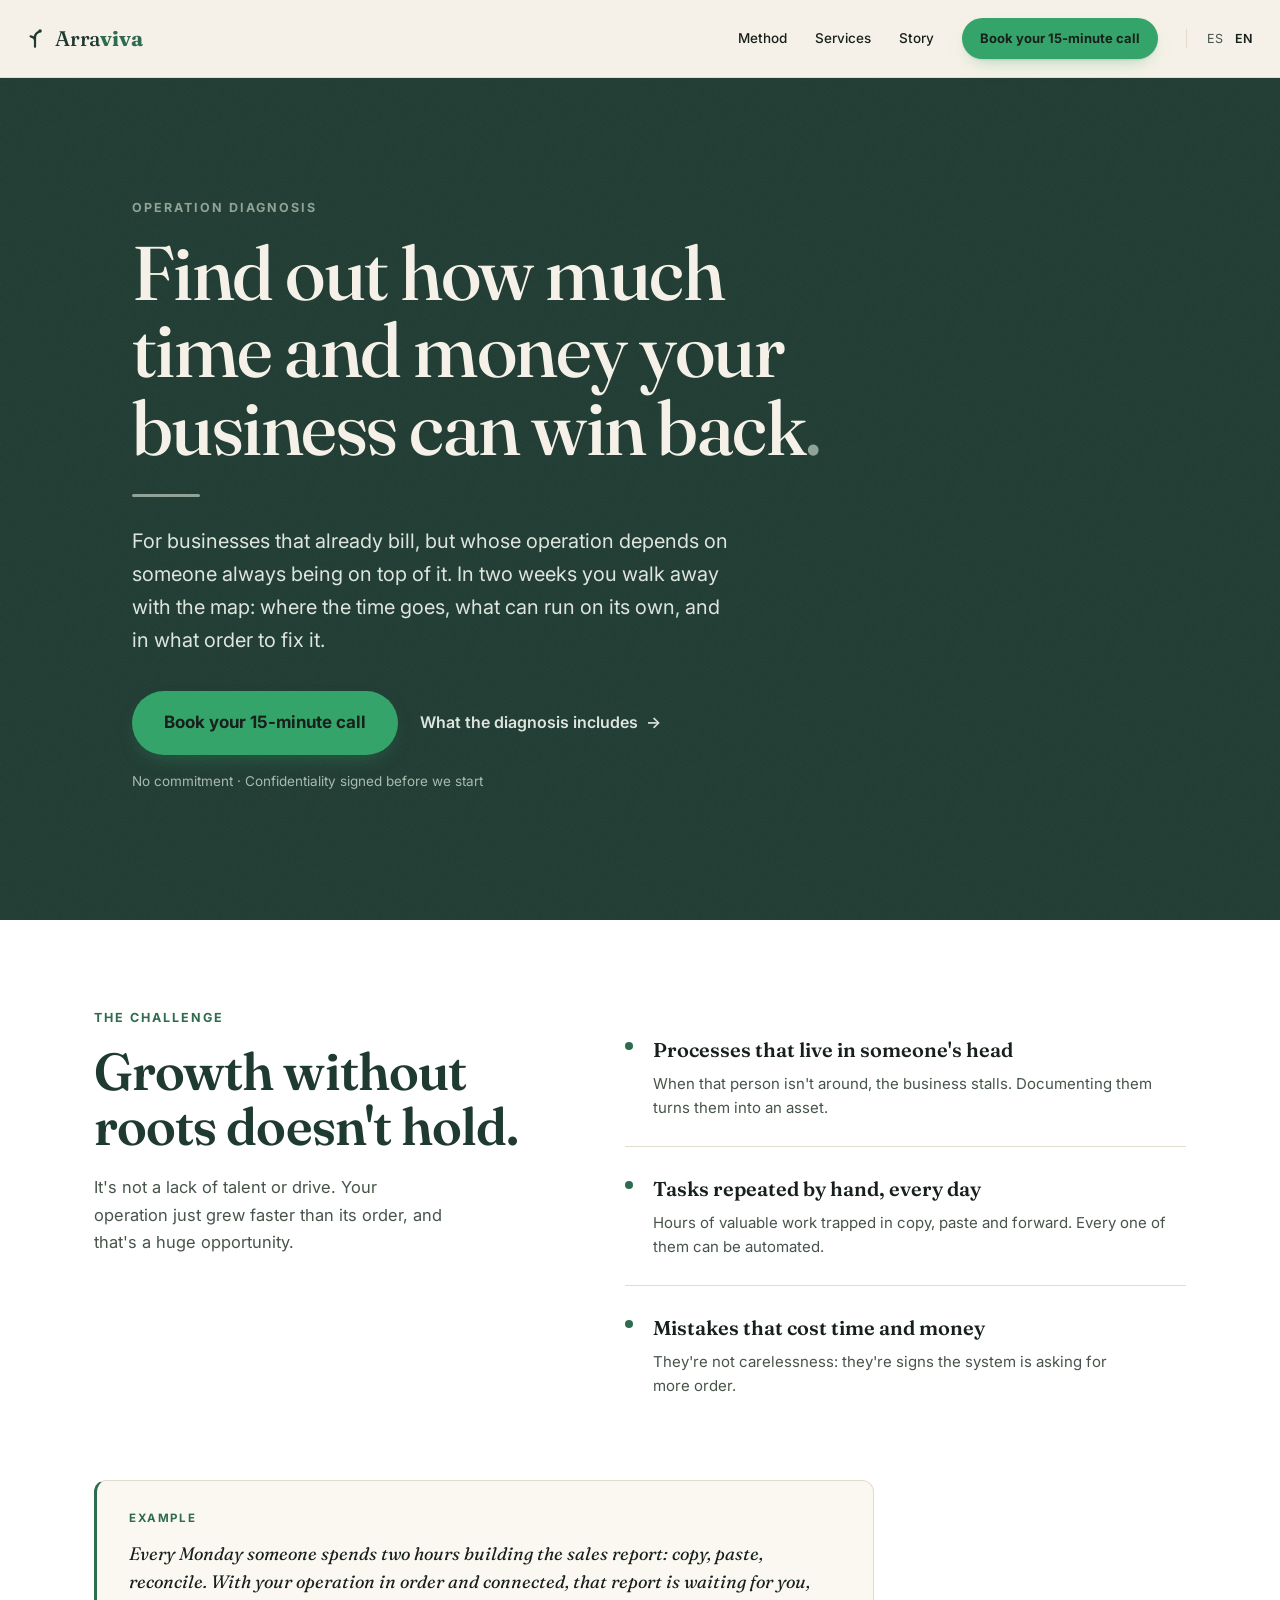
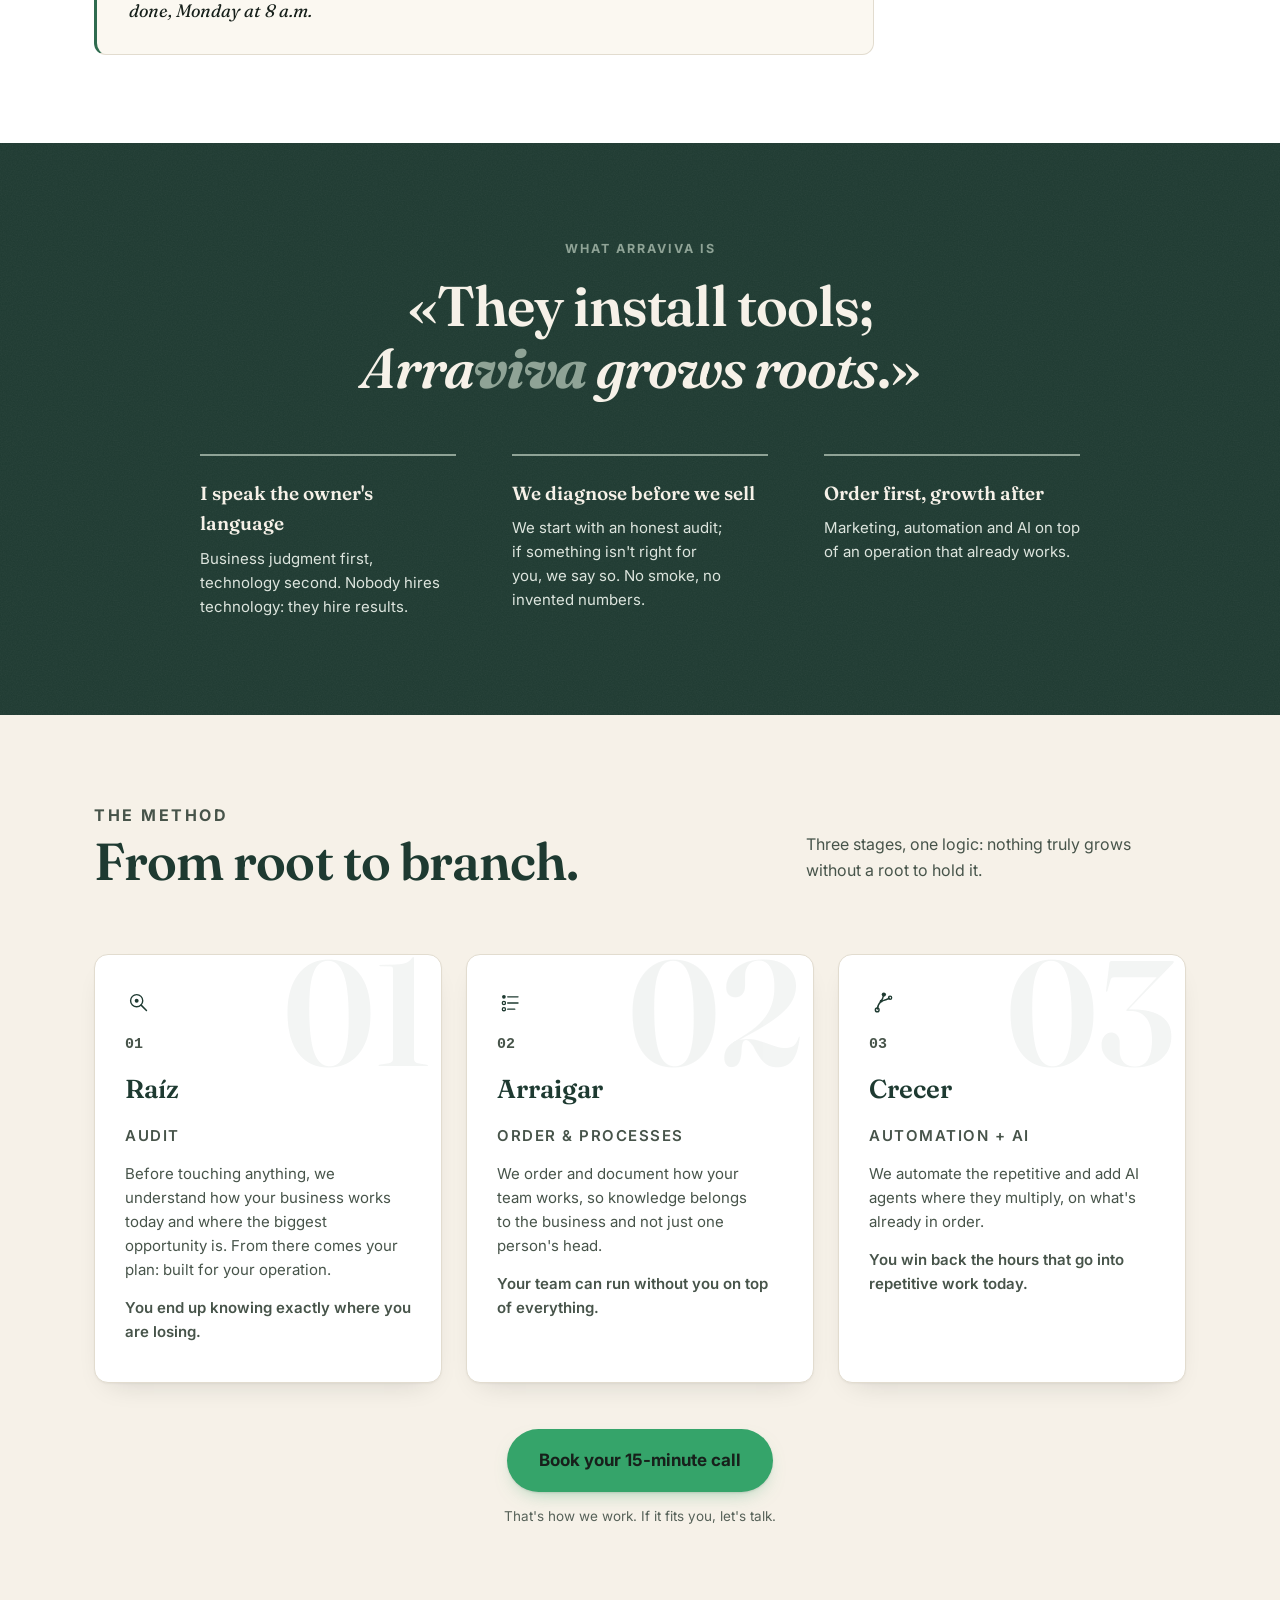
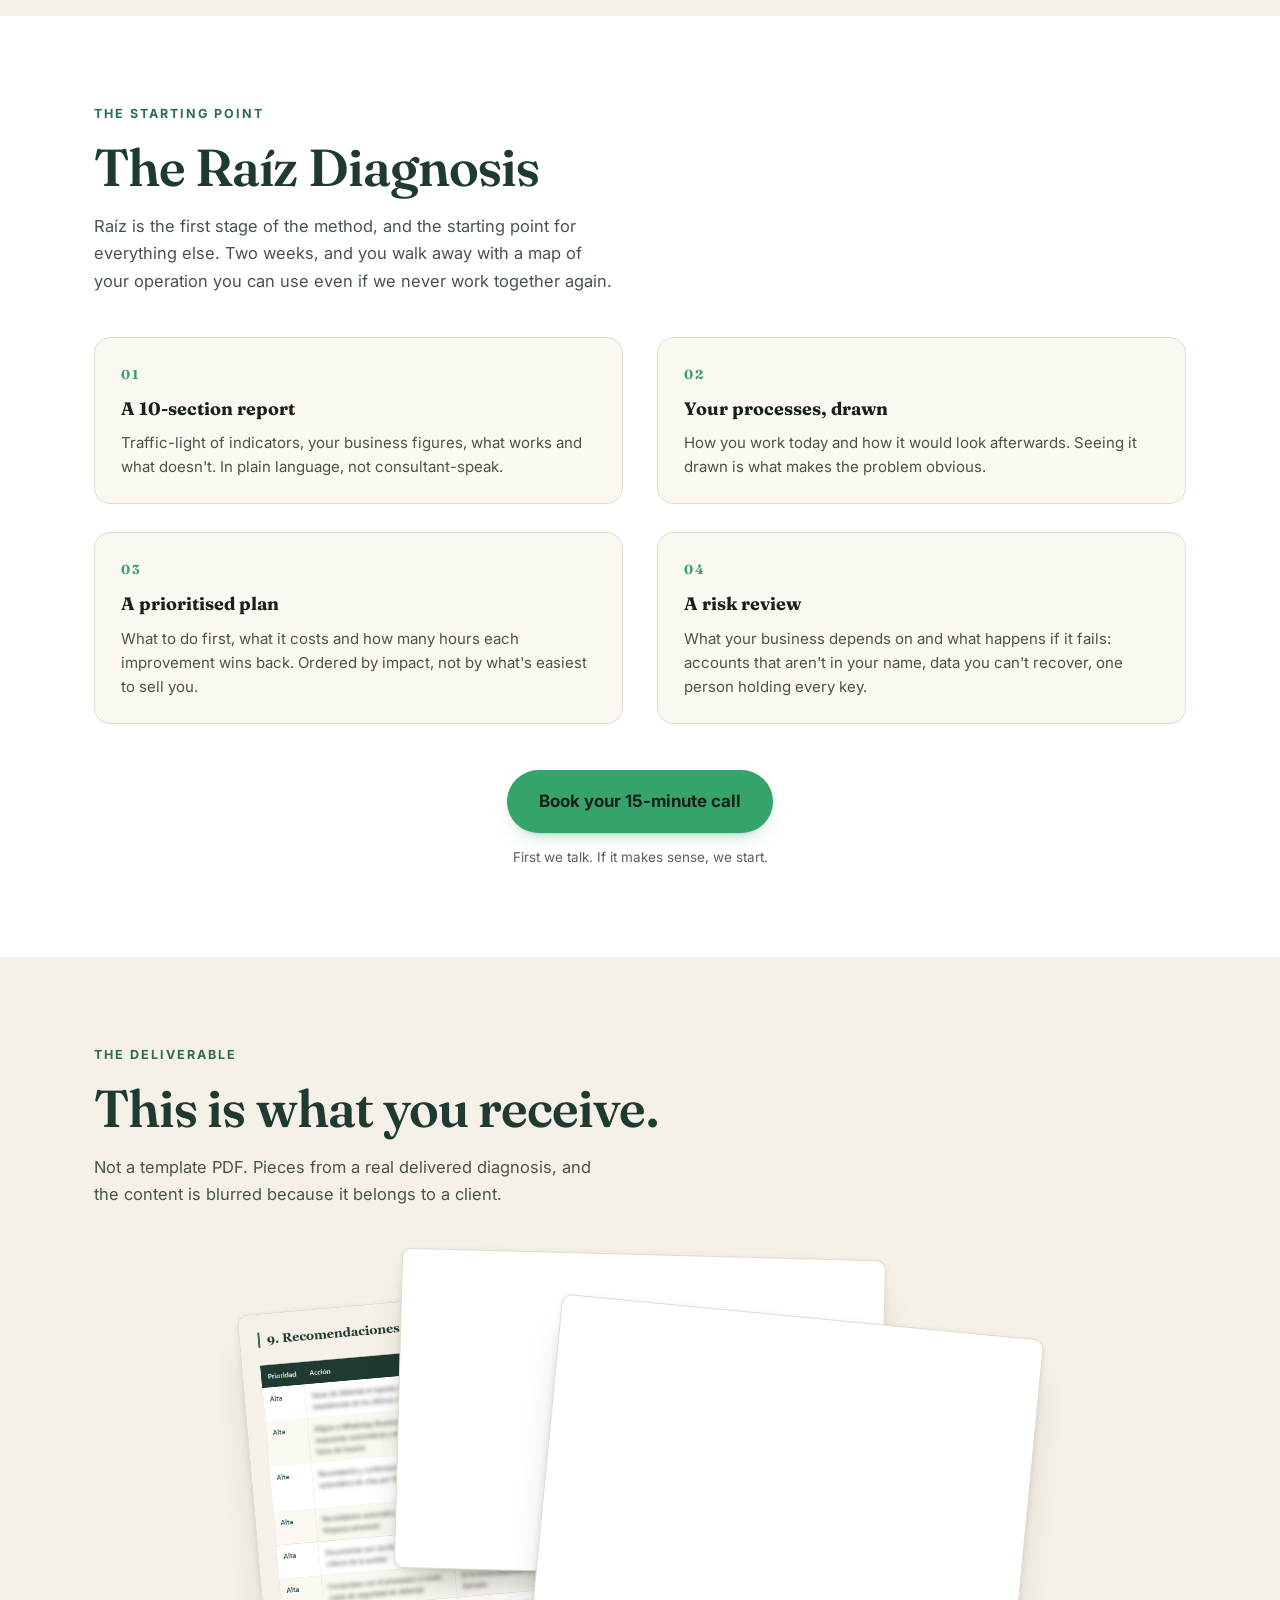
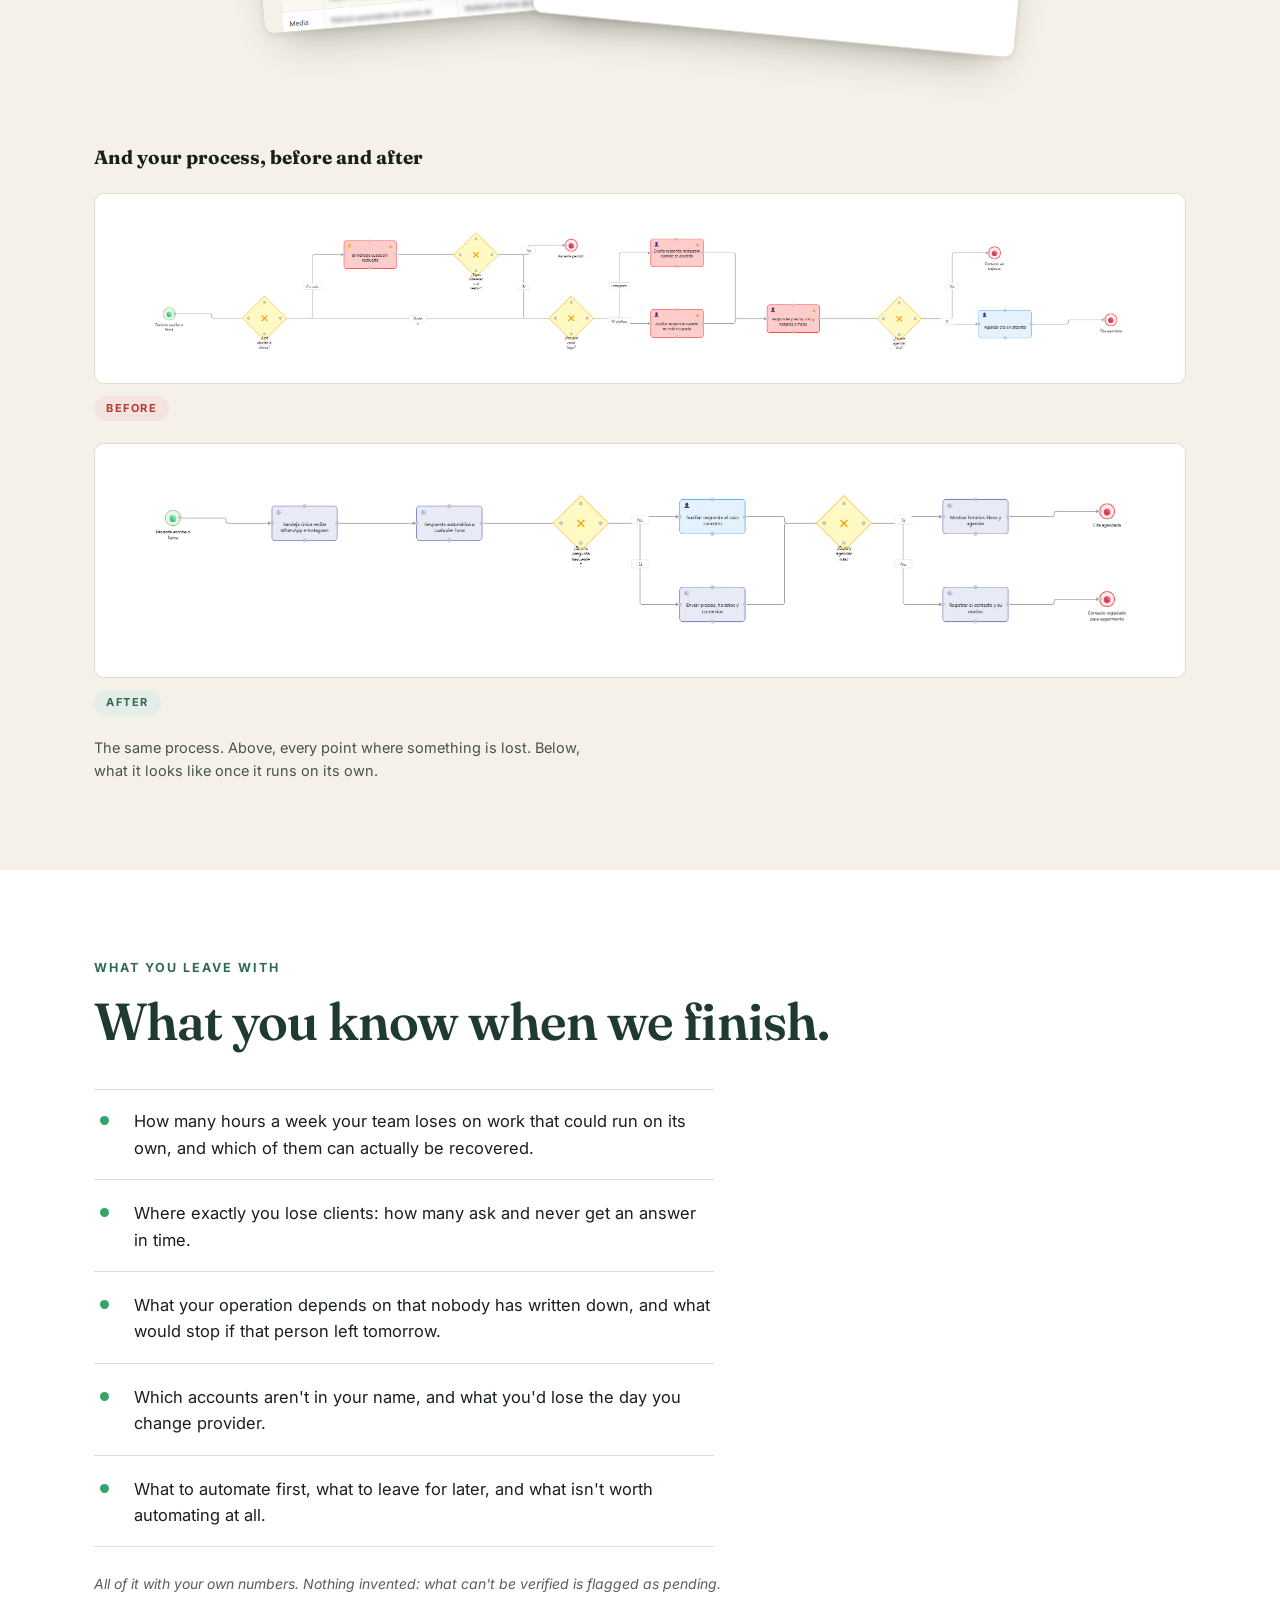
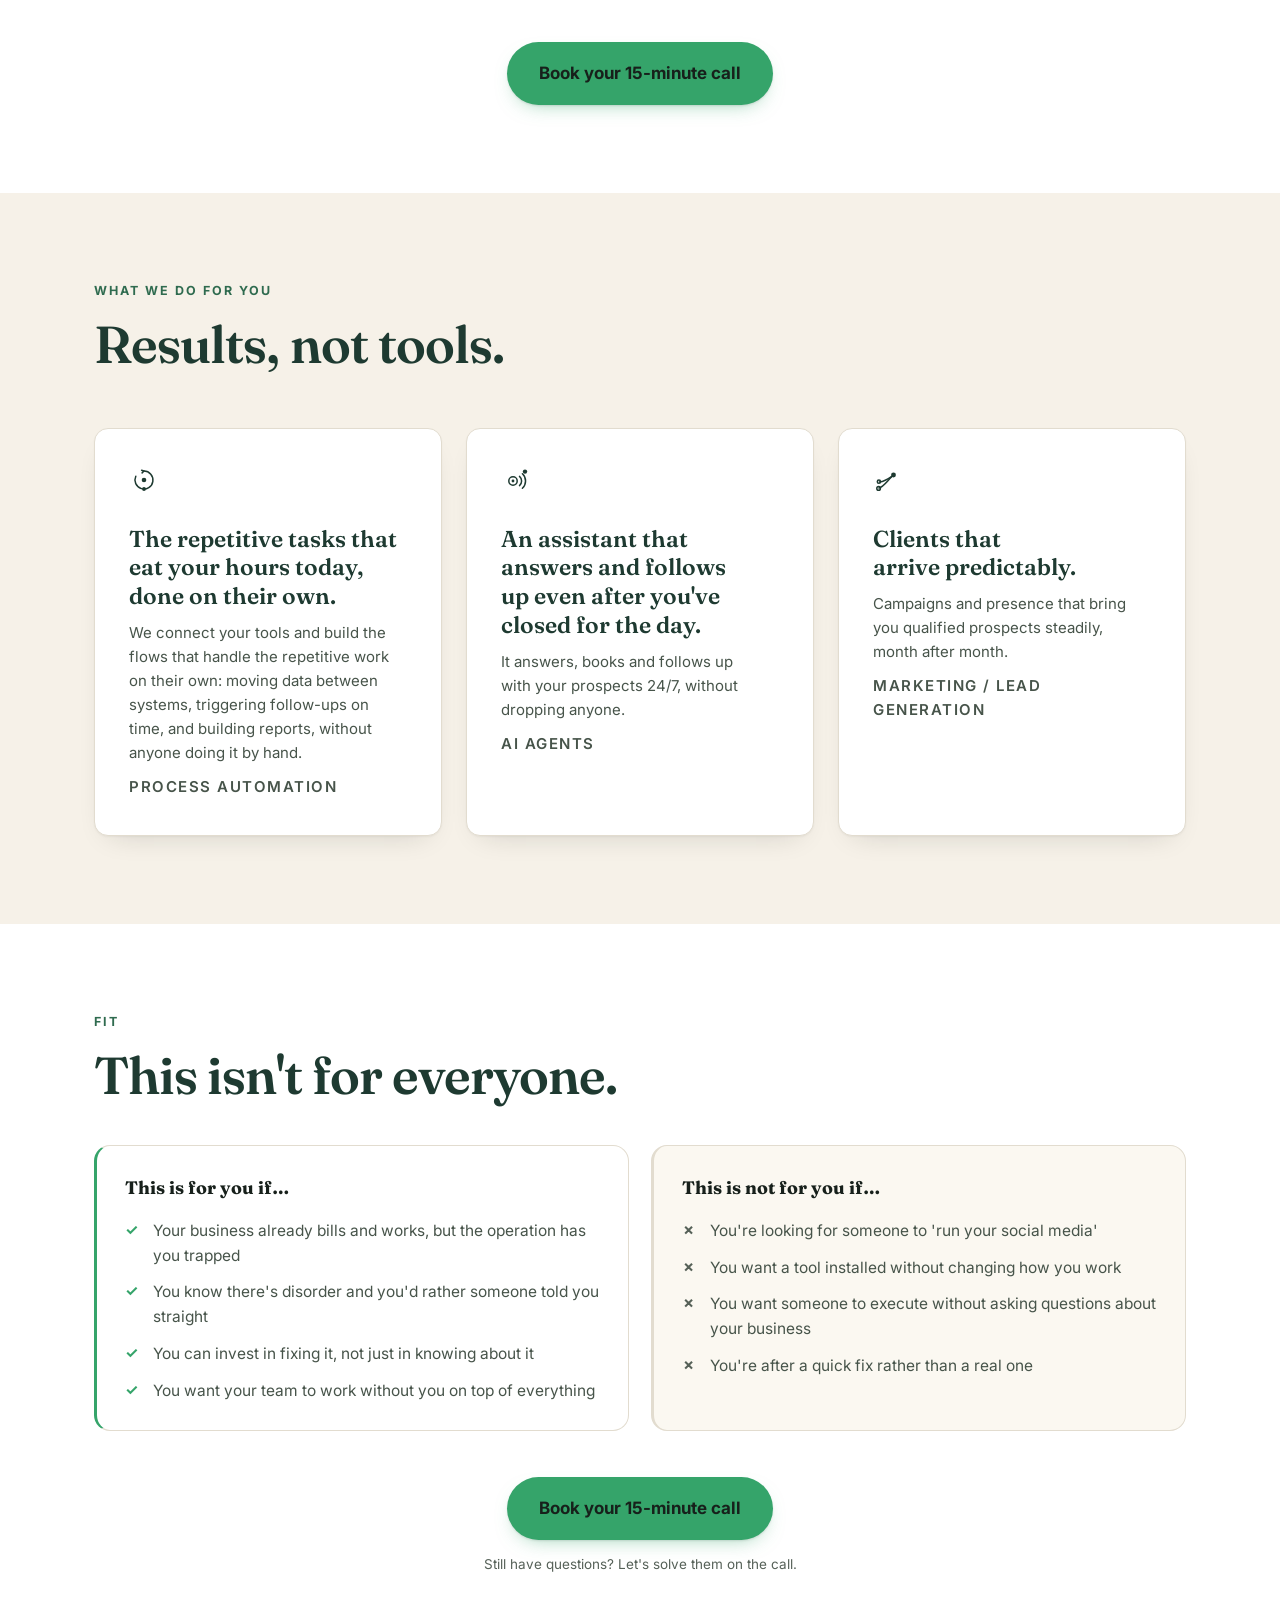
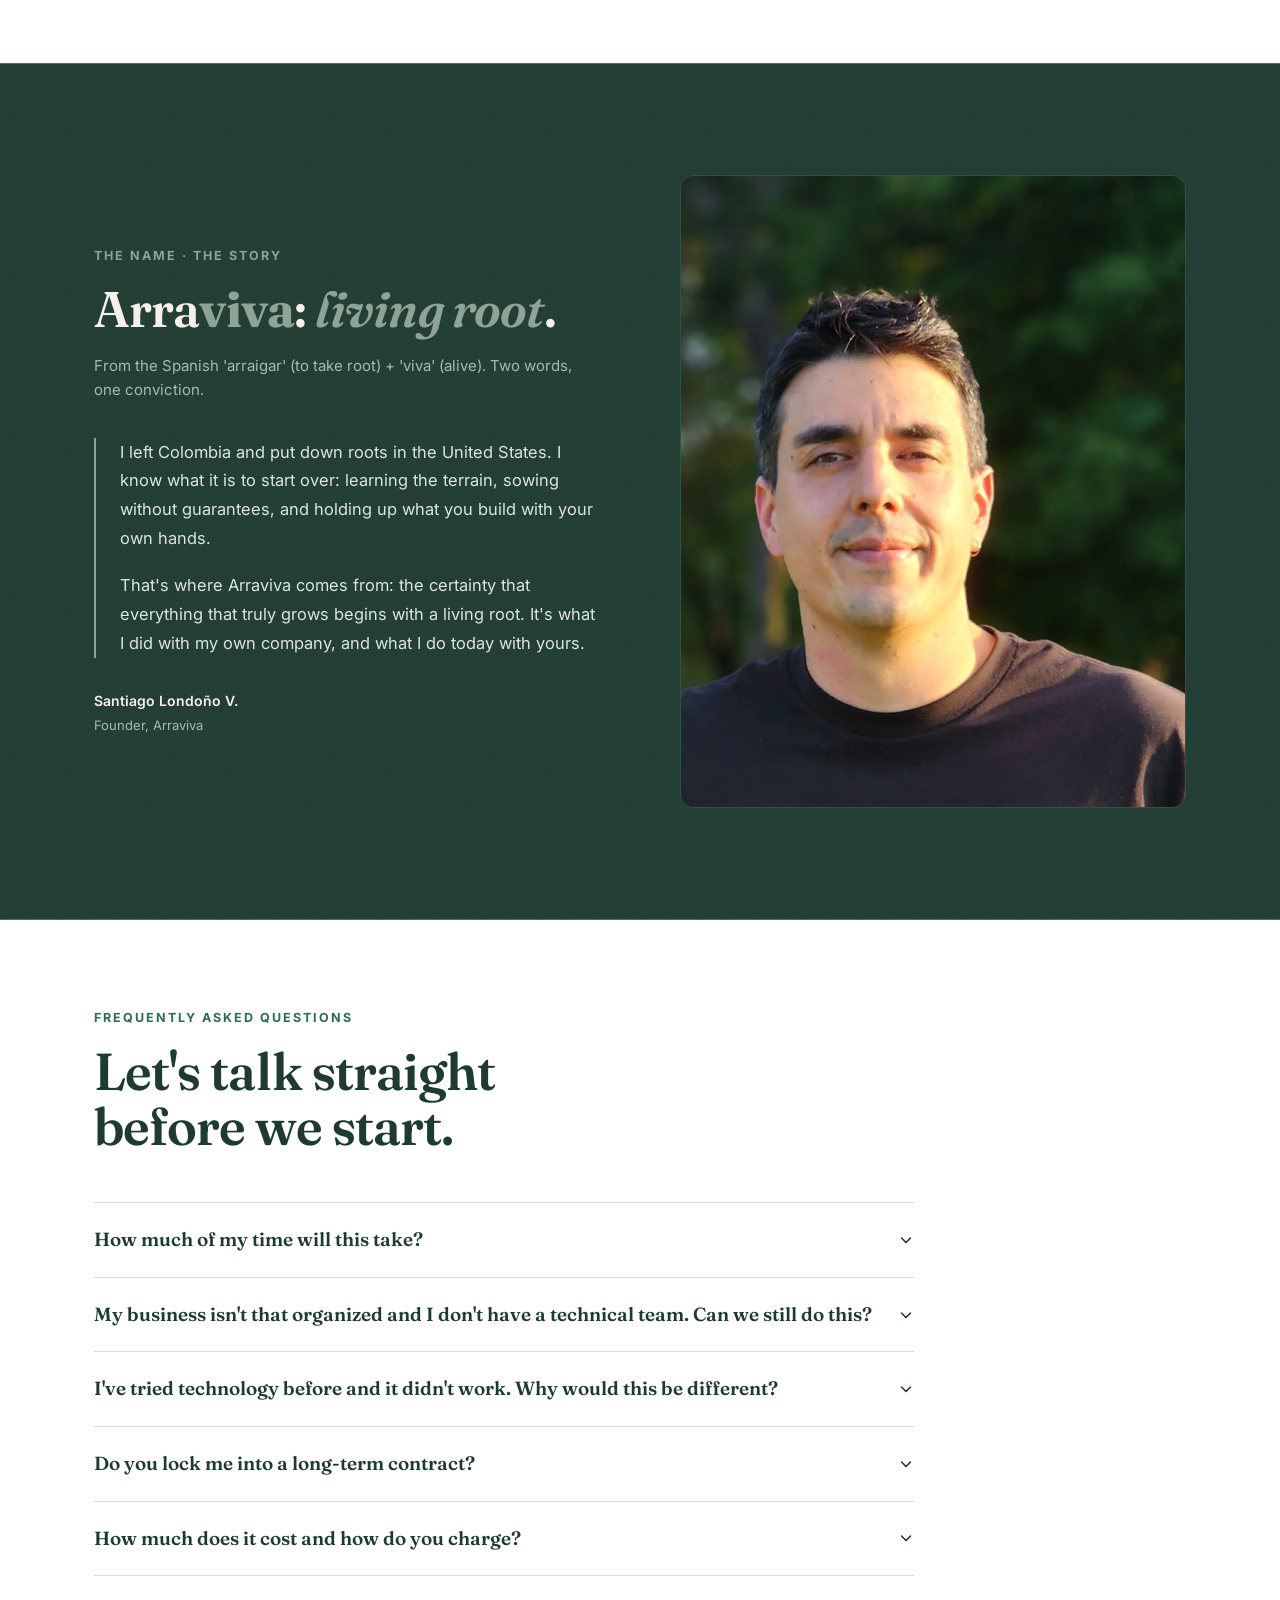
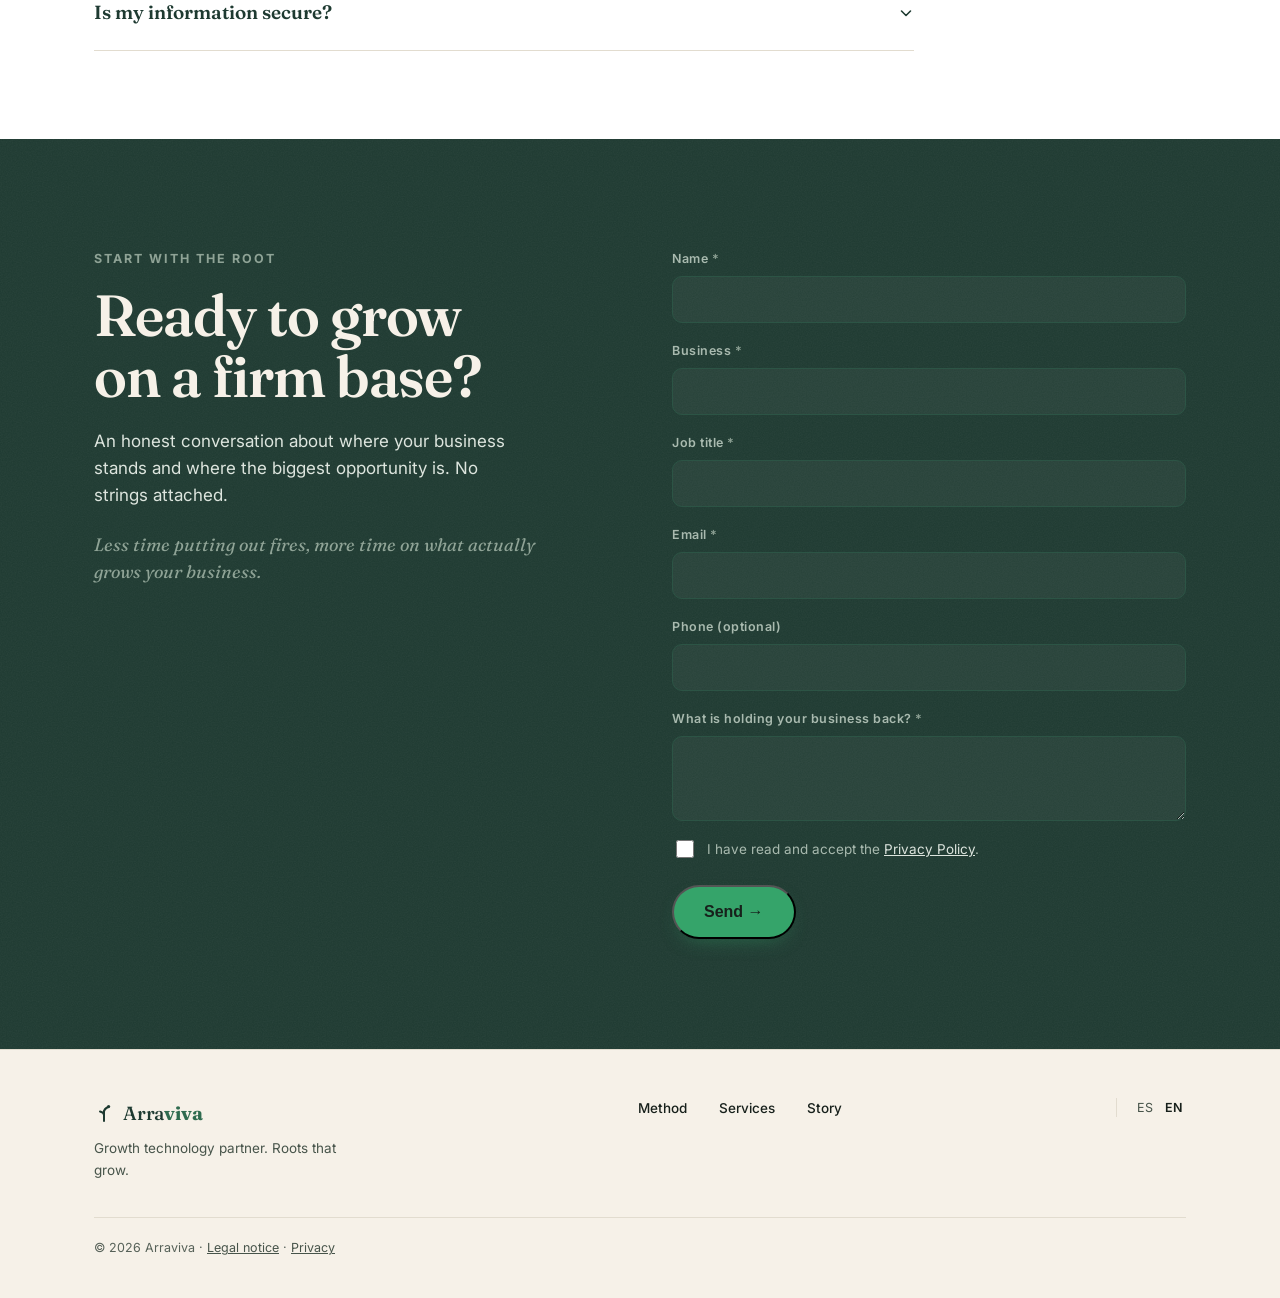
<file: index.html>
<!DOCTYPE html>
<html lang="es">
<head>
  <meta charset="utf-8">
  <meta name="viewport" content="width=device-width, initial-scale=1">

  <!-- SEO básico ------------------------------------------------------------
       El título y la descripción se actualizan también por JS al cambiar de
       idioma (ver script.js). Estos son los valores por defecto (español). -->
  <title>Arraviva · Descubre cuánto tiempo y dinero puede recuperar tu negocio</title>
  <meta name="description" content="Diagnóstico de operación para tu negocio. Descubre dónde se te va el tiempo, qué se puede automatizar y en qué orden arreglarlo. Empieza con una llamada de 15 minutos.">
  <meta name="theme-color" content="#1E3A31">

  <link rel="canonical" href="https://arraviva.com/">
  <link rel="alternate" hreflang="es" href="https://arraviva.com/">
  <link rel="alternate" hreflang="en" href="https://arraviva.com/">
  <link rel="alternate" hreflang="x-default" href="https://arraviva.com/">

  <!-- Favicon: el mismo isotipo de raíz que brota, en SVG inline -->
  <link rel="icon" href="data:image/svg+xml,%3Csvg xmlns='http://www.w3.org/2000/svg' viewBox='0 0 20 20'%3E%3Cpath d='M10 18 V8' stroke='%231E3A31' stroke-width='2' stroke-linecap='round'/%3E%3Cpath d='M10 9 C10 6 12 5 14 4' stroke='%231E3A31' stroke-width='2' stroke-linecap='round'/%3E%3Cpath d='M10 12 C10 10 8 9 6 8.5' stroke='%231E3A31' stroke-width='2' stroke-linecap='round'/%3E%3Ccircle cx='14.6' cy='3.6' r='1.6' fill='%2335A46A'/%3E%3C/svg%3E">

  <!-- Open Graph (previsualización al compartir en redes) -->
  <meta property="og:type" content="website">
  <meta property="og:url" content="https://arraviva.com/">
  <meta property="og:title" content="Descubre cuánto tiempo y dinero puede recuperar tu negocio">
  <meta property="og:description" content="Diagnóstico de operación. Sales sabiendo dónde se te va el tiempo y en qué orden arreglarlo.">
  <!-- Tarjeta de compartir: 1200x630 y por debajo de 100 KB. WhatsApp descarta
       las imágenes pesadas o de proporción rara, y sin width/height muchas
       veces ni siquiera dibuja la tarjeta grande. -->
  <meta property="og:image" content="https://arraviva.com/img/og-arraviva.png">
  <meta property="og:image:width" content="1200">
  <meta property="og:image:height" content="630">
  <meta property="og:image:type" content="image/png">
  <meta property="og:image:alt" content="Arraviva — Descubre cuánto tiempo y cuánto dinero puede recuperar tu negocio">
  <meta property="og:site_name" content="Arraviva">
  <meta property="og:locale" content="es_ES">
  <meta property="og:locale:alternate" content="en_US">
  <meta name="twitter:card" content="summary_large_image">
  <meta name="twitter:image" content="https://arraviva.com/img/og-arraviva.png">

  <!-- Ficha de negocio para Google y los buscadores de IA -->
  <script type="application/ld+json">
  {
    "@context": "https://schema.org",
    "@type": "ProfessionalService",
    "name": "Arraviva",
    "url": "https://arraviva.com/",
    "description": "Diagnóstico de operación y automatización para negocios que quieren ordenar y escalar.",
    "email": "founder@arraviva.com",
    "founder": { "@type": "Person", "name": "Santiago Londoño V." },
    "areaServed": [ { "@type": "Country", "name": "Colombia" }, { "@type": "Country", "name": "United States" } ],
    "availableLanguage": ["es", "en"],
    "slogan": "Raíz que crece"
  }
  </script>

  <!-- PENDIENTE: analítica con Umami autoalojado (sin cookies, sin banner).
       Se descartó Google Analytics para no tener que pedir consentimiento.
       Aquí va el script de Umami cuando esté el contenedor en EasyPanel. -->

  <!-- Tipografías (Fraunces para títulos, Inter para cuerpo) -->
  <link rel="preconnect" href="https://fonts.googleapis.com">
  <link rel="preconnect" href="https://fonts.gstatic.com" crossorigin>
  <link href="https://fonts.googleapis.com/css2?family=Fraunces:ital,opsz,wght@0,9..144,400;0,9..144,500;0,9..144,600;1,9..144,500&family=Inter:wght@400;500;600&display=swap" rel="stylesheet">

  <link rel="stylesheet" href="styles.css">
</head>
<body>

  <!-- =====================================================================
       NAVEGACIÓN
       El logo es un componente sencillo (wordmark + brote) fácil de
       reemplazar más adelante por el logo definitivo.
       ===================================================================== -->
  <header class="nav">
    <a class="brand" href="#top" aria-label="Arraviva, inicio">
      <!-- Símbolo: raíz que brota; la punta ámbar es la "chispa" de crecimiento -->
      <svg width="22" height="22" viewBox="0 0 20 20" fill="none" aria-hidden="true">
        <path d="M10 18 V8" stroke="#1E3A31" stroke-width="2" stroke-linecap="round"/>
        <path d="M10 9 C10 6 12 5 14 4" stroke="#1E3A31" stroke-width="2" stroke-linecap="round"/>
        <path d="M10 12 C10 10 8 9 6 8.5" stroke="#1E3A31" stroke-width="2" stroke-linecap="round"/>
        <circle cx="14.6" cy="3.6" r="1.6" fill="#1E3A31"/>
      </svg>
      <span class="brand__name">Arra<span class="viva">viva</span></span>
    </a>

    <nav class="nav__links" id="navLinks">
      <a class="nav__link" href="#metodo" data-en="Method">Método</a>
      <a class="nav__link" href="#servicios" data-en="Services">Servicios</a>
      <a class="nav__link" href="#historia" data-en="Story">Historia</a>
      <a class="btn btn--primary btn--sm" href="#cta" data-en="Book your 15-minute call">Agenda tu llamada de 15 minutos</a>

      <!-- Selector de idioma: dos botones que activan ES o EN -->
      <div class="lang" role="group" aria-label="Idioma / Language">
        <button type="button" class="lang__btn is-active" data-lang="es">ES</button>
        <button type="button" class="lang__btn" data-lang="en">EN</button>
      </div>
    </nav>

    <!-- Botón hamburguesa (solo visible en móvil) -->
    <button type="button" class="nav__toggle" id="navToggle" aria-label="Abrir menú" aria-expanded="false" aria-controls="navLinks">
      <span></span><span></span><span></span>
    </button>
  </header>

  <main id="top">

    <!-- =====================================================================
         HERO
         ===================================================================== -->
    <section class="hero section--dark">
      <div class="hero__grid">
        <div class="hero__copy reveal">
          <p class="kicker" data-en="Operation diagnosis">Diagnóstico de operación</p>
          <h1 class="hero__title" data-en="Find out how much time and money your business can win back<span class='hero__accent'>.</span>">Descubre cuánto tiempo y cuánto dinero puede recuperar tu negocio<span class="hero__accent">.</span></h1>
          <p class="hero__sub" data-en="For businesses that already bill, but whose operation depends on someone always being on top of it. In two weeks you walk away with the map: where the time goes, what can run on its own, and in what order to fix it.">Para negocios que ya facturan, pero cuya operación depende de que alguien esté siempre encima. En dos semanas sales con el mapa: dónde se va el tiempo, qué puede funcionar solo y en qué orden arreglarlo.</p>
          <div class="hero__actions">
            <a class="btn btn--primary" href="#cta" data-en="Book your 15-minute call">Agenda tu llamada de 15 minutos</a>
            <a class="btn--ghost" href="#diagnostico" data-en="What the diagnosis includes <span class='arrow'>&rarr;</span>">Qué incluye el diagnóstico <span class="arrow">&rarr;</span></a>
          </div>
          <p class="hero__micro" data-en="No commitment · Confidentiality signed before we start">Sin compromiso · Confidencialidad firmada antes de empezar</p>
        </div>

      </div>
    </section>


    <!-- =====================================================================
         EL PROBLEMA
         ===================================================================== -->
    <section class="section section--white">
      <div class="container">
        <div class="problema__grid">
          <div class="reveal">
            <p class="kicker" data-en="The challenge">El problema</p>
            <h2 class="section-title" data-en="Growth without roots doesn't hold.">El crecimiento sin raíz no se sostiene.</h2>
            <p class="lead" style="margin-top:20px;max-width:36ch" data-en="It's not a lack of talent or drive. Your operation just grew faster than its order, and that's a huge opportunity.">No es falta de talento ni de ganas. Es que la operación creció más rápido que el orden, y ahí hay una oportunidad enorme.</p>
          </div>

          <div class="problema__list reveal">
            <div class="problema__item">
              <span class="dot dot--tierra"></span>
              <div>
                <h3 data-en="Processes that live in someone's head">Procesos que viven en la cabeza de alguien</h3>
                <p data-en="When that person isn't around, the business stalls. Documenting them turns them into an asset.">Cuando esa persona no está, el negocio se frena. Documentarlos los convierte en un activo.</p>
              </div>
            </div>
            <div class="problema__item">
              <span class="dot dot--luz"></span>
              <div>
                <h3 data-en="Tasks repeated by hand, every day">Tareas repetidas a mano, todos los días</h3>
                <p data-en="Hours of valuable work trapped in copy, paste and forward. Every one of them can be automated.">Horas de trabajo valioso atrapadas en copiar, pegar y reenviar. Cada una es automatizable.</p>
              </div>
            </div>
            <div class="problema__item">
              <span class="dot dot--savia"></span>
              <div>
                <h3 data-en="Mistakes that cost time and money">Errores que cuestan tiempo y dinero</h3>
                <p data-en="They're not carelessness: they're signs the system is asking for more order.">No son descuidos: son señales de que el sistema pide más orden.</p>
              </div>
            </div>
          </div>
        </div>

        <!-- Mini-escena ilustrativa (ejemplo, no testimonio) -->
        <div class="problema__example reveal">
          <span class="problema__example-label" data-en="Example">Ejemplo</span>
          <p data-en="Every Monday someone spends two hours building the sales report: copy, paste, reconcile. With your operation in order and connected, that report is waiting for you, done, Monday at 8 a.m.">Cada lunes alguien dedica dos horas a armar el reporte de ventas: copiar, pegar, cuadrar. Con la operación ordenada y conectada, ese reporte te está esperando hecho el lunes a las 8 de la mañana.</p>
        </div>
      </div>
    </section>

    <!-- =====================================================================
         QUÉ ES ARRAVIVA (frase-manifiesto)
         ===================================================================== -->
    <section class="quote section--dark wipe">
      <div class="container">
        <p class="kicker" data-en="What Arraviva is">Qué es Arraviva</p>
        <!-- data-en-html porque la frase incluye cursiva (<em>) y el resalte de "viva" -->
        <p class="quote__big reveal"
           data-en-html="&laquo;They install tools; <em>Arra<span class='viva'>viva</span> grows roots</em>.&raquo;">&laquo;Ellos instalan herramientas; <em>Arra<span class="viva">viva</span> echa raíces</em>.&raquo;</p>
        <div class="quote__cols quote__cols--tres reveal">
          <div class="quote__col">
            <h3 data-en="I speak the owner's language">Hablo el idioma del dueño</h3>
            <p data-en="Business judgment first, technology second. Nobody hires technology: they hire results.">Criterio de negocio primero, tecnología después. Nadie contrata tecnología: contrata resultados.</p>
          </div>
          <div class="quote__col quote__col--savia">
            <h3 data-en="We diagnose before we sell">Diagnosticamos antes de vender</h3>
            <p data-en="We start with an honest audit; if something isn't right for you, we say so. No smoke, no invented numbers.">Empezamos con una auditoría honesta; si algo no te conviene, te lo decimos. Nada de humo ni cifras inventadas.</p>
          </div>
          <div class="quote__col">
            <h3 data-en="Order first, growth after">Ordenamos primero, crecemos después</h3>
            <p data-en="Marketing, automation and AI on top of an operation that already works.">Marketing, automatización e IA sobre una operación que ya funciona.</p>
          </div>
        </div>
      </div>
    </section>

    <!-- =====================================================================
         MÉTODO — Raíz → Arraigar → Crecer
         ===================================================================== -->
    <section class="section section--cream" id="metodo">
      <div class="container">
        <div class="metodo__head reveal">
          <div>
            <p class="kicker" data-en="The method">El método</p>
            <h2 class="section-title" data-en="From root to branch.">De la raíz a la rama.</h2>
          </div>
          <p data-en="Three stages, one logic: nothing truly grows without a root to hold it.">Tres etapas, una sola lógica: nada crece de verdad sin una raíz que lo sostenga.</p>
        </div>

        <div class="metodo__steps reveal">
          <div class="step step--1">
            <span class="step__ghost" aria-hidden="true">01</span>
            <!-- Raíz: una lente que examina (diagnóstico / análisis del negocio) -->
            <svg class="step__icon" width="28" height="28" viewBox="0 0 30 30" fill="none" aria-hidden="true"><circle cx="12.5" cy="12.5" r="6.5" stroke="#1E3A31" stroke-width="1.5"/><path d="M17.3 17.3 L23 23" stroke="#1E3A31" stroke-width="1.6" stroke-linecap="round"/><circle cx="12.5" cy="12.5" r="2.1" fill="#1E3A31"/></svg>
            <p class="step__num">01</p>
            <h3 class="step__name" data-en="Raíz">Raíz</h3>
            <p class="step__tag step__tag--tierra" data-en="Audit">Diagnóstico</p>
            <p data-en="Before touching anything, we understand how your business works today and where the biggest opportunity is. From there comes your plan: built for your operation.">Antes de tocar nada, entendemos cómo funciona tu negocio hoy y dónde está la oportunidad más grande. De ahí sale tu plan: hecho para tu operación.</p>
            <p class="step__gana" data-en="You end up knowing exactly where you are losing.">Sales sabiendo exactamente dónde estás perdiendo.</p>
          </div>
          <div class="step step--2">
            <span class="step__ghost" aria-hidden="true">02</span>
            <!-- Arraigar: pasos ordenados y documentados (orden y procesos / SOPs) -->
            <svg class="step__icon" width="28" height="28" viewBox="0 0 30 30" fill="none" aria-hidden="true"><circle cx="7.4" cy="8.4" r="2" fill="#1E3A31"/><path d="M11.5 8.4 H22.5" stroke="#1E3A31" stroke-width="1.5" stroke-linecap="round"/><circle cx="7.4" cy="15" r="1.7" stroke="#1E3A31" stroke-width="1.4"/><path d="M11.5 15 H22.5" stroke="#1E3A31" stroke-width="1.5" stroke-linecap="round"/><circle cx="7.4" cy="21.6" r="1.7" stroke="#1E3A31" stroke-width="1.4"/><path d="M11.5 21.6 H19" stroke="#1E3A31" stroke-width="1.5" stroke-linecap="round"/></svg>
            <p class="step__num">02</p>
            <h3 class="step__name" data-en="Arraigar">Arraigar</h3>
            <p class="step__tag step__tag--luz" data-en="Order &amp; processes">Orden y procesos</p>
            <p data-en="We order and document how your team works, so knowledge belongs to the business and not just one person's head.">Ordenamos y documentamos cómo trabaja tu equipo, para que el conocimiento sea del negocio y no viva en la cabeza de una sola persona.</p>
            <p class="step__gana" data-en="Your team can run without you on top of everything.">Tu equipo puede funcionar sin que estés encima.</p>
          </div>
          <div class="step step--3">
            <span class="step__ghost" aria-hidden="true">03</span>
            <!-- Crecer: un nodo base que se ramifica y escala (automatización + IA) -->
            <svg class="step__icon" width="28" height="28" viewBox="0 0 30 30" fill="none" aria-hidden="true"><path d="M9 21.5 C9 17.5 11 15 13 13" stroke="#1E3A31" stroke-width="1.5" stroke-linecap="round"/><path d="M13 13 C14.6 11 15.2 8.8 15.6 6.6" stroke="#1E3A31" stroke-width="1.5" stroke-linecap="round"/><path d="M13 13 C16 12.2 19 11.6 22 9.8" stroke="#1E3A31" stroke-width="1.5" stroke-linecap="round"/><circle cx="8.8" cy="22.4" r="2" stroke="#1E3A31" stroke-width="1.5"/><circle cx="13" cy="13" r="1.5" fill="#1E3A31"/><circle cx="22.6" cy="9.4" r="1.7" stroke="#1E3A31" stroke-width="1.4"/><circle cx="15.9" cy="6" r="2.3" fill="#1E3A31"/></svg>
            <p class="step__num">03</p>
            <h3 class="step__name" data-en="Crecer">Crecer</h3>
            <p class="step__tag step__tag--savia" data-en="Automation + AI">Automatización + IA</p>
            <p data-en="We automate the repetitive and add AI agents where they multiply, on what's already in order.">Automatizamos lo repetitivo y sumamos agentes de IA donde multiplican, sobre lo ya ordenado.</p>
            <p class="step__gana" data-en="You win back the hours that go into repetitive work today.">Recuperas las horas que hoy se van en tareas repetidas.</p>
          </div>
        </div>

        <div class="seccion-cta reveal">
          <a class="btn btn--primary" href="#cta" data-en="Book your 15-minute call">Agenda tu llamada de 15 minutos</a>
          <p class="seccion-cta__micro" data-en="That's how we work. If it fits you, let's talk.">Así trabajamos. Si te encaja, hablemos.</p>
        </div>
      </div>
    </section>

    <!-- =====================================================================
         EL DIAGNÓSTICO — el producto de entrada, con su value stack
         ===================================================================== -->
    <section class="section section--white" id="diagnostico">
      <div class="container">
        <p class="kicker reveal" data-en="The starting point">El punto de partida</p>
        <h2 class="section-title reveal" style="max-width:24ch" data-en="The Raíz Diagnosis">El Diagnóstico Raíz</h2>
        <p class="lead reveal" style="max-width:52ch;margin-top:18px" data-en="Raíz is the first stage of the method, and the starting point for everything else. Two weeks, and you walk away with a map of your operation you can use even if we never work together again.">Raíz es la primera etapa del método, y el punto de partida de todo lo demás. Dos semanas, y sales con un mapa de tu operación que puedes usar aunque no sigas conmigo.</p>

        <div class="diag__grid">
          <div class="diag__item reveal">
            <span class="diag__num" aria-hidden="true">01</span>
            <h3 data-en="A 10-section report">Un informe de 10 secciones</h3>
            <p data-en="Traffic-light of indicators, your business figures, what works and what doesn't. In plain language, not consultant-speak.">Semáforo de indicadores, los números de tu negocio, qué funciona y qué no. En lenguaje claro, no de consultor.</p>
          </div>
          <div class="diag__item reveal">
            <span class="diag__num" aria-hidden="true">02</span>
            <h3 data-en="Your processes, drawn">Tus procesos, dibujados</h3>
            <p data-en="How you work today and how it would look afterwards. Seeing it drawn is what makes the problem obvious.">Cómo trabajas hoy y cómo quedaría después. Verlo dibujado es lo que hace evidente el problema.</p>
          </div>
          <div class="diag__item reveal">
            <span class="diag__num" aria-hidden="true">03</span>
            <h3 data-en="A prioritised plan">Un plan priorizado</h3>
            <p data-en="What to do first, what it costs and how many hours each improvement wins back. Ordered by impact, not by what's easiest to sell you.">Qué hacer primero, cuánto cuesta y cuántas horas recupera cada mejora. Ordenado por impacto, no por lo que sea más fácil venderte.</p>
          </div>
          <div class="diag__item reveal">
            <span class="diag__num" aria-hidden="true">04</span>
            <h3 data-en="A risk review">Una revisión de riesgos</h3>
            <p data-en="What your business depends on and what happens if it fails: accounts that aren't in your name, data you can't recover, one person holding every key.">De qué depende tu negocio y qué pasa si algo falla: cuentas que no están a tu nombre, datos que no puedes recuperar, una sola persona con todas las llaves.</p>
          </div>
        </div>

        <div class="seccion-cta reveal">
          <a class="btn btn--primary" href="#cta" data-en="Book your 15-minute call">Agenda tu llamada de 15 minutos</a>
          <p class="seccion-cta__micro" data-en="First we talk. If it makes sense, we start.">Primero hablamos. Si tiene sentido, empezamos.</p>
        </div>
      </div>
    </section>

    <!-- =====================================================================
         ASÍ SE VE EL INFORME
         Piezas reales de un diagnóstico entregado. El contenido va difuminado
         a propósito: es información confidencial de un cliente. Se enseña la
         estructura y la profundidad, no sus hallazgos.
         ===================================================================== -->
    <section class="section section--cream" id="informe">
      <div class="container">
        <p class="kicker reveal" data-en="The deliverable">El entregable</p>
        <h2 class="section-title reveal" style="max-width:20ch" data-en="This is what you receive.">Esto es lo que recibes.</h2>
        <p class="lead reveal" style="max-width:50ch;margin-top:18px" data-en="Not a template PDF. Pieces from a real delivered diagnosis, and the content is blurred because it belongs to a client.">No es un PDF de plantilla. Son piezas de un diagnóstico real entregado, y el contenido va difuminado porque es de un cliente.</p>

        <div class="informe__abanico reveal">
          <img class="informe__hoja informe__hoja--1" src="img/informe-mejoras.png" alt="Tabla de mejoras priorizadas del informe" loading="lazy" decoding="async" width="1470" height="1725">
          <img class="informe__hoja informe__hoja--2" src="img/informe-horas.png" alt="Resumen de horas recuperadas del informe" loading="lazy" decoding="async" width="1470" height="1320">
          <img class="informe__hoja informe__hoja--3" src="img/informe-semaforo.png" alt="Semáforo de indicadores del informe" loading="lazy" decoding="async" width="1470" height="1050">
        </div>

        <div class="informe__bpmn reveal">
          <h3 class="informe__bpmn-title" data-en="And your process, before and after">Y tu proceso, antes y después</h3>
          <div class="informe__bpmn-par">
            <figure class="informe__bpmn-fig">
              <img src="img/informe-bpmn-antes.png" alt="Diagrama del proceso actual, antes del diagnóstico" loading="lazy" decoding="async">
              <figcaption><span class="etiqueta etiqueta--antes" data-en="Before">Antes</span></figcaption>
            </figure>
            <figure class="informe__bpmn-fig">
              <img src="img/informe-bpmn-despues.png" alt="Diagrama del proceso propuesto, después del diagnóstico" loading="lazy" decoding="async">
              <figcaption><span class="etiqueta etiqueta--despues" data-en="After">Después</span></figcaption>
            </figure>
          </div>
          <p class="informe__pie" data-en="The same process. Above, every point where something is lost. Below, what it looks like once it runs on its own.">El mismo proceso. Arriba, cada punto donde se pierde algo. Abajo, cómo queda cuando funciona solo.</p>
        </div>
      </div>
    </section>

    <!-- =====================================================================
         CON QUÉ SALES DE AQUÍ
         Prueba por resultado del propio diagnóstico — no por caso de cliente.
         Es una promesa sobre el trabajo propio, no sobre cifras ajenas.
         ===================================================================== -->
    <section class="section section--white" id="resultado">
      <div class="container">
        <p class="kicker reveal" data-en="What you leave with">Con qué sales</p>
        <h2 class="section-title reveal" style="max-width:22ch" data-en="What you know when we finish.">Lo que sabes cuando terminamos.</h2>

        <ul class="sales__lista reveal">
          <li data-en="How many hours a week your team loses on work that could run on its own, and which of them can actually be recovered.">Cuántas horas a la semana pierde tu equipo en trabajo que podría hacerse solo, y cuáles de ellas se pueden recuperar de verdad.</li>
          <li data-en="Where exactly you lose clients: how many ask and never get an answer in time.">En qué punto exacto pierdes clientes: cuántos preguntan y nunca reciben respuesta a tiempo.</li>
          <li data-en="What your operation depends on that nobody has written down, and what would stop if that person left tomorrow.">De qué depende tu operación que nadie ha escrito, y qué se detendría si esa persona se fuera mañana.</li>
          <li data-en="Which accounts aren't in your name, and what you'd lose the day you change provider.">Qué cuentas no están a tu nombre, y qué perderías el día que cambies de proveedor.</li>
          <li data-en="What to automate first, what to leave for later, and what isn't worth automating at all.">Qué automatizar primero, qué dejar para después, y qué no vale la pena automatizar.</li>
        </ul>

        <p class="sales__nota reveal" data-en="All of it with your own numbers. Nothing invented: what can't be verified is flagged as pending.">Todo con tus propios números. Nada inventado: lo que no se puede verificar queda señalado como pendiente.</p>

        <div class="seccion-cta reveal">
          <a class="btn btn--primary" href="#cta" data-en="Book your 15-minute call">Agenda tu llamada de 15 minutos</a>
        </div>
      </div>
    </section>

    <!-- =====================================================================
         SERVICIOS
         ===================================================================== -->
    <section class="section section--cream" id="servicios">
      <div class="container">
        <p class="kicker reveal" data-en="What we do for you">Qué hacemos por ti</p>
        <h2 class="section-title reveal" style="max-width:22ch" data-en="Results, not tools.">Resultados, no herramientas.</h2>

        <div class="servicios__grid">
          <div class="card reveal">
            <!-- Automatización: flecha circular (ciclo que se repite solo) con un nodo
                 girando en el aro y la chispa ámbar como núcleo del proceso -->
            <svg width="30" height="30" viewBox="0 0 30 30" fill="none" aria-hidden="true"><path d="M15 6 A9 9 0 1 1 6.8 11.2" stroke="#1E3A31" stroke-width="1.5" stroke-linecap="round"/><path d="M12.6 5.3 L15 6 L13.1 7.9" stroke="#1E3A31" stroke-width="1.5" stroke-linecap="round" stroke-linejoin="round"/><circle cx="15" cy="24" r="1.9" fill="#1E3A31"/><circle cx="15" cy="15" r="2.3" fill="#1E3A31"/></svg>
            <h3 data-en="The repetitive tasks that eat your hours today, done on their own.">Las tareas repetitivas que hoy te comen horas, hechas solas.</h3>
            <p data-en="We connect your tools and build the flows that handle the repetitive work on their own: moving data between systems, triggering follow-ups on time, and building reports, without anyone doing it by hand.">Conectamos tus herramientas y montamos los flujos que hacen solo el trabajo repetitivo: mover datos entre sistemas, disparar seguimientos a tiempo y armar reportes, sin que nadie tenga que hacerlo a mano.</p>
            <p class="card__tag" data-en="Process automation">Automatización de procesos</p>
          </div>

          <div class="card reveal">
            <!-- Agente de IA: un núcleo inteligente que emite señales / responde 24/7 -->
            <svg width="30" height="30" viewBox="0 0 30 30" fill="none" aria-hidden="true"><circle cx="12" cy="16" r="4.2" stroke="#1E3A31" stroke-width="1.5"/><circle cx="12" cy="16" r="1.4" fill="#1E3A31"/><path d="M18.5 11.4 C21.3 13.8 21.3 18.2 18.5 20.6" stroke="#1E3A31" stroke-width="1.5" stroke-linecap="round"/><path d="M21.4 8.8 C25.6 12.4 25.6 19.6 21.4 23.2" stroke="#1E3A31" stroke-width="1.5" stroke-linecap="round"/><circle cx="24" cy="6.6" r="2.2" fill="#1E3A31"/></svg>
            <h3 data-en="An assistant that answers and follows up even after you've closed for the day.">Un asistente que atiende y da seguimiento aunque tú ya cerraste.</h3>
            <p data-en="It answers, books and follows up with your prospects 24/7, without dropping anyone.">Responde, agenda y hace seguimiento a tus prospectos las 24 horas, sin dejar caer a nadie.</p>
            <p class="card__tag" data-en="AI agents">Agentes de IA</p>
          </div>

          <div class="card reveal">
            <!-- Marketing: varias fuentes que fluyen de forma constante hacia un resultado -->
            <svg width="30" height="30" viewBox="0 0 30 30" fill="none" aria-hidden="true"><path d="M6 23 C11 21.5 14 16 19.5 11" stroke="#1E3A31" stroke-width="1.5" stroke-linecap="round"/><path d="M6.5 17 C10 16.6 14.5 14.5 18.8 11.4" stroke="#1E3A31" stroke-width="1.5" stroke-linecap="round"/><circle cx="5.6" cy="23.4" r="1.8" stroke="#1E3A31" stroke-width="1.5"/><circle cx="5.9" cy="16.7" r="1.6" stroke="#1E3A31" stroke-width="1.5"/><circle cx="20.5" cy="10" r="2.4" fill="#1E3A31"/></svg>
            <h3 data-en="Clients that arrive predictably.">Clientes que llegan de forma predecible.</h3>
            <p data-en="Campaigns and presence that bring you qualified prospects steadily, month after month.">Campañas y presencia que te traen prospectos calificados de forma constante, mes a mes.</p>
            <p class="card__tag" data-en="Marketing / lead generation">Marketing / captación</p>
          </div>
        </div>
      </div>
    </section>

    <!-- =====================================================================
         PARA QUIÉN SÍ / PARA QUIÉN NO — filtro de encaje
         Sube la calidad de las llamadas: decir "no es para todos" filtra
         curiosos y aumenta el deseo de quien sí encaja.
         ===================================================================== -->
    <section class="section section--white" id="encaje">
      <div class="container">
        <p class="kicker reveal" data-en="Fit">Encaje</p>
        <h2 class="section-title reveal" style="max-width:22ch" data-en="This isn't for everyone.">Esto no es para todos.</h2>

        <div class="encaje__grid">
          <div class="encaje__col encaje__col--si reveal">
            <h3 data-en="This is for you if…">Esto es para ti si…</h3>
            <ul>
              <li data-en="Your business already bills and works, but the operation has you trapped">Tu negocio ya factura y funciona, pero la operación te tiene atrapado</li>
              <li data-en="You know there's disorder and you'd rather someone told you straight">Sabes que hay desorden y prefieres que alguien te lo diga claro</li>
              <li data-en="You can invest in fixing it, not just in knowing about it">Puedes invertir en arreglarlo, no solo en saberlo</li>
              <li data-en="You want your team to work without you on top of everything">Quieres que tu equipo funcione sin que estés encima de todo</li>
            </ul>
          </div>
          <div class="encaje__col encaje__col--no reveal">
            <h3 data-en="This is not for you if…">Esto no es para ti si…</h3>
            <ul>
              <li data-en="You're looking for someone to 'run your social media'">Buscas a alguien que «te maneje las redes»</li>
              <li data-en="You want a tool installed without changing how you work">Quieres una herramienta instalada sin cambiar cómo trabajas</li>
              <li data-en="You want someone to execute without asking questions about your business">Quieres que alguien ejecute sin hacer preguntas sobre tu negocio</li>
              <li data-en="You're after a quick fix rather than a real one">Buscas un arreglo rápido más que uno de verdad</li>
            </ul>
          </div>
        </div>

        <div class="seccion-cta reveal">
          <a class="btn btn--primary" href="#cta" data-en="Book your 15-minute call">Agenda tu llamada de 15 minutos</a>
          <p class="seccion-cta__micro" data-en="Still have questions? Let's solve them on the call.">¿Te quedó alguna duda? Resolvámosla en la llamada.</p>
        </div>
      </div>
    </section>

    <!-- =====================================================================
         HISTORIA (sección oscura — el único "momento oscuro" de la home)
         ===================================================================== -->
    <section class="historia wipe" id="historia">
      <div class="container">
        <div class="historia__grid">
          <div class="reveal">
            <p class="kicker kicker--luz" data-en="The name · the story">El nombre · la historia</p>
            <h2 class="historia__title" data-en-html="Arra<span class='viva'>viva</span>: <em>living root</em>.">Arra<span class="viva">viva</span>: <em>raíz viva</em>.</h2>
            <p class="historia__intro" data-en="From the Spanish 'arraigar' (to take root) + 'viva' (alive). Two words, one conviction.">Arraigar + viva. Dos palabras, una convicción.</p>
            <div class="historia__body">
              <p data-en="I left Colombia and put down roots in the United States. I know what it is to start over: learning the terrain, sowing without guarantees, and holding up what you build with your own hands.">Dejé Colombia y eché raíz en Estados Unidos. Sé lo que es empezar de nuevo: aprender el terreno, sembrar sin garantías y sostener lo que uno construye con las manos.</p>
              <p data-en="That's where Arraviva comes from: the certainty that everything that truly grows begins with a living root. It's what I did with my own company, and what I do today with yours.">De ahí viene Arraviva: la certeza de que todo lo que crece de verdad empieza por una raíz viva. Es lo que hice con mi propia empresa, y es lo que hago hoy con la tuya.</p>
            </div>
            <div class="historia__author">
              <div>
                <strong data-en="Santiago Londoño V.">Santiago Londoño V.</strong>
                <span data-en="Founder, Arraviva">Fundador, Arraviva</span>
              </div>
            </div>
          </div>
          <div class="historia__photo reveal">
            <picture>
              <source srcset="santiago-historia.webp" type="image/webp">
              <img src="santiago-historia.jpg" alt="Santiago Londoño V., fundador de Arraviva" width="800" height="1000" loading="lazy" decoding="async">
            </picture>
          </div>
        </div>
      </div>
    </section>

    <!-- =====================================================================
         PREGUNTAS FRECUENTES (acordeón plegable)
         Cada pregunta es un <button> (accesible con teclado) y su respuesta
         un panel que se despliega con animación suave desde script.js.
         ===================================================================== -->
    <section class="section section--white" id="faq">
      <div class="container">
        <p class="kicker reveal" data-en="Frequently asked questions">Preguntas frecuentes</p>
        <h2 class="section-title reveal" style="max-width:20ch" data-en="Let's talk straight before we start.">Hablemos claro antes de empezar.</h2>

        <div class="faq reveal">

          <div class="faq__item">
            <h3 class="faq__q">
              <button class="faq__btn" type="button" aria-expanded="false" aria-controls="faq-p1">
                <span data-en="How much of my time will this take?">¿Cuánto tiempo me va a quitar esto?</span>
                <svg class="faq__icon" width="16" height="16" viewBox="0 0 16 16" fill="none" aria-hidden="true"><path d="M3.5 6 L8 10.5 L12.5 6" stroke="#1E3A31" stroke-width="1.6" stroke-linecap="round" stroke-linejoin="round"/></svg>
              </button>
            </h3>
            <div class="faq__panel" id="faq-p1">
              <p data-en="The call is 15 minutes. If we move forward, the diagnosis asks for about 3 hours spread over two weeks: a questionnaire you fill in at your own pace and a conversation with whoever runs each part of the business. I do the rest.">La llamada son 15 minutos. Si avanzamos, el diagnóstico te pide unas 3 horas repartidas en dos semanas: un cuestionario que llenas a tu ritmo y una conversación con quien lleva cada parte del negocio. El resto lo hago yo.</p>
            </div>
          </div>

          <div class="faq__item">
            <h3 class="faq__q">
              <button class="faq__btn" type="button" aria-expanded="false" aria-controls="faq-p2">
                <span data-en="My business isn't that organized and I don't have a technical team. Can we still do this?">Mi negocio no está tan ordenado ni tengo un equipo técnico. ¿Podemos hacer esto igual?</span>
                <svg class="faq__icon" width="16" height="16" viewBox="0 0 16 16" fill="none" aria-hidden="true"><path d="M3.5 6 L8 10.5 L12.5 6" stroke="#1E3A31" stroke-width="1.6" stroke-linecap="round" stroke-linejoin="round"/></svg>
              </button>
            </h3>
            <div class="faq__panel" id="faq-p2">
              <p data-en="Yes, in fact that's the normal starting point. You don't need to have anything figured out or technical people: that's what I'm here for. We start by organizing whatever there is, with what you have today.">Sí, de hecho ese es el punto de partida normal. No necesitas tener nada resuelto ni gente técnica: para eso estoy yo. Empezamos por ordenar lo que haya, con lo que tengas hoy.</p>
            </div>
          </div>

          <div class="faq__item">
            <h3 class="faq__q">
              <button class="faq__btn" type="button" aria-expanded="false" aria-controls="faq-p3">
                <span data-en="I've tried technology before and it didn't work. Why would this be different?">Ya probé tecnología antes y no funcionó. ¿Por qué esto sería distinto?</span>
                <svg class="faq__icon" width="16" height="16" viewBox="0 0 16 16" fill="none" aria-hidden="true"><path d="M3.5 6 L8 10.5 L12.5 6" stroke="#1E3A31" stroke-width="1.6" stroke-linecap="round" stroke-linejoin="round"/></svg>
              </button>
            </h3>
            <div class="faq__panel" id="faq-p3">
              <p data-en="Because I don't start with the tool, I start with your business. Most attempts fail from installing technology on a disorganized base. I organize the root first; automation comes later, on something firm.">Porque no empiezo por la herramienta, empiezo por tu negocio. La mayoría falla por instalar tecnología sobre una base desordenada. Yo primero ordeno la raíz; la automatización viene después, sobre algo firme.</p>
            </div>
          </div>

          <div class="faq__item">
            <h3 class="faq__q">
              <button class="faq__btn" type="button" aria-expanded="false" aria-controls="faq-p4">
                <span data-en="Do you lock me into a long-term contract?">¿Me amarras a un contrato de permanencia?</span>
                <svg class="faq__icon" width="16" height="16" viewBox="0 0 16 16" fill="none" aria-hidden="true"><path d="M3.5 6 L8 10.5 L12.5 6" stroke="#1E3A31" stroke-width="1.6" stroke-linecap="round" stroke-linejoin="round"/></svg>
              </button>
            </h3>
            <div class="faq__panel" id="faq-p4">
              <p data-en="No. I'd rather earn your loyalty with results. You stay with me because you want to, not because you're obligated.">No. Prefiero ganarme tu permanencia con resultados. Sigues conmigo porque quieres, no porque estás obligado.</p>
            </div>
          </div>

          <div class="faq__item">
            <h3 class="faq__q">
              <button class="faq__btn" type="button" aria-expanded="false" aria-controls="faq-p5">
                <span data-en="How much does it cost and how do you charge?">¿Cuánto cuesta y cómo cobras?</span>
                <svg class="faq__icon" width="16" height="16" viewBox="0 0 16 16" fill="none" aria-hidden="true"><path d="M3.5 6 L8 10.5 L12.5 6" stroke="#1E3A31" stroke-width="1.6" stroke-linecap="round" stroke-linejoin="round"/></svg>
              </button>
            </h3>
            <div class="faq__panel" id="faq-p5">
              <p data-en="It depends on your business and what you actually need, so I diagnose first and then propose an investment that fits the goal. I don't charge for isolated tasks, but for the outcome.">Depende de tu negocio y de lo que de verdad necesites, por eso primero diagnostico y después propongo una inversión coherente con el objetivo. No cobro por tareas sueltas, sino por el resultado.</p>
            </div>
          </div>

          <div class="faq__item">
            <h3 class="faq__q">
              <button class="faq__btn" type="button" aria-expanded="false" aria-controls="faq-p6">
                <span data-en="Is my information secure?">¿Mi información está segura?</span>
                <svg class="faq__icon" width="16" height="16" viewBox="0 0 16 16" fill="none" aria-hidden="true"><path d="M3.5 6 L8 10.5 L12.5 6" stroke="#1E3A31" stroke-width="1.6" stroke-linecap="round" stroke-linejoin="round"/></svg>
              </button>
            </h3>
            <div class="faq__panel" id="faq-p6">
              <p data-en="Before the audit we sign a mutual confidentiality agreement: everything you share stays protected and only between us.">Antes del diagnóstico firmamos un acuerdo de confidencialidad mutuo: todo lo que compartas queda protegido y solo entre nosotros.</p>
            </div>
          </div>

        </div>
      </div>
    </section>

    <!-- =====================================================================
         CTA FINAL + FORMULARIO DE CONTACTO (fondo oscuro)
         El formulario usa Netlify Forms: el destino (email de notificación) se
         configura en el panel de Netlify, no aquí. TODO: link de calendario y
         número de WhatsApp reales.
         ===================================================================== -->
    <section class="cta section--dark wipe" id="cta">
      <div class="container reveal">
        <div class="contact__grid">
          <div class="contact__intro">
            <p class="kicker" data-en="Start with the root">Empieza por la raíz</p>
            <h2 class="cta__title" data-en="Ready to grow on a firm base?">¿Listo para crecer sobre una base firme?</h2>
            <p class="cta__sub" data-en="An honest conversation about where your business stands and where the biggest opportunity is. No strings attached.">Una conversación honesta sobre dónde está tu negocio y dónde está la oportunidad más grande. Sin compromiso.</p>
            <p class="contact__after" data-en="Less time putting out fires, more time on what actually grows your business.">Menos tiempo apagando incendios, más tiempo en lo que de verdad hace crecer tu negocio.</p>
          </div>

          <form class="contact__form" id="contactForm" name="contacto" method="POST" novalidate>
            <input type="hidden" name="form_name" value="contacto-web">
            <p class="contact__hp"><label>No llenar si eres humano: <input name="bot-field" tabindex="-1" autocomplete="off"></label></p>
            <div class="field">
              <label for="c-nombre"><span data-en="Name">Nombre</span> <span class="req" aria-hidden="true">*</span></label>
              <input id="c-nombre" name="nombre" type="text" autocomplete="name" required>
            </div>
            <div class="field">
              <label for="c-negocio"><span data-en="Business">Negocio</span> <span class="req" aria-hidden="true">*</span></label>
              <input id="c-negocio" name="negocio" type="text" autocomplete="organization" required>
            </div>
            <div class="field">
              <label for="c-cargo"><span data-en="Job title">Cargo</span> <span class="req" aria-hidden="true">*</span></label>
              <input id="c-cargo" name="cargo" type="text" autocomplete="organization-title" required>
            </div>
            <div class="field">
              <label for="c-email"><span data-en="Email">Email</span> <span class="req" aria-hidden="true">*</span></label>
              <input id="c-email" name="email" type="email" autocomplete="email" required>
            </div>
            <div class="field">
              <label for="c-tel" data-en="Phone (optional)">Teléfono (opcional)</label>
              <input id="c-tel" name="telefono" type="tel" autocomplete="tel">
            </div>
            <div class="field">
              <label for="c-msg"><span data-en="What is holding your business back?">¿Qué te está frenando?</span> <span class="req" aria-hidden="true">*</span></label>
              <textarea id="c-msg" name="mensaje" rows="3" required></textarea>
            </div>
            <label class="check">
              <input type="checkbox" name="consentimiento" required>
              <span data-en-html="I have read and accept the <a href='privacidad.html'>Privacy Policy</a>.">He leído y acepto la <a href="privacidad.html">Política de Privacidad</a>.</span>
            </label>
            <button class="btn btn--primary contact__submit" type="submit" data-en="Send <span class='arrow'>&rarr;</span>">Enviar <span class="arrow">&rarr;</span></button>
            <p class="form-status" id="formStatus" role="status" aria-live="polite" hidden></p>
          </form>
        </div>
      </div>
    </section>

    <!-- =====================================================================
         FOOTER
         ===================================================================== -->
    <footer class="footer">
      <div class="container">
        <div class="footer__top">
          <div>
            <a class="brand" href="#top" aria-label="Arraviva, inicio">
              <svg width="20" height="20" viewBox="0 0 20 20" fill="none" aria-hidden="true">
                <path d="M10 18 V8" stroke="#1E3A31" stroke-width="2" stroke-linecap="round"/>
                <path d="M10 9 C10 6 12 5 14 4" stroke="#1E3A31" stroke-width="2" stroke-linecap="round"/>
                <path d="M10 12 C10 10 8 9 6 8.5" stroke="#1E3A31" stroke-width="2" stroke-linecap="round"/>
                <circle cx="14.6" cy="3.6" r="1.6" fill="#1E3A31"/>
              </svg>
              <span class="brand__name" style="font-size:19px">Arra<span class="viva">viva</span></span>
            </a>
            <p class="footer__tagline" data-en="Growth technology partner. Roots that grow.">Partner tecnológico de crecimiento. Raíz que crece.</p>
          </div>

          <nav class="footer__nav">
            <a href="#metodo" data-en="Method">Método</a>
            <a href="#servicios" data-en="Services">Servicios</a>
            <a href="#historia" data-en="Story">Historia</a>
          </nav>

          <div class="footer__right">
            <!-- Cuando existan los perfiles, volver a poner aquí el enlace:
                 <a class="footer__social" href="URL" data-en="@arraviva">@arraviva</a>
                 El estilo .footer__social sigue en styles.css, listo para usarse. -->
            <div class="lang" role="group" aria-label="Idioma / Language">
              <button type="button" class="lang__btn is-active" data-lang="es">ES</button>
              <button type="button" class="lang__btn" data-lang="en">EN</button>
            </div>
          </div>
        </div>
        <p class="footer__legal">© 2026 Arraviva · <a href="aviso-legal.html" data-en="Legal notice">Aviso legal</a> · <a href="privacidad.html" data-en="Privacy">Privacidad</a></p>
      </div>
    </footer>

  </main>

  <script src="script.js"></script>
</body>
</html>
</file>
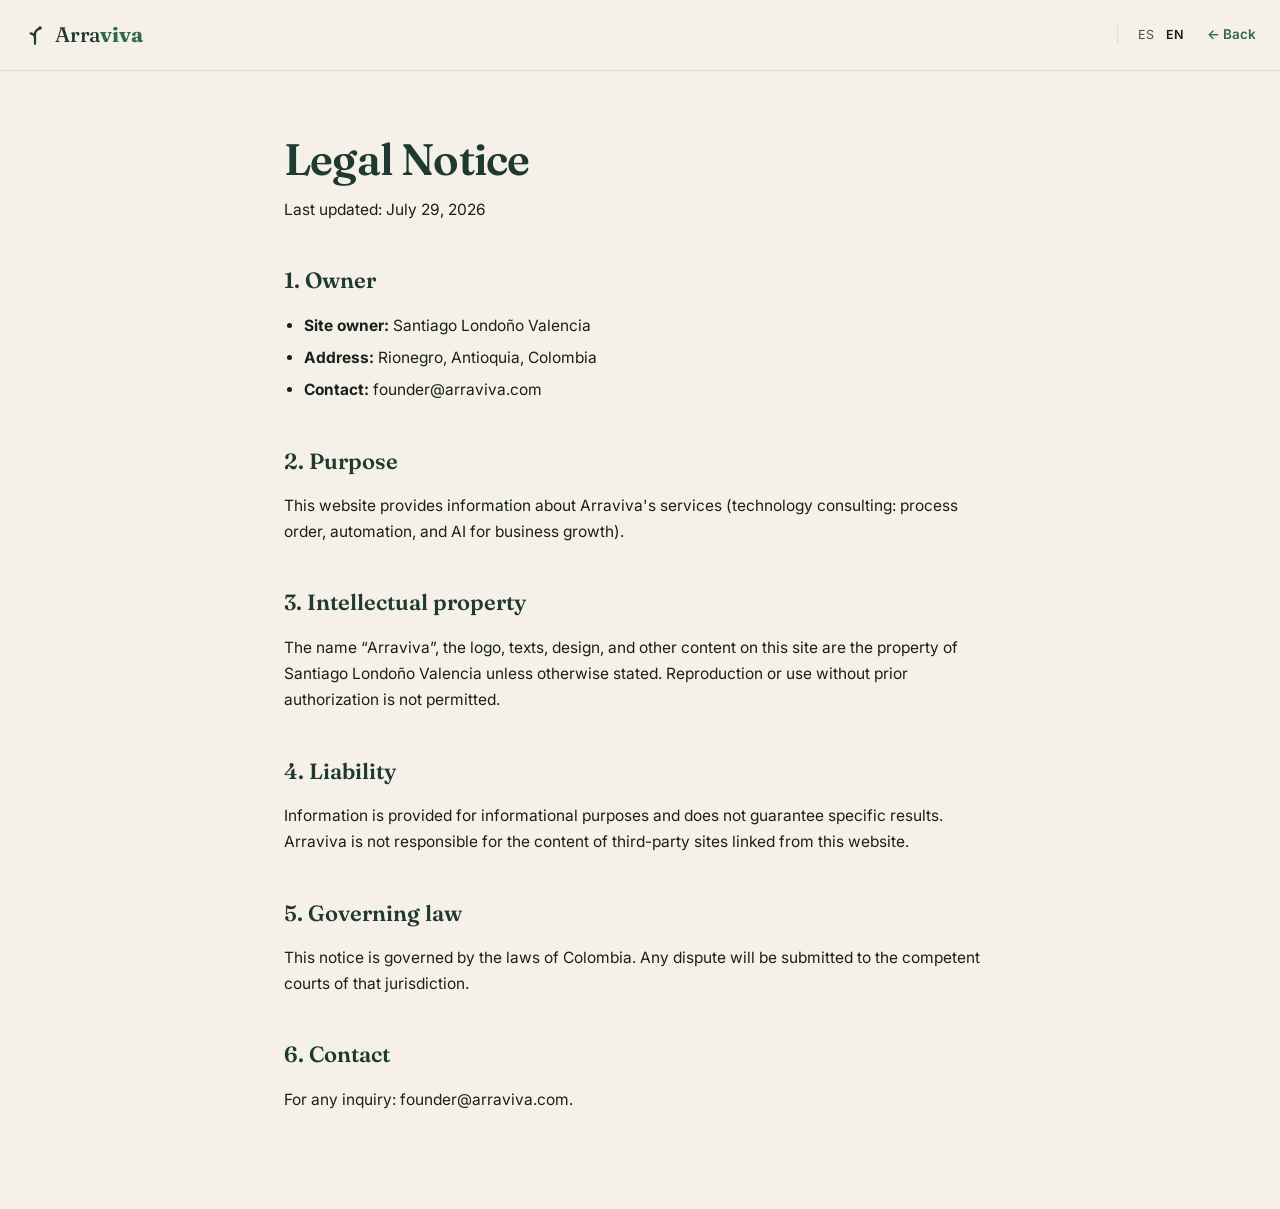
<file: aviso-legal.html>
<!DOCTYPE html>
<html lang="es">
<head>
  <meta charset="utf-8">
  <meta name="viewport" content="width=device-width, initial-scale=1">
  <title>Aviso Legal — Arraviva</title>
  <meta name="description" content="Aviso legal de Arraviva: titular del sitio, condiciones de uso y propiedad intelectual.">
  <meta name="robots" content="noindex">
  <meta name="theme-color" content="#F6F1E8">
  <link rel="preconnect" href="https://fonts.googleapis.com">
  <link rel="preconnect" href="https://fonts.gstatic.com" crossorigin>
  <link href="https://fonts.googleapis.com/css2?family=Fraunces:ital,opsz,wght@0,9..144,400;0,9..144,500;0,9..144,600;1,9..144,500&family=Inter:wght@400;500;600&display=swap" rel="stylesheet">
  <link rel="stylesheet" href="styles.css">
</head>
<body>

  <header class="legal-nav">
    <a class="brand" href="index.html" aria-label="Arraviva — inicio">
      <svg width="22" height="22" viewBox="0 0 20 20" fill="none" aria-hidden="true">
        <path d="M10 18 V8" stroke="#1E3A31" stroke-width="2" stroke-linecap="round"/>
        <path d="M10 9 C10 6 12 5 14 4" stroke="#1E3A31" stroke-width="2" stroke-linecap="round"/>
        <path d="M10 12 C10 10 8 9 6 8.5" stroke="#1E3A31" stroke-width="2" stroke-linecap="round"/>
        <circle cx="14.6" cy="3.6" r="1.6" fill="#1E3A31"/>
      </svg>
      <span class="brand__name">Arra<span class="viva">viva</span></span>
    </a>
    <div class="legal-nav__right">
      <div class="lang" role="group" aria-label="Idioma / Language">
        <button type="button" class="lang__btn is-active" data-legal-lang="es">ES</button>
        <button type="button" class="lang__btn" data-legal-lang="en">EN</button>
      </div>
      <a class="legal-back" href="index.html" data-legal-back>← Volver</a>
    </div>
  </header>

  <main class="legal-main">

    <!-- ===================== ESPAÑOL ===================== -->
    <article class="legal-doc" data-lang-block="es">
      <h1>Aviso Legal</h1>
      <p class="legal-updated">Última actualización: 29 de julio de 2026</p>

      <h2>1. Titular</h2>
      <ul>
        <li><strong>Titular del sitio:</strong> Santiago Londoño Valencia</li>
        <li><strong>Domicilio:</strong> Rionegro, Antioquia, Colombia</li>
        <li><strong>Contacto:</strong> founder@arraviva.com</li>
      </ul>

      <h2>2. Objeto</h2>
      <p>Este sitio web informa sobre los servicios de Arraviva (consultoría tecnológica: orden de procesos, automatización e inteligencia artificial para el crecimiento de negocios).</p>

      <h2>3. Propiedad intelectual</h2>
      <p>El nombre «Arraviva», el logo, los textos, el diseño y demás contenidos de este sitio son propiedad de Santiago Londoño Valencia, salvo indicación en contrario. No se permite su reproducción o uso sin autorización previa.</p>

      <h2>4. Responsabilidad</h2>
      <p>La información se ofrece con fines informativos y no constituye una garantía de resultados específicos. Arraviva no se responsabiliza por el contenido de sitios de terceros enlazados desde esta web.</p>

      <h2>5. Ley aplicable</h2>
      <p>Este aviso se rige por las leyes de Colombia. Cualquier controversia se someterá a los tribunales competentes de dicha jurisdicción.</p>

      <h2>6. Contacto</h2>
      <p>Para cualquier consulta: founder@arraviva.com.</p>

    </article>

    <!-- ===================== ENGLISH ===================== -->
    <article class="legal-doc" data-lang-block="en" hidden>
      <h1>Legal Notice</h1>
      <p class="legal-updated">Last updated: July 29, 2026</p>

      <h2>1. Owner</h2>
      <ul>
        <li><strong>Site owner:</strong> Santiago Londoño Valencia</li>
        <li><strong>Address:</strong> Rionegro, Antioquia, Colombia</li>
        <li><strong>Contact:</strong> founder@arraviva.com</li>
      </ul>

      <h2>2. Purpose</h2>
      <p>This website provides information about Arraviva's services (technology consulting: process order, automation, and AI for business growth).</p>

      <h2>3. Intellectual property</h2>
      <p>The name “Arraviva”, the logo, texts, design, and other content on this site are the property of Santiago Londoño Valencia unless otherwise stated. Reproduction or use without prior authorization is not permitted.</p>

      <h2>4. Liability</h2>
      <p>Information is provided for informational purposes and does not guarantee specific results. Arraviva is not responsible for the content of third-party sites linked from this website.</p>

      <h2>5. Governing law</h2>
      <p>This notice is governed by the laws of Colombia. Any dispute will be submitted to the competent courts of that jurisdiction.</p>

      <h2>6. Contact</h2>
      <p>For any inquiry: founder@arraviva.com.</p>

    </article>
  </main>

  <script>
    (function () {
      var btns = document.querySelectorAll("[data-legal-lang]");
      var blocks = document.querySelectorAll("[data-lang-block]");
      var back = document.querySelector("[data-legal-back]");
      function set(lang) {
        if (lang !== "es" && lang !== "en") lang = "es";
        blocks.forEach(function (b) { b.hidden = b.getAttribute("data-lang-block") !== lang; });
        btns.forEach(function (x) { x.classList.toggle("is-active", x.getAttribute("data-legal-lang") === lang); });
        if (back) back.textContent = lang === "en" ? "← Back" : "← Volver";
        document.documentElement.lang = lang;
        document.title = (lang === "en" ? "Legal Notice" : "Aviso Legal") + " — Arraviva";
        try { localStorage.setItem("arraviva-lang", lang); } catch (e) {}
      }
      btns.forEach(function (x) {
        x.addEventListener("click", function () { set(x.getAttribute("data-legal-lang")); });
      });
      var saved; try { saved = localStorage.getItem("arraviva-lang"); } catch (e) {}
      set(saved === "en" ? "en" : "es");
    })();
  </script>
</body>
</html>
</file>
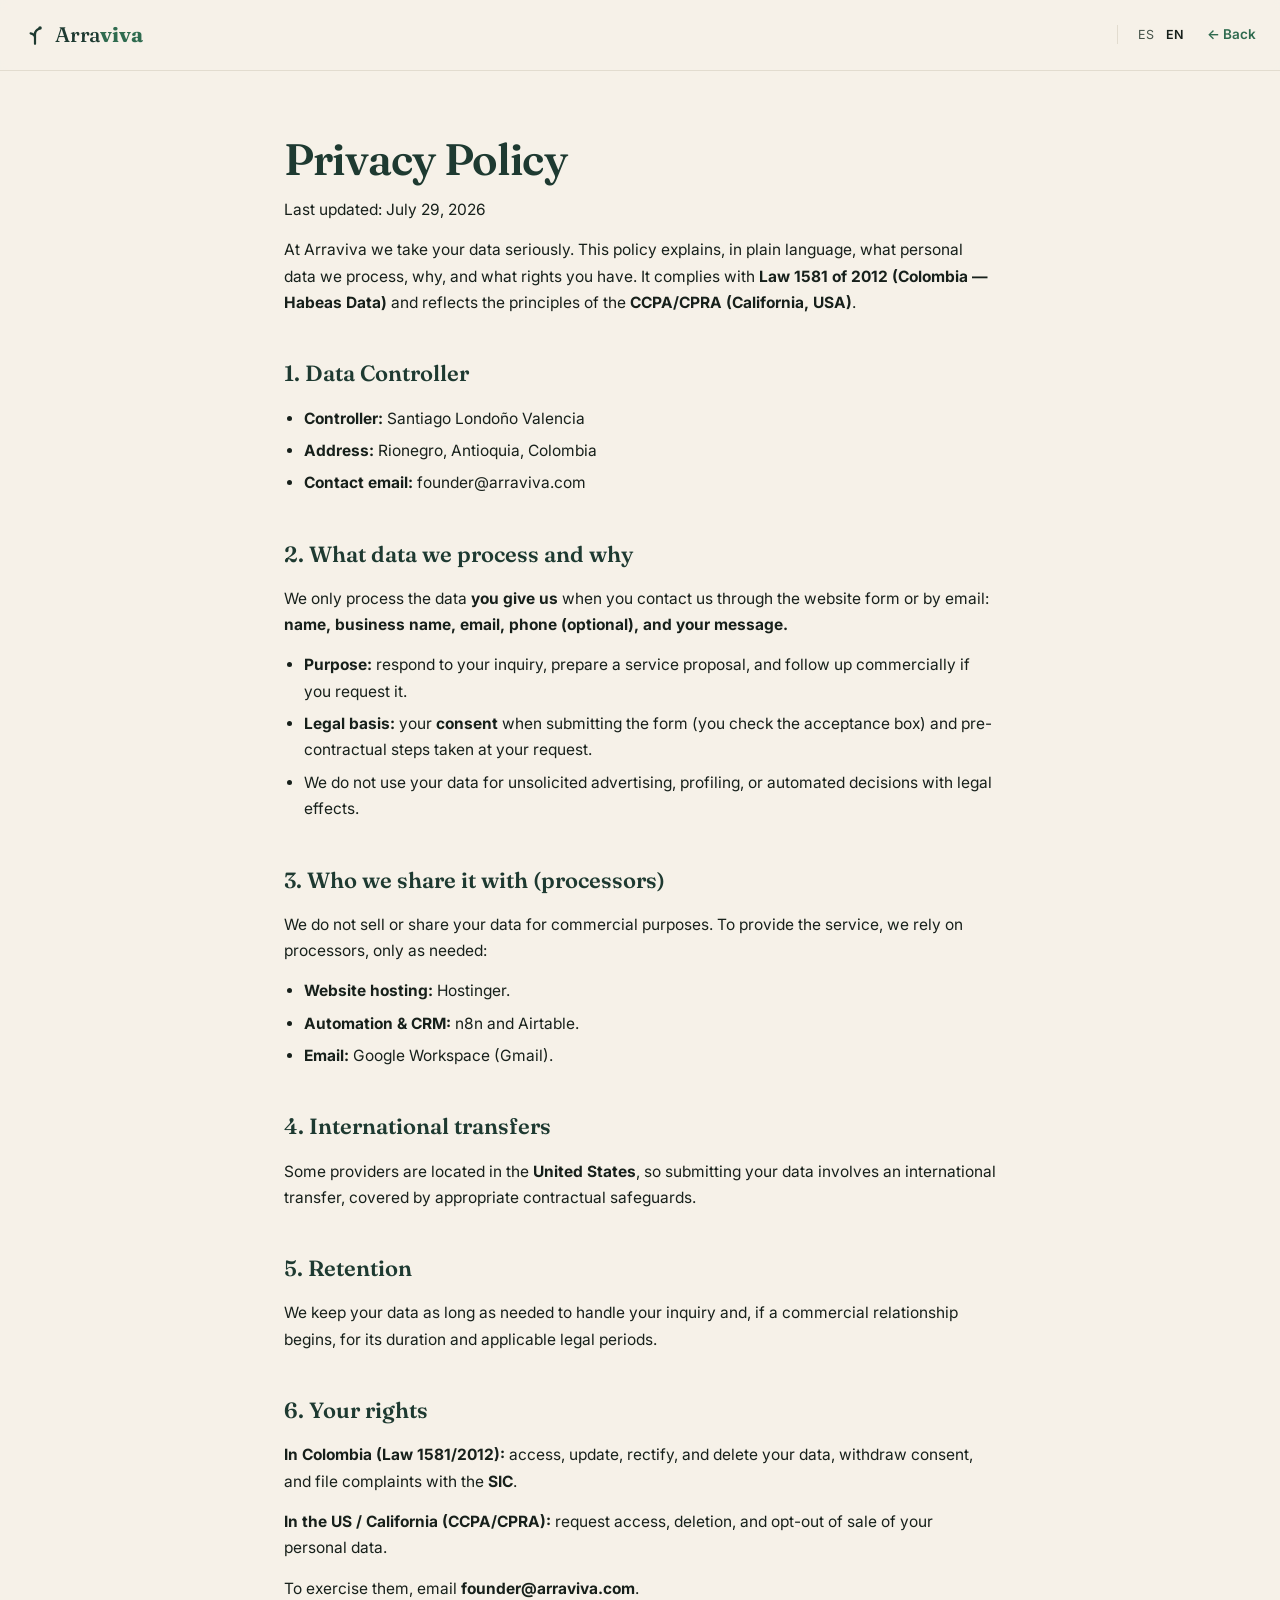
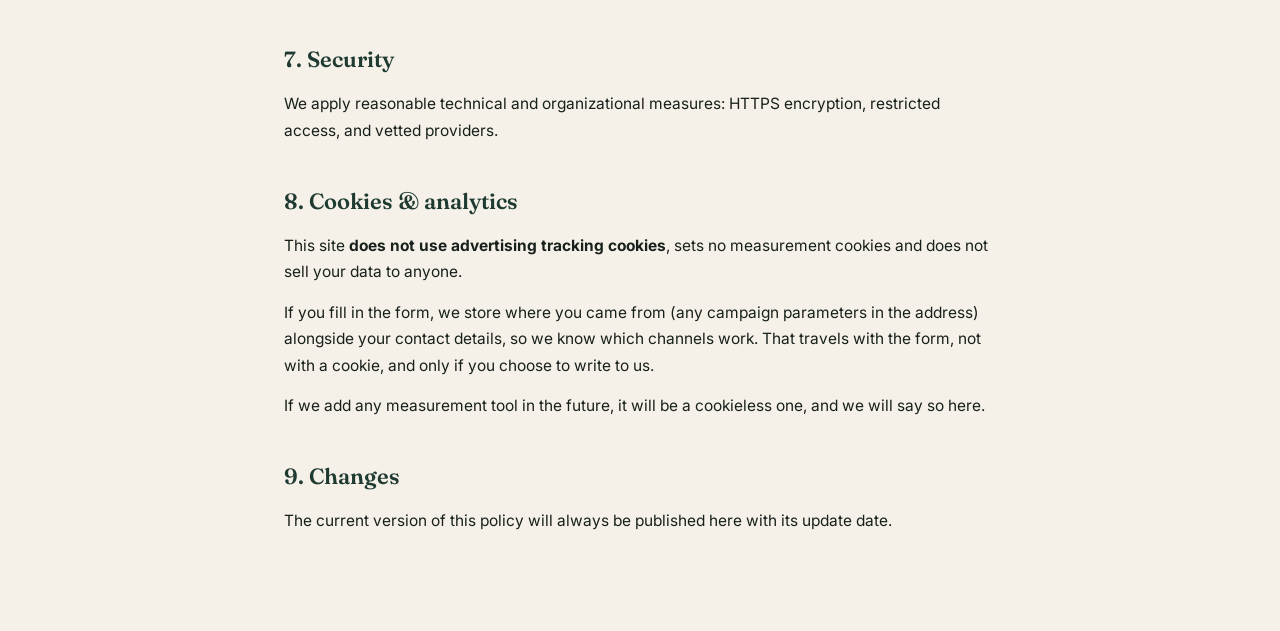
<file: privacidad.html>
<!DOCTYPE html>
<html lang="es">
<head>
  <meta charset="utf-8">
  <meta name="viewport" content="width=device-width, initial-scale=1">
  <title>Política de Privacidad — Arraviva</title>
  <meta name="description" content="Política de privacidad de Arraviva: qué datos personales tratamos, para qué y qué derechos tienes (Ley 1581/2012 y CCPA/CPRA).">
  <meta name="robots" content="noindex">
  <meta name="theme-color" content="#F6F1E8">
  <link rel="preconnect" href="https://fonts.googleapis.com">
  <link rel="preconnect" href="https://fonts.gstatic.com" crossorigin>
  <link href="https://fonts.googleapis.com/css2?family=Fraunces:ital,opsz,wght@0,9..144,400;0,9..144,500;0,9..144,600;1,9..144,500&family=Inter:wght@400;500;600&display=swap" rel="stylesheet">
  <link rel="stylesheet" href="styles.css">
</head>
<body>

  <header class="legal-nav">
    <a class="brand" href="index.html" aria-label="Arraviva — inicio">
      <svg width="22" height="22" viewBox="0 0 20 20" fill="none" aria-hidden="true">
        <path d="M10 18 V8" stroke="#1E3A31" stroke-width="2" stroke-linecap="round"/>
        <path d="M10 9 C10 6 12 5 14 4" stroke="#1E3A31" stroke-width="2" stroke-linecap="round"/>
        <path d="M10 12 C10 10 8 9 6 8.5" stroke="#1E3A31" stroke-width="2" stroke-linecap="round"/>
        <circle cx="14.6" cy="3.6" r="1.6" fill="#1E3A31"/>
      </svg>
      <span class="brand__name">Arra<span class="viva">viva</span></span>
    </a>
    <div class="legal-nav__right">
      <div class="lang" role="group" aria-label="Idioma / Language">
        <button type="button" class="lang__btn is-active" data-legal-lang="es">ES</button>
        <button type="button" class="lang__btn" data-legal-lang="en">EN</button>
      </div>
      <a class="legal-back" href="index.html" data-legal-back>← Volver</a>
    </div>
  </header>

  <main class="legal-main">

    <!-- ===================== ESPAÑOL ===================== -->
    <article class="legal-doc" data-lang-block="es">
      <h1>Política de Privacidad</h1>
      <p class="legal-updated">Última actualización: 29 de julio de 2026</p>

      <p>En Arraviva nos tomamos en serio tus datos. Esta política explica, sin letra pequeña, qué datos personales tratamos, para qué y qué derechos tienes. Cumple la <strong>Ley 1581 de 2012 y el Decreto 1377 de 2013 (Colombia — Habeas Data)</strong> y, para usuarios en Estados Unidos, contempla los principios de la <strong>CCPA/CPRA (California)</strong>.</p>

      <h2>1. Responsable del tratamiento</h2>
      <ul>
        <li><strong>Responsable:</strong> Santiago Londoño Valencia</li>
        <li><strong>Domicilio:</strong> Rionegro, Antioquia, Colombia</li>
        <li><strong>Correo de contacto:</strong> founder@arraviva.com</li>
      </ul>

      <h2>2. Qué datos tratamos y para qué</h2>
      <p>Solo tratamos los datos que <strong>tú nos das</strong> al contactarnos por el formulario de la web o por correo: <strong>nombre, nombre del negocio, correo, teléfono (opcional) y el mensaje que escribas.</strong></p>
      <ul>
        <li><strong>Finalidad:</strong> responder tu consulta, preparar una propuesta de servicios y dar seguimiento comercial si lo solicitas.</li>
        <li><strong>Base legal / autorización:</strong> tu <strong>consentimiento</strong> al enviar el formulario (marcas la casilla de aceptación) y la aplicación de medidas precontractuales a petición tuya.</li>
        <li>No usamos tus datos para publicidad no solicitada, no hacemos perfilado ni tomamos decisiones automatizadas con efectos jurídicos.</li>
      </ul>

      <h2>3. Con quién se comparten (encargados del tratamiento)</h2>
      <p>No vendemos ni cedemos tus datos con fines comerciales. Para prestar el servicio intervienen proveedores que actúan como encargados, solo en lo necesario:</p>
      <ul>
        <li><strong>Alojamiento del sitio:</strong> Hostinger.</li>
        <li><strong>Automatización y CRM:</strong> n8n y Airtable — para registrar tu consulta y darte seguimiento.</li>
        <li><strong>Correo:</strong> Google Workspace (Gmail) — para responderte.</li>
      </ul>

      <h2>4. Transferencias internacionales</h2>
      <p>Algunos proveedores están en <strong>Estados Unidos</strong>, por lo que al enviarnos tus datos se produce una transferencia internacional. Estas transferencias se amparan en cláusulas contractuales y garantías adecuadas conforme a la ley.</p>

      <h2>5. Conservación</h2>
      <p>Conservamos tus datos el tiempo necesario para atender tu consulta y, si hay relación comercial, mientras dure y durante los plazos legales de prescripción.</p>

      <h2>6. Tus derechos</h2>
      <p><strong>En Colombia (Ley 1581 de 2012)</strong> puedes en cualquier momento: <strong>conocer, actualizar, rectificar y suprimir</strong> tus datos, <strong>revocar la autorización</strong>, y presentar quejas ante la <strong>Superintendencia de Industria y Comercio (SIC)</strong>.</p>
      <p><strong>En Estados Unidos / California (CCPA/CPRA)</strong> puedes solicitar <strong>acceso, eliminación y no venta</strong> de tus datos personales.</p>
      <p>Para ejercerlos, escribe a <strong>founder@arraviva.com</strong>; responderemos en los plazos legales.</p>

      <h2>7. Seguridad</h2>
      <p>Aplicamos medidas técnicas y organizativas razonables para proteger tus datos: cifrado del sitio (HTTPS), acceso restringido y proveedores con garantías.</p>

      <h2>8. Cookies y analítica</h2>
      <p>Este sitio <strong>no usa cookies de rastreo publicitario</strong>, no instala cookies de medición y no vende tus datos a nadie.</p>
      <p>Si rellenas el formulario, guardamos de dónde venías (los parámetros de campaña que traiga la dirección) junto con tus datos de contacto, para saber qué canales funcionan. Eso viaja con el formulario, no con una cookie, y solo si decides escribirnos.</p>
      <p>Si en el futuro añadimos alguna herramienta de medición, será una que no use cookies, y lo informaremos aquí.</p>

      <h2>9. Cambios</h2>
      <p>Si esta política cambia, la versión vigente estará siempre publicada en esta página con su fecha de actualización.</p>

    </article>

    <!-- ===================== ENGLISH ===================== -->
    <article class="legal-doc" data-lang-block="en" hidden>
      <h1>Privacy Policy</h1>
      <p class="legal-updated">Last updated: July 29, 2026</p>

      <p>At Arraviva we take your data seriously. This policy explains, in plain language, what personal data we process, why, and what rights you have. It complies with <strong>Law 1581 of 2012 (Colombia — Habeas Data)</strong> and reflects the principles of the <strong>CCPA/CPRA (California, USA)</strong>.</p>

      <h2>1. Data Controller</h2>
      <ul>
        <li><strong>Controller:</strong> Santiago Londoño Valencia</li>
        <li><strong>Address:</strong> Rionegro, Antioquia, Colombia</li>
        <li><strong>Contact email:</strong> founder@arraviva.com</li>
      </ul>

      <h2>2. What data we process and why</h2>
      <p>We only process the data <strong>you give us</strong> when you contact us through the website form or by email: <strong>name, business name, email, phone (optional), and your message.</strong></p>
      <ul>
        <li><strong>Purpose:</strong> respond to your inquiry, prepare a service proposal, and follow up commercially if you request it.</li>
        <li><strong>Legal basis:</strong> your <strong>consent</strong> when submitting the form (you check the acceptance box) and pre-contractual steps taken at your request.</li>
        <li>We do not use your data for unsolicited advertising, profiling, or automated decisions with legal effects.</li>
      </ul>

      <h2>3. Who we share it with (processors)</h2>
      <p>We do not sell or share your data for commercial purposes. To provide the service, we rely on processors, only as needed:</p>
      <ul>
        <li><strong>Website hosting:</strong> Hostinger.</li>
        <li><strong>Automation &amp; CRM:</strong> n8n and Airtable.</li>
        <li><strong>Email:</strong> Google Workspace (Gmail).</li>
      </ul>

      <h2>4. International transfers</h2>
      <p>Some providers are located in the <strong>United States</strong>, so submitting your data involves an international transfer, covered by appropriate contractual safeguards.</p>

      <h2>5. Retention</h2>
      <p>We keep your data as long as needed to handle your inquiry and, if a commercial relationship begins, for its duration and applicable legal periods.</p>

      <h2>6. Your rights</h2>
      <p><strong>In Colombia (Law 1581/2012):</strong> access, update, rectify, and delete your data, withdraw consent, and file complaints with the <strong>SIC</strong>.</p>
      <p><strong>In the US / California (CCPA/CPRA):</strong> request access, deletion, and opt-out of sale of your personal data.</p>
      <p>To exercise them, email <strong>founder@arraviva.com</strong>.</p>

      <h2>7. Security</h2>
      <p>We apply reasonable technical and organizational measures: HTTPS encryption, restricted access, and vetted providers.</p>

      <h2>8. Cookies &amp; analytics</h2>
      <p>This site <strong>does not use advertising tracking cookies</strong>, sets no measurement cookies and does not sell your data to anyone.</p>
      <p>If you fill in the form, we store where you came from (any campaign parameters in the address) alongside your contact details, so we know which channels work. That travels with the form, not with a cookie, and only if you choose to write to us.</p>
      <p>If we add any measurement tool in the future, it will be a cookieless one, and we will say so here.</p>

      <h2>9. Changes</h2>
      <p>The current version of this policy will always be published here with its update date.</p>

    </article>
  </main>

  <script>
    (function () {
      var btns = document.querySelectorAll("[data-legal-lang]");
      var blocks = document.querySelectorAll("[data-lang-block]");
      var back = document.querySelector("[data-legal-back]");
      function set(lang) {
        if (lang !== "es" && lang !== "en") lang = "es";
        blocks.forEach(function (b) { b.hidden = b.getAttribute("data-lang-block") !== lang; });
        btns.forEach(function (x) { x.classList.toggle("is-active", x.getAttribute("data-legal-lang") === lang); });
        if (back) back.textContent = lang === "en" ? "← Back" : "← Volver";
        document.documentElement.lang = lang;
        document.title = (lang === "en" ? "Privacy Policy" : "Política de Privacidad") + " — Arraviva";
        try { localStorage.setItem("arraviva-lang", lang); } catch (e) {}
      }
      btns.forEach(function (x) {
        x.addEventListener("click", function () { set(x.getAttribute("data-legal-lang")); });
      });
      var saved; try { saved = localStorage.getItem("arraviva-lang"); } catch (e) {}
      set(saved === "en" ? "en" : "es");
    })();
  </script>
</body>
</html>
</file>
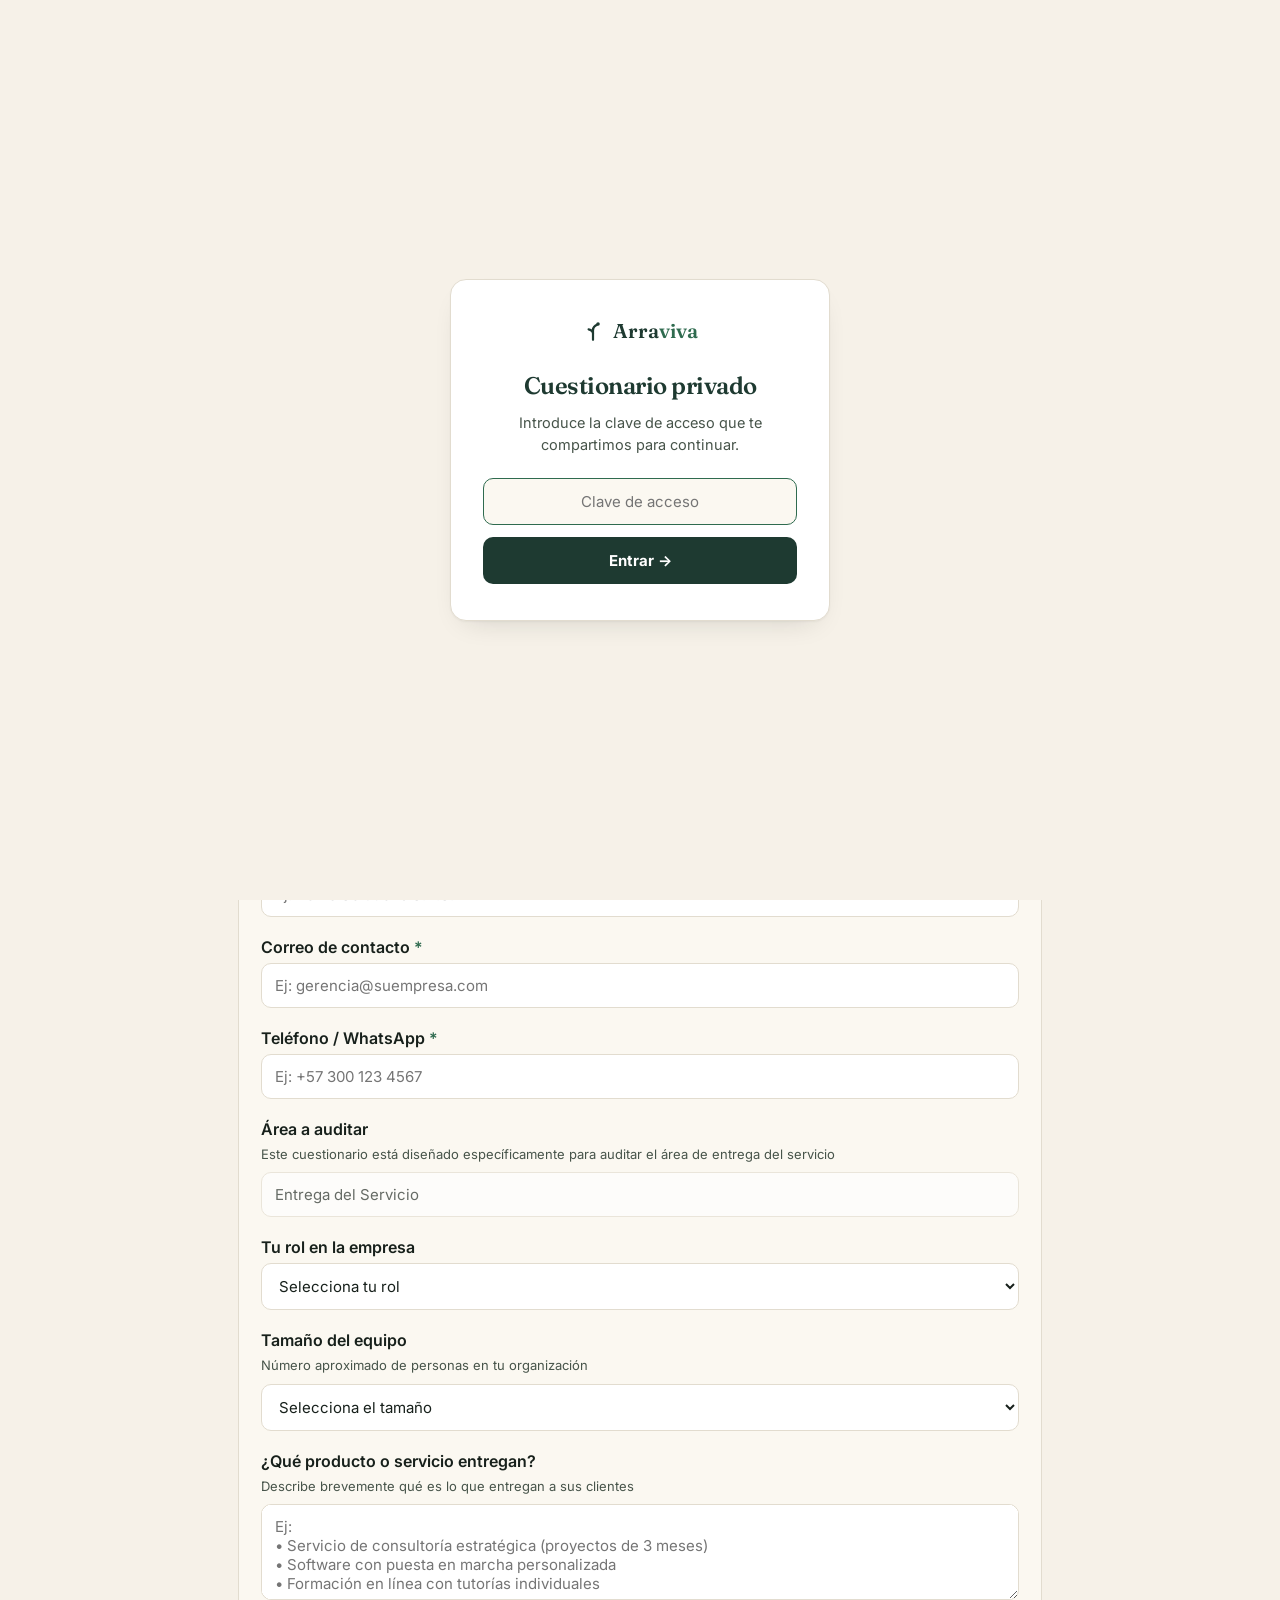
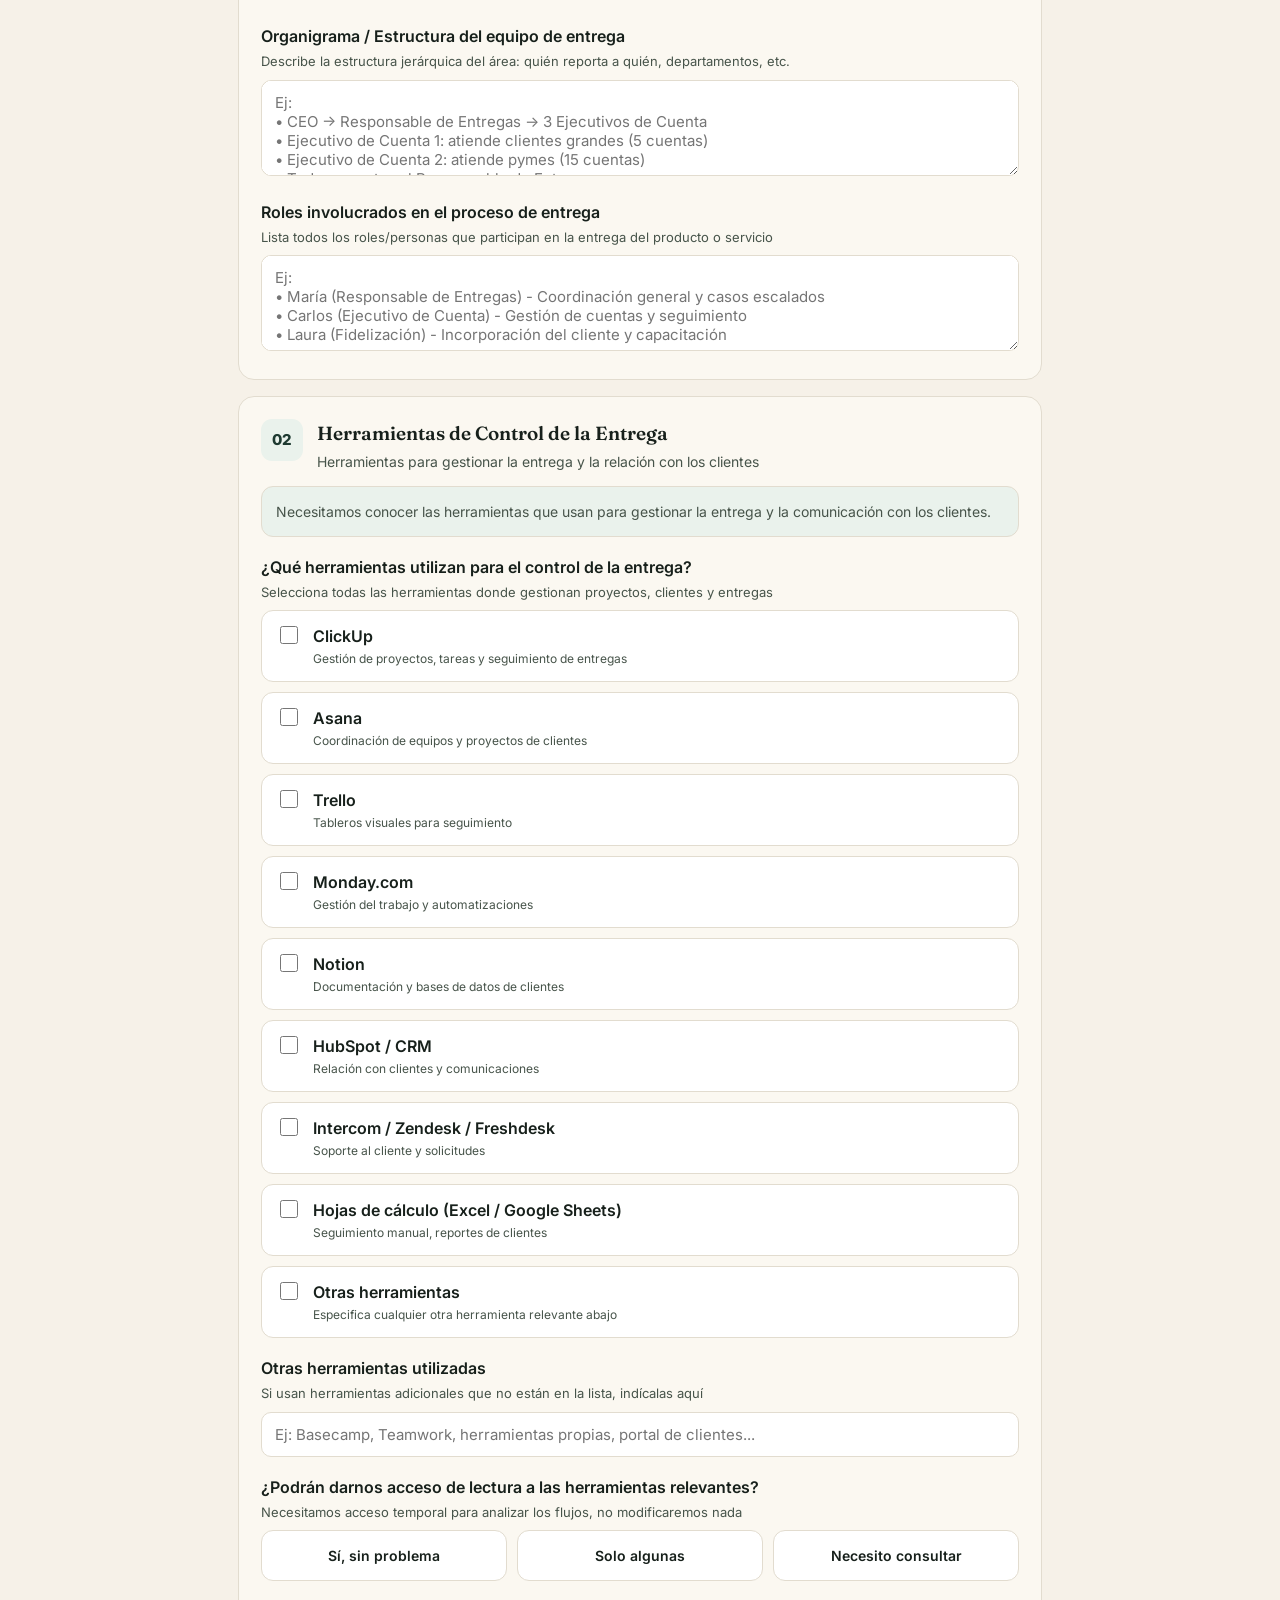
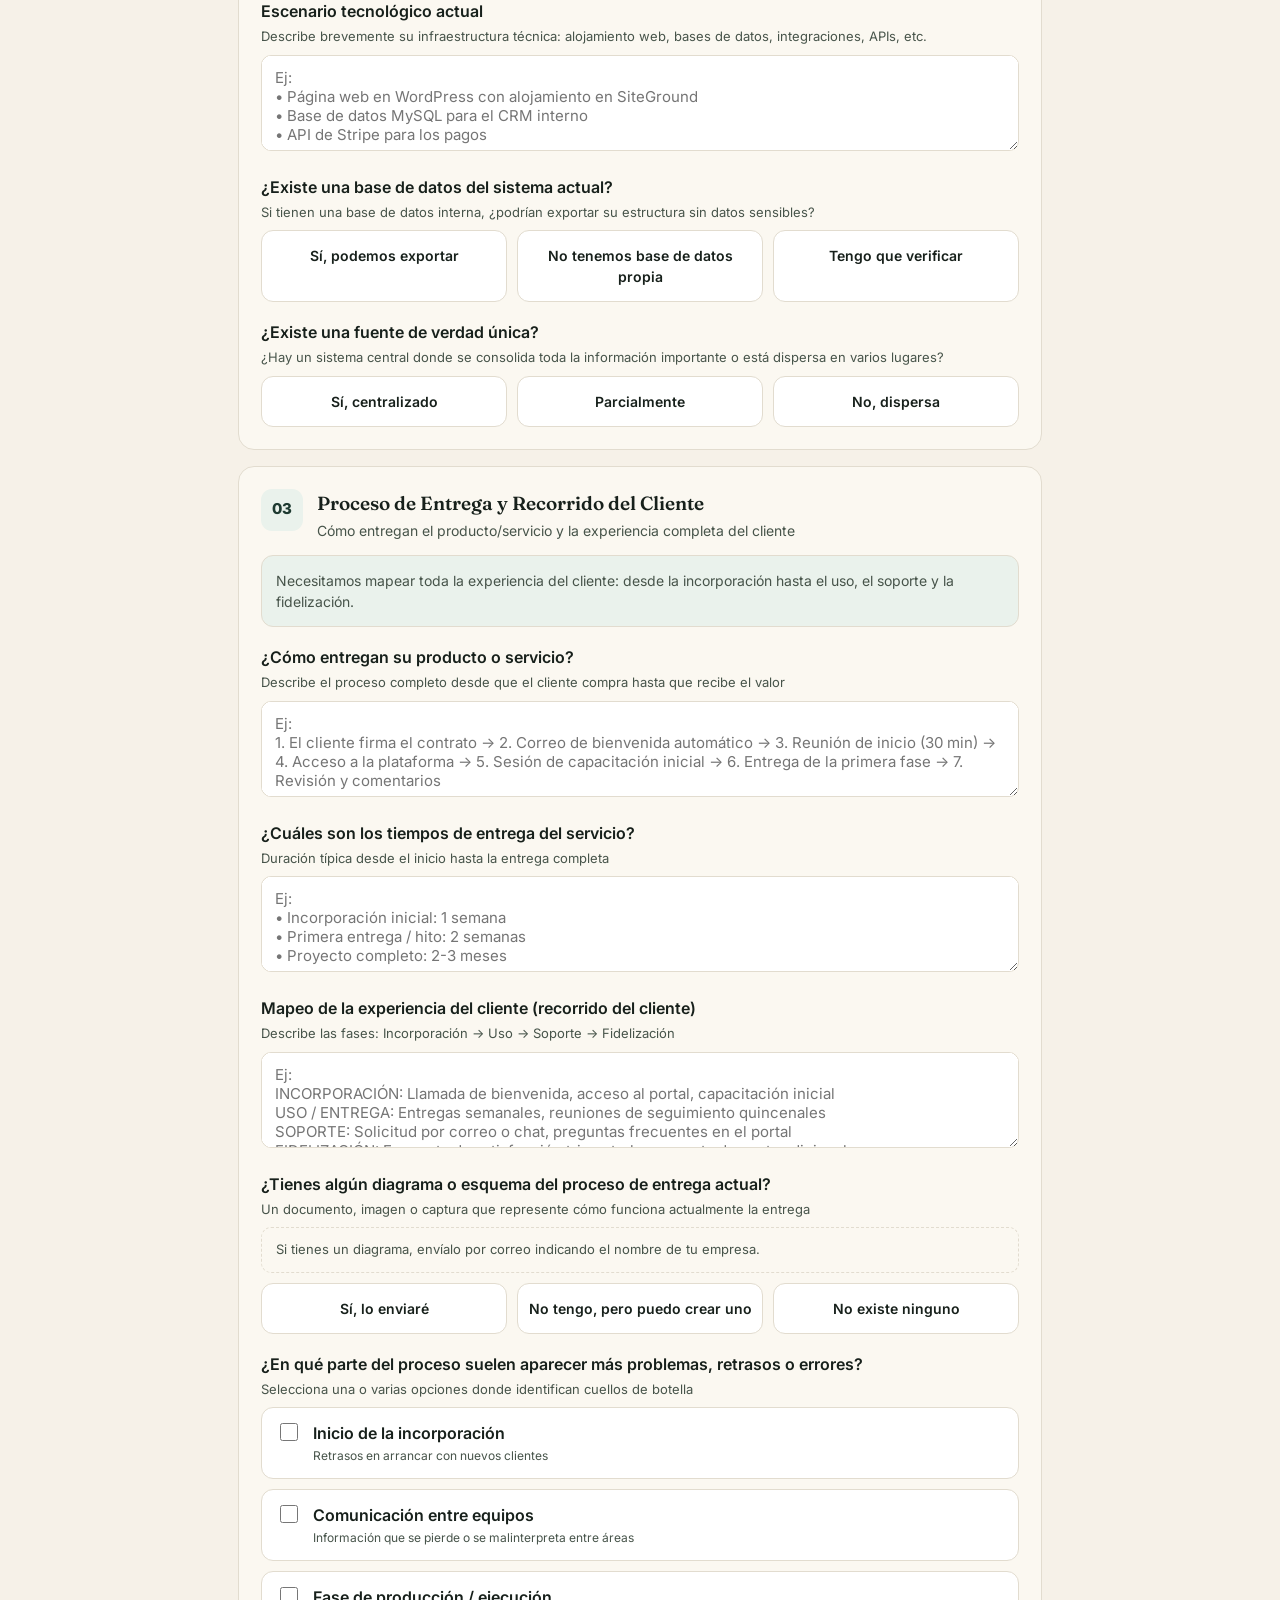
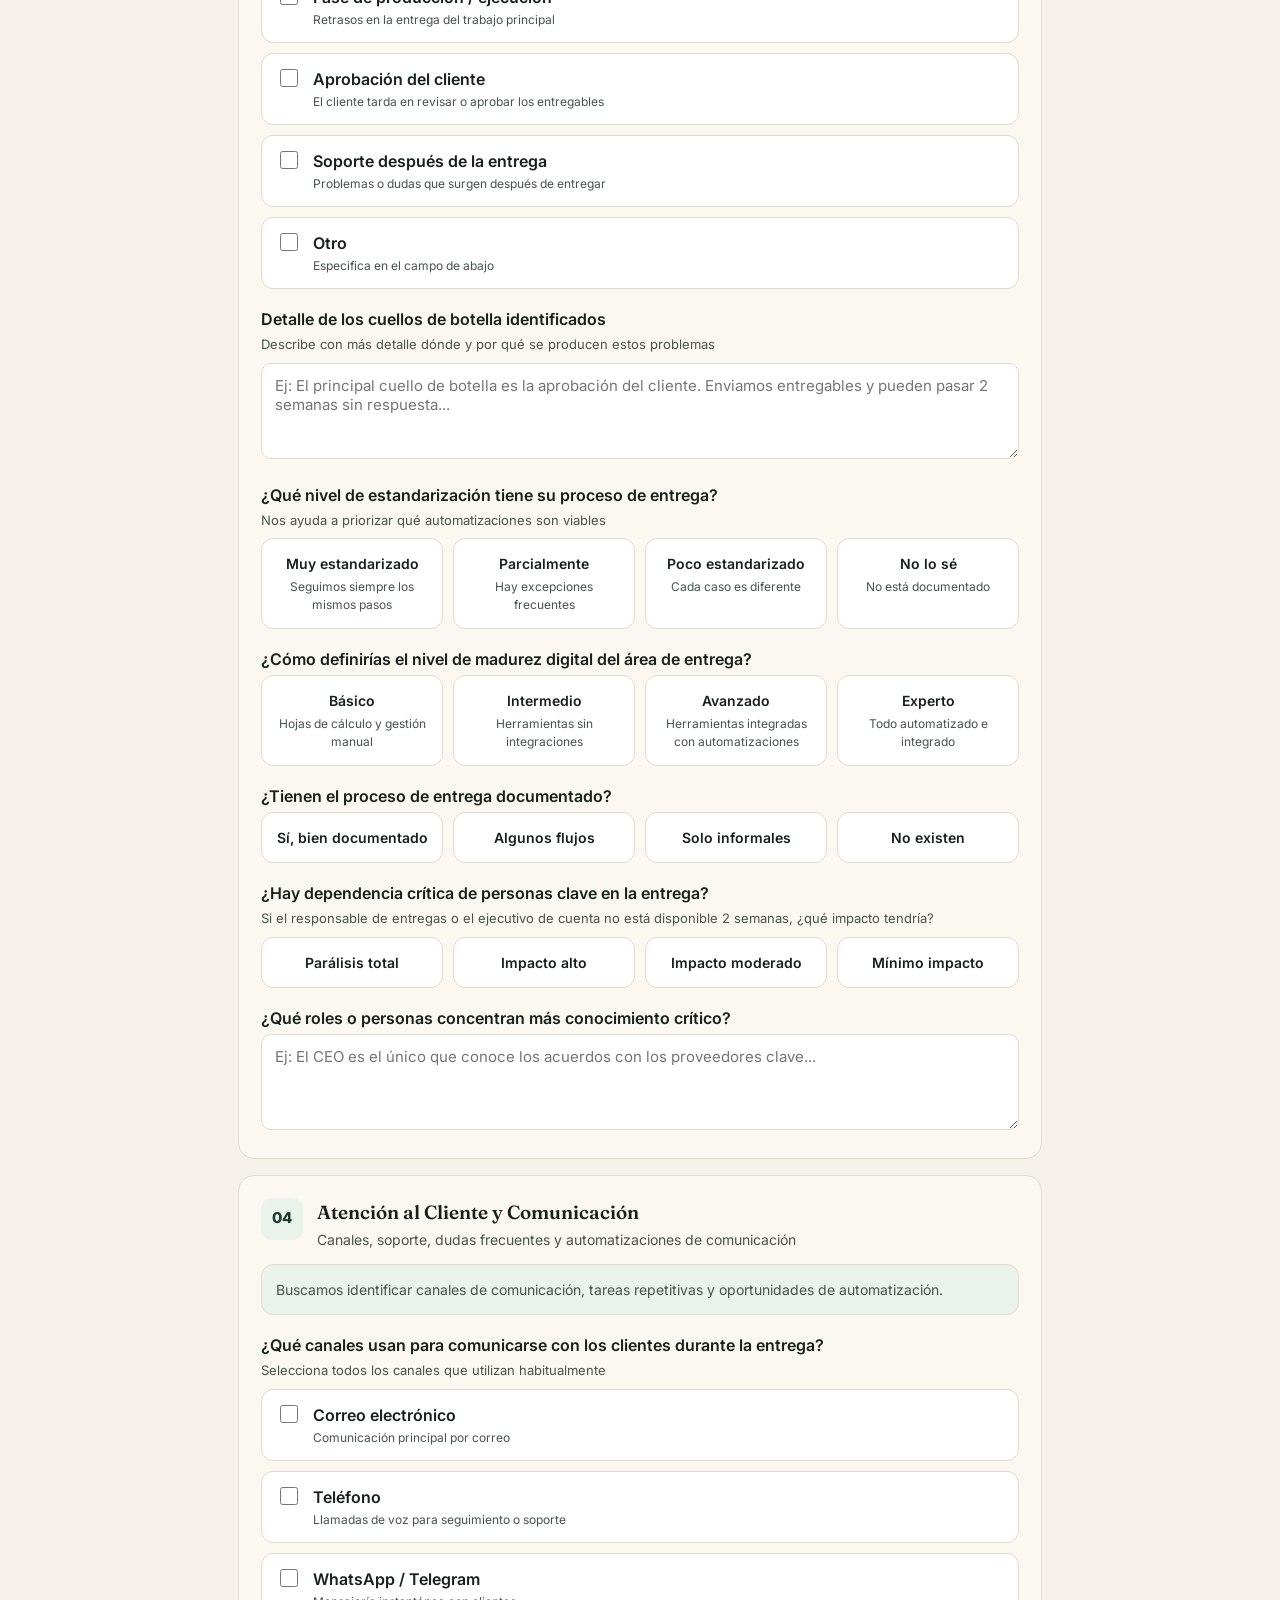
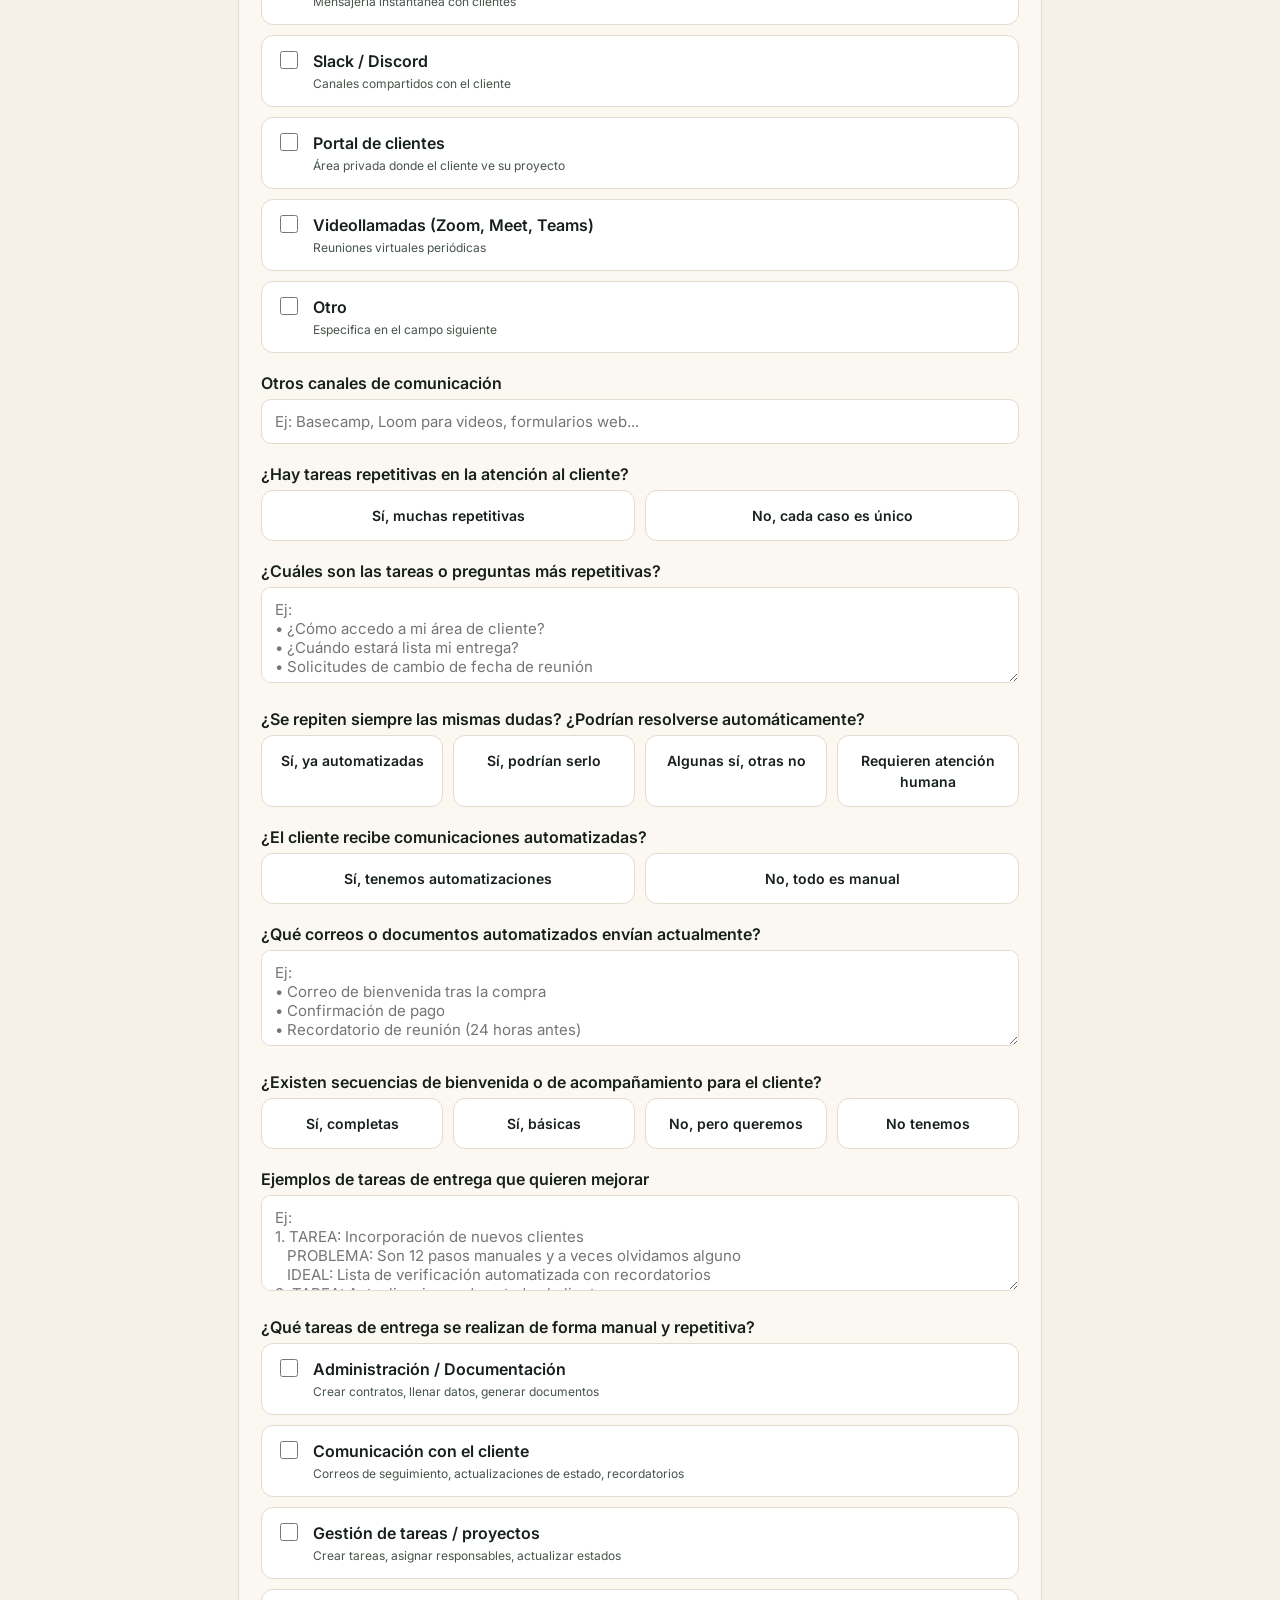
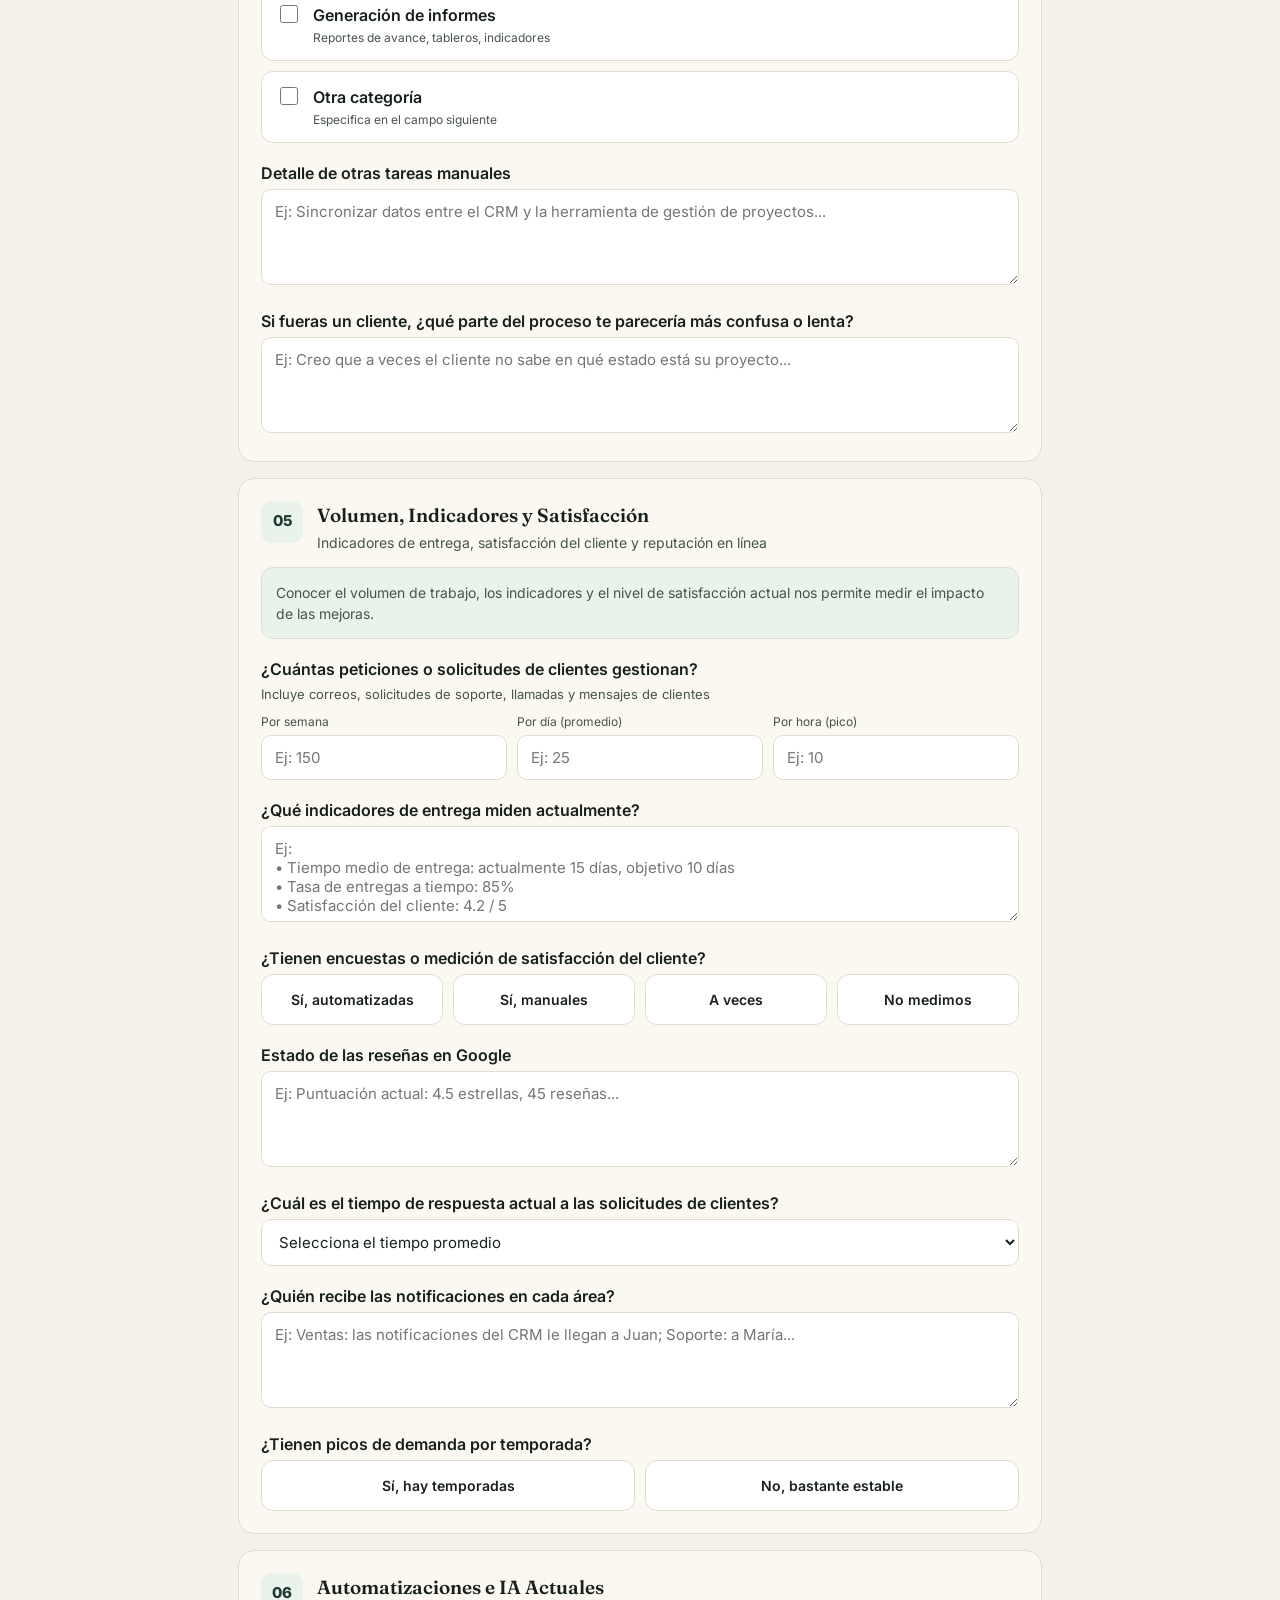
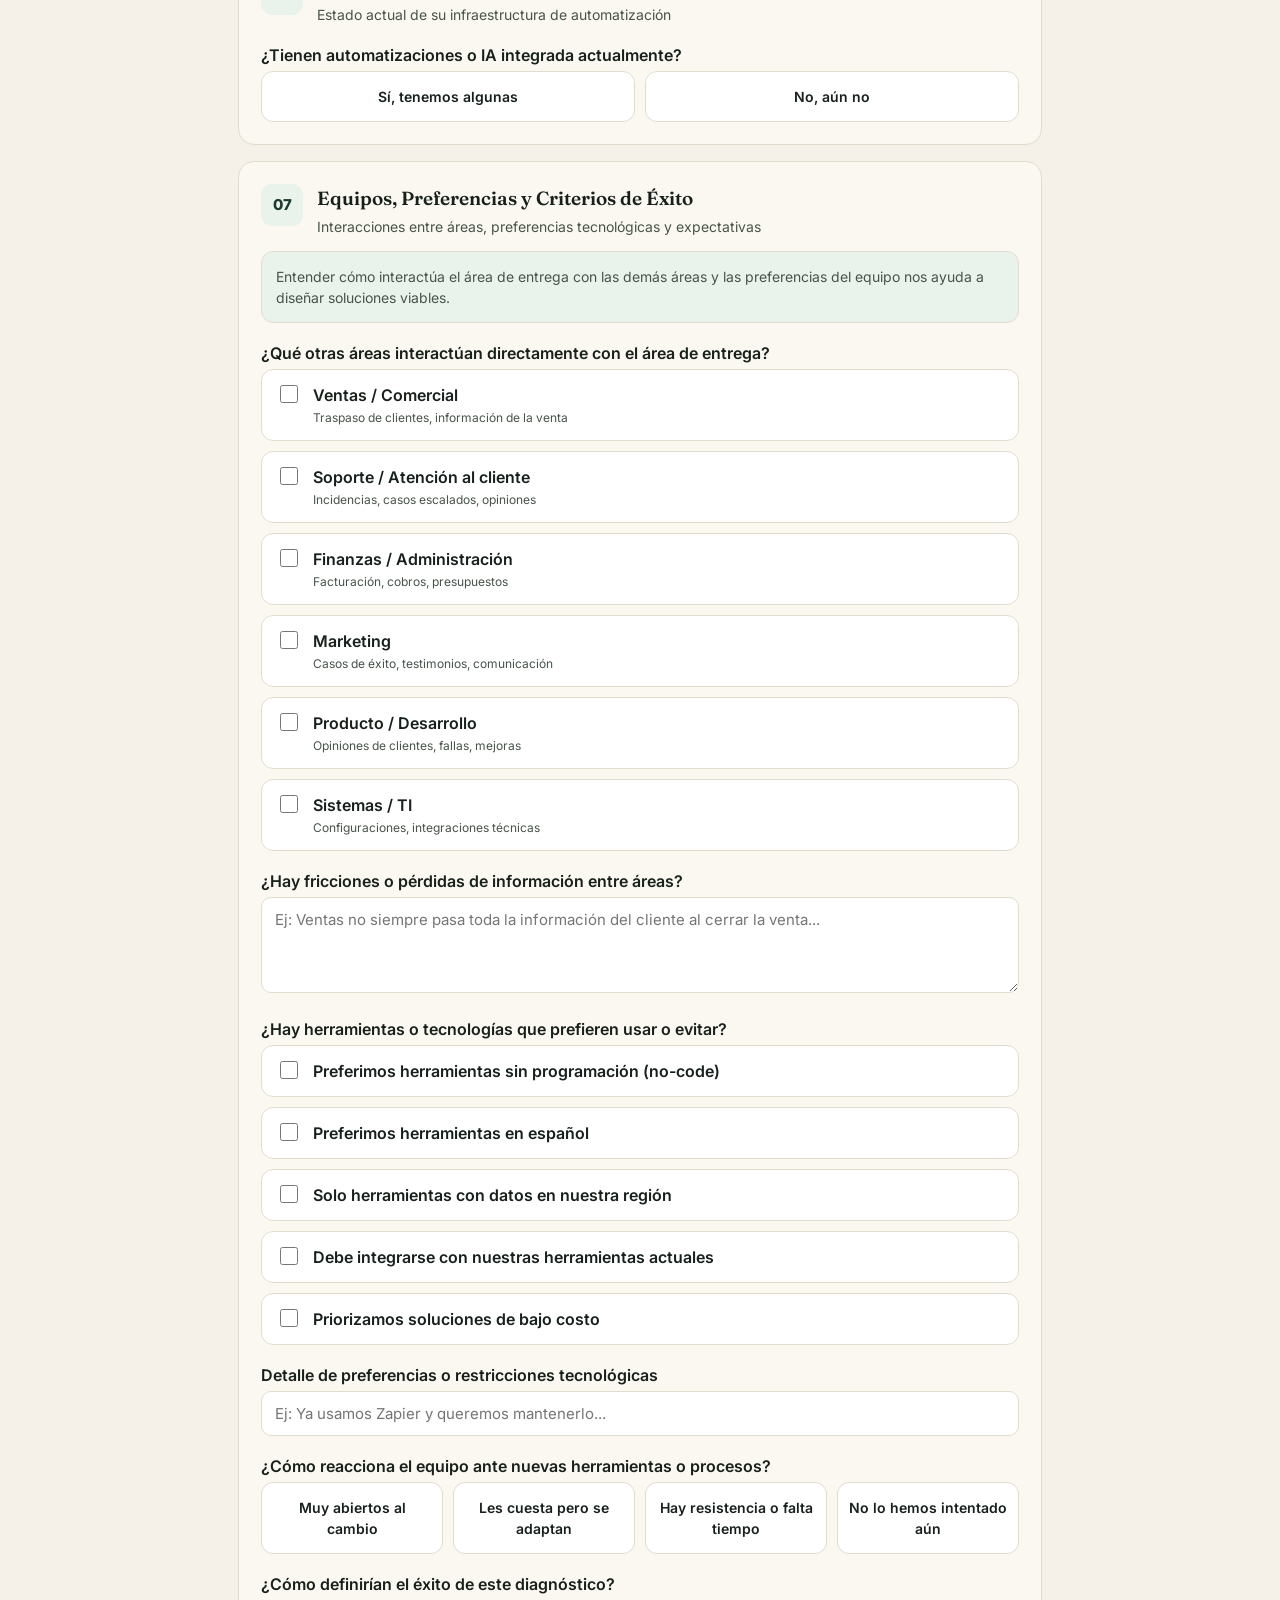
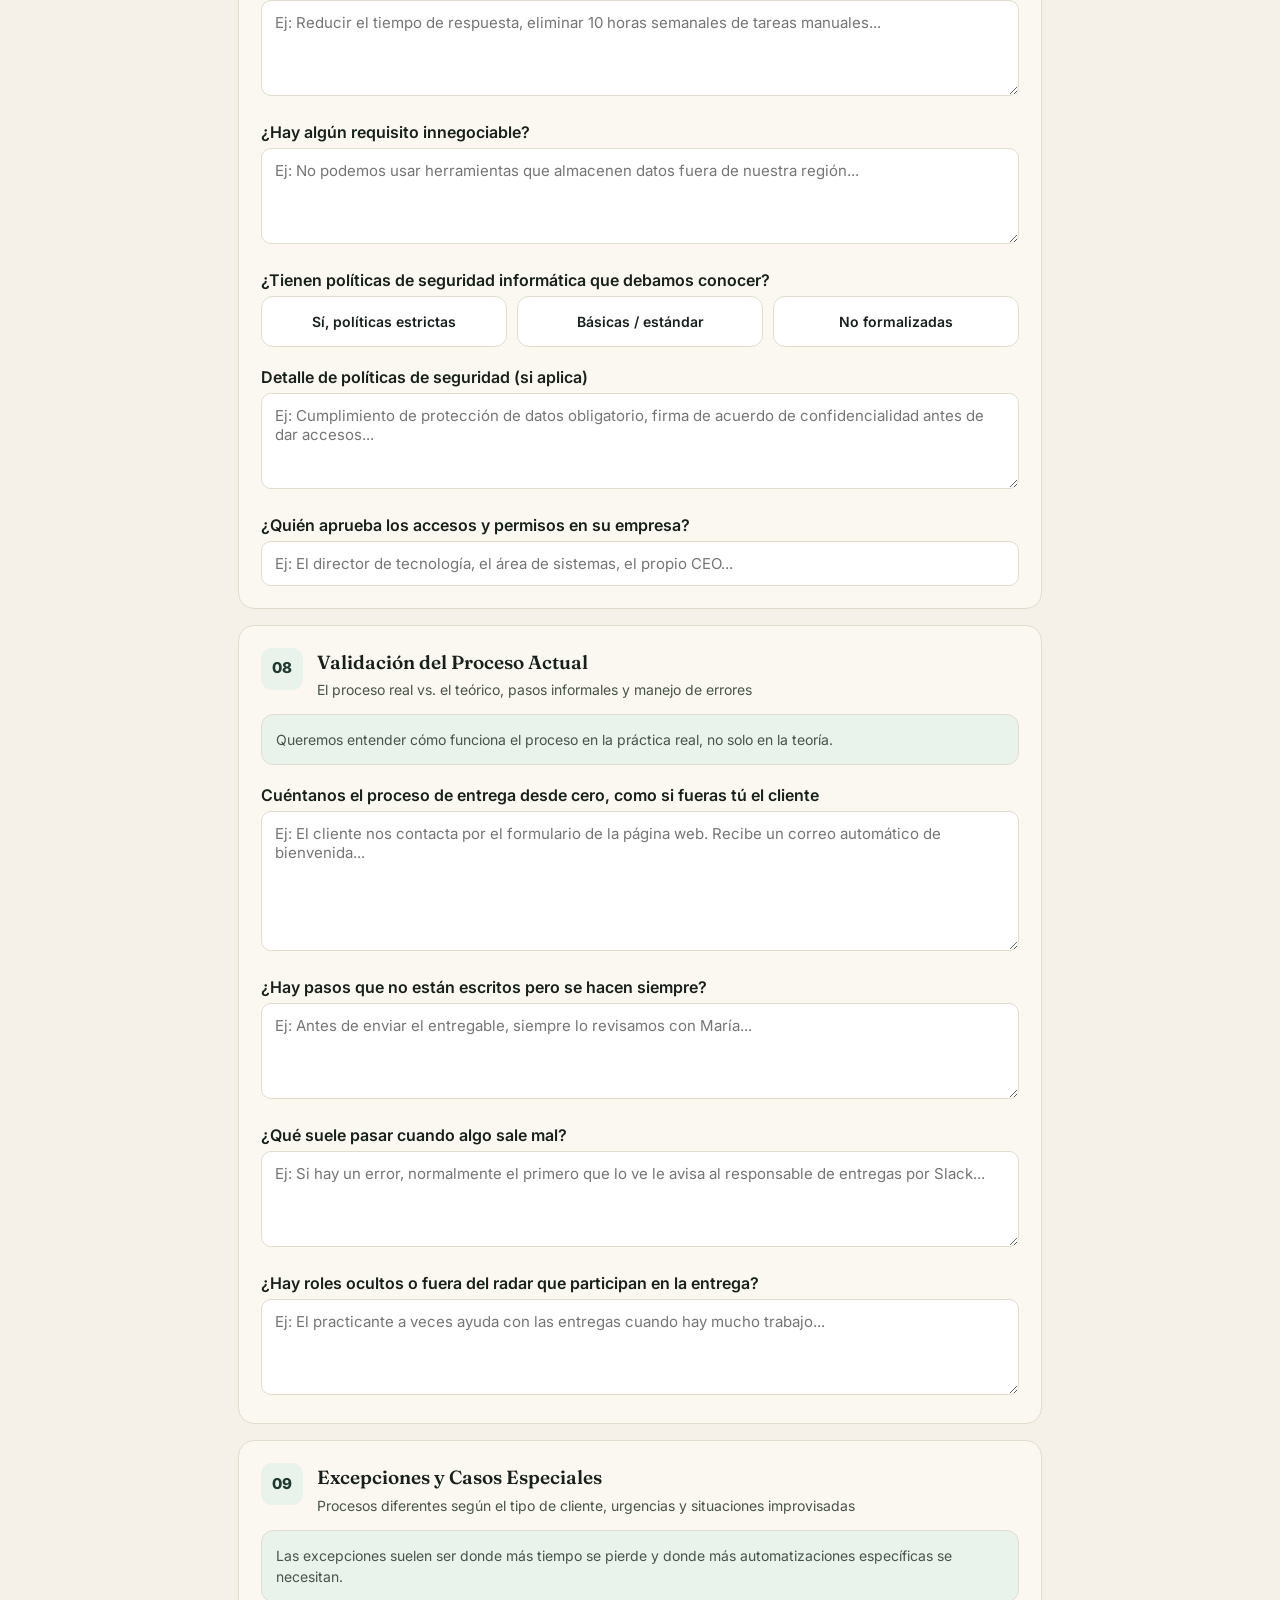
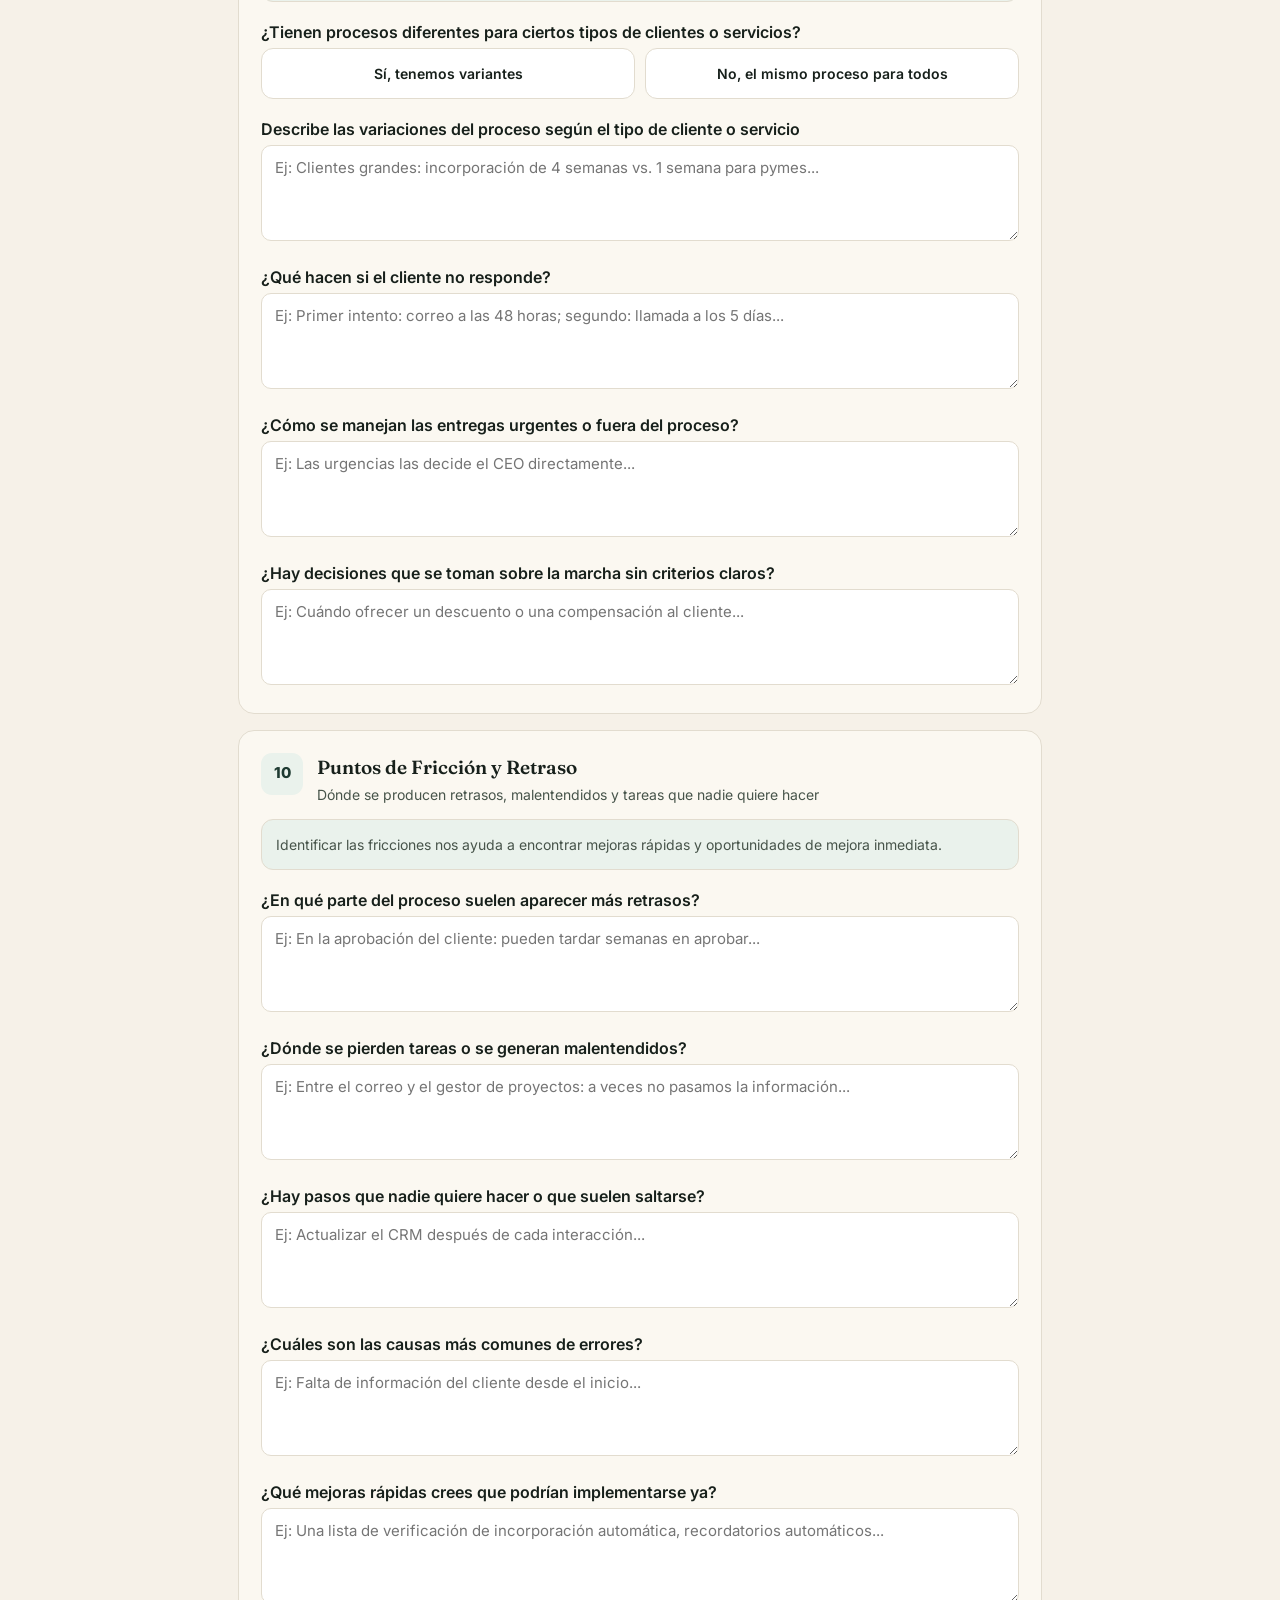
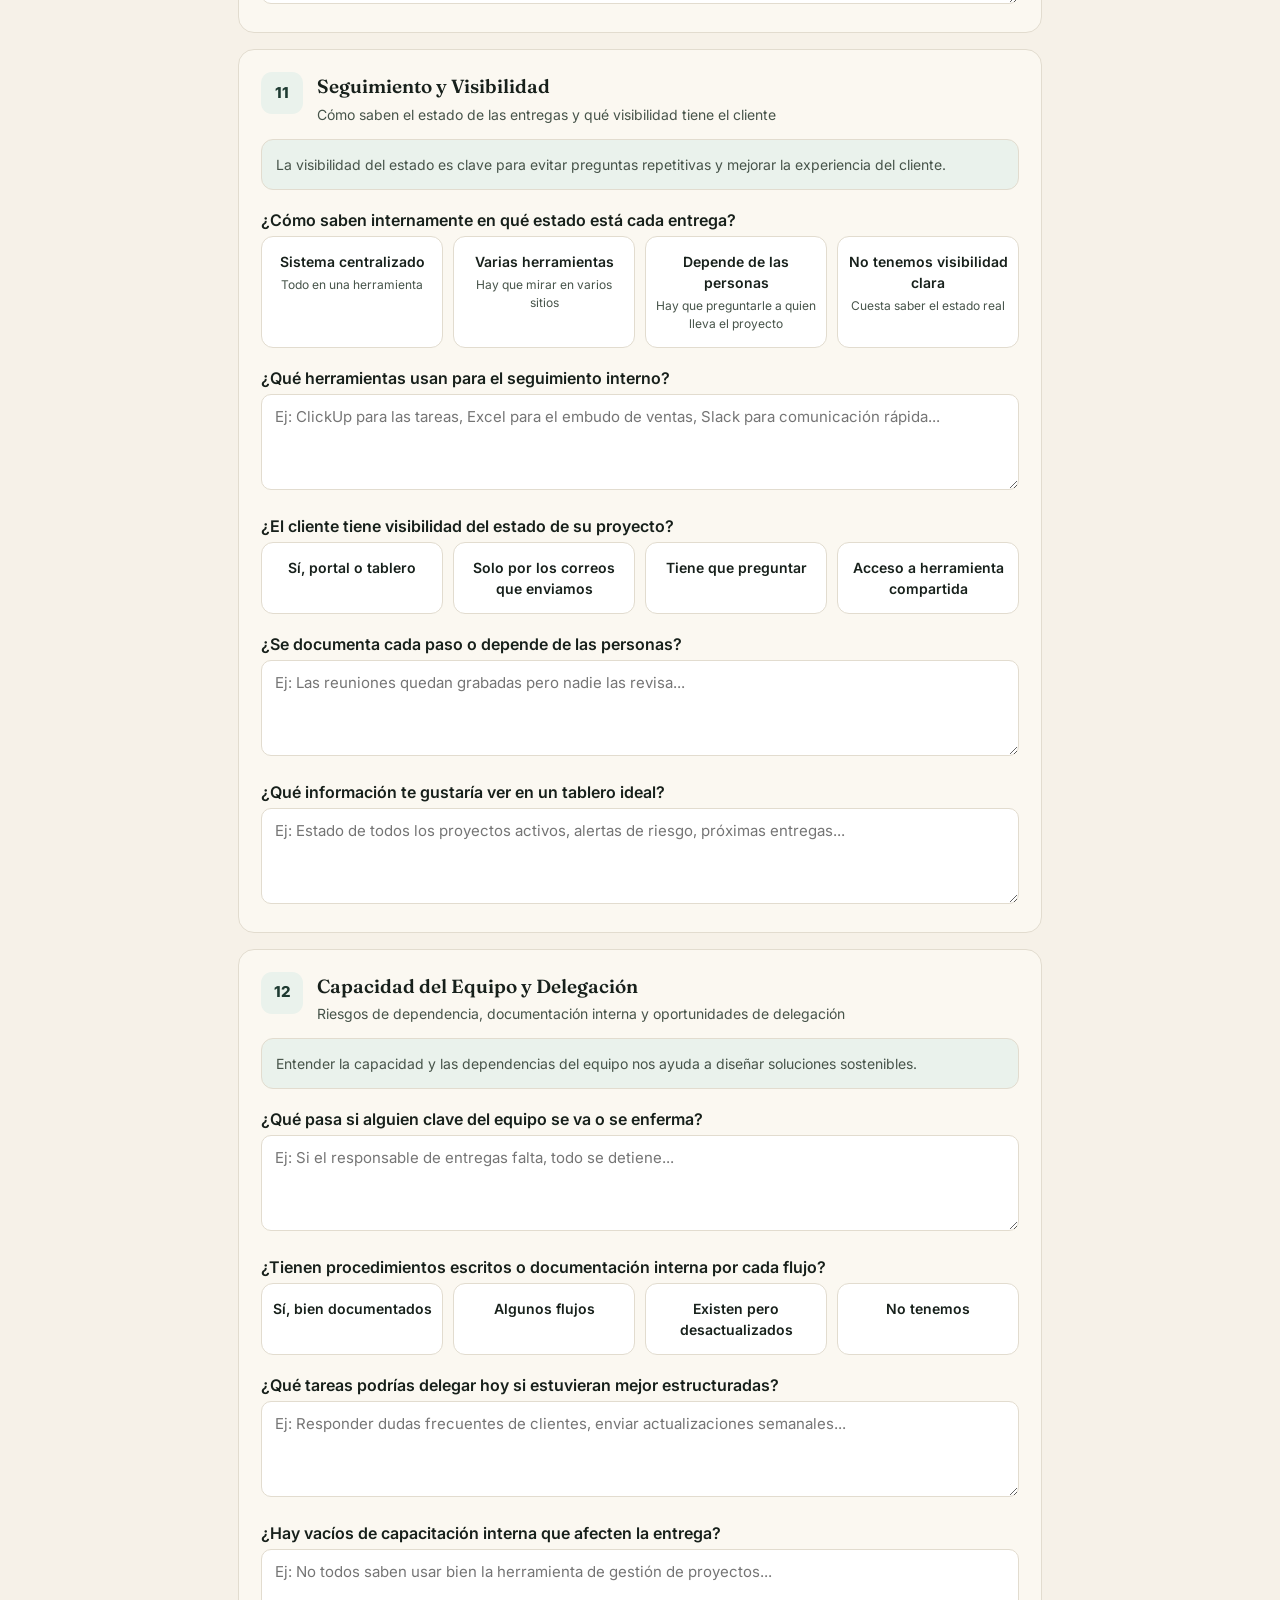
<file: cuestionarios/delivery.html>
<!DOCTYPE html>
<html lang="es">
<head>
<meta charset="UTF-8">
  <meta name="robots" content="noindex">
<meta name="viewport" content="width=device-width, initial-scale=1.0">
<title>Cuestionario de Entrega del Servicio · Diagnóstico</title>
<style>
  @import url('https://fonts.googleapis.com/css2?family=Manrope:wght@500;600;700;800&family=Inter:wght@400;500;600;700&display=swap');
  :root{
    --bg:#0b0d14; --card:#161923; --card-2:#1e2130; --border:#2a2f3f;
    --text:#eceef4; --muted:#47544A; --accent:#2F6B4F; --accent-soft:#191d33;
    --ok:#2F6B4F; --req:#2F6B4F; --radius:16px;
  }
  *{box-sizing:border-box}
  body{margin:0; background:var(--bg); color:var(--text); font-family:'Inter',system-ui,-apple-system,"Segoe UI",Roboto,sans-serif; line-height:1.5;}
  h1,h2,.card-title h2{font-family:'Manrope','Inter',sans-serif}
  .wrap{max-width:840px; margin:0 auto; padding:22px 18px 90px}
  header{display:flex; align-items:center; justify-content:space-between; gap:12px; padding:10px 0 26px; flex-wrap:wrap}
  .logo-slot{display:flex; align-items:center; gap:10px}
  .logo-ph{border:1px dashed var(--border); color:var(--muted); font-size:11px; letter-spacing:1px; padding:9px 14px; border-radius:10px; font-weight:700;}
  .header-right{display:flex; align-items:center; gap:10px}
  .tag{font-size:12px; color:var(--muted); border:1px solid var(--border); padding:6px 12px; border-radius:999px}
  .lang-toggle{display:inline-flex; border:1px solid var(--border); border-radius:999px; overflow:hidden; background:var(--card)}
  .lang-toggle button{border:none; background:transparent; color:var(--muted); font-family:inherit; font-weight:700; font-size:12px; padding:7px 13px; cursor:pointer}
  .lang-toggle button.active{background:var(--accent); color:#fff}
  .hero-badge{display:inline-block; font-size:12px; font-weight:700; color:var(--accent); background:var(--accent-soft); padding:6px 12px; border-radius:999px; margin-bottom:14px}
  h1{font-size:30px; margin:0 0 10px; font-weight:800; letter-spacing:-.5px}
  .subtitle{color:var(--muted); margin:0 0 22px; font-size:16px}
  .intro-box{background:var(--card); border:1px solid var(--border); border-radius:var(--radius); padding:20px 22px; margin-bottom:22px}
  .intro-box h3{margin:0 0 8px; font-size:16px; font-family:'Manrope',sans-serif}
  .intro-box p{margin:0 0 12px; color:var(--muted); font-size:14px}
  .intro-list{display:grid; grid-template-columns:1fr 1fr; gap:6px 18px; margin:0; padding:0; list-style:none}
  .intro-list li{color:var(--muted); font-size:13px; padding-left:16px; position:relative}
  .intro-list li::before{content:"›"; position:absolute; left:0; color:var(--accent); font-weight:700}
  @media(max-width:560px){.intro-list{grid-template-columns:1fr}}
  .progress-wrapper{margin:6px 0 24px; position:sticky; top:0; background:var(--bg); padding:10px 0; z-index:5}
  .progress-info{display:flex; justify-content:space-between; font-size:13px; color:var(--muted); margin-bottom:6px}
  .progress-track{height:8px; background:var(--card-2); border:1px solid var(--border); border-radius:999px; overflow:hidden}
  .progress-bar{height:100%; width:0%; background:var(--accent); transition:width .3s ease}
  .form-card{background:var(--card); border:1px solid var(--border); border-radius:var(--radius); padding:22px; margin-bottom:16px}
  .card-header{display:flex; gap:14px; align-items:flex-start; margin-bottom:6px}
  .card-number{min-width:42px; height:42px; border-radius:11px; background:var(--accent-soft); color:var(--accent); display:grid; place-items:center; font-weight:800; font-size:15px}
  .card-title h2{margin:0; font-size:19px; font-weight:700}
  .card-title p{margin:3px 0 0; color:var(--muted); font-size:14px}
  .field{margin-top:18px}
  .field-label{display:block; font-weight:600; margin-bottom:4px}
  .required{color:var(--req)}
  .field-hint{display:block; color:var(--muted); font-size:13px; margin-bottom:8px}
  .input,.textarea,.select{width:100%; background:var(--card-2); border:1px solid var(--border); color:var(--text); border-radius:10px; padding:12px 13px; font-size:15px; font-family:inherit}
  .textarea{min-height:96px; resize:vertical}
  .textarea-large{min-height:140px}
  .input:focus,.textarea:focus,.select:focus{outline:2px solid var(--accent); border-color:var(--accent)}
  .input.readonly{opacity:.65; cursor:not-allowed}
  .radio-grid{display:grid; gap:10px; grid-template-columns:repeat(auto-fit,minmax(150px,1fr))}
  .radio-grid-2{grid-template-columns:1fr 1fr}
  .radio-grid-3{grid-template-columns:1fr 1fr 1fr}
  @media(max-width:560px){.radio-grid,.radio-grid-2,.radio-grid-3{grid-template-columns:1fr 1fr}}
  .radio-box{display:flex; flex-direction:column; gap:4px; align-items:center; text-align:center; border:1px solid var(--border); background:var(--card-2); border-radius:12px; padding:14px 10px; cursor:pointer; transition:.15s}
  .radio-box:hover{border-color:var(--accent)}
  .radio-box input{display:none}
  .radio-box:has(input:checked){border-color:var(--accent); background:var(--accent-soft)}
  .radio-label-text{font-weight:600; font-size:14px}
  .radio-desc{font-size:12px; color:var(--muted)}
  .checkbox-list{display:grid; gap:10px}
  .checkbox-option{display:flex; gap:12px; align-items:flex-start; border:1px solid var(--border); background:var(--card-2); border-radius:12px; padding:13px 14px; cursor:pointer; transition:.15s}
  .checkbox-option:hover{border-color:var(--accent)}
  .checkbox-option:has(input:checked){border-color:var(--accent); background:var(--accent-soft)}
  .checkbox-option input{margin-top:2px; width:18px; height:18px; accent-color:var(--accent); flex:none}
  .checkbox-text{font-weight:600; display:block}
  .checkbox-desc{font-size:12px; color:var(--muted); display:block; margin-top:2px}
  .info-callout{display:flex; gap:12px; align-items:flex-start; background:var(--accent-soft); border:1px solid var(--border); border-radius:12px; padding:14px; margin:14px 0 4px; color:var(--muted); font-size:14px}
  .info-callout p{margin:0}
  .note-box{display:flex; gap:10px; align-items:flex-start; border:1px dashed var(--border); border-radius:10px; padding:12px 14px; margin-bottom:10px; color:var(--muted); font-size:13px}
  .note-box p{margin:0}
  .input-grid-3{display:grid; grid-template-columns:1fr 1fr 1fr; gap:10px}
  @media(max-width:560px){.input-grid-3{grid-template-columns:1fr}}
  .input-group-label{display:block; font-size:12px; color:var(--muted); margin-bottom:4px}
  .icon-input{display:flex; align-items:center; background:var(--card-2); border:1px solid var(--border); border-radius:10px; overflow:hidden}
  .icon-input:focus-within{outline:2px solid var(--accent); border-color:var(--accent)}
  .cur-symbol{padding:0 12px; color:var(--muted); font-weight:700}
  .icon-input .input{border:none; background:transparent; outline:none}
  input[type=range]{width:100%; accent-color:var(--accent); margin-top:6px}
  .slider-display{font-weight:700; font-size:20px; text-align:center; color:var(--accent)}
  .slider-labels{display:flex; justify-content:space-between; font-size:12px; color:var(--muted); margin-top:4px}
  .toolbar{display:flex; gap:12px; align-items:center; flex-wrap:wrap; background:var(--accent-soft); border:1px solid var(--border); border-radius:12px; padding:12px 14px; margin-bottom:16px}
  .toolbar label{font-weight:600; font-size:14px}
  .toolbar .select{max-width:230px}
  .conditional{display:none; border-left:2px solid var(--accent); padding-left:14px; margin-top:10px}
  .conditional.show{display:block}
  .conditional-title{font-size:13px; font-weight:700; color:var(--accent); margin-top:8px}
  .submit-section{margin-top:12px}
  .submit-btn{width:100%; border:none; cursor:pointer; background:var(--accent); color:#fff; font-size:16px; font-weight:700; padding:16px; border-radius:12px; font-family:inherit}
  .submit-btn:hover{opacity:.93}
  .result{display:none; text-align:center; padding:10px 0}
  .result.show{display:block}
  .result .check{width:66px; height:66px; margin:0 auto 14px; border-radius:50%; background:var(--ok); display:grid; place-items:center; color:#fff; font-size:34px}
  .result h2{margin:0 0 6px}
  .result p{color:var(--muted); max-width:520px; margin:0 auto 18px}
  .actions{display:flex; gap:10px; flex-wrap:wrap; justify-content:center; margin-bottom:18px}
  .btn{border:1px solid var(--border); background:var(--card-2); color:var(--text); padding:12px 18px; border-radius:10px; cursor:pointer; font-size:14px; font-weight:600; font-family:inherit}
  .btn.primary{background:var(--accent); color:#fff; border-color:var(--accent)}
  .btn:hover{opacity:.9}
  .preview{text-align:left; background:var(--card-2); border:1px solid var(--border); border-radius:10px; padding:14px; white-space:pre-wrap; font-family:ui-monospace,monospace; font-size:13px; max-height:320px; overflow:auto; color:var(--muted)}
</style>
<style>
/* ===== Branding Arraviva (sobrescribe colores + tipografía, sin tocar contenido) ===== */
@import url('https://fonts.googleapis.com/css2?family=Fraunces:opsz,wght@9..144,500;9..144,600;9..144,700&display=swap');
:root{
  --bg:#f6f1e8; --card:#fbf8f1; --card-2:#ffffff; --border:#e2dccf;
  --text:#17201b; --muted:#47544A; --accent:#1e3a31; --accent-soft:#eaf2ec;
  --ok:#2F6B4F; --req:#2F6B4F; --tierra:#2F6B4F; --savia:#2F6B4F; --luz:#e6b15a;
}
h1,h2,.card-title h2,.intro-box h3{font-family:'Fraunces',Georgia,serif; font-weight:600;}
.hero-badge{color:var(--tierra); background:#EAF0EB;}
</style>
<style>
#q-gate{position:fixed;inset:0;z-index:99999;background:#f6f1e8;display:flex;align-items:center;justify-content:center;padding:24px;font-family:'Inter',system-ui,sans-serif}
#q-gate.q-unlocked{display:none}
.q-gate__card{width:100%;max-width:380px;background:#fff;border:1px solid #e2dccf;border-radius:16px;padding:36px 32px;text-align:center;box-shadow:0 1px 2px rgba(23,32,27,.04),0 12px 28px -16px rgba(23,32,27,.2)}
.q-gate__logo{display:flex;align-items:center;justify-content:center;gap:9px;margin-bottom:22px}
.q-gate__logo .brand-name{font-family:'Fraunces',Georgia,serif;font-weight:600;font-size:20px;color:#1e3a31}
.q-gate__title{font-family:'Fraunces',Georgia,serif;font-weight:600;font-size:24px;color:#1e3a31;margin:0 0 8px}
.q-gate__sub{font-size:14.5px;line-height:1.5;color:#47544A;margin:0 0 22px}
#q-gate__input{width:100%;box-sizing:border-box;background:#fbf8f1;border:1px solid #e2dccf;border-radius:10px;padding:13px 15px;font-size:15px;font-family:inherit;color:#17201b;text-align:center}
#q-gate__input:focus{outline:none;border-color:#2F6B4F}
#q-gate__btn{width:100%;margin-top:12px;border:none;cursor:pointer;background:#1e3a31;color:#fff;font-size:15px;font-weight:700;padding:14px;border-radius:10px;font-family:inherit}
#q-gate__btn:hover{background:#2F6B4F}
#q-gate__error{margin:14px 0 0;font-size:13px;color:#2F6B4F;font-weight:600}
.viva{color:#2F6B4F}
</style>
</head>
<body>
<div id="q-gate">
  <div class="q-gate__card">
    <div class="q-gate__logo"><svg width="22" height="22" viewBox="0 0 20 20" fill="none" aria-hidden="true"><path d="M10 18 V8" stroke="#1E3A31" stroke-width="2" stroke-linecap="round"/><path d="M10 9 C10 6 12 5 14 4" stroke="#1E3A31" stroke-width="2" stroke-linecap="round"/><path d="M10 12 C10 10 8 9 6 8.5" stroke="#1E3A31" stroke-width="2" stroke-linecap="round"/><circle cx="14.6" cy="3.6" r="1.6" fill="#1E3A31"/></svg><span class="brand-name">Arra<span class="viva">viva</span></span></div>
    <h1 class="q-gate__title">Cuestionario privado</h1>
    <p class="q-gate__sub">Introduce la clave de acceso que te compartimos para continuar.</p>
    <form id="q-gate__form" autocomplete="off">
      <input id="q-gate__input" type="password" placeholder="Clave de acceso" aria-label="Clave de acceso">
      <button id="q-gate__btn" type="submit">Entrar &rarr;</button>
      <p id="q-gate__error" hidden>Clave incorrecta. Vuelve a intentarlo.</p>
    </form>
  </div>
</div>

<div class="wrap">

  <header>
    <div class="logo-slot" style="display:flex;align-items:center;gap:9px"><svg width="22" height="22" viewBox="0 0 20 20" fill="none" aria-hidden="true"><path d="M10 18 V8" stroke="#1E3A31" stroke-width="2" stroke-linecap="round"/><path d="M10 9 C10 6 12 5 14 4" stroke="#1E3A31" stroke-width="2" stroke-linecap="round"/><path d="M10 12 C10 10 8 9 6 8.5" stroke="#1E3A31" stroke-width="2" stroke-linecap="round"/><circle cx="14.6" cy="3.6" r="1.6" fill="#1E3A31"/></svg><span class="brand-name" style="font-family:'Fraunces',Georgia,serif;font-weight:600;font-size:20px;letter-spacing:.2px;color:#1e3a31">Arra<span class="viva">viva</span></span></div>
    <div class="header-right">
      <span class="tag" data-es="Fase de Incorporación" data-en="Onboarding Phase">Fase de Incorporación</span>
      <div class="lang-toggle">
        <button type="button" id="langEs" class="active" onclick="setLang('es')">ES</button>
        <button type="button" id="langEn" onclick="setLang('en')">EN</button>
      </div>
    </div>
  </header>

  <span class="hero-badge" data-es="Diagnóstico" data-en="Audit">Diagnóstico</span>
  <h1 data-es="Diagnóstico del Área de Entrega del Servicio" data-en="Service Delivery Area Audit">Diagnóstico del Área de Entrega del Servicio</h1>
  <p class="subtitle" data-es="Este cuestionario nos permite entender cómo entregan su producto o servicio para optimizar los procesos de entrega, crecer sin perder calidad ni control y sin sobrecargar al equipo." data-en="This questionnaire helps us understand how you deliver your product or service, to optimize delivery processes, scale without losing quality or control and without overloading the team.">Este cuestionario nos permite entender cómo entregan su producto o servicio para optimizar los procesos de entrega, crecer sin perder calidad ni control y sin sobrecargar al equipo.</p>

  <div class="intro-box">
    <h3 data-es="¿Qué información necesitamos?" data-en="What information do we need?">¿Qué información necesitamos?</h3>
    <p data-es="Este diagnóstico profundo cubre todos los aspectos del proceso de entrega para identificar oportunidades de mejora, automatización y crecimiento." data-en="This deep audit covers every aspect of the delivery process to identify opportunities for improvement, automation and scalability.">Este diagnóstico profundo cubre todos los aspectos del proceso de entrega para identificar oportunidades de mejora, automatización y crecimiento.</p>
    <ul class="intro-list">
      <li data-es="Estructura del equipo y herramientas" data-en="Team structure and tools">Estructura del equipo y herramientas</li>
      <li data-es="Proceso de entrega y recorrido del cliente" data-en="Delivery process and customer journey">Proceso de entrega y recorrido del cliente</li>
      <li data-es="Comunicación con el cliente y canales" data-en="Client communication and channels">Comunicación con el cliente y canales</li>
      <li data-es="Volumen, indicadores y satisfacción" data-en="Volume, KPIs and satisfaction">Volumen, indicadores y satisfacción</li>
      <li data-es="Validación del proceso real vs. teórico" data-en="Real vs. theoretical process validation">Validación del proceso real vs. teórico</li>
      <li data-es="Excepciones y casos especiales" data-en="Exceptions and special cases">Excepciones y casos especiales</li>
      <li data-es="Puntos de fricción y mejoras rápidas" data-en="Friction points and quick wins">Puntos de fricción y mejoras rápidas</li>
      <li data-es="Seguimiento, visibilidad y tableros" data-en="Tracking, visibility and dashboards">Seguimiento, visibilidad y tableros</li>
      <li data-es="Capacidad del equipo y delegación" data-en="Team capacity and delegation">Capacidad del equipo y delegación</li>
      <li data-es="Visión del proceso ideal" data-en="Ideal process vision">Visión del proceso ideal</li>
      <li data-es="Tecnología y frustraciones" data-en="Technology and frustrations">Tecnología y frustraciones</li>
      <li data-es="Opiniones de los clientes" data-en="Client feedback">Opiniones de los clientes</li>
    </ul>
  </div>

  <div class="progress-wrapper">
    <div class="progress-info"><span data-es="Progreso del cuestionario" data-en="Questionnaire progress">Progreso del cuestionario</span><span id="progressCount">0 / 16</span></div>
    <div class="progress-track"><div class="progress-bar" id="bar"></div></div>
  </div>

  <form id="form">

    <div class="toolbar">
      <label for="currency" data-es="Moneda con la que trabajas:" data-en="Currency you work with:">Moneda con la que trabajas:</label>
      <select class="select" id="currency" name="Moneda">
        <option value="USD" data-es="USD — Dólar ($)" data-en="USD — Dollar ($)">USD — Dólar ($)</option>
        <option value="COP" data-es="COP — Peso colombiano ($)" data-en="COP — Colombian Peso ($)">COP — Peso colombiano ($)</option>
        <option value="EUR" data-es="EUR — Euro (€)" data-en="EUR — Euro (€)">EUR — Euro (€)</option>
      </select>
    </div>

    <!-- ===== 01 ===== -->
    <div class="form-card" data-section>
      <div class="card-header"><span class="card-number">01</span>
        <div class="card-title">
          <h2 data-es="Datos de la Empresa y Estructura" data-en="Company Details and Structure">Datos de la Empresa y Estructura</h2>
          <p data-es="Información básica y organización del equipo de entrega" data-en="Basic information and delivery team organization">Información básica y organización del equipo de entrega</p></div></div>

      <div class="field"><label class="field-label"><span data-es="Nombre de la empresa" data-en="Company name">Nombre de la empresa</span> <span class="required">*</span></label>
        <span class="field-hint" data-es="Indica el nombre legal o comercial de tu empresa" data-en="Enter your company's legal or trade name">Indica el nombre legal o comercial de tu empresa</span>
        <input class="input" type="text" name="Nombre de la empresa" required data-es-ph="Ej: Acme Solutions S.A.S." data-en-ph="e.g. Acme Solutions LLC"></div>

      <div class="field"><label class="field-label"><span data-es="Correo de contacto" data-en="Contact email">Correo de contacto</span> <span class="required">*</span></label>
        <input class="input" type="email" name="Correo de contacto" required data-es-ph="Ej: gerencia@suempresa.com" data-en-ph="e.g. manager@yourcompany.com" placeholder="Ej: gerencia@suempresa.com"></div>

      <div class="field"><label class="field-label"><span data-es="Teléfono / WhatsApp" data-en="Phone / WhatsApp">Teléfono / WhatsApp</span> <span class="required">*</span></label>
        <input class="input" type="text" name="Teléfono / WhatsApp" required data-es-ph="Ej: +57 300 123 4567" data-en-ph="e.g. +1 305 123 4567" placeholder="Ej: +57 300 123 4567"></div>

      <div class="field"><label class="field-label" data-es="Área a auditar" data-en="Area being audited">Área a auditar</label>
        <span class="field-hint" data-es="Este cuestionario está diseñado específicamente para auditar el área de entrega del servicio" data-en="This questionnaire is designed specifically to audit the service delivery area">Este cuestionario está diseñado específicamente para auditar el área de entrega del servicio</span>
        <input class="input readonly" type="text" name="Área a auditar" value="Entrega del Servicio" data-es-val="Entrega del Servicio" data-en-val="Delivery" readonly></div>

      <div class="field"><label class="field-label" data-es="Tu rol en la empresa" data-en="Your role in the company">Tu rol en la empresa</label>
        <select class="select" name="Rol">
          <option value="" disabled selected data-es="Selecciona tu rol" data-en="Select your role">Selecciona tu rol</option>
          <option value="CEO" data-es="CEO / Fundador" data-en="CEO / Founder">CEO / Fundador</option>
          <option value="Director Operaciones" data-es="Director de Operaciones" data-en="COO / Operations Director">Director de Operaciones</option>
          <option value="Responsable Entregas" data-es="Responsable de Entregas" data-en="Delivery Manager">Responsable de Entregas</option>
          <option value="Responsable Fidelización" data-es="Responsable de Fidelización de Clientes" data-en="Customer Success Manager">Responsable de Fidelización de Clientes</option>
          <option value="Jefe de Proyectos" data-es="Jefe de Proyectos" data-en="Project Manager">Jefe de Proyectos</option>
          <option value="Ejecutivo de Cuenta" data-es="Ejecutivo de Cuenta" data-en="Account Manager">Ejecutivo de Cuenta</option>
          <option value="Otro" data-es="Otro" data-en="Other">Otro</option>
        </select></div>

      <div class="field"><label class="field-label" data-es="Tamaño del equipo" data-en="Team size">Tamaño del equipo</label>
        <span class="field-hint" data-es="Número aproximado de personas en tu organización" data-en="Approximate number of people in your organization">Número aproximado de personas en tu organización</span>
        <select class="select" name="Tamaño del equipo">
          <option value="" disabled selected data-es="Selecciona el tamaño" data-en="Select size">Selecciona el tamaño</option>
          <option value="1-5" data-es="1 - 5 empleados" data-en="1 - 5 employees">1 - 5 empleados</option>
          <option value="6-15" data-es="6 - 15 empleados" data-en="6 - 15 employees">6 - 15 empleados</option>
          <option value="16-50" data-es="16 - 50 empleados" data-en="16 - 50 employees">16 - 50 empleados</option>
          <option value="51-100" data-es="51 - 100 empleados" data-en="51 - 100 employees">51 - 100 empleados</option>
          <option value="100+" data-es="Más de 100 empleados" data-en="More than 100 employees">Más de 100 empleados</option>
        </select></div>

      <div class="field"><label class="field-label" data-es="¿Qué producto o servicio entregan?" data-en="What product or service do you deliver?">¿Qué producto o servicio entregan?</label>
        <span class="field-hint" data-es="Describe brevemente qué es lo que entregan a sus clientes" data-en="Briefly describe what you deliver to your clients">Describe brevemente qué es lo que entregan a sus clientes</span>
        <textarea class="textarea" name="Producto/servicio que entregan" data-es-ph="Ej:
• Servicio de consultoría estratégica (proyectos de 3 meses)
• Software con puesta en marcha personalizada
• Formación en línea con tutorías individuales" data-en-ph="e.g.:
• Strategic consulting service (3-month projects)
• SaaS software with personalized onboarding
• Online training with one-on-one tutoring"></textarea></div>

      <div class="field"><label class="field-label" data-es="Organigrama / Estructura del equipo de entrega" data-en="Org chart / Delivery team structure">Organigrama / Estructura del equipo de entrega</label>
        <span class="field-hint" data-es="Describe la estructura jerárquica del área: quién reporta a quién, departamentos, etc." data-en="Describe the hierarchy of the area: who reports to whom, departments, etc.">Describe la estructura jerárquica del área: quién reporta a quién, departamentos, etc.</span>
        <textarea class="textarea" name="Organigrama de entrega" data-es-ph="Ej:
• CEO → Responsable de Entregas → 3 Ejecutivos de Cuenta
• Ejecutivo de Cuenta 1: atiende clientes grandes (5 cuentas)
• Ejecutivo de Cuenta 2: atiende pymes (15 cuentas)
• Todos reportan al Responsable de Entregas" data-en-ph="e.g.:
• CEO → Delivery Manager → 3 Account Managers
• Account Manager 1: manages enterprise clients (5 accounts)
• Account Manager 2: manages SMB clients (15 accounts)
• Everyone reports to the Delivery Manager"></textarea></div>

      <div class="field"><label class="field-label" data-es="Roles involucrados en el proceso de entrega" data-en="Roles involved in the delivery process">Roles involucrados en el proceso de entrega</label>
        <span class="field-hint" data-es="Lista todos los roles/personas que participan en la entrega del producto o servicio" data-en="List all roles/people involved in delivering the product or service">Lista todos los roles/personas que participan en la entrega del producto o servicio</span>
        <textarea class="textarea" name="Roles involucrados" data-es-ph="Ej:
• María (Responsable de Entregas) - Coordinación general y casos escalados
• Carlos (Ejecutivo de Cuenta) - Gestión de cuentas y seguimiento
• Laura (Fidelización) - Incorporación del cliente y capacitación" data-en-ph="e.g.:
• María (Delivery Manager) - Overall coordination and escalations
• Carlos (Account Manager) - Account management and follow-up
• Laura (Customer Success) - Onboarding and training"></textarea></div>
    </div>

    <!-- ===== 02 ===== -->
    <div class="form-card" data-section>
      <div class="card-header"><span class="card-number">02</span>
        <div class="card-title">
          <h2 data-es="Herramientas de Control de la Entrega" data-en="Delivery Control Tools">Herramientas de Control de la Entrega</h2>
          <p data-es="Herramientas para gestionar la entrega y la relación con los clientes" data-en="Tools to manage delivery and the client relationship">Herramientas para gestionar la entrega y la relación con los clientes</p></div></div>

      <div class="info-callout"><p data-es="Necesitamos conocer las herramientas que usan para gestionar la entrega y la comunicación con los clientes." data-en="We need to know the tools you use to manage delivery and client communication.">Necesitamos conocer las herramientas que usan para gestionar la entrega y la comunicación con los clientes.</p></div>

      <div class="field"><label class="field-label" data-es="¿Qué herramientas utilizan para el control de la entrega?" data-en="Which tools do you use for delivery control?">¿Qué herramientas utilizan para el control de la entrega?</label>
        <span class="field-hint" data-es="Selecciona todas las herramientas donde gestionan proyectos, clientes y entregas" data-en="Select all the tools where you manage projects, clients and deliveries">Selecciona todas las herramientas donde gestionan proyectos, clientes y entregas</span>
        <div class="checkbox-list">
          <label class="checkbox-option"><input type="checkbox" name="Herramientas de entrega" value="ClickUp"><div class="checkbox-content"><span class="checkbox-text" data-es="ClickUp" data-en="ClickUp">ClickUp</span><span class="checkbox-desc" data-es="Gestión de proyectos, tareas y seguimiento de entregas" data-en="Project, task and delivery tracking">Gestión de proyectos, tareas y seguimiento de entregas</span></div></label>
          <label class="checkbox-option"><input type="checkbox" name="Herramientas de entrega" value="Asana"><div class="checkbox-content"><span class="checkbox-text" data-es="Asana" data-en="Asana">Asana</span><span class="checkbox-desc" data-es="Coordinación de equipos y proyectos de clientes" data-en="Team and client project coordination">Coordinación de equipos y proyectos de clientes</span></div></label>
          <label class="checkbox-option"><input type="checkbox" name="Herramientas de entrega" value="Trello"><div class="checkbox-content"><span class="checkbox-text" data-es="Trello" data-en="Trello">Trello</span><span class="checkbox-desc" data-es="Tableros visuales para seguimiento" data-en="Kanban boards for visual tracking">Tableros visuales para seguimiento</span></div></label>
          <label class="checkbox-option"><input type="checkbox" name="Herramientas de entrega" value="Monday"><div class="checkbox-content"><span class="checkbox-text" data-es="Monday.com" data-en="Monday.com">Monday.com</span><span class="checkbox-desc" data-es="Gestión del trabajo y automatizaciones" data-en="Work OS and automations">Gestión del trabajo y automatizaciones</span></div></label>
          <label class="checkbox-option"><input type="checkbox" name="Herramientas de entrega" value="Notion"><div class="checkbox-content"><span class="checkbox-text" data-es="Notion" data-en="Notion">Notion</span><span class="checkbox-desc" data-es="Documentación y bases de datos de clientes" data-en="Documentation, wikis and client databases">Documentación y bases de datos de clientes</span></div></label>
          <label class="checkbox-option"><input type="checkbox" name="Herramientas de entrega" value="HubSpot/CRM"><div class="checkbox-content"><span class="checkbox-text" data-es="HubSpot / CRM" data-en="HubSpot / CRM">HubSpot / CRM</span><span class="checkbox-desc" data-es="Relación con clientes y comunicaciones" data-en="Client relationship and communications">Relación con clientes y comunicaciones</span></div></label>
          <label class="checkbox-option"><input type="checkbox" name="Herramientas de entrega" value="Intercom/Zendesk"><div class="checkbox-content"><span class="checkbox-text" data-es="Intercom / Zendesk / Freshdesk" data-en="Intercom / Zendesk / Freshdesk">Intercom / Zendesk / Freshdesk</span><span class="checkbox-desc" data-es="Soporte al cliente y solicitudes" data-en="Customer support and tickets">Soporte al cliente y solicitudes</span></div></label>
          <label class="checkbox-option"><input type="checkbox" name="Herramientas de entrega" value="Hojas de cálculo"><div class="checkbox-content"><span class="checkbox-text" data-es="Hojas de cálculo (Excel / Google Sheets)" data-en="Spreadsheets (Excel / Google Sheets)">Hojas de cálculo (Excel / Google Sheets)</span><span class="checkbox-desc" data-es="Seguimiento manual, reportes de clientes" data-en="Manual tracking, client reports">Seguimiento manual, reportes de clientes</span></div></label>
          <label class="checkbox-option"><input type="checkbox" name="Herramientas de entrega" value="Otras"><div class="checkbox-content"><span class="checkbox-text" data-es="Otras herramientas" data-en="Other tools">Otras herramientas</span><span class="checkbox-desc" data-es="Especifica cualquier otra herramienta relevante abajo" data-en="Specify any other relevant tool below">Especifica cualquier otra herramienta relevante abajo</span></div></label>
        </div></div>

      <div class="field"><label class="field-label" data-es="Otras herramientas utilizadas" data-en="Other tools used">Otras herramientas utilizadas</label>
        <span class="field-hint" data-es="Si usan herramientas adicionales que no están en la lista, indícalas aquí" data-en="If you use additional tools not listed, add them here">Si usan herramientas adicionales que no están en la lista, indícalas aquí</span>
        <input class="input" type="text" name="Otras herramientas" data-es-ph="Ej: Basecamp, Teamwork, herramientas propias, portal de clientes..." data-en-ph="e.g. Basecamp, Teamwork, custom tools, client portal..."></div>

      <div class="field"><label class="field-label" data-es="¿Podrán darnos acceso de lectura a las herramientas relevantes?" data-en="Can you give us read access to the relevant tools?">¿Podrán darnos acceso de lectura a las herramientas relevantes?</label>
        <span class="field-hint" data-es="Necesitamos acceso temporal para analizar los flujos, no modificaremos nada" data-en="We need temporary access to analyze flows, we won't change anything">Necesitamos acceso temporal para analizar los flujos, no modificaremos nada</span>
        <div class="radio-grid radio-grid-3">
          <label class="radio-box"><input type="radio" name="Acceso a herramientas" value="Sí"><span class="radio-label-text" data-es="Sí, sin problema" data-en="Yes, no problem">Sí, sin problema</span></label>
          <label class="radio-box"><input type="radio" name="Acceso a herramientas" value="Algunas"><span class="radio-label-text" data-es="Solo algunas" data-en="Only some">Solo algunas</span></label>
          <label class="radio-box"><input type="radio" name="Acceso a herramientas" value="Consultar"><span class="radio-label-text" data-es="Necesito consultar" data-en="I need to check">Necesito consultar</span></label>
        </div></div>

      <div class="field"><label class="field-label" data-es="Escenario tecnológico actual" data-en="Current technology setup">Escenario tecnológico actual</label>
        <span class="field-hint" data-es="Describe brevemente su infraestructura técnica: alojamiento web, bases de datos, integraciones, APIs, etc." data-en="Briefly describe your technical infrastructure: hosting, databases, integrations, APIs, etc.">Describe brevemente su infraestructura técnica: alojamiento web, bases de datos, integraciones, APIs, etc.</span>
        <textarea class="textarea" name="Escenario tecnológico" data-es-ph="Ej:
• Página web en WordPress con alojamiento en SiteGround
• Base de datos MySQL para el CRM interno
• API de Stripe para los pagos" data-en-ph="e.g.:
• WordPress site hosted on SiteGround
• MySQL database for the internal CRM
• Stripe API for payments"></textarea></div>

      <div class="field"><label class="field-label" data-es="¿Existe una base de datos del sistema actual?" data-en="Is there a database in the current system?">¿Existe una base de datos del sistema actual?</label>
        <span class="field-hint" data-es="Si tienen una base de datos interna, ¿podrían exportar su estructura sin datos sensibles?" data-en="If you have an internal database, could you export its structure without sensitive data?">Si tienen una base de datos interna, ¿podrían exportar su estructura sin datos sensibles?</span>
        <div class="radio-grid radio-grid-3">
          <label class="radio-box"><input type="radio" name="Base de datos disponible" value="Exportar"><span class="radio-label-text" data-es="Sí, podemos exportar" data-en="Yes, we can export">Sí, podemos exportar</span></label>
          <label class="radio-box"><input type="radio" name="Base de datos disponible" value="No propia"><span class="radio-label-text" data-es="No tenemos base de datos propia" data-en="We don't have our own DB">No tenemos base de datos propia</span></label>
          <label class="radio-box"><input type="radio" name="Base de datos disponible" value="Verificar"><span class="radio-label-text" data-es="Tengo que verificar" data-en="I need to check">Tengo que verificar</span></label>
        </div></div>

      <div class="field"><label class="field-label" data-es="¿Existe una fuente de verdad única?" data-en="Is there a single source of truth?">¿Existe una fuente de verdad única?</label>
        <span class="field-hint" data-es="¿Hay un sistema central donde se consolida toda la información importante o está dispersa en varios lugares?" data-en="Is there a central system where all important information is consolidated, or is it scattered across several places?">¿Hay un sistema central donde se consolida toda la información importante o está dispersa en varios lugares?</span>
        <div class="radio-grid radio-grid-3">
          <label class="radio-box"><input type="radio" name="Fuente única de verdad" value="Centralizado"><span class="radio-label-text" data-es="Sí, centralizado" data-en="Yes, centralized">Sí, centralizado</span></label>
          <label class="radio-box"><input type="radio" name="Fuente única de verdad" value="Parcialmente"><span class="radio-label-text" data-es="Parcialmente" data-en="Partially">Parcialmente</span></label>
          <label class="radio-box"><input type="radio" name="Fuente única de verdad" value="Dispersa"><span class="radio-label-text" data-es="No, dispersa" data-en="No, scattered">No, dispersa</span></label>
        </div></div>
    </div>

    <!-- ===== 03 ===== -->
    <div class="form-card" data-section>
      <div class="card-header"><span class="card-number">03</span>
        <div class="card-title">
          <h2 data-es="Proceso de Entrega y Recorrido del Cliente" data-en="Delivery Process and Customer Journey">Proceso de Entrega y Recorrido del Cliente</h2>
          <p data-es="Cómo entregan el producto/servicio y la experiencia completa del cliente" data-en="How you deliver the product/service and the full client experience">Cómo entregan el producto/servicio y la experiencia completa del cliente</p></div></div>

      <div class="info-callout"><p data-es="Necesitamos mapear toda la experiencia del cliente: desde la incorporación hasta el uso, el soporte y la fidelización." data-en="We need to map the entire client experience: from onboarding through usage, support and loyalty.">Necesitamos mapear toda la experiencia del cliente: desde la incorporación hasta el uso, el soporte y la fidelización.</p></div>

      <div class="field"><label class="field-label" data-es="¿Cómo entregan su producto o servicio?" data-en="How do you deliver your product/service?">¿Cómo entregan su producto o servicio?</label>
        <span class="field-hint" data-es="Describe el proceso completo desde que el cliente compra hasta que recibe el valor" data-en="Describe the full process from when the client buys until they receive the value">Describe el proceso completo desde que el cliente compra hasta que recibe el valor</span>
        <textarea class="textarea" name="Proceso de entrega" data-es-ph="Ej:
1. El cliente firma el contrato → 2. Correo de bienvenida automático → 3. Reunión de inicio (30 min) → 4. Acceso a la plataforma → 5. Sesión de capacitación inicial → 6. Entrega de la primera fase → 7. Revisión y comentarios" data-en-ph="e.g.:
1. Client signs contract → 2. Automatic welcome email → 3. Kickoff call (30 min) → 4. Platform access → 5. Initial training session → 6. First phase delivery → 7. Review and feedback"></textarea></div>

      <div class="field"><label class="field-label" data-es="¿Cuáles son los tiempos de entrega del servicio?" data-en="What are the service delivery times?">¿Cuáles son los tiempos de entrega del servicio?</label>
        <span class="field-hint" data-es="Duración típica desde el inicio hasta la entrega completa" data-en="Typical duration from start to full delivery">Duración típica desde el inicio hasta la entrega completa</span>
        <textarea class="textarea" name="Tiempos de entrega" data-es-ph="Ej:
• Incorporación inicial: 1 semana
• Primera entrega / hito: 2 semanas
• Proyecto completo: 2-3 meses" data-en-ph="e.g.:
• Initial onboarding: 1 week
• First delivery / milestone: 2 weeks
• Full project: 2-3 months"></textarea></div>

      <div class="field"><label class="field-label" data-es="Mapeo de la experiencia del cliente (recorrido del cliente)" data-en="Customer journey mapping">Mapeo de la experiencia del cliente (recorrido del cliente)</label>
        <span class="field-hint" data-es="Describe las fases: Incorporación → Uso → Soporte → Fidelización" data-en="Describe the phases: Onboarding → Usage → Support → Loyalty">Describe las fases: Incorporación → Uso → Soporte → Fidelización</span>
        <textarea class="textarea" name="Recorrido del cliente" data-es-ph="Ej:
INCORPORACIÓN: Llamada de bienvenida, acceso al portal, capacitación inicial
USO / ENTREGA: Entregas semanales, reuniones de seguimiento quincenales
SOPORTE: Solicitud por correo o chat, preguntas frecuentes en el portal
FIDELIZACIÓN: Encuesta de satisfacción trimestral, propuesta de venta adicional" data-en-ph="e.g.:
ONBOARDING: Welcome call, portal access, initial training
USAGE / DELIVERY: Weekly deliveries, biweekly check-ins
SUPPORT: Ticket by email or chat, FAQ in the portal
LOYALTY: Quarterly NPS survey, upselling proposal"></textarea></div>

      <div class="field"><label class="field-label" data-es="¿Tienes algún diagrama o esquema del proceso de entrega actual?" data-en="Do you have a diagram of the current delivery process?">¿Tienes algún diagrama o esquema del proceso de entrega actual?</label>
        <span class="field-hint" data-es="Un documento, imagen o captura que represente cómo funciona actualmente la entrega" data-en="A document, image or screenshot showing how delivery currently works">Un documento, imagen o captura que represente cómo funciona actualmente la entrega</span>
        <div class="note-box"><p data-es="Si tienes un diagrama, envíalo por correo indicando el nombre de tu empresa." data-en="If you have a diagram, send it by email referencing your company name.">Si tienes un diagrama, envíalo por correo indicando el nombre de tu empresa.</p></div>
        <div class="radio-grid radio-grid-3">
          <label class="radio-box"><input type="radio" name="Diagrama del proceso" value="Enviaré"><span class="radio-label-text" data-es="Sí, lo enviaré" data-en="Yes, I'll send it">Sí, lo enviaré</span></label>
          <label class="radio-box"><input type="radio" name="Diagrama del proceso" value="Puedo crear"><span class="radio-label-text" data-es="No tengo, pero puedo crear uno" data-en="I don't have one, but I can create one">No tengo, pero puedo crear uno</span></label>
          <label class="radio-box"><input type="radio" name="Diagrama del proceso" value="No existe"><span class="radio-label-text" data-es="No existe ninguno" data-en="None exists">No existe ninguno</span></label>
        </div></div>

      <div class="field"><label class="field-label" data-es="¿En qué parte del proceso suelen aparecer más problemas, retrasos o errores?" data-en="Where in the process do most problems, delays or errors appear?">¿En qué parte del proceso suelen aparecer más problemas, retrasos o errores?</label>
        <span class="field-hint" data-es="Selecciona una o varias opciones donde identifican cuellos de botella" data-en="Select one or more options where you identify bottlenecks">Selecciona una o varias opciones donde identifican cuellos de botella</span>
        <div class="checkbox-list">
          <label class="checkbox-option"><input type="checkbox" name="Cuellos de botella" value="Incorporación"><div class="checkbox-content"><span class="checkbox-text" data-es="Inicio de la incorporación" data-en="Onboarding start">Inicio de la incorporación</span><span class="checkbox-desc" data-es="Retrasos en arrancar con nuevos clientes" data-en="Delays starting with new clients">Retrasos en arrancar con nuevos clientes</span></div></label>
          <label class="checkbox-option"><input type="checkbox" name="Cuellos de botella" value="Comunicación equipos"><div class="checkbox-content"><span class="checkbox-text" data-es="Comunicación entre equipos" data-en="Communication between teams">Comunicación entre equipos</span><span class="checkbox-desc" data-es="Información que se pierde o se malinterpreta entre áreas" data-en="Information lost or misread between areas">Información que se pierde o se malinterpreta entre áreas</span></div></label>
          <label class="checkbox-option"><input type="checkbox" name="Cuellos de botella" value="Producción"><div class="checkbox-content"><span class="checkbox-text" data-es="Fase de producción / ejecución" data-en="Production/execution phase">Fase de producción / ejecución</span><span class="checkbox-desc" data-es="Retrasos en la entrega del trabajo principal" data-en="Delays delivering the main work">Retrasos en la entrega del trabajo principal</span></div></label>
          <label class="checkbox-option"><input type="checkbox" name="Cuellos de botella" value="Aprobación cliente"><div class="checkbox-content"><span class="checkbox-text" data-es="Aprobación del cliente" data-en="Client validation">Aprobación del cliente</span><span class="checkbox-desc" data-es="El cliente tarda en revisar o aprobar los entregables" data-en="The client is slow to review or approve deliverables">El cliente tarda en revisar o aprobar los entregables</span></div></label>
          <label class="checkbox-option"><input type="checkbox" name="Cuellos de botella" value="Soporte post"><div class="checkbox-content"><span class="checkbox-text" data-es="Soporte después de la entrega" data-en="Post-delivery support">Soporte después de la entrega</span><span class="checkbox-desc" data-es="Problemas o dudas que surgen después de entregar" data-en="Problems or questions after delivery">Problemas o dudas que surgen después de entregar</span></div></label>
          <label class="checkbox-option"><input type="checkbox" name="Cuellos de botella" value="Otro"><div class="checkbox-content"><span class="checkbox-text" data-es="Otro" data-en="Other">Otro</span><span class="checkbox-desc" data-es="Especifica en el campo de abajo" data-en="Specify in the field below">Especifica en el campo de abajo</span></div></label>
        </div></div>

      <div class="field"><label class="field-label" data-es="Detalle de los cuellos de botella identificados" data-en="Details of the identified bottlenecks">Detalle de los cuellos de botella identificados</label>
        <span class="field-hint" data-es="Describe con más detalle dónde y por qué se producen estos problemas" data-en="Describe in more detail where and why these problems occur">Describe con más detalle dónde y por qué se producen estos problemas</span>
        <textarea class="textarea" name="Detalle cuellos de botella" data-es-ph="Ej: El principal cuello de botella es la aprobación del cliente. Enviamos entregables y pueden pasar 2 semanas sin respuesta..." data-en-ph="e.g. The main bottleneck is client validation. We send deliverables and 2 weeks can pass with no feedback..."></textarea></div>

      <div class="field"><label class="field-label" data-es="¿Qué nivel de estandarización tiene su proceso de entrega?" data-en="How standardized is your delivery process?">¿Qué nivel de estandarización tiene su proceso de entrega?</label>
        <span class="field-hint" data-es="Nos ayuda a priorizar qué automatizaciones son viables" data-en="It helps us prioritize which automations are viable">Nos ayuda a priorizar qué automatizaciones son viables</span>
        <div class="radio-grid">
          <label class="radio-box"><input type="radio" name="Estandarización" value="Muy"><span class="radio-label-text" data-es="Muy estandarizado" data-en="Very standardized">Muy estandarizado</span><span class="radio-desc" data-es="Seguimos siempre los mismos pasos" data-en="We always follow the same steps">Seguimos siempre los mismos pasos</span></label>
          <label class="radio-box"><input type="radio" name="Estandarización" value="Parcial"><span class="radio-label-text" data-es="Parcialmente" data-en="Partially">Parcialmente</span><span class="radio-desc" data-es="Hay excepciones frecuentes" data-en="There are frequent exceptions">Hay excepciones frecuentes</span></label>
          <label class="radio-box"><input type="radio" name="Estandarización" value="Poco"><span class="radio-label-text" data-es="Poco estandarizado" data-en="Not very standardized">Poco estandarizado</span><span class="radio-desc" data-es="Cada caso es diferente" data-en="Each case is different">Cada caso es diferente</span></label>
          <label class="radio-box"><input type="radio" name="Estandarización" value="No sé"><span class="radio-label-text" data-es="No lo sé" data-en="I don't know">No lo sé</span><span class="radio-desc" data-es="No está documentado" data-en="It's not documented">No está documentado</span></label>
        </div></div>

      <div class="field"><label class="field-label" data-es="¿Cómo definirías el nivel de madurez digital del área de entrega?" data-en="How would you define the digital maturity of the delivery area?">¿Cómo definirías el nivel de madurez digital del área de entrega?</label>
        <div class="radio-grid">
          <label class="radio-box"><input type="radio" name="Madurez digital" value="Básico"><span class="radio-label-text" data-es="Básico" data-en="Basic">Básico</span><span class="radio-desc" data-es="Hojas de cálculo y gestión manual" data-en="Spreadsheets and manual management">Hojas de cálculo y gestión manual</span></label>
          <label class="radio-box"><input type="radio" name="Madurez digital" value="Intermedio"><span class="radio-label-text" data-es="Intermedio" data-en="Intermediate">Intermedio</span><span class="radio-desc" data-es="Herramientas sin integraciones" data-en="Tools without integrations">Herramientas sin integraciones</span></label>
          <label class="radio-box"><input type="radio" name="Madurez digital" value="Avanzado"><span class="radio-label-text" data-es="Avanzado" data-en="Advanced">Avanzado</span><span class="radio-desc" data-es="Herramientas integradas con automatizaciones" data-en="Integrated tools with automations">Herramientas integradas con automatizaciones</span></label>
          <label class="radio-box"><input type="radio" name="Madurez digital" value="Experto"><span class="radio-label-text" data-es="Experto" data-en="Expert">Experto</span><span class="radio-desc" data-es="Todo automatizado e integrado" data-en="Everything automated and integrated">Todo automatizado e integrado</span></label>
        </div></div>

      <div class="field"><label class="field-label" data-es="¿Tienen el proceso de entrega documentado?" data-en="Is your delivery process documented?">¿Tienen el proceso de entrega documentado?</label>
        <div class="radio-grid">
          <label class="radio-box"><input type="radio" name="Proceso documentado" value="Bien"><span class="radio-label-text" data-es="Sí, bien documentado" data-en="Yes, well documented">Sí, bien documentado</span></label>
          <label class="radio-box"><input type="radio" name="Proceso documentado" value="Algunos"><span class="radio-label-text" data-es="Algunos flujos" data-en="Some flows">Algunos flujos</span></label>
          <label class="radio-box"><input type="radio" name="Proceso documentado" value="Informales"><span class="radio-label-text" data-es="Solo informales" data-en="Only informal">Solo informales</span></label>
          <label class="radio-box"><input type="radio" name="Proceso documentado" value="No existen"><span class="radio-label-text" data-es="No existen" data-en="They don't exist">No existen</span></label>
        </div></div>

      <div class="field"><label class="field-label" data-es="¿Hay dependencia crítica de personas clave en la entrega?" data-en="Is there critical dependency on key people in delivery?">¿Hay dependencia crítica de personas clave en la entrega?</label>
        <span class="field-hint" data-es="Si el responsable de entregas o el ejecutivo de cuenta no está disponible 2 semanas, ¿qué impacto tendría?" data-en="If the delivery manager or account manager is unavailable for 2 weeks, what impact would it have?">Si el responsable de entregas o el ejecutivo de cuenta no está disponible 2 semanas, ¿qué impacto tendría?</span>
        <div class="radio-grid">
          <label class="radio-box"><input type="radio" name="Dependencia personas clave" value="Parálisis total"><span class="radio-label-text" data-es="Parálisis total" data-en="Total paralysis">Parálisis total</span></label>
          <label class="radio-box"><input type="radio" name="Dependencia personas clave" value="Impacto alto"><span class="radio-label-text" data-es="Impacto alto" data-en="High impact">Impacto alto</span></label>
          <label class="radio-box"><input type="radio" name="Dependencia personas clave" value="Impacto moderado"><span class="radio-label-text" data-es="Impacto moderado" data-en="Moderate impact">Impacto moderado</span></label>
          <label class="radio-box"><input type="radio" name="Dependencia personas clave" value="Mínimo impacto"><span class="radio-label-text" data-es="Mínimo impacto" data-en="Minimal impact">Mínimo impacto</span></label>
        </div></div>

      <div class="field"><label class="field-label" data-es="¿Qué roles o personas concentran más conocimiento crítico?" data-en="Which roles or people concentrate the most critical knowledge?">¿Qué roles o personas concentran más conocimiento crítico?</label>
        <textarea class="textarea" name="Roles con conocimiento crítico" data-es-ph="Ej: El CEO es el único que conoce los acuerdos con los proveedores clave..." data-en-ph="e.g. The CEO is the only one who knows the key vendor agreements..."></textarea></div>
    </div>

    <!-- ===== 04 ===== -->
    <div class="form-card" data-section>
      <div class="card-header"><span class="card-number">04</span>
        <div class="card-title">
          <h2 data-es="Atención al Cliente y Comunicación" data-en="Customer Support and Communication">Atención al Cliente y Comunicación</h2>
          <p data-es="Canales, soporte, dudas frecuentes y automatizaciones de comunicación" data-en="Channels, support, FAQs and communication automations">Canales, soporte, dudas frecuentes y automatizaciones de comunicación</p></div></div>

      <div class="info-callout"><p data-es="Buscamos identificar canales de comunicación, tareas repetitivas y oportunidades de automatización." data-en="We aim to identify communication channels, repetitive tasks and automation opportunities.">Buscamos identificar canales de comunicación, tareas repetitivas y oportunidades de automatización.</p></div>

      <div class="field"><label class="field-label" data-es="¿Qué canales usan para comunicarse con los clientes durante la entrega?" data-en="Which channels do you use to communicate with clients during delivery?">¿Qué canales usan para comunicarse con los clientes durante la entrega?</label>
        <span class="field-hint" data-es="Selecciona todos los canales que utilizan habitualmente" data-en="Select all the channels you regularly use">Selecciona todos los canales que utilizan habitualmente</span>
        <div class="checkbox-list">
          <label class="checkbox-option"><input type="checkbox" name="Canales de comunicación" value="Correo"><div class="checkbox-content"><span class="checkbox-text" data-es="Correo electrónico" data-en="Email">Correo electrónico</span><span class="checkbox-desc" data-es="Comunicación principal por correo" data-en="Main communication by email">Comunicación principal por correo</span></div></label>
          <label class="checkbox-option"><input type="checkbox" name="Canales de comunicación" value="Teléfono"><div class="checkbox-content"><span class="checkbox-text" data-es="Teléfono" data-en="Phone">Teléfono</span><span class="checkbox-desc" data-es="Llamadas de voz para seguimiento o soporte" data-en="Voice calls for follow-up or support">Llamadas de voz para seguimiento o soporte</span></div></label>
          <label class="checkbox-option"><input type="checkbox" name="Canales de comunicación" value="WhatsApp"><div class="checkbox-content"><span class="checkbox-text" data-es="WhatsApp / Telegram" data-en="WhatsApp / Telegram">WhatsApp / Telegram</span><span class="checkbox-desc" data-es="Mensajería instantánea con clientes" data-en="Instant messaging with clients">Mensajería instantánea con clientes</span></div></label>
          <label class="checkbox-option"><input type="checkbox" name="Canales de comunicación" value="Slack"><div class="checkbox-content"><span class="checkbox-text" data-es="Slack / Discord" data-en="Slack / Discord">Slack / Discord</span><span class="checkbox-desc" data-es="Canales compartidos con el cliente" data-en="Channels shared with the client">Canales compartidos con el cliente</span></div></label>
          <label class="checkbox-option"><input type="checkbox" name="Canales de comunicación" value="Portal"><div class="checkbox-content"><span class="checkbox-text" data-es="Portal de clientes" data-en="Client portal">Portal de clientes</span><span class="checkbox-desc" data-es="Área privada donde el cliente ve su proyecto" data-en="Private area where the client sees their project">Área privada donde el cliente ve su proyecto</span></div></label>
          <label class="checkbox-option"><input type="checkbox" name="Canales de comunicación" value="Videollamadas"><div class="checkbox-content"><span class="checkbox-text" data-es="Videollamadas (Zoom, Meet, Teams)" data-en="Video calls (Zoom, Meet, Teams)">Videollamadas (Zoom, Meet, Teams)</span><span class="checkbox-desc" data-es="Reuniones virtuales periódicas" data-en="Regular virtual meetings">Reuniones virtuales periódicas</span></div></label>
          <label class="checkbox-option"><input type="checkbox" name="Canales de comunicación" value="Otro"><div class="checkbox-content"><span class="checkbox-text" data-es="Otro" data-en="Other">Otro</span><span class="checkbox-desc" data-es="Especifica en el campo siguiente" data-en="Specify in the next field">Especifica en el campo siguiente</span></div></label>
        </div></div>

      <div class="field"><label class="field-label" data-es="Otros canales de comunicación" data-en="Other communication channels">Otros canales de comunicación</label>
        <input class="input" type="text" name="Otros canales" data-es-ph="Ej: Basecamp, Loom para videos, formularios web..." data-en-ph="e.g. Basecamp, Loom for videos, web forms..."></div>

      <div class="field"><label class="field-label" data-es="¿Hay tareas repetitivas en la atención al cliente?" data-en="Are there repetitive tasks in customer support?">¿Hay tareas repetitivas en la atención al cliente?</label>
        <div class="radio-grid radio-grid-2">
          <label class="radio-box"><input type="radio" name="Tareas repetitivas atención" value="Sí"><span class="radio-label-text" data-es="Sí, muchas repetitivas" data-en="Yes, many repetitive">Sí, muchas repetitivas</span></label>
          <label class="radio-box"><input type="radio" name="Tareas repetitivas atención" value="No"><span class="radio-label-text" data-es="No, cada caso es único" data-en="No, each case is unique">No, cada caso es único</span></label>
        </div></div>

      <div class="field"><label class="field-label" data-es="¿Cuáles son las tareas o preguntas más repetitivas?" data-en="What are the most repetitive tasks or questions?">¿Cuáles son las tareas o preguntas más repetitivas?</label>
        <textarea class="textarea" name="Tareas/preguntas repetitivas" data-es-ph="Ej:
• ¿Cómo accedo a mi área de cliente?
• ¿Cuándo estará lista mi entrega?
• Solicitudes de cambio de fecha de reunión" data-en-ph="e.g.:
• How do I access my client area?
• When will my delivery be ready?
• Requests to reschedule meetings"></textarea></div>

      <div class="field"><label class="field-label" data-es="¿Se repiten siempre las mismas dudas? ¿Podrían resolverse automáticamente?" data-en="Do the same questions repeat? Could they be resolved automatically?">¿Se repiten siempre las mismas dudas? ¿Podrían resolverse automáticamente?</label>
        <div class="radio-grid">
          <label class="radio-box"><input type="radio" name="Dudas automatizables" value="Ya automatizadas"><span class="radio-label-text" data-es="Sí, ya automatizadas" data-en="Yes, already automated">Sí, ya automatizadas</span></label>
          <label class="radio-box"><input type="radio" name="Dudas automatizables" value="Podrían serlo"><span class="radio-label-text" data-es="Sí, podrían serlo" data-en="Yes, they could be">Sí, podrían serlo</span></label>
          <label class="radio-box"><input type="radio" name="Dudas automatizables" value="Algunas"><span class="radio-label-text" data-es="Algunas sí, otras no" data-en="Some yes, some no">Algunas sí, otras no</span></label>
          <label class="radio-box"><input type="radio" name="Dudas automatizables" value="Humano"><span class="radio-label-text" data-es="Requieren atención humana" data-en="Require a human">Requieren atención humana</span></label>
        </div></div>

      <div class="field"><label class="field-label" data-es="¿El cliente recibe comunicaciones automatizadas?" data-en="Does the client receive automated communications?">¿El cliente recibe comunicaciones automatizadas?</label>
        <div class="radio-grid radio-grid-2">
          <label class="radio-box"><input type="radio" name="Comunicaciones automáticas" value="Sí"><span class="radio-label-text" data-es="Sí, tenemos automatizaciones" data-en="Yes, we have automations">Sí, tenemos automatizaciones</span></label>
          <label class="radio-box"><input type="radio" name="Comunicaciones automáticas" value="No"><span class="radio-label-text" data-es="No, todo es manual" data-en="No, all manual">No, todo es manual</span></label>
        </div></div>

      <div class="field"><label class="field-label" data-es="¿Qué correos o documentos automatizados envían actualmente?" data-en="Which automated emails/documents do you currently send?">¿Qué correos o documentos automatizados envían actualmente?</label>
        <textarea class="textarea" name="Correos automáticos" data-es-ph="Ej:
• Correo de bienvenida tras la compra
• Confirmación de pago
• Recordatorio de reunión (24 horas antes)" data-en-ph="e.g.:
• Welcome email after purchase
• Payment confirmation
• Meeting reminder (24h before)"></textarea></div>

      <div class="field"><label class="field-label" data-es="¿Existen secuencias de bienvenida o de acompañamiento para el cliente?" data-en="Are there welcome or progression sequences for the client?">¿Existen secuencias de bienvenida o de acompañamiento para el cliente?</label>
        <div class="radio-grid">
          <label class="radio-box"><input type="radio" name="Secuencias de bienvenida" value="Completas"><span class="radio-label-text" data-es="Sí, completas" data-en="Yes, complete">Sí, completas</span></label>
          <label class="radio-box"><input type="radio" name="Secuencias de bienvenida" value="Básicas"><span class="radio-label-text" data-es="Sí, básicas" data-en="Yes, basic">Sí, básicas</span></label>
          <label class="radio-box"><input type="radio" name="Secuencias de bienvenida" value="Queremos"><span class="radio-label-text" data-es="No, pero queremos" data-en="No, but we want to">No, pero queremos</span></label>
          <label class="radio-box"><input type="radio" name="Secuencias de bienvenida" value="No"><span class="radio-label-text" data-es="No tenemos" data-en="We don't have any">No tenemos</span></label>
        </div></div>

      <div class="field"><label class="field-label" data-es="Ejemplos de tareas de entrega que quieren mejorar" data-en="Examples of delivery tasks you want to improve">Ejemplos de tareas de entrega que quieren mejorar</label>
        <textarea class="textarea" name="Tareas de entrega a mejorar" data-es-ph="Ej:
1. TAREA: Incorporación de nuevos clientes
   PROBLEMA: Son 12 pasos manuales y a veces olvidamos alguno
   IDEAL: Lista de verificación automatizada con recordatorios
2. TAREA: Actualizaciones de estado al cliente
   PROBLEMA: Las enviamos a mano y no siempre a tiempo
   IDEAL: Envío automático semanal del estado del proyecto" data-en-ph="e.g.:
1. TASK: Onboarding new clients
   PROBLEM: It's 12 manual steps and sometimes we forget one
   IDEAL: Automated checklist with reminders
2. TASK: Status updates to the client
   PROBLEM: We send them by hand and not always on time
   IDEAL: Automatic weekly project status updates"></textarea></div>

      <div class="field"><label class="field-label" data-es="¿Qué tareas de entrega se realizan de forma manual y repetitiva?" data-en="Which delivery tasks are done manually and repetitively?">¿Qué tareas de entrega se realizan de forma manual y repetitiva?</label>
        <div class="checkbox-list">
          <label class="checkbox-option"><input type="checkbox" name="Tareas manuales por categoría" value="Administración"><div class="checkbox-content"><span class="checkbox-text" data-es="Administración / Documentación" data-en="Administration / Documentation">Administración / Documentación</span><span class="checkbox-desc" data-es="Crear contratos, llenar datos, generar documentos" data-en="Create contracts, fill in data, generate documents">Crear contratos, llenar datos, generar documentos</span></div></label>
          <label class="checkbox-option"><input type="checkbox" name="Tareas manuales por categoría" value="Comunicación"><div class="checkbox-content"><span class="checkbox-text" data-es="Comunicación con el cliente" data-en="Client communication">Comunicación con el cliente</span><span class="checkbox-desc" data-es="Correos de seguimiento, actualizaciones de estado, recordatorios" data-en="Follow-up emails, status updates, reminders">Correos de seguimiento, actualizaciones de estado, recordatorios</span></div></label>
          <label class="checkbox-option"><input type="checkbox" name="Tareas manuales por categoría" value="Gestión tareas"><div class="checkbox-content"><span class="checkbox-text" data-es="Gestión de tareas / proyectos" data-en="Task / project management">Gestión de tareas / proyectos</span><span class="checkbox-desc" data-es="Crear tareas, asignar responsables, actualizar estados" data-en="Create tasks, assign owners, update statuses">Crear tareas, asignar responsables, actualizar estados</span></div></label>
          <label class="checkbox-option"><input type="checkbox" name="Tareas manuales por categoría" value="Informes"><div class="checkbox-content"><span class="checkbox-text" data-es="Generación de informes" data-en="Report generation">Generación de informes</span><span class="checkbox-desc" data-es="Reportes de avance, tableros, indicadores" data-en="Progress reports, dashboards, metrics">Reportes de avance, tableros, indicadores</span></div></label>
          <label class="checkbox-option"><input type="checkbox" name="Tareas manuales por categoría" value="Otra"><div class="checkbox-content"><span class="checkbox-text" data-es="Otra categoría" data-en="Other category">Otra categoría</span><span class="checkbox-desc" data-es="Especifica en el campo siguiente" data-en="Specify in the next field">Especifica en el campo siguiente</span></div></label>
        </div></div>

      <div class="field"><label class="field-label" data-es="Detalle de otras tareas manuales" data-en="Details of other manual tasks">Detalle de otras tareas manuales</label>
        <textarea class="textarea" name="Detalle otras tareas manuales" data-es-ph="Ej: Sincronizar datos entre el CRM y la herramienta de gestión de proyectos..." data-en-ph="e.g. Sync data between the CRM and the project management tool..."></textarea></div>

      <div class="field"><label class="field-label" data-es="Si fueras un cliente, ¿qué parte del proceso te parecería más confusa o lenta?" data-en="If you were a client, which part of the process would feel most confusing or slow?">Si fueras un cliente, ¿qué parte del proceso te parecería más confusa o lenta?</label>
        <textarea class="textarea" name="Perspectiva del cliente" data-es-ph="Ej: Creo que a veces el cliente no sabe en qué estado está su proyecto..." data-en-ph="e.g. I think sometimes the client doesn't know the status of their project..."></textarea></div>
    </div>

    <!-- ===== 05 ===== -->
    <div class="form-card" data-section>
      <div class="card-header"><span class="card-number">05</span>
        <div class="card-title">
          <h2 data-es="Volumen, Indicadores y Satisfacción" data-en="Volume, KPIs and Satisfaction">Volumen, Indicadores y Satisfacción</h2>
          <p data-es="Indicadores de entrega, satisfacción del cliente y reputación en línea" data-en="Delivery metrics, client satisfaction and online reputation">Indicadores de entrega, satisfacción del cliente y reputación en línea</p></div></div>

      <div class="info-callout"><p data-es="Conocer el volumen de trabajo, los indicadores y el nivel de satisfacción actual nos permite medir el impacto de las mejoras." data-en="Knowing the workload volume, KPIs and current satisfaction lets us measure the impact of the improvements.">Conocer el volumen de trabajo, los indicadores y el nivel de satisfacción actual nos permite medir el impacto de las mejoras.</p></div>

      <div class="field"><label class="field-label" data-es="¿Cuántas peticiones o solicitudes de clientes gestionan?" data-en="How many client requests do you handle?">¿Cuántas peticiones o solicitudes de clientes gestionan?</label>
        <span class="field-hint" data-es="Incluye correos, solicitudes de soporte, llamadas y mensajes de clientes" data-en="Include emails, support tickets, calls and client messages">Incluye correos, solicitudes de soporte, llamadas y mensajes de clientes</span>
        <div class="input-grid-3">
          <div class="input-group"><span class="input-group-label" data-es="Por semana" data-en="Per week">Por semana</span><input class="input" type="number" name="Peticiones por semana" placeholder="Ej: 150"></div>
          <div class="input-group"><span class="input-group-label" data-es="Por día (promedio)" data-en="Per day (avg)">Por día (promedio)</span><input class="input" type="number" name="Peticiones por día" placeholder="Ej: 25"></div>
          <div class="input-group"><span class="input-group-label" data-es="Por hora (pico)" data-en="Per hour (peak)">Por hora (pico)</span><input class="input" type="number" name="Peticiones por hora pico" placeholder="Ej: 10"></div>
        </div></div>

      <div class="field"><label class="field-label" data-es="¿Qué indicadores de entrega miden actualmente?" data-en="Which delivery KPIs do you currently measure?">¿Qué indicadores de entrega miden actualmente?</label>
        <textarea class="textarea" name="Indicadores de entrega" data-es-ph="Ej:
• Tiempo medio de entrega: actualmente 15 días, objetivo 10 días
• Tasa de entregas a tiempo: 85%
• Satisfacción del cliente: 4.2 / 5" data-en-ph="e.g.:
• Average delivery time: currently 15 days, target 10 days
• On-time delivery rate: 85%
• NPS: 45, CSAT: 4.2/5"></textarea></div>

      <div class="field"><label class="field-label" data-es="¿Tienen encuestas o medición de satisfacción del cliente?" data-en="Do you have surveys or client satisfaction measurement?">¿Tienen encuestas o medición de satisfacción del cliente?</label>
        <div class="radio-grid">
          <label class="radio-box"><input type="radio" name="Encuestas de satisfacción" value="Automatizadas"><span class="radio-label-text" data-es="Sí, automatizadas" data-en="Yes, automated">Sí, automatizadas</span></label>
          <label class="radio-box"><input type="radio" name="Encuestas de satisfacción" value="Manuales"><span class="radio-label-text" data-es="Sí, manuales" data-en="Yes, manual">Sí, manuales</span></label>
          <label class="radio-box"><input type="radio" name="Encuestas de satisfacción" value="A veces"><span class="radio-label-text" data-es="A veces" data-en="Sometimes">A veces</span></label>
          <label class="radio-box"><input type="radio" name="Encuestas de satisfacción" value="No"><span class="radio-label-text" data-es="No medimos" data-en="We don't measure">No medimos</span></label>
        </div></div>

      <div class="field"><label class="field-label" data-es="Estado de las reseñas en Google" data-en="Google reviews status">Estado de las reseñas en Google</label>
        <textarea class="textarea" name="Reseñas de Google" data-es-ph="Ej: Puntuación actual: 4.5 estrellas, 45 reseñas..." data-en-ph="e.g. Current rating: 4.5 stars, 45 reviews..."></textarea></div>

      <div class="field"><label class="field-label" data-es="¿Cuál es el tiempo de respuesta actual a las solicitudes de clientes?" data-en="What is the current response time to client requests?">¿Cuál es el tiempo de respuesta actual a las solicitudes de clientes?</label>
        <select class="select" name="Tiempo de respuesta actual">
          <option value="" disabled selected data-es="Selecciona el tiempo promedio" data-en="Select average time">Selecciona el tiempo promedio</option>
          <option value="<1h" data-es="Menos de 1 hora" data-en="Under 1 hour">Menos de 1 hora</option>
          <option value="1-4h" data-es="1 - 4 horas" data-en="1 - 4 hours">1 - 4 horas</option>
          <option value="Mismo día" data-es="Mismo día" data-en="Same day">Mismo día</option>
          <option value="Siguiente día" data-es="Siguiente día hábil" data-en="Next business day">Siguiente día hábil</option>
          <option value="2-5 días" data-es="2 - 5 días" data-en="2 - 5 days">2 - 5 días</option>
          <option value="Más de una semana" data-es="Más de una semana" data-en="More than a week">Más de una semana</option>
        </select></div>

      <div class="field"><label class="field-label" data-es="¿Quién recibe las notificaciones en cada área?" data-en="Who receives notifications in each area?">¿Quién recibe las notificaciones en cada área?</label>
        <textarea class="textarea" name="Quién recibe notificaciones" data-es-ph="Ej: Ventas: las notificaciones del CRM le llegan a Juan; Soporte: a María..." data-en-ph="e.g. Sales: CRM notifications go to Juan; Support: to María..."></textarea></div>

      <div class="field"><label class="field-label" data-es="¿Tienen picos de demanda por temporada?" data-en="Do you have seasonal demand peaks?">¿Tienen picos de demanda por temporada?</label>
        <div class="radio-grid radio-grid-2">
          <label class="radio-box"><input type="radio" name="Picos estacionales" value="Sí"><span class="radio-label-text" data-es="Sí, hay temporadas" data-en="Yes, there's seasonality">Sí, hay temporadas</span></label>
          <label class="radio-box"><input type="radio" name="Picos estacionales" value="No"><span class="radio-label-text" data-es="No, bastante estable" data-en="No, fairly stable">No, bastante estable</span></label>
        </div></div>

      <div class="conditional" data-show-when="Picos estacionales=Sí">
        <div class="conditional-title" data-es="Detalle de las temporadas" data-en="Seasonality details">Detalle de las temporadas</div>
        <div class="field"><label class="field-label" data-es="¿Cuándo son los picos de demanda?" data-en="When are the demand peaks?">¿Cuándo son los picos de demanda?</label>
          <input class="input" type="text" name="Cuándo son los picos" data-es-ph="Ej: Black Friday, Navidad, fin de trimestre..." data-en-ph="e.g. Black Friday, Christmas, end of quarter..."></div>
      </div>
    </div>

    <!-- ===== 06 ===== -->
    <div class="form-card" data-section>
      <div class="card-header"><span class="card-number">06</span>
        <div class="card-title">
          <h2 data-es="Automatizaciones e IA Actuales" data-en="Current Automation and AI">Automatizaciones e IA Actuales</h2>
          <p data-es="Estado actual de su infraestructura de automatización" data-en="Current state of your automation infrastructure">Estado actual de su infraestructura de automatización</p></div></div>

      <div class="field"><label class="field-label" data-es="¿Tienen automatizaciones o IA integrada actualmente?" data-en="Do you currently have automation or integrated AI?">¿Tienen automatizaciones o IA integrada actualmente?</label>
        <div class="radio-grid radio-grid-2">
          <label class="radio-box"><input type="radio" name="Tiene automatización" value="Sí"><span class="radio-label-text" data-es="Sí, tenemos algunas" data-en="Yes, we have some">Sí, tenemos algunas</span></label>
          <label class="radio-box"><input type="radio" name="Tiene automatización" value="No"><span class="radio-label-text" data-es="No, aún no" data-en="No, not yet">No, aún no</span></label>
        </div></div>

      <div class="conditional" data-show-when="Tiene automatización=Sí">
        <div class="conditional-title" data-es="Detalles de sus automatizaciones actuales" data-en="Details of your current automation">Detalles de sus automatizaciones actuales</div>

        <div class="field"><label class="field-label" data-es="¿Cuáles son sus automatizaciones actuales?" data-en="What are your current automations?">¿Cuáles son sus automatizaciones actuales?</label>
          <textarea class="textarea" name="Automatizaciones actuales" data-es-ph="Ej: Zapier sincroniza los contactos, chatbot de preguntas frecuentes, flujo automático en ClickUp..." data-en-ph="e.g. Zapier syncs leads, FAQ chatbot, ClickUp workflow..."></textarea></div>

        <div class="field"><label class="field-label" data-es="¿Qué infraestructura o herramientas utilizan para automatizar?" data-en="What infrastructure or tools do you use to automate?">¿Qué infraestructura o herramientas utilizan para automatizar?</label>
          <input class="input" type="text" name="Infraestructura de automatización" data-es-ph="Ej: Make, Zapier, n8n, AWS Lambda, APIs propias..." data-en-ph="e.g. Make, Zapier, n8n, AWS Lambda, custom APIs..."></div>

        <div class="field"><label class="field-label" data-es="¿Hay supervisión humana en las automatizaciones críticas?" data-en="Is there human supervision in critical automations?">¿Hay supervisión humana en las automatizaciones críticas?</label>
          <div class="radio-grid radio-grid-3">
            <label class="radio-box"><input type="radio" name="Supervisión humana" value="Siempre"><span class="radio-label-text" data-es="Siempre hay supervisión" data-en="Always supervised">Siempre hay supervisión</span></label>
            <label class="radio-box"><input type="radio" name="Supervisión humana" value="Solo críticas"><span class="radio-label-text" data-es="Solo en las críticas" data-en="Only critical ones">Solo en las críticas</span></label>
            <label class="radio-box"><input type="radio" name="Supervisión humana" value="100% auto"><span class="radio-label-text" data-es="100% automático" data-en="100% automatic">100% automático</span></label>
          </div></div>

        <div class="field"><label class="field-label" data-es="¿Están todas las automatizaciones funcionando de forma óptima?" data-en="Are all automations working optimally?">¿Están todas las automatizaciones funcionando de forma óptima?</label>
          <div class="slider-display" id="sliderValue">50%</div>
          <input type="range" id="slider" name="Nivel de optimización (%)" min="0" max="100" value="50">
          <div class="slider-labels"><span data-es="Necesitan mejoras" data-en="Need improvement">Necesitan mejoras</span><span data-es="Totalmente optimizadas" data-en="Fully optimized">Totalmente optimizadas</span></div></div>

        <div class="field"><label class="field-label" data-es="¿Qué problemas o limitaciones tienen con las automatizaciones actuales?" data-en="What problems or limitations do you have with current automations?">¿Qué problemas o limitaciones tienen con las automatizaciones actuales?</label>
          <textarea class="textarea" name="Problemas con automatizaciones" data-es-ph="Ej: Se dañan con frecuencia, no crecen bien con el volumen..." data-en-ph="e.g. They break often, they don't scale well..."></textarea></div>

        <div class="field"><label class="field-label" data-es="¿Cuál es el costo mensual de las herramientas de automatización?" data-en="What is the monthly cost of the automation tools?">¿Cuál es el costo mensual de las herramientas de automatización?</label>
          <span class="field-hint" data-es="En la moneda que seleccionaste arriba" data-en="In the currency selected above">En la moneda que seleccionaste arriba</span>
          <div class="icon-input"><span class="cur-symbol">$</span><input class="input" type="number" name="Costo mensual automatización" placeholder="Ej: 500"></div></div>
      </div>

      <div class="conditional" data-show-when="Tiene automatización=No">
        <div class="conditional-title" data-es="¿Por qué no han implementado automatizaciones?" data-en="Why haven't you implemented automations?">¿Por qué no han implementado automatizaciones?</div>
        <div class="field"><div class="checkbox-list">
          <label class="checkbox-option"><input type="checkbox" name="Razón sin automatización" value="Tiempo"><span class="checkbox-text" data-es="Falta de tiempo" data-en="Lack of time">Falta de tiempo</span></label>
          <label class="checkbox-option"><input type="checkbox" name="Razón sin automatización" value="Conocimiento"><span class="checkbox-text" data-es="Falta de conocimiento técnico" data-en="Lack of technical know-how">Falta de conocimiento técnico</span></label>
          <label class="checkbox-option"><input type="checkbox" name="Razón sin automatización" value="Presupuesto"><span class="checkbox-text" data-es="Limitación de presupuesto" data-en="Budget limitation">Limitación de presupuesto</span></label>
          <label class="checkbox-option"><input type="checkbox" name="Razón sin automatización" value="No funcionó"><span class="checkbox-text" data-es="Lo intentamos pero no funcionó" data-en="We tried but it didn't work">Lo intentamos pero no funcionó</span></label>
          <label class="checkbox-option"><input type="checkbox" name="Razón sin automatización" value="No prioridad"><span class="checkbox-text" data-es="No era prioridad hasta ahora" data-en="Not a priority until now">No era prioridad hasta ahora</span></label>
        </div></div>
      </div>
    </div>

    <!-- ===== 07 ===== -->
    <div class="form-card" data-section>
      <div class="card-header"><span class="card-number">07</span>
        <div class="card-title">
          <h2 data-es="Equipos, Preferencias y Criterios de Éxito" data-en="Teams, Preferences and Success Criteria">Equipos, Preferencias y Criterios de Éxito</h2>
          <p data-es="Interacciones entre áreas, preferencias tecnológicas y expectativas" data-en="Cross-area interactions, tech preferences and expectations">Interacciones entre áreas, preferencias tecnológicas y expectativas</p></div></div>

      <div class="info-callout"><p data-es="Entender cómo interactúa el área de entrega con las demás áreas y las preferencias del equipo nos ayuda a diseñar soluciones viables." data-en="Understanding how delivery interacts with other areas and the team's preferences helps us design viable solutions.">Entender cómo interactúa el área de entrega con las demás áreas y las preferencias del equipo nos ayuda a diseñar soluciones viables.</p></div>

      <div class="field"><label class="field-label" data-es="¿Qué otras áreas interactúan directamente con el área de entrega?" data-en="Which other departments interact directly with delivery?">¿Qué otras áreas interactúan directamente con el área de entrega?</label>
        <div class="checkbox-list">
          <label class="checkbox-option"><input type="checkbox" name="Áreas que interactúan" value="Ventas"><div class="checkbox-content"><span class="checkbox-text" data-es="Ventas / Comercial" data-en="Sales / Commercial">Ventas / Comercial</span><span class="checkbox-desc" data-es="Traspaso de clientes, información de la venta" data-en="Client handoff, sales info">Traspaso de clientes, información de la venta</span></div></label>
          <label class="checkbox-option"><input type="checkbox" name="Áreas que interactúan" value="Soporte"><div class="checkbox-content"><span class="checkbox-text" data-es="Soporte / Atención al cliente" data-en="Support / Customer service">Soporte / Atención al cliente</span><span class="checkbox-desc" data-es="Incidencias, casos escalados, opiniones" data-en="Incidents, escalations, feedback">Incidencias, casos escalados, opiniones</span></div></label>
          <label class="checkbox-option"><input type="checkbox" name="Áreas que interactúan" value="Finanzas"><div class="checkbox-content"><span class="checkbox-text" data-es="Finanzas / Administración" data-en="Finance / Administration">Finanzas / Administración</span><span class="checkbox-desc" data-es="Facturación, cobros, presupuestos" data-en="Invoicing, collections, budgets">Facturación, cobros, presupuestos</span></div></label>
          <label class="checkbox-option"><input type="checkbox" name="Áreas que interactúan" value="Marketing"><div class="checkbox-content"><span class="checkbox-text" data-es="Marketing" data-en="Marketing">Marketing</span><span class="checkbox-desc" data-es="Casos de éxito, testimonios, comunicación" data-en="Success stories, testimonials, communication">Casos de éxito, testimonios, comunicación</span></div></label>
          <label class="checkbox-option"><input type="checkbox" name="Áreas que interactúan" value="Producto"><div class="checkbox-content"><span class="checkbox-text" data-es="Producto / Desarrollo" data-en="Product / Development">Producto / Desarrollo</span><span class="checkbox-desc" data-es="Opiniones de clientes, fallas, mejoras" data-en="Client feedback, bugs, improvements">Opiniones de clientes, fallas, mejoras</span></div></label>
          <label class="checkbox-option"><input type="checkbox" name="Áreas que interactúan" value="Sistemas"><div class="checkbox-content"><span class="checkbox-text" data-es="Sistemas / TI" data-en="IT / Systems">Sistemas / TI</span><span class="checkbox-desc" data-es="Configuraciones, integraciones técnicas" data-en="Configurations, technical integrations">Configuraciones, integraciones técnicas</span></div></label>
        </div></div>

      <div class="field"><label class="field-label" data-es="¿Hay fricciones o pérdidas de información entre áreas?" data-en="Are there frictions or information losses between areas?">¿Hay fricciones o pérdidas de información entre áreas?</label>
        <textarea class="textarea" name="Fricciones entre áreas" data-es-ph="Ej: Ventas no siempre pasa toda la información del cliente al cerrar la venta..." data-en-ph="e.g. Sales doesn't always pass all the client info when closing..."></textarea></div>

      <div class="field"><label class="field-label" data-es="¿Hay herramientas o tecnologías que prefieren usar o evitar?" data-en="Are there tools or technologies you prefer to use or avoid?">¿Hay herramientas o tecnologías que prefieren usar o evitar?</label>
        <div class="checkbox-list">
          <label class="checkbox-option"><input type="checkbox" name="Preferencias tecnológicas" value="Sin programación"><span class="checkbox-text" data-es="Preferimos herramientas sin programación (no-code)" data-en="We prefer no-code / low-code tools">Preferimos herramientas sin programación (no-code)</span></label>
          <label class="checkbox-option"><input type="checkbox" name="Preferencias tecnológicas" value="Español"><span class="checkbox-text" data-es="Preferimos herramientas en español" data-en="We prefer tools in our language">Preferimos herramientas en español</span></label>
          <label class="checkbox-option"><input type="checkbox" name="Preferencias tecnológicas" value="Región"><span class="checkbox-text" data-es="Solo herramientas con datos en nuestra región" data-en="Only tools with data in our region">Solo herramientas con datos en nuestra región</span></label>
          <label class="checkbox-option"><input type="checkbox" name="Preferencias tecnológicas" value="Integración"><span class="checkbox-text" data-es="Debe integrarse con nuestras herramientas actuales" data-en="It must integrate with our current tools">Debe integrarse con nuestras herramientas actuales</span></label>
          <label class="checkbox-option"><input type="checkbox" name="Preferencias tecnológicas" value="Bajo costo"><span class="checkbox-text" data-es="Priorizamos soluciones de bajo costo" data-en="We prioritize low-cost solutions">Priorizamos soluciones de bajo costo</span></label>
        </div></div>

      <div class="field"><label class="field-label" data-es="Detalle de preferencias o restricciones tecnológicas" data-en="Details of tech preferences or restrictions">Detalle de preferencias o restricciones tecnológicas</label>
        <input class="input" type="text" name="Detalle preferencias tecnológicas" data-es-ph="Ej: Ya usamos Zapier y queremos mantenerlo..." data-en-ph="e.g. We already use Zapier and want to keep it..."></div>

      <div class="field"><label class="field-label" data-es="¿Cómo reacciona el equipo ante nuevas herramientas o procesos?" data-en="How does the team react to new tools or processes?">¿Cómo reacciona el equipo ante nuevas herramientas o procesos?</label>
        <div class="radio-grid">
          <label class="radio-box"><input type="radio" name="Capacidad de cambio" value="Muy abiertos"><span class="radio-label-text" data-es="Muy abiertos al cambio" data-en="Very open to change">Muy abiertos al cambio</span></label>
          <label class="radio-box"><input type="radio" name="Capacidad de cambio" value="Se adaptan"><span class="radio-label-text" data-es="Les cuesta pero se adaptan" data-en="It's hard but they adapt">Les cuesta pero se adaptan</span></label>
          <label class="radio-box"><input type="radio" name="Capacidad de cambio" value="Resistencia"><span class="radio-label-text" data-es="Hay resistencia o falta tiempo" data-en="There's resistance or no time">Hay resistencia o falta tiempo</span></label>
          <label class="radio-box"><input type="radio" name="Capacidad de cambio" value="No intentado"><span class="radio-label-text" data-es="No lo hemos intentado aún" data-en="We haven't tried yet">No lo hemos intentado aún</span></label>
        </div></div>

      <div class="field"><label class="field-label" data-es="¿Cómo definirían el éxito de este diagnóstico?" data-en="How would you define the success of this audit?">¿Cómo definirían el éxito de este diagnóstico?</label>
        <textarea class="textarea" name="Criterios de éxito" data-es-ph="Ej: Reducir el tiempo de respuesta, eliminar 10 horas semanales de tareas manuales..." data-en-ph="e.g. Reduce response time, eliminate 10h/week of manual tasks..."></textarea></div>

      <div class="field"><label class="field-label" data-es="¿Hay algún requisito innegociable?" data-en="Any essential requirement or deal breaker?">¿Hay algún requisito innegociable?</label>
        <textarea class="textarea" name="Requisitos innegociables" data-es-ph="Ej: No podemos usar herramientas que almacenen datos fuera de nuestra región..." data-en-ph="e.g. We can't use tools that store data outside our region..."></textarea></div>

      <div class="field"><label class="field-label" data-es="¿Tienen políticas de seguridad informática que debamos conocer?" data-en="Do you have cybersecurity policies we should know about?">¿Tienen políticas de seguridad informática que debamos conocer?</label>
        <div class="radio-grid radio-grid-3">
          <label class="radio-box"><input type="radio" name="Seguridad informática" value="Estrictas"><span class="radio-label-text" data-es="Sí, políticas estrictas" data-en="Yes, strict policies">Sí, políticas estrictas</span></label>
          <label class="radio-box"><input type="radio" name="Seguridad informática" value="Básicas"><span class="radio-label-text" data-es="Básicas / estándar" data-en="Basic / standard">Básicas / estándar</span></label>
          <label class="radio-box"><input type="radio" name="Seguridad informática" value="No"><span class="radio-label-text" data-es="No formalizadas" data-en="Not formalized">No formalizadas</span></label>
        </div></div>

      <div class="field"><label class="field-label" data-es="Detalle de políticas de seguridad (si aplica)" data-en="Details of security policies (if any)">Detalle de políticas de seguridad (si aplica)</label>
        <textarea class="textarea" name="Detalle de seguridad" data-es-ph="Ej: Cumplimiento de protección de datos obligatorio, firma de acuerdo de confidencialidad antes de dar accesos..." data-en-ph="e.g. Mandatory data protection compliance, NDA before granting access..."></textarea></div>

      <div class="field"><label class="field-label" data-es="¿Quién aprueba los accesos y permisos en su empresa?" data-en="Who approves access and permissions in your company?">¿Quién aprueba los accesos y permisos en su empresa?</label>
        <input class="input" type="text" name="Aprueba accesos" data-es-ph="Ej: El director de tecnología, el área de sistemas, el propio CEO..." data-en-ph="e.g. CTO, IT department, the CEO..."></div>
    </div>

    <!-- ===== 08 ===== -->
    <div class="form-card" data-section>
      <div class="card-header"><span class="card-number">08</span>
        <div class="card-title">
          <h2 data-es="Validación del Proceso Actual" data-en="Validation of the Current Process">Validación del Proceso Actual</h2>
          <p data-es="El proceso real vs. el teórico, pasos informales y manejo de errores" data-en="The real vs. theoretical process, informal steps and error handling">El proceso real vs. el teórico, pasos informales y manejo de errores</p></div></div>

      <div class="info-callout"><p data-es="Queremos entender cómo funciona el proceso en la práctica real, no solo en la teoría." data-en="We want to understand how the process actually works in practice, not just in theory.">Queremos entender cómo funciona el proceso en la práctica real, no solo en la teoría.</p></div>

      <div class="field"><label class="field-label" data-es="Cuéntanos el proceso de entrega desde cero, como si fueras tú el cliente" data-en="Tell us the delivery process from scratch, as if you were the client">Cuéntanos el proceso de entrega desde cero, como si fueras tú el cliente</label>
        <textarea class="textarea textarea-large" name="Proceso desde el cliente" data-es-ph="Ej: El cliente nos contacta por el formulario de la página web. Recibe un correo automático de bienvenida..." data-en-ph="e.g. The client contacts us via the web form. They receive an automatic welcome email..."></textarea></div>

      <div class="field"><label class="field-label" data-es="¿Hay pasos que no están escritos pero se hacen siempre?" data-en="Are there steps that aren't written down but always happen?">¿Hay pasos que no están escritos pero se hacen siempre?</label>
        <textarea class="textarea" name="Pasos no documentados" data-es-ph="Ej: Antes de enviar el entregable, siempre lo revisamos con María..." data-en-ph="e.g. Before sending the deliverable, we always review it with María..."></textarea></div>

      <div class="field"><label class="field-label" data-es="¿Qué suele pasar cuando algo sale mal?" data-en="What usually happens when something goes wrong?">¿Qué suele pasar cuando algo sale mal?</label>
        <textarea class="textarea" name="Qué pasa cuando sale mal" data-es-ph="Ej: Si hay un error, normalmente el primero que lo ve le avisa al responsable de entregas por Slack..." data-en-ph="e.g. If there's an error, whoever spots it first pings the delivery manager on Slack..."></textarea></div>

      <div class="field"><label class="field-label" data-es="¿Hay roles ocultos o fuera del radar que participan en la entrega?" data-en="Are there hidden or off-radar roles involved in delivery?">¿Hay roles ocultos o fuera del radar que participan en la entrega?</label>
        <textarea class="textarea" name="Roles ocultos" data-es-ph="Ej: El practicante a veces ayuda con las entregas cuando hay mucho trabajo..." data-en-ph="e.g. The intern sometimes helps with deliveries during peak workload..."></textarea></div>
    </div>

    <!-- ===== 09 ===== -->
    <div class="form-card" data-section>
      <div class="card-header"><span class="card-number">09</span>
        <div class="card-title">
          <h2 data-es="Excepciones y Casos Especiales" data-en="Exceptions and Special Cases">Excepciones y Casos Especiales</h2>
          <p data-es="Procesos diferentes según el tipo de cliente, urgencias y situaciones improvisadas" data-en="Different processes by client type, urgencies and ad-hoc situations">Procesos diferentes según el tipo de cliente, urgencias y situaciones improvisadas</p></div></div>

      <div class="info-callout"><p data-es="Las excepciones suelen ser donde más tiempo se pierde y donde más automatizaciones específicas se necesitan." data-en="Exceptions are usually where the most time is lost and where the most specific automations are needed.">Las excepciones suelen ser donde más tiempo se pierde y donde más automatizaciones específicas se necesitan.</p></div>

      <div class="field"><label class="field-label" data-es="¿Tienen procesos diferentes para ciertos tipos de clientes o servicios?" data-en="Do you have different processes for certain client types or services?">¿Tienen procesos diferentes para ciertos tipos de clientes o servicios?</label>
        <div class="radio-grid radio-grid-2">
          <label class="radio-box"><input type="radio" name="Procesos diferenciados" value="Sí"><span class="radio-label-text" data-es="Sí, tenemos variantes" data-en="Yes, we have variants">Sí, tenemos variantes</span></label>
          <label class="radio-box"><input type="radio" name="Procesos diferenciados" value="No"><span class="radio-label-text" data-es="No, el mismo proceso para todos" data-en="No, same process for all">No, el mismo proceso para todos</span></label>
        </div></div>

      <div class="field"><label class="field-label" data-es="Describe las variaciones del proceso según el tipo de cliente o servicio" data-en="Describe process variations by client/service type">Describe las variaciones del proceso según el tipo de cliente o servicio</label>
        <textarea class="textarea" name="Variaciones del proceso" data-es-ph="Ej: Clientes grandes: incorporación de 4 semanas vs. 1 semana para pymes..." data-en-ph="e.g. Enterprise clients: 4-week onboarding vs. 1 week for SMBs..."></textarea></div>

      <div class="field"><label class="field-label" data-es="¿Qué hacen si el cliente no responde?" data-en="What do you do if the client doesn't respond?">¿Qué hacen si el cliente no responde?</label>
        <textarea class="textarea" name="Protocolo cliente no responde" data-es-ph="Ej: Primer intento: correo a las 48 horas; segundo: llamada a los 5 días..." data-en-ph="e.g. First attempt: email at 48h; second: call at 5 days..."></textarea></div>

      <div class="field"><label class="field-label" data-es="¿Cómo se manejan las entregas urgentes o fuera del proceso?" data-en="How are urgent or off-process deliveries handled?">¿Cómo se manejan las entregas urgentes o fuera del proceso?</label>
        <textarea class="textarea" name="Gestión de urgencias" data-es-ph="Ej: Las urgencias las decide el CEO directamente..." data-en-ph="e.g. Urgencies are decided directly by the CEO..."></textarea></div>

      <div class="field"><label class="field-label" data-es="¿Hay decisiones que se toman sobre la marcha sin criterios claros?" data-en="Are there decisions made on the fly without clear criteria?">¿Hay decisiones que se toman sobre la marcha sin criterios claros?</label>
        <textarea class="textarea" name="Decisiones improvisadas" data-es-ph="Ej: Cuándo ofrecer un descuento o una compensación al cliente..." data-en-ph="e.g. When to offer a discount or compensation to the client..."></textarea></div>
    </div>

    <!-- ===== 10 ===== -->
    <div class="form-card" data-section>
      <div class="card-header"><span class="card-number">10</span>
        <div class="card-title">
          <h2 data-es="Puntos de Fricción y Retraso" data-en="Friction and Delay Points">Puntos de Fricción y Retraso</h2>
          <p data-es="Dónde se producen retrasos, malentendidos y tareas que nadie quiere hacer" data-en="Where delays, misunderstandings and avoided tasks occur">Dónde se producen retrasos, malentendidos y tareas que nadie quiere hacer</p></div></div>

      <div class="info-callout"><p data-es="Identificar las fricciones nos ayuda a encontrar mejoras rápidas y oportunidades de mejora inmediata." data-en="Identifying friction helps us find quick wins and immediate improvement opportunities.">Identificar las fricciones nos ayuda a encontrar mejoras rápidas y oportunidades de mejora inmediata.</p></div>

      <div class="field"><label class="field-label" data-es="¿En qué parte del proceso suelen aparecer más retrasos?" data-en="Where in the process do most delays appear?">¿En qué parte del proceso suelen aparecer más retrasos?</label>
        <textarea class="textarea" name="Dónde aparecen retrasos" data-es-ph="Ej: En la aprobación del cliente: pueden tardar semanas en aprobar..." data-en-ph="e.g. In client validation: they can take weeks to approve..."></textarea></div>

      <div class="field"><label class="field-label" data-es="¿Dónde se pierden tareas o se generan malentendidos?" data-en="Where do tasks get lost or misunderstandings arise?">¿Dónde se pierden tareas o se generan malentendidos?</label>
        <textarea class="textarea" name="Dónde se pierden tareas" data-es-ph="Ej: Entre el correo y el gestor de proyectos: a veces no pasamos la información..." data-en-ph="e.g. Between email and the project manager: sometimes we don't pass the info..."></textarea></div>

      <div class="field"><label class="field-label" data-es="¿Hay pasos que nadie quiere hacer o que suelen saltarse?" data-en="Are there steps no one wants to do or that get skipped?">¿Hay pasos que nadie quiere hacer o que suelen saltarse?</label>
        <textarea class="textarea" name="Tareas evitadas" data-es-ph="Ej: Actualizar el CRM después de cada interacción..." data-en-ph="e.g. Updating the CRM after every interaction..."></textarea></div>

      <div class="field"><label class="field-label" data-es="¿Cuáles son las causas más comunes de errores?" data-en="What are the most common causes of errors?">¿Cuáles son las causas más comunes de errores?</label>
        <textarea class="textarea" name="Causas comunes de errores" data-es-ph="Ej: Falta de información del cliente desde el inicio..." data-en-ph="e.g. Missing client information from the start..."></textarea></div>

      <div class="field"><label class="field-label" data-es="¿Qué mejoras rápidas crees que podrían implementarse ya?" data-en="What quick wins do you think could be implemented right now?">¿Qué mejoras rápidas crees que podrían implementarse ya?</label>
        <textarea class="textarea" name="Mejoras rápidas" data-es-ph="Ej: Una lista de verificación de incorporación automática, recordatorios automáticos..." data-en-ph="e.g. An automatic onboarding checklist, automatic reminders..."></textarea></div>
    </div>

    <!-- ===== 11 ===== -->
    <div class="form-card" data-section>
      <div class="card-header"><span class="card-number">11</span>
        <div class="card-title">
          <h2 data-es="Seguimiento y Visibilidad" data-en="Tracking and Visibility">Seguimiento y Visibilidad</h2>
          <p data-es="Cómo saben el estado de las entregas y qué visibilidad tiene el cliente" data-en="How you know delivery status and what the client sees">Cómo saben el estado de las entregas y qué visibilidad tiene el cliente</p></div></div>

      <div class="info-callout"><p data-es="La visibilidad del estado es clave para evitar preguntas repetitivas y mejorar la experiencia del cliente." data-en="Status visibility is key to avoiding repetitive questions and improving the client experience.">La visibilidad del estado es clave para evitar preguntas repetitivas y mejorar la experiencia del cliente.</p></div>

      <div class="field"><label class="field-label" data-es="¿Cómo saben internamente en qué estado está cada entrega?" data-en="How do you internally know the status of each delivery?">¿Cómo saben internamente en qué estado está cada entrega?</label>
        <div class="radio-grid">
          <label class="radio-box"><input type="radio" name="Visibilidad interna" value="Centralizado"><span class="radio-label-text" data-es="Sistema centralizado" data-en="Centralized system">Sistema centralizado</span><span class="radio-desc" data-es="Todo en una herramienta" data-en="Everything in one tool">Todo en una herramienta</span></label>
          <label class="radio-box"><input type="radio" name="Visibilidad interna" value="Varias"><span class="radio-label-text" data-es="Varias herramientas" data-en="Several tools">Varias herramientas</span><span class="radio-desc" data-es="Hay que mirar en varios sitios" data-en="You have to look in several places">Hay que mirar en varios sitios</span></label>
          <label class="radio-box"><input type="radio" name="Visibilidad interna" value="Personas"><span class="radio-label-text" data-es="Depende de las personas" data-en="Depends on people">Depende de las personas</span><span class="radio-desc" data-es="Hay que preguntarle a quien lleva el proyecto" data-en="You have to ask whoever owns the project">Hay que preguntarle a quien lleva el proyecto</span></label>
          <label class="radio-box"><input type="radio" name="Visibilidad interna" value="No clara"><span class="radio-label-text" data-es="No tenemos visibilidad clara" data-en="No clear visibility">No tenemos visibilidad clara</span><span class="radio-desc" data-es="Cuesta saber el estado real" data-en="It's hard to know the real status">Cuesta saber el estado real</span></label>
        </div></div>

      <div class="field"><label class="field-label" data-es="¿Qué herramientas usan para el seguimiento interno?" data-en="Which tools do you use for internal tracking?">¿Qué herramientas usan para el seguimiento interno?</label>
        <textarea class="textarea" name="Herramientas de seguimiento" data-es-ph="Ej: ClickUp para las tareas, Excel para el embudo de ventas, Slack para comunicación rápida..." data-en-ph="e.g. ClickUp for tasks, Excel for pipeline, Slack for quick communication..."></textarea></div>

      <div class="field"><label class="field-label" data-es="¿El cliente tiene visibilidad del estado de su proyecto?" data-en="Does the client have visibility of their project status?">¿El cliente tiene visibilidad del estado de su proyecto?</label>
        <div class="radio-grid">
          <label class="radio-box"><input type="radio" name="Visibilidad del cliente" value="Portal"><span class="radio-label-text" data-es="Sí, portal o tablero" data-en="Yes, portal/dashboard">Sí, portal o tablero</span></label>
          <label class="radio-box"><input type="radio" name="Visibilidad del cliente" value="Correos"><span class="radio-label-text" data-es="Solo por los correos que enviamos" data-en="Only via emails we send">Solo por los correos que enviamos</span></label>
          <label class="radio-box"><input type="radio" name="Visibilidad del cliente" value="Preguntar"><span class="radio-label-text" data-es="Tiene que preguntar" data-en="They have to ask">Tiene que preguntar</span></label>
          <label class="radio-box"><input type="radio" name="Visibilidad del cliente" value="Compartida"><span class="radio-label-text" data-es="Acceso a herramienta compartida" data-en="Access to a shared tool">Acceso a herramienta compartida</span></label>
        </div></div>

      <div class="field"><label class="field-label" data-es="¿Se documenta cada paso o depende de las personas?" data-en="Is each step documented or does it depend on people?">¿Se documenta cada paso o depende de las personas?</label>
        <textarea class="textarea" name="Documentación de pasos" data-es-ph="Ej: Las reuniones quedan grabadas pero nadie las revisa..." data-en-ph="e.g. Meetings are recorded but no one reviews them..."></textarea></div>

      <div class="field"><label class="field-label" data-es="¿Qué información te gustaría ver en un tablero ideal?" data-en="What information would you like to see in an ideal dashboard?">¿Qué información te gustaría ver en un tablero ideal?</label>
        <textarea class="textarea" name="Tablero ideal" data-es-ph="Ej: Estado de todos los proyectos activos, alertas de riesgo, próximas entregas..." data-en-ph="e.g. Status of all active projects, risk alerts, upcoming deliveries..."></textarea></div>
    </div>

    <!-- ===== 12 ===== -->
    <div class="form-card" data-section>
      <div class="card-header"><span class="card-number">12</span>
        <div class="card-title">
          <h2 data-es="Capacidad del Equipo y Delegación" data-en="Team Capacity and Delegation">Capacidad del Equipo y Delegación</h2>
          <p data-es="Riesgos de dependencia, documentación interna y oportunidades de delegación" data-en="Dependency risks, internal documentation and delegation">Riesgos de dependencia, documentación interna y oportunidades de delegación</p></div></div>

      <div class="info-callout"><p data-es="Entender la capacidad y las dependencias del equipo nos ayuda a diseñar soluciones sostenibles." data-en="Understanding the team's capacity and dependencies helps us design sustainable solutions.">Entender la capacidad y las dependencias del equipo nos ayuda a diseñar soluciones sostenibles.</p></div>

      <div class="field"><label class="field-label" data-es="¿Qué pasa si alguien clave del equipo se va o se enferma?" data-en="What happens if a key team member leaves or gets sick?">¿Qué pasa si alguien clave del equipo se va o se enferma?</label>
        <textarea class="textarea" name="Impacto ausencia clave" data-es-ph="Ej: Si el responsable de entregas falta, todo se detiene..." data-en-ph="e.g. If the delivery manager is out, everything stops..."></textarea></div>

      <div class="field"><label class="field-label" data-es="¿Tienen procedimientos escritos o documentación interna por cada flujo?" data-en="Do you have SOPs or internal documentation for each flow?">¿Tienen procedimientos escritos o documentación interna por cada flujo?</label>
        <div class="radio-grid">
          <label class="radio-box"><input type="radio" name="Nivel de procedimientos" value="Bien"><span class="radio-label-text" data-es="Sí, bien documentados" data-en="Yes, well documented">Sí, bien documentados</span></label>
          <label class="radio-box"><input type="radio" name="Nivel de procedimientos" value="Algunos"><span class="radio-label-text" data-es="Algunos flujos" data-en="Some flows">Algunos flujos</span></label>
          <label class="radio-box"><input type="radio" name="Nivel de procedimientos" value="Desactualizados"><span class="radio-label-text" data-es="Existen pero desactualizados" data-en="They exist but outdated">Existen pero desactualizados</span></label>
          <label class="radio-box"><input type="radio" name="Nivel de procedimientos" value="No"><span class="radio-label-text" data-es="No tenemos" data-en="We don't have any">No tenemos</span></label>
        </div></div>

      <div class="field"><label class="field-label" data-es="¿Qué tareas podrías delegar hoy si estuvieran mejor estructuradas?" data-en="Which tasks could you delegate today if they were better structured?">¿Qué tareas podrías delegar hoy si estuvieran mejor estructuradas?</label>
        <textarea class="textarea" name="Tareas delegables" data-es-ph="Ej: Responder dudas frecuentes de clientes, enviar actualizaciones semanales..." data-en-ph="e.g. Answer frequent client questions, send weekly updates..."></textarea></div>

      <div class="field"><label class="field-label" data-es="¿Hay vacíos de capacitación interna que afecten la entrega?" data-en="Are there internal training gaps affecting delivery?">¿Hay vacíos de capacitación interna que afecten la entrega?</label>
        <textarea class="textarea" name="Vacíos de capacitación" data-es-ph="Ej: No todos saben usar bien la herramienta de gestión de proyectos..." data-en-ph="e.g. Not everyone knows how to use the project management tool well..."></textarea></div>
    </div>

    <!-- ===== 13 ===== -->
    <div class="form-card" data-section>
      <div class="card-header"><span class="card-number">13</span>
        <div class="card-title">
          <h2 data-es="Proceso Ideal y Visión" data-en="Ideal Process and Vision">Proceso Ideal y Visión</h2>
          <p data-es="Cómo sería el proceso perfecto y dónde ves más potencial de mejora" data-en="What the perfect process would look like and where you see the most potential">Cómo sería el proceso perfecto y dónde ves más potencial de mejora</p></div></div>

      <div class="info-callout"><p data-es="Entender tu visión ideal nos ayuda a diseñar soluciones alineadas con tus objetivos a largo plazo." data-en="Understanding your ideal vision helps us design solutions aligned with your long-term goals.">Entender tu visión ideal nos ayuda a diseñar soluciones alineadas con tus objetivos a largo plazo.</p></div>

      <div class="field"><label class="field-label" data-es="Si pudieras rediseñar el proceso desde cero, ¿qué cambiarías?" data-en="If you could redesign the process from scratch, what would you change?">Si pudieras rediseñar el proceso desde cero, ¿qué cambiarías?</label>
        <textarea class="textarea textarea-large" name="Proceso ideal" data-es-ph="Ej: El cliente tendría un portal donde ver todo: estado, documentos, comunicaciones..." data-en-ph="e.g. The client would have a portal to see everything: status, documents, communications..."></textarea></div>

      <div class="field"><label class="field-label" data-es="¿Dónde ves más potencial de mejora o ahorro de tiempo?" data-en="Where do you see the most potential for improvement or time savings?">¿Dónde ves más potencial de mejora o ahorro de tiempo?</label>
        <textarea class="textarea" name="Mayor potencial de mejora" data-es-ph="Ej: La comunicación con el cliente: demasiados correos manuales..." data-en-ph="e.g. Client communication: too many manual emails..."></textarea></div>

      <div class="field"><label class="field-label" data-es="¿Qué parte te gustaría que fuera completamente automática?" data-en="Which part would you like to be fully automatic?">¿Qué parte te gustaría que fuera completamente automática?</label>
        <textarea class="textarea" name="Qué automatizar completamente" data-es-ph="Ej: Los recordatorios de seguimiento al cliente, la creación de tareas..." data-en-ph="e.g. Client follow-up reminders, task creation..."></textarea></div>

      <div class="field"><label class="field-label" data-es="¿Tienen alguna hoja de ruta tecnológica o cambios previstos?" data-en="Do you have a tech roadmap or planned changes?">¿Tienen alguna hoja de ruta tecnológica o cambios previstos?</label>
        <textarea class="textarea" name="Hoja de ruta tecnológica" data-es-ph="Ej: Estamos pensando en cambiar de CRM, queremos implementar un portal de clientes..." data-en-ph="e.g. We're thinking of changing CRM, we want to implement a client portal..."></textarea></div>
    </div>

    <!-- ===== 14 ===== -->
    <div class="form-card" data-section>
      <div class="card-header"><span class="card-number">14</span>
        <div class="card-title">
          <h2 data-es="Tecnología y Facilidad de Uso" data-en="Technology and Usability">Tecnología y Facilidad de Uso</h2>
          <p data-es="Herramientas del día a día, frustraciones tecnológicas y oportunidades" data-en="Day-to-day tools, tech frustrations and opportunities">Herramientas del día a día, frustraciones tecnológicas y oportunidades</p></div></div>

      <div class="info-callout"><p data-es="Conocer tus herramientas actuales y tus frustraciones nos ayuda a identificar integraciones y mejoras." data-en="Knowing your current tools and frustrations helps us identify integrations and improvements.">Conocer tus herramientas actuales y tus frustraciones nos ayuda a identificar integraciones y mejoras.</p></div>

      <div class="field"><label class="field-label" data-es="¿Qué herramienta usas más a diario? ¿Cuál te resulta más difícil?" data-en="Which tool do you use most daily? Which is hardest?">¿Qué herramienta usas más a diario? ¿Cuál te resulta más difícil?</label>
        <textarea class="textarea" name="Herramienta más usada" data-es-ph="Ej: Más usada: Slack, 3-4 horas al día. Más difícil: el CRM, la interfaz es confusa..." data-en-ph="e.g. Most used: Slack 3-4h/day. Hardest: the CRM, confusing interface..."></textarea></div>

      <div class="field"><label class="field-label" data-es="¿Dónde sienten que hacen doble trabajo entre herramientas?" data-en="Where do you feel you do double work between tools?">¿Dónde sienten que hacen doble trabajo entre herramientas?</label>
        <textarea class="textarea" name="Doble trabajo" data-es-ph="Ej: Los datos del cliente están en 3 sitios diferentes y nunca coinciden..." data-en-ph="e.g. Client data in 3 different places and it never matches..."></textarea></div>

      <div class="field"><label class="field-label" data-es="¿Qué herramienta te gustaría reemplazar o mejorar?" data-en="Which tool would you like to replace or improve?">¿Qué herramienta te gustaría reemplazar o mejorar?</label>
        <textarea class="textarea" name="Herramienta a reemplazar" data-es-ph="Ej: Excel para el seguimiento de proyectos, necesitamos algo mejor..." data-en-ph="e.g. Excel/Sheets for project tracking, we need something better..."></textarea></div>

      <div class="field"><label class="field-label" data-es="¿Qué integraciones entre herramientas te gustaría tener?" data-en="Which integrations between tools would you like to have?">¿Qué integraciones entre herramientas te gustaría tener?</label>
        <textarea class="textarea" name="Integraciones deseadas" data-es-ph="Ej: Que cuando se cierre una venta en el CRM se cree automáticamente el proyecto..." data-en-ph="e.g. When a sale closes in the CRM, the project is created automatically..."></textarea></div>

      <div class="field"><label class="field-label" data-es="¿Cuáles son las principales frustraciones tecnológicas del equipo?" data-en="What are the team's main tech frustrations?">¿Cuáles son las principales frustraciones tecnológicas del equipo?</label>
        <textarea class="textarea" name="Frustraciones tecnológicas" data-es-ph="Ej: Demasiadas herramientas y no se comunican entre sí..." data-en-ph="e.g. Too many tools, they don't talk to each other..."></textarea></div>
    </div>

    <!-- ===== 15 ===== -->
    <div class="form-card" data-section>
      <div class="card-header"><span class="card-number">15</span>
        <div class="card-title">
          <h2 data-es="Comunicación con el Cliente y Opiniones" data-en="Client Communication and Feedback">Comunicación con el Cliente y Opiniones</h2>
          <p data-es="Qué dicen los clientes, cómo se sienten y qué oportunidades hay" data-en="What clients say, how they feel and what opportunities exist">Qué dicen los clientes, cómo se sienten y qué oportunidades hay</p></div></div>

      <div class="info-callout"><p data-es="La opinión del cliente es oro puro para identificar mejoras de alto impacto." data-en="Client feedback is pure gold for identifying high-impact improvements.">La opinión del cliente es oro puro para identificar mejoras de alto impacto.</p></div>

      <div class="field"><label class="field-label" data-es="¿Qué opiniones te suelen dar los clientes sobre el proceso de entrega?" data-en="What feedback do clients usually give about the delivery process?">¿Qué opiniones te suelen dar los clientes sobre el proceso de entrega?</label>
        <textarea class="textarea" name="Opiniones de clientes" data-es-ph="Ej: POSITIVO: les gusta la cercanía. NEGATIVO: a veces no saben en qué punto está su proyecto..." data-en-ph="e.g. POSITIVE: they like the closeness. NEGATIVE: sometimes they don't know their project status..."></textarea></div>

      <div class="field"><label class="field-label" data-es="¿Los clientes se sienten informados y acompañados?" data-en="Do clients feel informed and supported?">¿Los clientes se sienten informados y acompañados?</label>
        <div class="radio-grid">
          <label class="radio-box"><input type="radio" name="Clientes acompañados" value="Muy satisfechos"><span class="radio-label-text" data-es="Muy satisfechos" data-en="Very satisfied">Muy satisfechos</span></label>
          <label class="radio-box"><input type="radio" name="Clientes acompañados" value="Satisfechos"><span class="radio-label-text" data-es="Satisfechos en general" data-en="Generally satisfied">Satisfechos en general</span></label>
          <label class="radio-box"><input type="radio" name="Clientes acompañados" value="Mejorable"><span class="radio-label-text" data-es="Hay margen de mejora" data-en="Room for improvement">Hay margen de mejora</span></label>
          <label class="radio-box"><input type="radio" name="Clientes acompañados" value="Quejas"><span class="radio-label-text" data-es="Quejas frecuentes" data-en="Frequent complaints">Quejas frecuentes</span></label>
        </div></div>

      <div class="field"><label class="field-label" data-es="¿Hay quejas frecuentes o preguntas que se repiten?" data-en="Are there frequent complaints or recurring questions?">¿Hay quejas frecuentes o preguntas que se repiten?</label>
        <textarea class="textarea" name="Preguntas repetidas de clientes" data-es-ph="Ej: ¿Cuándo estará listo mi proyecto? ¿Quién es mi contacto para esto?" data-en-ph="e.g. When will my project be ready? Who is my contact for this?"></textarea></div>

      <div class="field"><label class="field-label" data-es="¿Qué oportunidades ves para mejorar la comunicación con el cliente?" data-en="What opportunities do you see to improve client communication?">¿Qué oportunidades ves para mejorar la comunicación con el cliente?</label>
        <textarea class="textarea" name="Oportunidades de comunicación" data-es-ph="Ej: Enviar actualizaciones automáticas semanales, crear un portal de clientes..." data-en-ph="e.g. Send automatic weekly updates, create a client portal..."></textarea></div>
    </div>

    <!-- ===== EXTRA ===== -->
    <div class="form-card" data-section>
      <div class="card-header"><span class="card-number">+</span>
        <div class="card-title">
          <h2 data-es="Comentarios Adicionales" data-en="Additional Comments">Comentarios Adicionales</h2>
          <p data-es="Cualquier información extra que consideres relevante para el diagnóstico" data-en="Any extra information relevant to the audit">Cualquier información extra que consideres relevante para el diagnóstico</p></div></div>

      <div class="field"><label class="field-label" data-es="¿Cuáles son tus principales prioridades o dolores operativos?" data-en="What are your main priorities or operational pains?">¿Cuáles son tus principales prioridades o dolores operativos?</label>
        <textarea class="textarea" name="Prioridades / Dolores operativos" data-es-ph="Ej: Reducir el tiempo que dedico a tareas administrativas..." data-en-ph="e.g. Reduce the time I spend on administrative tasks..."></textarea></div>

      <div class="field"><label class="field-label" data-es="¿Qué esperas conseguir con este diagnóstico?" data-en="What do you hope to achieve with this audit?">¿Qué esperas conseguir con este diagnóstico?</label>
        <textarea class="textarea" name="Expectativas de la auditoría" data-es-ph="Ej: Tener una hoja de ruta clara de qué automatizar primero..." data-en-ph="e.g. Have a clear roadmap of what to automate first..."></textarea></div>

      <div class="field"><label class="field-label" data-es="¿Algo más que debamos saber?" data-en="Anything else we should know?">¿Algo más que debamos saber?</label>
        <textarea class="textarea" name="Comentarios adicionales" data-es-ph="Cualquier contexto adicional, restricciones, proyectos en curso..." data-en-ph="Any extra context, restrictions, ongoing projects..."></textarea></div>
    </div>

    <div class="submit-section">
      <button type="submit" class="submit-btn" data-es="Enviar cuestionario →" data-en="Submit questionnaire →">Enviar cuestionario →</button>
    </div>
  </form>

  <div class="result" id="result">
    <div class="check" id="resultCheck">✓</div>
    <h2 id="resultTitle" data-es="¡Respuestas listas!" data-en="Answers ready!">¡Respuestas listas!</h2>
    <p id="resultMsg" data-es="Revisa el resumen de abajo y pulsa «Enviar respuestas». Nos llegan directamente — no tienes que adjuntar ningún archivo." data-en="Review the summary below and tap “Submit answers”. They reach us directly — you don’t need to attach any file.">Revisa el resumen de abajo y pulsa «Enviar respuestas». Nos llegan directamente — no tienes que adjuntar ningún archivo.</p>
    <div class="actions">
      <button class="btn primary" id="btnSend" hidden data-es="✓ Enviar respuestas" data-en="✓ Submit answers">✓ Enviar respuestas</button>
      <button class="btn" id="btnDownload" hidden data-es="⬇ Guardar una copia" data-en="⬇ Save a copy">⬇ Guardar una copia</button>
      <button class="btn" id="btnCopy" hidden data-es="⧉ Copiar respuestas" data-en="⧉ Copy answers">⧉ Copiar respuestas</button>
    </div>
    <div class="actions" id="fallbackBox" hidden>
      <button class="btn" id="btnEmail" data-es="✉ Enviar por correo" data-en="✉ Send by email">✉ Enviar por correo</button>
    </div>
    <div class="preview" id="preview"></div>
  </div>

</div>

<script>
  const EMAIL_DESTINO = "founder@arraviva.com";
  const TITULO = {es:"Diagnóstico del Área de Entrega del Servicio", en:"Service Delivery Area Audit"};

  const form = document.getElementById('form');
  const sections = document.querySelectorAll('[data-section]');
  const bar = document.getElementById('bar');
  const progressCount = document.getElementById('progressCount');
  const currency = document.getElementById('currency');
  const slider = document.getElementById('slider');
  const sliderValue = document.getElementById('sliderValue');
  let lang = 'es';

  function setLang(l){
    lang = l;
    document.documentElement.lang = l;
    document.getElementById('langEs').classList.toggle('active', l==='es');
    document.getElementById('langEn').classList.toggle('active', l==='en');
    document.querySelectorAll('[data-es]').forEach(el=>{ const v=el.getAttribute('data-'+l); if(v!=null) el.textContent=v; });
    document.querySelectorAll('[data-es-ph]').forEach(el=>{ const v=el.getAttribute('data-'+l+'-ph'); if(v!=null) el.placeholder=v; });
    document.querySelectorAll('[data-es-val]').forEach(el=>{ const v=el.getAttribute('data-'+l+'-val'); if(v!=null) el.value=v; });
  }
  window.setLang = setLang;

  function updateCurrency(){
    const map = {USD:'$', COP:'$', EUR:'€'};
    const sym = map[currency.value] || '$';
    document.querySelectorAll('.cur-symbol').forEach(s => s.textContent = sym);
  }
  currency.addEventListener('change', updateCurrency);
  if(slider) slider.addEventListener('input', ()=> sliderValue.textContent = slider.value+'%');

  document.querySelectorAll('[data-show-when]').forEach(cond=>{
    const [name, valuesStr] = cond.dataset.showWhen.split('=');
    const values = valuesStr.split('|');
    const inputs = form.querySelectorAll('input[name="'+name+'"]');
    function check(){ const sel=[...inputs].find(i=>i.checked); cond.classList.toggle('show', !!(sel && values.includes(sel.value))); }
    inputs.forEach(i=> i.addEventListener('change', check));
    check();
  });

  function updateProgress(){
    let done = 0;
    sections.forEach(sec=>{
      let filled=false;
      sec.querySelectorAll('input,textarea,select').forEach(f=>{
        if(f.type==='range') return;
        if(f.closest('.conditional') && !f.closest('.conditional').classList.contains('show')) return;
        if(f.type==='checkbox'||f.type==='radio'){ if(f.checked) filled=true; }
        else if(f.value && f.value.trim() && !f.readOnly) filled=true;
      });
      if(filled) done++;
    });
    bar.style.width = (done/sections.length*100)+'%';
    progressCount.textContent = done+' / '+sections.length;
  }
  form.addEventListener('input', updateProgress);
  form.addEventListener('change', updateProgress);

  function labelOf(input){
    const box = input.closest('label');
    const t = box && box.querySelector('.radio-label-text, .checkbox-text');
    return t ? t.textContent.trim() : input.value;
  }
  function recogerRespuestas(){
    const datos = [];
    const curOpt = currency.options[currency.selectedIndex];
    datos.push([lang==='es'?'Moneda':'Currency', curOpt.textContent.trim()]);

    document.querySelectorAll('.form-card .field').forEach(field=>{
      const cond = field.closest('.conditional');
      if(cond && !cond.classList.contains('show')) return;
      const labelEl = field.querySelector('.field-label');
      const question = labelEl ? labelEl.textContent.replace(/\*/g,'').trim() : '';

      const radios = field.querySelectorAll('input[type=radio]:checked');
      const checks = field.querySelectorAll('input[type=checkbox]:checked');
      const groups = field.querySelectorAll('.input-group');
      let answer = '';

      if(radios.length){ answer = [...radios].map(labelOf).join(', '); }
      else if(checks.length){ answer = [...checks].map(labelOf).join(', '); }
      else if(groups.length){
        const parts=[];
        groups.forEach(g=>{ const inp=g.querySelector('input'); if(inp && inp.value.trim()){ const gl=g.querySelector('.input-group-label'); parts.push((gl?gl.textContent.trim():'')+': '+inp.value.trim()); } });
        answer = parts.join(' | ');
      } else {
        const parts=[];
        field.querySelectorAll('input[type=text],input[type=number],input[type=email],input[type=range],textarea,select').forEach(t=>{
          if(t.readOnly) return;
          if(t.type!=='range' && (!t.value || !t.value.trim())) return;
          let v = t.tagName==='SELECT' ? t.options[t.selectedIndex].textContent.trim() : (t.type==='range' ? t.value+'%' : t.value.trim());
          if(t.closest('.icon-input')){ const s=t.closest('.icon-input').querySelector('.cur-symbol'); v=(s?s.textContent:'')+v; }
          parts.push(v);
        });
        answer = parts.join(' | ');
      }
      if(answer) datos.push([question, answer]);
    });

    RESPUESTAS_PARES = datos;

    let t = TITULO[lang]+"\n";
    t += (lang==='es'?"Fecha: ":"Date: ")+new Date().toLocaleString(lang==='es'?'es-419':'en-US')+"\n";
    t += "----------------------------------------\n\n";
    datos.forEach(([k,v])=>{ t += k+":\n"+v+"\n\n"; });
    return t;
  }

  let RESPUESTAS = "";
  let RESPUESTAS_PARES = [];
  form.addEventListener('submit', e=>{
    e.preventDefault();
    RESPUESTAS = recogerRespuestas();
    document.getElementById('preview').textContent = RESPUESTAS;
    form.style.display='none';
    document.getElementById('result').classList.add('show');
    window.scrollTo({top:0, behavior:'smooth'});
    // Enviar es enviar: no hay un segundo boton que pulsar.
    if(window.__arravivaEnviar) window.__arravivaEnviar();
  });
  document.getElementById('btnCopy').addEventListener('click', function(){ navigator.clipboard.writeText(RESPUESTAS).then(()=> this.textContent = lang==='es'?"✓ Copiado":"✓ Copied"); });
  document.getElementById('btnDownload').addEventListener('click', function(){
    const blob = new Blob([RESPUESTAS], {type:'text/plain;charset=utf-8'});
    const url = URL.createObjectURL(blob);
    const a = document.createElement('a'); a.href=url; a.download=(lang==='es'?'Respuestas-Entrega':'Answers-Delivery')+'.txt'; a.click();
    URL.revokeObjectURL(url);
  });
  document.getElementById('btnEmail').addEventListener('click', function(){
    // Descarga primero: asi el archivo ya esta cuando se abre el correo y solo
    // queda arrastrarlo. Pedirle que lo descargue despues no lo hace nadie.
    var d = document.getElementById('btnDownload');
    if(d) d.click();
    var aviso = lang==='es' ? "Hola, les envio mis respuestas del cuestionario. IMPORTANTE: adjunte a este correo el archivo que descargo con el boton Descargar archivo; sin ese archivo no llegan las respuestas." : "Hello, here are my questionnaire answers. IMPORTANT: please attach the file you downloaded with the Download file button; without it the answers do not arrive.";
    setTimeout(function(){ window.location.href = "mailto:"+EMAIL_DESTINO+"?subject="+encodeURIComponent(TITULO[lang]+" - "+(lang==='es'?'respuestas':'answers'))+"&body="+encodeURIComponent(aviso); }, 500);
  });

  /* =======================================================================
     ENVÍO AUTOMÁTICO — las respuestas viajan solas a Arraviva
     Si falla, se muestra el envío manual por correo como respaldo.
     ======================================================================= */
  (function(){
    var ENVIO_URL   = "https://proyecto-1-ensayo-n8n.o5q4ky.easypanel.host/webhook/cuestionario";
    var ENVIO_CLAVE = "arraviva-q-2026-7f3a";
    var CUESTIONARIO = "delivery";

    var btn = document.getElementById('btnSend');
    var msg = document.getElementById('resultMsg');
    var fallback = document.getElementById('fallbackBox');
    var titulo   = document.getElementById('resultTitle');
    var check    = document.getElementById('resultCheck');

    function valorDe(nombres){
      for(var i=0;i<nombres.length;i++){
        var el = form.querySelector('[name="'+nombres[i]+'"]');
        if(el && el.value && el.value.trim()) return el.value.trim();
      }
      return '';
    }
    function monedaActual(){
      try { return currency.options[currency.selectedIndex].textContent.trim(); }
      catch(e){ return ''; }
    }
    function texto(es,en){ return lang==='es' ? es : en; }
    // Los botones secundarios solo se ofrecen cuando ya no pueden confundir:
    // despues de enviar, o si el envio ha fallado.
    function mostrarExtras(){
      ['btnDownload','btnCopy'].forEach(function(id){
        var b = document.getElementById(id);
        if(b) b.hidden = false;
      });
    }

    // Cambia un texto de estado y deja al dia sus data-es/data-en, para que el
    // conmutador de idioma no lo pise despues.
    function ponerTexto(el, es, en){
      if(!el) return;
      el.setAttribute('data-es', es);
      el.setAttribute('data-en', en);
      el.textContent = texto(es, en);
    }

    function estadoEnviando(){
      if(check) check.hidden = true;
      ponerTexto(titulo, 'Enviando tus respuestas…', 'Sending your answers…');
      ponerTexto(msg, 'Un momento, no cierres esta página.', 'One moment, please do not close this page.');
      if(btn) btn.hidden = true;
      if(fallback) fallback.hidden = true;
    }

    function estadoOk(){
      if(check) check.hidden = false;
      ponerTexto(titulo, '¡Recibido!', 'Received!');
      ponerTexto(msg, 'Gracias. Ya tenemos tus respuestas — nos pondremos en contacto contigo en breve.',
                      'Thank you. We have your answers — we will get back to you shortly.');
      if(btn) btn.hidden = true;
      if(fallback) fallback.hidden = true;
      mostrarExtras();
      try{ localStorage.removeItem('arraviva-q-' + (location.pathname.split('/').pop() || 'form')); }catch(e){}
    }

    function estadoFallo(){
      if(check) check.hidden = true;
      ponerTexto(titulo, 'No pudimos enviarlo', 'We could not send it');
      ponerTexto(msg, 'Revisa tu conexión y vuelve a intentarlo. Si sigue sin salir, usa «Enviar por correo»: te descargamos el archivo y te abrimos el mensaje para que lo adjuntes.',
                      'Check your connection and try again. If it still fails, use “Send by email”: we will download the file and open a message for you to attach it.');
      if(btn){ btn.hidden = false; btn.disabled = false; ponerTexto(btn, '↻ Reintentar envío', '↻ Retry'); }
      if(fallback) fallback.hidden = false;
      mostrarExtras();
    }

    function enviar(){
      if(btn) btn.disabled = true;
      estadoEnviando();

      var payload = {
        clave: ENVIO_CLAVE,
        cuestionario: CUESTIONARIO,
        titulo: TITULO[lang],
        idioma: lang,
        moneda: monedaActual(),
        contacto: {
          nombre_negocio: valorDe(['Nombre de la empresa','Nombre del negocio','Nombre de la clínica']),
          email:          valorDe(['Correo de contacto','Email de contacto']),
          telefono:       valorDe(['Teléfono / WhatsApp','Teléfono','WhatsApp'])
        },
        respuestas: RESPUESTAS_PARES
      };

      fetch(ENVIO_URL, {
        method: 'POST',
        headers: { 'Content-Type': 'application/json' },
        body: JSON.stringify(payload)
      })
      .then(function(r){ if(!r.ok) throw new Error('HTTP '+r.status); return r.json(); })
      .then(estadoOk)
      .catch(estadoFallo);
    }

    if(btn) btn.addEventListener('click', enviar);   // el boton de reintentar
    window.__arravivaEnviar = enviar;
  })();

  /* =======================================================================
     PRE-LLENADO desde el enlace personalizado
     El correo que envia Arraviva trae ?n=negocio&e=correo&t=telefono, asi que
     el cliente no tiene que reescribir sus datos en cada cuestionario. Eso
     evita ademas que un correo mal tecleado duplique el contacto en el CRM.
     Solo rellena campos vacios: nunca pisa lo que la persona ya haya escrito.
     ======================================================================= */
  window.addEventListener('load', function(){
    try{
      var p = new URLSearchParams(location.search);
      var grupos = [
        [['Nombre de la empresa','Nombre del negocio','Nombre de la clínica'], p.get('n')],
        [['Correo de contacto','Email de contacto'],                              p.get('e')],
        [['Teléfono / WhatsApp','Teléfono','WhatsApp'],                          p.get('t')]
      ];
      grupos.forEach(function(g){
        var valor = g[1];
        if(!valor || !String(valor).trim()) return;
        for(var i=0;i<g[0].length;i++){
          var el = form.querySelector('[name="'+g[0][i]+'"]');
          if(el){
            if(!el.value || !el.value.trim()){
              el.value = String(valor).trim();
              el.dispatchEvent(new Event('input', { bubbles: true }));
            }
            break;
          }
        }
      });
    }catch(e){ /* enlace sin parametros: se rellena a mano, como siempre */ }
  });

  /* =======================================================================
     AUTOGUARDADO — el progreso sobrevive a cerrar la pestaña
     Guarda en el navegador de quien rellena. No viaja a ningún sitio.
     ======================================================================= */
  (function(){
    var CLAVE = 'arraviva-q-' + (location.pathname.split('/').pop() || 'form');
    var guardando = null;

    function recoger(){
      var datos = {};
      form.querySelectorAll('input,textarea,select').forEach(function(el){
        if(!el.name || el.type === 'submit' || el.type === 'button') return;
        if(el.type === 'checkbox' || el.type === 'radio'){
          if(el.checked){
            if(!datos[el.name]) datos[el.name] = [];
            datos[el.name].push(el.value);
          }
        } else if(el.value && el.value.trim()){
          datos[el.name] = el.value;
        }
      });
      if(currency) datos['__moneda'] = currency.value;
      return datos;
    }

    function guardar(){
      clearTimeout(guardando);
      guardando = setTimeout(function(){
        try{
          var datos = recoger();
          if(Object.keys(datos).length <= 1) return;   // solo la moneda: nada que guardar
          localStorage.setItem(CLAVE, JSON.stringify({ fecha: Date.now(), datos: datos }));
        }catch(e){ /* modo privado o sin espacio */ }
      }, 600);
    }

    function restaurar(datos){
      if(datos['__moneda'] && currency){
        currency.value = datos['__moneda'];
        updateCurrency();
      }
      form.querySelectorAll('input,textarea,select').forEach(function(el){
        if(!el.name || !(el.name in datos)) return;
        var v = datos[el.name];
        if(el.type === 'checkbox' || el.type === 'radio'){
          if(Array.isArray(v) && v.indexOf(el.value) !== -1) el.checked = true;
        } else if(!Array.isArray(v)){
          el.value = v;
        }
      });
      // Reevaluar los bloques condicionales y la barra de progreso
      form.querySelectorAll('input[type=radio]').forEach(function(i){
        i.dispatchEvent(new Event('change', { bubbles: true }));
      });
      updateProgress();
    }

    function borrar(){
      try{ localStorage.removeItem(CLAVE); }catch(e){}
    }

    function cuandoFue(ms){
      var min = Math.round((Date.now() - ms) / 60000);
      if(min < 1)    return lang==='es' ? 'hace un momento' : 'a moment ago';
      if(min < 60)   return lang==='es' ? 'hace ' + min + ' minutos' : min + ' minutes ago';
      var h = Math.round(min/60);
      if(h < 24)     return lang==='es' ? 'hace ' + h + (h===1?' hora':' horas') : h + (h===1?' hour':' hours') + ' ago';
      var d = Math.round(h/24);
      return lang==='es' ? 'hace ' + d + (d===1?' día':' días') : d + (d===1?' day':' days') + ' ago';
    }

    // ---- ¿Hay algo guardado de una vez anterior? ----
    var previo = null;
    try{ previo = JSON.parse(localStorage.getItem(CLAVE) || 'null'); }catch(e){}

    if(previo && previo.datos){
      var aviso = document.createElement('div');
      aviso.style.cssText = 'background:var(--card);border:1px solid var(--border);border-left:4px solid var(--accent);border-radius:12px;padding:16px 18px;margin-bottom:18px';
      aviso.innerHTML =
        '<p style="margin:0 0 4px;font-weight:600">' +
          (lang==='es' ? 'Tienes respuestas guardadas' : 'You have saved answers') +
        '</p>' +
        '<p style="margin:0 0 12px;font-size:14px;color:var(--muted)">' +
          (lang==='es'
            ? 'Guardamos lo que escribiste ' + cuandoFue(previo.fecha) + ' en este navegador. Puedes seguir donde lo dejaste.'
            : 'We saved your answers ' + cuandoFue(previo.fecha) + ' in this browser. You can pick up where you left off.') +
        '</p>' +
        '<div style="display:flex;gap:10px;flex-wrap:wrap">' +
          '<button type="button" id="qContinuar" class="btn primary" style="padding:10px 18px">' +
            (lang==='es' ? 'Continuar' : 'Continue') + '</button>' +
          '<button type="button" id="qEmpezar" class="btn" style="padding:10px 18px">' +
            (lang==='es' ? 'Empezar de nuevo' : 'Start over') + '</button>' +
        '</div>';
      form.parentNode.insertBefore(aviso, form);

      document.getElementById('qContinuar').addEventListener('click', function(){
        restaurar(previo.datos);
        aviso.remove();
      });
      document.getElementById('qEmpezar').addEventListener('click', function(){
        borrar();
        aviso.remove();
      });
    }

    form.addEventListener('input', guardar);
    form.addEventListener('change', guardar);
    form.addEventListener('submit', borrar);   // enviado: ya no hace falta el borrador
  })();


  setLang('es');
</script>
<script>
(function(){
  var HASH="a816ebde8084f1838ea70889deccff2c3dabbbd45f39af1aecca435fa4fbe215";
  function sha256(ascii){function rightRotate(value,amount){return(value>>>amount)|(value<<(32-amount));}var mathPow=Math.pow,maxWord=mathPow(2,32),lengthProperty='length',i,j,result='';var words=[],asciiBitLength=ascii[lengthProperty]*8;var hash=sha256.h=sha256.h||[],k=sha256.k=sha256.k||[],primeCounter=k[lengthProperty];var isComposite={};for(var candidate=2;primeCounter<64;candidate++){if(!isComposite[candidate]){for(i=0;i<313;i+=candidate){isComposite[i]=candidate;}hash[primeCounter]=(mathPow(candidate,.5)*maxWord)|0;k[primeCounter++]=(mathPow(candidate,1/3)*maxWord)|0;}}ascii+='\x80';while(ascii[lengthProperty]%64-56)ascii+='\x00';for(i=0;i<ascii[lengthProperty];i++){j=ascii.charCodeAt(i);if(j>>8)return;words[i>>2]|=j<<((3-i)%4)*8;}words[words[lengthProperty]]=((asciiBitLength/maxWord)|0);words[words[lengthProperty]]=(asciiBitLength);for(j=0;j<words[lengthProperty];){var w=words.slice(j,j+=16),oldHash=hash;hash=hash.slice(0,8);for(i=0;i<64;i++){var w15=w[i-15],w2=w[i-2];var a=hash[0],e=hash[4];var temp1=hash[7]+(rightRotate(e,6)^rightRotate(e,11)^rightRotate(e,25))+((e&hash[5])^((~e)&hash[6]))+k[i]+(w[i]=i<16?w[i]:(w[i-16]+(rightRotate(w15,7)^rightRotate(w15,18)^(w15>>>3))+w[i-7]+(rightRotate(w2,17)^rightRotate(w2,19)^(w2>>>10)))|0);var temp2=(rightRotate(a,2)^rightRotate(a,13)^rightRotate(a,22))+((a&hash[1])^(a&hash[2])^(hash[1]&hash[2]));hash=[(temp1+temp2)|0].concat(hash);hash[4]=(hash[4]+temp1)|0;}for(i=0;i<8;i++){hash[i]=(hash[i]+oldHash[i])|0;}}for(i=0;i<8;i++){for(j=3;j+1;j--){var b=(hash[i]>>(j*8))&255;result+=((b<16)?0:'')+b.toString(16);}}return result;}
  var gate=document.getElementById('q-gate');
  var form=document.getElementById('q-gate__form');
  var input=document.getElementById('q-gate__input');
  var err=document.getElementById('q-gate__error');
  function unlock(){ gate.classList.add('q-unlocked'); try{sessionStorage.setItem('arraviva-q','1');}catch(e){} }
  try{ if(sessionStorage.getItem('arraviva-q')==='1'){ unlock(); } }catch(e){}
  if(input){ try{input.focus();}catch(e){} }
  form.addEventListener('submit',function(e){
    e.preventDefault();
    var v=(input.value||'').trim();
    var utf8=unescape(encodeURIComponent(v));
    if(sha256(utf8)===HASH){ unlock(); }
    else{ err.hidden=false; input.value=''; input.focus(); }
  });
})();
</script>
</body>
</html>
</file>
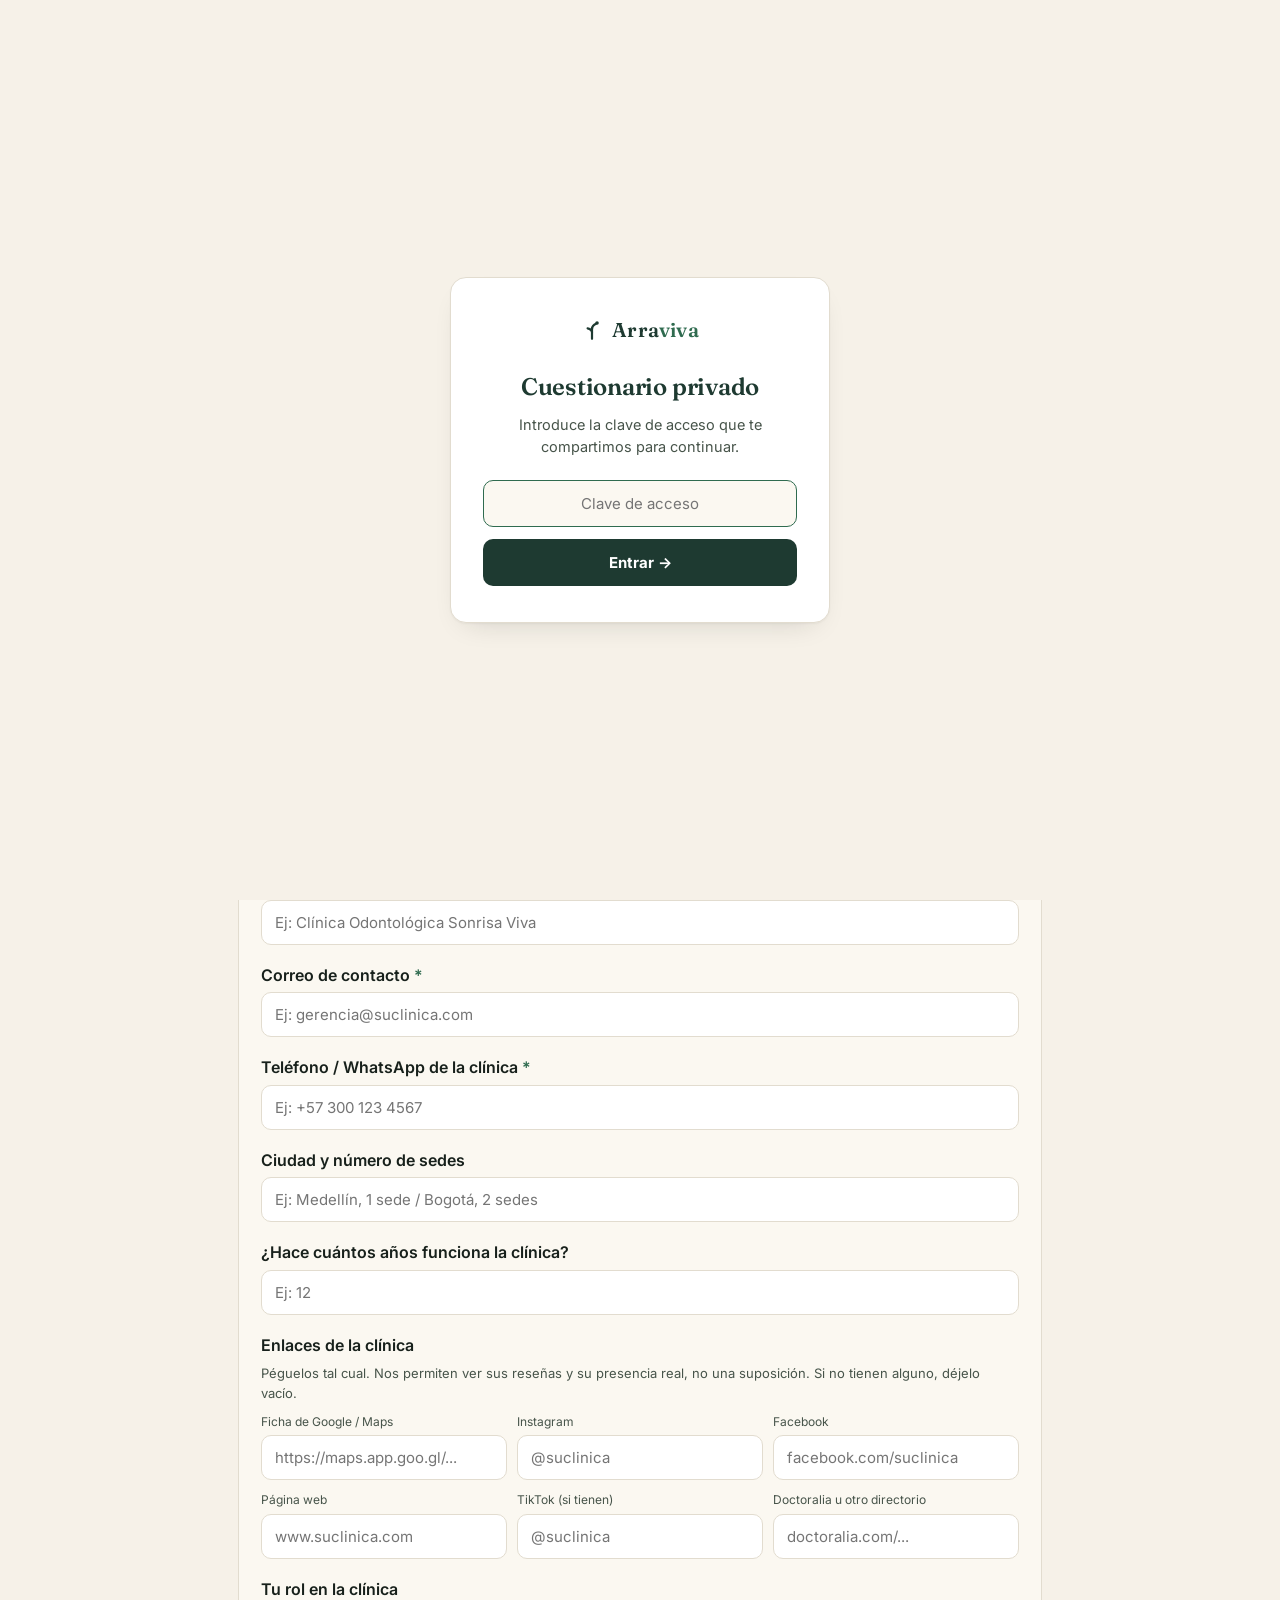
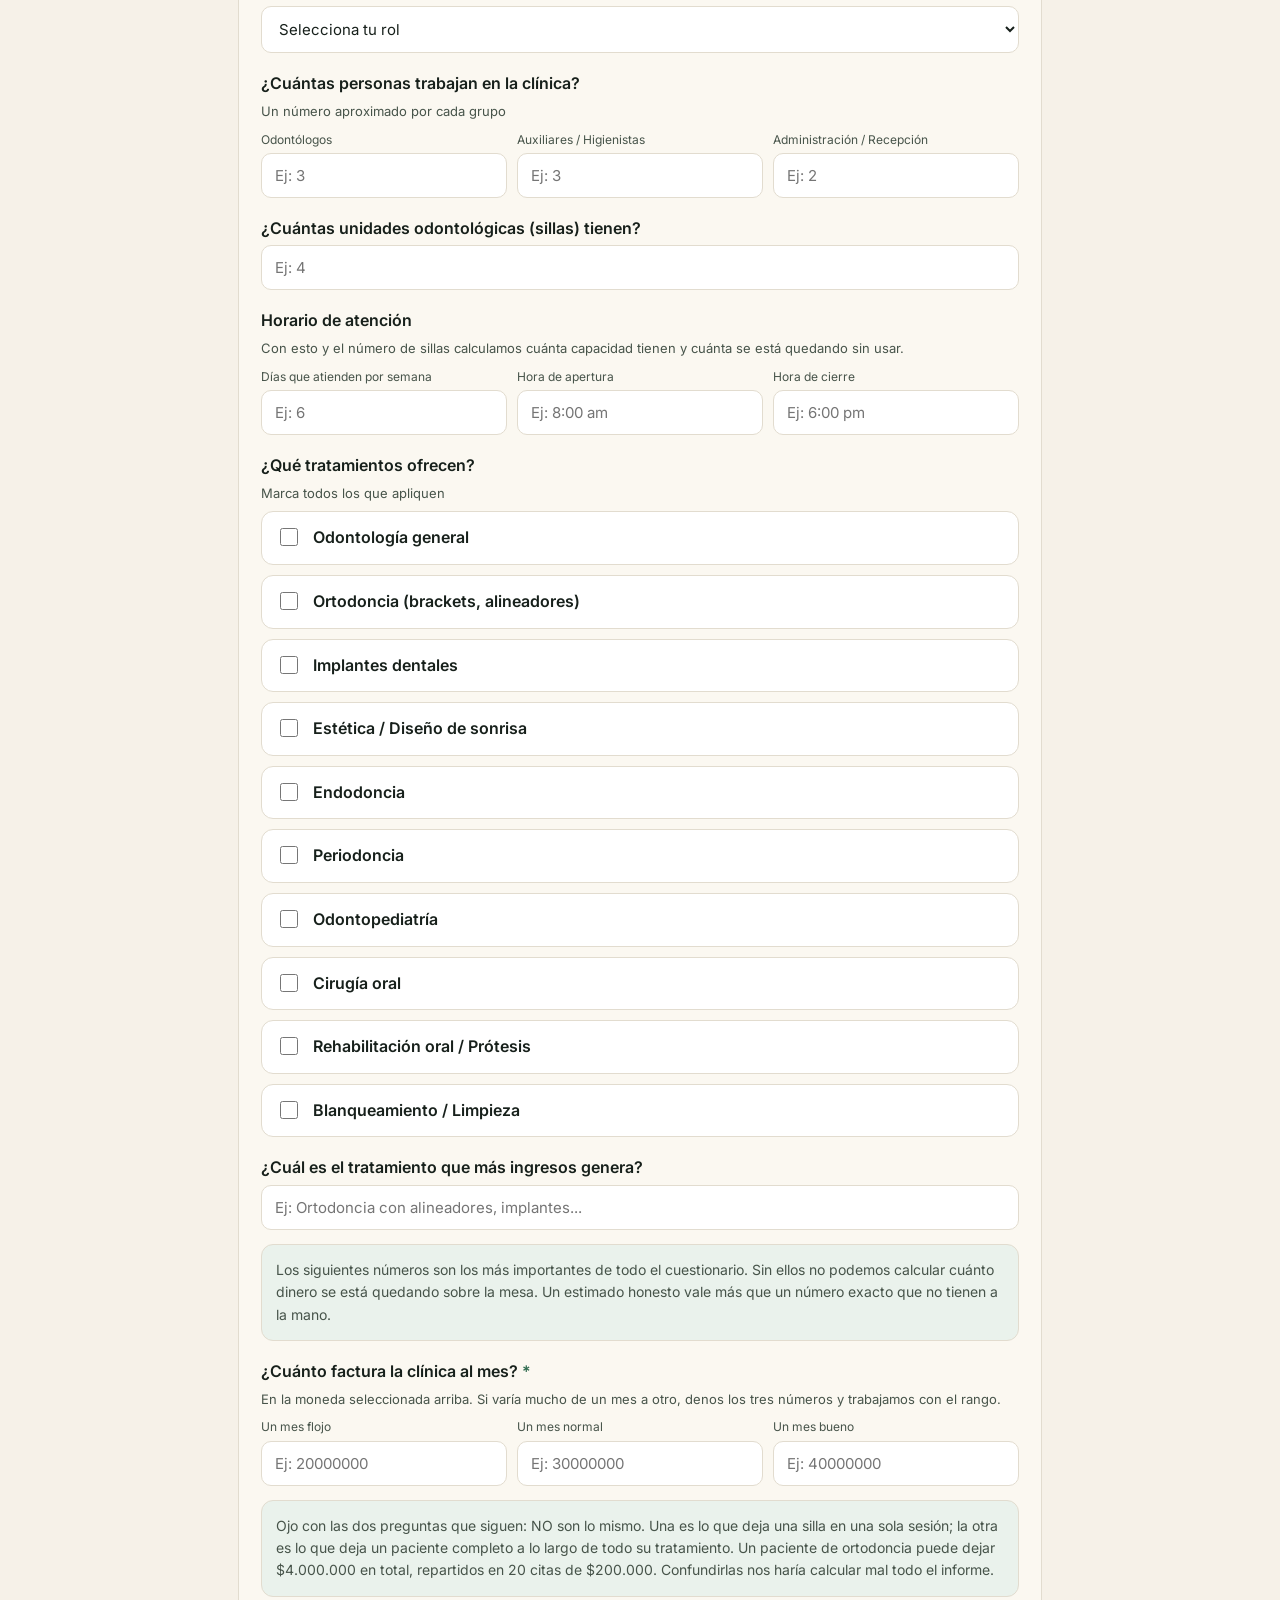
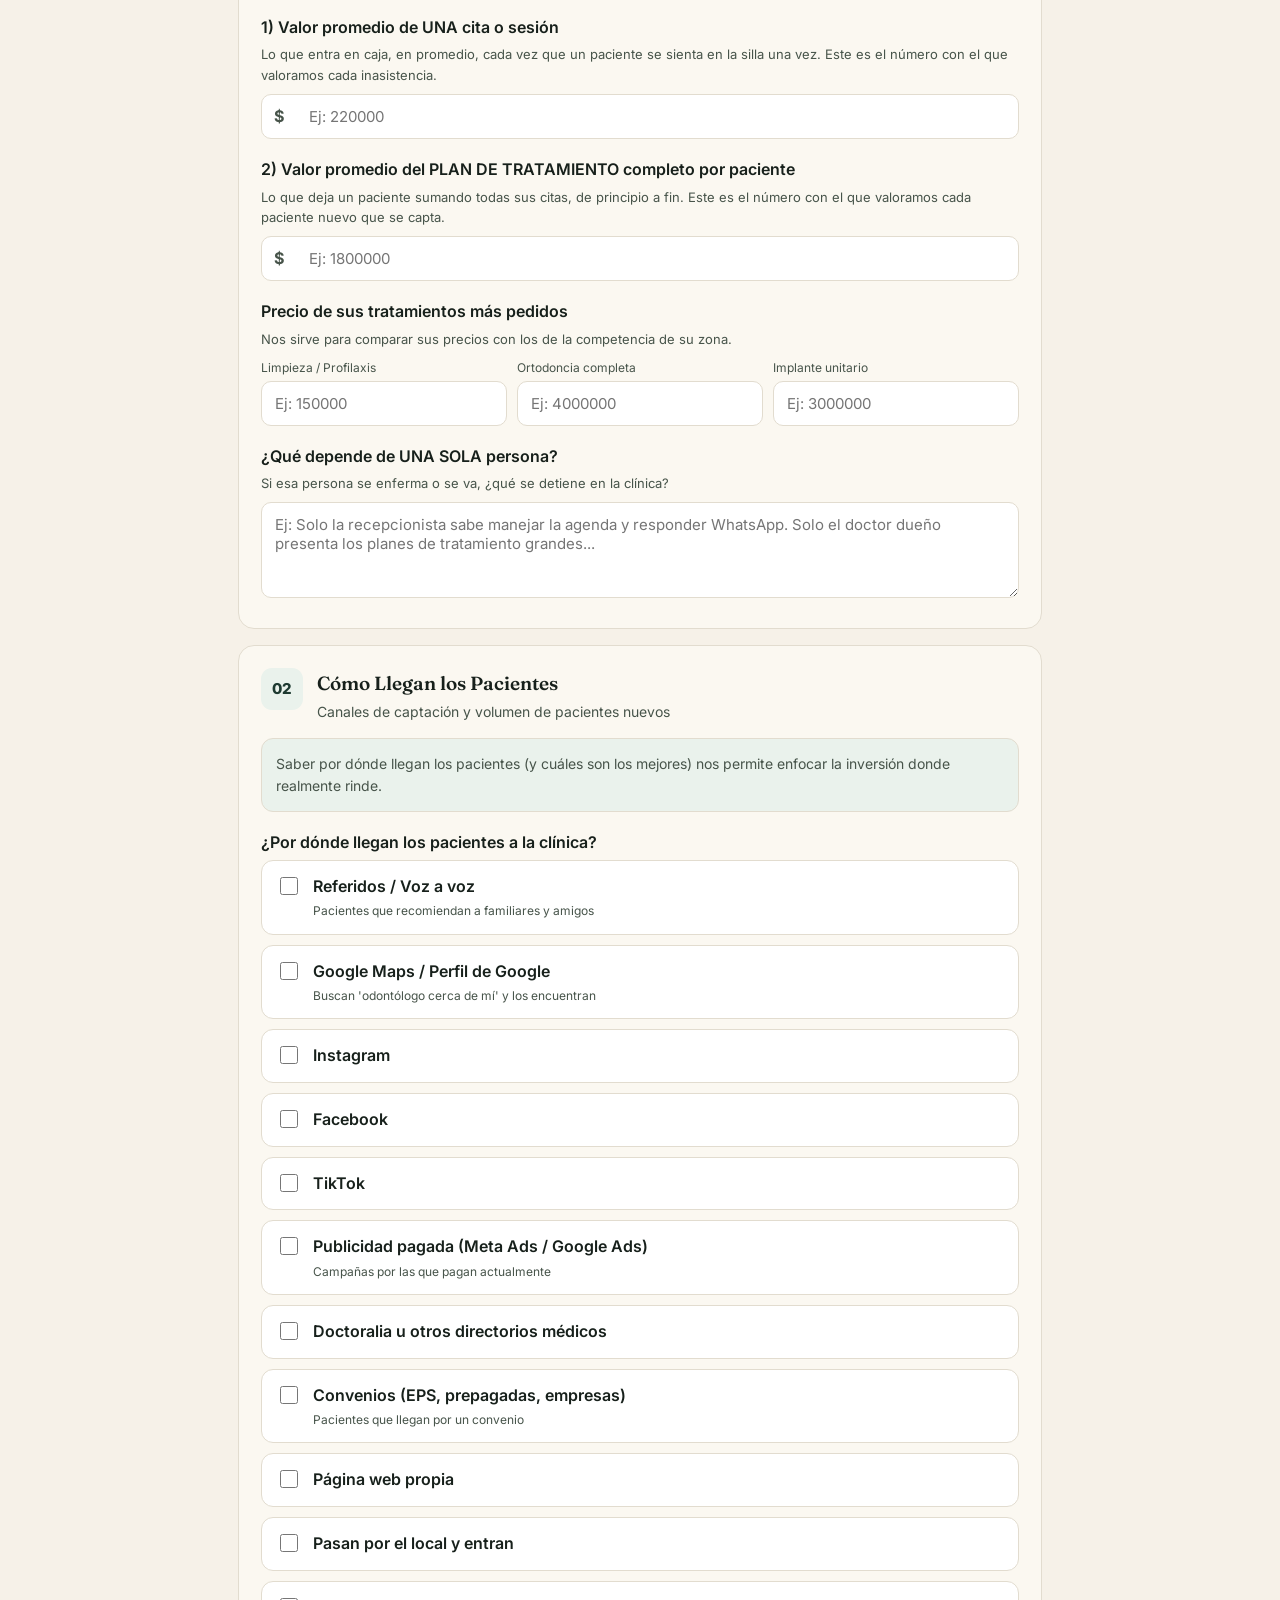
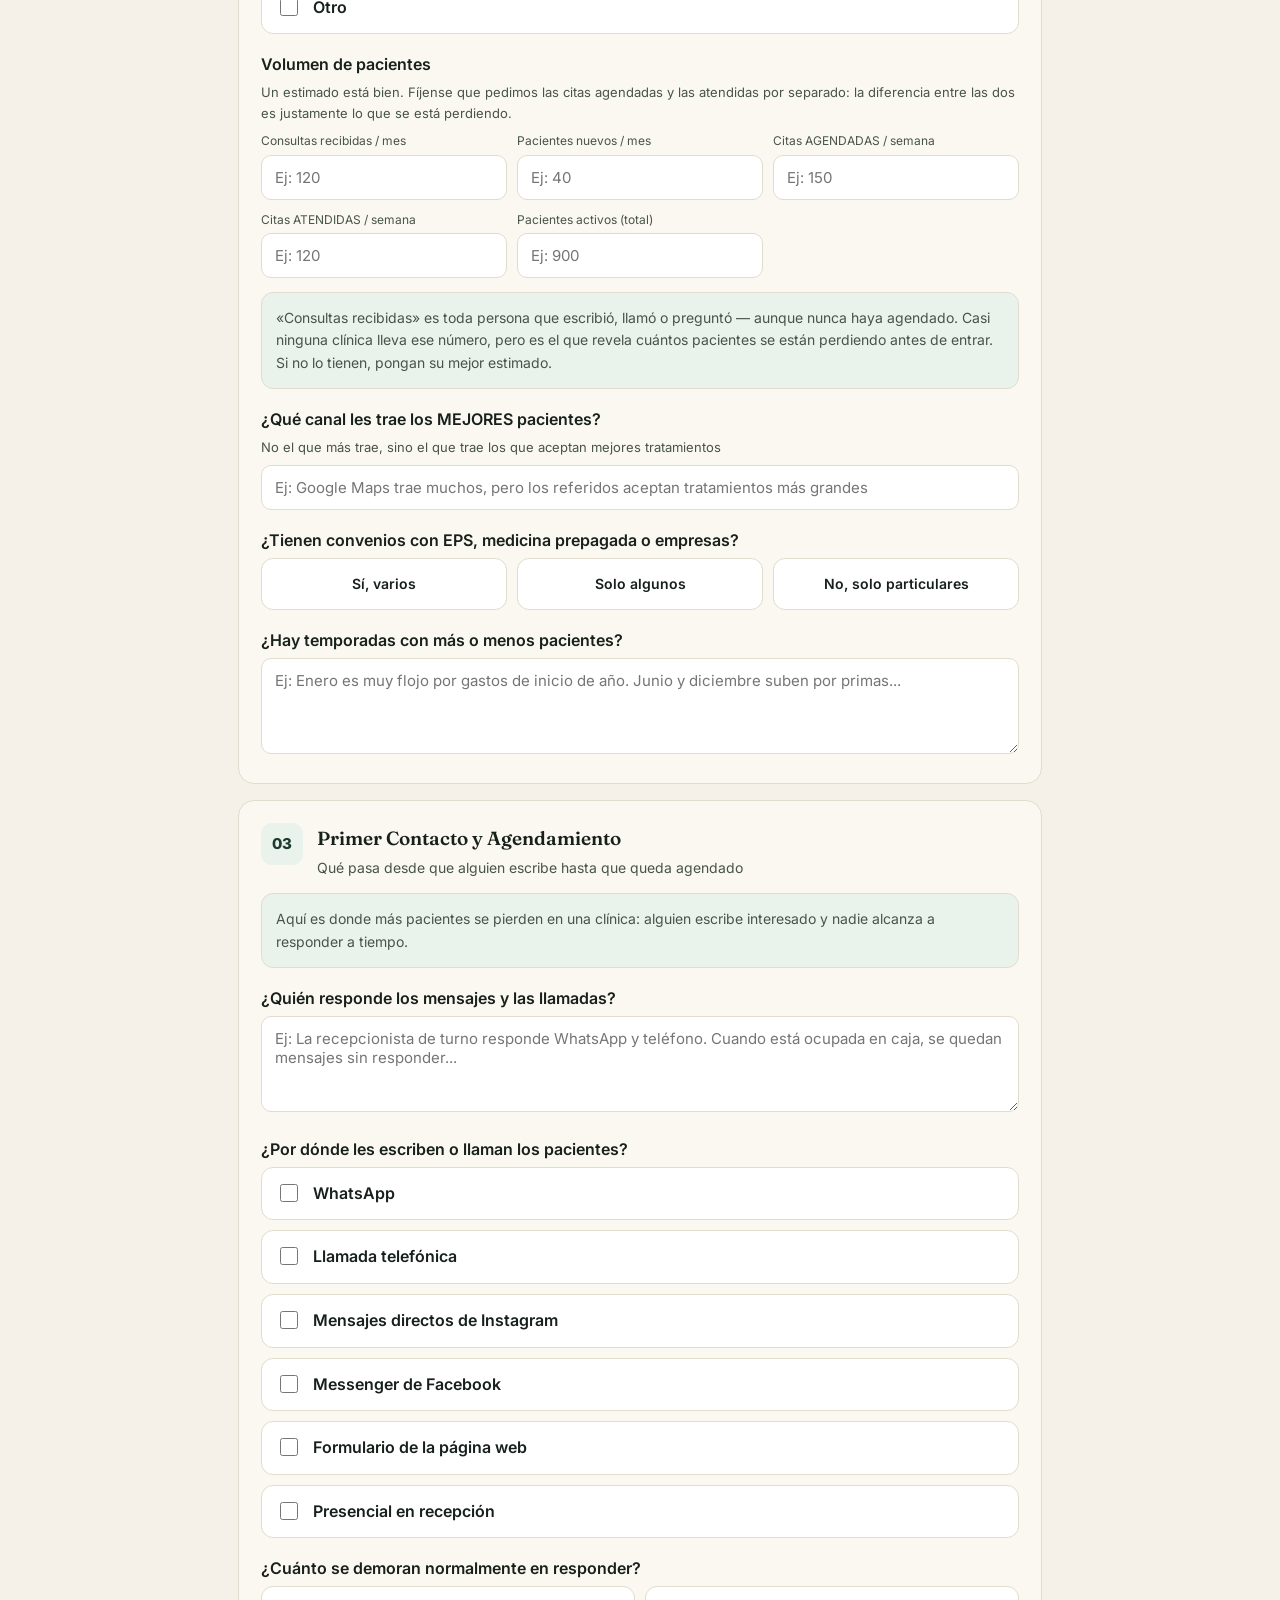
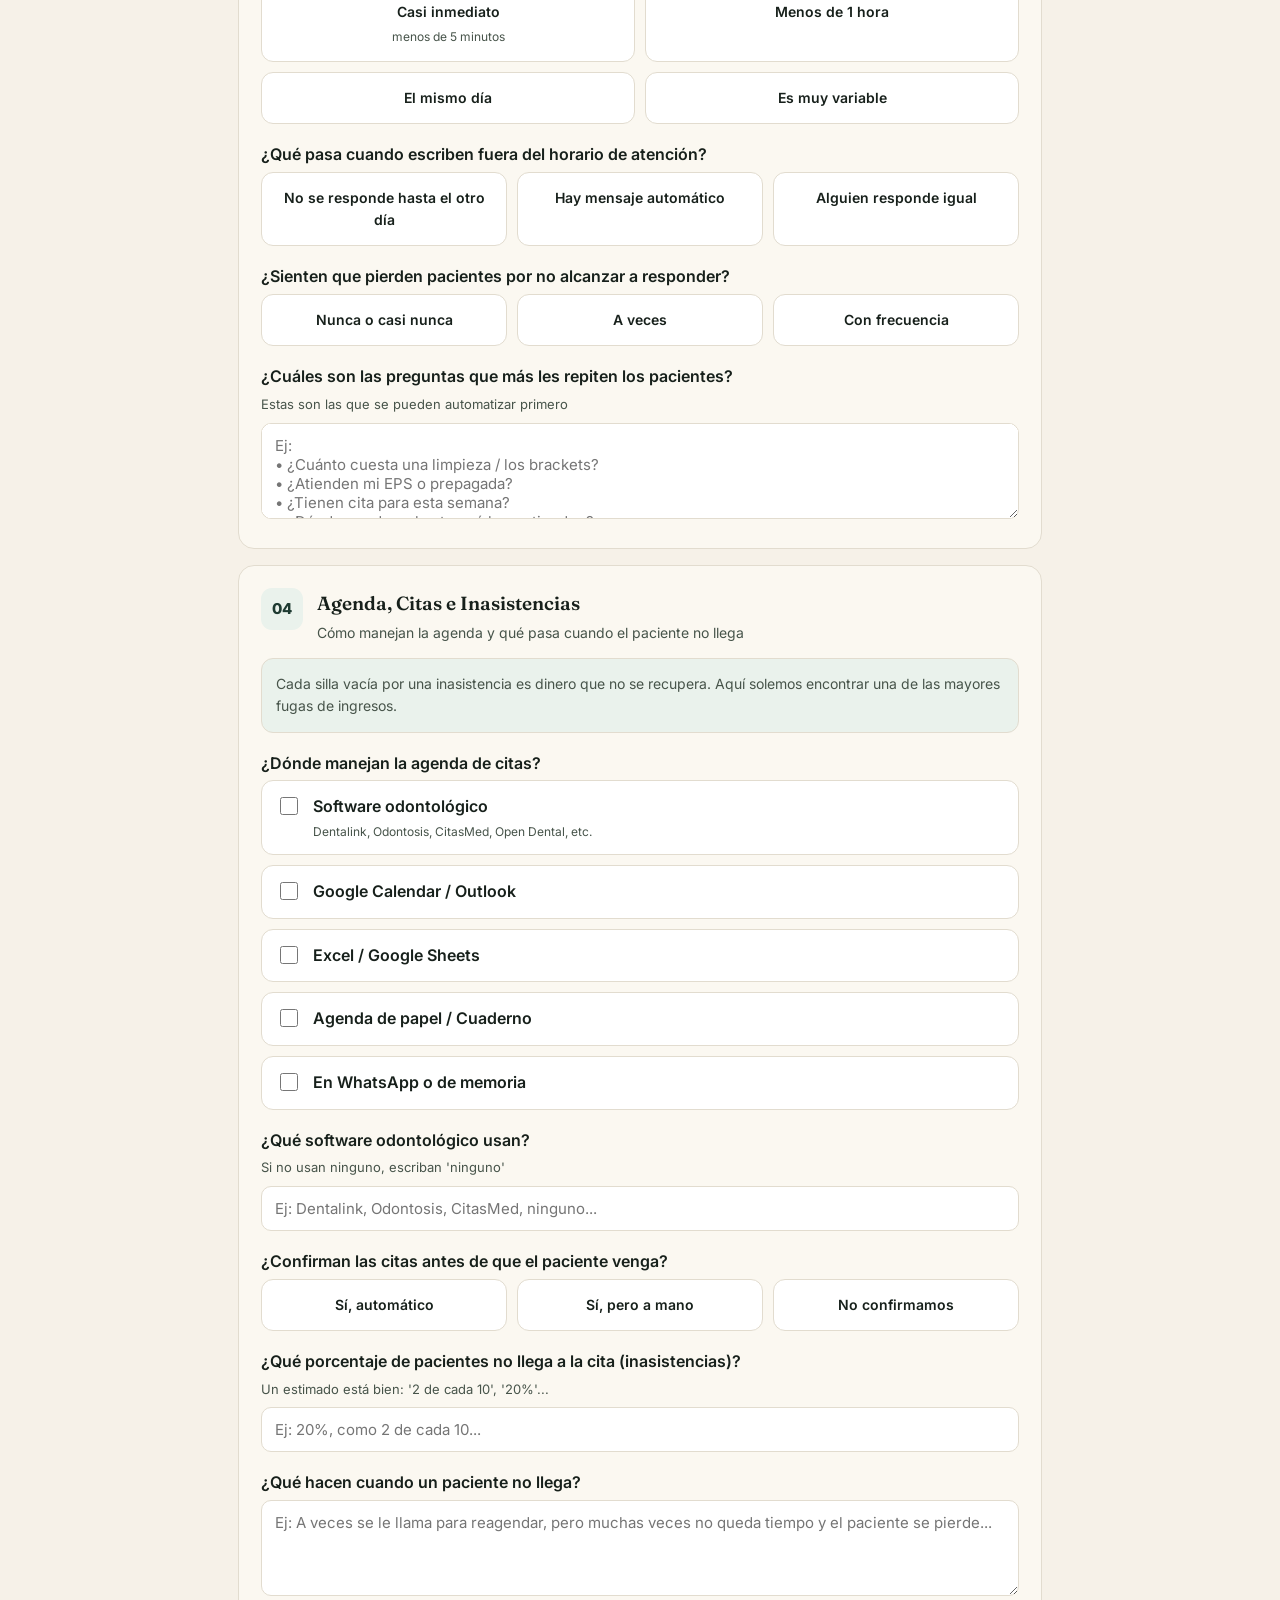
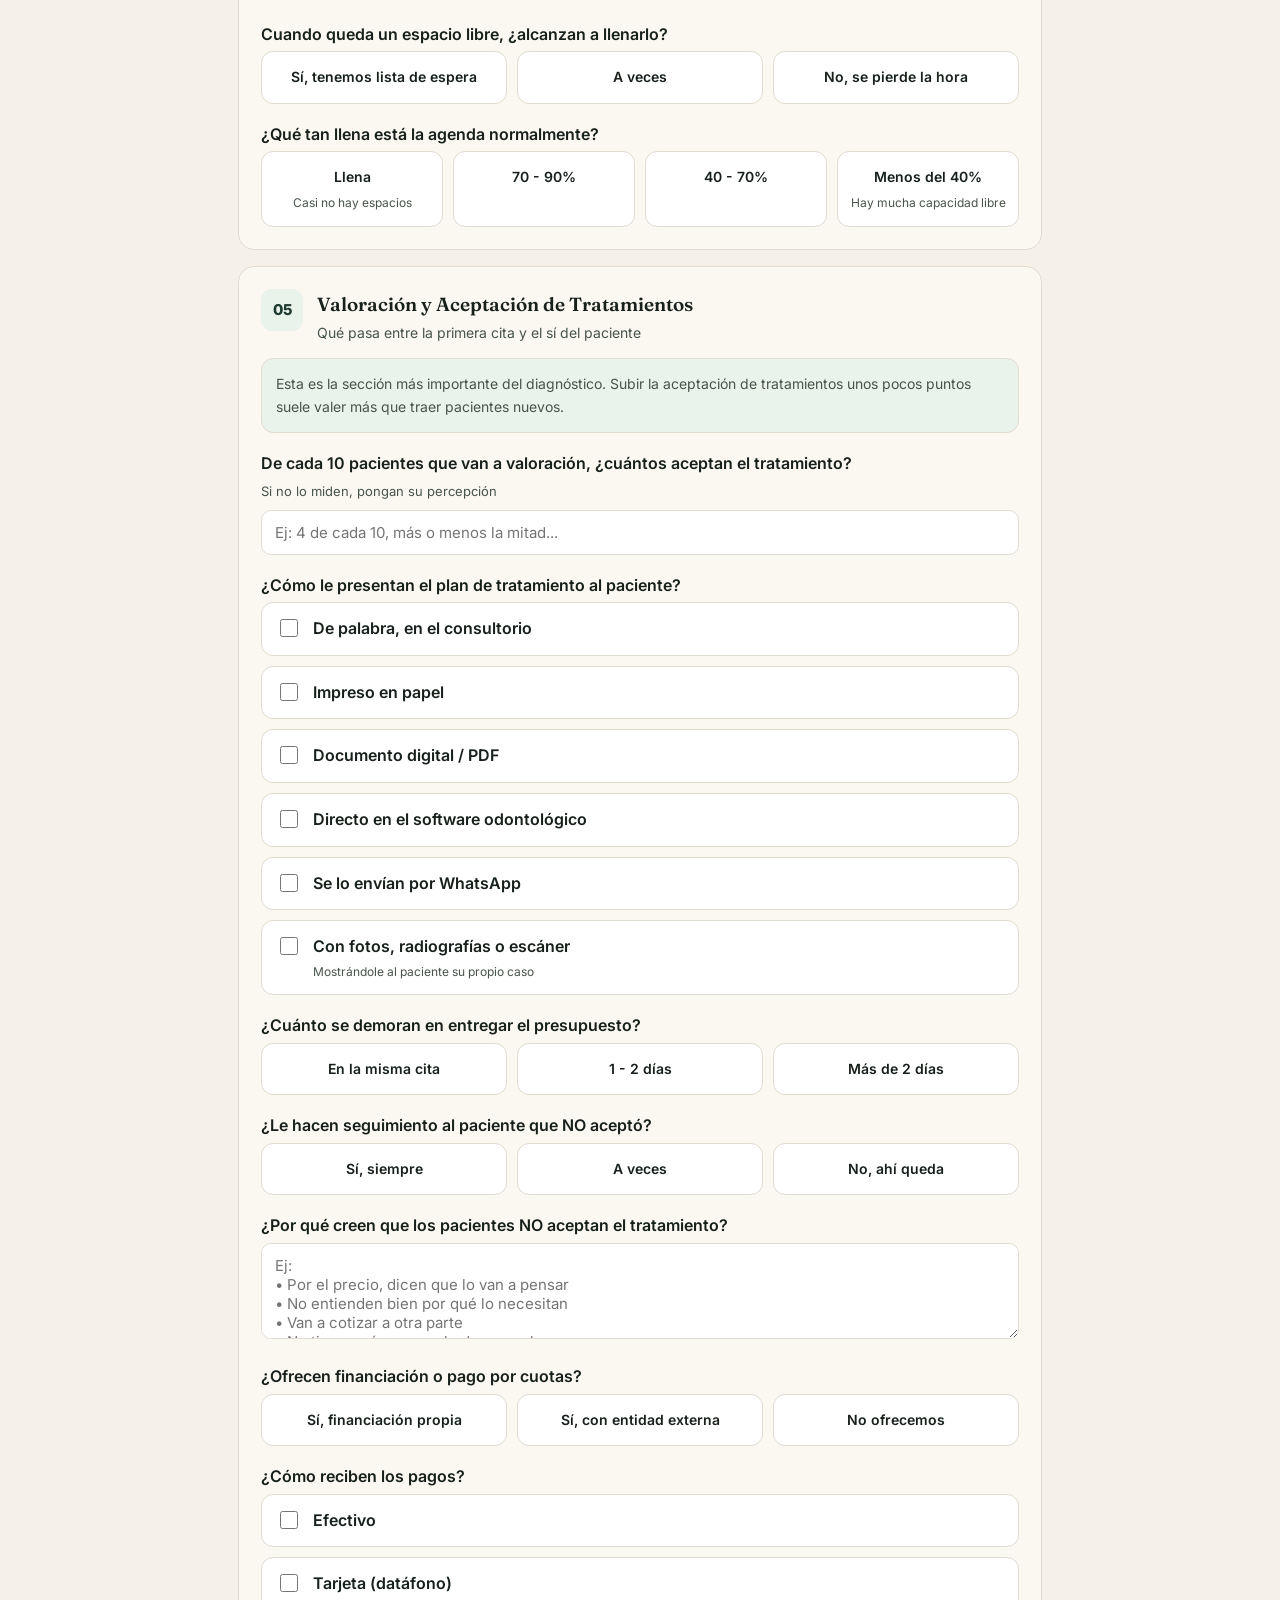
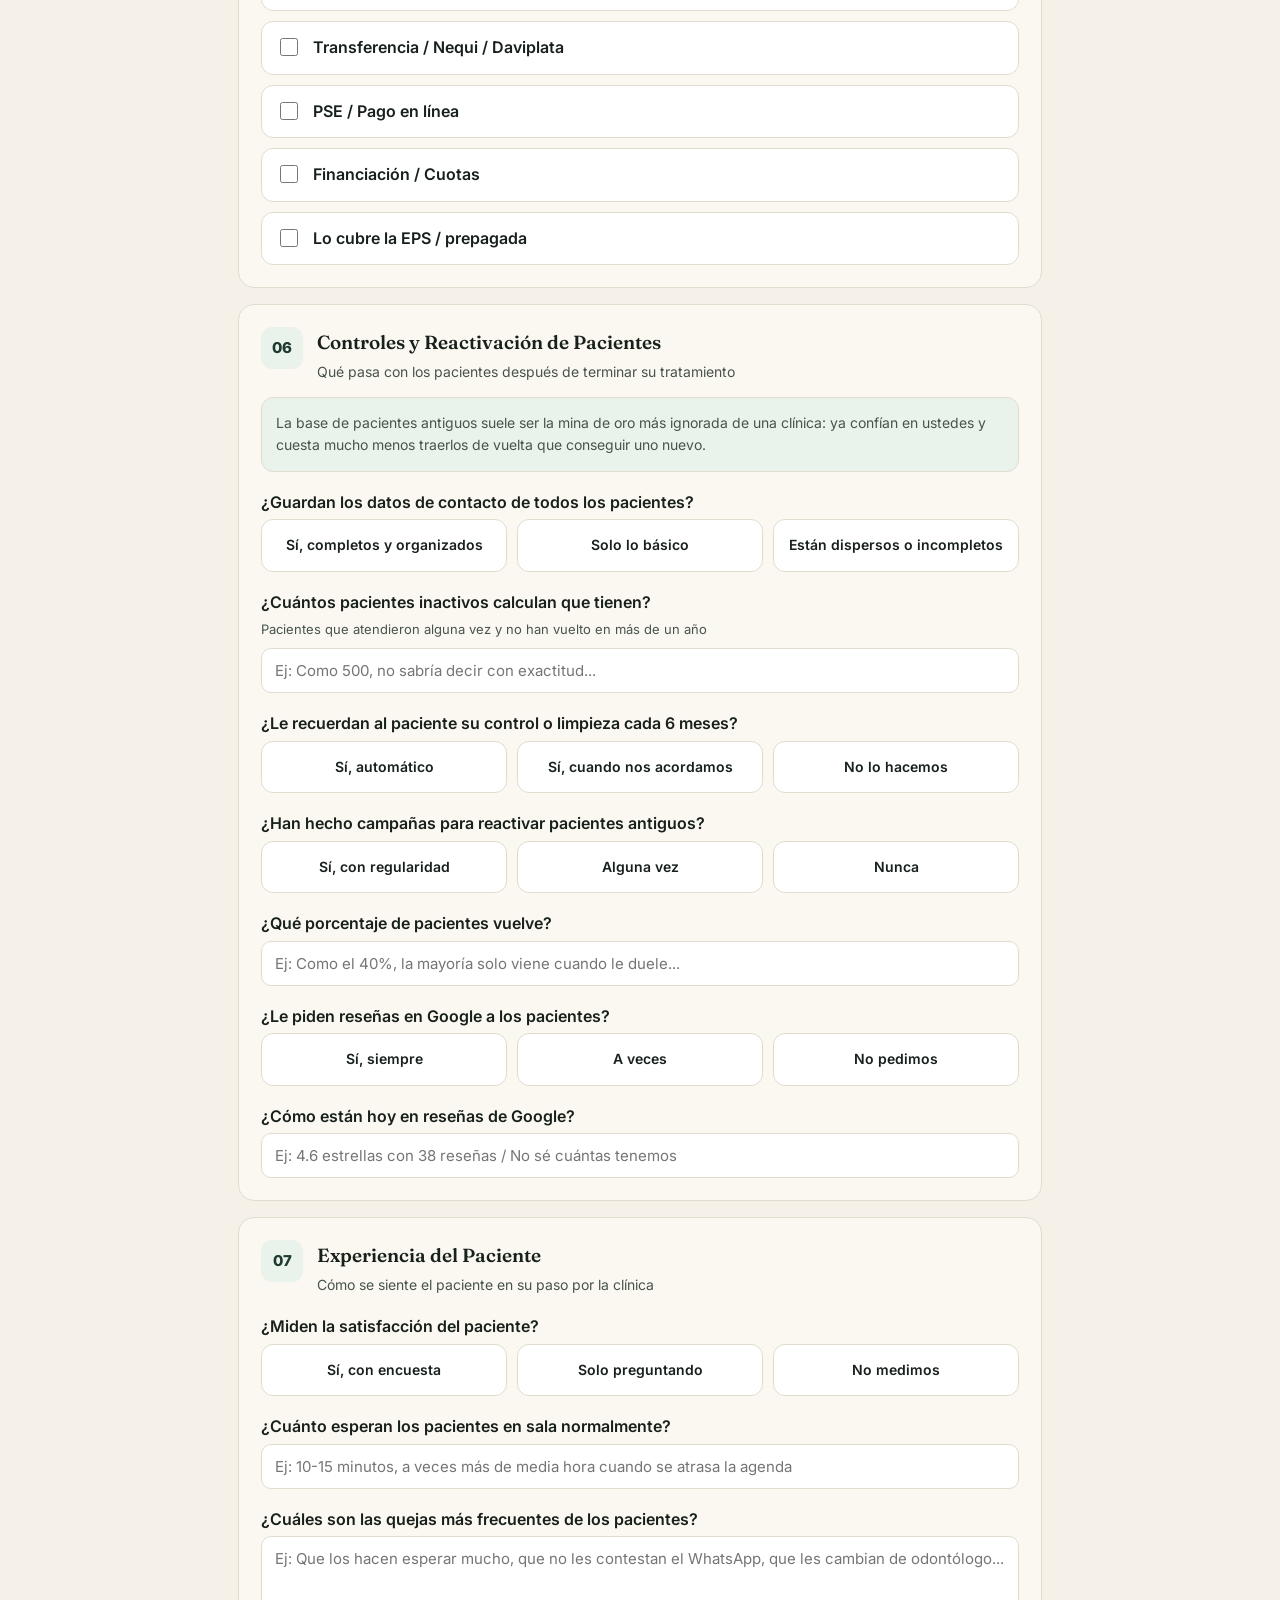
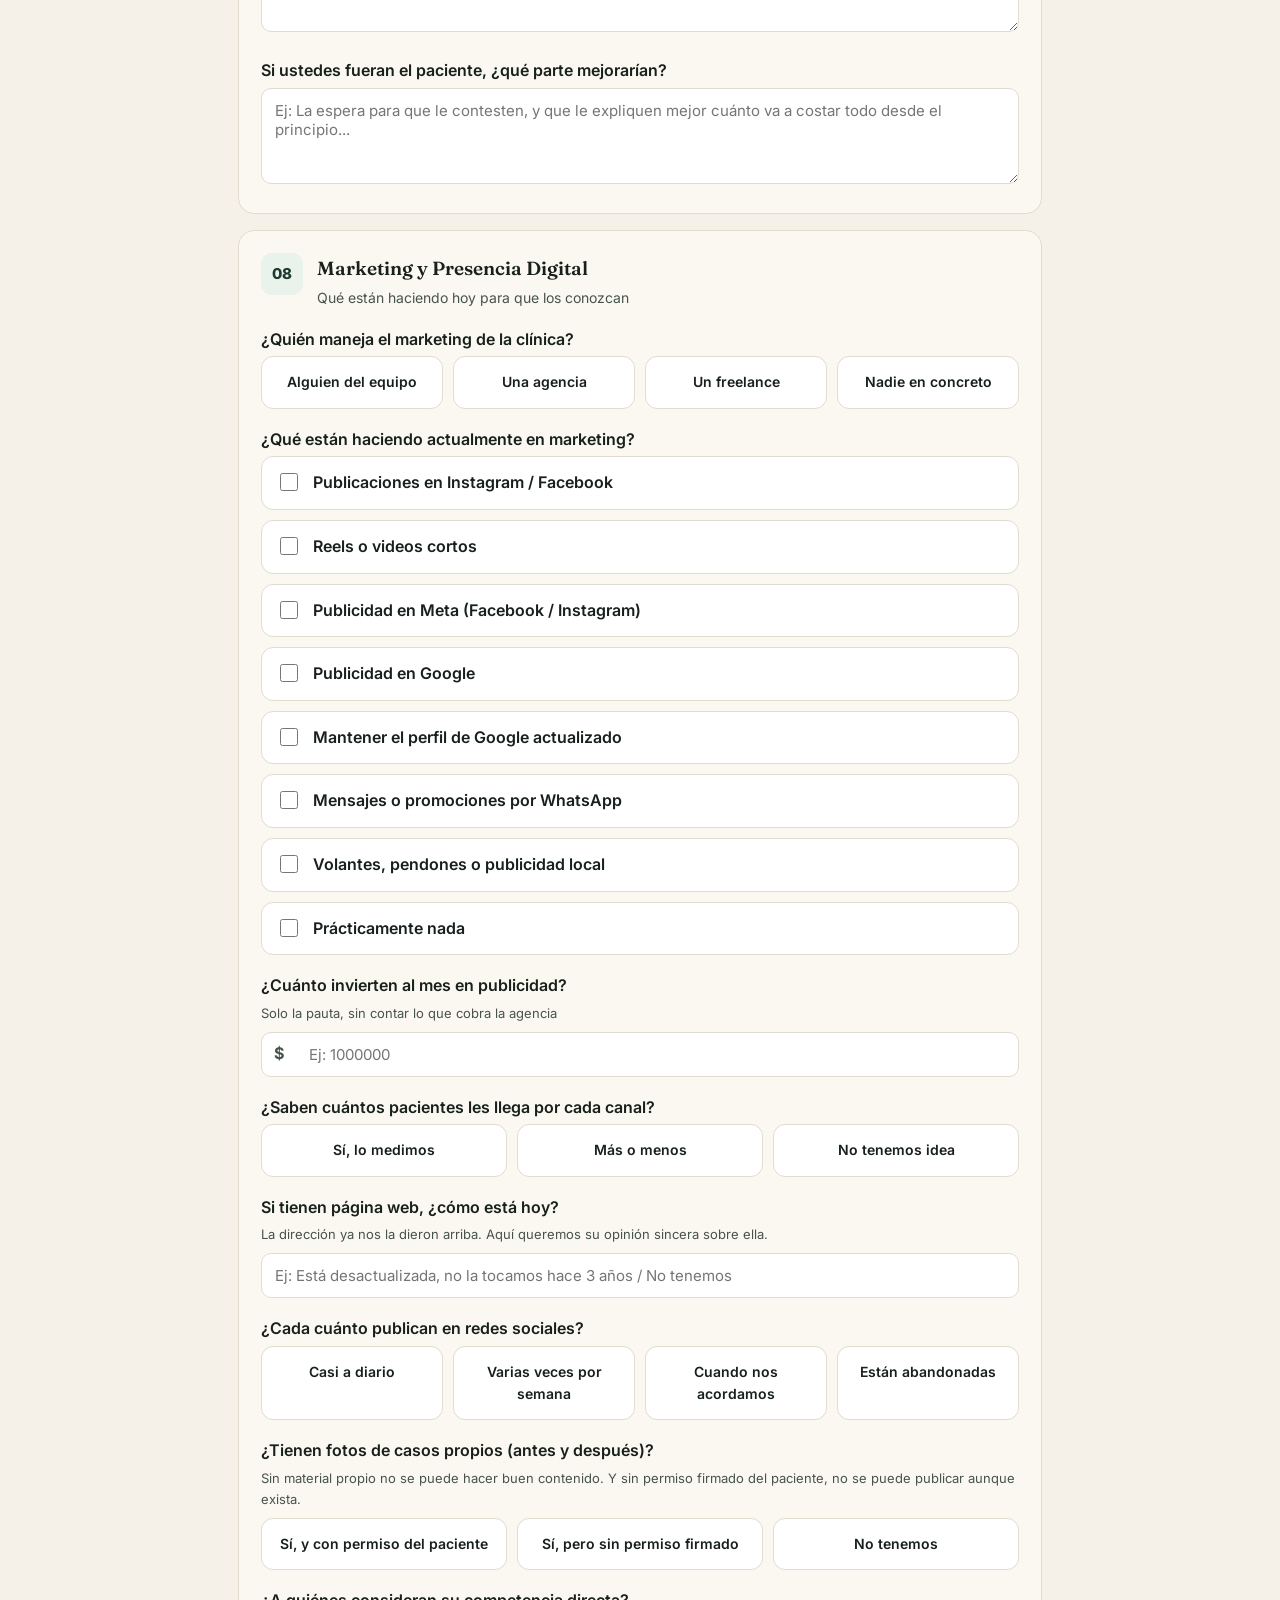
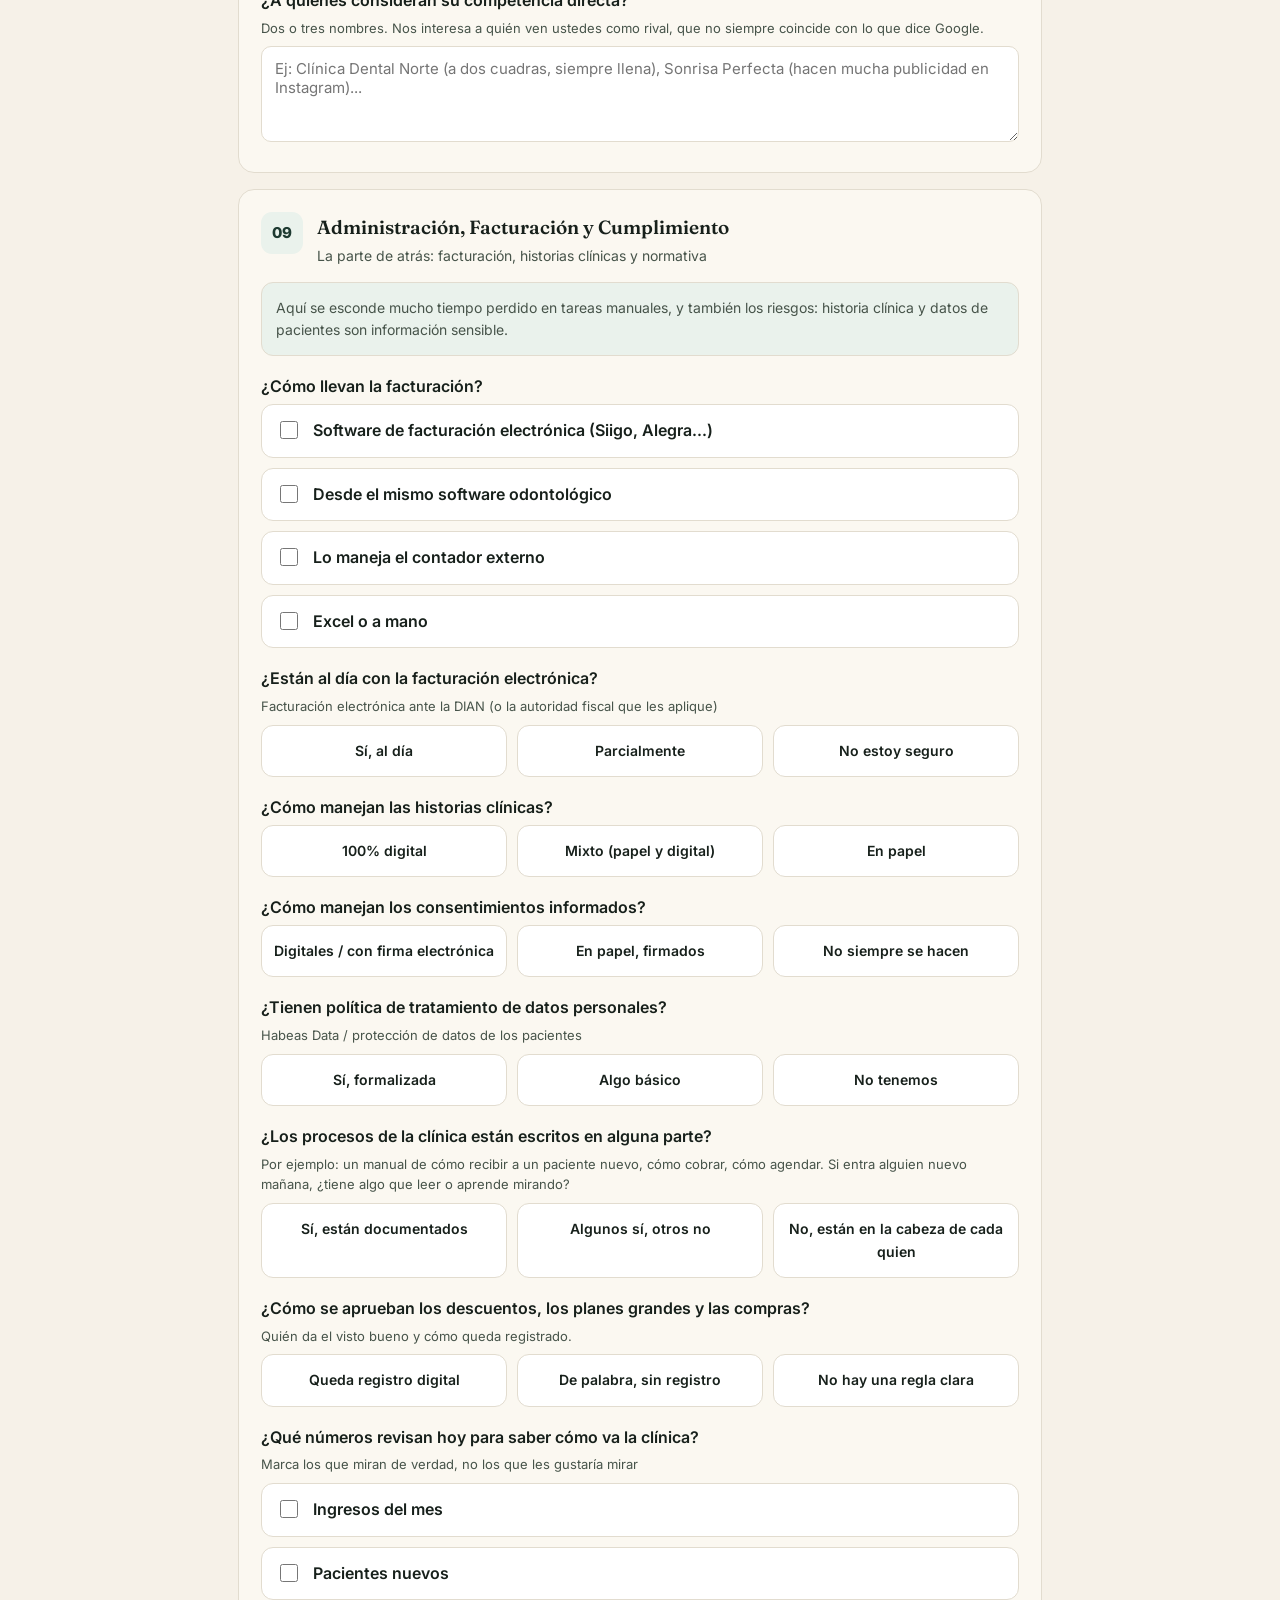
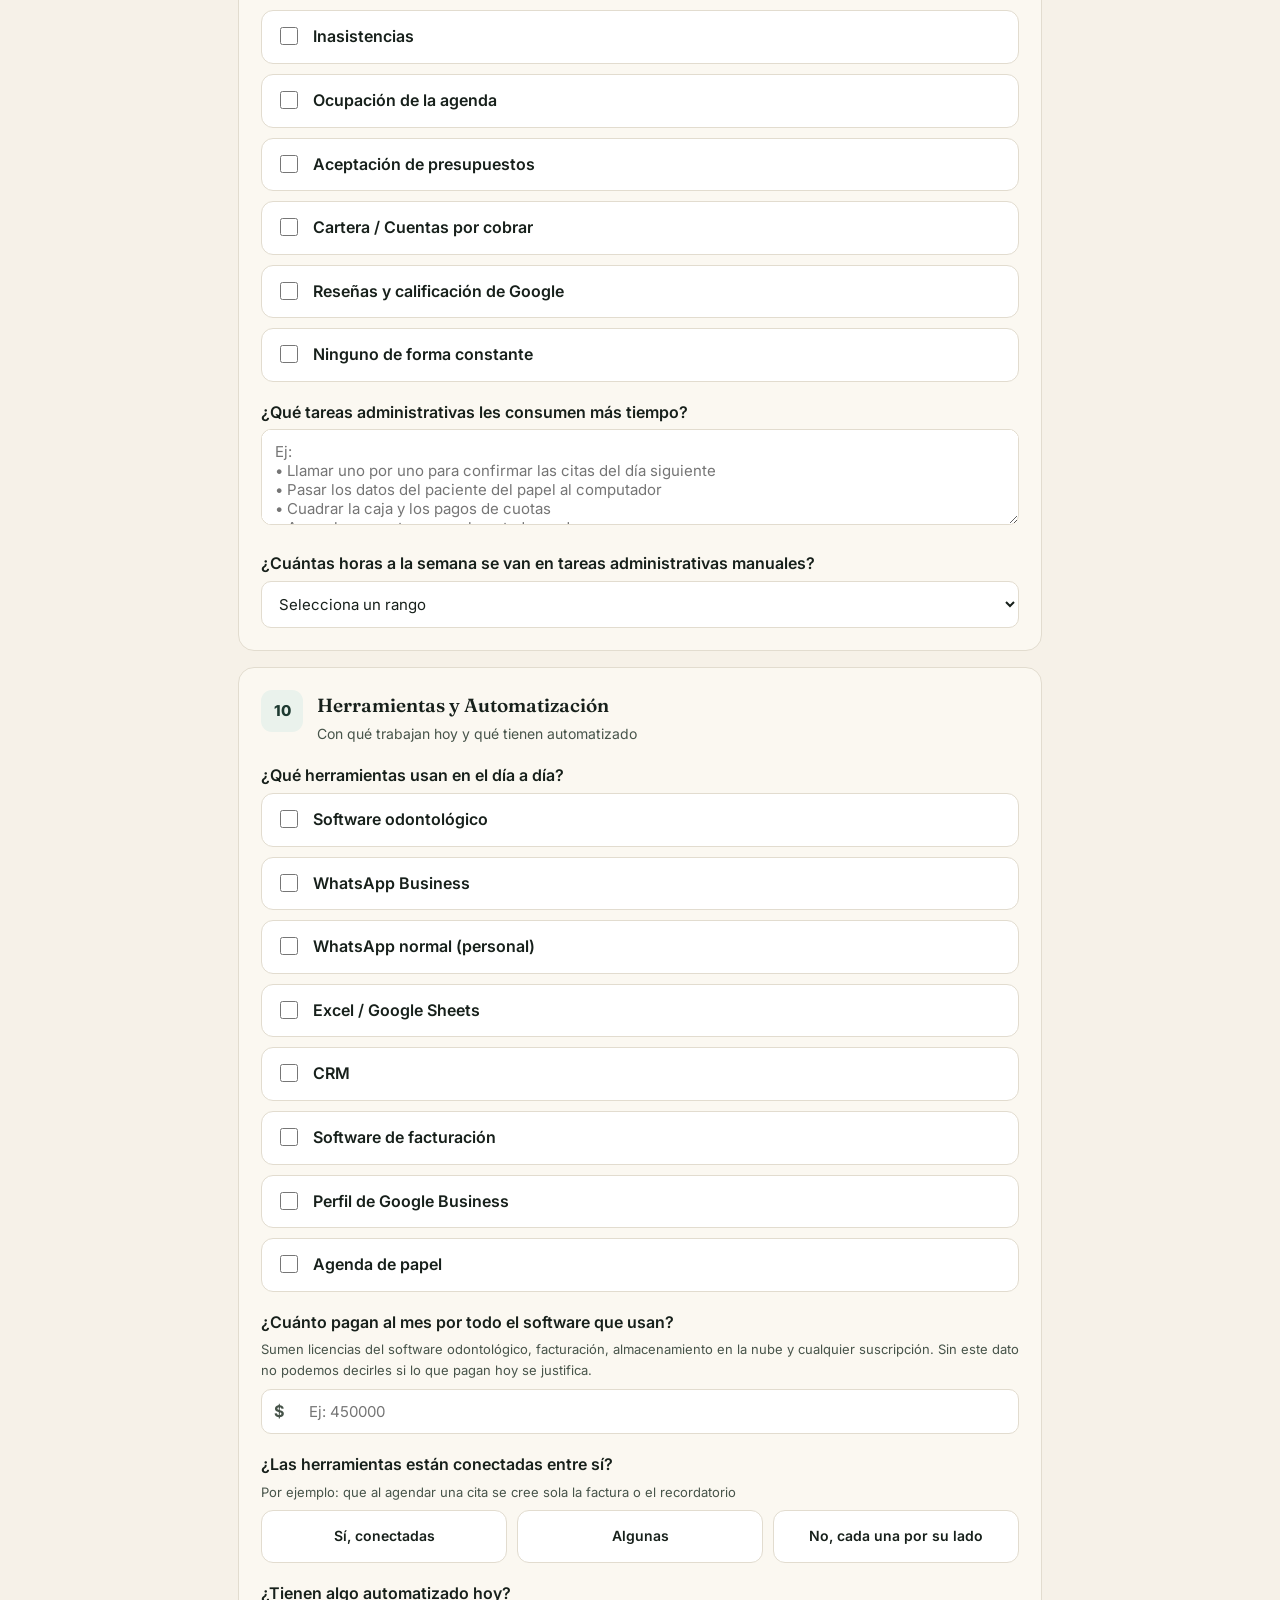
<file: cuestionarios/dental.html>
<!DOCTYPE html>
<html lang="es">
<head>
<meta charset="UTF-8">
  <meta name="robots" content="noindex">
<meta name="viewport" content="width=device-width, initial-scale=1.0">
<title>Cuestionario Clínica Odontológica · Diagnóstico</title>
<style>
  @import url('https://fonts.googleapis.com/css2?family=Fraunces:opsz,wght@9..144,500;9..144,600;9..144,700&family=Inter:wght@400;500;600;700&display=swap');
  /* =========================================================
     DIAGNÓSTICO PARA CLÍNICAS ODONTOLÓGICAS
     Branding Arraviva · Bilingüe ES/EN · Envío simple
     Config abajo del todo: EMAIL_DESTINO
     ========================================================= */
  :root{
    --bg:#f6f1e8; --card:#fbf8f1; --card-2:#ffffff; --border:#e2dccf;
    --text:#17201b; --muted:#47544A; --accent:#1e3a31; --accent-soft:#eaf2ec;
    --ok:#2F6B4F; --req:#2F6B4F; --tierra:#2F6B4F; --savia:#2F6B4F; --radius:16px;
  }
  *{box-sizing:border-box}
  body{margin:0; background:var(--bg); color:var(--text); font-family:'Inter',system-ui,-apple-system,"Segoe UI",Roboto,sans-serif; line-height:1.6;}
  h1,h2,.card-title h2,.intro-box h3{font-family:'Fraunces',Georgia,serif; font-weight:600;}
  .wrap{max-width:840px; margin:0 auto; padding:22px 18px 90px}
  header{display:flex; align-items:center; justify-content:space-between; gap:12px; padding:10px 0 26px; flex-wrap:wrap}
  .brand-name{font-family:'Fraunces',Georgia,serif; font-weight:700; font-size:20px; color:var(--text); letter-spacing:.2px}
  .header-right{display:flex; align-items:center; gap:10px}
  .tag{font-size:12px; color:var(--muted); border:1px solid var(--border); padding:6px 12px; border-radius:999px}
  .lang-toggle{display:inline-flex; border:1px solid var(--border); border-radius:999px; overflow:hidden; background:var(--card)}
  .lang-toggle button{border:none; background:transparent; color:var(--muted); font-family:inherit; font-weight:700; font-size:12px; padding:7px 13px; cursor:pointer}
  .lang-toggle button.active{background:var(--accent); color:#fff}
  .hero-badge{display:inline-block; font-size:12px; font-weight:700; color:var(--tierra); background:#EAF0EB; padding:6px 12px; border-radius:999px; margin-bottom:14px}
  h1{font-size:31px; margin:0 0 10px; letter-spacing:-.01em}
  .subtitle{color:var(--muted); margin:0 0 22px; font-size:16px}
  .intro-box{background:var(--card); border:1px solid var(--border); border-radius:var(--radius); padding:20px 22px; margin-bottom:22px}
  .intro-box h3{margin:0 0 8px; font-size:17px}
  .intro-box p{margin:0 0 12px; color:var(--muted); font-size:14px}
  .intro-list{display:grid; grid-template-columns:1fr 1fr; gap:6px 18px; margin:0; padding:0; list-style:none}
  .intro-list li{color:var(--muted); font-size:13px; padding-left:16px; position:relative}
  .intro-list li::before{content:"›"; position:absolute; left:0; color:var(--accent); font-weight:700}
  @media(max-width:560px){.intro-list{grid-template-columns:1fr}}
  .progress-wrapper{margin:6px 0 24px; position:sticky; top:0; background:var(--bg); padding:10px 0; z-index:5}
  .progress-info{display:flex; justify-content:space-between; font-size:13px; color:var(--muted); margin-bottom:6px}
  .progress-track{height:8px; background:var(--card-2); border:1px solid var(--border); border-radius:999px; overflow:hidden}
  .progress-bar{height:100%; width:0%; background:var(--accent); transition:width .3s ease}
  .form-card{background:var(--card); border:1px solid var(--border); border-radius:var(--radius); padding:22px; margin-bottom:16px}
  .card-header{display:flex; gap:14px; align-items:flex-start; margin-bottom:6px}
  .card-number{min-width:42px; height:42px; border-radius:11px; background:var(--accent-soft); color:var(--accent); display:grid; place-items:center; font-weight:800; font-size:15px}
  .card-title h2{margin:0; font-size:19px}
  .card-title p{margin:3px 0 0; color:var(--muted); font-size:14px}
  .field{margin-top:18px}
  .field-label{display:block; font-weight:600; margin-bottom:4px}
  .required{color:var(--req)}
  .field-hint{display:block; color:var(--muted); font-size:13px; margin-bottom:8px}
  .input,.textarea,.select{width:100%; background:var(--card-2); border:1px solid var(--border); color:var(--text); border-radius:10px; padding:12px 13px; font-size:15px; font-family:inherit}
  .textarea{min-height:96px; resize:vertical}
  .input:focus,.textarea:focus,.select:focus{outline:2px solid var(--accent); border-color:var(--accent)}
  .radio-grid{display:grid; gap:10px; grid-template-columns:repeat(auto-fit,minmax(150px,1fr))}
  .radio-grid-2{grid-template-columns:1fr 1fr}
  .radio-grid-3{grid-template-columns:1fr 1fr 1fr}
  @media(max-width:560px){.radio-grid,.radio-grid-2,.radio-grid-3{grid-template-columns:1fr 1fr}}
  .radio-box{display:flex; flex-direction:column; gap:4px; align-items:center; text-align:center; border:1px solid var(--border); background:var(--card-2); border-radius:12px; padding:14px 10px; cursor:pointer; transition:.15s}
  .radio-box:hover{border-color:var(--accent)}
  .radio-box input{display:none}
  .radio-box:has(input:checked){border-color:var(--accent); background:var(--accent-soft)}
  .radio-label-text{font-weight:600; font-size:14px}
  .radio-desc{font-size:12px; color:var(--muted)}
  .checkbox-list{display:grid; gap:10px}
  .checkbox-option{display:flex; gap:12px; align-items:flex-start; border:1px solid var(--border); background:var(--card-2); border-radius:12px; padding:13px 14px; cursor:pointer; transition:.15s}
  .checkbox-option:hover{border-color:var(--accent)}
  .checkbox-option:has(input:checked){border-color:var(--accent); background:var(--accent-soft)}
  .checkbox-option input{margin-top:3px; width:18px; height:18px; accent-color:var(--accent); flex:none}
  .checkbox-text{font-weight:600; display:block}
  .checkbox-desc{font-size:12px; color:var(--muted); display:block; margin-top:2px}
  .info-callout{background:var(--accent-soft); border:1px solid var(--border); border-radius:12px; padding:14px; margin:14px 0 4px; color:var(--muted); font-size:14px}
  .info-callout p{margin:0}
  .input-grid-3{display:grid; grid-template-columns:1fr 1fr 1fr; gap:10px}
  @media(max-width:560px){.input-grid-3{grid-template-columns:1fr}}
  .input-group-label{display:block; font-size:12px; color:var(--muted); margin-bottom:4px}
  .icon-input{display:flex; align-items:center; background:var(--card-2); border:1px solid var(--border); border-radius:10px; overflow:hidden}
  .icon-input:focus-within{outline:2px solid var(--accent); border-color:var(--accent)}
  .cur-symbol{padding:0 12px; color:var(--muted); font-weight:700}
  .icon-input .input{border:none; background:transparent; outline:none}
  .toolbar{display:flex; gap:12px; align-items:center; flex-wrap:wrap; background:var(--accent-soft); border:1px solid var(--border); border-radius:12px; padding:12px 14px; margin-bottom:16px}
  .toolbar label{font-weight:600; font-size:14px}
  .toolbar .select{max-width:240px}
  .conditional{display:none; border-left:2px solid var(--accent); padding-left:14px; margin-top:10px}
  .conditional.show{display:block}
  .conditional-title{font-size:13px; font-weight:700; color:var(--accent); margin-top:8px}
  .submit-section{margin-top:12px}
  .submit-btn{width:100%; border:none; cursor:pointer; background:var(--accent); color:#fff; font-size:16px; font-weight:700; padding:16px; border-radius:12px; font-family:inherit}
  .submit-btn:hover{opacity:.93}
  .result{display:none; text-align:center; padding:10px 0}
  .result.show{display:block}
  .result .check{width:66px; height:66px; margin:0 auto 14px; border-radius:50%; background:var(--ok); display:grid; place-items:center; color:#fff; font-size:34px}
  .result h2{margin:0 0 6px}
  .result p{color:var(--muted); max-width:540px; margin:0 auto 18px}
  .actions{display:flex; gap:10px; flex-wrap:wrap; justify-content:center; margin-bottom:18px}
  .btn{border:1px solid var(--border); background:var(--card-2); color:var(--text); padding:12px 18px; border-radius:10px; cursor:pointer; font-size:14px; font-weight:600; font-family:inherit}
  .btn.primary{background:var(--accent); color:#fff; border-color:var(--accent)}
  .btn:hover{opacity:.9}
  .preview{text-align:left; background:var(--card-2); border:1px solid var(--border); border-radius:10px; padding:14px; white-space:pre-wrap; font-family:ui-monospace,monospace; font-size:13px; max-height:320px; overflow:auto; color:var(--muted)}
</style>
<style>
#q-gate{position:fixed;inset:0;z-index:99999;background:#f6f1e8;display:flex;align-items:center;justify-content:center;padding:24px;font-family:'Inter',system-ui,sans-serif}
#q-gate.q-unlocked{display:none}
.q-gate__card{width:100%;max-width:380px;background:#fff;border:1px solid #e2dccf;border-radius:16px;padding:36px 32px;text-align:center;box-shadow:0 1px 2px rgba(23,32,27,.04),0 12px 28px -16px rgba(23,32,27,.2)}
.q-gate__logo{display:flex;align-items:center;justify-content:center;gap:9px;margin-bottom:22px}
.q-gate__logo .brand-name{font-family:'Fraunces',Georgia,serif;font-weight:600;font-size:20px;color:#1e3a31}
.q-gate__title{font-family:'Fraunces',Georgia,serif;font-weight:600;font-size:24px;color:#1e3a31;margin:0 0 8px}
.q-gate__sub{font-size:14.5px;line-height:1.5;color:#47544A;margin:0 0 22px}
#q-gate__input{width:100%;box-sizing:border-box;background:#fbf8f1;border:1px solid #e2dccf;border-radius:10px;padding:13px 15px;font-size:15px;font-family:inherit;color:#17201b;text-align:center}
#q-gate__input:focus{outline:none;border-color:#2F6B4F}
#q-gate__btn{width:100%;margin-top:12px;border:none;cursor:pointer;background:#1e3a31;color:#fff;font-size:15px;font-weight:700;padding:14px;border-radius:10px;font-family:inherit}
#q-gate__btn:hover{background:#2F6B4F}
#q-gate__error{margin:14px 0 0;font-size:13px;color:#2F6B4F;font-weight:600}
.viva{color:#2F6B4F}
</style>
</head>
<body>
<div id="q-gate">
  <div class="q-gate__card">
    <div class="q-gate__logo"><svg width="22" height="22" viewBox="0 0 20 20" fill="none" aria-hidden="true"><path d="M10 18 V8" stroke="#1E3A31" stroke-width="2" stroke-linecap="round"/><path d="M10 9 C10 6 12 5 14 4" stroke="#1E3A31" stroke-width="2" stroke-linecap="round"/><path d="M10 12 C10 10 8 9 6 8.5" stroke="#1E3A31" stroke-width="2" stroke-linecap="round"/><circle cx="14.6" cy="3.6" r="1.6" fill="#1E3A31"/></svg><span class="brand-name">Arra<span class="viva">viva</span></span></div>
    <h1 class="q-gate__title">Cuestionario privado</h1>
    <p class="q-gate__sub">Introduce la clave de acceso que te compartimos para continuar.</p>
    <form id="q-gate__form" autocomplete="off">
      <input id="q-gate__input" type="password" placeholder="Clave de acceso" aria-label="Clave de acceso">
      <button id="q-gate__btn" type="submit">Entrar &rarr;</button>
      <p id="q-gate__error" hidden>Clave incorrecta. Vuelve a intentarlo.</p>
    </form>
  </div>
</div>

<div class="wrap">

  <header>
    <div class="logo-slot" style="display:flex;align-items:center;gap:9px"><svg width="22" height="22" viewBox="0 0 20 20" fill="none" aria-hidden="true"><path d="M10 18 V8" stroke="#1E3A31" stroke-width="2" stroke-linecap="round"/><path d="M10 9 C10 6 12 5 14 4" stroke="#1E3A31" stroke-width="2" stroke-linecap="round"/><path d="M10 12 C10 10 8 9 6 8.5" stroke="#1E3A31" stroke-width="2" stroke-linecap="round"/><circle cx="14.6" cy="3.6" r="1.6" fill="#1E3A31"/></svg><span class="brand-name" style="font-family:'Fraunces',Georgia,serif;font-weight:600;font-size:20px;letter-spacing:.2px;color:#1e3a31">Arra<span class="viva">viva</span></span></div>
    <div class="header-right">
      <span class="tag" data-es="Fase de Incorporación" data-en="Onboarding Phase">Fase de Incorporación</span>
      <div class="lang-toggle">
        <button type="button" id="langEs" class="active" onclick="setLang('es')">ES</button>
        <button type="button" id="langEn" onclick="setLang('en')">EN</button>
      </div>
    </div>
  </header>

  <span class="hero-badge" data-es="Diagnóstico" data-en="Audit">Diagnóstico</span>
  <h1 data-es="Diagnóstico para Clínicas Odontológicas" data-en="Dental Clinic Audit">Diagnóstico para Clínicas Odontológicas</h1>
  <p class="subtitle" data-es="Este cuestionario nos permite entender cómo funciona su clínica hoy: cómo llegan los pacientes, cómo se agenda, cómo se presentan los tratamientos y dónde se está perdiendo tiempo o dinero. Con eso preparamos un plan concreto de mejora y automatización." data-en="This questionnaire helps us understand how your clinic works today: how patients arrive, how appointments are booked, how treatment plans are presented and where time or money is being lost. With that we prepare a concrete improvement and automation plan.">Este cuestionario nos permite entender cómo funciona su clínica hoy: cómo llegan los pacientes, cómo se agenda, cómo se presentan los tratamientos y dónde se está perdiendo tiempo o dinero. Con eso preparamos un plan concreto de mejora y automatización.</p>

  <div class="intro-box">
    <h3 data-es="¿Qué información necesitamos?" data-en="What information do we need?">¿Qué información necesitamos?</h3>
    <p data-es="No hay respuestas correctas ni incorrectas. Entre más honesto sea, mejor será el diagnóstico. Si algo no lo sabe con exactitud, ponga un estimado." data-en="There are no right or wrong answers. The more honest you are, the better the diagnosis. If you don't know something exactly, give an estimate.">No hay respuestas correctas ni incorrectas. Entre más honesto sea, mejor será el diagnóstico. Si algo no lo sabe con exactitud, ponga un estimado.</p>
    <ul class="intro-list">
      <li data-es="Datos y equipo de la clínica" data-en="Clinic details and team">Datos y equipo de la clínica</li>
      <li data-es="Cómo llegan los pacientes" data-en="How patients arrive">Cómo llegan los pacientes</li>
      <li data-es="Primer contacto y agendamiento" data-en="First contact and booking">Primer contacto y agendamiento</li>
      <li data-es="Agenda, citas e inasistencias" data-en="Schedule, appointments and no-shows">Agenda, citas e inasistencias</li>
      <li data-es="Valoración y aceptación de tratamientos" data-en="Consultation and treatment acceptance">Valoración y aceptación de tratamientos</li>
      <li data-es="Controles y reactivación de pacientes" data-en="Recalls and patient reactivation">Controles y reactivación de pacientes</li>
      <li data-es="Experiencia del paciente y reseñas" data-en="Patient experience and reviews">Experiencia del paciente y reseñas</li>
      <li data-es="Marketing y presencia digital" data-en="Marketing and digital presence">Marketing y presencia digital</li>
      <li data-es="Administración, facturación y cumplimiento" data-en="Admin, invoicing and compliance">Administración, facturación y cumplimiento</li>
      <li data-es="Herramientas y automatización" data-en="Tools and automation">Herramientas y automatización</li>
      <li data-es="Objetivos y expectativas" data-en="Goals and expectations">Objetivos y expectativas</li>
      <li data-es="Accesos, seguridad y respaldo" data-en="Access, security and backup">Accesos, seguridad y respaldo</li>
    </ul>
  </div>

  <div class="progress-wrapper">
    <div class="progress-info"><span data-es="Progreso del cuestionario" data-en="Questionnaire progress">Progreso del cuestionario</span><span id="progressCount">0 / 13</span></div>
    <div class="progress-track"><div class="progress-bar" id="bar"></div></div>
  </div>

  <form id="form">

    <div class="toolbar">
      <label for="currency" data-es="Moneda con la que trabajan:" data-en="Currency you work with:">Moneda con la que trabajan:</label>
      <select class="select" id="currency" name="Moneda">
        <option value="COP" data-es="COP — Peso colombiano ($)" data-en="COP — Colombian Peso ($)">COP — Peso colombiano ($)</option>
        <option value="USD" data-es="USD — Dólar ($)" data-en="USD — Dollar ($)">USD — Dólar ($)</option>
        <option value="EUR" data-es="EUR — Euro (€)" data-en="EUR — Euro (€)">EUR — Euro (€)</option>
      </select>
    </div>

    <!-- ===== 01 ===== -->
    <div class="form-card" data-section>
      <div class="card-header"><span class="card-number">01</span>
        <div class="card-title">
          <h2 data-es="Datos de la Clínica y Equipo" data-en="Clinic Details and Team">Datos de la Clínica y Equipo</h2>
          <p data-es="Información básica para entender el tamaño y la estructura" data-en="Basic information to understand size and structure">Información básica para entender el tamaño y la estructura</p></div></div>

      <div class="field"><label class="field-label"><span data-es="Nombre de la clínica" data-en="Clinic name">Nombre de la clínica</span> <span class="required">*</span></label>
        <input class="input" type="text" name="Nombre de la clínica" required data-es-ph="Ej: Clínica Odontológica Sonrisa Viva" data-en-ph="e.g. Sonrisa Viva Dental Clinic"></div>

      <div class="field"><label class="field-label"><span data-es="Correo de contacto" data-en="Contact email">Correo de contacto</span> <span class="required">*</span></label>
        <input class="input" type="email" name="Correo de contacto" required data-es-ph="Ej: gerencia@suclinica.com" data-en-ph="e.g. manager@yourclinic.com"></div>

      <div class="field"><label class="field-label"><span data-es="Teléfono / WhatsApp de la clínica" data-en="Clinic phone / WhatsApp">Teléfono / WhatsApp de la clínica</span> <span class="required">*</span></label>
        <input class="input" type="text" name="Teléfono / WhatsApp" required data-es-ph="Ej: +57 300 123 4567" data-en-ph="e.g. +1 305 123 4567"></div>

      <div class="field"><label class="field-label" data-es="Ciudad y número de sedes" data-en="City and number of locations">Ciudad y número de sedes</label>
        <input class="input" type="text" name="Ciudad y sedes" data-es-ph="Ej: Medellín, 1 sede / Bogotá, 2 sedes" data-en-ph="e.g. Medellín, 1 location / Bogotá, 2 locations"></div>

      <div class="field"><label class="field-label" data-es="¿Hace cuántos años funciona la clínica?" data-en="How many years has the clinic been open?">¿Hace cuántos años funciona la clínica?</label>
        <input class="input" type="number" name="Años de funcionamiento" placeholder="Ej: 12"></div>

      <div class="field"><label class="field-label" data-es="Enlaces de la clínica" data-en="Clinic links">Enlaces de la clínica</label>
        <span class="field-hint" data-es="Péguelos tal cual. Nos permiten ver sus reseñas y su presencia real, no una suposición. Si no tienen alguno, déjelo vacío." data-en="Paste them as they are. They let us see your real reviews and presence, not a guess. Leave blank any you don't have.">Péguelos tal cual. Nos permiten ver sus reseñas y su presencia real, no una suposición. Si no tienen alguno, déjelo vacío.</span>
        <div class="input-grid-3">
          <div class="input-group"><span class="input-group-label" data-es="Ficha de Google / Maps" data-en="Google Business / Maps">Ficha de Google / Maps</span><input class="input" type="text" name="Link Google Maps" placeholder="https://maps.app.goo.gl/..."></div>
          <div class="input-group"><span class="input-group-label" data-es="Instagram" data-en="Instagram">Instagram</span><input class="input" type="text" name="Link Instagram" placeholder="@suclinica"></div>
          <div class="input-group"><span class="input-group-label" data-es="Facebook" data-en="Facebook">Facebook</span><input class="input" type="text" name="Link Facebook" placeholder="facebook.com/suclinica"></div>
          <div class="input-group"><span class="input-group-label" data-es="Página web" data-en="Website">Página web</span><input class="input" type="text" name="Link página web" placeholder="www.suclinica.com"></div>
          <div class="input-group"><span class="input-group-label" data-es="TikTok (si tienen)" data-en="TikTok (if any)">TikTok (si tienen)</span><input class="input" type="text" name="Link TikTok" placeholder="@suclinica"></div>
          <div class="input-group"><span class="input-group-label" data-es="Doctoralia u otro directorio" data-en="Doctoralia or other directory">Doctoralia u otro directorio</span><input class="input" type="text" name="Link directorio médico" placeholder="doctoralia.com/..."></div>
        </div></div>

      <div class="field"><label class="field-label" data-es="Tu rol en la clínica" data-en="Your role in the clinic">Tu rol en la clínica</label>
        <select class="select" name="Rol">
          <option value="" disabled selected data-es="Selecciona tu rol" data-en="Select your role">Selecciona tu rol</option>
          <option value="Propietario" data-es="Propietario / Odontólogo dueño" data-en="Owner / Owner dentist">Propietario / Odontólogo dueño</option>
          <option value="Director" data-es="Director / Gerente" data-en="Director / Manager">Director / Gerente</option>
          <option value="Administrador" data-es="Administrador" data-en="Administrator">Administrador</option>
          <option value="Coordinador agenda" data-es="Coordinador(a) de agenda" data-en="Scheduling coordinator">Coordinador(a) de agenda</option>
          <option value="Recepción" data-es="Recepción / Atención al paciente" data-en="Front desk / Patient care">Recepción / Atención al paciente</option>
          <option value="Marketing" data-es="Marketing" data-en="Marketing">Marketing</option>
          <option value="Otro" data-es="Otro" data-en="Other">Otro</option>
        </select></div>

      <div class="field"><label class="field-label" data-es="¿Cuántas personas trabajan en la clínica?" data-en="How many people work at the clinic?">¿Cuántas personas trabajan en la clínica?</label>
        <span class="field-hint" data-es="Un número aproximado por cada grupo" data-en="An approximate number for each group">Un número aproximado por cada grupo</span>
        <div class="input-grid-3">
          <div class="input-group"><span class="input-group-label" data-es="Odontólogos" data-en="Dentists">Odontólogos</span><input class="input" type="number" name="Número de odontólogos" placeholder="Ej: 3"></div>
          <div class="input-group"><span class="input-group-label" data-es="Auxiliares / Higienistas" data-en="Assistants / Hygienists">Auxiliares / Higienistas</span><input class="input" type="number" name="Número de auxiliares" placeholder="Ej: 3"></div>
          <div class="input-group"><span class="input-group-label" data-es="Administración / Recepción" data-en="Admin / Front desk">Administración / Recepción</span><input class="input" type="number" name="Número de administrativos" placeholder="Ej: 2"></div>
        </div></div>

      <div class="field"><label class="field-label" data-es="¿Cuántas unidades odontológicas (sillas) tienen?" data-en="How many dental chairs do you have?">¿Cuántas unidades odontológicas (sillas) tienen?</label>
        <input class="input" type="number" name="Número de unidades odontológicas" placeholder="Ej: 4"></div>

      <div class="field"><label class="field-label" data-es="Horario de atención" data-en="Opening hours">Horario de atención</label>
        <span class="field-hint" data-es="Con esto y el número de sillas calculamos cuánta capacidad tienen y cuánta se está quedando sin usar." data-en="With this and the number of chairs we calculate your real capacity and how much of it is going unused.">Con esto y el número de sillas calculamos cuánta capacidad tienen y cuánta se está quedando sin usar.</span>
        <div class="input-grid-3">
          <div class="input-group"><span class="input-group-label" data-es="Días que atienden por semana" data-en="Days open per week">Días que atienden por semana</span><input class="input" type="number" name="Días de atención por semana" placeholder="Ej: 6"></div>
          <div class="input-group"><span class="input-group-label" data-es="Hora de apertura" data-en="Opening time">Hora de apertura</span><input class="input" type="text" name="Hora de apertura" placeholder="Ej: 8:00 am"></div>
          <div class="input-group"><span class="input-group-label" data-es="Hora de cierre" data-en="Closing time">Hora de cierre</span><input class="input" type="text" name="Hora de cierre" placeholder="Ej: 6:00 pm"></div>
        </div></div>

      <div class="field"><label class="field-label" data-es="¿Qué tratamientos ofrecen?" data-en="Which treatments do you offer?">¿Qué tratamientos ofrecen?</label>
        <span class="field-hint" data-es="Marca todos los que apliquen" data-en="Check all that apply">Marca todos los que apliquen</span>
        <div class="checkbox-list">
          <label class="checkbox-option"><input type="checkbox" name="Tratamientos" value="Odontología general"><span class="checkbox-text" data-es="Odontología general" data-en="General dentistry">Odontología general</span></label>
          <label class="checkbox-option"><input type="checkbox" name="Tratamientos" value="Ortodoncia"><span class="checkbox-text" data-es="Ortodoncia (brackets, alineadores)" data-en="Orthodontics (braces, aligners)">Ortodoncia (brackets, alineadores)</span></label>
          <label class="checkbox-option"><input type="checkbox" name="Tratamientos" value="Implantes"><span class="checkbox-text" data-es="Implantes dentales" data-en="Dental implants">Implantes dentales</span></label>
          <label class="checkbox-option"><input type="checkbox" name="Tratamientos" value="Estética"><span class="checkbox-text" data-es="Estética / Diseño de sonrisa" data-en="Cosmetic / Smile design">Estética / Diseño de sonrisa</span></label>
          <label class="checkbox-option"><input type="checkbox" name="Tratamientos" value="Endodoncia"><span class="checkbox-text" data-es="Endodoncia" data-en="Endodontics (root canal)">Endodoncia</span></label>
          <label class="checkbox-option"><input type="checkbox" name="Tratamientos" value="Periodoncia"><span class="checkbox-text" data-es="Periodoncia" data-en="Periodontics">Periodoncia</span></label>
          <label class="checkbox-option"><input type="checkbox" name="Tratamientos" value="Odontopediatría"><span class="checkbox-text" data-es="Odontopediatría" data-en="Pediatric dentistry">Odontopediatría</span></label>
          <label class="checkbox-option"><input type="checkbox" name="Tratamientos" value="Cirugía oral"><span class="checkbox-text" data-es="Cirugía oral" data-en="Oral surgery">Cirugía oral</span></label>
          <label class="checkbox-option"><input type="checkbox" name="Tratamientos" value="Rehabilitación"><span class="checkbox-text" data-es="Rehabilitación oral / Prótesis" data-en="Oral rehabilitation / Prosthetics">Rehabilitación oral / Prótesis</span></label>
          <label class="checkbox-option"><input type="checkbox" name="Tratamientos" value="Blanqueamiento"><span class="checkbox-text" data-es="Blanqueamiento / Limpieza" data-en="Whitening / Cleaning">Blanqueamiento / Limpieza</span></label>
        </div></div>

      <div class="field"><label class="field-label" data-es="¿Cuál es el tratamiento que más ingresos genera?" data-en="Which treatment generates the most revenue?">¿Cuál es el tratamiento que más ingresos genera?</label>
        <input class="input" type="text" name="Tratamiento más rentable" data-es-ph="Ej: Ortodoncia con alineadores, implantes..." data-en-ph="e.g. Aligner orthodontics, implants..."></div>

      <div class="info-callout"><p data-es="Los siguientes números son los más importantes de todo el cuestionario. Sin ellos no podemos calcular cuánto dinero se está quedando sobre la mesa. Un estimado honesto vale más que un número exacto que no tienen a la mano." data-en="The following numbers are the most important in the whole questionnaire. Without them we cannot calculate how much money is being left on the table. An honest estimate is worth more than an exact figure you don't have at hand.">Los siguientes números son los más importantes de todo el cuestionario. Sin ellos no podemos calcular cuánto dinero se está quedando sobre la mesa. Un estimado honesto vale más que un número exacto que no tienen a la mano.</p></div>

      <div class="field"><label class="field-label"><span data-es="¿Cuánto factura la clínica al mes?" data-en="What is the clinic's monthly revenue?">¿Cuánto factura la clínica al mes?</span> <span class="required">*</span></label>
        <span class="field-hint" data-es="En la moneda seleccionada arriba. Si varía mucho de un mes a otro, denos los tres números y trabajamos con el rango." data-en="In the currency selected above. If it varies a lot month to month, give us the three figures and we'll work with the range.">En la moneda seleccionada arriba. Si varía mucho de un mes a otro, denos los tres números y trabajamos con el rango.</span>
        <div class="input-grid-3">
          <div class="input-group"><span class="input-group-label" data-es="Un mes flojo" data-en="A slow month">Un mes flojo</span><input class="input" type="number" name="Facturación mes flojo" placeholder="Ej: 20000000"></div>
          <div class="input-group"><span class="input-group-label" data-es="Un mes normal" data-en="An average month">Un mes normal</span><input class="input" type="number" name="Facturación mes normal" placeholder="Ej: 30000000"></div>
          <div class="input-group"><span class="input-group-label" data-es="Un mes bueno" data-en="A good month">Un mes bueno</span><input class="input" type="number" name="Facturación mes bueno" placeholder="Ej: 40000000"></div>
        </div></div>

      <div class="info-callout"><p data-es="Ojo con las dos preguntas que siguen: NO son lo mismo. Una es lo que deja una silla en una sola sesión; la otra es lo que deja un paciente completo a lo largo de todo su tratamiento. Un paciente de ortodoncia puede dejar $4.000.000 en total, repartidos en 20 citas de $200.000. Confundirlas nos haría calcular mal todo el informe." data-en="Careful with the next two questions: they are NOT the same. One is what a chair earns in a single session; the other is what a full patient leaves across their entire treatment. An orthodontics patient may leave $4,000 in total, spread over 20 visits of $200. Mixing them up would make us miscalculate the whole report.">Ojo con las dos preguntas que siguen: <strong>NO son lo mismo</strong>. Una es lo que deja una silla en una sola sesión; la otra es lo que deja un paciente completo a lo largo de todo su tratamiento. Un paciente de ortodoncia puede dejar $4.000.000 en total, repartidos en 20 citas de $200.000. Confundirlas nos haría calcular mal todo el informe.</p></div>

      <div class="field"><label class="field-label" data-es="1) Valor promedio de UNA cita o sesión" data-en="1) Average value of ONE appointment or session">1) Valor promedio de UNA cita o sesión</label>
        <span class="field-hint" data-es="Lo que entra en caja, en promedio, cada vez que un paciente se sienta en la silla una vez. Este es el número con el que valoramos cada inasistencia." data-en="What comes in, on average, each time a patient sits in the chair once. This is the figure we use to value every no-show.">Lo que entra en caja, en promedio, cada vez que un paciente se sienta en la silla una vez. Este es el número con el que valoramos cada inasistencia.</span>
        <div class="icon-input"><span class="cur-symbol">$</span><input class="input" type="number" name="Valor promedio por cita o sesión" placeholder="Ej: 220000"></div></div>

      <div class="field"><label class="field-label" data-es="2) Valor promedio del PLAN DE TRATAMIENTO completo por paciente" data-en="2) Average value of the COMPLETE TREATMENT PLAN per patient">2) Valor promedio del PLAN DE TRATAMIENTO completo por paciente</label>
        <span class="field-hint" data-es="Lo que deja un paciente sumando todas sus citas, de principio a fin. Este es el número con el que valoramos cada paciente nuevo que se capta." data-en="What a patient leaves adding up all their visits, start to finish. This is the figure we use to value each new patient acquired.">Lo que deja un paciente sumando todas sus citas, de principio a fin. Este es el número con el que valoramos cada paciente nuevo que se capta.</span>
        <div class="icon-input"><span class="cur-symbol">$</span><input class="input" type="number" name="Valor promedio del plan de tratamiento" placeholder="Ej: 1800000"></div></div>

      <div class="field"><label class="field-label" data-es="Precio de sus tratamientos más pedidos" data-en="Price of your most requested treatments">Precio de sus tratamientos más pedidos</label>
        <span class="field-hint" data-es="Nos sirve para comparar sus precios con los de la competencia de su zona." data-en="We use this to compare your prices against competitors in your area.">Nos sirve para comparar sus precios con los de la competencia de su zona.</span>
        <div class="input-grid-3">
          <div class="input-group"><span class="input-group-label" data-es="Limpieza / Profilaxis" data-en="Cleaning / Prophylaxis">Limpieza / Profilaxis</span><input class="input" type="number" name="Precio limpieza" placeholder="Ej: 150000"></div>
          <div class="input-group"><span class="input-group-label" data-es="Ortodoncia completa" data-en="Full orthodontics">Ortodoncia completa</span><input class="input" type="number" name="Precio ortodoncia" placeholder="Ej: 4000000"></div>
          <div class="input-group"><span class="input-group-label" data-es="Implante unitario" data-en="Single implant">Implante unitario</span><input class="input" type="number" name="Precio implante" placeholder="Ej: 3000000"></div>
        </div></div>

      <div class="field"><label class="field-label" data-es="¿Qué depende de UNA SOLA persona?" data-en="What depends on a SINGLE person?">¿Qué depende de UNA SOLA persona?</label>
        <span class="field-hint" data-es="Si esa persona se enferma o se va, ¿qué se detiene en la clínica?" data-en="If that person gets sick or leaves, what stops at the clinic?">Si esa persona se enferma o se va, ¿qué se detiene en la clínica?</span>
        <textarea class="textarea" name="Dependencia de una persona" data-es-ph="Ej: Solo la recepcionista sabe manejar la agenda y responder WhatsApp. Solo el doctor dueño presenta los planes de tratamiento grandes..." data-en-ph="e.g. Only the receptionist knows how to manage the schedule and reply on WhatsApp. Only the owner dentist presents large treatment plans..."></textarea></div>
    </div>

    <!-- ===== 02 ===== -->
    <div class="form-card" data-section>
      <div class="card-header"><span class="card-number">02</span>
        <div class="card-title">
          <h2 data-es="Cómo Llegan los Pacientes" data-en="How Patients Arrive">Cómo Llegan los Pacientes</h2>
          <p data-es="Canales de captación y volumen de pacientes nuevos" data-en="Acquisition channels and new patient volume">Canales de captación y volumen de pacientes nuevos</p></div></div>

      <div class="info-callout"><p data-es="Saber por dónde llegan los pacientes (y cuáles son los mejores) nos permite enfocar la inversión donde realmente rinde." data-en="Knowing where patients come from (and which are the best) lets us focus investment where it really pays off.">Saber por dónde llegan los pacientes (y cuáles son los mejores) nos permite enfocar la inversión donde realmente rinde.</p></div>

      <div class="field"><label class="field-label" data-es="¿Por dónde llegan los pacientes a la clínica?" data-en="How do patients find the clinic?">¿Por dónde llegan los pacientes a la clínica?</label>
        <div class="checkbox-list">
          <label class="checkbox-option"><input type="checkbox" name="Canales de captación" value="Referidos"><div class="checkbox-content"><span class="checkbox-text" data-es="Referidos / Voz a voz" data-en="Referrals / Word of mouth">Referidos / Voz a voz</span><span class="checkbox-desc" data-es="Pacientes que recomiendan a familiares y amigos" data-en="Patients recommending family and friends">Pacientes que recomiendan a familiares y amigos</span></div></label>
          <label class="checkbox-option"><input type="checkbox" name="Canales de captación" value="Google Maps"><div class="checkbox-content"><span class="checkbox-text" data-es="Google Maps / Perfil de Google" data-en="Google Maps / Google Business Profile">Google Maps / Perfil de Google</span><span class="checkbox-desc" data-es="Buscan 'odontólogo cerca de mí' y los encuentran" data-en="They search 'dentist near me' and find you">Buscan "odontólogo cerca de mí" y los encuentran</span></div></label>
          <label class="checkbox-option"><input type="checkbox" name="Canales de captación" value="Instagram"><span class="checkbox-text" data-es="Instagram" data-en="Instagram">Instagram</span></label>
          <label class="checkbox-option"><input type="checkbox" name="Canales de captación" value="Facebook"><span class="checkbox-text" data-es="Facebook" data-en="Facebook">Facebook</span></label>
          <label class="checkbox-option"><input type="checkbox" name="Canales de captación" value="TikTok"><span class="checkbox-text" data-es="TikTok" data-en="TikTok">TikTok</span></label>
          <label class="checkbox-option"><input type="checkbox" name="Canales de captación" value="Publicidad pagada"><div class="checkbox-content"><span class="checkbox-text" data-es="Publicidad pagada (Meta Ads / Google Ads)" data-en="Paid ads (Meta Ads / Google Ads)">Publicidad pagada (Meta Ads / Google Ads)</span><span class="checkbox-desc" data-es="Campañas por las que pagan actualmente" data-en="Campaigns you currently pay for">Campañas por las que pagan actualmente</span></div></label>
          <label class="checkbox-option"><input type="checkbox" name="Canales de captación" value="Doctoralia"><span class="checkbox-text" data-es="Doctoralia u otros directorios médicos" data-en="Doctoralia or other medical directories">Doctoralia u otros directorios médicos</span></label>
          <label class="checkbox-option"><input type="checkbox" name="Canales de captación" value="Convenios"><div class="checkbox-content"><span class="checkbox-text" data-es="Convenios (EPS, prepagadas, empresas)" data-en="Insurance / corporate agreements">Convenios (EPS, prepagadas, empresas)</span><span class="checkbox-desc" data-es="Pacientes que llegan por un convenio" data-en="Patients arriving through an agreement">Pacientes que llegan por un convenio</span></div></label>
          <label class="checkbox-option"><input type="checkbox" name="Canales de captación" value="Página web"><span class="checkbox-text" data-es="Página web propia" data-en="Own website">Página web propia</span></label>
          <label class="checkbox-option"><input type="checkbox" name="Canales de captación" value="Pasan por el local"><span class="checkbox-text" data-es="Pasan por el local y entran" data-en="They walk by and come in">Pasan por el local y entran</span></label>
          <label class="checkbox-option"><input type="checkbox" name="Canales de captación" value="Otro"><span class="checkbox-text" data-es="Otro" data-en="Other">Otro</span></label>
        </div></div>

      <div class="field"><label class="field-label" data-es="Volumen de pacientes" data-en="Patient volume">Volumen de pacientes</label>
        <span class="field-hint" data-es="Un estimado está bien. Fíjense que pedimos las citas agendadas y las atendidas por separado: la diferencia entre las dos es justamente lo que se está perdiendo." data-en="An estimate is fine. Note we ask for booked and attended appointments separately: the gap between the two is exactly what's being lost.">Un estimado está bien. Fíjense que pedimos las citas agendadas y las atendidas por separado: la diferencia entre las dos es justamente lo que se está perdiendo.</span>
        <div class="input-grid-3">
          <div class="input-group"><span class="input-group-label" data-es="Consultas recibidas / mes" data-en="Enquiries received / month">Consultas recibidas / mes</span><input class="input" type="number" name="Consultas recibidas por mes" placeholder="Ej: 120"></div>
          <div class="input-group"><span class="input-group-label" data-es="Pacientes nuevos / mes" data-en="New patients / month">Pacientes nuevos / mes</span><input class="input" type="number" name="Pacientes nuevos por mes" placeholder="Ej: 40"></div>
          <div class="input-group"><span class="input-group-label" data-es="Citas AGENDADAS / semana" data-en="Appointments BOOKED / week">Citas AGENDADAS / semana</span><input class="input" type="number" name="Citas agendadas por semana" placeholder="Ej: 150"></div>
          <div class="input-group"><span class="input-group-label" data-es="Citas ATENDIDAS / semana" data-en="Appointments ATTENDED / week">Citas ATENDIDAS / semana</span><input class="input" type="number" name="Citas atendidas por semana" placeholder="Ej: 120"></div>
          <div class="input-group"><span class="input-group-label" data-es="Pacientes activos (total)" data-en="Active patients (total)">Pacientes activos (total)</span><input class="input" type="number" name="Pacientes activos" placeholder="Ej: 900"></div>
        </div></div>

      <div class="info-callout"><p data-es="«Consultas recibidas» es toda persona que escribió, llamó o preguntó — aunque nunca haya agendado. Casi ninguna clínica lleva ese número, pero es el que revela cuántos pacientes se están perdiendo antes de entrar. Si no lo tienen, pongan su mejor estimado." data-en="'Enquiries received' means everyone who wrote, called or asked — even if they never booked. Almost no clinic tracks this number, but it's the one that reveals how many patients are lost before they even walk in. If you don't have it, give your best estimate.">«Consultas recibidas» es toda persona que escribió, llamó o preguntó — aunque nunca haya agendado. Casi ninguna clínica lleva ese número, pero es el que revela cuántos pacientes se están perdiendo antes de entrar. Si no lo tienen, pongan su mejor estimado.</p></div>

      <div class="field"><label class="field-label" data-es="¿Qué canal les trae los MEJORES pacientes?" data-en="Which channel brings the BEST patients?">¿Qué canal les trae los MEJORES pacientes?</label>
        <span class="field-hint" data-es="No el que más trae, sino el que trae los que aceptan mejores tratamientos" data-en="Not the one that brings the most, but the one that brings those who accept bigger treatments">No el que más trae, sino el que trae los que aceptan mejores tratamientos</span>
        <input class="input" type="text" name="Mejor canal" data-es-ph="Ej: Google Maps trae muchos, pero los referidos aceptan tratamientos más grandes" data-en-ph="e.g. Google Maps brings many, but referrals accept bigger treatments"></div>

      <div class="field"><label class="field-label" data-es="¿Tienen convenios con EPS, medicina prepagada o empresas?" data-en="Do you have agreements with insurers or companies?">¿Tienen convenios con EPS, medicina prepagada o empresas?</label>
        <div class="radio-grid radio-grid-3">
          <label class="radio-box"><input type="radio" name="Convenios" value="Varios"><span class="radio-label-text" data-es="Sí, varios" data-en="Yes, several">Sí, varios</span></label>
          <label class="radio-box"><input type="radio" name="Convenios" value="Algunos"><span class="radio-label-text" data-es="Solo algunos" data-en="Only a few">Solo algunos</span></label>
          <label class="radio-box"><input type="radio" name="Convenios" value="No"><span class="radio-label-text" data-es="No, solo particulares" data-en="No, private patients only">No, solo particulares</span></label>
        </div></div>

      <div class="conditional" data-show-when="Convenios=Varios|Algunos">
        <div class="field"><label class="field-label" data-es="¿Con cuáles y qué porcentaje de pacientes representan?" data-en="Which ones and what share of patients do they represent?">¿Con cuáles y qué porcentaje de pacientes representan?</label>
          <textarea class="textarea" name="Detalle de convenios" data-es-ph="Ej: Sura y Colsanitas, representan aproximadamente el 30% de los pacientes. La tarifa es más baja pero llenan la agenda..." data-en-ph="e.g. Sura and Colsanitas, roughly 30% of patients. Lower fees but they fill the schedule..."></textarea></div>
      </div>

      <div class="field"><label class="field-label" data-es="¿Hay temporadas con más o menos pacientes?" data-en="Are there busier or slower seasons?">¿Hay temporadas con más o menos pacientes?</label>
        <textarea class="textarea" name="Estacionalidad" data-es-ph="Ej: Enero es muy flojo por gastos de inicio de año. Junio y diciembre suben por primas..." data-en-ph="e.g. January is slow due to start-of-year expenses. June and December pick up due to bonuses..."></textarea></div>
    </div>

    <!-- ===== 03 ===== -->
    <div class="form-card" data-section>
      <div class="card-header"><span class="card-number">03</span>
        <div class="card-title">
          <h2 data-es="Primer Contacto y Agendamiento" data-en="First Contact and Booking">Primer Contacto y Agendamiento</h2>
          <p data-es="Qué pasa desde que alguien escribe hasta que queda agendado" data-en="What happens from the first message until the appointment is booked">Qué pasa desde que alguien escribe hasta que queda agendado</p></div></div>

      <div class="info-callout"><p data-es="Aquí es donde más pacientes se pierden en una clínica: alguien escribe interesado y nadie alcanza a responder a tiempo." data-en="This is where clinics lose the most patients: someone reaches out interested and no one replies in time.">Aquí es donde más pacientes se pierden en una clínica: alguien escribe interesado y nadie alcanza a responder a tiempo.</p></div>

      <div class="field"><label class="field-label" data-es="¿Quién responde los mensajes y las llamadas?" data-en="Who answers messages and calls?">¿Quién responde los mensajes y las llamadas?</label>
        <textarea class="textarea" name="Quién responde" data-es-ph="Ej: La recepcionista de turno responde WhatsApp y teléfono. Cuando está ocupada en caja, se quedan mensajes sin responder..." data-en-ph="e.g. The receptionist on duty answers WhatsApp and phone. When busy at the front desk, messages go unanswered..."></textarea></div>

      <div class="field"><label class="field-label" data-es="¿Por dónde les escriben o llaman los pacientes?" data-en="Where do patients write or call you?">¿Por dónde les escriben o llaman los pacientes?</label>
        <div class="checkbox-list">
          <label class="checkbox-option"><input type="checkbox" name="Canales de contacto" value="WhatsApp"><span class="checkbox-text" data-es="WhatsApp" data-en="WhatsApp">WhatsApp</span></label>
          <label class="checkbox-option"><input type="checkbox" name="Canales de contacto" value="Llamada"><span class="checkbox-text" data-es="Llamada telefónica" data-en="Phone call">Llamada telefónica</span></label>
          <label class="checkbox-option"><input type="checkbox" name="Canales de contacto" value="Instagram DM"><span class="checkbox-text" data-es="Mensajes directos de Instagram" data-en="Instagram direct messages">Mensajes directos de Instagram</span></label>
          <label class="checkbox-option"><input type="checkbox" name="Canales de contacto" value="Facebook"><span class="checkbox-text" data-es="Messenger de Facebook" data-en="Facebook Messenger">Messenger de Facebook</span></label>
          <label class="checkbox-option"><input type="checkbox" name="Canales de contacto" value="Formulario web"><span class="checkbox-text" data-es="Formulario de la página web" data-en="Website form">Formulario de la página web</span></label>
          <label class="checkbox-option"><input type="checkbox" name="Canales de contacto" value="Presencial"><span class="checkbox-text" data-es="Presencial en recepción" data-en="In person at the front desk">Presencial en recepción</span></label>
        </div></div>

      <div class="field"><label class="field-label" data-es="¿Cuánto se demoran normalmente en responder?" data-en="How long do you usually take to reply?">¿Cuánto se demoran normalmente en responder?</label>
        <div class="radio-grid radio-grid-2">
          <label class="radio-box"><input type="radio" name="Tiempo de respuesta" value="Inmediato"><span class="radio-label-text" data-es="Casi inmediato" data-en="Almost immediate">Casi inmediato</span><span class="radio-desc" data-es="menos de 5 minutos" data-en="under 5 minutes">menos de 5 minutos</span></label>
          <label class="radio-box"><input type="radio" name="Tiempo de respuesta" value="Menos de 1 hora"><span class="radio-label-text" data-es="Menos de 1 hora" data-en="Under 1 hour">Menos de 1 hora</span></label>
          <label class="radio-box"><input type="radio" name="Tiempo de respuesta" value="Mismo día"><span class="radio-label-text" data-es="El mismo día" data-en="Same day">El mismo día</span></label>
          <label class="radio-box"><input type="radio" name="Tiempo de respuesta" value="Variable"><span class="radio-label-text" data-es="Es muy variable" data-en="Very variable">Es muy variable</span></label>
        </div></div>

      <div class="field"><label class="field-label" data-es="¿Qué pasa cuando escriben fuera del horario de atención?" data-en="What happens when they write outside business hours?">¿Qué pasa cuando escriben fuera del horario de atención?</label>
        <div class="radio-grid radio-grid-3">
          <label class="radio-box"><input type="radio" name="Fuera de horario" value="No se responde"><span class="radio-label-text" data-es="No se responde hasta el otro día" data-en="No reply until the next day">No se responde hasta el otro día</span></label>
          <label class="radio-box"><input type="radio" name="Fuera de horario" value="Autorespuesta"><span class="radio-label-text" data-es="Hay mensaje automático" data-en="There's an auto-reply">Hay mensaje automático</span></label>
          <label class="radio-box"><input type="radio" name="Fuera de horario" value="Alguien responde"><span class="radio-label-text" data-es="Alguien responde igual" data-en="Someone still replies">Alguien responde igual</span></label>
        </div></div>

      <div class="field"><label class="field-label" data-es="¿Sienten que pierden pacientes por no alcanzar a responder?" data-en="Do you feel you lose patients by not replying in time?">¿Sienten que pierden pacientes por no alcanzar a responder?</label>
        <div class="radio-grid radio-grid-3">
          <label class="radio-box"><input type="radio" name="Pacientes perdidos" value="Nunca"><span class="radio-label-text" data-es="Nunca o casi nunca" data-en="Never or almost never">Nunca o casi nunca</span></label>
          <label class="radio-box"><input type="radio" name="Pacientes perdidos" value="A veces"><span class="radio-label-text" data-es="A veces" data-en="Sometimes">A veces</span></label>
          <label class="radio-box"><input type="radio" name="Pacientes perdidos" value="Con frecuencia"><span class="radio-label-text" data-es="Con frecuencia" data-en="Frequently">Con frecuencia</span></label>
        </div></div>

      <div class="field"><label class="field-label" data-es="¿Cuáles son las preguntas que más les repiten los pacientes?" data-en="Which questions do patients repeat the most?">¿Cuáles son las preguntas que más les repiten los pacientes?</label>
        <span class="field-hint" data-es="Estas son las que se pueden automatizar primero" data-en="These are the ones we can automate first">Estas son las que se pueden automatizar primero</span>
        <textarea class="textarea" name="Preguntas repetidas" data-es-ph="Ej:
• ¿Cuánto cuesta una limpieza / los brackets?
• ¿Atienden mi EPS o prepagada?
• ¿Tienen cita para esta semana?
• ¿Dónde quedan y hasta qué hora atienden?" data-en-ph="e.g.:
• How much is a cleaning / braces?
• Do you take my insurance?
• Do you have an appointment this week?
• Where are you located and what are your hours?"></textarea></div>
    </div>

    <!-- ===== 04 ===== -->
    <div class="form-card" data-section>
      <div class="card-header"><span class="card-number">04</span>
        <div class="card-title">
          <h2 data-es="Agenda, Citas e Inasistencias" data-en="Schedule, Appointments and No-Shows">Agenda, Citas e Inasistencias</h2>
          <p data-es="Cómo manejan la agenda y qué pasa cuando el paciente no llega" data-en="How you manage the schedule and what happens when a patient doesn't show">Cómo manejan la agenda y qué pasa cuando el paciente no llega</p></div></div>

      <div class="info-callout"><p data-es="Cada silla vacía por una inasistencia es dinero que no se recupera. Aquí solemos encontrar una de las mayores fugas de ingresos." data-en="Every empty chair from a no-show is money you can't recover. This is usually one of the biggest revenue leaks.">Cada silla vacía por una inasistencia es dinero que no se recupera. Aquí solemos encontrar una de las mayores fugas de ingresos.</p></div>

      <div class="field"><label class="field-label" data-es="¿Dónde manejan la agenda de citas?" data-en="Where do you manage the appointment schedule?">¿Dónde manejan la agenda de citas?</label>
        <div class="checkbox-list">
          <label class="checkbox-option"><input type="checkbox" name="Dónde manejan la agenda" value="Software odontológico"><div class="checkbox-content"><span class="checkbox-text" data-es="Software odontológico" data-en="Dental software">Software odontológico</span><span class="checkbox-desc" data-es="Dentalink, Odontosis, CitasMed, Open Dental, etc." data-en="Dentalink, Open Dental, Dentrix, Eaglesoft, etc.">Dentalink, Odontosis, CitasMed, Open Dental, etc.</span></div></label>
          <label class="checkbox-option"><input type="checkbox" name="Dónde manejan la agenda" value="Google Calendar"><span class="checkbox-text" data-es="Google Calendar / Outlook" data-en="Google Calendar / Outlook">Google Calendar / Outlook</span></label>
          <label class="checkbox-option"><input type="checkbox" name="Dónde manejan la agenda" value="Excel"><span class="checkbox-text" data-es="Excel / Google Sheets" data-en="Excel / Google Sheets">Excel / Google Sheets</span></label>
          <label class="checkbox-option"><input type="checkbox" name="Dónde manejan la agenda" value="Agenda de papel"><span class="checkbox-text" data-es="Agenda de papel / Cuaderno" data-en="Paper agenda / Notebook">Agenda de papel / Cuaderno</span></label>
          <label class="checkbox-option"><input type="checkbox" name="Dónde manejan la agenda" value="WhatsApp"><span class="checkbox-text" data-es="En WhatsApp o de memoria" data-en="On WhatsApp or from memory">En WhatsApp o de memoria</span></label>
        </div></div>

      <div class="field"><label class="field-label" data-es="¿Qué software odontológico usan?" data-en="Which dental software do you use?">¿Qué software odontológico usan?</label>
        <span class="field-hint" data-es="Si no usan ninguno, escriban 'ninguno'" data-en="If you don't use any, write 'none'">Si no usan ninguno, escriban "ninguno"</span>
        <input class="input" type="text" name="Software odontológico" data-es-ph="Ej: Dentalink, Odontosis, CitasMed, ninguno..." data-en-ph="e.g. Dentalink, Open Dental, Dentrix, none..."></div>

      <div class="field"><label class="field-label" data-es="¿Confirman las citas antes de que el paciente venga?" data-en="Do you confirm appointments before the patient comes?">¿Confirman las citas antes de que el paciente venga?</label>
        <div class="radio-grid radio-grid-3">
          <label class="radio-box"><input type="radio" name="Confirman citas" value="Automático"><span class="radio-label-text" data-es="Sí, automático" data-en="Yes, automatic">Sí, automático</span></label>
          <label class="radio-box"><input type="radio" name="Confirman citas" value="Manual"><span class="radio-label-text" data-es="Sí, pero a mano" data-en="Yes, but manually">Sí, pero a mano</span></label>
          <label class="radio-box"><input type="radio" name="Confirman citas" value="No"><span class="radio-label-text" data-es="No confirmamos" data-en="We don't confirm">No confirmamos</span></label>
        </div></div>

      <div class="conditional" data-show-when="Confirman citas=Automático|Manual">
        <div class="conditional-title" data-es="Detalle de la confirmación" data-en="Confirmation details">Detalle de la confirmación</div>
        <div class="field"><label class="field-label" data-es="¿Cómo y con cuánta anticipación confirman?" data-en="How and how far in advance do you confirm?">¿Cómo y con cuánta anticipación confirman?</label>
          <textarea class="textarea" name="Cómo confirman las citas" data-es-ph="Ej: La recepcionista llama o escribe por WhatsApp el día anterior en la tarde. Le toma cerca de 1 hora diaria..." data-en-ph="e.g. The receptionist calls or writes on WhatsApp the afternoon before. It takes about 1 hour a day..."></textarea></div>
      </div>

      <div class="field"><label class="field-label" data-es="¿Qué porcentaje de pacientes no llega a la cita (inasistencias)?" data-en="What percentage of patients don't show up?">¿Qué porcentaje de pacientes no llega a la cita (inasistencias)?</label>
        <span class="field-hint" data-es="Un estimado está bien: '2 de cada 10', '20%'..." data-en="An estimate is fine: '2 out of 10', '20%'...">Un estimado está bien: "2 de cada 10", "20%"...</span>
        <input class="input" type="text" name="Porcentaje de inasistencias" data-es-ph="Ej: 20%, como 2 de cada 10..." data-en-ph="e.g. 20%, about 2 out of 10..."></div>

      <div class="field"><label class="field-label" data-es="¿Qué hacen cuando un paciente no llega?" data-en="What do you do when a patient doesn't show up?">¿Qué hacen cuando un paciente no llega?</label>
        <textarea class="textarea" name="Qué hacen ante inasistencia" data-es-ph="Ej: A veces se le llama para reagendar, pero muchas veces no queda tiempo y el paciente se pierde..." data-en-ph="e.g. Sometimes we call to reschedule, but often there's no time and the patient is lost..."></textarea></div>

      <div class="field"><label class="field-label" data-es="Cuando queda un espacio libre, ¿alcanzan a llenarlo?" data-en="When a slot opens up, can you fill it?">Cuando queda un espacio libre, ¿alcanzan a llenarlo?</label>
        <div class="radio-grid radio-grid-3">
          <label class="radio-box"><input type="radio" name="Llenar espacios libres" value="Sí lista de espera"><span class="radio-label-text" data-es="Sí, tenemos lista de espera" data-en="Yes, we have a waitlist">Sí, tenemos lista de espera</span></label>
          <label class="radio-box"><input type="radio" name="Llenar espacios libres" value="A veces"><span class="radio-label-text" data-es="A veces" data-en="Sometimes">A veces</span></label>
          <label class="radio-box"><input type="radio" name="Llenar espacios libres" value="No"><span class="radio-label-text" data-es="No, se pierde la hora" data-en="No, the slot is lost">No, se pierde la hora</span></label>
        </div></div>

      <div class="field"><label class="field-label" data-es="¿Qué tan llena está la agenda normalmente?" data-en="How full is the schedule usually?">¿Qué tan llena está la agenda normalmente?</label>
        <div class="radio-grid">
          <label class="radio-box"><input type="radio" name="Ocupación de agenda" value="Llena"><span class="radio-label-text" data-es="Llena" data-en="Full">Llena</span><span class="radio-desc" data-es="Casi no hay espacios" data-en="Almost no gaps">Casi no hay espacios</span></label>
          <label class="radio-box"><input type="radio" name="Ocupación de agenda" value="70-90%"><span class="radio-label-text" data-es="70 - 90%" data-en="70 - 90%">70 - 90%</span></label>
          <label class="radio-box"><input type="radio" name="Ocupación de agenda" value="40-70%"><span class="radio-label-text" data-es="40 - 70%" data-en="40 - 70%">40 - 70%</span></label>
          <label class="radio-box"><input type="radio" name="Ocupación de agenda" value="Menos de 40%"><span class="radio-label-text" data-es="Menos del 40%" data-en="Under 40%">Menos del 40%</span><span class="radio-desc" data-es="Hay mucha capacidad libre" data-en="Lots of free capacity">Hay mucha capacidad libre</span></label>
        </div></div>
    </div>

    <!-- ===== 05 ===== -->
    <div class="form-card" data-section>
      <div class="card-header"><span class="card-number">05</span>
        <div class="card-title">
          <h2 data-es="Valoración y Aceptación de Tratamientos" data-en="Consultation and Treatment Acceptance">Valoración y Aceptación de Tratamientos</h2>
          <p data-es="Qué pasa entre la primera cita y el sí del paciente" data-en="What happens between the first visit and the patient's yes">Qué pasa entre la primera cita y el sí del paciente</p></div></div>

      <div class="info-callout"><p data-es="Esta es la sección más importante del diagnóstico. Subir la aceptación de tratamientos unos pocos puntos suele valer más que traer pacientes nuevos." data-en="This is the most important section of the diagnosis. Raising treatment acceptance by a few points is usually worth more than bringing in new patients.">Esta es la sección más importante del diagnóstico. Subir la aceptación de tratamientos unos pocos puntos suele valer más que traer pacientes nuevos.</p></div>

      <div class="field"><label class="field-label" data-es="De cada 10 pacientes que van a valoración, ¿cuántos aceptan el tratamiento?" data-en="Out of 10 patients who come for a consultation, how many accept the treatment?">De cada 10 pacientes que van a valoración, ¿cuántos aceptan el tratamiento?</label>
        <span class="field-hint" data-es="Si no lo miden, pongan su percepción" data-en="If you don't measure it, give your impression">Si no lo miden, pongan su percepción</span>
        <input class="input" type="text" name="Tasa de aceptación de tratamientos" data-es-ph="Ej: 4 de cada 10, más o menos la mitad..." data-en-ph="e.g. 4 out of 10, roughly half..."></div>

      <div class="field"><label class="field-label" data-es="¿Cómo le presentan el plan de tratamiento al paciente?" data-en="How do you present the treatment plan to the patient?">¿Cómo le presentan el plan de tratamiento al paciente?</label>
        <div class="checkbox-list">
          <label class="checkbox-option"><input type="checkbox" name="Cómo presentan el plan" value="Verbal"><span class="checkbox-text" data-es="De palabra, en el consultorio" data-en="Verbally, in the office">De palabra, en el consultorio</span></label>
          <label class="checkbox-option"><input type="checkbox" name="Cómo presentan el plan" value="Impreso"><span class="checkbox-text" data-es="Impreso en papel" data-en="Printed on paper">Impreso en papel</span></label>
          <label class="checkbox-option"><input type="checkbox" name="Cómo presentan el plan" value="Digital"><span class="checkbox-text" data-es="Documento digital / PDF" data-en="Digital document / PDF">Documento digital / PDF</span></label>
          <label class="checkbox-option"><input type="checkbox" name="Cómo presentan el plan" value="En el software"><span class="checkbox-text" data-es="Directo en el software odontológico" data-en="Directly in the dental software">Directo en el software odontológico</span></label>
          <label class="checkbox-option"><input type="checkbox" name="Cómo presentan el plan" value="WhatsApp"><span class="checkbox-text" data-es="Se lo envían por WhatsApp" data-en="Sent by WhatsApp">Se lo envían por WhatsApp</span></label>
          <label class="checkbox-option"><input type="checkbox" name="Cómo presentan el plan" value="Con fotos"><div class="checkbox-content"><span class="checkbox-text" data-es="Con fotos, radiografías o escáner" data-en="With photos, X-rays or scans">Con fotos, radiografías o escáner</span><span class="checkbox-desc" data-es="Mostrándole al paciente su propio caso" data-en="Showing the patient their own case">Mostrándole al paciente su propio caso</span></div></label>
        </div></div>

      <div class="field"><label class="field-label" data-es="¿Cuánto se demoran en entregar el presupuesto?" data-en="How long do you take to deliver the quote?">¿Cuánto se demoran en entregar el presupuesto?</label>
        <div class="radio-grid radio-grid-3">
          <label class="radio-box"><input type="radio" name="Tiempo de presupuesto" value="En el momento"><span class="radio-label-text" data-es="En la misma cita" data-en="During the same visit">En la misma cita</span></label>
          <label class="radio-box"><input type="radio" name="Tiempo de presupuesto" value="1-2 días"><span class="radio-label-text" data-es="1 - 2 días" data-en="1 - 2 days">1 - 2 días</span></label>
          <label class="radio-box"><input type="radio" name="Tiempo de presupuesto" value="Más"><span class="radio-label-text" data-es="Más de 2 días" data-en="More than 2 days">Más de 2 días</span></label>
        </div></div>

      <div class="field"><label class="field-label" data-es="¿Le hacen seguimiento al paciente que NO aceptó?" data-en="Do you follow up with patients who did NOT accept?">¿Le hacen seguimiento al paciente que NO aceptó?</label>
        <div class="radio-grid radio-grid-3">
          <label class="radio-box"><input type="radio" name="Seguimiento no aceptados" value="Sí"><span class="radio-label-text" data-es="Sí, siempre" data-en="Yes, always">Sí, siempre</span></label>
          <label class="radio-box"><input type="radio" name="Seguimiento no aceptados" value="A veces"><span class="radio-label-text" data-es="A veces" data-en="Sometimes">A veces</span></label>
          <label class="radio-box"><input type="radio" name="Seguimiento no aceptados" value="No"><span class="radio-label-text" data-es="No, ahí queda" data-en="No, that's the end of it">No, ahí queda</span></label>
        </div></div>

      <div class="conditional" data-show-when="Seguimiento no aceptados=Sí|A veces">
        <div class="field"><label class="field-label" data-es="¿Cómo hacen ese seguimiento?" data-en="How do you do that follow-up?">¿Cómo hacen ese seguimiento?</label>
          <textarea class="textarea" name="Cómo hacen seguimiento" data-es-ph="Ej: La recepcionista intenta llamarlos a la semana, pero solo cuando tiene tiempo. No hay una lista organizada..." data-en-ph="e.g. The receptionist tries to call them a week later, but only when she has time. There's no organized list..."></textarea></div>
      </div>

      <div class="field"><label class="field-label" data-es="¿Por qué creen que los pacientes NO aceptan el tratamiento?" data-en="Why do you think patients do NOT accept treatment?">¿Por qué creen que los pacientes NO aceptan el tratamiento?</label>
        <textarea class="textarea" name="Por qué no aceptan" data-es-ph="Ej:
• Por el precio, dicen que lo van a pensar
• No entienden bien por qué lo necesitan
• Van a cotizar a otra parte
• No tienen cómo pagarlo de una sola vez" data-en-ph="e.g.:
• Price, they say they'll think about it
• They don't fully understand why they need it
• They shop around elsewhere
• They can't pay it all at once"></textarea></div>

      <div class="field"><label class="field-label" data-es="¿Ofrecen financiación o pago por cuotas?" data-en="Do you offer financing or installment plans?">¿Ofrecen financiación o pago por cuotas?</label>
        <div class="radio-grid radio-grid-3">
          <label class="radio-box"><input type="radio" name="Financiación" value="Propia"><span class="radio-label-text" data-es="Sí, financiación propia" data-en="Yes, in-house financing">Sí, financiación propia</span></label>
          <label class="radio-box"><input type="radio" name="Financiación" value="Externa"><span class="radio-label-text" data-es="Sí, con entidad externa" data-en="Yes, through a third party">Sí, con entidad externa</span></label>
          <label class="radio-box"><input type="radio" name="Financiación" value="No"><span class="radio-label-text" data-es="No ofrecemos" data-en="We don't offer it">No ofrecemos</span></label>
        </div></div>

      <div class="conditional" data-show-when="Financiación=Propia|Externa">
        <div class="field"><label class="field-label" data-es="¿Cómo funciona la financiación y quién la controla?" data-en="How does the financing work and who controls it?">¿Cómo funciona la financiación y quién la controla?</label>
          <textarea class="textarea" name="Detalle de financiación" data-es-ph="Ej: Cuota inicial del 30% y el resto en 6 cuotas. Lo lleva la administradora en un Excel y a veces se pierde el control de quién debe..." data-en-ph="e.g. 30% down payment and the rest in 6 installments. The administrator tracks it in Excel and sometimes loses track of who owes what..."></textarea></div>
      </div>

      <div class="field"><label class="field-label" data-es="¿Cómo reciben los pagos?" data-en="How do you receive payments?">¿Cómo reciben los pagos?</label>
        <div class="checkbox-list">
          <label class="checkbox-option"><input type="checkbox" name="Formas de pago" value="Efectivo"><span class="checkbox-text" data-es="Efectivo" data-en="Cash">Efectivo</span></label>
          <label class="checkbox-option"><input type="checkbox" name="Formas de pago" value="Tarjeta"><span class="checkbox-text" data-es="Tarjeta (datáfono)" data-en="Card (POS terminal)">Tarjeta (datáfono)</span></label>
          <label class="checkbox-option"><input type="checkbox" name="Formas de pago" value="Transferencia"><span class="checkbox-text" data-es="Transferencia / Nequi / Daviplata" data-en="Bank transfer / Zelle / Venmo">Transferencia / Nequi / Daviplata</span></label>
          <label class="checkbox-option"><input type="checkbox" name="Formas de pago" value="PSE"><span class="checkbox-text" data-es="PSE / Pago en línea" data-en="Online payment">PSE / Pago en línea</span></label>
          <label class="checkbox-option"><input type="checkbox" name="Formas de pago" value="Financiación"><span class="checkbox-text" data-es="Financiación / Cuotas" data-en="Financing / Installments">Financiación / Cuotas</span></label>
          <label class="checkbox-option"><input type="checkbox" name="Formas de pago" value="Convenio"><span class="checkbox-text" data-es="Lo cubre la EPS / prepagada" data-en="Covered by insurance">Lo cubre la EPS / prepagada</span></label>
        </div></div>
    </div>

    <!-- ===== 06 ===== -->
    <div class="form-card" data-section>
      <div class="card-header"><span class="card-number">06</span>
        <div class="card-title">
          <h2 data-es="Controles y Reactivación de Pacientes" data-en="Recalls and Patient Reactivation">Controles y Reactivación de Pacientes</h2>
          <p data-es="Qué pasa con los pacientes después de terminar su tratamiento" data-en="What happens to patients after they finish treatment">Qué pasa con los pacientes después de terminar su tratamiento</p></div></div>

      <div class="info-callout"><p data-es="La base de pacientes antiguos suele ser la mina de oro más ignorada de una clínica: ya confían en ustedes y cuesta mucho menos traerlos de vuelta que conseguir uno nuevo." data-en="The existing patient base is usually a clinic's most ignored gold mine: they already trust you and bringing them back costs far less than getting a new one.">La base de pacientes antiguos suele ser la mina de oro más ignorada de una clínica: ya confían en ustedes y cuesta mucho menos traerlos de vuelta que conseguir uno nuevo.</p></div>

      <div class="field"><label class="field-label" data-es="¿Guardan los datos de contacto de todos los pacientes?" data-en="Do you keep contact details for all patients?">¿Guardan los datos de contacto de todos los pacientes?</label>
        <div class="radio-grid radio-grid-3">
          <label class="radio-box"><input type="radio" name="Guardan datos de pacientes" value="Completos"><span class="radio-label-text" data-es="Sí, completos y organizados" data-en="Yes, complete and organized">Sí, completos y organizados</span></label>
          <label class="radio-box"><input type="radio" name="Guardan datos de pacientes" value="Básicos"><span class="radio-label-text" data-es="Solo lo básico" data-en="Only the basics">Solo lo básico</span></label>
          <label class="radio-box"><input type="radio" name="Guardan datos de pacientes" value="Desorganizados"><span class="radio-label-text" data-es="Están dispersos o incompletos" data-en="Scattered or incomplete">Están dispersos o incompletos</span></label>
        </div></div>

      <div class="field"><label class="field-label" data-es="¿Cuántos pacientes inactivos calculan que tienen?" data-en="How many inactive patients do you estimate you have?">¿Cuántos pacientes inactivos calculan que tienen?</label>
        <span class="field-hint" data-es="Pacientes que atendieron alguna vez y no han vuelto en más de un año" data-en="Patients you treated once and haven't returned in over a year">Pacientes que atendieron alguna vez y no han vuelto en más de un año</span>
        <input class="input" type="text" name="Pacientes inactivos" data-es-ph="Ej: Como 500, no sabría decir con exactitud..." data-en-ph="e.g. Around 500, I couldn't say exactly..."></div>

      <div class="field"><label class="field-label" data-es="¿Le recuerdan al paciente su control o limpieza cada 6 meses?" data-en="Do you remind patients of their 6-month check-up or cleaning?">¿Le recuerdan al paciente su control o limpieza cada 6 meses?</label>
        <div class="radio-grid radio-grid-3">
          <label class="radio-box"><input type="radio" name="Recordatorio de controles" value="Automático"><span class="radio-label-text" data-es="Sí, automático" data-en="Yes, automatic">Sí, automático</span></label>
          <label class="radio-box"><input type="radio" name="Recordatorio de controles" value="Manual"><span class="radio-label-text" data-es="Sí, cuando nos acordamos" data-en="Yes, when we remember">Sí, cuando nos acordamos</span></label>
          <label class="radio-box"><input type="radio" name="Recordatorio de controles" value="No"><span class="radio-label-text" data-es="No lo hacemos" data-en="We don't do it">No lo hacemos</span></label>
        </div></div>

      <div class="field"><label class="field-label" data-es="¿Han hecho campañas para reactivar pacientes antiguos?" data-en="Have you run campaigns to reactivate old patients?">¿Han hecho campañas para reactivar pacientes antiguos?</label>
        <div class="radio-grid radio-grid-3">
          <label class="radio-box"><input type="radio" name="Campañas de reactivación" value="Sí"><span class="radio-label-text" data-es="Sí, con regularidad" data-en="Yes, regularly">Sí, con regularidad</span></label>
          <label class="radio-box"><input type="radio" name="Campañas de reactivación" value="Alguna vez"><span class="radio-label-text" data-es="Alguna vez" data-en="Once or twice">Alguna vez</span></label>
          <label class="radio-box"><input type="radio" name="Campañas de reactivación" value="Nunca"><span class="radio-label-text" data-es="Nunca" data-en="Never">Nunca</span></label>
        </div></div>

      <div class="conditional" data-show-when="Campañas de reactivación=Sí|Alguna vez">
        <div class="field"><label class="field-label" data-es="¿Cómo las hicieron y qué resultado dieron?" data-en="How did you run them and what were the results?">¿Cómo las hicieron y qué resultado dieron?</label>
          <textarea class="textarea" name="Detalle de reactivación" data-es-ph="Ej: Mandamos un WhatsApp masivo con una promoción de limpieza. Respondieron algunos pero no le hicimos seguimiento..." data-en-ph="e.g. We sent a mass WhatsApp with a cleaning promo. A few replied but we didn't follow up..."></textarea></div>
      </div>

      <div class="field"><label class="field-label" data-es="¿Qué porcentaje de pacientes vuelve?" data-en="What percentage of patients return?">¿Qué porcentaje de pacientes vuelve?</label>
        <input class="input" type="text" name="Tasa de retorno" data-es-ph="Ej: Como el 40%, la mayoría solo viene cuando le duele..." data-en-ph="e.g. About 40%, most only come when something hurts..."></div>

      <div class="field"><label class="field-label" data-es="¿Le piden reseñas en Google a los pacientes?" data-en="Do you ask patients for Google reviews?">¿Le piden reseñas en Google a los pacientes?</label>
        <div class="radio-grid radio-grid-3">
          <label class="radio-box"><input type="radio" name="Piden reseñas" value="Sistemático"><span class="radio-label-text" data-es="Sí, siempre" data-en="Yes, always">Sí, siempre</span></label>
          <label class="radio-box"><input type="radio" name="Piden reseñas" value="A veces"><span class="radio-label-text" data-es="A veces" data-en="Sometimes">A veces</span></label>
          <label class="radio-box"><input type="radio" name="Piden reseñas" value="No"><span class="radio-label-text" data-es="No pedimos" data-en="We don't ask">No pedimos</span></label>
        </div></div>

      <div class="field"><label class="field-label" data-es="¿Cómo están hoy en reseñas de Google?" data-en="How are your Google reviews today?">¿Cómo están hoy en reseñas de Google?</label>
        <input class="input" type="text" name="Estado de reseñas" data-es-ph="Ej: 4.6 estrellas con 38 reseñas / No sé cuántas tenemos" data-en-ph="e.g. 4.6 stars with 38 reviews / I don't know how many we have"></div>
    </div>

    <!-- ===== 07 ===== -->
    <div class="form-card" data-section>
      <div class="card-header"><span class="card-number">07</span>
        <div class="card-title">
          <h2 data-es="Experiencia del Paciente" data-en="Patient Experience">Experiencia del Paciente</h2>
          <p data-es="Cómo se siente el paciente en su paso por la clínica" data-en="How the patient feels going through the clinic">Cómo se siente el paciente en su paso por la clínica</p></div></div>

      <div class="field"><label class="field-label" data-es="¿Miden la satisfacción del paciente?" data-en="Do you measure patient satisfaction?">¿Miden la satisfacción del paciente?</label>
        <div class="radio-grid radio-grid-3">
          <label class="radio-box"><input type="radio" name="Miden satisfacción" value="Sí formal"><span class="radio-label-text" data-es="Sí, con encuesta" data-en="Yes, with a survey">Sí, con encuesta</span></label>
          <label class="radio-box"><input type="radio" name="Miden satisfacción" value="Informal"><span class="radio-label-text" data-es="Solo preguntando" data-en="Just by asking">Solo preguntando</span></label>
          <label class="radio-box"><input type="radio" name="Miden satisfacción" value="No"><span class="radio-label-text" data-es="No medimos" data-en="We don't measure">No medimos</span></label>
        </div></div>

      <div class="field"><label class="field-label" data-es="¿Cuánto esperan los pacientes en sala normalmente?" data-en="How long do patients usually wait in the waiting room?">¿Cuánto esperan los pacientes en sala normalmente?</label>
        <input class="input" type="text" name="Tiempo de espera en sala" data-es-ph="Ej: 10-15 minutos, a veces más de media hora cuando se atrasa la agenda" data-en-ph="e.g. 10-15 minutes, sometimes over half an hour when the schedule runs late"></div>

      <div class="field"><label class="field-label" data-es="¿Cuáles son las quejas más frecuentes de los pacientes?" data-en="What are the most frequent patient complaints?">¿Cuáles son las quejas más frecuentes de los pacientes?</label>
        <textarea class="textarea" name="Quejas frecuentes" data-es-ph="Ej: Que los hacen esperar mucho, que no les contestan el WhatsApp, que les cambian de odontólogo..." data-en-ph="e.g. Long waits, no reply on WhatsApp, being switched to a different dentist..."></textarea></div>

      <div class="field"><label class="field-label" data-es="Si ustedes fueran el paciente, ¿qué parte mejorarían?" data-en="If you were the patient, what would you improve?">Si ustedes fueran el paciente, ¿qué parte mejorarían?</label>
        <textarea class="textarea" name="Qué mejorarían de la experiencia" data-es-ph="Ej: La espera para que le contesten, y que le expliquen mejor cuánto va a costar todo desde el principio..." data-en-ph="e.g. The wait to get a reply, and a clearer explanation of the total cost from the start..."></textarea></div>
    </div>

    <!-- ===== 08 ===== -->
    <div class="form-card" data-section>
      <div class="card-header"><span class="card-number">08</span>
        <div class="card-title">
          <h2 data-es="Marketing y Presencia Digital" data-en="Marketing and Digital Presence">Marketing y Presencia Digital</h2>
          <p data-es="Qué están haciendo hoy para que los conozcan" data-en="What you're doing today to get known">Qué están haciendo hoy para que los conozcan</p></div></div>

      <div class="field"><label class="field-label" data-es="¿Quién maneja el marketing de la clínica?" data-en="Who handles the clinic's marketing?">¿Quién maneja el marketing de la clínica?</label>
        <div class="radio-grid">
          <label class="radio-box"><input type="radio" name="Quién maneja marketing" value="Interno"><span class="radio-label-text" data-es="Alguien del equipo" data-en="Someone on the team">Alguien del equipo</span></label>
          <label class="radio-box"><input type="radio" name="Quién maneja marketing" value="Agencia"><span class="radio-label-text" data-es="Una agencia" data-en="An agency">Una agencia</span></label>
          <label class="radio-box"><input type="radio" name="Quién maneja marketing" value="Freelance"><span class="radio-label-text" data-es="Un freelance" data-en="A freelancer">Un freelance</span></label>
          <label class="radio-box"><input type="radio" name="Quién maneja marketing" value="Nadie"><span class="radio-label-text" data-es="Nadie en concreto" data-en="No one in particular">Nadie en concreto</span></label>
        </div></div>

      <div class="conditional" data-show-when="Quién maneja marketing=Agencia|Freelance">
        <div class="conditional-title" data-es="Detalle del proveedor externo" data-en="External provider details">Detalle del proveedor externo</div>
        <div class="field"><label class="field-label" data-es="¿Quién es y cuánto les cobra al mes?" data-en="Who is it and how much do they charge monthly?">¿Quién es y cuánto les cobra al mes?</label>
          <input class="input" type="text" name="Proveedor de marketing" data-es-ph="Ej: Agencia XYZ, nos maneja Instagram y las campañas" data-en-ph="e.g. XYZ Agency, handles Instagram and campaigns"></div>
        <div class="field"><label class="field-label" data-es="Costo mensual del proveedor" data-en="Monthly cost of the provider">Costo mensual del proveedor</label>
          <div class="icon-input"><span class="cur-symbol">$</span><input class="input" type="number" name="Costo mensual marketing externo" placeholder="Ej: 1500000"></div></div>
      </div>

      <div class="field"><label class="field-label" data-es="¿Qué están haciendo actualmente en marketing?" data-en="What are you currently doing in marketing?">¿Qué están haciendo actualmente en marketing?</label>
        <div class="checkbox-list">
          <label class="checkbox-option"><input type="checkbox" name="Acciones de marketing" value="Publicaciones IG"><span class="checkbox-text" data-es="Publicaciones en Instagram / Facebook" data-en="Instagram / Facebook posts">Publicaciones en Instagram / Facebook</span></label>
          <label class="checkbox-option"><input type="checkbox" name="Acciones de marketing" value="Reels"><span class="checkbox-text" data-es="Reels o videos cortos" data-en="Reels or short videos">Reels o videos cortos</span></label>
          <label class="checkbox-option"><input type="checkbox" name="Acciones de marketing" value="Meta Ads"><span class="checkbox-text" data-es="Publicidad en Meta (Facebook / Instagram)" data-en="Meta Ads (Facebook / Instagram)">Publicidad en Meta (Facebook / Instagram)</span></label>
          <label class="checkbox-option"><input type="checkbox" name="Acciones de marketing" value="Google Ads"><span class="checkbox-text" data-es="Publicidad en Google" data-en="Google Ads">Publicidad en Google</span></label>
          <label class="checkbox-option"><input type="checkbox" name="Acciones de marketing" value="Perfil de Google"><span class="checkbox-text" data-es="Mantener el perfil de Google actualizado" data-en="Keeping the Google profile updated">Mantener el perfil de Google actualizado</span></label>
          <label class="checkbox-option"><input type="checkbox" name="Acciones de marketing" value="WhatsApp masivo"><span class="checkbox-text" data-es="Mensajes o promociones por WhatsApp" data-en="WhatsApp messages or promos">Mensajes o promociones por WhatsApp</span></label>
          <label class="checkbox-option"><input type="checkbox" name="Acciones de marketing" value="Volantes"><span class="checkbox-text" data-es="Volantes, pendones o publicidad local" data-en="Flyers, banners or local advertising">Volantes, pendones o publicidad local</span></label>
          <label class="checkbox-option"><input type="checkbox" name="Acciones de marketing" value="Nada"><span class="checkbox-text" data-es="Prácticamente nada" data-en="Practically nothing">Prácticamente nada</span></label>
        </div></div>

      <div class="field"><label class="field-label" data-es="¿Cuánto invierten al mes en publicidad?" data-en="How much do you invest monthly in advertising?">¿Cuánto invierten al mes en publicidad?</label>
        <span class="field-hint" data-es="Solo la pauta, sin contar lo que cobra la agencia" data-en="Ad spend only, not counting the agency fee">Solo la pauta, sin contar lo que cobra la agencia</span>
        <div class="icon-input"><span class="cur-symbol">$</span><input class="input" type="number" name="Inversión mensual en publicidad" placeholder="Ej: 1000000"></div></div>

      <div class="field"><label class="field-label" data-es="¿Saben cuántos pacientes les llega por cada canal?" data-en="Do you know how many patients come from each channel?">¿Saben cuántos pacientes les llega por cada canal?</label>
        <div class="radio-grid radio-grid-3">
          <label class="radio-box"><input type="radio" name="Miden atribución" value="Sí"><span class="radio-label-text" data-es="Sí, lo medimos" data-en="Yes, we measure it">Sí, lo medimos</span></label>
          <label class="radio-box"><input type="radio" name="Miden atribución" value="Más o menos"><span class="radio-label-text" data-es="Más o menos" data-en="More or less">Más o menos</span></label>
          <label class="radio-box"><input type="radio" name="Miden atribución" value="No"><span class="radio-label-text" data-es="No tenemos idea" data-en="We have no idea">No tenemos idea</span></label>
        </div></div>

      <div class="field"><label class="field-label" data-es="Si tienen página web, ¿cómo está hoy?" data-en="If you have a website, how is it today?">Si tienen página web, ¿cómo está hoy?</label>
        <span class="field-hint" data-es="La dirección ya nos la dieron arriba. Aquí queremos su opinión sincera sobre ella." data-en="You already gave us the address above. Here we want your honest opinion about it.">La dirección ya nos la dieron arriba. Aquí queremos su opinión sincera sobre ella.</span>
        <input class="input" type="text" name="Estado de la página web" data-es-ph="Ej: Está desactualizada, no la tocamos hace 3 años / No tenemos" data-en-ph="e.g. It's outdated, we haven't touched it in 3 years / We don't have one"></div>

      <div class="field"><label class="field-label" data-es="¿Cada cuánto publican en redes sociales?" data-en="How often do you post on social media?">¿Cada cuánto publican en redes sociales?</label>
        <div class="radio-grid">
          <label class="radio-box"><input type="radio" name="Frecuencia de publicación" value="Diaria"><span class="radio-label-text" data-es="Casi a diario" data-en="Almost daily">Casi a diario</span></label>
          <label class="radio-box"><input type="radio" name="Frecuencia de publicación" value="Semanal"><span class="radio-label-text" data-es="Varias veces por semana" data-en="Several times a week">Varias veces por semana</span></label>
          <label class="radio-box"><input type="radio" name="Frecuencia de publicación" value="Esporádica"><span class="radio-label-text" data-es="Cuando nos acordamos" data-en="When we remember">Cuando nos acordamos</span></label>
          <label class="radio-box"><input type="radio" name="Frecuencia de publicación" value="Inactivo"><span class="radio-label-text" data-es="Están abandonadas" data-en="They're abandoned">Están abandonadas</span></label>
        </div></div>

      <div class="field"><label class="field-label" data-es="¿Tienen fotos de casos propios (antes y después)?" data-en="Do you have photos of your own cases (before and after)?">¿Tienen fotos de casos propios (antes y después)?</label>
        <span class="field-hint" data-es="Sin material propio no se puede hacer buen contenido. Y sin permiso firmado del paciente, no se puede publicar aunque exista." data-en="Without your own material there's no good content. And without the patient's signed consent, it can't be published even if it exists.">Sin material propio no se puede hacer buen contenido. Y sin permiso firmado del paciente, no se puede publicar aunque exista.</span>
        <div class="radio-grid radio-grid-3">
          <label class="radio-box"><input type="radio" name="Fotos de casos" value="Sí con permiso"><span class="radio-label-text" data-es="Sí, y con permiso del paciente" data-en="Yes, and with patient consent">Sí, y con permiso del paciente</span></label>
          <label class="radio-box"><input type="radio" name="Fotos de casos" value="Sí sin permiso"><span class="radio-label-text" data-es="Sí, pero sin permiso firmado" data-en="Yes, but without signed consent">Sí, pero sin permiso firmado</span></label>
          <label class="radio-box"><input type="radio" name="Fotos de casos" value="No"><span class="radio-label-text" data-es="No tenemos" data-en="We don't have any">No tenemos</span></label>
        </div></div>

      <div class="field"><label class="field-label" data-es="¿A quiénes consideran su competencia directa?" data-en="Who do you consider your direct competitors?">¿A quiénes consideran su competencia directa?</label>
        <span class="field-hint" data-es="Dos o tres nombres. Nos interesa a quién ven ustedes como rival, que no siempre coincide con lo que dice Google." data-en="Two or three names. We want to know who you see as a rival, which isn't always what Google says.">Dos o tres nombres. Nos interesa a quién ven ustedes como rival, que no siempre coincide con lo que dice Google.</span>
        <textarea class="textarea" name="Competidores percibidos" data-es-ph="Ej: Clínica Dental Norte (a dos cuadras, siempre llena), Sonrisa Perfecta (hacen mucha publicidad en Instagram)..." data-en-ph="e.g. North Dental Clinic (two blocks away, always full), Perfect Smile (they advertise heavily on Instagram)..."></textarea></div>
    </div>

    <!-- ===== 09 ===== -->
    <div class="form-card" data-section>
      <div class="card-header"><span class="card-number">09</span>
        <div class="card-title">
          <h2 data-es="Administración, Facturación y Cumplimiento" data-en="Admin, Invoicing and Compliance">Administración, Facturación y Cumplimiento</h2>
          <p data-es="La parte de atrás: facturación, historias clínicas y normativa" data-en="The back office: invoicing, records and regulations">La parte de atrás: facturación, historias clínicas y normativa</p></div></div>

      <div class="info-callout"><p data-es="Aquí se esconde mucho tiempo perdido en tareas manuales, y también los riesgos: historia clínica y datos de pacientes son información sensible." data-en="A lot of time lost in manual tasks hides here, along with the risks: clinical records and patient data are sensitive information.">Aquí se esconde mucho tiempo perdido en tareas manuales, y también los riesgos: historia clínica y datos de pacientes son información sensible.</p></div>

      <div class="field"><label class="field-label" data-es="¿Cómo llevan la facturación?" data-en="How do you handle invoicing?">¿Cómo llevan la facturación?</label>
        <div class="checkbox-list">
          <label class="checkbox-option"><input type="checkbox" name="Cómo facturan" value="Software facturación"><span class="checkbox-text" data-es="Software de facturación electrónica (Siigo, Alegra...)" data-en="E-invoicing software (QuickBooks, Alegra...)">Software de facturación electrónica (Siigo, Alegra...)</span></label>
          <label class="checkbox-option"><input type="checkbox" name="Cómo facturan" value="Desde el software odontológico"><span class="checkbox-text" data-es="Desde el mismo software odontológico" data-en="From the dental software itself">Desde el mismo software odontológico</span></label>
          <label class="checkbox-option"><input type="checkbox" name="Cómo facturan" value="Contador externo"><span class="checkbox-text" data-es="Lo maneja el contador externo" data-en="Handled by an external accountant">Lo maneja el contador externo</span></label>
          <label class="checkbox-option"><input type="checkbox" name="Cómo facturan" value="Excel"><span class="checkbox-text" data-es="Excel o a mano" data-en="Excel or by hand">Excel o a mano</span></label>
        </div></div>

      <div class="field"><label class="field-label" data-es="¿Están al día con la facturación electrónica?" data-en="Are you up to date with electronic invoicing?">¿Están al día con la facturación electrónica?</label>
        <span class="field-hint" data-es="Facturación electrónica ante la DIAN (o la autoridad fiscal que les aplique)" data-en="E-invoicing before the tax authority (DIAN, IRS, etc.)">Facturación electrónica ante la DIAN (o la autoridad fiscal que les aplique)</span>
        <div class="radio-grid radio-grid-3">
          <label class="radio-box"><input type="radio" name="Facturación electrónica" value="Sí"><span class="radio-label-text" data-es="Sí, al día" data-en="Yes, up to date">Sí, al día</span></label>
          <label class="radio-box"><input type="radio" name="Facturación electrónica" value="Parcial"><span class="radio-label-text" data-es="Parcialmente" data-en="Partially">Parcialmente</span></label>
          <label class="radio-box"><input type="radio" name="Facturación electrónica" value="No sé"><span class="radio-label-text" data-es="No estoy seguro" data-en="I'm not sure">No estoy seguro</span></label>
        </div></div>

      <div class="field"><label class="field-label" data-es="¿Cómo manejan las historias clínicas?" data-en="How do you manage clinical records?">¿Cómo manejan las historias clínicas?</label>
        <div class="radio-grid radio-grid-3">
          <label class="radio-box"><input type="radio" name="Historias clínicas" value="Digital"><span class="radio-label-text" data-es="100% digital" data-en="100% digital">100% digital</span></label>
          <label class="radio-box"><input type="radio" name="Historias clínicas" value="Mixto"><span class="radio-label-text" data-es="Mixto (papel y digital)" data-en="Mixed (paper and digital)">Mixto (papel y digital)</span></label>
          <label class="radio-box"><input type="radio" name="Historias clínicas" value="Papel"><span class="radio-label-text" data-es="En papel" data-en="On paper">En papel</span></label>
        </div></div>

      <div class="field"><label class="field-label" data-es="¿Cómo manejan los consentimientos informados?" data-en="How do you handle informed consents?">¿Cómo manejan los consentimientos informados?</label>
        <div class="radio-grid radio-grid-3">
          <label class="radio-box"><input type="radio" name="Consentimientos" value="Digital"><span class="radio-label-text" data-es="Digitales / con firma electrónica" data-en="Digital / e-signature">Digitales / con firma electrónica</span></label>
          <label class="radio-box"><input type="radio" name="Consentimientos" value="Papel"><span class="radio-label-text" data-es="En papel, firmados" data-en="On paper, signed">En papel, firmados</span></label>
          <label class="radio-box"><input type="radio" name="Consentimientos" value="No siempre"><span class="radio-label-text" data-es="No siempre se hacen" data-en="Not always done">No siempre se hacen</span></label>
        </div></div>

      <div class="field"><label class="field-label" data-es="¿Tienen política de tratamiento de datos personales?" data-en="Do you have a personal data protection policy?">¿Tienen política de tratamiento de datos personales?</label>
        <span class="field-hint" data-es="Habeas Data / protección de datos de los pacientes" data-en="Data protection / patient data privacy">Habeas Data / protección de datos de los pacientes</span>
        <div class="radio-grid radio-grid-3">
          <label class="radio-box"><input type="radio" name="Protección de datos" value="Sí formal"><span class="radio-label-text" data-es="Sí, formalizada" data-en="Yes, formalized">Sí, formalizada</span></label>
          <label class="radio-box"><input type="radio" name="Protección de datos" value="Básica"><span class="radio-label-text" data-es="Algo básico" data-en="Something basic">Algo básico</span></label>
          <label class="radio-box"><input type="radio" name="Protección de datos" value="No"><span class="radio-label-text" data-es="No tenemos" data-en="We don't have one">No tenemos</span></label>
        </div></div>

      <div class="field"><label class="field-label" data-es="¿Los procesos de la clínica están escritos en alguna parte?" data-en="Are the clinic's procedures written down anywhere?">¿Los procesos de la clínica están escritos en alguna parte?</label>
        <span class="field-hint" data-es="Por ejemplo: un manual de cómo recibir a un paciente nuevo, cómo cobrar, cómo agendar. Si entra alguien nuevo mañana, ¿tiene algo que leer o aprende mirando?" data-en="For example: a manual on how to receive a new patient, how to charge, how to book. If someone new starts tomorrow, do they have something to read or do they learn by watching?">Por ejemplo: un manual de cómo recibir a un paciente nuevo, cómo cobrar, cómo agendar. Si entra alguien nuevo mañana, ¿tiene algo que leer o aprende mirando?</span>
        <div class="radio-grid radio-grid-3">
          <label class="radio-box"><input type="radio" name="Procedimientos escritos" value="Documentados"><span class="radio-label-text" data-es="Sí, están documentados" data-en="Yes, they're documented">Sí, están documentados</span></label>
          <label class="radio-box"><input type="radio" name="Procedimientos escritos" value="Algunos"><span class="radio-label-text" data-es="Algunos sí, otros no" data-en="Some yes, some no">Algunos sí, otros no</span></label>
          <label class="radio-box"><input type="radio" name="Procedimientos escritos" value="No"><span class="radio-label-text" data-es="No, están en la cabeza de cada quien" data-en="No, they live in people's heads">No, están en la cabeza de cada quien</span></label>
        </div></div>

      <div class="field"><label class="field-label" data-es="¿Cómo se aprueban los descuentos, los planes grandes y las compras?" data-en="How are discounts, large treatment plans and purchases approved?">¿Cómo se aprueban los descuentos, los planes grandes y las compras?</label>
        <span class="field-hint" data-es="Quién da el visto bueno y cómo queda registrado." data-en="Who signs off and how it's recorded.">Quién da el visto bueno y cómo queda registrado.</span>
        <div class="radio-grid radio-grid-3">
          <label class="radio-box"><input type="radio" name="Aprobaciones" value="Digital"><span class="radio-label-text" data-es="Queda registro digital" data-en="Digital record is kept">Queda registro digital</span></label>
          <label class="radio-box"><input type="radio" name="Aprobaciones" value="Verbal"><span class="radio-label-text" data-es="De palabra, sin registro" data-en="Verbally, no record">De palabra, sin registro</span></label>
          <label class="radio-box"><input type="radio" name="Aprobaciones" value="Sin regla"><span class="radio-label-text" data-es="No hay una regla clara" data-en="There's no clear rule">No hay una regla clara</span></label>
        </div></div>

      <div class="field"><label class="field-label" data-es="¿Qué números revisan hoy para saber cómo va la clínica?" data-en="Which numbers do you review today to know how the clinic is doing?">¿Qué números revisan hoy para saber cómo va la clínica?</label>
        <span class="field-hint" data-es="Marca los que miran de verdad, no los que les gustaría mirar" data-en="Check the ones you actually look at, not the ones you'd like to">Marca los que miran de verdad, no los que les gustaría mirar</span>
        <div class="checkbox-list">
          <label class="checkbox-option"><input type="checkbox" name="Números que revisan" value="Ingresos"><span class="checkbox-text" data-es="Ingresos del mes" data-en="Monthly revenue">Ingresos del mes</span></label>
          <label class="checkbox-option"><input type="checkbox" name="Números que revisan" value="Pacientes nuevos"><span class="checkbox-text" data-es="Pacientes nuevos" data-en="New patients">Pacientes nuevos</span></label>
          <label class="checkbox-option"><input type="checkbox" name="Números que revisan" value="Inasistencias"><span class="checkbox-text" data-es="Inasistencias" data-en="No-shows">Inasistencias</span></label>
          <label class="checkbox-option"><input type="checkbox" name="Números que revisan" value="Ocupación"><span class="checkbox-text" data-es="Ocupación de la agenda" data-en="Schedule occupancy">Ocupación de la agenda</span></label>
          <label class="checkbox-option"><input type="checkbox" name="Números que revisan" value="Aceptación"><span class="checkbox-text" data-es="Aceptación de presupuestos" data-en="Treatment plan acceptance">Aceptación de presupuestos</span></label>
          <label class="checkbox-option"><input type="checkbox" name="Números que revisan" value="Cartera"><span class="checkbox-text" data-es="Cartera / Cuentas por cobrar" data-en="Outstanding payments">Cartera / Cuentas por cobrar</span></label>
          <label class="checkbox-option"><input type="checkbox" name="Números que revisan" value="Reseñas"><span class="checkbox-text" data-es="Reseñas y calificación de Google" data-en="Google reviews and rating">Reseñas y calificación de Google</span></label>
          <label class="checkbox-option"><input type="checkbox" name="Números que revisan" value="Ninguno"><span class="checkbox-text" data-es="Ninguno de forma constante" data-en="None on a regular basis">Ninguno de forma constante</span></label>
        </div></div>

      <div class="field"><label class="field-label" data-es="¿Qué tareas administrativas les consumen más tiempo?" data-en="Which administrative tasks consume the most time?">¿Qué tareas administrativas les consumen más tiempo?</label>
        <textarea class="textarea" name="Tareas administrativas pesadas" data-es-ph="Ej:
• Llamar uno por uno para confirmar las citas del día siguiente
• Pasar los datos del paciente del papel al computador
• Cuadrar la caja y los pagos de cuotas
• Armar los reportes para el contador cada mes" data-en-ph="e.g.:
• Calling one by one to confirm next day's appointments
• Copying patient data from paper into the computer
• Reconciling cash and installment payments
• Preparing monthly reports for the accountant"></textarea></div>

      <div class="field"><label class="field-label" data-es="¿Cuántas horas a la semana se van en tareas administrativas manuales?" data-en="How many hours a week go into manual admin tasks?">¿Cuántas horas a la semana se van en tareas administrativas manuales?</label>
        <select class="select" name="Horas semanales administrativas">
          <option value="" disabled selected data-es="Selecciona un rango" data-en="Select a range">Selecciona un rango</option>
          <option value="1-5" data-es="1 - 5 horas" data-en="1 - 5 hours">1 - 5 horas</option>
          <option value="6-15" data-es="6 - 15 horas" data-en="6 - 15 hours">6 - 15 horas</option>
          <option value="16-30" data-es="16 - 30 horas" data-en="16 - 30 hours">16 - 30 horas</option>
          <option value="30+" data-es="Más de 30 horas" data-en="More than 30 hours">Más de 30 horas</option>
        </select></div>
    </div>

    <!-- ===== 10 ===== -->
    <div class="form-card" data-section>
      <div class="card-header"><span class="card-number">10</span>
        <div class="card-title">
          <h2 data-es="Herramientas y Automatización" data-en="Tools and Automation">Herramientas y Automatización</h2>
          <p data-es="Con qué trabajan hoy y qué tienen automatizado" data-en="What you work with today and what's automated">Con qué trabajan hoy y qué tienen automatizado</p></div></div>

      <div class="field"><label class="field-label" data-es="¿Qué herramientas usan en el día a día?" data-en="Which tools do you use day to day?">¿Qué herramientas usan en el día a día?</label>
        <div class="checkbox-list">
          <label class="checkbox-option"><input type="checkbox" name="Herramientas" value="Software odontológico"><span class="checkbox-text" data-es="Software odontológico" data-en="Dental software">Software odontológico</span></label>
          <label class="checkbox-option"><input type="checkbox" name="Herramientas" value="WhatsApp Business"><span class="checkbox-text" data-es="WhatsApp Business" data-en="WhatsApp Business">WhatsApp Business</span></label>
          <label class="checkbox-option"><input type="checkbox" name="Herramientas" value="WhatsApp normal"><span class="checkbox-text" data-es="WhatsApp normal (personal)" data-en="Regular WhatsApp (personal)">WhatsApp normal (personal)</span></label>
          <label class="checkbox-option"><input type="checkbox" name="Herramientas" value="Excel"><span class="checkbox-text" data-es="Excel / Google Sheets" data-en="Excel / Google Sheets">Excel / Google Sheets</span></label>
          <label class="checkbox-option"><input type="checkbox" name="Herramientas" value="CRM"><span class="checkbox-text" data-es="CRM" data-en="CRM">CRM</span></label>
          <label class="checkbox-option"><input type="checkbox" name="Herramientas" value="Software facturación"><span class="checkbox-text" data-es="Software de facturación" data-en="Invoicing software">Software de facturación</span></label>
          <label class="checkbox-option"><input type="checkbox" name="Herramientas" value="Perfil de Google"><span class="checkbox-text" data-es="Perfil de Google Business" data-en="Google Business Profile">Perfil de Google Business</span></label>
          <label class="checkbox-option"><input type="checkbox" name="Herramientas" value="Agenda de papel"><span class="checkbox-text" data-es="Agenda de papel" data-en="Paper agenda">Agenda de papel</span></label>
        </div></div>

      <div class="field"><label class="field-label" data-es="¿Cuánto pagan al mes por todo el software que usan?" data-en="How much do you pay monthly for all the software you use?">¿Cuánto pagan al mes por todo el software que usan?</label>
        <span class="field-hint" data-es="Sumen licencias del software odontológico, facturación, almacenamiento en la nube y cualquier suscripción. Sin este dato no podemos decirles si lo que pagan hoy se justifica." data-en="Add up dental software licences, invoicing, cloud storage and any subscription. Without this we can't tell you whether what you pay today is justified.">Sumen licencias del software odontológico, facturación, almacenamiento en la nube y cualquier suscripción. Sin este dato no podemos decirles si lo que pagan hoy se justifica.</span>
        <div class="icon-input"><span class="cur-symbol">$</span><input class="input" type="number" name="Costo mensual de software" placeholder="Ej: 450000"></div></div>

      <div class="field"><label class="field-label" data-es="¿Las herramientas están conectadas entre sí?" data-en="Are the tools connected to each other?">¿Las herramientas están conectadas entre sí?</label>
        <span class="field-hint" data-es="Por ejemplo: que al agendar una cita se cree sola la factura o el recordatorio" data-en="For example: booking an appointment automatically creates the invoice or reminder">Por ejemplo: que al agendar una cita se cree sola la factura o el recordatorio</span>
        <div class="radio-grid radio-grid-3">
          <label class="radio-box"><input type="radio" name="Integración de herramientas" value="Conectadas"><span class="radio-label-text" data-es="Sí, conectadas" data-en="Yes, connected">Sí, conectadas</span></label>
          <label class="radio-box"><input type="radio" name="Integración de herramientas" value="Algunas"><span class="radio-label-text" data-es="Algunas" data-en="Some">Algunas</span></label>
          <label class="radio-box"><input type="radio" name="Integración de herramientas" value="Separadas"><span class="radio-label-text" data-es="No, cada una por su lado" data-en="No, each one separate">No, cada una por su lado</span></label>
        </div></div>

      <div class="field"><label class="field-label" data-es="¿Tienen algo automatizado hoy?" data-en="Do you have anything automated today?">¿Tienen algo automatizado hoy?</label>
        <div class="radio-grid radio-grid-2">
          <label class="radio-box"><input type="radio" name="Tiene automatización" value="Sí"><span class="radio-label-text" data-es="Sí, algo" data-en="Yes, something">Sí, algo</span></label>
          <label class="radio-box"><input type="radio" name="Tiene automatización" value="No"><span class="radio-label-text" data-es="No, todo es manual" data-en="No, everything is manual">No, todo es manual</span></label>
        </div></div>

      <div class="conditional" data-show-when="Tiene automatización=Sí">
        <div class="field"><label class="field-label" data-es="¿Qué tienen automatizado?" data-en="What is automated?">¿Qué tienen automatizado?</label><div class="checkbox-list">
          <label class="checkbox-option"><input type="checkbox" name="Automatizaciones actuales" value="Recordatorio de citas"><span class="checkbox-text" data-es="Recordatorios de citas" data-en="Appointment reminders">Recordatorios de citas</span></label>
          <label class="checkbox-option"><input type="checkbox" name="Automatizaciones actuales" value="Confirmación automática"><span class="checkbox-text" data-es="Confirmación automática de citas" data-en="Automatic appointment confirmation">Confirmación automática de citas</span></label>
          <label class="checkbox-option"><input type="checkbox" name="Automatizaciones actuales" value="Respuestas automáticas"><span class="checkbox-text" data-es="Respuestas automáticas en WhatsApp" data-en="Automatic WhatsApp replies">Respuestas automáticas en WhatsApp</span></label>
          <label class="checkbox-option"><input type="checkbox" name="Automatizaciones actuales" value="Agendamiento en línea"><span class="checkbox-text" data-es="Agendamiento en línea" data-en="Online booking">Agendamiento en línea</span></label>
          <label class="checkbox-option"><input type="checkbox" name="Automatizaciones actuales" value="Facturación automática"><span class="checkbox-text" data-es="Facturación automática" data-en="Automatic invoicing">Facturación automática</span></label>
          <label class="checkbox-option"><input type="checkbox" name="Automatizaciones actuales" value="Solicitud de reseñas"><span class="checkbox-text" data-es="Solicitud automática de reseñas" data-en="Automatic review requests">Solicitud automática de reseñas</span></label>
        </div></div>
      </div>

      <div class="conditional" data-show-when="Tiene automatización=No">
        <div class="field"><label class="field-label" data-es="¿Por qué no han automatizado?" data-en="Why haven't you automated?">¿Por qué no han automatizado?</label><div class="checkbox-list">
          <label class="checkbox-option"><input type="checkbox" name="Razón sin automatización" value="Tiempo"><span class="checkbox-text" data-es="Falta de tiempo" data-en="Lack of time">Falta de tiempo</span></label>
          <label class="checkbox-option"><input type="checkbox" name="Razón sin automatización" value="No sabemos"><span class="checkbox-text" data-es="No sabemos cómo" data-en="We don't know how">No sabemos cómo</span></label>
          <label class="checkbox-option"><input type="checkbox" name="Razón sin automatización" value="Presupuesto"><span class="checkbox-text" data-es="Por presupuesto" data-en="Budget">Por presupuesto</span></label>
          <label class="checkbox-option"><input type="checkbox" name="Razón sin automatización" value="No era prioridad"><span class="checkbox-text" data-es="No era prioridad" data-en="Not a priority">No era prioridad</span></label>
          <label class="checkbox-option"><input type="checkbox" name="Razón sin automatización" value="Desconfianza"><span class="checkbox-text" data-es="Nos da desconfianza que falle" data-en="We're worried it might fail">Nos da desconfianza que falle</span></label>
        </div></div>
      </div>

      <div class="field"><label class="field-label" data-es="¿Usan inteligencia artificial en algo?" data-en="Do you use AI for anything?">¿Usan inteligencia artificial en algo?</label>
        <div class="radio-grid radio-grid-2">
          <label class="radio-box"><input type="radio" name="Usa IA" value="Sí"><span class="radio-label-text" data-es="Sí" data-en="Yes">Sí</span></label>
          <label class="radio-box"><input type="radio" name="Usa IA" value="No"><span class="radio-label-text" data-es="No" data-en="No">No</span></label>
        </div></div>

      <div class="conditional" data-show-when="Usa IA=Sí">
        <div class="field"><label class="field-label" data-es="¿Para qué la usan?" data-en="What do you use it for?">¿Para qué la usan?</label>
          <textarea class="textarea" name="Uso de IA" data-es-ph="Ej: ChatGPT para escribir las publicaciones de Instagram y responder algunos mensajes..." data-en-ph="e.g. ChatGPT to write Instagram posts and answer some messages..."></textarea></div>
      </div>

      <div class="field"><label class="field-label" data-es="¿Cuáles de estas tareas hacen a mano todos los días?" data-en="Which of these tasks do you do by hand every day?">¿Cuáles de estas tareas hacen a mano todos los días?</label>
        <div class="checkbox-list">
          <label class="checkbox-option"><input type="checkbox" name="Tareas manuales" value="Responder lo mismo"><span class="checkbox-text" data-es="Responder las mismas preguntas (precios, horarios, convenios)" data-en="Answering the same questions (prices, hours, insurance)">Responder las mismas preguntas (precios, horarios, convenios)</span></label>
          <label class="checkbox-option"><input type="checkbox" name="Tareas manuales" value="Agendar"><span class="checkbox-text" data-es="Agendar citas por WhatsApp o teléfono" data-en="Booking appointments by WhatsApp or phone">Agendar citas por WhatsApp o teléfono</span></label>
          <label class="checkbox-option"><input type="checkbox" name="Tareas manuales" value="Confirmar"><span class="checkbox-text" data-es="Confirmar las citas una por una" data-en="Confirming appointments one by one">Confirmar las citas una por una</span></label>
          <label class="checkbox-option"><input type="checkbox" name="Tareas manuales" value="Recordar controles"><span class="checkbox-text" data-es="Recordarle a los pacientes su control" data-en="Reminding patients of their check-up">Recordarle a los pacientes su control</span></label>
          <label class="checkbox-option"><input type="checkbox" name="Tareas manuales" value="Pasar datos"><span class="checkbox-text" data-es="Pasar datos de un lado a otro" data-en="Copying data from one place to another">Pasar datos de un lado a otro</span></label>
          <label class="checkbox-option"><input type="checkbox" name="Tareas manuales" value="Facturar"><span class="checkbox-text" data-es="Hacer facturas y recibos" data-en="Creating invoices and receipts">Hacer facturas y recibos</span></label>
          <label class="checkbox-option"><input type="checkbox" name="Tareas manuales" value="Cobrar cuotas"><span class="checkbox-text" data-es="Perseguir el cobro de las cuotas" data-en="Chasing installment payments">Perseguir el cobro de las cuotas</span></label>
          <label class="checkbox-option"><input type="checkbox" name="Tareas manuales" value="Publicar redes"><span class="checkbox-text" data-es="Publicar en redes sociales" data-en="Posting on social media">Publicar en redes sociales</span></label>
          <label class="checkbox-option"><input type="checkbox" name="Tareas manuales" value="Pedir reseñas"><span class="checkbox-text" data-es="Pedir reseñas a los pacientes" data-en="Asking patients for reviews">Pedir reseñas a los pacientes</span></label>
        </div></div>

      <div class="field"><label class="field-label" data-es="¿Qué es lo que MÁS los frustra del día a día?" data-en="What frustrates you MOST day to day?">¿Qué es lo que MÁS los frustra del día a día?</label>
        <textarea class="textarea" name="Frustraciones" data-es-ph="Ej: Que el WhatsApp no da abasto y se quedan mensajes sin responder. Que la recepcionista se la pasa confirmando citas en vez de atender a los que están en sala..." data-en-ph="e.g. WhatsApp is overwhelming and messages go unanswered. The receptionist spends all day confirming appointments instead of caring for patients in the waiting room..."></textarea></div>
    </div>

    <!-- ===== 11 ===== -->
    <div class="form-card" data-section>
      <div class="card-header"><span class="card-number">11</span>
        <div class="card-title">
          <h2 data-es="Objetivos y Expectativas" data-en="Goals and Expectations">Objetivos y Expectativas</h2>
          <p data-es="A dónde quieren llegar y qué esperan de nosotros" data-en="Where you want to go and what you expect from us">A dónde quieren llegar y qué esperan de nosotros</p></div></div>

      <div class="field"><label class="field-label" data-es="Si pudieran clonar a alguien para hacer UNA sola tarea 24/7, ¿cuál sería?" data-en="If you could clone someone to do ONE task 24/7, which would it be?">Si pudieran clonar a alguien para hacer UNA sola tarea 24/7, ¿cuál sería?</label>
        <textarea class="textarea" name="Tarea a clonar" data-es-ph="Ej: Alguien que responda WhatsApp y agende citas a toda hora, incluso los domingos..." data-en-ph="e.g. Someone to answer WhatsApp and book appointments at all hours, even Sundays..."></textarea></div>

      <div class="field"><label class="field-label" data-es="Si mañana llegaran el DOBLE de pacientes, ¿qué se rompería?" data-en="If DOUBLE the patients arrived tomorrow, what would break?">Si mañana llegaran el DOBLE de pacientes, ¿qué se rompería?</label>
        <textarea class="textarea" name="Límite de capacidad" data-es-ph="Ej: No tendríamos sillas ni odontólogos suficientes, y la recepción colapsaría con los mensajes..." data-en-ph="e.g. We wouldn't have enough chairs or dentists, and the front desk would collapse with messages..."></textarea></div>

      <div class="field"><label class="field-label" data-es="¿Cuál es su meta para los próximos 12 meses?" data-en="What is your goal for the next 12 months?">¿Cuál es su meta para los próximos 12 meses?</label>
        <textarea class="textarea" name="Meta a 12 meses" data-es-ph="Ej: Llenar la agenda de los dos odontólogos nuevos, abrir una segunda sede, subir la aceptación de ortodoncia..." data-en-ph="e.g. Fill the schedule of the two new dentists, open a second location, increase orthodontics acceptance..."></textarea></div>

      <div class="field"><label class="field-label" data-es="Esa meta, ¿en cuánto se traduce al mes?" data-en="What does that goal translate to per month?">Esa meta, ¿en cuánto se traduce al mes?</label>
        <span class="field-hint" data-es="Cuánto querrían estar facturando dentro de un año. Con este número podemos decirles si la meta es alcanzable con la capacidad que tienen hoy." data-en="How much you'd like to be billing a year from now. With this figure we can tell you whether the goal is reachable with your current capacity.">Cuánto querrían estar facturando dentro de un año. Con este número podemos decirles si la meta es alcanzable con la capacidad que tienen hoy.</span>
        <div class="icon-input"><span class="cur-symbol">$</span><input class="input" type="number" name="Meta de facturación mensual a 12 meses" placeholder="Ej: 50000000"></div></div>

      <div class="field"><label class="field-label" data-es="¿Cómo definirían el éxito de este diagnóstico?" data-en="How would you define the success of this audit?">¿Cómo definirían el éxito de este diagnóstico?</label>
        <textarea class="textarea" name="Criterios de éxito" data-es-ph="Ej: Bajar las inasistencias a la mitad, que no se nos quede ningún mensaje sin responder, saber por fin de dónde llegan los pacientes..." data-en-ph="e.g. Cut no-shows in half, never leave a message unanswered, finally know where patients come from..."></textarea></div>

      <div class="field"><label class="field-label" data-es="¿Cuánto podrían invertir al mes en mejorar esto?" data-en="How much could you invest monthly to improve this?">¿Cuánto podrían invertir al mes en mejorar esto?</label>
        <span class="field-hint" data-es="En la moneda seleccionada arriba. Nos ayuda a proponerles algo realista." data-en="In the currency selected above. It helps us propose something realistic.">En la moneda seleccionada arriba. Nos ayuda a proponerles algo realista.</span>
        <div class="icon-input"><span class="cur-symbol">$</span><input class="input" type="number" name="Presupuesto mensual para mejoras" placeholder="Ej: 2000000"></div></div>

      <div class="field"><label class="field-label" data-es="¿Qué NO están dispuestos a automatizar o cambiar?" data-en="What are you NOT willing to automate or change?">¿Qué NO están dispuestos a automatizar o cambiar?</label>
        <span class="field-hint" data-es="Dígannoslo desde ahora. Preferimos saber sus límites antes de proponerles algo que no van a aceptar." data-en="Tell us up front. We'd rather know your limits before proposing something you won't accept.">Dígannoslo desde ahora. Preferimos saber sus límites antes de proponerles algo que no van a aceptar.</span>
        <textarea class="textarea" name="Qué no automatizar" data-es-ph="Ej: No quiero que un robot le hable a mis pacientes, la primera respuesta siempre la da una persona. No quiero cambiar de software odontológico. No quiero descuentos automáticos..." data-en-ph="e.g. I don't want a robot talking to my patients, a person always answers first. I don't want to change dental software. No automatic discounts..."></textarea></div>

      <div class="field"><label class="field-label" data-es="¿Cómo reacciona el equipo ante cambios y herramientas nuevas?" data-en="How does the team react to change and new tools?">¿Cómo reacciona el equipo ante cambios y herramientas nuevas?</label>
        <div class="radio-grid">
          <label class="radio-box"><input type="radio" name="Resistencia al cambio" value="Muy abiertos"><span class="radio-label-text" data-es="Muy abiertos" data-en="Very open">Muy abiertos</span></label>
          <label class="radio-box"><input type="radio" name="Resistencia al cambio" value="Se adaptan"><span class="radio-label-text" data-es="Les cuesta pero se adaptan" data-en="It's hard but they adapt">Les cuesta pero se adaptan</span></label>
          <label class="radio-box"><input type="radio" name="Resistencia al cambio" value="Hay resistencia"><span class="radio-label-text" data-es="Hay resistencia" data-en="There's resistance">Hay resistencia</span></label>
          <label class="radio-box"><input type="radio" name="Resistencia al cambio" value="No lo sé"><span class="radio-label-text" data-es="No lo sé" data-en="I don't know">No lo sé</span></label>
        </div></div>
    </div>

    <!-- ===== 12 ===== -->
    <div class="form-card" data-section>
      <div class="card-header"><span class="card-number">12</span>
        <div class="card-title">
          <h2 data-es="Accesos, Seguridad y Respaldo" data-en="Access, Security and Backup">Accesos, Seguridad y Respaldo</h2>
          <p data-es="Quién controla las cuentas y qué pasaría si algo falla" data-en="Who controls the accounts and what would happen if something failed">Quién controla las cuentas y qué pasaría si algo falla</p></div></div>

      <div class="info-callout"><p data-es="Esta sección no es un trámite. En una clínica viven las historias clínicas, la agenda y los datos de miles de pacientes. Antes de proponerles cualquier mejora necesitamos saber qué se puede tocar sin ponerlos en riesgo. Si no saben la respuesta a algo, «no sé» también es una respuesta útil." data-en="This section isn't a formality. A clinic holds medical records, the schedule and the data of thousands of patients. Before proposing any improvement we need to know what can be touched without putting you at risk. If you don't know an answer, 'I don't know' is a useful answer too.">Esta sección no es un trámite. En una clínica viven las historias clínicas, la agenda y los datos de miles de pacientes. Antes de proponerles cualquier mejora necesitamos saber qué se puede tocar sin ponerlos en riesgo. Si no saben la respuesta a algo, «no sé» también es una respuesta útil.</p></div>

      <div class="field"><label class="field-label" data-es="¿De cuáles de estas cuentas tienen hoy el usuario y la contraseña a la mano?" data-en="Which of these accounts do you currently have the username and password for?">¿De cuáles de estas cuentas tienen hoy el usuario y la contraseña a la mano?</label>
        <span class="field-hint" data-es="Marca solo las que realmente podrían abrir hoy mismo" data-en="Check only the ones you could actually open right now">Marca solo las que realmente podrían abrir hoy mismo</span>
        <div class="checkbox-list">
          <label class="checkbox-option"><input type="checkbox" name="Cuentas controladas" value="Google Business"><span class="checkbox-text" data-es="Perfil de Google Business" data-en="Google Business Profile">Perfil de Google Business</span></label>
          <label class="checkbox-option"><input type="checkbox" name="Cuentas controladas" value="Instagram"><span class="checkbox-text" data-es="Instagram" data-en="Instagram">Instagram</span></label>
          <label class="checkbox-option"><input type="checkbox" name="Cuentas controladas" value="Facebook"><span class="checkbox-text" data-es="Facebook" data-en="Facebook">Facebook</span></label>
          <label class="checkbox-option"><input type="checkbox" name="Cuentas controladas" value="WhatsApp"><span class="checkbox-text" data-es="WhatsApp de la clínica" data-en="Clinic WhatsApp">WhatsApp de la clínica</span></label>
          <label class="checkbox-option"><input type="checkbox" name="Cuentas controladas" value="Cuenta publicitaria"><span class="checkbox-text" data-es="Cuenta publicitaria de Meta / Google Ads" data-en="Meta / Google Ads account">Cuenta publicitaria de Meta / Google Ads</span></label>
          <label class="checkbox-option"><input type="checkbox" name="Cuentas controladas" value="Dominio y hosting"><div class="checkbox-content"><span class="checkbox-text" data-es="Dominio y hosting de la web" data-en="Website domain and hosting">Dominio y hosting de la web</span><span class="checkbox-desc" data-es="Dónde está registrada y alojada la página" data-en="Where the site is registered and hosted">Dónde está registrada y alojada la página</span></div></label>
          <label class="checkbox-option"><input type="checkbox" name="Cuentas controladas" value="Software odontológico"><span class="checkbox-text" data-es="Software odontológico (cuenta de administrador)" data-en="Dental software (admin account)">Software odontológico (cuenta de administrador)</span></label>
          <label class="checkbox-option"><input type="checkbox" name="Cuentas controladas" value="Ninguna"><span class="checkbox-text" data-es="Ninguna, las maneja alguien externo" data-en="None, someone external manages them">Ninguna, las maneja alguien externo</span></label>
        </div></div>

      <div class="field"><label class="field-label" data-es="¿A nombre de quién están esas cuentas?" data-en="Whose name are those accounts under?">¿A nombre de quién están esas cuentas?</label>
        <span class="field-hint" data-es="Si están a nombre de un ex empleado o de una agencia anterior, es importante saberlo ya." data-en="If they're under a former employee's or a previous agency's name, it's important to know now.">Si están a nombre de un ex empleado o de una agencia anterior, es importante saberlo ya.</span>
        <textarea class="textarea" name="Titular de las cuentas" data-es-ph="Ej: Todas a nombre de la doctora dueña, con su correo personal. La web la montó un primo y no sabemos dónde está el dominio..." data-en-ph="e.g. All under the owner dentist's personal email. The website was built by a cousin and we don't know where the domain is..."></textarea></div>

      <div class="field"><label class="field-label" data-es="¿Hay más de una persona con acceso de administrador a esas cuentas?" data-en="Is there more than one person with admin access to those accounts?">¿Hay más de una persona con acceso de administrador a esas cuentas?</label>
        <span class="field-hint" data-es="Si solo hay una y esa persona no está disponible, la clínica se queda sin control de su presencia digital." data-en="If there's only one and that person isn't available, the clinic loses control of its digital presence.">Si solo hay una y esa persona no está disponible, la clínica se queda sin control de su presencia digital.</span>
        <div class="radio-grid radio-grid-3">
          <label class="radio-box"><input type="radio" name="Administradores múltiples" value="Sí"><span class="radio-label-text" data-es="Sí, hay varios" data-en="Yes, there are several">Sí, hay varios</span></label>
          <label class="radio-box"><input type="radio" name="Administradores múltiples" value="Solo una"><span class="radio-label-text" data-es="No, solo una persona" data-en="No, just one person">No, solo una persona</span></label>
          <label class="radio-box"><input type="radio" name="Administradores múltiples" value="No sé"><span class="radio-label-text" data-es="No lo sé" data-en="I don't know">No lo sé</span></label>
        </div></div>

      <div class="field"><label class="field-label" data-es="¿Comparten contraseñas entre el equipo?" data-en="Do you share passwords across the team?">¿Comparten contraseñas entre el equipo?</label>
        <div class="radio-grid radio-grid-3">
          <label class="radio-box"><input type="radio" name="Comparten contraseñas" value="Gestor"><span class="radio-label-text" data-es="No, cada quien tiene la suya" data-en="No, everyone has their own">No, cada quien tiene la suya</span></label>
          <label class="radio-box"><input type="radio" name="Comparten contraseñas" value="Algunas"><span class="radio-label-text" data-es="Algunas se comparten" data-en="Some are shared">Algunas se comparten</span></label>
          <label class="radio-box"><input type="radio" name="Comparten contraseñas" value="Todas"><span class="radio-label-text" data-es="Sí, son las mismas para todos" data-en="Yes, the same for everyone">Sí, son las mismas para todos</span></label>
        </div></div>

      <div class="field"><label class="field-label" data-es="¿El software odontológico tiene copia de seguridad?" data-en="Does the dental software have a backup?">¿El software odontológico tiene copia de seguridad?</label>
        <span class="field-hint" data-es="Que esté «en la nube» no significa que esté respaldado. La pregunta real es si alguien ha comprobado alguna vez que los datos se pueden recuperar." data-en="Being 'in the cloud' doesn't mean it's backed up. The real question is whether anyone has ever verified the data can be restored.">Que esté «en la nube» no significa que esté respaldado. La pregunta real es si alguien ha comprobado alguna vez que los datos se pueden recuperar.</span>
        <div class="radio-grid radio-grid-3">
          <label class="radio-box"><input type="radio" name="Copia de seguridad del software" value="Sí probada"><span class="radio-label-text" data-es="Sí, y se ha probado" data-en="Yes, and it's been tested">Sí, y se ha probado</span></label>
          <label class="radio-box"><input type="radio" name="Copia de seguridad del software" value="Suponemos"><span class="radio-label-text" data-es="Suponemos que sí, nunca se ha probado" data-en="We assume so, never tested">Suponemos que sí, nunca se ha probado</span></label>
          <label class="radio-box"><input type="radio" name="Copia de seguridad del software" value="No sé"><span class="radio-label-text" data-es="No lo sabemos" data-en="We don't know">No lo sabemos</span></label>
        </div></div>

      <div class="field"><label class="field-label" data-es="Si dejaran de pagar ese software, ¿podrían sacar sus propios datos?" data-en="If you stopped paying for that software, could you export your own data?">Si dejaran de pagar ese software, ¿podrían sacar sus propios datos?</label>
        <span class="field-hint" data-es="Historias clínicas, agenda y base de pacientes. Es la pregunta que casi nadie le hace al proveedor hasta que es tarde." data-en="Clinical records, schedule and patient base. It's the question almost nobody asks the provider until it's too late.">Historias clínicas, agenda y base de pacientes. Es la pregunta que casi nadie le hace al proveedor hasta que es tarde.</span>
        <div class="radio-grid radio-grid-3">
          <label class="radio-box"><input type="radio" name="Portabilidad de datos" value="Sí"><span class="radio-label-text" data-es="Sí, se pueden exportar" data-en="Yes, they can be exported">Sí, se pueden exportar</span></label>
          <label class="radio-box"><input type="radio" name="Portabilidad de datos" value="No"><span class="radio-label-text" data-es="No, quedarían allí" data-en="No, they'd stay there">No, quedarían allí</span></label>
          <label class="radio-box"><input type="radio" name="Portabilidad de datos" value="No sé"><span class="radio-label-text" data-es="Nunca lo hemos preguntado" data-en="We've never asked">Nunca lo hemos preguntado</span></label>
        </div></div>

      <div class="field"><label class="field-label" data-es="¿Está activada la copia de seguridad del WhatsApp de la clínica?" data-en="Is the backup enabled on the clinic's WhatsApp?">¿Está activada la copia de seguridad del WhatsApp de la clínica?</label>
        <span class="field-hint" data-es="Si ese teléfono se pierde o se daña, las conversaciones con los pacientes se van con él." data-en="If that phone is lost or breaks, the conversations with patients go with it.">Si ese teléfono se pierde o se daña, las conversaciones con los pacientes se van con él.</span>
        <div class="radio-grid radio-grid-3">
          <label class="radio-box"><input type="radio" name="Copia de seguridad WhatsApp" value="Sí"><span class="radio-label-text" data-es="Sí, está activada" data-en="Yes, it's enabled">Sí, está activada</span></label>
          <label class="radio-box"><input type="radio" name="Copia de seguridad WhatsApp" value="No"><span class="radio-label-text" data-es="No" data-en="No">No</span></label>
          <label class="radio-box"><input type="radio" name="Copia de seguridad WhatsApp" value="No sé"><span class="radio-label-text" data-es="No lo sabemos" data-en="We don't know">No lo sabemos</span></label>
        </div></div>

      <div class="field"><label class="field-label" data-es="El consentimiento que firman los pacientes, ¿autoriza enviarles comunicaciones?" data-en="Does the consent patients sign authorize sending them communications?">El consentimiento que firman los pacientes, ¿autoriza enviarles comunicaciones?</label>
        <span class="field-hint" data-es="Guardar los datos para atender a un paciente y usarlos para invitarlo a volver son cosas distintas ante la ley. De esto depende que podamos proponerles recordatorios de control y campañas de reactivación." data-en="Storing data to treat a patient and using it to invite them back are legally different things. Whether we can propose recall reminders and reactivation campaigns depends on this.">Guardar los datos para atender a un paciente y usarlos para invitarlo a volver son cosas distintas ante la ley. De esto depende que podamos proponerles recordatorios de control y campañas de reactivación.</span>
        <div class="radio-grid radio-grid-3">
          <label class="radio-box"><input type="radio" name="Consentimiento para comunicaciones" value="Sí"><span class="radio-label-text" data-es="Sí, lo contempla" data-en="Yes, it covers it">Sí, lo contempla</span></label>
          <label class="radio-box"><input type="radio" name="Consentimiento para comunicaciones" value="No"><span class="radio-label-text" data-es="No lo contempla" data-en="It doesn't cover it">No lo contempla</span></label>
          <label class="radio-box"><input type="radio" name="Consentimiento para comunicaciones" value="No sé"><span class="radio-label-text" data-es="No lo hemos revisado" data-en="We haven't checked">No lo hemos revisado</span></label>
        </div></div>

      <div class="field"><label class="field-label" data-es="¿Quién puede autorizar que un proveedor externo tenga acceso a sus sistemas?" data-en="Who can authorize an external provider to access your systems?">¿Quién puede autorizar que un proveedor externo tenga acceso a sus sistemas?</label>
        <input class="input" type="text" name="Quién autoriza accesos" data-es-ph="Ej: Solo la doctora dueña / La administradora también puede" data-en-ph="e.g. Only the owner dentist / The administrator can too"></div>
    </div>

    <!-- ===== EXTRA ===== -->
    <div class="form-card" data-section>
      <div class="card-header"><span class="card-number">+</span>
        <div class="card-title">
          <h2 data-es="Comentarios Adicionales" data-en="Additional Comments">Comentarios Adicionales</h2>
          <p data-es="Cualquier cosa que consideren importante que sepamos" data-en="Anything you think we should know">Cualquier cosa que consideren importante que sepamos</p></div></div>

      <div class="field"><label class="field-label" data-es="¿Cuál es hoy su mayor dolor de cabeza en la clínica?" data-en="What is your biggest headache at the clinic today?">¿Cuál es hoy su mayor dolor de cabeza en la clínica?</label>
        <textarea class="textarea" name="Mayor dolor" data-es-ph="Ej: Que trabajamos mucho pero la plata no se ve, y la agenda está llena de huecos por inasistencias..." data-en-ph="e.g. We work a lot but the money doesn't show, and the schedule is full of gaps from no-shows..."></textarea></div>

      <div class="field"><label class="field-label" data-es="¿Qué esperan conseguir con este diagnóstico?" data-en="What do you hope to achieve with this audit?">¿Qué esperan conseguir con este diagnóstico?</label>
        <textarea class="textarea" name="Expectativas del diagnóstico" data-es-ph="Ej: Saber exactamente qué arreglar primero y cuánto nos puede rendir..." data-en-ph="e.g. Know exactly what to fix first and how much it could pay off..."></textarea></div>

      <div class="field"><label class="field-label" data-es="¿Algo más que debamos saber?" data-en="Anything else we should know?">¿Algo más que debamos saber?</label>
        <textarea class="textarea" name="Comentarios adicionales" data-es-ph="Ej: Estamos por abrir una sede nueva, cambiamos de software hace poco, entró un ortodoncista nuevo..." data-en-ph="e.g. We're about to open a new location, we recently changed software, a new orthodontist joined..."></textarea></div>
    </div>

    <div class="submit-section">
      <button type="submit" class="submit-btn" data-es="Enviar cuestionario →" data-en="Submit questionnaire →">Enviar cuestionario →</button>
    </div>
  </form>

  <div class="result" id="result">
    <div class="check" id="resultCheck">✓</div>
    <h2 id="resultTitle" data-es="¡Respuestas listas!" data-en="Answers ready!">¡Respuestas listas!</h2>
    <p id="resultMsg" data-es="Revisa el resumen de abajo y pulsa «Enviar respuestas». Nos llegan directamente — no tienes que adjuntar ningún archivo." data-en="Review the summary below and tap “Submit answers”. They reach us directly — you don’t need to attach any file.">Revisa el resumen de abajo y pulsa «Enviar respuestas». Nos llegan directamente — no tienes que adjuntar ningún archivo.</p>
    <div class="actions">
      <button class="btn primary" id="btnSend" hidden data-es="✓ Enviar respuestas" data-en="✓ Submit answers">✓ Enviar respuestas</button>
      <button class="btn" id="btnDownload" hidden data-es="⬇ Guardar una copia" data-en="⬇ Save a copy">⬇ Guardar una copia</button>
      <button class="btn" id="btnCopy" hidden data-es="⧉ Copiar respuestas" data-en="⧉ Copy answers">⧉ Copiar respuestas</button>
    </div>
    <div class="actions" id="fallbackBox" hidden>
      <button class="btn" id="btnEmail" data-es="✉ Enviar por correo" data-en="✉ Send by email">✉ Enviar por correo</button>
    </div>
    <div class="preview" id="preview"></div>
  </div>

</div>

<script>
  /* ===== CONFIG (edita esto) ===== */
  const EMAIL_DESTINO = "founder@arraviva.com";
  const TITULO = {es:"Diagnóstico Clínica Odontológica", en:"Dental Clinic Audit"};
  /* =============================== */

  const form = document.getElementById('form');
  const sections = document.querySelectorAll('[data-section]');
  const bar = document.getElementById('bar');
  const progressCount = document.getElementById('progressCount');
  const currency = document.getElementById('currency');
  let lang = 'es';

  function setLang(l){
    lang = l;
    document.documentElement.lang = l;
    document.getElementById('langEs').classList.toggle('active', l==='es');
    document.getElementById('langEn').classList.toggle('active', l==='en');
    document.querySelectorAll('[data-es]').forEach(el=>{ const v=el.getAttribute('data-'+l); if(v!=null) el.textContent=v; });
    document.querySelectorAll('[data-es-ph]').forEach(el=>{ const v=el.getAttribute('data-'+l+'-ph'); if(v!=null) el.placeholder=v; });
  }
  window.setLang = setLang;

  function updateCurrency(){
    const map = {USD:'$', COP:'$', EUR:'€'};
    const sym = map[currency.value] || '$';
    document.querySelectorAll('.cur-symbol').forEach(s => s.textContent = sym);
  }
  currency.addEventListener('change', updateCurrency);

  document.querySelectorAll('[data-show-when]').forEach(cond=>{
    const [name, valuesStr] = cond.dataset.showWhen.split('=');
    const values = valuesStr.split('|');
    const inputs = form.querySelectorAll('input[name="'+name+'"]');
    function check(){ const sel=[...inputs].find(i=>i.checked); cond.classList.toggle('show', !!(sel && values.includes(sel.value))); }
    inputs.forEach(i=> i.addEventListener('change', check));
    check();
  });

  function updateProgress(){
    let done = 0;
    sections.forEach(sec=>{
      let filled=false;
      sec.querySelectorAll('input,textarea,select').forEach(f=>{
        if(f.closest('.conditional') && !f.closest('.conditional').classList.contains('show')) return;
        if(f.type==='checkbox'||f.type==='radio'){ if(f.checked) filled=true; }
        else if(f.value && f.value.trim() && !f.readOnly) filled=true;
      });
      if(filled) done++;
    });
    bar.style.width = (done/sections.length*100)+'%';
    progressCount.textContent = done+' / '+sections.length;
  }
  form.addEventListener('input', updateProgress);
  form.addEventListener('change', updateProgress);

  function labelOf(input){
    const box = input.closest('label');
    const t = box && box.querySelector('.radio-label-text, .checkbox-text');
    return t ? t.textContent.trim() : input.value;
  }
  function recogerRespuestas(){
    const datos = [];
    const curOpt = currency.options[currency.selectedIndex];
    datos.push([lang==='es'?'Moneda':'Currency', curOpt.textContent.trim()]);

    document.querySelectorAll('.form-card .field').forEach(field=>{
      const cond = field.closest('.conditional');
      if(cond && !cond.classList.contains('show')) return;
      const labelEl = field.querySelector('.field-label');
      const question = labelEl ? labelEl.textContent.replace(/\*/g,'').trim() : '';

      const radios = field.querySelectorAll('input[type=radio]:checked');
      const checks = field.querySelectorAll('input[type=checkbox]:checked');
      const groups = field.querySelectorAll('.input-group');
      let answer = '';

      if(radios.length){ answer = [...radios].map(labelOf).join(', '); }
      else if(checks.length){ answer = [...checks].map(labelOf).join(', '); }
      else if(groups.length){
        const parts=[];
        groups.forEach(g=>{ const inp=g.querySelector('input'); if(inp && inp.value.trim()){ const gl=g.querySelector('.input-group-label'); parts.push((gl?gl.textContent.trim():'')+': '+inp.value.trim()); } });
        answer = parts.join(' | ');
      } else {
        const parts=[];
        field.querySelectorAll('input[type=text],input[type=number],input[type=email],textarea,select').forEach(t=>{
          if(t.readOnly || !t.value || !t.value.trim()) return;
          let v = t.tagName==='SELECT' ? t.options[t.selectedIndex].textContent.trim() : t.value.trim();
          if(t.closest('.icon-input')){ const s=t.closest('.icon-input').querySelector('.cur-symbol'); v=(s?s.textContent:'')+v; }
          parts.push(v);
        });
        answer = parts.join(' | ');
      }
      if(answer) datos.push([question, answer]);
    });

    RESPUESTAS_PARES = datos;

    let t = TITULO[lang]+"\n";
    t += (lang==='es'?"Fecha: ":"Date: ")+new Date().toLocaleString(lang==='es'?'es-CO':'en-US')+"\n";
    t += "----------------------------------------\n\n";
    datos.forEach(([k,v])=>{ t += k+":\n"+v+"\n\n"; });
    return t;
  }

  let RESPUESTAS = "";
  let RESPUESTAS_PARES = [];
  form.addEventListener('submit', e=>{
    e.preventDefault();
    RESPUESTAS = recogerRespuestas();
    document.getElementById('preview').textContent = RESPUESTAS;
    form.style.display='none';
    document.getElementById('result').classList.add('show');
    window.scrollTo({top:0, behavior:'smooth'});
    // Enviar es enviar: no hay un segundo boton que pulsar.
    if(window.__arravivaEnviar) window.__arravivaEnviar();
  });
  document.getElementById('btnCopy').addEventListener('click', function(){ navigator.clipboard.writeText(RESPUESTAS).then(()=> this.textContent = lang==='es'?"✓ Copiado":"✓ Copied"); });
  document.getElementById('btnDownload').addEventListener('click', function(){
    const blob = new Blob([RESPUESTAS], {type:'text/plain;charset=utf-8'});
    const url = URL.createObjectURL(blob);
    const a = document.createElement('a'); a.href=url; a.download=(lang==='es'?'Respuestas-Clinica':'Answers-Clinic')+'.txt'; a.click();
    URL.revokeObjectURL(url);
  });
  document.getElementById('btnEmail').addEventListener('click', function(){
    // Descarga primero: asi el archivo ya esta cuando se abre el correo y solo
    // queda arrastrarlo. Pedirle que lo descargue despues no lo hace nadie.
    var d = document.getElementById('btnDownload');
    if(d) d.click();
    var aviso = lang==='es' ? "Hola, les envio mis respuestas del cuestionario. IMPORTANTE: adjunte a este correo el archivo que descargo con el boton Guardar una copia; sin ese archivo no llegan las respuestas." : "Hello, here are my questionnaire answers. IMPORTANT: please attach the file you downloaded with the Save a copy button; without it the answers do not arrive.";
    setTimeout(function(){ window.location.href = "mailto:"+EMAIL_DESTINO+"?subject="+encodeURIComponent(TITULO[lang])+"&body="+encodeURIComponent(aviso); }, 500);
  });

  /* =======================================================================
     ENVÍO AUTOMÁTICO — las respuestas viajan solas a Arraviva
     Si falla, se muestra el envío manual por correo como respaldo.
     ======================================================================= */
  (function(){
    var ENVIO_URL   = "https://proyecto-1-ensayo-n8n.o5q4ky.easypanel.host/webhook/cuestionario";
    var ENVIO_CLAVE = "arraviva-q-2026-7f3a";
    var CUESTIONARIO = "dental";

    var btn = document.getElementById('btnSend');
    var msg = document.getElementById('resultMsg');
    var fallback = document.getElementById('fallbackBox');
    var titulo   = document.getElementById('resultTitle');
    var check    = document.getElementById('resultCheck');

    function valorDe(nombres){
      for(var i=0;i<nombres.length;i++){
        var el = form.querySelector('[name="'+nombres[i]+'"]');
        if(el && el.value && el.value.trim()) return el.value.trim();
      }
      return '';
    }
    function monedaActual(){
      try { return currency.options[currency.selectedIndex].textContent.trim(); }
      catch(e){ return ''; }
    }
    function texto(es,en){ return lang==='es' ? es : en; }
    // Los botones secundarios solo se ofrecen cuando ya no pueden confundir:
    // despues de enviar, o si el envio ha fallado.
    function mostrarExtras(){
      ['btnDownload','btnCopy'].forEach(function(id){
        var b = document.getElementById(id);
        if(b) b.hidden = false;
      });
    }

    // Cambia un texto de estado y deja al dia sus data-es/data-en, para que el
    // conmutador de idioma no lo pise despues.
    function ponerTexto(el, es, en){
      if(!el) return;
      el.setAttribute('data-es', es);
      el.setAttribute('data-en', en);
      el.textContent = texto(es, en);
    }

    function estadoEnviando(){
      if(check) check.hidden = true;
      ponerTexto(titulo, 'Enviando tus respuestas…', 'Sending your answers…');
      ponerTexto(msg, 'Un momento, no cierres esta página.', 'One moment, please do not close this page.');
      if(btn) btn.hidden = true;
      if(fallback) fallback.hidden = true;
    }

    function estadoOk(){
      if(check) check.hidden = false;
      ponerTexto(titulo, '¡Recibido!', 'Received!');
      ponerTexto(msg, 'Gracias. Ya tenemos tus respuestas — nos pondremos en contacto contigo en breve.',
                      'Thank you. We have your answers — we will get back to you shortly.');
      if(btn) btn.hidden = true;
      if(fallback) fallback.hidden = true;
      mostrarExtras();
      try{ localStorage.removeItem('arraviva-q-' + (location.pathname.split('/').pop() || 'form')); }catch(e){}
    }

    function estadoFallo(){
      if(check) check.hidden = true;
      ponerTexto(titulo, 'No pudimos enviarlo', 'We could not send it');
      ponerTexto(msg, 'Revisa tu conexión y vuelve a intentarlo. Si sigue sin salir, usa «Enviar por correo»: te descargamos el archivo y te abrimos el mensaje para que lo adjuntes.',
                      'Check your connection and try again. If it still fails, use “Send by email”: we will download the file and open a message for you to attach it.');
      if(btn){ btn.hidden = false; btn.disabled = false; ponerTexto(btn, '↻ Reintentar envío', '↻ Retry'); }
      if(fallback) fallback.hidden = false;
      mostrarExtras();
    }

    function enviar(){
      if(btn) btn.disabled = true;
      estadoEnviando();

      var payload = {
        clave: ENVIO_CLAVE,
        cuestionario: CUESTIONARIO,
        titulo: TITULO[lang],
        idioma: lang,
        moneda: monedaActual(),
        contacto: {
          nombre_negocio: valorDe(['Nombre de la empresa','Nombre del negocio','Nombre de la clínica']),
          email:          valorDe(['Correo de contacto','Email de contacto']),
          telefono:       valorDe(['Teléfono / WhatsApp','Teléfono','WhatsApp'])
        },
        respuestas: RESPUESTAS_PARES
      };

      fetch(ENVIO_URL, {
        method: 'POST',
        headers: { 'Content-Type': 'application/json' },
        body: JSON.stringify(payload)
      })
      .then(function(r){ if(!r.ok) throw new Error('HTTP '+r.status); return r.json(); })
      .then(estadoOk)
      .catch(estadoFallo);
    }

    if(btn) btn.addEventListener('click', enviar);   // el boton de reintentar
    window.__arravivaEnviar = enviar;
  })();

  /* =======================================================================
     PRE-LLENADO desde el enlace personalizado
     El correo que envia Arraviva trae ?n=negocio&e=correo&t=telefono, asi que
     el cliente no tiene que reescribir sus datos en cada cuestionario. Eso
     evita ademas que un correo mal tecleado duplique el contacto en el CRM.
     Solo rellena campos vacios: nunca pisa lo que la persona ya haya escrito.
     ======================================================================= */
  window.addEventListener('load', function(){
    try{
      var p = new URLSearchParams(location.search);
      var grupos = [
        [['Nombre de la empresa','Nombre del negocio','Nombre de la clínica'], p.get('n')],
        [['Correo de contacto','Email de contacto'],                              p.get('e')],
        [['Teléfono / WhatsApp','Teléfono','WhatsApp'],                          p.get('t')]
      ];
      grupos.forEach(function(g){
        var valor = g[1];
        if(!valor || !String(valor).trim()) return;
        for(var i=0;i<g[0].length;i++){
          var el = form.querySelector('[name="'+g[0][i]+'"]');
          if(el){
            if(!el.value || !el.value.trim()){
              el.value = String(valor).trim();
              el.dispatchEvent(new Event('input', { bubbles: true }));
            }
            break;
          }
        }
      });
    }catch(e){ /* enlace sin parametros: se rellena a mano, como siempre */ }
  });

  /* =======================================================================
     AUTOGUARDADO — el progreso sobrevive a cerrar la pestaña
     Guarda en el navegador de quien rellena. No viaja a ningún sitio.
     ======================================================================= */
  (function(){
    var CLAVE = 'arraviva-q-' + (location.pathname.split('/').pop() || 'form');
    var guardando = null;

    function recoger(){
      var datos = {};
      form.querySelectorAll('input,textarea,select').forEach(function(el){
        if(!el.name || el.type === 'submit' || el.type === 'button') return;
        if(el.type === 'checkbox' || el.type === 'radio'){
          if(el.checked){
            if(!datos[el.name]) datos[el.name] = [];
            datos[el.name].push(el.value);
          }
        } else if(el.value && el.value.trim()){
          datos[el.name] = el.value;
        }
      });
      if(currency) datos['__moneda'] = currency.value;
      return datos;
    }

    function guardar(){
      clearTimeout(guardando);
      guardando = setTimeout(function(){
        try{
          var datos = recoger();
          if(Object.keys(datos).length <= 1) return;   // solo la moneda: nada que guardar
          localStorage.setItem(CLAVE, JSON.stringify({ fecha: Date.now(), datos: datos }));
        }catch(e){ /* modo privado o sin espacio */ }
      }, 600);
    }

    function restaurar(datos){
      if(datos['__moneda'] && currency){
        currency.value = datos['__moneda'];
        updateCurrency();
      }
      form.querySelectorAll('input,textarea,select').forEach(function(el){
        if(!el.name || !(el.name in datos)) return;
        var v = datos[el.name];
        if(el.type === 'checkbox' || el.type === 'radio'){
          if(Array.isArray(v) && v.indexOf(el.value) !== -1) el.checked = true;
        } else if(!Array.isArray(v)){
          el.value = v;
        }
      });
      // Reevaluar los bloques condicionales y la barra de progreso
      form.querySelectorAll('input[type=radio]').forEach(function(i){
        i.dispatchEvent(new Event('change', { bubbles: true }));
      });
      updateProgress();
    }

    function borrar(){
      try{ localStorage.removeItem(CLAVE); }catch(e){}
    }

    function cuandoFue(ms){
      var min = Math.round((Date.now() - ms) / 60000);
      if(min < 1)    return lang==='es' ? 'hace un momento' : 'a moment ago';
      if(min < 60)   return lang==='es' ? 'hace ' + min + ' minutos' : min + ' minutes ago';
      var h = Math.round(min/60);
      if(h < 24)     return lang==='es' ? 'hace ' + h + (h===1?' hora':' horas') : h + (h===1?' hour':' hours') + ' ago';
      var d = Math.round(h/24);
      return lang==='es' ? 'hace ' + d + (d===1?' día':' días') : d + (d===1?' day':' days') + ' ago';
    }

    // ---- ¿Hay algo guardado de una vez anterior? ----
    var previo = null;
    try{ previo = JSON.parse(localStorage.getItem(CLAVE) || 'null'); }catch(e){}

    if(previo && previo.datos){
      var aviso = document.createElement('div');
      aviso.style.cssText = 'background:var(--card);border:1px solid var(--border);border-left:4px solid var(--accent);border-radius:12px;padding:16px 18px;margin-bottom:18px';
      aviso.innerHTML =
        '<p style="margin:0 0 4px;font-weight:600">' +
          (lang==='es' ? 'Tienes respuestas guardadas' : 'You have saved answers') +
        '</p>' +
        '<p style="margin:0 0 12px;font-size:14px;color:var(--muted)">' +
          (lang==='es'
            ? 'Guardamos lo que escribiste ' + cuandoFue(previo.fecha) + ' en este navegador. Puedes seguir donde lo dejaste.'
            : 'We saved your answers ' + cuandoFue(previo.fecha) + ' in this browser. You can pick up where you left off.') +
        '</p>' +
        '<div style="display:flex;gap:10px;flex-wrap:wrap">' +
          '<button type="button" id="qContinuar" class="btn primary" style="padding:10px 18px">' +
            (lang==='es' ? 'Continuar' : 'Continue') + '</button>' +
          '<button type="button" id="qEmpezar" class="btn" style="padding:10px 18px">' +
            (lang==='es' ? 'Empezar de nuevo' : 'Start over') + '</button>' +
        '</div>';
      form.parentNode.insertBefore(aviso, form);

      document.getElementById('qContinuar').addEventListener('click', function(){
        restaurar(previo.datos);
        aviso.remove();
      });
      document.getElementById('qEmpezar').addEventListener('click', function(){
        borrar();
        aviso.remove();
      });
    }

    form.addEventListener('input', guardar);
    form.addEventListener('change', guardar);
    form.addEventListener('submit', borrar);   // enviado: ya no hace falta el borrador
  })();


  setLang('es');
</script>
<script>
(function(){
  var HASH="a816ebde8084f1838ea70889deccff2c3dabbbd45f39af1aecca435fa4fbe215";
  function sha256(ascii){function rightRotate(value,amount){return(value>>>amount)|(value<<(32-amount));}var mathPow=Math.pow,maxWord=mathPow(2,32),lengthProperty='length',i,j,result='';var words=[],asciiBitLength=ascii[lengthProperty]*8;var hash=sha256.h=sha256.h||[],k=sha256.k=sha256.k||[],primeCounter=k[lengthProperty];var isComposite={};for(var candidate=2;primeCounter<64;candidate++){if(!isComposite[candidate]){for(i=0;i<313;i+=candidate){isComposite[i]=candidate;}hash[primeCounter]=(mathPow(candidate,.5)*maxWord)|0;k[primeCounter++]=(mathPow(candidate,1/3)*maxWord)|0;}}ascii+='\x80';while(ascii[lengthProperty]%64-56)ascii+='\x00';for(i=0;i<ascii[lengthProperty];i++){j=ascii.charCodeAt(i);if(j>>8)return;words[i>>2]|=j<<((3-i)%4)*8;}words[words[lengthProperty]]=((asciiBitLength/maxWord)|0);words[words[lengthProperty]]=(asciiBitLength);for(j=0;j<words[lengthProperty];){var w=words.slice(j,j+=16),oldHash=hash;hash=hash.slice(0,8);for(i=0;i<64;i++){var w15=w[i-15],w2=w[i-2];var a=hash[0],e=hash[4];var temp1=hash[7]+(rightRotate(e,6)^rightRotate(e,11)^rightRotate(e,25))+((e&hash[5])^((~e)&hash[6]))+k[i]+(w[i]=i<16?w[i]:(w[i-16]+(rightRotate(w15,7)^rightRotate(w15,18)^(w15>>>3))+w[i-7]+(rightRotate(w2,17)^rightRotate(w2,19)^(w2>>>10)))|0);var temp2=(rightRotate(a,2)^rightRotate(a,13)^rightRotate(a,22))+((a&hash[1])^(a&hash[2])^(hash[1]&hash[2]));hash=[(temp1+temp2)|0].concat(hash);hash[4]=(hash[4]+temp1)|0;}for(i=0;i<8;i++){hash[i]=(hash[i]+oldHash[i])|0;}}for(i=0;i<8;i++){for(j=3;j+1;j--){var b=(hash[i]>>(j*8))&255;result+=((b<16)?0:'')+b.toString(16);}}return result;}
  var gate=document.getElementById('q-gate');
  var form=document.getElementById('q-gate__form');
  var input=document.getElementById('q-gate__input');
  var err=document.getElementById('q-gate__error');
  function unlock(){ gate.classList.add('q-unlocked'); try{sessionStorage.setItem('arraviva-q','1');}catch(e){} }
  try{ if(sessionStorage.getItem('arraviva-q')==='1'){ unlock(); } }catch(e){}
  if(input){ try{input.focus();}catch(e){} }
  form.addEventListener('submit',function(e){
    e.preventDefault();
    var v=(input.value||'').trim();
    var utf8=unescape(encodeURIComponent(v));
    if(sha256(utf8)===HASH){ unlock(); }
    else{ err.hidden=false; input.value=''; input.focus(); }
  });
})();
</script>
</body>
</html>
</file>
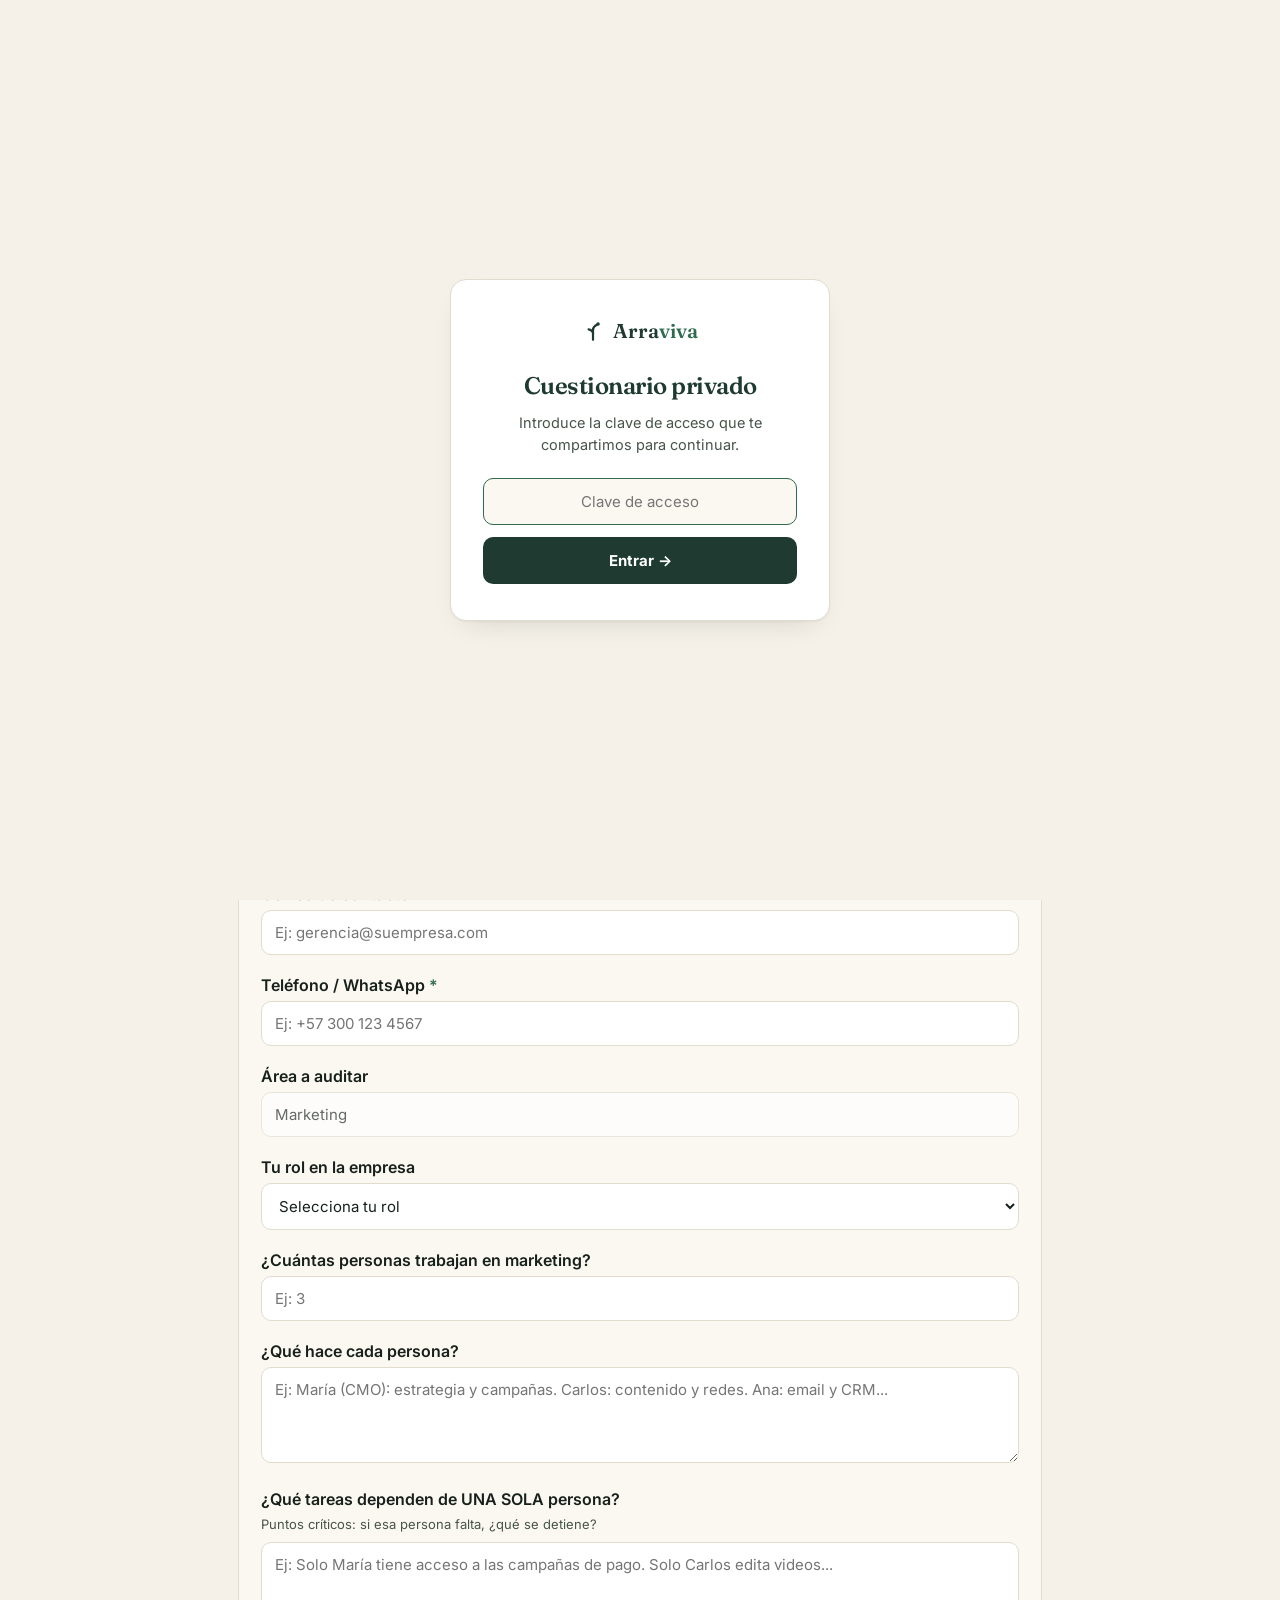
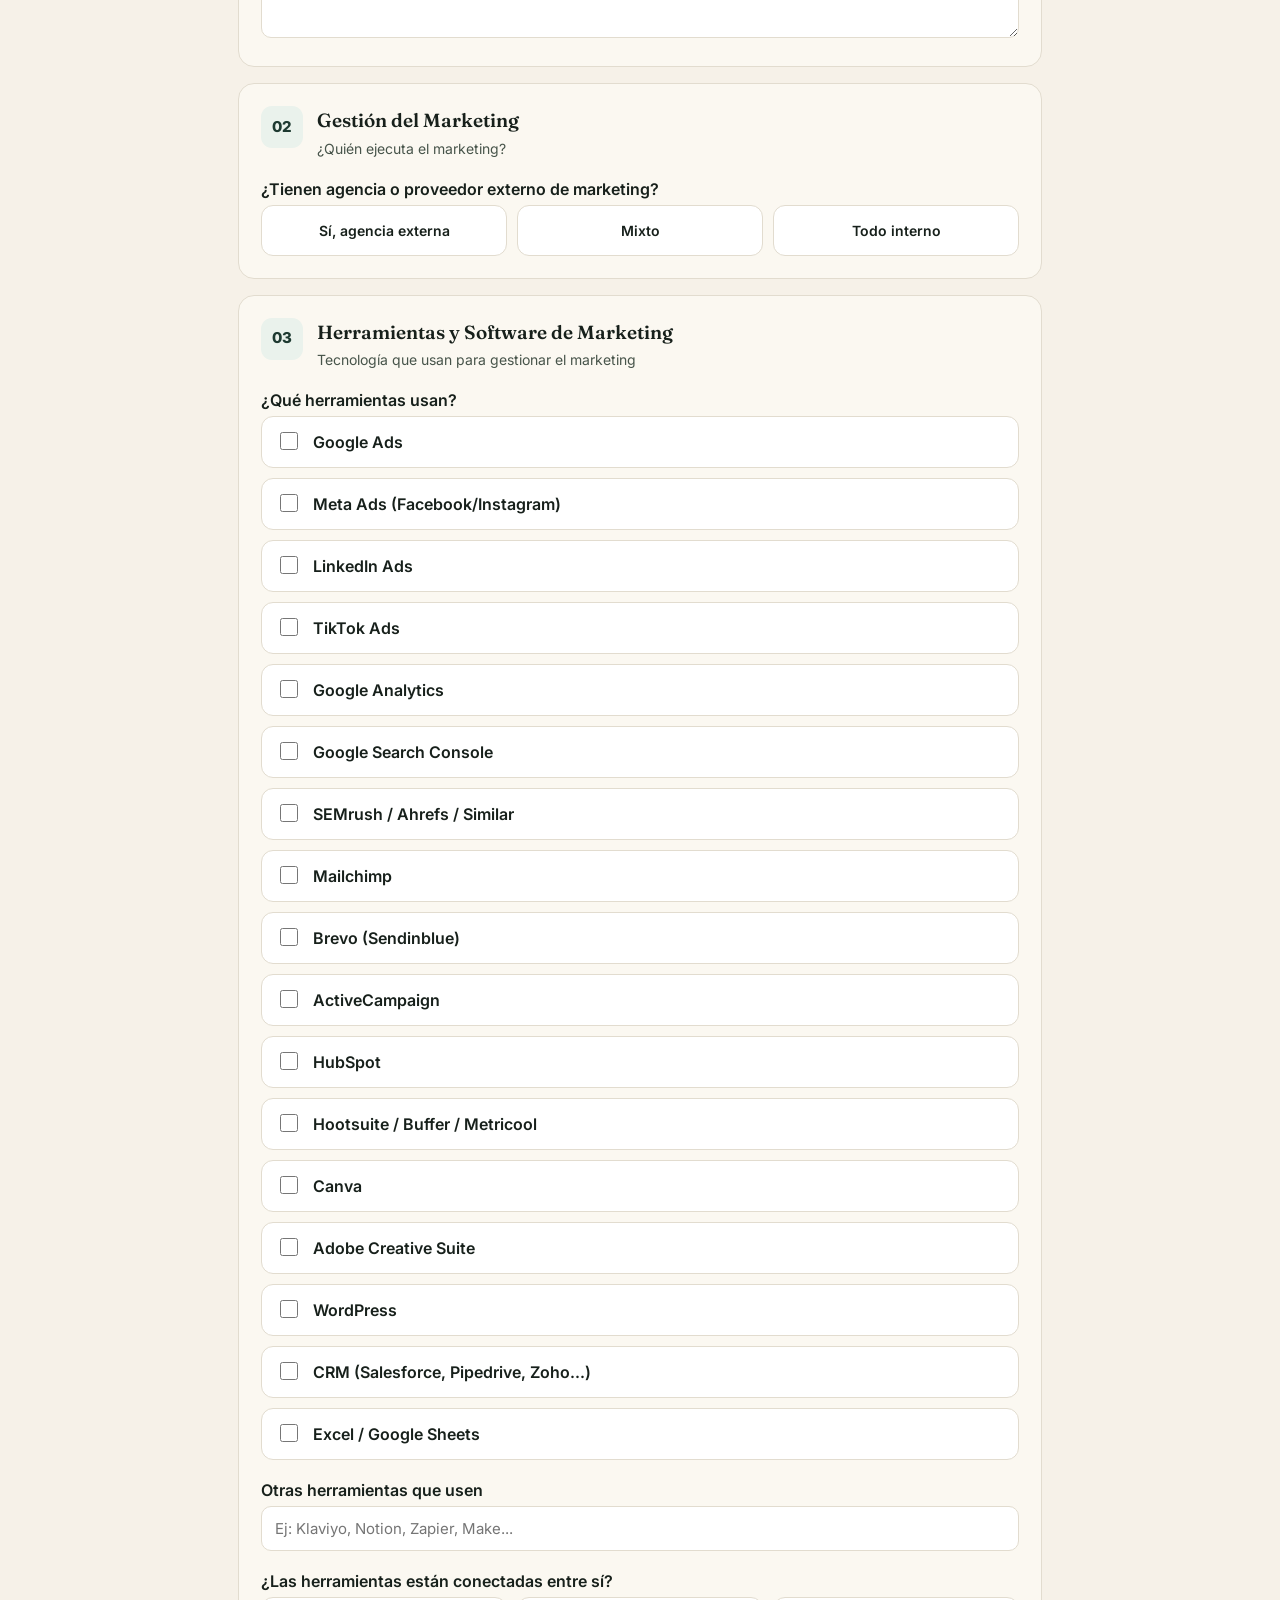
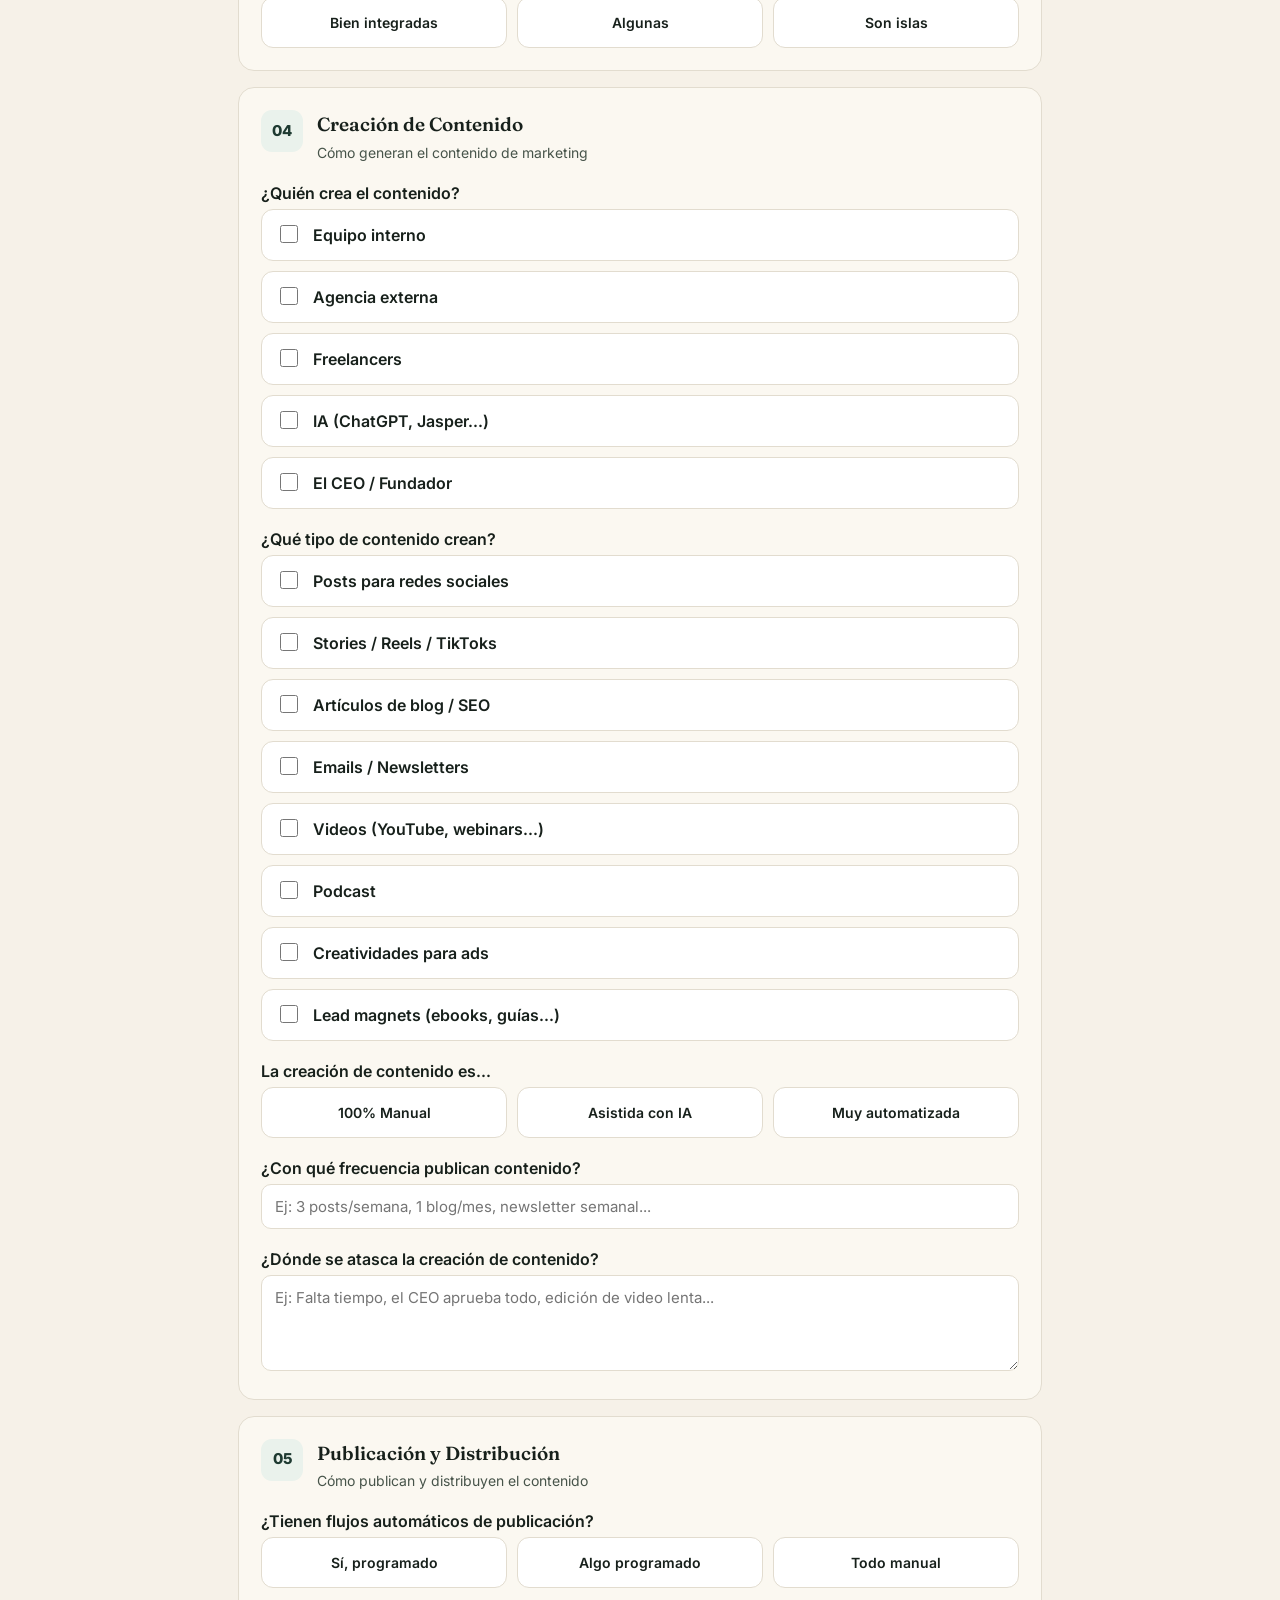
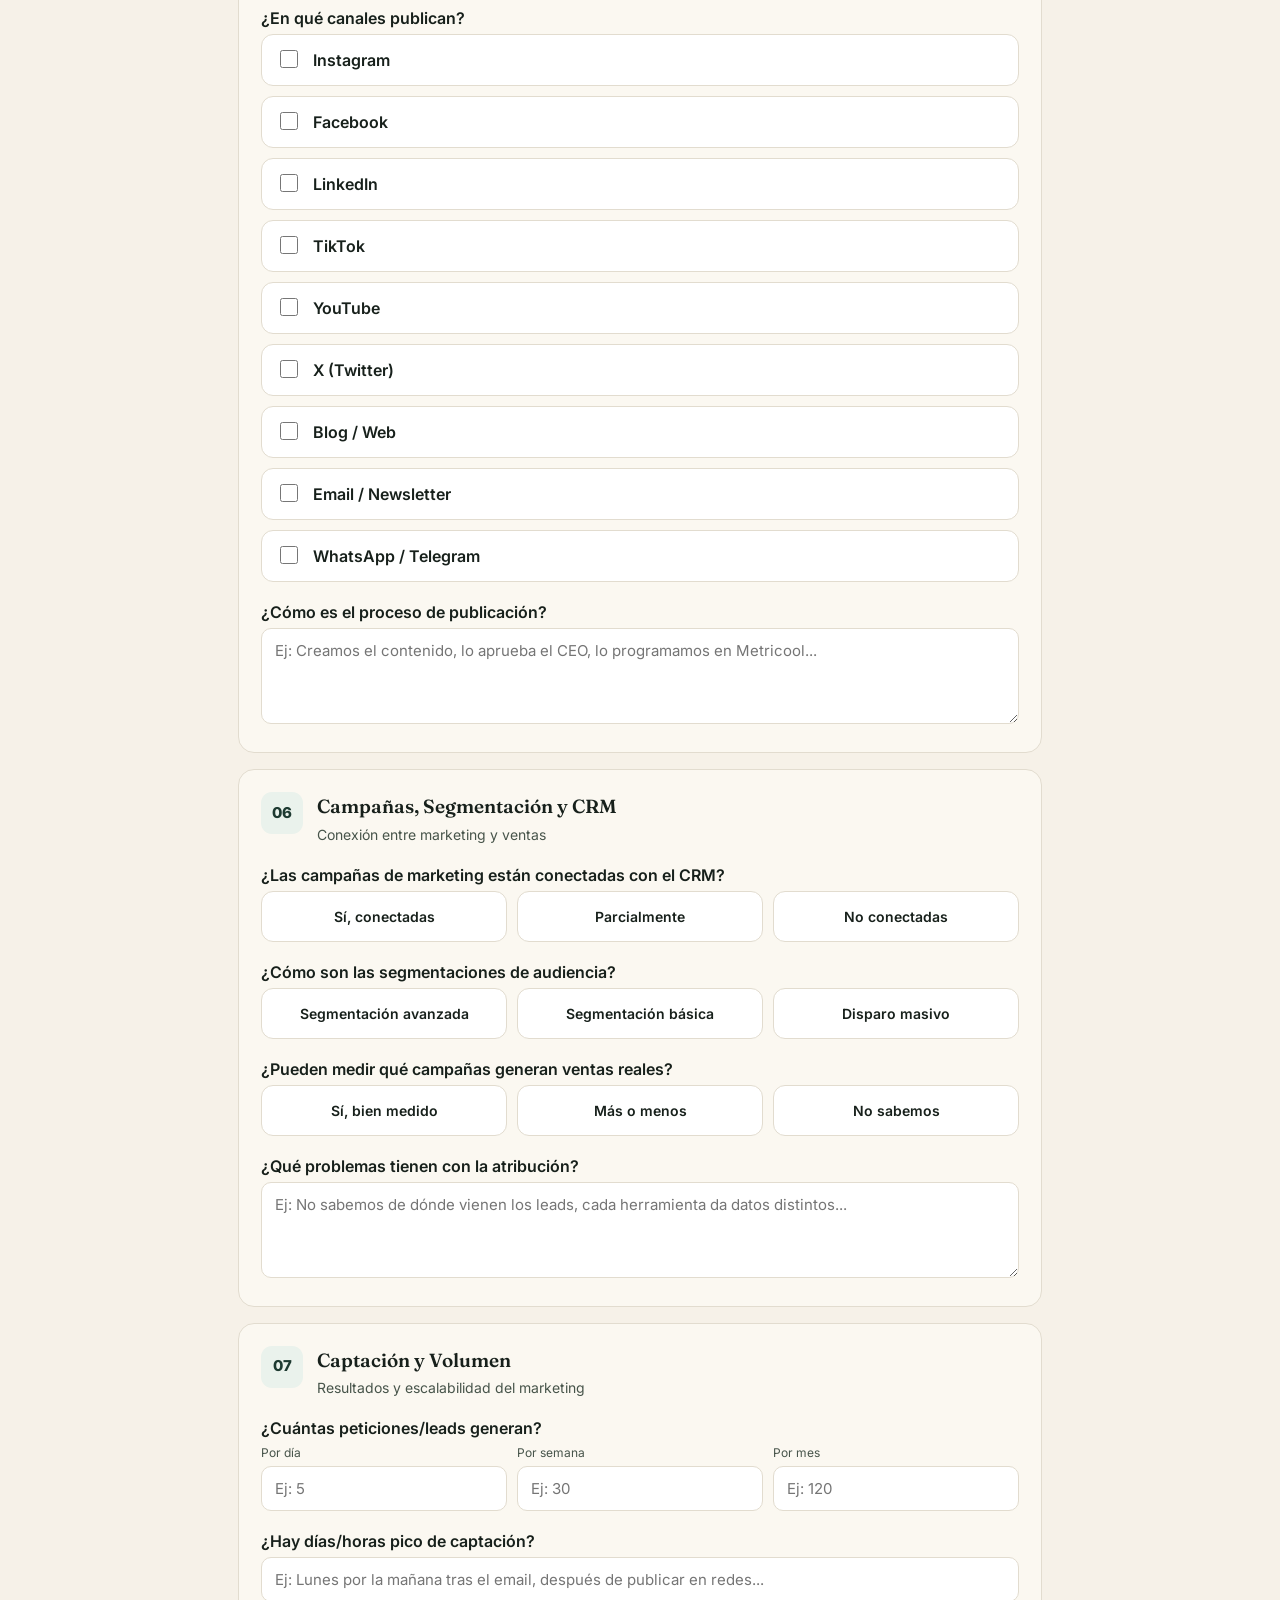
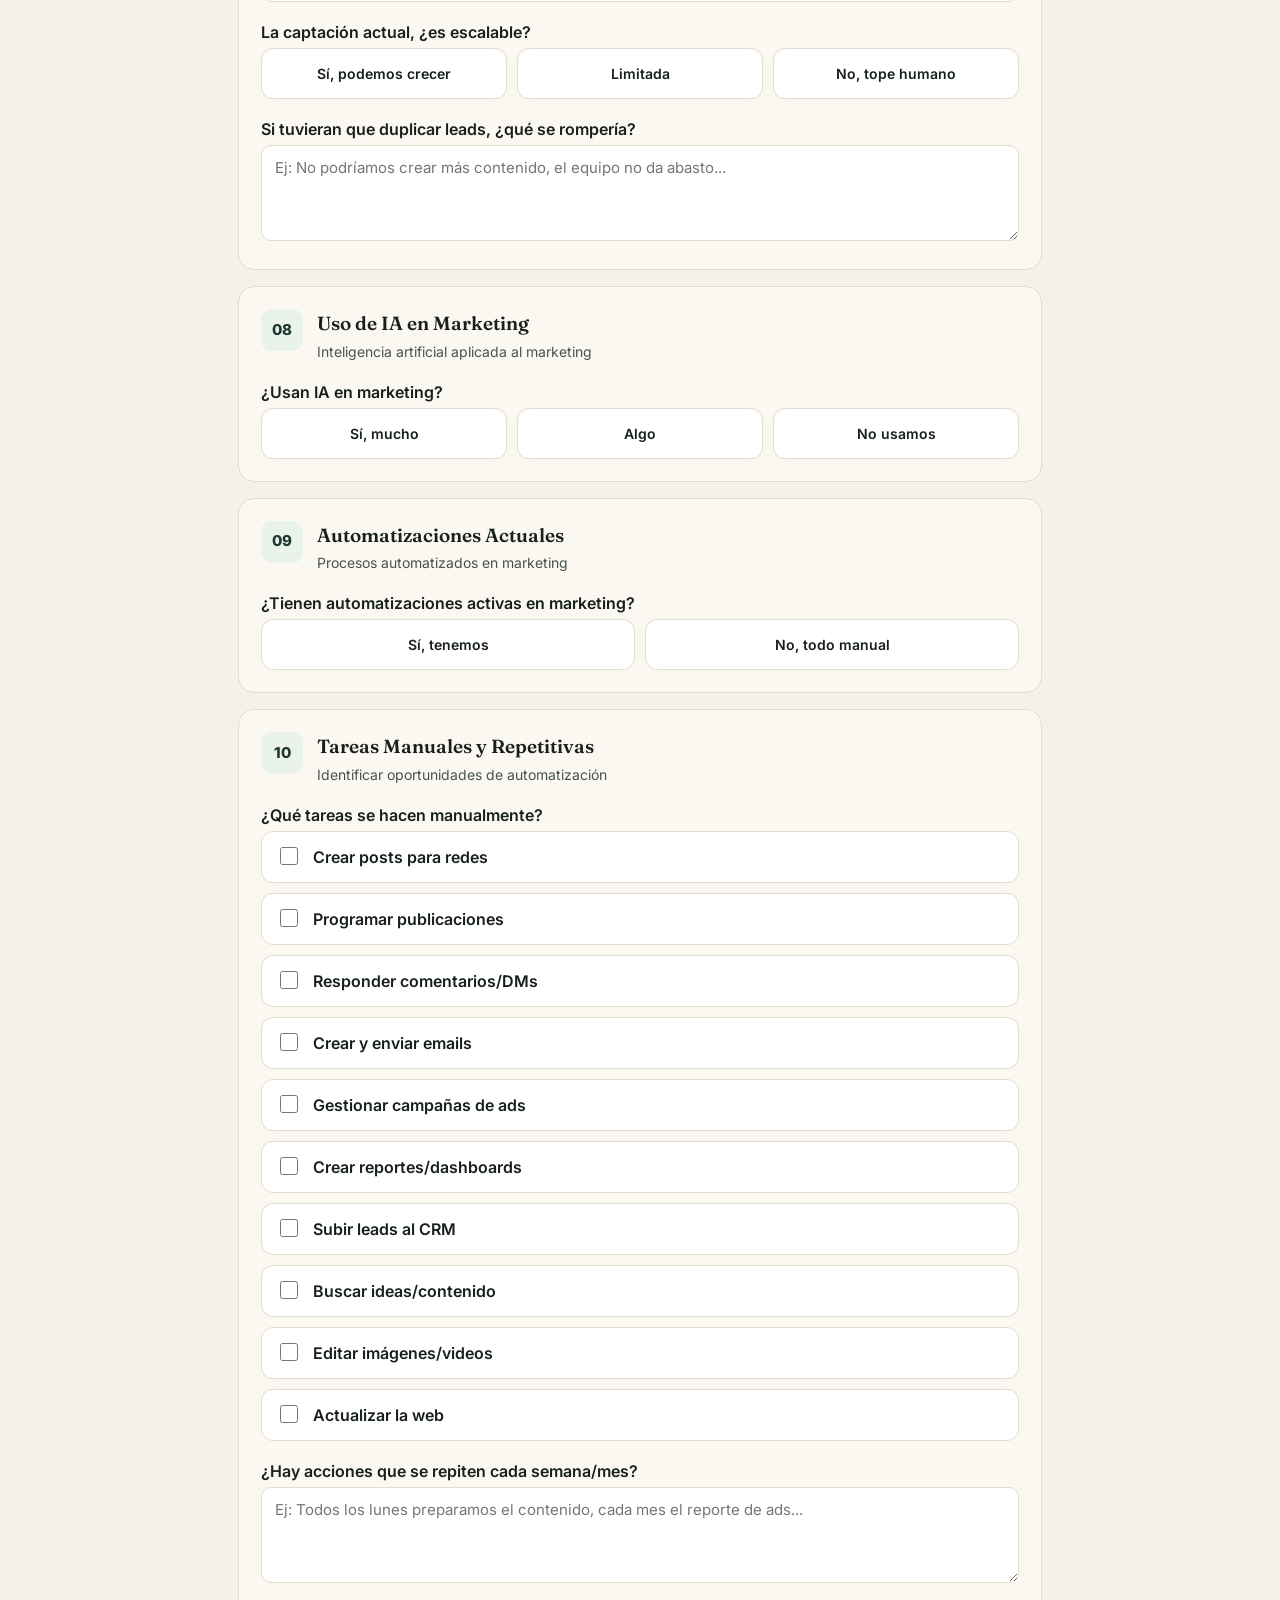
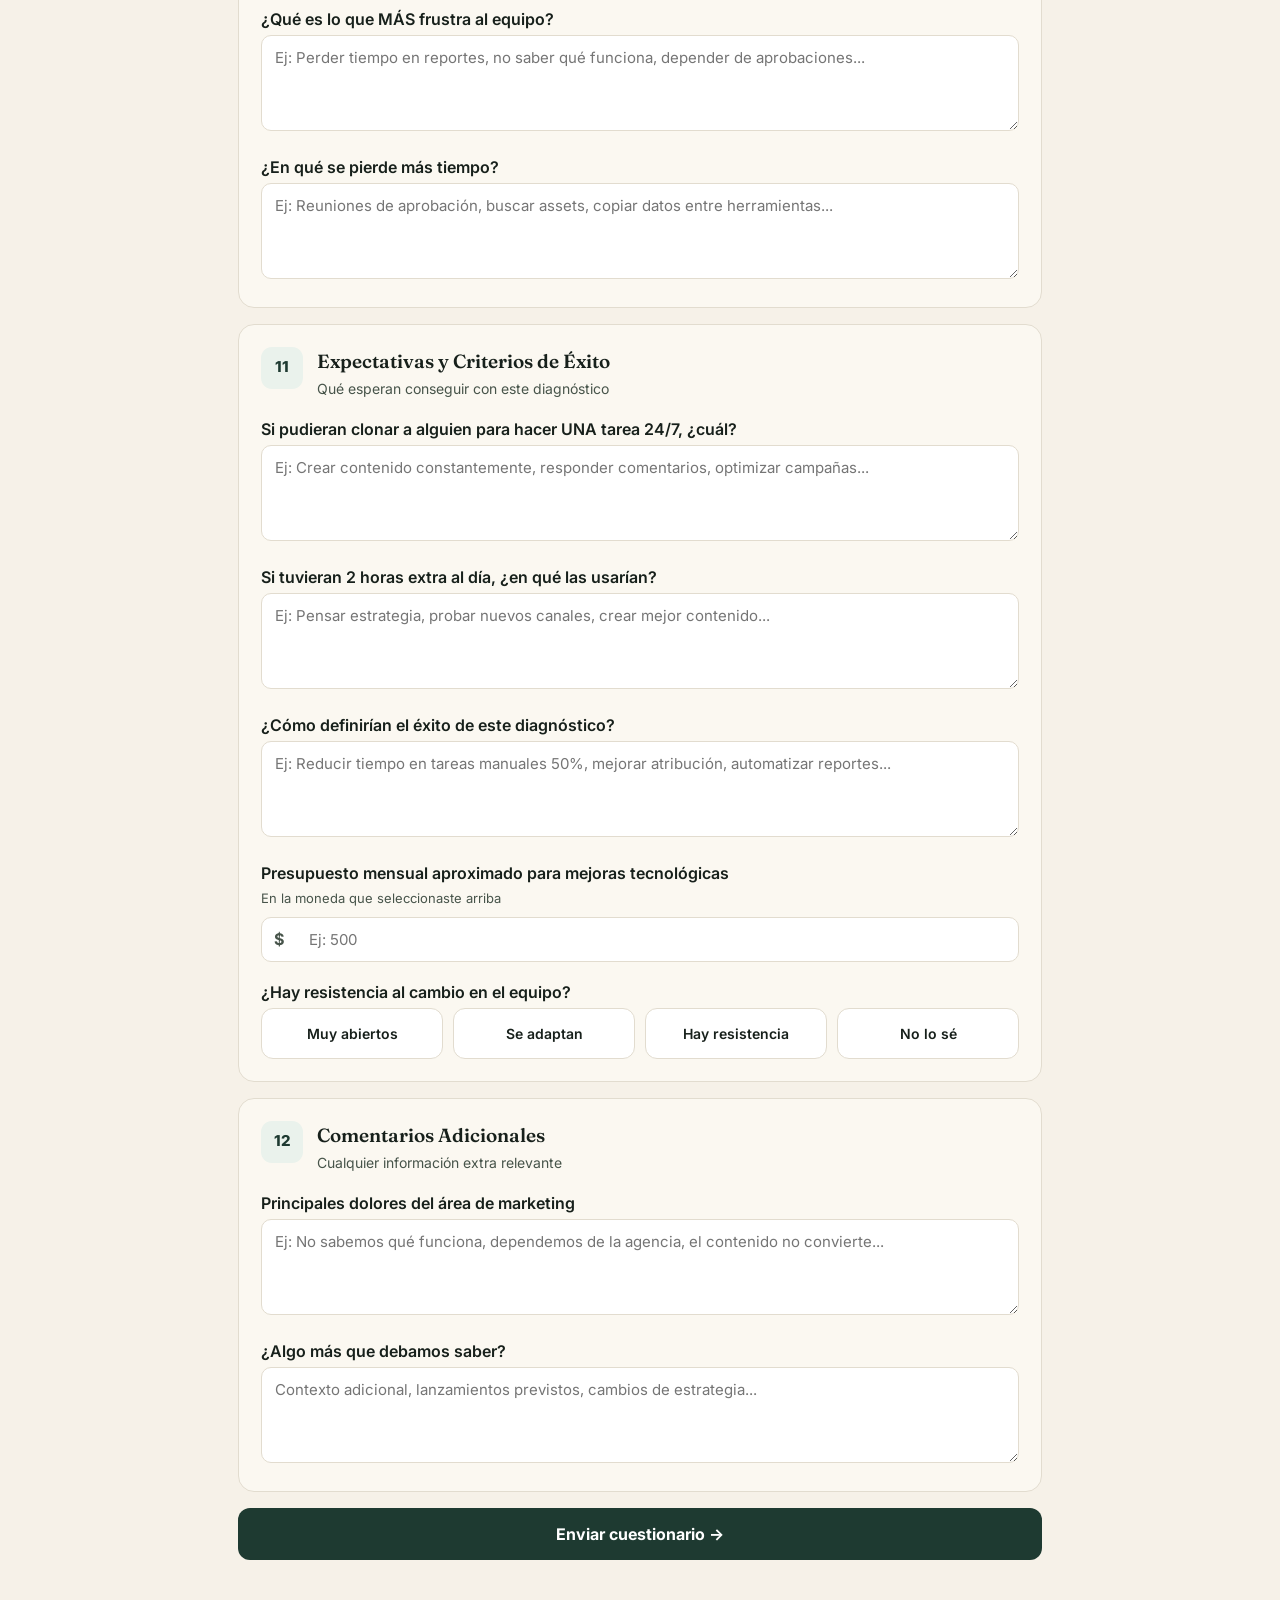
<file: cuestionarios/marketing.html>
<!DOCTYPE html>
<html lang="es">
<head>
<meta charset="UTF-8">
  <meta name="robots" content="noindex">
<meta name="viewport" content="width=device-width, initial-scale=1.0">
<title>Cuestionario de Marketing · Diagnóstico</title>
<style>
  @import url('https://fonts.googleapis.com/css2?family=Manrope:wght@500;600;700;800&family=Inter:wght@400;500;600;700&display=swap');
  :root{
    --bg:#0b0d14; --card:#161923; --card-2:#1e2130; --border:#2a2f3f;
    --text:#eceef4; --muted:#47544A; --accent:#2F6B4F; --accent-soft:#191d33;
    --ok:#2F6B4F; --req:#2F6B4F; --radius:16px;
  }
  *{box-sizing:border-box}
  body{margin:0; background:var(--bg); color:var(--text); font-family:'Inter',system-ui,-apple-system,"Segoe UI",Roboto,sans-serif; line-height:1.5;}
  h1,h2,.card-title h2{font-family:'Manrope','Inter',sans-serif}
  .wrap{max-width:840px; margin:0 auto; padding:22px 18px 90px}
  header{display:flex; align-items:center; justify-content:space-between; gap:12px; padding:10px 0 26px; flex-wrap:wrap}
  .logo-slot{display:flex; align-items:center; gap:10px}
  .logo-ph{border:1px dashed var(--border); color:var(--muted); font-size:11px; letter-spacing:1px; padding:9px 14px; border-radius:10px; font-weight:700;}
  .header-right{display:flex; align-items:center; gap:10px}
  .tag{font-size:12px; color:var(--muted); border:1px solid var(--border); padding:6px 12px; border-radius:999px}
  .lang-toggle{display:inline-flex; border:1px solid var(--border); border-radius:999px; overflow:hidden; background:var(--card)}
  .lang-toggle button{border:none; background:transparent; color:var(--muted); font-family:inherit; font-weight:700; font-size:12px; padding:7px 13px; cursor:pointer}
  .lang-toggle button.active{background:var(--accent); color:#fff}
  .hero-badge{display:inline-block; font-size:12px; font-weight:700; color:var(--accent); background:var(--accent-soft); padding:6px 12px; border-radius:999px; margin-bottom:14px}
  h1{font-size:30px; margin:0 0 10px; font-weight:800; letter-spacing:-.5px}
  .subtitle{color:var(--muted); margin:0 0 22px; font-size:16px}
  .intro-box{background:var(--card); border:1px solid var(--border); border-radius:var(--radius); padding:20px 22px; margin-bottom:22px}
  .intro-box h3{margin:0 0 8px; font-size:16px; font-family:'Manrope',sans-serif}
  .intro-box p{margin:0 0 12px; color:var(--muted); font-size:14px}
  .intro-list{display:grid; grid-template-columns:1fr 1fr; gap:6px 18px; margin:0; padding:0; list-style:none}
  .intro-list li{color:var(--muted); font-size:13px; padding-left:16px; position:relative}
  .intro-list li::before{content:"›"; position:absolute; left:0; color:var(--accent); font-weight:700}
  @media(max-width:560px){.intro-list{grid-template-columns:1fr}}
  .progress-wrapper{margin:6px 0 24px; position:sticky; top:0; background:var(--bg); padding:10px 0; z-index:5}
  .progress-info{display:flex; justify-content:space-between; font-size:13px; color:var(--muted); margin-bottom:6px}
  .progress-track{height:8px; background:var(--card-2); border:1px solid var(--border); border-radius:999px; overflow:hidden}
  .progress-bar{height:100%; width:0%; background:var(--accent); transition:width .3s ease}
  .form-card{background:var(--card); border:1px solid var(--border); border-radius:var(--radius); padding:22px; margin-bottom:16px}
  .card-header{display:flex; gap:14px; align-items:flex-start; margin-bottom:6px}
  .card-number{min-width:42px; height:42px; border-radius:11px; background:var(--accent-soft); color:var(--accent); display:grid; place-items:center; font-weight:800; font-size:15px}
  .card-title h2{margin:0; font-size:19px; font-weight:700}
  .card-title p{margin:3px 0 0; color:var(--muted); font-size:14px}
  .field{margin-top:18px}
  .field-label{display:block; font-weight:600; margin-bottom:4px}
  .required{color:var(--req)}
  .field-hint{display:block; color:var(--muted); font-size:13px; margin-bottom:8px}
  .input,.textarea,.select{width:100%; background:var(--card-2); border:1px solid var(--border); color:var(--text); border-radius:10px; padding:12px 13px; font-size:15px; font-family:inherit}
  .textarea{min-height:96px; resize:vertical}
  .input:focus,.textarea:focus,.select:focus{outline:2px solid var(--accent); border-color:var(--accent)}
  .input.readonly{opacity:.65; cursor:not-allowed}
  .radio-grid{display:grid; gap:10px; grid-template-columns:repeat(auto-fit,minmax(150px,1fr))}
  .radio-grid-2{grid-template-columns:1fr 1fr}
  .radio-grid-3{grid-template-columns:1fr 1fr 1fr}
  @media(max-width:560px){.radio-grid,.radio-grid-2,.radio-grid-3{grid-template-columns:1fr 1fr}}
  .radio-box{display:flex; flex-direction:column; gap:4px; align-items:center; text-align:center; border:1px solid var(--border); background:var(--card-2); border-radius:12px; padding:14px 10px; cursor:pointer; transition:.15s}
  .radio-box:hover{border-color:var(--accent)}
  .radio-box input{display:none}
  .radio-box:has(input:checked){border-color:var(--accent); background:var(--accent-soft)}
  .radio-label-text{font-weight:600; font-size:14px}
  .radio-desc{font-size:12px; color:var(--muted)}
  .checkbox-list{display:grid; gap:10px}
  .checkbox-option{display:flex; gap:12px; align-items:flex-start; border:1px solid var(--border); background:var(--card-2); border-radius:12px; padding:13px 14px; cursor:pointer; transition:.15s}
  .checkbox-option:hover{border-color:var(--accent)}
  .checkbox-option:has(input:checked){border-color:var(--accent); background:var(--accent-soft)}
  .checkbox-option input{margin-top:2px; width:18px; height:18px; accent-color:var(--accent); flex:none}
  .checkbox-text{font-weight:600; display:block}
  .checkbox-desc{font-size:12px; color:var(--muted); display:block; margin-top:2px}
  .info-callout{display:flex; gap:12px; align-items:flex-start; background:var(--accent-soft); border:1px solid var(--border); border-radius:12px; padding:14px; margin-bottom:16px; color:var(--muted); font-size:14px}
  .input-grid-3{display:grid; grid-template-columns:1fr 1fr 1fr; gap:10px}
  @media(max-width:560px){.input-grid-3{grid-template-columns:1fr}}
  .input-group-label{display:block; font-size:12px; color:var(--muted); margin-bottom:4px}
  .icon-input{display:flex; align-items:center; background:var(--card-2); border:1px solid var(--border); border-radius:10px; overflow:hidden}
  .icon-input:focus-within{outline:2px solid var(--accent); border-color:var(--accent)}
  .cur-symbol{padding:0 12px; color:var(--muted); font-weight:700}
  .icon-input .input{border:none; background:transparent; outline:none}
  .toolbar{display:flex; gap:12px; align-items:center; flex-wrap:wrap; background:var(--accent-soft); border:1px solid var(--border); border-radius:12px; padding:12px 14px; margin-bottom:16px}
  .toolbar label{font-weight:600; font-size:14px}
  .toolbar .select{max-width:230px}
  .conditional{display:none; border-left:2px solid var(--accent); padding-left:14px; margin-top:10px}
  .conditional.show{display:block}
  .conditional-title{font-size:13px; font-weight:700; color:var(--accent); margin-top:8px}
  .submit-section{margin-top:12px}
  .submit-btn{width:100%; border:none; cursor:pointer; background:var(--accent); color:#fff; font-size:16px; font-weight:700; padding:16px; border-radius:12px; font-family:inherit}
  .submit-btn:hover{opacity:.93}
  .result{display:none; text-align:center; padding:10px 0}
  .result.show{display:block}
  .result .check{width:66px; height:66px; margin:0 auto 14px; border-radius:50%; background:var(--ok); display:grid; place-items:center; color:#fff; font-size:34px}
  .result h2{margin:0 0 6px}
  .result p{color:var(--muted); max-width:520px; margin:0 auto 18px}
  .actions{display:flex; gap:10px; flex-wrap:wrap; justify-content:center; margin-bottom:18px}
  .btn{border:1px solid var(--border); background:var(--card-2); color:var(--text); padding:12px 18px; border-radius:10px; cursor:pointer; font-size:14px; font-weight:600; font-family:inherit}
  .btn.primary{background:var(--accent); color:#fff; border-color:var(--accent)}
  .btn:hover{opacity:.9}
  .preview{text-align:left; background:var(--card-2); border:1px solid var(--border); border-radius:10px; padding:14px; white-space:pre-wrap; font-family:ui-monospace,monospace; font-size:13px; max-height:320px; overflow:auto; color:var(--muted)}
</style>
<style>
/* ===== Branding Arraviva (sobrescribe colores + tipografía, sin tocar contenido) ===== */
@import url('https://fonts.googleapis.com/css2?family=Fraunces:opsz,wght@9..144,500;9..144,600;9..144,700&display=swap');
:root{
  --bg:#f6f1e8; --card:#fbf8f1; --card-2:#ffffff; --border:#e2dccf;
  --text:#17201b; --muted:#47544A; --accent:#1e3a31; --accent-soft:#eaf2ec;
  --ok:#2F6B4F; --req:#2F6B4F; --tierra:#2F6B4F; --savia:#2F6B4F; --luz:#e6b15a;
}
h1,h2,.card-title h2,.intro-box h3{font-family:'Fraunces',Georgia,serif; font-weight:600;}
.hero-badge{color:var(--tierra); background:#EAF0EB;}
</style>
<style>
#q-gate{position:fixed;inset:0;z-index:99999;background:#f6f1e8;display:flex;align-items:center;justify-content:center;padding:24px;font-family:'Inter',system-ui,sans-serif}
#q-gate.q-unlocked{display:none}
.q-gate__card{width:100%;max-width:380px;background:#fff;border:1px solid #e2dccf;border-radius:16px;padding:36px 32px;text-align:center;box-shadow:0 1px 2px rgba(23,32,27,.04),0 12px 28px -16px rgba(23,32,27,.2)}
.q-gate__logo{display:flex;align-items:center;justify-content:center;gap:9px;margin-bottom:22px}
.q-gate__logo .brand-name{font-family:'Fraunces',Georgia,serif;font-weight:600;font-size:20px;color:#1e3a31}
.q-gate__title{font-family:'Fraunces',Georgia,serif;font-weight:600;font-size:24px;color:#1e3a31;margin:0 0 8px}
.q-gate__sub{font-size:14.5px;line-height:1.5;color:#47544A;margin:0 0 22px}
#q-gate__input{width:100%;box-sizing:border-box;background:#fbf8f1;border:1px solid #e2dccf;border-radius:10px;padding:13px 15px;font-size:15px;font-family:inherit;color:#17201b;text-align:center}
#q-gate__input:focus{outline:none;border-color:#2F6B4F}
#q-gate__btn{width:100%;margin-top:12px;border:none;cursor:pointer;background:#1e3a31;color:#fff;font-size:15px;font-weight:700;padding:14px;border-radius:10px;font-family:inherit}
#q-gate__btn:hover{background:#2F6B4F}
#q-gate__error{margin:14px 0 0;font-size:13px;color:#2F6B4F;font-weight:600}
.viva{color:#2F6B4F}
</style>
</head>
<body>
<div id="q-gate">
  <div class="q-gate__card">
    <div class="q-gate__logo"><svg width="22" height="22" viewBox="0 0 20 20" fill="none" aria-hidden="true"><path d="M10 18 V8" stroke="#1E3A31" stroke-width="2" stroke-linecap="round"/><path d="M10 9 C10 6 12 5 14 4" stroke="#1E3A31" stroke-width="2" stroke-linecap="round"/><path d="M10 12 C10 10 8 9 6 8.5" stroke="#1E3A31" stroke-width="2" stroke-linecap="round"/><circle cx="14.6" cy="3.6" r="1.6" fill="#1E3A31"/></svg><span class="brand-name">Arra<span class="viva">viva</span></span></div>
    <h1 class="q-gate__title">Cuestionario privado</h1>
    <p class="q-gate__sub">Introduce la clave de acceso que te compartimos para continuar.</p>
    <form id="q-gate__form" autocomplete="off">
      <input id="q-gate__input" type="password" placeholder="Clave de acceso" aria-label="Clave de acceso">
      <button id="q-gate__btn" type="submit">Entrar &rarr;</button>
      <p id="q-gate__error" hidden>Clave incorrecta. Vuelve a intentarlo.</p>
    </form>
  </div>
</div>

<div class="wrap">

  <header>
    <div class="logo-slot" style="display:flex;align-items:center;gap:9px"><svg width="22" height="22" viewBox="0 0 20 20" fill="none" aria-hidden="true"><path d="M10 18 V8" stroke="#1E3A31" stroke-width="2" stroke-linecap="round"/><path d="M10 9 C10 6 12 5 14 4" stroke="#1E3A31" stroke-width="2" stroke-linecap="round"/><path d="M10 12 C10 10 8 9 6 8.5" stroke="#1E3A31" stroke-width="2" stroke-linecap="round"/><circle cx="14.6" cy="3.6" r="1.6" fill="#1E3A31"/></svg><span class="brand-name" style="font-family:'Fraunces',Georgia,serif;font-weight:600;font-size:20px;letter-spacing:.2px;color:#1e3a31">Arra<span class="viva">viva</span></span></div>
    <div class="header-right">
      <span class="tag" data-es="Fase de Incorporación" data-en="Onboarding Phase">Fase de Incorporación</span>
      <div class="lang-toggle">
        <button type="button" id="langEs" class="active" onclick="setLang('es')">ES</button>
        <button type="button" id="langEn" onclick="setLang('en')">EN</button>
      </div>
    </div>
  </header>

  <span class="hero-badge" data-es="Diagnóstico" data-en="Audit">Diagnóstico</span>
  <h1 data-es="Diagnóstico del Área de Marketing" data-en="Marketing Area Audit">Diagnóstico del Área de Marketing</h1>
  <p class="subtitle" data-es="Este cuestionario nos permite entender cómo funciona tu estrategia de marketing para detectar fricciones en la captación, errores de atribución y oportunidades de automatización e IA." data-en="This questionnaire helps us understand how your marketing strategy works, to spot acquisition friction, attribution errors and opportunities for automation and AI.">Este cuestionario nos permite entender cómo funciona tu estrategia de marketing para detectar fricciones en la captación, errores de atribución y oportunidades de automatización e IA.</p>

  <div class="intro-box">
    <h3 data-es="¿Qué información necesitamos?" data-en="What information do we need?">¿Qué información necesitamos?</h3>
    <p data-es="Este diagnóstico cubre todos los aspectos del proceso de marketing para identificar cuellos de botella, tareas repetitivas y oportunidades de mejora." data-en="This audit covers every aspect of your marketing process to identify bottlenecks, repetitive tasks and improvement opportunities.">Este diagnóstico cubre todos los aspectos del proceso de marketing para identificar cuellos de botella, tareas repetitivas y oportunidades de mejora.</p>
    <ul class="intro-list">
      <li data-es="Estructura y responsables" data-en="Structure and owners">Estructura y responsables</li>
      <li data-es="Herramientas y software" data-en="Tools and software">Herramientas y software</li>
      <li data-es="Creación de contenido" data-en="Content creation">Creación de contenido</li>
      <li data-es="Publicación y distribución" data-en="Publishing and distribution">Publicación y distribución</li>
      <li data-es="Campañas y segmentación" data-en="Campaigns and segmentation">Campañas y segmentación</li>
      <li data-es="Conexión con CRM y ventas" data-en="CRM and sales connection">Conexión con CRM y ventas</li>
      <li data-es="Uso de IA actual" data-en="Current AI usage">Uso de IA actual</li>
      <li data-es="Automatizaciones activas" data-en="Active automations">Automatizaciones activas</li>
      <li data-es="Tareas manuales y repetitivas" data-en="Manual and repetitive tasks">Tareas manuales y repetitivas</li>
      <li data-es="Escalabilidad y métricas" data-en="Scalability and metrics">Escalabilidad y métricas</li>
    </ul>
  </div>

  <div class="progress-wrapper">
    <div class="progress-info"><span data-es="Progreso del cuestionario" data-en="Questionnaire progress">Progreso del cuestionario</span><span id="progressCount">0 / 12</span></div>
    <div class="progress-track"><div class="progress-bar" id="bar"></div></div>
  </div>

  <form id="form">

    <div class="toolbar">
      <label for="currency" data-es="Moneda con la que trabajas:" data-en="Currency you work with:">Moneda con la que trabajas:</label>
      <select class="select" id="currency" name="Moneda">
        <option value="USD" data-es="USD — Dólar ($)" data-en="USD — Dollar ($)">USD — Dólar ($)</option>
        <option value="COP" data-es="COP — Peso colombiano ($)" data-en="COP — Colombian Peso ($)">COP — Peso colombiano ($)</option>
        <option value="EUR" data-es="EUR — Euro (€)" data-en="EUR — Euro (€)">EUR — Euro (€)</option>
      </select>
    </div>

    <!-- ===== 01 ===== -->
    <div class="form-card" data-section>
      <div class="card-header"><span class="card-number">01</span>
        <div class="card-title">
          <h2 data-es="Datos de la Empresa y Estructura de Marketing" data-en="Company Details and Marketing Structure">Datos de la Empresa y Estructura de Marketing</h2>
          <p data-es="Información básica y organización del área" data-en="Basic information and area organization">Información básica y organización del área</p></div></div>

      <div class="field"><label class="field-label"><span data-es="Nombre de la empresa" data-en="Company name">Nombre de la empresa</span> <span class="required">*</span></label>
        <input class="input" type="text" name="Nombre de la empresa" required data-es-ph="Ej: Acme Solutions S.A.S." data-en-ph="e.g. Acme Solutions LLC" placeholder="Ej: Acme Solutions S.A.S."></div>

      <div class="field"><label class="field-label"><span data-es="Correo de contacto" data-en="Contact email">Correo de contacto</span> <span class="required">*</span></label>
        <input class="input" type="email" name="Correo de contacto" required data-es-ph="Ej: gerencia@suempresa.com" data-en-ph="e.g. manager@yourcompany.com" placeholder="Ej: gerencia@suempresa.com"></div>

      <div class="field"><label class="field-label"><span data-es="Teléfono / WhatsApp" data-en="Phone / WhatsApp">Teléfono / WhatsApp</span> <span class="required">*</span></label>
        <input class="input" type="text" name="Teléfono / WhatsApp" required data-es-ph="Ej: +57 300 123 4567" data-en-ph="e.g. +1 305 123 4567" placeholder="Ej: +57 300 123 4567"></div>

      <div class="field"><label class="field-label" data-es="Área a auditar" data-en="Area being audited">Área a auditar</label>
        <input class="input readonly" type="text" name="Área a auditar" value="Marketing" readonly></div>

      <div class="field"><label class="field-label" data-es="Tu rol en la empresa" data-en="Your role in the company">Tu rol en la empresa</label>
        <select class="select" name="Rol">
          <option value="" disabled selected data-es="Selecciona tu rol" data-en="Select your role">Selecciona tu rol</option>
          <option value="CEO" data-es="CEO / Fundador" data-en="CEO / Founder">CEO / Fundador</option>
          <option value="CMO" data-es="CMO / Director de Marketing" data-en="CMO / Marketing Director">CMO / Director de Marketing</option>
          <option value="Gerente de Marketing" data-es="Gerente de Marketing" data-en="Marketing Manager">Gerente de Marketing</option>
          <option value="Crecimiento" data-es="Responsable de Crecimiento / Publicidad" data-en="Growth / Performance">Responsable de Crecimiento / Publicidad</option>
          <option value="Contenido" data-es="Responsable de Contenido" data-en="Content Manager">Responsable de Contenido</option>
          <option value="Redes" data-es="Responsable de Redes Sociales" data-en="Social Media Manager">Responsable de Redes Sociales</option>
          <option value="Otro" data-es="Otro" data-en="Other">Otro</option>
        </select></div>

      <div class="field"><label class="field-label" data-es="¿Cuántas personas trabajan en marketing?" data-en="How many people work in marketing?">¿Cuántas personas trabajan en marketing?</label>
        <input class="input" type="number" name="Tamaño equipo marketing" placeholder="Ej: 3"></div>

      <div class="field"><label class="field-label" data-es="¿Qué hace cada persona?" data-en="What does each person do?">¿Qué hace cada persona?</label>
        <textarea class="textarea" name="Roles de marketing" data-es-ph="Ej: María (CMO): estrategia y campañas. Carlos: contenido y redes. Ana: email y CRM..." data-en-ph="e.g. María (CMO): strategy and campaigns. Carlos: content and social. Ana: email and CRM..." placeholder="Ej: María (CMO): estrategia y campañas. Carlos: contenido y redes. Ana: email y CRM..."></textarea></div>

      <div class="field"><label class="field-label" data-es="¿Qué tareas dependen de UNA SOLA persona?" data-en="Which tasks depend on a SINGLE person?">¿Qué tareas dependen de UNA SOLA persona?</label>
        <span class="field-hint" data-es="Puntos críticos: si esa persona falta, ¿qué se detiene?" data-en="Critical points: if that person is away, what stops?">Puntos críticos: si esa persona falta, ¿qué se detiene?</span>
        <textarea class="textarea" name="Dependencia de una persona" data-es-ph="Ej: Solo María tiene acceso a las campañas de pago. Solo Carlos edita videos..." data-en-ph="e.g. Only María has access to paid campaigns. Only Carlos edits videos..." placeholder="Ej: Solo María tiene acceso a las campañas de pago. Solo Carlos edita videos..."></textarea></div>
    </div>

    <!-- ===== 02 ===== -->
    <div class="form-card" data-section>
      <div class="card-header"><span class="card-number">02</span>
        <div class="card-title">
          <h2 data-es="Gestión del Marketing" data-en="Marketing Management">Gestión del Marketing</h2>
          <p data-es="¿Quién ejecuta el marketing?" data-en="Who executes the marketing?">¿Quién ejecuta el marketing?</p></div></div>

      <div class="field"><label class="field-label" data-es="¿Tienen agencia o proveedor externo de marketing?" data-en="Do you have an external marketing agency or provider?">¿Tienen agencia o proveedor externo de marketing?</label>
        <div class="radio-grid radio-grid-3">
          <label class="radio-box"><input type="radio" name="Tiene agencia" value="Sí externa"><span class="radio-label-text" data-es="Sí, agencia externa" data-en="Yes, external agency">Sí, agencia externa</span></label>
          <label class="radio-box"><input type="radio" name="Tiene agencia" value="Mixto"><span class="radio-label-text" data-es="Mixto" data-en="Mixed">Mixto</span></label>
          <label class="radio-box"><input type="radio" name="Tiene agencia" value="Todo interno"><span class="radio-label-text" data-es="Todo interno" data-en="All in-house">Todo interno</span></label>
        </div></div>

      <div class="conditional" data-show-when="Tiene agencia=Sí externa|Mixto">
        <div class="conditional-title" data-es="Detalles del proveedor externo" data-en="External provider details">Detalles del proveedor externo</div>
        <div class="info-callout"><p data-es="Podemos enviar un formulario específico a tu agencia/proveedor para auditar también su trabajo." data-en="We can send a specific form to your agency/provider to audit their work too.">Podemos enviar un formulario específico a tu agencia/proveedor para auditar también su trabajo.</p></div>

        <div class="field"><label class="field-label" data-es="Nombre de la agencia/proveedor" data-en="Agency/provider name">Nombre de la agencia/proveedor</label>
          <input class="input" type="text" name="Nombre de la agencia" data-es-ph="Ej: Marketing Pro Agency" data-en-ph="e.g. Marketing Pro Agency" placeholder="Ej: Marketing Pro Agency"></div>

        <div class="field"><label class="field-label" data-es="Email de contacto de la agencia" data-en="Agency contact email">Email de contacto de la agencia</label>
          <input class="input" type="email" name="Email de la agencia" data-es-ph="Ej: contacto@agencia.com" data-en-ph="e.g. contact@agency.com" placeholder="Ej: contacto@agencia.com"></div>

        <div class="field"><label class="field-label" data-es="¿Qué gestiona la agencia?" data-en="What does the agency manage?">¿Qué gestiona la agencia?</label>
          <div class="checkbox-list">
            <label class="checkbox-option"><input type="checkbox" name="Servicios de la agencia" value="Ads"><span class="checkbox-text" data-es="Publicidad de pago (Google/Meta Ads)" data-en="Paid ads (Google/Meta Ads)">Publicidad de pago (Google/Meta Ads)</span></label>
            <label class="checkbox-option"><input type="checkbox" name="Servicios de la agencia" value="SEO"><span class="checkbox-text" data-es="SEO / Posicionamiento" data-en="SEO / Search ranking">SEO / Posicionamiento</span></label>
            <label class="checkbox-option"><input type="checkbox" name="Servicios de la agencia" value="Redes"><span class="checkbox-text" data-es="Gestión de redes sociales" data-en="Social media management">Gestión de redes sociales</span></label>
            <label class="checkbox-option"><input type="checkbox" name="Servicios de la agencia" value="Contenido"><span class="checkbox-text" data-es="Creación de contenido" data-en="Content creation">Creación de contenido</span></label>
            <label class="checkbox-option"><input type="checkbox" name="Servicios de la agencia" value="Email"><span class="checkbox-text" data-es="Email marketing" data-en="Email marketing">Email marketing</span></label>
            <label class="checkbox-option"><input type="checkbox" name="Servicios de la agencia" value="Web"><span class="checkbox-text" data-es="Web / Landing pages" data-en="Web / Landing pages">Web / Landing pages</span></label>
            <label class="checkbox-option"><input type="checkbox" name="Servicios de la agencia" value="Estrategia"><span class="checkbox-text" data-es="Estrategia general" data-en="Overall strategy">Estrategia general</span></label>
          </div></div>

        <div class="field"><label class="field-label" data-es="Costo mensual aproximado de la agencia" data-en="Approx. monthly cost of the agency">Costo mensual aproximado de la agencia</label>
          <span class="field-hint" data-es="En la moneda que seleccionaste arriba" data-en="In the currency selected above">En la moneda que seleccionaste arriba</span>
          <div class="icon-input"><span class="cur-symbol">$</span><input class="input" type="number" name="Costo mensual agencia" placeholder="Ej: 2000"></div></div>
      </div>
    </div>

    <!-- ===== 03 ===== -->
    <div class="form-card" data-section>
      <div class="card-header"><span class="card-number">03</span>
        <div class="card-title">
          <h2 data-es="Herramientas y Software de Marketing" data-en="Marketing Tools and Software">Herramientas y Software de Marketing</h2>
          <p data-es="Tecnología que usan para gestionar el marketing" data-en="Technology you use to manage marketing">Tecnología que usan para gestionar el marketing</p></div></div>

      <div class="field"><label class="field-label" data-es="¿Qué herramientas usan?" data-en="Which tools do you use?">¿Qué herramientas usan?</label>
        <div class="checkbox-list">
          <label class="checkbox-option"><input type="checkbox" name="Herramientas de marketing" value="Google Ads"><span class="checkbox-text" data-es="Google Ads" data-en="Google Ads">Google Ads</span></label>
          <label class="checkbox-option"><input type="checkbox" name="Herramientas de marketing" value="Meta Ads"><span class="checkbox-text" data-es="Meta Ads (Facebook/Instagram)" data-en="Meta Ads (Facebook/Instagram)">Meta Ads (Facebook/Instagram)</span></label>
          <label class="checkbox-option"><input type="checkbox" name="Herramientas de marketing" value="LinkedIn Ads"><span class="checkbox-text" data-es="LinkedIn Ads" data-en="LinkedIn Ads">LinkedIn Ads</span></label>
          <label class="checkbox-option"><input type="checkbox" name="Herramientas de marketing" value="TikTok Ads"><span class="checkbox-text" data-es="TikTok Ads" data-en="TikTok Ads">TikTok Ads</span></label>
          <label class="checkbox-option"><input type="checkbox" name="Herramientas de marketing" value="Google Analytics"><span class="checkbox-text" data-es="Google Analytics" data-en="Google Analytics">Google Analytics</span></label>
          <label class="checkbox-option"><input type="checkbox" name="Herramientas de marketing" value="Search Console"><span class="checkbox-text" data-es="Google Search Console" data-en="Google Search Console">Google Search Console</span></label>
          <label class="checkbox-option"><input type="checkbox" name="Herramientas de marketing" value="SEMrush/Ahrefs"><span class="checkbox-text" data-es="SEMrush / Ahrefs / Similar" data-en="SEMrush / Ahrefs / Similar">SEMrush / Ahrefs / Similar</span></label>
          <label class="checkbox-option"><input type="checkbox" name="Herramientas de marketing" value="Mailchimp"><span class="checkbox-text" data-es="Mailchimp" data-en="Mailchimp">Mailchimp</span></label>
          <label class="checkbox-option"><input type="checkbox" name="Herramientas de marketing" value="Brevo"><span class="checkbox-text" data-es="Brevo (Sendinblue)" data-en="Brevo (Sendinblue)">Brevo (Sendinblue)</span></label>
          <label class="checkbox-option"><input type="checkbox" name="Herramientas de marketing" value="ActiveCampaign"><span class="checkbox-text" data-es="ActiveCampaign" data-en="ActiveCampaign">ActiveCampaign</span></label>
          <label class="checkbox-option"><input type="checkbox" name="Herramientas de marketing" value="HubSpot"><span class="checkbox-text" data-es="HubSpot" data-en="HubSpot">HubSpot</span></label>
          <label class="checkbox-option"><input type="checkbox" name="Herramientas de marketing" value="Hootsuite/Buffer"><span class="checkbox-text" data-es="Hootsuite / Buffer / Metricool" data-en="Hootsuite / Buffer / Metricool">Hootsuite / Buffer / Metricool</span></label>
          <label class="checkbox-option"><input type="checkbox" name="Herramientas de marketing" value="Canva"><span class="checkbox-text" data-es="Canva" data-en="Canva">Canva</span></label>
          <label class="checkbox-option"><input type="checkbox" name="Herramientas de marketing" value="Adobe"><span class="checkbox-text" data-es="Adobe Creative Suite" data-en="Adobe Creative Suite">Adobe Creative Suite</span></label>
          <label class="checkbox-option"><input type="checkbox" name="Herramientas de marketing" value="WordPress"><span class="checkbox-text" data-es="WordPress" data-en="WordPress">WordPress</span></label>
          <label class="checkbox-option"><input type="checkbox" name="Herramientas de marketing" value="CRM"><span class="checkbox-text" data-es="CRM (Salesforce, Pipedrive, Zoho...)" data-en="CRM (Salesforce, Pipedrive, Zoho...)">CRM (Salesforce, Pipedrive, Zoho...)</span></label>
          <label class="checkbox-option"><input type="checkbox" name="Herramientas de marketing" value="Excel"><span class="checkbox-text" data-es="Excel / Google Sheets" data-en="Excel / Google Sheets">Excel / Google Sheets</span></label>
        </div></div>

      <div class="field"><label class="field-label" data-es="Otras herramientas que usen" data-en="Other tools you use">Otras herramientas que usen</label>
        <input class="input" type="text" name="Otras herramientas" data-es-ph="Ej: Klaviyo, Notion, Zapier, Make..." data-en-ph="e.g. Klaviyo, Notion, Zapier, Make..." placeholder="Ej: Klaviyo, Notion, Zapier, Make..."></div>

      <div class="field"><label class="field-label" data-es="¿Las herramientas están conectadas entre sí?" data-en="Are the tools connected to each other?">¿Las herramientas están conectadas entre sí?</label>
        <div class="radio-grid radio-grid-3">
          <label class="radio-box"><input type="radio" name="Integración de herramientas" value="Integradas"><span class="radio-label-text" data-es="Bien integradas" data-en="Well integrated">Bien integradas</span></label>
          <label class="radio-box"><input type="radio" name="Integración de herramientas" value="Algunas"><span class="radio-label-text" data-es="Algunas" data-en="Some">Algunas</span></label>
          <label class="radio-box"><input type="radio" name="Integración de herramientas" value="Islas"><span class="radio-label-text" data-es="Son islas" data-en="They're islands">Son islas</span></label>
        </div></div>
    </div>

    <!-- ===== 04 ===== -->
    <div class="form-card" data-section>
      <div class="card-header"><span class="card-number">04</span>
        <div class="card-title">
          <h2 data-es="Creación de Contenido" data-en="Content Creation">Creación de Contenido</h2>
          <p data-es="Cómo generan el contenido de marketing" data-en="How you produce marketing content">Cómo generan el contenido de marketing</p></div></div>

      <div class="field"><label class="field-label" data-es="¿Quién crea el contenido?" data-en="Who creates the content?">¿Quién crea el contenido?</label>
        <div class="checkbox-list">
          <label class="checkbox-option"><input type="checkbox" name="Quién crea contenido" value="Interno"><span class="checkbox-text" data-es="Equipo interno" data-en="In-house team">Equipo interno</span></label>
          <label class="checkbox-option"><input type="checkbox" name="Quién crea contenido" value="Agencia"><span class="checkbox-text" data-es="Agencia externa" data-en="External agency">Agencia externa</span></label>
          <label class="checkbox-option"><input type="checkbox" name="Quién crea contenido" value="Freelancers"><span class="checkbox-text" data-es="Freelancers" data-en="Freelancers">Freelancers</span></label>
          <label class="checkbox-option"><input type="checkbox" name="Quién crea contenido" value="IA"><span class="checkbox-text" data-es="IA (ChatGPT, Jasper...)" data-en="AI (ChatGPT, Jasper...)">IA (ChatGPT, Jasper...)</span></label>
          <label class="checkbox-option"><input type="checkbox" name="Quién crea contenido" value="CEO"><span class="checkbox-text" data-es="El CEO / Fundador" data-en="The CEO / Founder">El CEO / Fundador</span></label>
        </div></div>

      <div class="field"><label class="field-label" data-es="¿Qué tipo de contenido crean?" data-en="What type of content do you create?">¿Qué tipo de contenido crean?</label>
        <div class="checkbox-list">
          <label class="checkbox-option"><input type="checkbox" name="Tipo de contenido" value="Posts"><span class="checkbox-text" data-es="Posts para redes sociales" data-en="Social media posts">Posts para redes sociales</span></label>
          <label class="checkbox-option"><input type="checkbox" name="Tipo de contenido" value="Reels"><span class="checkbox-text" data-es="Stories / Reels / TikToks" data-en="Stories / Reels / TikToks">Stories / Reels / TikToks</span></label>
          <label class="checkbox-option"><input type="checkbox" name="Tipo de contenido" value="Blog"><span class="checkbox-text" data-es="Artículos de blog / SEO" data-en="Blog articles / SEO">Artículos de blog / SEO</span></label>
          <label class="checkbox-option"><input type="checkbox" name="Tipo de contenido" value="Email"><span class="checkbox-text" data-es="Emails / Newsletters" data-en="Emails / Newsletters">Emails / Newsletters</span></label>
          <label class="checkbox-option"><input type="checkbox" name="Tipo de contenido" value="Video"><span class="checkbox-text" data-es="Videos (YouTube, webinars...)" data-en="Videos (YouTube, webinars...)">Videos (YouTube, webinars...)</span></label>
          <label class="checkbox-option"><input type="checkbox" name="Tipo de contenido" value="Podcast"><span class="checkbox-text" data-es="Podcast" data-en="Podcast">Podcast</span></label>
          <label class="checkbox-option"><input type="checkbox" name="Tipo de contenido" value="Ads"><span class="checkbox-text" data-es="Creatividades para ads" data-en="Ad creatives">Creatividades para ads</span></label>
          <label class="checkbox-option"><input type="checkbox" name="Tipo de contenido" value="Lead magnets"><span class="checkbox-text" data-es="Lead magnets (ebooks, guías...)" data-en="Lead magnets (ebooks, guides...)">Lead magnets (ebooks, guías...)</span></label>
        </div></div>

      <div class="field"><label class="field-label" data-es="La creación de contenido es..." data-en="Content creation is...">La creación de contenido es...</label>
        <div class="radio-grid radio-grid-3">
          <label class="radio-box"><input type="radio" name="Proceso de contenido" value="Manual"><span class="radio-label-text" data-es="100% Manual" data-en="100% Manual">100% Manual</span></label>
          <label class="radio-box"><input type="radio" name="Proceso de contenido" value="Asistida IA"><span class="radio-label-text" data-es="Asistida con IA" data-en="AI-assisted">Asistida con IA</span></label>
          <label class="radio-box"><input type="radio" name="Proceso de contenido" value="Automatizada"><span class="radio-label-text" data-es="Muy automatizada" data-en="Highly automated">Muy automatizada</span></label>
        </div></div>

      <div class="field"><label class="field-label" data-es="¿Con qué frecuencia publican contenido?" data-en="How often do you publish content?">¿Con qué frecuencia publican contenido?</label>
        <input class="input" type="text" name="Frecuencia de contenido" data-es-ph="Ej: 3 posts/semana, 1 blog/mes, newsletter semanal..." data-en-ph="e.g. 3 posts/week, 1 blog/month, weekly newsletter..." placeholder="Ej: 3 posts/semana, 1 blog/mes, newsletter semanal..."></div>

      <div class="field"><label class="field-label" data-es="¿Dónde se atasca la creación de contenido?" data-en="Where does content creation get stuck?">¿Dónde se atasca la creación de contenido?</label>
        <textarea class="textarea" name="Cuello de botella de contenido" data-es-ph="Ej: Falta tiempo, el CEO aprueba todo, edición de video lenta..." data-en-ph="e.g. Not enough time, the CEO approves everything, slow video editing..." placeholder="Ej: Falta tiempo, el CEO aprueba todo, edición de video lenta..."></textarea></div>
    </div>

    <!-- ===== 05 ===== -->
    <div class="form-card" data-section>
      <div class="card-header"><span class="card-number">05</span>
        <div class="card-title">
          <h2 data-es="Publicación y Distribución" data-en="Publishing and Distribution">Publicación y Distribución</h2>
          <p data-es="Cómo publican y distribuyen el contenido" data-en="How you publish and distribute content">Cómo publican y distribuyen el contenido</p></div></div>

      <div class="field"><label class="field-label" data-es="¿Tienen flujos automáticos de publicación?" data-en="Do you have automated publishing flows?">¿Tienen flujos automáticos de publicación?</label>
        <div class="radio-grid radio-grid-3">
          <label class="radio-box"><input type="radio" name="Publicación automática" value="Programado"><span class="radio-label-text" data-es="Sí, programado" data-en="Yes, scheduled">Sí, programado</span></label>
          <label class="radio-box"><input type="radio" name="Publicación automática" value="Algo"><span class="radio-label-text" data-es="Algo programado" data-en="Somewhat scheduled">Algo programado</span></label>
          <label class="radio-box"><input type="radio" name="Publicación automática" value="Manual"><span class="radio-label-text" data-es="Todo manual" data-en="All manual">Todo manual</span></label>
        </div></div>

      <div class="field"><label class="field-label" data-es="¿En qué canales publican?" data-en="On which channels do you publish?">¿En qué canales publican?</label>
        <div class="checkbox-list">
          <label class="checkbox-option"><input type="checkbox" name="Canales de publicación" value="Instagram"><span class="checkbox-text" data-es="Instagram" data-en="Instagram">Instagram</span></label>
          <label class="checkbox-option"><input type="checkbox" name="Canales de publicación" value="Facebook"><span class="checkbox-text" data-es="Facebook" data-en="Facebook">Facebook</span></label>
          <label class="checkbox-option"><input type="checkbox" name="Canales de publicación" value="LinkedIn"><span class="checkbox-text" data-es="LinkedIn" data-en="LinkedIn">LinkedIn</span></label>
          <label class="checkbox-option"><input type="checkbox" name="Canales de publicación" value="TikTok"><span class="checkbox-text" data-es="TikTok" data-en="TikTok">TikTok</span></label>
          <label class="checkbox-option"><input type="checkbox" name="Canales de publicación" value="YouTube"><span class="checkbox-text" data-es="YouTube" data-en="YouTube">YouTube</span></label>
          <label class="checkbox-option"><input type="checkbox" name="Canales de publicación" value="X"><span class="checkbox-text" data-es="X (Twitter)" data-en="X (Twitter)">X (Twitter)</span></label>
          <label class="checkbox-option"><input type="checkbox" name="Canales de publicación" value="Blog"><span class="checkbox-text" data-es="Blog / Web" data-en="Blog / Web">Blog / Web</span></label>
          <label class="checkbox-option"><input type="checkbox" name="Canales de publicación" value="Email"><span class="checkbox-text" data-es="Email / Newsletter" data-en="Email / Newsletter">Email / Newsletter</span></label>
          <label class="checkbox-option"><input type="checkbox" name="Canales de publicación" value="WhatsApp"><span class="checkbox-text" data-es="WhatsApp / Telegram" data-en="WhatsApp / Telegram">WhatsApp / Telegram</span></label>
        </div></div>

      <div class="field"><label class="field-label" data-es="¿Cómo es el proceso de publicación?" data-en="What is the publishing process?">¿Cómo es el proceso de publicación?</label>
        <textarea class="textarea" name="Proceso de publicación" data-es-ph="Ej: Creamos el contenido, lo aprueba el CEO, lo programamos en Metricool..." data-en-ph="e.g. We create the content, the CEO approves it, we schedule it in Metricool..." placeholder="Ej: Creamos el contenido, lo aprueba el CEO, lo programamos en Metricool..."></textarea></div>
    </div>

    <!-- ===== 06 ===== -->
    <div class="form-card" data-section>
      <div class="card-header"><span class="card-number">06</span>
        <div class="card-title">
          <h2 data-es="Campañas, Segmentación y CRM" data-en="Campaigns, Segmentation and CRM">Campañas, Segmentación y CRM</h2>
          <p data-es="Conexión entre marketing y ventas" data-en="Connection between marketing and sales">Conexión entre marketing y ventas</p></div></div>

      <div class="field"><label class="field-label" data-es="¿Las campañas de marketing están conectadas con el CRM?" data-en="Are marketing campaigns connected to the CRM?">¿Las campañas de marketing están conectadas con el CRM?</label>
        <div class="radio-grid radio-grid-3">
          <label class="radio-box"><input type="radio" name="Campañas y CRM" value="Conectadas"><span class="radio-label-text" data-es="Sí, conectadas" data-en="Yes, connected">Sí, conectadas</span></label>
          <label class="radio-box"><input type="radio" name="Campañas y CRM" value="Parcialmente"><span class="radio-label-text" data-es="Parcialmente" data-en="Partially">Parcialmente</span></label>
          <label class="radio-box"><input type="radio" name="Campañas y CRM" value="No"><span class="radio-label-text" data-es="No conectadas" data-en="Not connected">No conectadas</span></label>
        </div></div>

      <div class="field"><label class="field-label" data-es="¿Cómo son las segmentaciones de audiencia?" data-en="How are your audience segmentations?">¿Cómo son las segmentaciones de audiencia?</label>
        <div class="radio-grid radio-grid-3">
          <label class="radio-box"><input type="radio" name="Segmentación" value="Avanzada"><span class="radio-label-text" data-es="Segmentación avanzada" data-en="Advanced segmentation">Segmentación avanzada</span></label>
          <label class="radio-box"><input type="radio" name="Segmentación" value="Básica"><span class="radio-label-text" data-es="Segmentación básica" data-en="Basic segmentation">Segmentación básica</span></label>
          <label class="radio-box"><input type="radio" name="Segmentación" value="Masivo"><span class="radio-label-text" data-es="Disparo masivo" data-en="Mass blast">Disparo masivo</span></label>
        </div></div>

      <div class="field"><label class="field-label" data-es="¿Pueden medir qué campañas generan ventas reales?" data-en="Can you measure which campaigns generate real sales?">¿Pueden medir qué campañas generan ventas reales?</label>
        <div class="radio-grid radio-grid-3">
          <label class="radio-box"><input type="radio" name="Atribución" value="Bien medido"><span class="radio-label-text" data-es="Sí, bien medido" data-en="Yes, well measured">Sí, bien medido</span></label>
          <label class="radio-box"><input type="radio" name="Atribución" value="Más o menos"><span class="radio-label-text" data-es="Más o menos" data-en="More or less">Más o menos</span></label>
          <label class="radio-box"><input type="radio" name="Atribución" value="No sabemos"><span class="radio-label-text" data-es="No sabemos" data-en="We don't know">No sabemos</span></label>
        </div></div>

      <div class="field"><label class="field-label" data-es="¿Qué problemas tienen con la atribución?" data-en="What problems do you have with attribution?">¿Qué problemas tienen con la atribución?</label>
        <textarea class="textarea" name="Problemas de atribución" data-es-ph="Ej: No sabemos de dónde vienen los leads, cada herramienta da datos distintos..." data-en-ph="e.g. We don't know where leads come from, each tool gives different data..." placeholder="Ej: No sabemos de dónde vienen los leads, cada herramienta da datos distintos..."></textarea></div>
    </div>

    <!-- ===== 07 ===== -->
    <div class="form-card" data-section>
      <div class="card-header"><span class="card-number">07</span>
        <div class="card-title">
          <h2 data-es="Captación y Volumen" data-en="Acquisition and Volume">Captación y Volumen</h2>
          <p data-es="Resultados y escalabilidad del marketing" data-en="Marketing results and scalability">Resultados y escalabilidad del marketing</p></div></div>

      <div class="field"><label class="field-label" data-es="¿Cuántas peticiones/leads generan?" data-en="How many inquiries/leads do you generate?">¿Cuántas peticiones/leads generan?</label>
        <div class="input-grid-3">
          <div class="input-group"><span class="input-group-label" data-es="Por día" data-en="Per day">Por día</span><input class="input" type="number" name="Leads por día" placeholder="Ej: 5"></div>
          <div class="input-group"><span class="input-group-label" data-es="Por semana" data-en="Per week">Por semana</span><input class="input" type="number" name="Leads por semana" placeholder="Ej: 30"></div>
          <div class="input-group"><span class="input-group-label" data-es="Por mes" data-en="Per month">Por mes</span><input class="input" type="number" name="Leads por mes" placeholder="Ej: 120"></div>
        </div></div>

      <div class="field"><label class="field-label" data-es="¿Hay días/horas pico de captación?" data-en="Are there peak days/hours for acquisition?">¿Hay días/horas pico de captación?</label>
        <input class="input" type="text" name="Picos de captación" data-es-ph="Ej: Lunes por la mañana tras el email, después de publicar en redes..." data-en-ph="e.g. Monday mornings after the email, after posting on social..." placeholder="Ej: Lunes por la mañana tras el email, después de publicar en redes..."></div>

      <div class="field"><label class="field-label" data-es="La captación actual, ¿es escalable?" data-en="Is your current acquisition scalable?">La captación actual, ¿es escalable?</label>
        <div class="radio-grid radio-grid-3">
          <label class="radio-box"><input type="radio" name="Escalabilidad" value="Sí"><span class="radio-label-text" data-es="Sí, podemos crecer" data-en="Yes, we can grow">Sí, podemos crecer</span></label>
          <label class="radio-box"><input type="radio" name="Escalabilidad" value="Limitada"><span class="radio-label-text" data-es="Limitada" data-en="Limited">Limitada</span></label>
          <label class="radio-box"><input type="radio" name="Escalabilidad" value="No"><span class="radio-label-text" data-es="No, tope humano" data-en="No, human ceiling">No, tope humano</span></label>
        </div></div>

      <div class="field"><label class="field-label" data-es="Si tuvieran que duplicar leads, ¿qué se rompería?" data-en="If you had to double leads, what would break?">Si tuvieran que duplicar leads, ¿qué se rompería?</label>
        <textarea class="textarea" name="Límite de escalado" data-es-ph="Ej: No podríamos crear más contenido, el equipo no da abasto..." data-en-ph="e.g. We couldn't create more content, the team is maxed out..." placeholder="Ej: No podríamos crear más contenido, el equipo no da abasto..."></textarea></div>
    </div>

    <!-- ===== 08 ===== -->
    <div class="form-card" data-section>
      <div class="card-header"><span class="card-number">08</span>
        <div class="card-title">
          <h2 data-es="Uso de IA en Marketing" data-en="Use of AI in Marketing">Uso de IA en Marketing</h2>
          <p data-es="Inteligencia artificial aplicada al marketing" data-en="Artificial intelligence applied to marketing">Inteligencia artificial aplicada al marketing</p></div></div>

      <div class="field"><label class="field-label" data-es="¿Usan IA en marketing?" data-en="Do you use AI in marketing?">¿Usan IA en marketing?</label>
        <div class="radio-grid radio-grid-3">
          <label class="radio-box"><input type="radio" name="Usa IA" value="Sí mucho"><span class="radio-label-text" data-es="Sí, mucho" data-en="Yes, a lot">Sí, mucho</span></label>
          <label class="radio-box"><input type="radio" name="Usa IA" value="Algo"><span class="radio-label-text" data-es="Algo" data-en="Somewhat">Algo</span></label>
          <label class="radio-box"><input type="radio" name="Usa IA" value="No"><span class="radio-label-text" data-es="No usamos" data-en="We don't use it">No usamos</span></label>
        </div></div>

      <div class="conditional" data-show-when="Usa IA=Sí mucho|Algo">
        <div class="conditional-title" data-es="¿Para qué usan IA?" data-en="What do you use AI for?">¿Para qué usan IA?</div>
        <div class="field"><div class="checkbox-list">
          <label class="checkbox-option"><input type="checkbox" name="Usos de IA" value="Textos"><span class="checkbox-text" data-es="Generación de textos (anuncios, correos, publicaciones)" data-en="Text generation (copy, emails, posts)">Generación de textos (anuncios, correos, publicaciones)</span></label>
          <label class="checkbox-option"><input type="checkbox" name="Usos de IA" value="Imágenes"><span class="checkbox-text" data-es="Generación de imágenes (DALL-E, Midjourney)" data-en="Image generation (DALL-E, Midjourney)">Generación de imágenes (DALL-E, Midjourney)</span></label>
          <label class="checkbox-option"><input type="checkbox" name="Usos de IA" value="Video"><span class="checkbox-text" data-es="Edición o generación de video" data-en="Video editing or generation">Edición o generación de video</span></label>
          <label class="checkbox-option"><input type="checkbox" name="Usos de IA" value="SEO"><span class="checkbox-text" data-es="Optimización SEO" data-en="SEO optimization">Optimización SEO</span></label>
          <label class="checkbox-option"><input type="checkbox" name="Usos de IA" value="Emails"><span class="checkbox-text" data-es="Personalización de emails" data-en="Email personalization">Personalización de emails</span></label>
          <label class="checkbox-option"><input type="checkbox" name="Usos de IA" value="Ads"><span class="checkbox-text" data-es="Optimización de anuncios" data-en="Ad optimization">Optimización de anuncios</span></label>
          <label class="checkbox-option"><input type="checkbox" name="Usos de IA" value="Chatbot"><span class="checkbox-text" data-es="Chatbot / Atención automatizada" data-en="Chatbot / Automated support">Chatbot / Atención automatizada</span></label>
          <label class="checkbox-option"><input type="checkbox" name="Usos de IA" value="Análisis"><span class="checkbox-text" data-es="Análisis de datos / Reportes" data-en="Data analysis / Reports">Análisis de datos / Reportes</span></label>
          <label class="checkbox-option"><input type="checkbox" name="Usos de IA" value="Testing"><span class="checkbox-text" data-es="A/B Testing automatizado" data-en="Automated A/B testing">A/B Testing automatizado</span></label>
        </div></div>

        <div class="field"><label class="field-label" data-es="¿Qué herramientas de IA usan?" data-en="Which AI tools do you use?">¿Qué herramientas de IA usan?</label>
          <input class="input" type="text" name="Herramientas de IA" data-es-ph="Ej: ChatGPT, Claude, Jasper, Midjourney, Copy.ai..." data-en-ph="e.g. ChatGPT, Claude, Jasper, Midjourney, Copy.ai..." placeholder="Ej: ChatGPT, Claude, Jasper, Midjourney, Copy.ai..."></div>
      </div>
    </div>

    <!-- ===== 09 ===== -->
    <div class="form-card" data-section>
      <div class="card-header"><span class="card-number">09</span>
        <div class="card-title">
          <h2 data-es="Automatizaciones Actuales" data-en="Current Automations">Automatizaciones Actuales</h2>
          <p data-es="Procesos automatizados en marketing" data-en="Automated processes in marketing">Procesos automatizados en marketing</p></div></div>

      <div class="field"><label class="field-label" data-es="¿Tienen automatizaciones activas en marketing?" data-en="Do you have active automations in marketing?">¿Tienen automatizaciones activas en marketing?</label>
        <div class="radio-grid radio-grid-2">
          <label class="radio-box"><input type="radio" name="Tiene automatización" value="Sí"><span class="radio-label-text" data-es="Sí, tenemos" data-en="Yes, we have">Sí, tenemos</span></label>
          <label class="radio-box"><input type="radio" name="Tiene automatización" value="No"><span class="radio-label-text" data-es="No, todo manual" data-en="No, all manual">No, todo manual</span></label>
        </div></div>

      <div class="conditional" data-show-when="Tiene automatización=Sí">
        <div class="conditional-title" data-es="Detalles de automatizaciones" data-en="Automation details">Detalles de automatizaciones</div>

        <div class="field"><label class="field-label" data-es="¿Qué tienen automatizado?" data-en="What is automated?">¿Qué tienen automatizado?</label>
          <div class="checkbox-list">
            <label class="checkbox-option"><input type="checkbox" name="Automatizaciones actuales" value="Bienvenida"><span class="checkbox-text" data-es="Email de bienvenida" data-en="Welcome email">Email de bienvenida</span></label>
            <label class="checkbox-option"><input type="checkbox" name="Automatizaciones actuales" value="Maduración"><span class="checkbox-text" data-es="Secuencias de maduración de contactos" data-en="Nurturing sequences">Secuencias de maduración de contactos</span></label>
            <label class="checkbox-option"><input type="checkbox" name="Automatizaciones actuales" value="Carrito"><span class="checkbox-text" data-es="Carrito abandonado" data-en="Abandoned cart">Carrito abandonado</span></label>
            <label class="checkbox-option"><input type="checkbox" name="Automatizaciones actuales" value="Lead scoring"><span class="checkbox-text" data-es="Lead scoring" data-en="Lead scoring">Lead scoring</span></label>
            <label class="checkbox-option"><input type="checkbox" name="Automatizaciones actuales" value="Publicación"><span class="checkbox-text" data-es="Publicación en redes" data-en="Social media publishing">Publicación en redes</span></label>
            <label class="checkbox-option"><input type="checkbox" name="Automatizaciones actuales" value="Reportes"><span class="checkbox-text" data-es="Reportes automáticos" data-en="Automatic reports">Reportes automáticos</span></label>
            <label class="checkbox-option"><input type="checkbox" name="Automatizaciones actuales" value="CRM sync"><span class="checkbox-text" data-es="Sincronización con CRM" data-en="CRM synchronization">Sincronización con CRM</span></label>
            <label class="checkbox-option"><input type="checkbox" name="Automatizaciones actuales" value="Retargeting"><span class="checkbox-text" data-es="Retargeting automático" data-en="Automatic retargeting">Retargeting automático</span></label>
          </div></div>

        <div class="field"><label class="field-label" data-es="¿Qué infraestructura/herramientas usan para automatizar?" data-en="What infrastructure/tools do you use to automate?">¿Qué infraestructura/herramientas usan para automatizar?</label>
          <input class="input" type="text" name="Infraestructura de automatización" data-es-ph="Ej: Zapier, Make, n8n, HubSpot workflows, ActiveCampaign..." data-en-ph="e.g. Zapier, Make, n8n, HubSpot workflows, ActiveCampaign..." placeholder="Ej: Zapier, Make, n8n, HubSpot workflows, ActiveCampaign..."></div>

        <div class="field"><label class="field-label" data-es="¿Hay supervisión humana en las automatizaciones?" data-en="Is there human supervision (human in the loop)?">¿Hay supervisión humana en las automatizaciones?</label>
          <div class="radio-grid radio-grid-3">
            <label class="radio-box"><input type="radio" name="Supervisión humana" value="Siempre"><span class="radio-label-text" data-es="Siempre revisamos" data-en="We always review">Siempre revisamos</span></label>
            <label class="radio-box"><input type="radio" name="Supervisión humana" value="A veces"><span class="radio-label-text" data-es="A veces" data-en="Sometimes">A veces</span></label>
            <label class="radio-box"><input type="radio" name="Supervisión humana" value="100% auto"><span class="radio-label-text" data-es="100% automático" data-en="100% automatic">100% automático</span></label>
          </div></div>

        <div class="field"><label class="field-label" data-es="¿Están optimizadas al 100%?" data-en="Are they 100% optimized?">¿Están optimizadas al 100%?</label>
          <div class="radio-grid radio-grid-3">
            <label class="radio-box"><input type="radio" name="Automatizaciones optimizadas" value="Optimizadas"><span class="radio-label-text" data-es="Sí, optimizadas" data-en="Yes, optimized">Sí, optimizadas</span></label>
            <label class="radio-box"><input type="radio" name="Automatizaciones optimizadas" value="Mejorables"><span class="radio-label-text" data-es="Mejorables" data-en="Could improve">Mejorables</span></label>
            <label class="radio-box"><input type="radio" name="Automatizaciones optimizadas" value="Necesitan trabajo"><span class="radio-label-text" data-es="Necesitan trabajo" data-en="Need work">Necesitan trabajo</span></label>
          </div></div>

        <div class="field"><label class="field-label" data-es="Costo operativo mensual de las automatizaciones" data-en="Monthly operating cost of automations">Costo operativo mensual de las automatizaciones</label>
          <span class="field-hint" data-es="En la moneda que seleccionaste arriba" data-en="In the currency selected above">En la moneda que seleccionaste arriba</span>
          <div class="icon-input"><span class="cur-symbol">$</span><input class="input" type="number" name="Costo mensual automatización" placeholder="Ej: 200"></div></div>
      </div>

      <div class="conditional" data-show-when="Tiene automatización=No">
        <div class="conditional-title" data-es="¿Por qué no han automatizado?" data-en="Why haven't you automated?">¿Por qué no han automatizado?</div>
        <div class="field"><div class="checkbox-list">
          <label class="checkbox-option"><input type="checkbox" name="Razón sin automatización" value="Tiempo"><span class="checkbox-text" data-es="Falta de tiempo" data-en="Lack of time">Falta de tiempo</span></label>
          <label class="checkbox-option"><input type="checkbox" name="Razón sin automatización" value="Conocimiento"><span class="checkbox-text" data-es="No sabemos cómo" data-en="We don't know how">No sabemos cómo</span></label>
          <label class="checkbox-option"><input type="checkbox" name="Razón sin automatización" value="Presupuesto"><span class="checkbox-text" data-es="Limitación de presupuesto" data-en="Budget limitation">Limitación de presupuesto</span></label>
          <label class="checkbox-option"><input type="checkbox" name="Razón sin automatización" value="No prioridad"><span class="checkbox-text" data-es="No era prioridad" data-en="Not a priority">No era prioridad</span></label>
          <label class="checkbox-option"><input type="checkbox" name="Razón sin automatización" value="Herramientas"><span class="checkbox-text" data-es="Las herramientas no lo permiten" data-en="The tools don't allow it">Las herramientas no lo permiten</span></label>
        </div></div>
      </div>
    </div>

    <!-- ===== 10 ===== -->
    <div class="form-card" data-section>
      <div class="card-header"><span class="card-number">10</span>
        <div class="card-title">
          <h2 data-es="Tareas Manuales y Repetitivas" data-en="Manual and Repetitive Tasks">Tareas Manuales y Repetitivas</h2>
          <p data-es="Identificar oportunidades de automatización" data-en="Identify automation opportunities">Identificar oportunidades de automatización</p></div></div>

      <div class="field"><label class="field-label" data-es="¿Qué tareas se hacen manualmente?" data-en="Which tasks are done manually?">¿Qué tareas se hacen manualmente?</label>
        <div class="checkbox-list">
          <label class="checkbox-option"><input type="checkbox" name="Tareas manuales" value="Crear posts"><span class="checkbox-text" data-es="Crear posts para redes" data-en="Create social posts">Crear posts para redes</span></label>
          <label class="checkbox-option"><input type="checkbox" name="Tareas manuales" value="Programar"><span class="checkbox-text" data-es="Programar publicaciones" data-en="Schedule posts">Programar publicaciones</span></label>
          <label class="checkbox-option"><input type="checkbox" name="Tareas manuales" value="Responder"><span class="checkbox-text" data-es="Responder comentarios/DMs" data-en="Reply to comments/DMs">Responder comentarios/DMs</span></label>
          <label class="checkbox-option"><input type="checkbox" name="Tareas manuales" value="Emails"><span class="checkbox-text" data-es="Crear y enviar emails" data-en="Create and send emails">Crear y enviar emails</span></label>
          <label class="checkbox-option"><input type="checkbox" name="Tareas manuales" value="Ads"><span class="checkbox-text" data-es="Gestionar campañas de ads" data-en="Manage ad campaigns">Gestionar campañas de ads</span></label>
          <label class="checkbox-option"><input type="checkbox" name="Tareas manuales" value="Reportes"><span class="checkbox-text" data-es="Crear reportes/dashboards" data-en="Create reports/dashboards">Crear reportes/dashboards</span></label>
          <label class="checkbox-option"><input type="checkbox" name="Tareas manuales" value="Subir leads"><span class="checkbox-text" data-es="Subir leads al CRM" data-en="Upload leads to the CRM">Subir leads al CRM</span></label>
          <label class="checkbox-option"><input type="checkbox" name="Tareas manuales" value="Buscar ideas"><span class="checkbox-text" data-es="Buscar ideas/contenido" data-en="Search for ideas/content">Buscar ideas/contenido</span></label>
          <label class="checkbox-option"><input type="checkbox" name="Tareas manuales" value="Editar"><span class="checkbox-text" data-es="Editar imágenes/videos" data-en="Edit images/videos">Editar imágenes/videos</span></label>
          <label class="checkbox-option"><input type="checkbox" name="Tareas manuales" value="Web"><span class="checkbox-text" data-es="Actualizar la web" data-en="Update the website">Actualizar la web</span></label>
        </div></div>

      <div class="field"><label class="field-label" data-es="¿Hay acciones que se repiten cada semana/mes?" data-en="Any actions that repeat each week/month?">¿Hay acciones que se repiten cada semana/mes?</label>
        <textarea class="textarea" name="Tareas recurrentes" data-es-ph="Ej: Todos los lunes preparamos el contenido, cada mes el reporte de ads..." data-en-ph="e.g. Every Monday we prep content, every month the ad report..." placeholder="Ej: Todos los lunes preparamos el contenido, cada mes el reporte de ads..."></textarea></div>

      <div class="field"><label class="field-label" data-es="¿Qué es lo que MÁS frustra al equipo?" data-en="What frustrates the team MOST?">¿Qué es lo que MÁS frustra al equipo?</label>
        <textarea class="textarea" name="Frustraciones" data-es-ph="Ej: Perder tiempo en reportes, no saber qué funciona, depender de aprobaciones..." data-en-ph="e.g. Wasting time on reports, not knowing what works, depending on approvals..." placeholder="Ej: Perder tiempo en reportes, no saber qué funciona, depender de aprobaciones..."></textarea></div>

      <div class="field"><label class="field-label" data-es="¿En qué se pierde más tiempo?" data-en="Where is the most time lost?">¿En qué se pierde más tiempo?</label>
        <textarea class="textarea" name="Pérdida de tiempo" data-es-ph="Ej: Reuniones de aprobación, buscar assets, copiar datos entre herramientas..." data-en-ph="e.g. Approval meetings, finding assets, copying data between tools..." placeholder="Ej: Reuniones de aprobación, buscar assets, copiar datos entre herramientas..."></textarea></div>
    </div>

    <!-- ===== 11 ===== -->
    <div class="form-card" data-section>
      <div class="card-header"><span class="card-number">11</span>
        <div class="card-title">
          <h2 data-es="Expectativas y Criterios de Éxito" data-en="Expectations and Success Criteria">Expectativas y Criterios de Éxito</h2>
          <p data-es="Qué esperan conseguir con este diagnóstico" data-en="What you expect to achieve with this audit">Qué esperan conseguir con este diagnóstico</p></div></div>

      <div class="field"><label class="field-label" data-es="Si pudieran clonar a alguien para hacer UNA tarea 24/7, ¿cuál?" data-en="If you could clone someone to do ONE task 24/7, which one?">Si pudieran clonar a alguien para hacer UNA tarea 24/7, ¿cuál?</label>
        <textarea class="textarea" name="Tarea a clonar" data-es-ph="Ej: Crear contenido constantemente, responder comentarios, optimizar campañas..." data-en-ph="e.g. Constantly create content, reply to comments, optimize campaigns..." placeholder="Ej: Crear contenido constantemente, responder comentarios, optimizar campañas..."></textarea></div>

      <div class="field"><label class="field-label" data-es="Si tuvieran 2 horas extra al día, ¿en qué las usarían?" data-en="If you had 2 extra hours a day, how would you use them?">Si tuvieran 2 horas extra al día, ¿en qué las usarían?</label>
        <textarea class="textarea" name="Uso de tiempo extra" data-es-ph="Ej: Pensar estrategia, probar nuevos canales, crear mejor contenido..." data-en-ph="e.g. Think strategy, test new channels, create better content..." placeholder="Ej: Pensar estrategia, probar nuevos canales, crear mejor contenido..."></textarea></div>

      <div class="field"><label class="field-label" data-es="¿Cómo definirían el éxito de este diagnóstico?" data-en="How would you define the success of this audit?">¿Cómo definirían el éxito de este diagnóstico?</label>
        <textarea class="textarea" name="Criterios de éxito" data-es-ph="Ej: Reducir tiempo en tareas manuales 50%, mejorar atribución, automatizar reportes..." data-en-ph="e.g. Cut manual task time by 50%, improve attribution, automate reports..." placeholder="Ej: Reducir tiempo en tareas manuales 50%, mejorar atribución, automatizar reportes..."></textarea></div>

      <div class="field"><label class="field-label" data-es="Presupuesto mensual aproximado para mejoras tecnológicas" data-en="Approx. monthly budget for tech improvements">Presupuesto mensual aproximado para mejoras tecnológicas</label>
        <span class="field-hint" data-es="En la moneda que seleccionaste arriba" data-en="In the currency selected above">En la moneda que seleccionaste arriba</span>
        <div class="icon-input"><span class="cur-symbol">$</span><input class="input" type="number" name="Presupuesto mensual" placeholder="Ej: 500"></div></div>

      <div class="field"><label class="field-label" data-es="¿Hay resistencia al cambio en el equipo?" data-en="Is there resistance to change in the team?">¿Hay resistencia al cambio en el equipo?</label>
        <div class="radio-grid">
          <label class="radio-box"><input type="radio" name="Resistencia al cambio" value="Muy abiertos"><span class="radio-label-text" data-es="Muy abiertos" data-en="Very open">Muy abiertos</span></label>
          <label class="radio-box"><input type="radio" name="Resistencia al cambio" value="Se adaptan"><span class="radio-label-text" data-es="Se adaptan" data-en="They adapt">Se adaptan</span></label>
          <label class="radio-box"><input type="radio" name="Resistencia al cambio" value="Hay resistencia"><span class="radio-label-text" data-es="Hay resistencia" data-en="There's resistance">Hay resistencia</span></label>
          <label class="radio-box"><input type="radio" name="Resistencia al cambio" value="No lo sé"><span class="radio-label-text" data-es="No lo sé" data-en="I don't know">No lo sé</span></label>
        </div></div>
    </div>

    <!-- ===== 12 ===== -->
    <div class="form-card" data-section>
      <div class="card-header"><span class="card-number">12</span>
        <div class="card-title">
          <h2 data-es="Comentarios Adicionales" data-en="Additional Comments">Comentarios Adicionales</h2>
          <p data-es="Cualquier información extra relevante" data-en="Any extra relevant information">Cualquier información extra relevante</p></div></div>

      <div class="field"><label class="field-label" data-es="Principales dolores del área de marketing" data-en="Main pains of the marketing area">Principales dolores del área de marketing</label>
        <textarea class="textarea" name="Prioridades / Dolores" data-es-ph="Ej: No sabemos qué funciona, dependemos de la agencia, el contenido no convierte..." data-en-ph="e.g. We don't know what works, we depend on the agency, content doesn't convert..." placeholder="Ej: No sabemos qué funciona, dependemos de la agencia, el contenido no convierte..."></textarea></div>

      <div class="field"><label class="field-label" data-es="¿Algo más que debamos saber?" data-en="Anything else we should know?">¿Algo más que debamos saber?</label>
        <textarea class="textarea" name="Comentarios adicionales" data-es-ph="Contexto adicional, lanzamientos previstos, cambios de estrategia..." data-en-ph="Extra context, planned launches, strategy changes..." placeholder="Contexto adicional, lanzamientos previstos, cambios de estrategia..."></textarea></div>
    </div>

    <div class="submit-section">
      <button type="submit" class="submit-btn" data-es="Enviar cuestionario →" data-en="Submit questionnaire →">Enviar cuestionario →</button>
    </div>
  </form>

  <div class="result" id="result">
    <div class="check" id="resultCheck">✓</div>
    <h2 id="resultTitle" data-es="¡Respuestas listas!" data-en="Answers ready!">¡Respuestas listas!</h2>
    <p id="resultMsg" data-es="Revisa el resumen de abajo y pulsa «Enviar respuestas». Nos llegan directamente — no tienes que adjuntar ningún archivo." data-en="Review the summary below and tap “Submit answers”. They reach us directly — you don’t need to attach any file.">Revisa el resumen de abajo y pulsa «Enviar respuestas». Nos llegan directamente — no tienes que adjuntar ningún archivo.</p>
    <div class="actions">
      <button class="btn primary" id="btnSend" hidden data-es="✓ Enviar respuestas" data-en="✓ Submit answers">✓ Enviar respuestas</button>
      <button class="btn" id="btnDownload" hidden data-es="⬇ Guardar una copia" data-en="⬇ Save a copy">⬇ Guardar una copia</button>
      <button class="btn" id="btnCopy" hidden data-es="⧉ Copiar respuestas" data-en="⧉ Copy answers">⧉ Copiar respuestas</button>
    </div>
    <div class="actions" id="fallbackBox" hidden>
      <button class="btn" id="btnEmail" data-es="✉ Enviar por correo" data-en="✉ Send by email">✉ Enviar por correo</button>
    </div>
    <div class="preview" id="preview"></div>
  </div>

</div>

<script>
  const EMAIL_DESTINO = "founder@arraviva.com";
  const TITULO = {es:"Diagnóstico del Área de Marketing", en:"Marketing Area Audit"};

  const form = document.getElementById('form');
  const sections = document.querySelectorAll('[data-section]');
  const bar = document.getElementById('bar');
  const progressCount = document.getElementById('progressCount');
  const currency = document.getElementById('currency');
  const slider = document.getElementById('slider');
  const sliderValue = document.getElementById('sliderValue');
  let lang = 'es';

  function setLang(l){
    lang = l;
    document.documentElement.lang = l;
    document.getElementById('langEs').classList.toggle('active', l==='es');
    document.getElementById('langEn').classList.toggle('active', l==='en');
    document.querySelectorAll('[data-es]').forEach(el=>{ const v=el.getAttribute('data-'+l); if(v!=null) el.textContent=v; });
    document.querySelectorAll('[data-es-ph]').forEach(el=>{ const v=el.getAttribute('data-'+l+'-ph'); if(v!=null) el.placeholder=v; });
    document.querySelectorAll('[data-es-val]').forEach(el=>{ const v=el.getAttribute('data-'+l+'-val'); if(v!=null) el.value=v; });
  }
  window.setLang = setLang;

  function updateCurrency(){
    const map = {USD:'$', COP:'$', EUR:'€'};
    const sym = map[currency.value] || '$';
    document.querySelectorAll('.cur-symbol').forEach(s => s.textContent = sym);
  }
  currency.addEventListener('change', updateCurrency);
  if(slider) slider.addEventListener('input', ()=> sliderValue.textContent = slider.value+'%');

  document.querySelectorAll('[data-show-when]').forEach(cond=>{
    const [name, valuesStr] = cond.dataset.showWhen.split('=');
    const values = valuesStr.split('|');
    const inputs = form.querySelectorAll('input[name="'+name+'"]');
    function check(){ const sel=[...inputs].find(i=>i.checked); cond.classList.toggle('show', !!(sel && values.includes(sel.value))); }
    inputs.forEach(i=> i.addEventListener('change', check));
    check();
  });

  function updateProgress(){
    let done = 0;
    sections.forEach(sec=>{
      let filled=false;
      sec.querySelectorAll('input,textarea,select').forEach(f=>{
        if(f.type==='range') return;
        if(f.closest('.conditional') && !f.closest('.conditional').classList.contains('show')) return;
        if(f.type==='checkbox'||f.type==='radio'){ if(f.checked) filled=true; }
        else if(f.value && f.value.trim() && !f.readOnly) filled=true;
      });
      if(filled) done++;
    });
    bar.style.width = (done/sections.length*100)+'%';
    progressCount.textContent = done+' / '+sections.length;
  }
  form.addEventListener('input', updateProgress);
  form.addEventListener('change', updateProgress);

  function labelOf(input){
    const box = input.closest('label');
    const t = box && box.querySelector('.radio-label-text, .checkbox-text');
    return t ? t.textContent.trim() : input.value;
  }
  function recogerRespuestas(){
    const datos = [];
    const curOpt = currency.options[currency.selectedIndex];
    datos.push([lang==='es'?'Moneda':'Currency', curOpt.textContent.trim()]);

    document.querySelectorAll('.form-card .field').forEach(field=>{
      const cond = field.closest('.conditional');
      if(cond && !cond.classList.contains('show')) return;
      const labelEl = field.querySelector('.field-label');
      const question = labelEl ? labelEl.textContent.replace(/\*/g,'').trim() : '';

      const radios = field.querySelectorAll('input[type=radio]:checked');
      const checks = field.querySelectorAll('input[type=checkbox]:checked');
      const groups = field.querySelectorAll('.input-group');
      let answer = '';

      if(radios.length){ answer = [...radios].map(labelOf).join(', '); }
      else if(checks.length){ answer = [...checks].map(labelOf).join(', '); }
      else if(groups.length){
        const parts=[];
        groups.forEach(g=>{ const inp=g.querySelector('input'); if(inp && inp.value.trim()){ const gl=g.querySelector('.input-group-label'); parts.push((gl?gl.textContent.trim():'')+': '+inp.value.trim()); } });
        answer = parts.join(' | ');
      } else {
        const parts=[];
        field.querySelectorAll('input[type=text],input[type=number],input[type=email],input[type=range],textarea,select').forEach(t=>{
          if(t.readOnly) return;
          if(t.type!=='range' && (!t.value || !t.value.trim())) return;
          let v = t.tagName==='SELECT' ? t.options[t.selectedIndex].textContent.trim() : (t.type==='range' ? t.value+'%' : t.value.trim());
          if(t.closest('.icon-input')){ const s=t.closest('.icon-input').querySelector('.cur-symbol'); v=(s?s.textContent:'')+v; }
          parts.push(v);
        });
        answer = parts.join(' | ');
      }
      if(answer) datos.push([question, answer]);
    });

    RESPUESTAS_PARES = datos;

    let t = TITULO[lang]+"\n";
    t += (lang==='es'?"Fecha: ":"Date: ")+new Date().toLocaleString(lang==='es'?'es-419':'en-US')+"\n";
    t += "----------------------------------------\n\n";
    datos.forEach(([k,v])=>{ t += k+":\n"+v+"\n\n"; });
    return t;
  }

  let RESPUESTAS = "";
  let RESPUESTAS_PARES = [];
  form.addEventListener('submit', e=>{
    e.preventDefault();
    RESPUESTAS = recogerRespuestas();
    document.getElementById('preview').textContent = RESPUESTAS;
    form.style.display='none';
    document.getElementById('result').classList.add('show');
    window.scrollTo({top:0, behavior:'smooth'});
    // Enviar es enviar: no hay un segundo boton que pulsar.
    if(window.__arravivaEnviar) window.__arravivaEnviar();
  });
  document.getElementById('btnCopy').addEventListener('click', function(){ navigator.clipboard.writeText(RESPUESTAS).then(()=> this.textContent = lang==='es'?"✓ Copiado":"✓ Copied"); });
  document.getElementById('btnDownload').addEventListener('click', function(){
    const blob = new Blob([RESPUESTAS], {type:'text/plain;charset=utf-8'});
    const url = URL.createObjectURL(blob);
    const a = document.createElement('a'); a.href=url; a.download=(lang==='es'?'Respuestas-Marketing':'Answers-Marketing')+'.txt'; a.click();
    URL.revokeObjectURL(url);
  });
  document.getElementById('btnEmail').addEventListener('click', function(){
    // Descarga primero: asi el archivo ya esta cuando se abre el correo y solo
    // queda arrastrarlo. Pedirle que lo descargue despues no lo hace nadie.
    var d = document.getElementById('btnDownload');
    if(d) d.click();
    var aviso = lang==='es' ? "Hola, les envio mis respuestas del cuestionario. IMPORTANTE: adjunte a este correo el archivo que descargo con el boton Descargar archivo; sin ese archivo no llegan las respuestas." : "Hello, here are my questionnaire answers. IMPORTANT: please attach the file you downloaded with the Download file button; without it the answers do not arrive.";
    setTimeout(function(){ window.location.href = "mailto:"+EMAIL_DESTINO+"?subject="+encodeURIComponent(TITULO[lang]+" - "+(lang==='es'?'respuestas':'answers'))+"&body="+encodeURIComponent(aviso); }, 500);
  });

  /* =======================================================================
     ENVÍO AUTOMÁTICO — las respuestas viajan solas a Arraviva
     Si falla, se muestra el envío manual por correo como respaldo.
     ======================================================================= */
  (function(){
    var ENVIO_URL   = "https://proyecto-1-ensayo-n8n.o5q4ky.easypanel.host/webhook/cuestionario";
    var ENVIO_CLAVE = "arraviva-q-2026-7f3a";
    var CUESTIONARIO = "marketing";

    var btn = document.getElementById('btnSend');
    var msg = document.getElementById('resultMsg');
    var fallback = document.getElementById('fallbackBox');
    var titulo   = document.getElementById('resultTitle');
    var check    = document.getElementById('resultCheck');

    function valorDe(nombres){
      for(var i=0;i<nombres.length;i++){
        var el = form.querySelector('[name="'+nombres[i]+'"]');
        if(el && el.value && el.value.trim()) return el.value.trim();
      }
      return '';
    }
    function monedaActual(){
      try { return currency.options[currency.selectedIndex].textContent.trim(); }
      catch(e){ return ''; }
    }
    function texto(es,en){ return lang==='es' ? es : en; }
    // Los botones secundarios solo se ofrecen cuando ya no pueden confundir:
    // despues de enviar, o si el envio ha fallado.
    function mostrarExtras(){
      ['btnDownload','btnCopy'].forEach(function(id){
        var b = document.getElementById(id);
        if(b) b.hidden = false;
      });
    }

    // Cambia un texto de estado y deja al dia sus data-es/data-en, para que el
    // conmutador de idioma no lo pise despues.
    function ponerTexto(el, es, en){
      if(!el) return;
      el.setAttribute('data-es', es);
      el.setAttribute('data-en', en);
      el.textContent = texto(es, en);
    }

    function estadoEnviando(){
      if(check) check.hidden = true;
      ponerTexto(titulo, 'Enviando tus respuestas…', 'Sending your answers…');
      ponerTexto(msg, 'Un momento, no cierres esta página.', 'One moment, please do not close this page.');
      if(btn) btn.hidden = true;
      if(fallback) fallback.hidden = true;
    }

    function estadoOk(){
      if(check) check.hidden = false;
      ponerTexto(titulo, '¡Recibido!', 'Received!');
      ponerTexto(msg, 'Gracias. Ya tenemos tus respuestas — nos pondremos en contacto contigo en breve.',
                      'Thank you. We have your answers — we will get back to you shortly.');
      if(btn) btn.hidden = true;
      if(fallback) fallback.hidden = true;
      mostrarExtras();
      try{ localStorage.removeItem('arraviva-q-' + (location.pathname.split('/').pop() || 'form')); }catch(e){}
    }

    function estadoFallo(){
      if(check) check.hidden = true;
      ponerTexto(titulo, 'No pudimos enviarlo', 'We could not send it');
      ponerTexto(msg, 'Revisa tu conexión y vuelve a intentarlo. Si sigue sin salir, usa «Enviar por correo»: te descargamos el archivo y te abrimos el mensaje para que lo adjuntes.',
                      'Check your connection and try again. If it still fails, use “Send by email”: we will download the file and open a message for you to attach it.');
      if(btn){ btn.hidden = false; btn.disabled = false; ponerTexto(btn, '↻ Reintentar envío', '↻ Retry'); }
      if(fallback) fallback.hidden = false;
      mostrarExtras();
    }

    function enviar(){
      if(btn) btn.disabled = true;
      estadoEnviando();

      var payload = {
        clave: ENVIO_CLAVE,
        cuestionario: CUESTIONARIO,
        titulo: TITULO[lang],
        idioma: lang,
        moneda: monedaActual(),
        contacto: {
          nombre_negocio: valorDe(['Nombre de la empresa','Nombre del negocio','Nombre de la clínica']),
          email:          valorDe(['Correo de contacto','Email de contacto']),
          telefono:       valorDe(['Teléfono / WhatsApp','Teléfono','WhatsApp'])
        },
        respuestas: RESPUESTAS_PARES
      };

      fetch(ENVIO_URL, {
        method: 'POST',
        headers: { 'Content-Type': 'application/json' },
        body: JSON.stringify(payload)
      })
      .then(function(r){ if(!r.ok) throw new Error('HTTP '+r.status); return r.json(); })
      .then(estadoOk)
      .catch(estadoFallo);
    }

    if(btn) btn.addEventListener('click', enviar);   // el boton de reintentar
    window.__arravivaEnviar = enviar;
  })();

  /* =======================================================================
     PRE-LLENADO desde el enlace personalizado
     El correo que envia Arraviva trae ?n=negocio&e=correo&t=telefono, asi que
     el cliente no tiene que reescribir sus datos en cada cuestionario. Eso
     evita ademas que un correo mal tecleado duplique el contacto en el CRM.
     Solo rellena campos vacios: nunca pisa lo que la persona ya haya escrito.
     ======================================================================= */
  window.addEventListener('load', function(){
    try{
      var p = new URLSearchParams(location.search);
      var grupos = [
        [['Nombre de la empresa','Nombre del negocio','Nombre de la clínica'], p.get('n')],
        [['Correo de contacto','Email de contacto'],                              p.get('e')],
        [['Teléfono / WhatsApp','Teléfono','WhatsApp'],                          p.get('t')]
      ];
      grupos.forEach(function(g){
        var valor = g[1];
        if(!valor || !String(valor).trim()) return;
        for(var i=0;i<g[0].length;i++){
          var el = form.querySelector('[name="'+g[0][i]+'"]');
          if(el){
            if(!el.value || !el.value.trim()){
              el.value = String(valor).trim();
              el.dispatchEvent(new Event('input', { bubbles: true }));
            }
            break;
          }
        }
      });
    }catch(e){ /* enlace sin parametros: se rellena a mano, como siempre */ }
  });

  /* =======================================================================
     AUTOGUARDADO — el progreso sobrevive a cerrar la pestaña
     Guarda en el navegador de quien rellena. No viaja a ningún sitio.
     ======================================================================= */
  (function(){
    var CLAVE = 'arraviva-q-' + (location.pathname.split('/').pop() || 'form');
    var guardando = null;

    function recoger(){
      var datos = {};
      form.querySelectorAll('input,textarea,select').forEach(function(el){
        if(!el.name || el.type === 'submit' || el.type === 'button') return;
        if(el.type === 'checkbox' || el.type === 'radio'){
          if(el.checked){
            if(!datos[el.name]) datos[el.name] = [];
            datos[el.name].push(el.value);
          }
        } else if(el.value && el.value.trim()){
          datos[el.name] = el.value;
        }
      });
      if(currency) datos['__moneda'] = currency.value;
      return datos;
    }

    function guardar(){
      clearTimeout(guardando);
      guardando = setTimeout(function(){
        try{
          var datos = recoger();
          if(Object.keys(datos).length <= 1) return;   // solo la moneda: nada que guardar
          localStorage.setItem(CLAVE, JSON.stringify({ fecha: Date.now(), datos: datos }));
        }catch(e){ /* modo privado o sin espacio */ }
      }, 600);
    }

    function restaurar(datos){
      if(datos['__moneda'] && currency){
        currency.value = datos['__moneda'];
        updateCurrency();
      }
      form.querySelectorAll('input,textarea,select').forEach(function(el){
        if(!el.name || !(el.name in datos)) return;
        var v = datos[el.name];
        if(el.type === 'checkbox' || el.type === 'radio'){
          if(Array.isArray(v) && v.indexOf(el.value) !== -1) el.checked = true;
        } else if(!Array.isArray(v)){
          el.value = v;
        }
      });
      // Reevaluar los bloques condicionales y la barra de progreso
      form.querySelectorAll('input[type=radio]').forEach(function(i){
        i.dispatchEvent(new Event('change', { bubbles: true }));
      });
      updateProgress();
    }

    function borrar(){
      try{ localStorage.removeItem(CLAVE); }catch(e){}
    }

    function cuandoFue(ms){
      var min = Math.round((Date.now() - ms) / 60000);
      if(min < 1)    return lang==='es' ? 'hace un momento' : 'a moment ago';
      if(min < 60)   return lang==='es' ? 'hace ' + min + ' minutos' : min + ' minutes ago';
      var h = Math.round(min/60);
      if(h < 24)     return lang==='es' ? 'hace ' + h + (h===1?' hora':' horas') : h + (h===1?' hour':' hours') + ' ago';
      var d = Math.round(h/24);
      return lang==='es' ? 'hace ' + d + (d===1?' día':' días') : d + (d===1?' day':' days') + ' ago';
    }

    // ---- ¿Hay algo guardado de una vez anterior? ----
    var previo = null;
    try{ previo = JSON.parse(localStorage.getItem(CLAVE) || 'null'); }catch(e){}

    if(previo && previo.datos){
      var aviso = document.createElement('div');
      aviso.style.cssText = 'background:var(--card);border:1px solid var(--border);border-left:4px solid var(--accent);border-radius:12px;padding:16px 18px;margin-bottom:18px';
      aviso.innerHTML =
        '<p style="margin:0 0 4px;font-weight:600">' +
          (lang==='es' ? 'Tienes respuestas guardadas' : 'You have saved answers') +
        '</p>' +
        '<p style="margin:0 0 12px;font-size:14px;color:var(--muted)">' +
          (lang==='es'
            ? 'Guardamos lo que escribiste ' + cuandoFue(previo.fecha) + ' en este navegador. Puedes seguir donde lo dejaste.'
            : 'We saved your answers ' + cuandoFue(previo.fecha) + ' in this browser. You can pick up where you left off.') +
        '</p>' +
        '<div style="display:flex;gap:10px;flex-wrap:wrap">' +
          '<button type="button" id="qContinuar" class="btn primary" style="padding:10px 18px">' +
            (lang==='es' ? 'Continuar' : 'Continue') + '</button>' +
          '<button type="button" id="qEmpezar" class="btn" style="padding:10px 18px">' +
            (lang==='es' ? 'Empezar de nuevo' : 'Start over') + '</button>' +
        '</div>';
      form.parentNode.insertBefore(aviso, form);

      document.getElementById('qContinuar').addEventListener('click', function(){
        restaurar(previo.datos);
        aviso.remove();
      });
      document.getElementById('qEmpezar').addEventListener('click', function(){
        borrar();
        aviso.remove();
      });
    }

    form.addEventListener('input', guardar);
    form.addEventListener('change', guardar);
    form.addEventListener('submit', borrar);   // enviado: ya no hace falta el borrador
  })();

</script>
<script>
(function(){
  var HASH="a816ebde8084f1838ea70889deccff2c3dabbbd45f39af1aecca435fa4fbe215";
  function sha256(ascii){function rightRotate(value,amount){return(value>>>amount)|(value<<(32-amount));}var mathPow=Math.pow,maxWord=mathPow(2,32),lengthProperty='length',i,j,result='';var words=[],asciiBitLength=ascii[lengthProperty]*8;var hash=sha256.h=sha256.h||[],k=sha256.k=sha256.k||[],primeCounter=k[lengthProperty];var isComposite={};for(var candidate=2;primeCounter<64;candidate++){if(!isComposite[candidate]){for(i=0;i<313;i+=candidate){isComposite[i]=candidate;}hash[primeCounter]=(mathPow(candidate,.5)*maxWord)|0;k[primeCounter++]=(mathPow(candidate,1/3)*maxWord)|0;}}ascii+='\x80';while(ascii[lengthProperty]%64-56)ascii+='\x00';for(i=0;i<ascii[lengthProperty];i++){j=ascii.charCodeAt(i);if(j>>8)return;words[i>>2]|=j<<((3-i)%4)*8;}words[words[lengthProperty]]=((asciiBitLength/maxWord)|0);words[words[lengthProperty]]=(asciiBitLength);for(j=0;j<words[lengthProperty];){var w=words.slice(j,j+=16),oldHash=hash;hash=hash.slice(0,8);for(i=0;i<64;i++){var w15=w[i-15],w2=w[i-2];var a=hash[0],e=hash[4];var temp1=hash[7]+(rightRotate(e,6)^rightRotate(e,11)^rightRotate(e,25))+((e&hash[5])^((~e)&hash[6]))+k[i]+(w[i]=i<16?w[i]:(w[i-16]+(rightRotate(w15,7)^rightRotate(w15,18)^(w15>>>3))+w[i-7]+(rightRotate(w2,17)^rightRotate(w2,19)^(w2>>>10)))|0);var temp2=(rightRotate(a,2)^rightRotate(a,13)^rightRotate(a,22))+((a&hash[1])^(a&hash[2])^(hash[1]&hash[2]));hash=[(temp1+temp2)|0].concat(hash);hash[4]=(hash[4]+temp1)|0;}for(i=0;i<8;i++){hash[i]=(hash[i]+oldHash[i])|0;}}for(i=0;i<8;i++){for(j=3;j+1;j--){var b=(hash[i]>>(j*8))&255;result+=((b<16)?0:'')+b.toString(16);}}return result;}
  var gate=document.getElementById('q-gate');
  var form=document.getElementById('q-gate__form');
  var input=document.getElementById('q-gate__input');
  var err=document.getElementById('q-gate__error');
  function unlock(){ gate.classList.add('q-unlocked'); try{sessionStorage.setItem('arraviva-q','1');}catch(e){} }
  try{ if(sessionStorage.getItem('arraviva-q')==='1'){ unlock(); } }catch(e){}
  if(input){ try{input.focus();}catch(e){} }
  form.addEventListener('submit',function(e){
    e.preventDefault();
    var v=(input.value||'').trim();
    var utf8=unescape(encodeURIComponent(v));
    if(sha256(utf8)===HASH){ unlock(); }
    else{ err.hidden=false; input.value=''; input.focus(); }
  });
})();
</script>
</body>
</html>
</file>
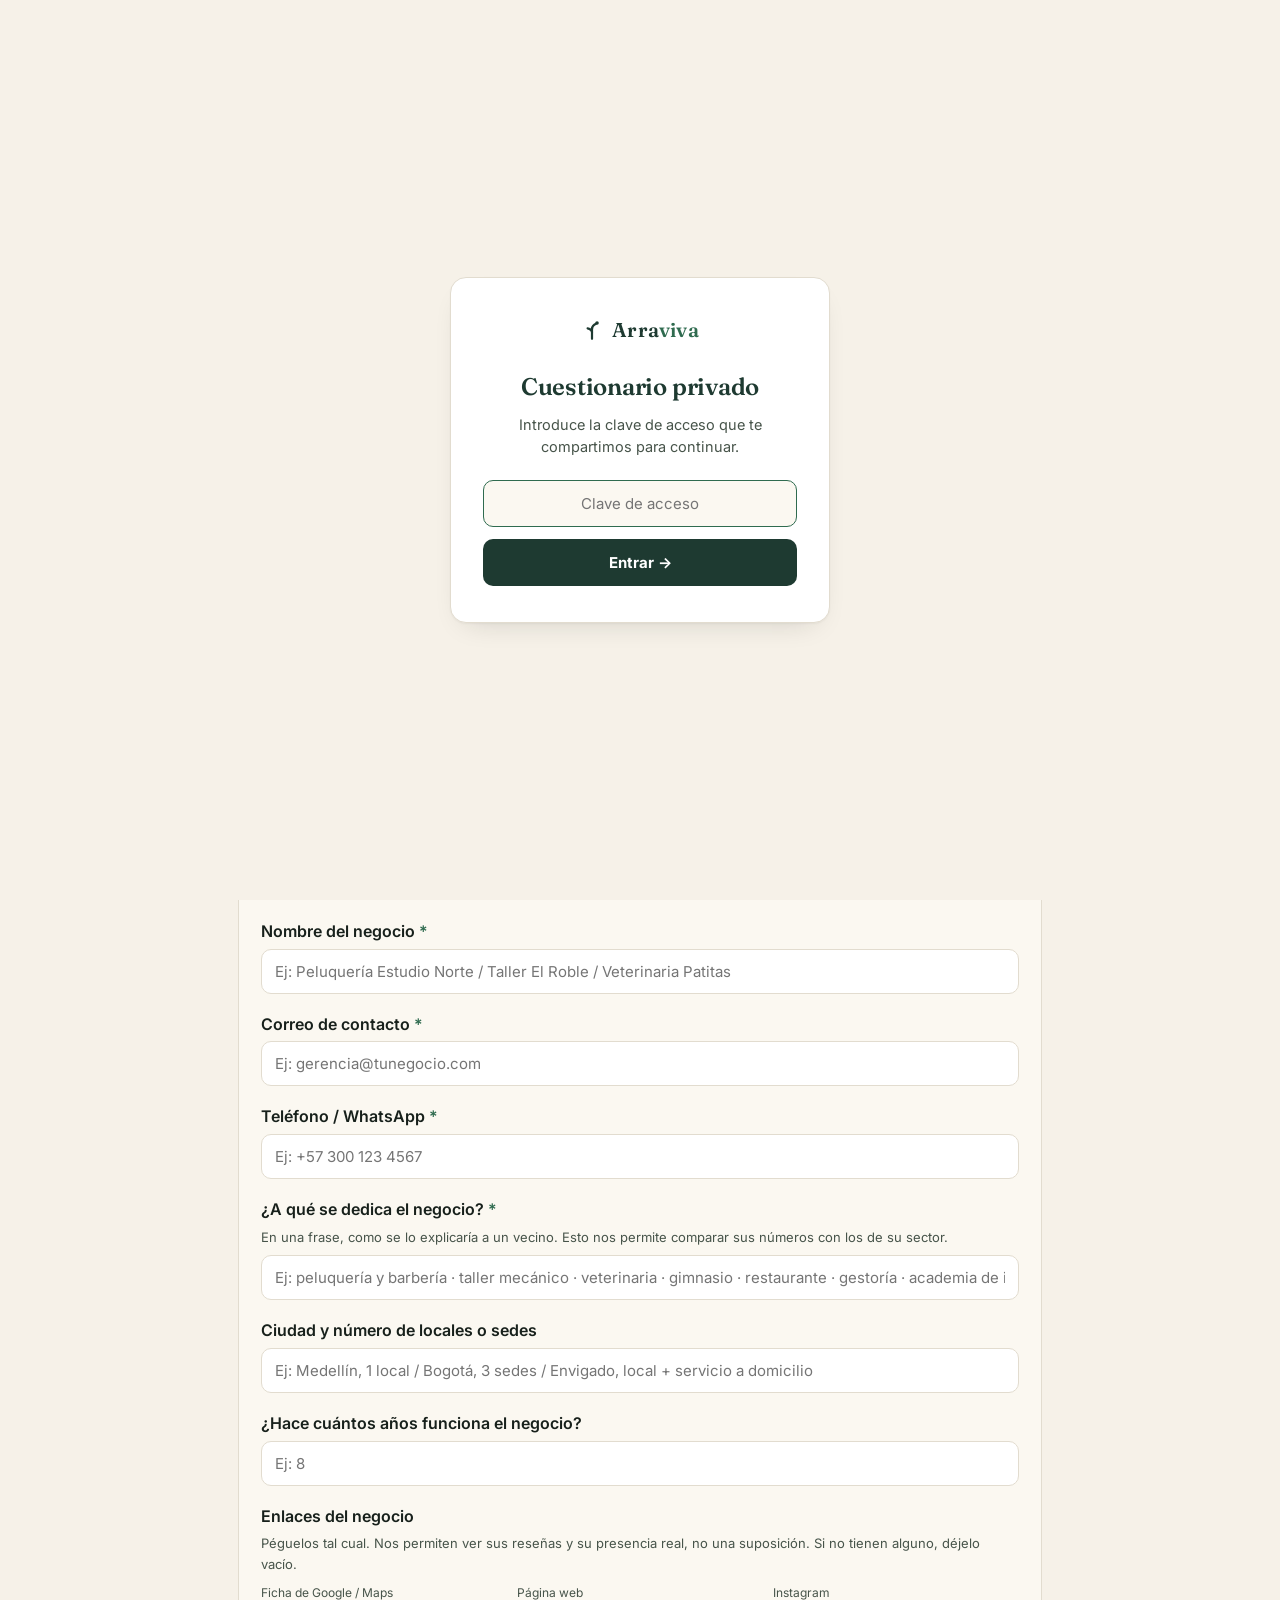
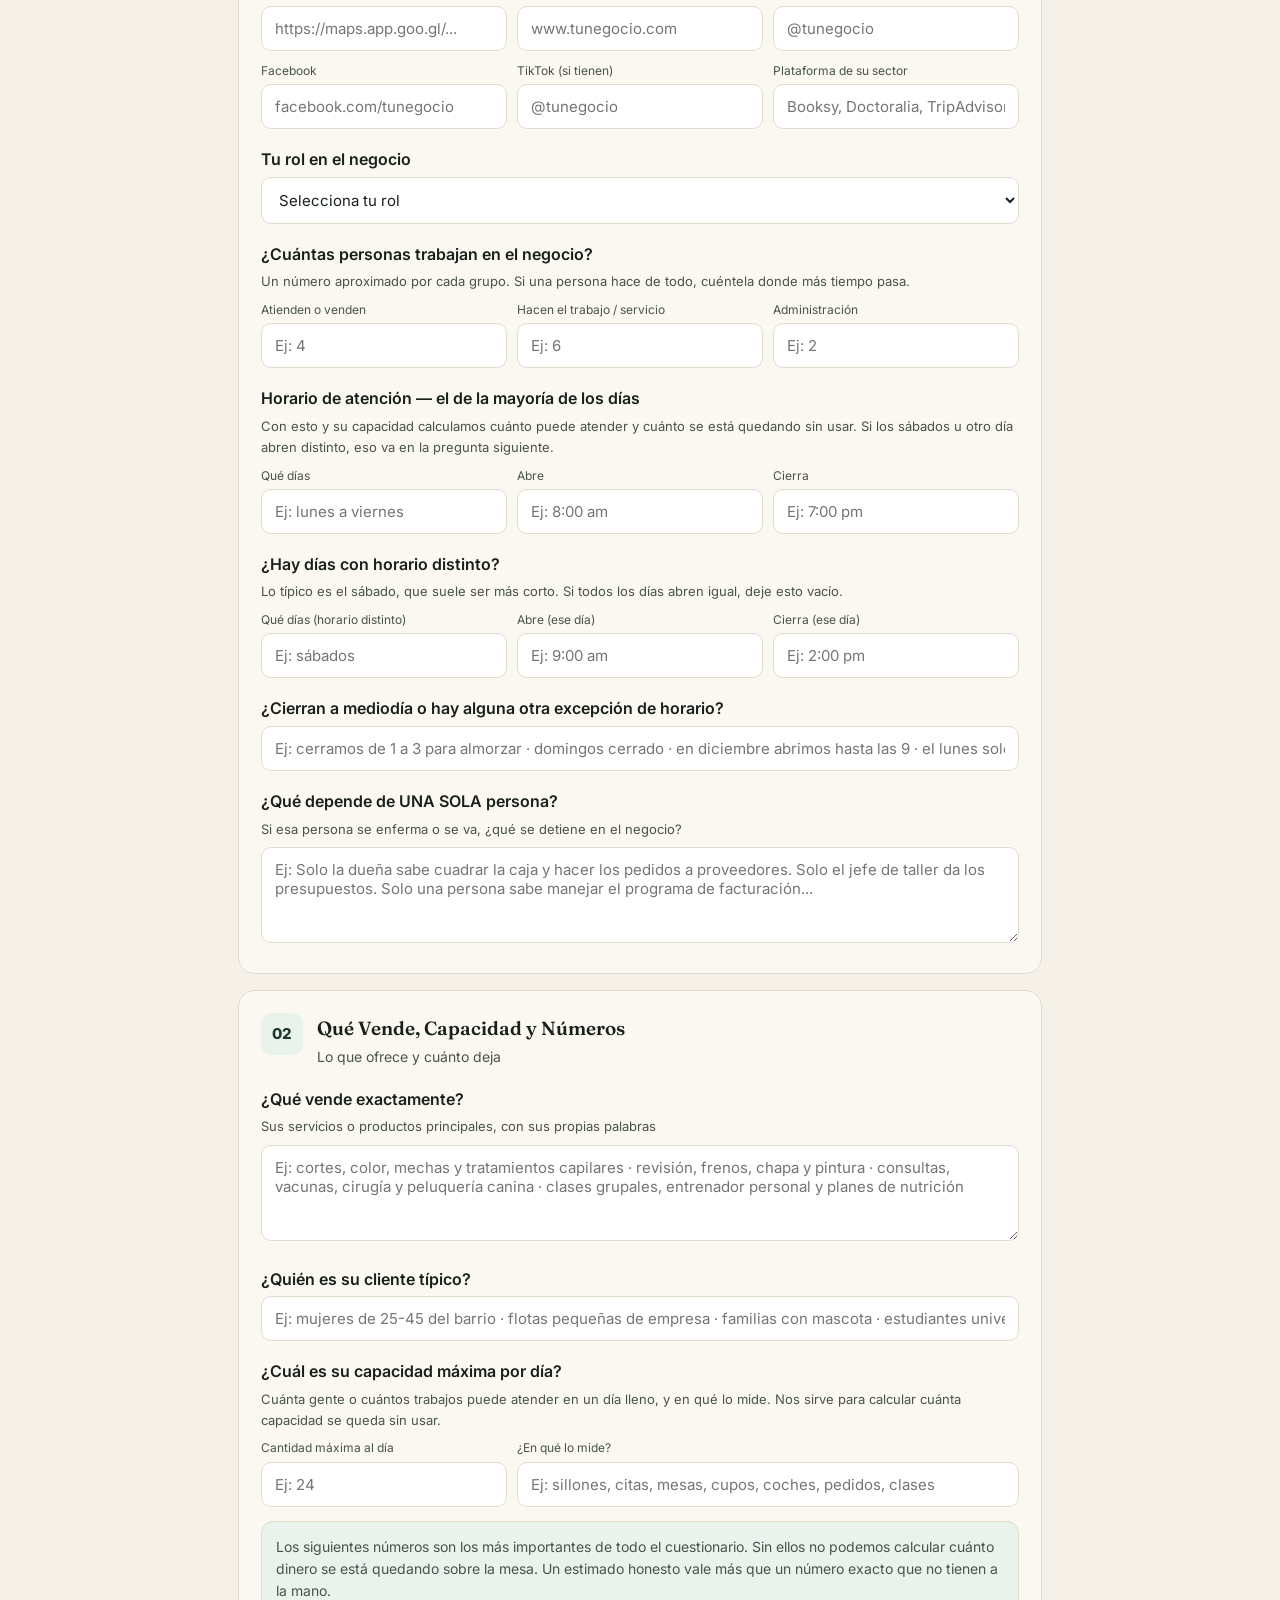
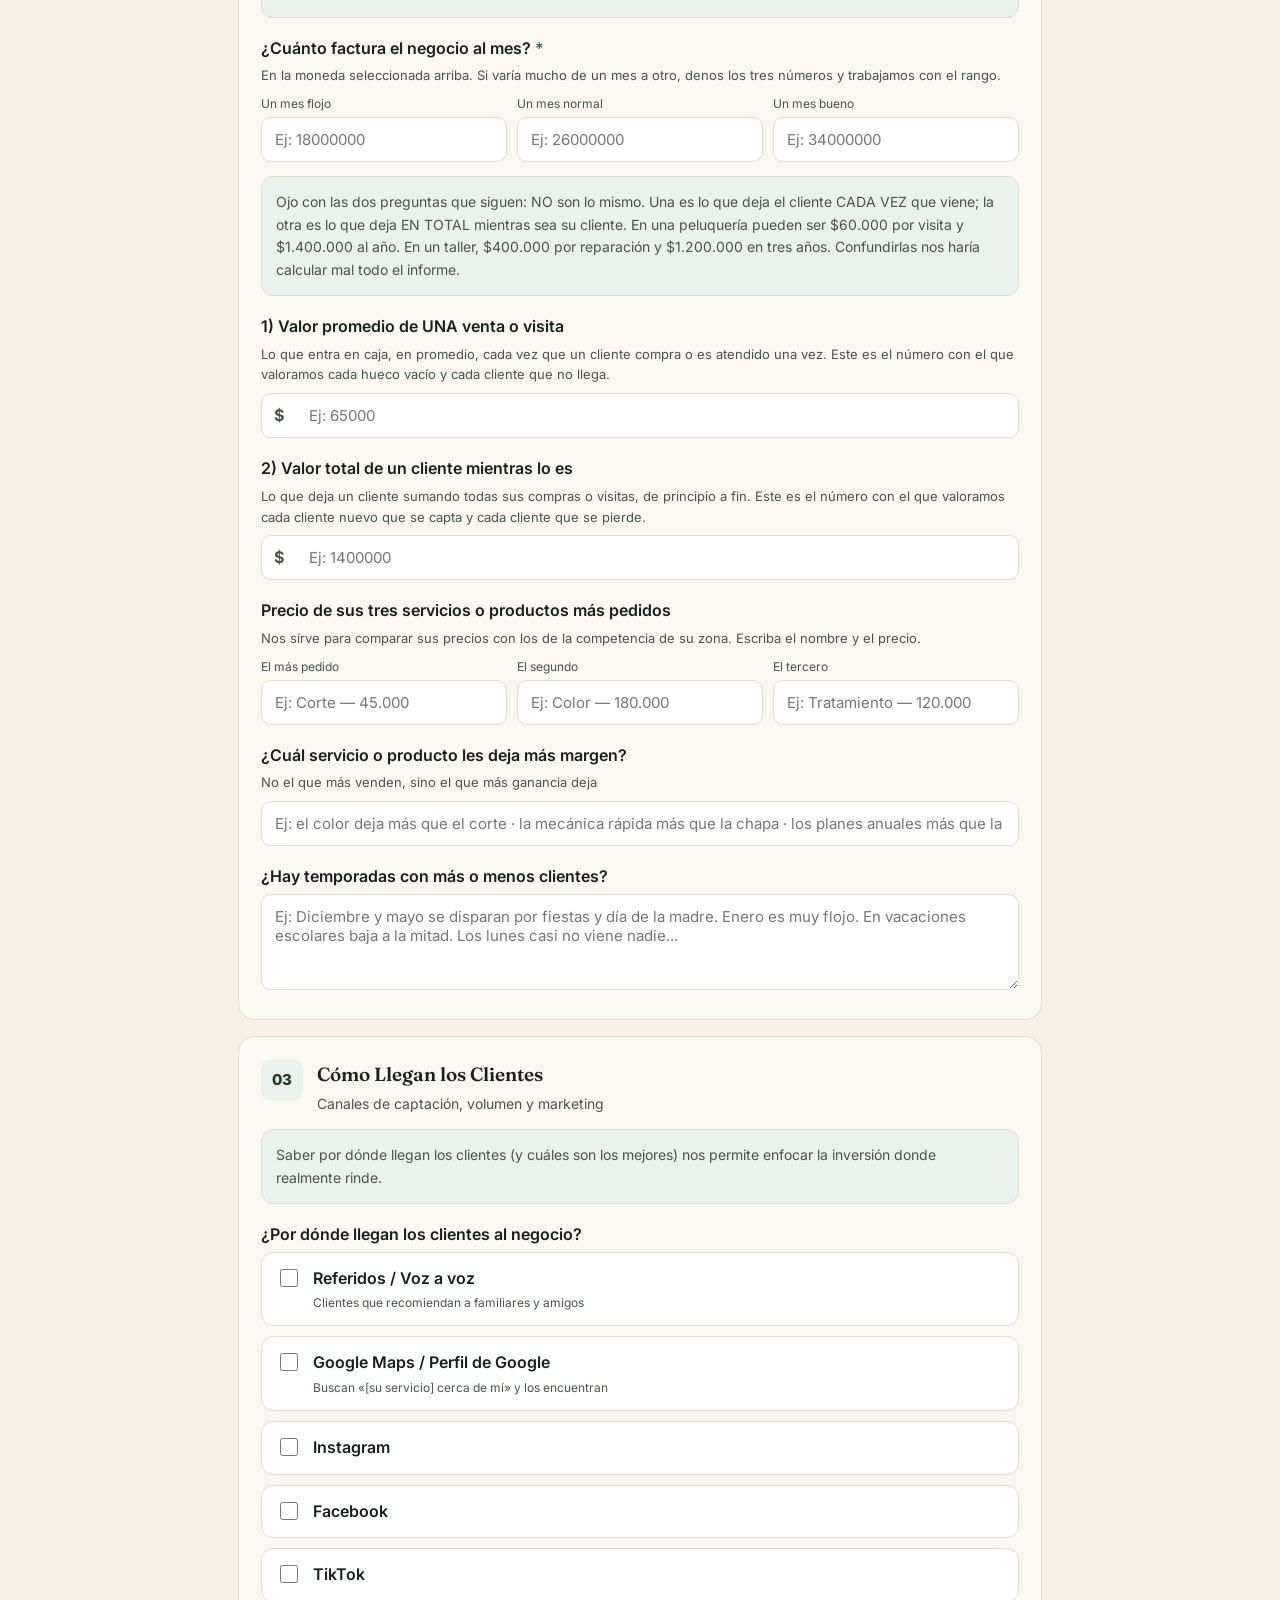
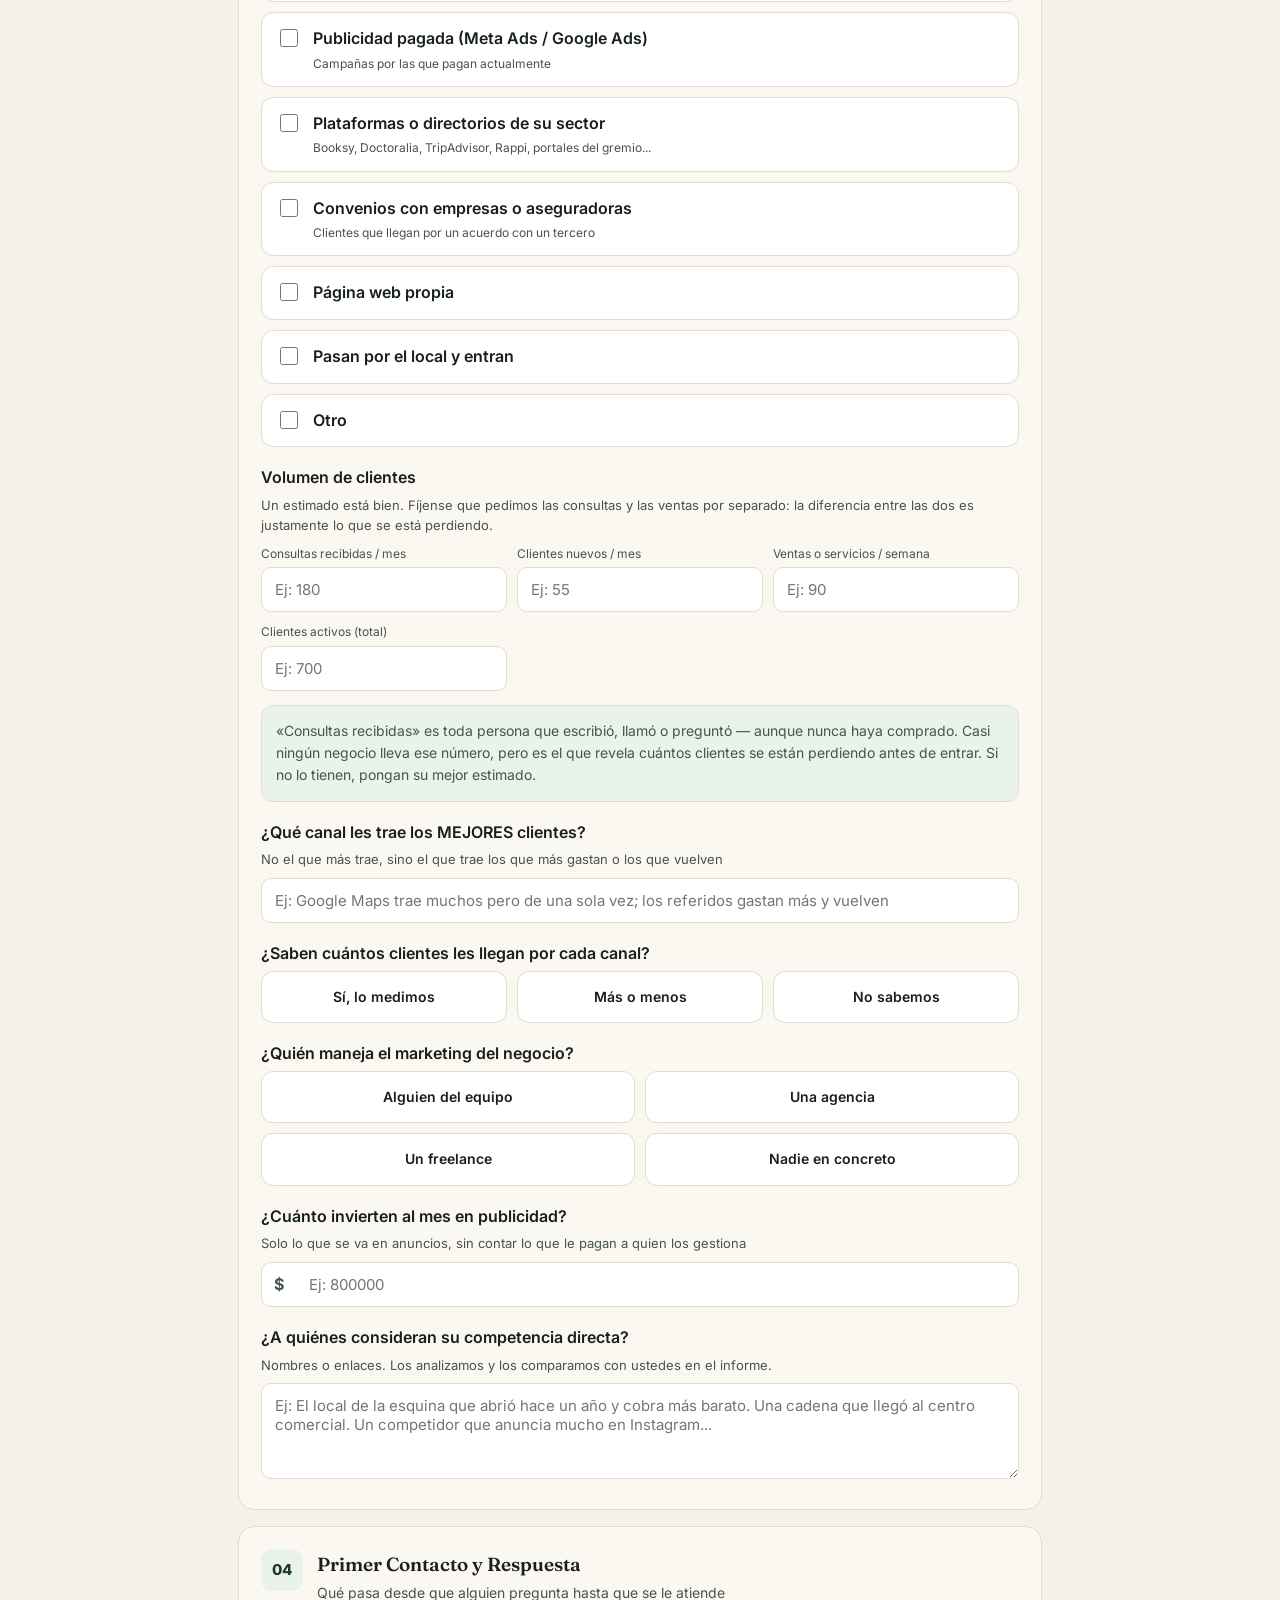
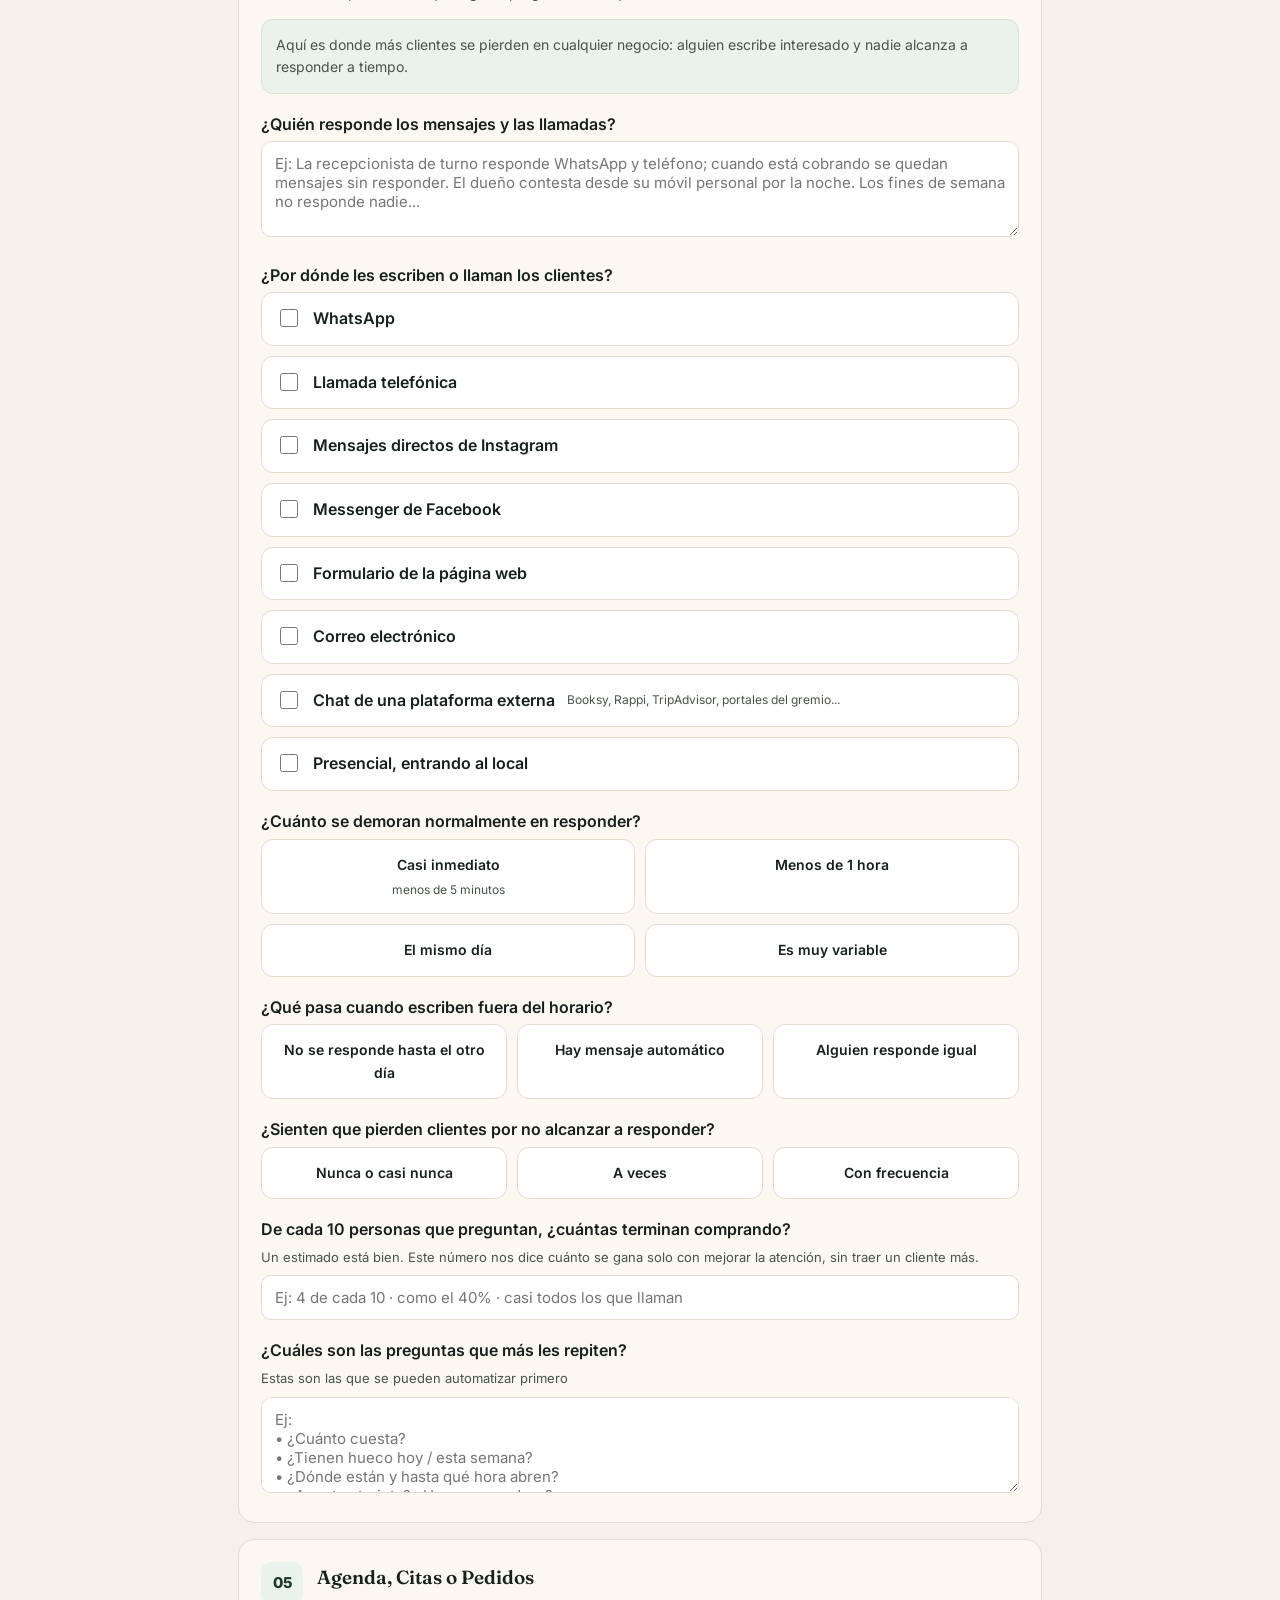
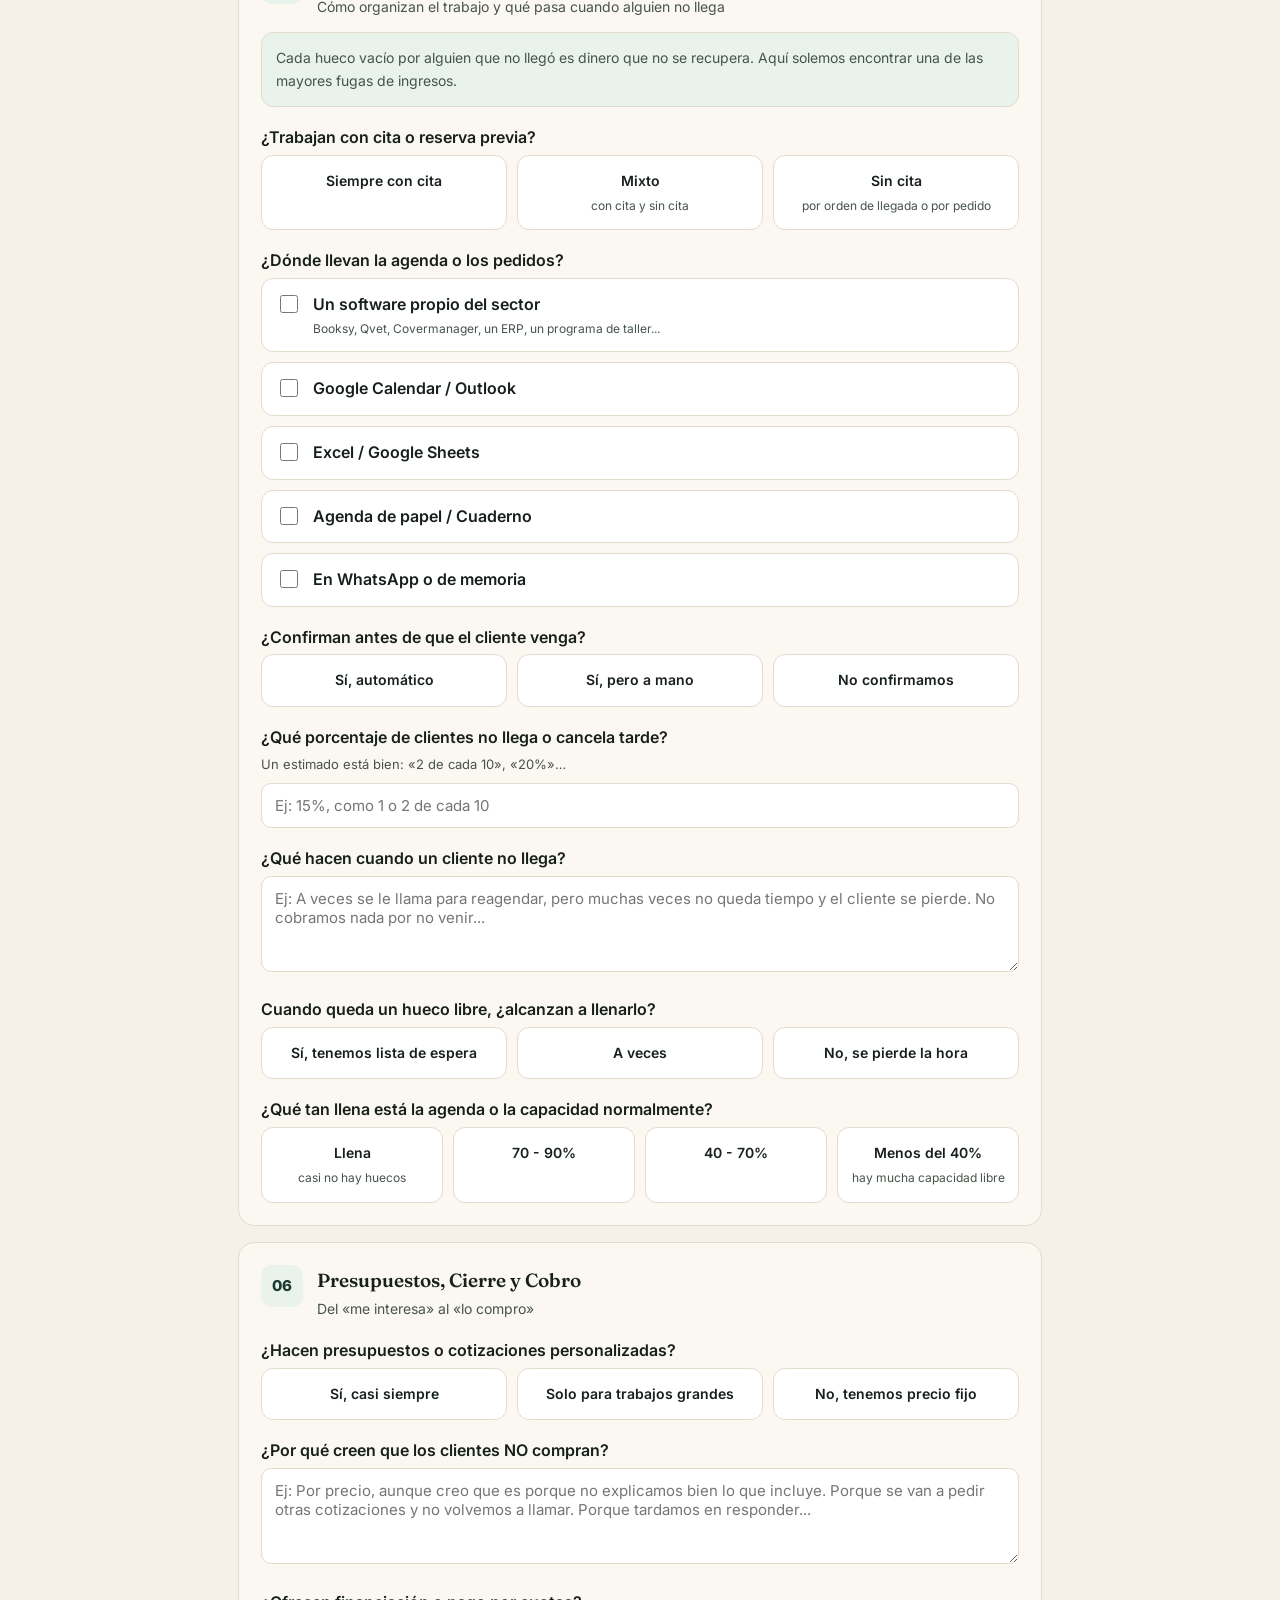
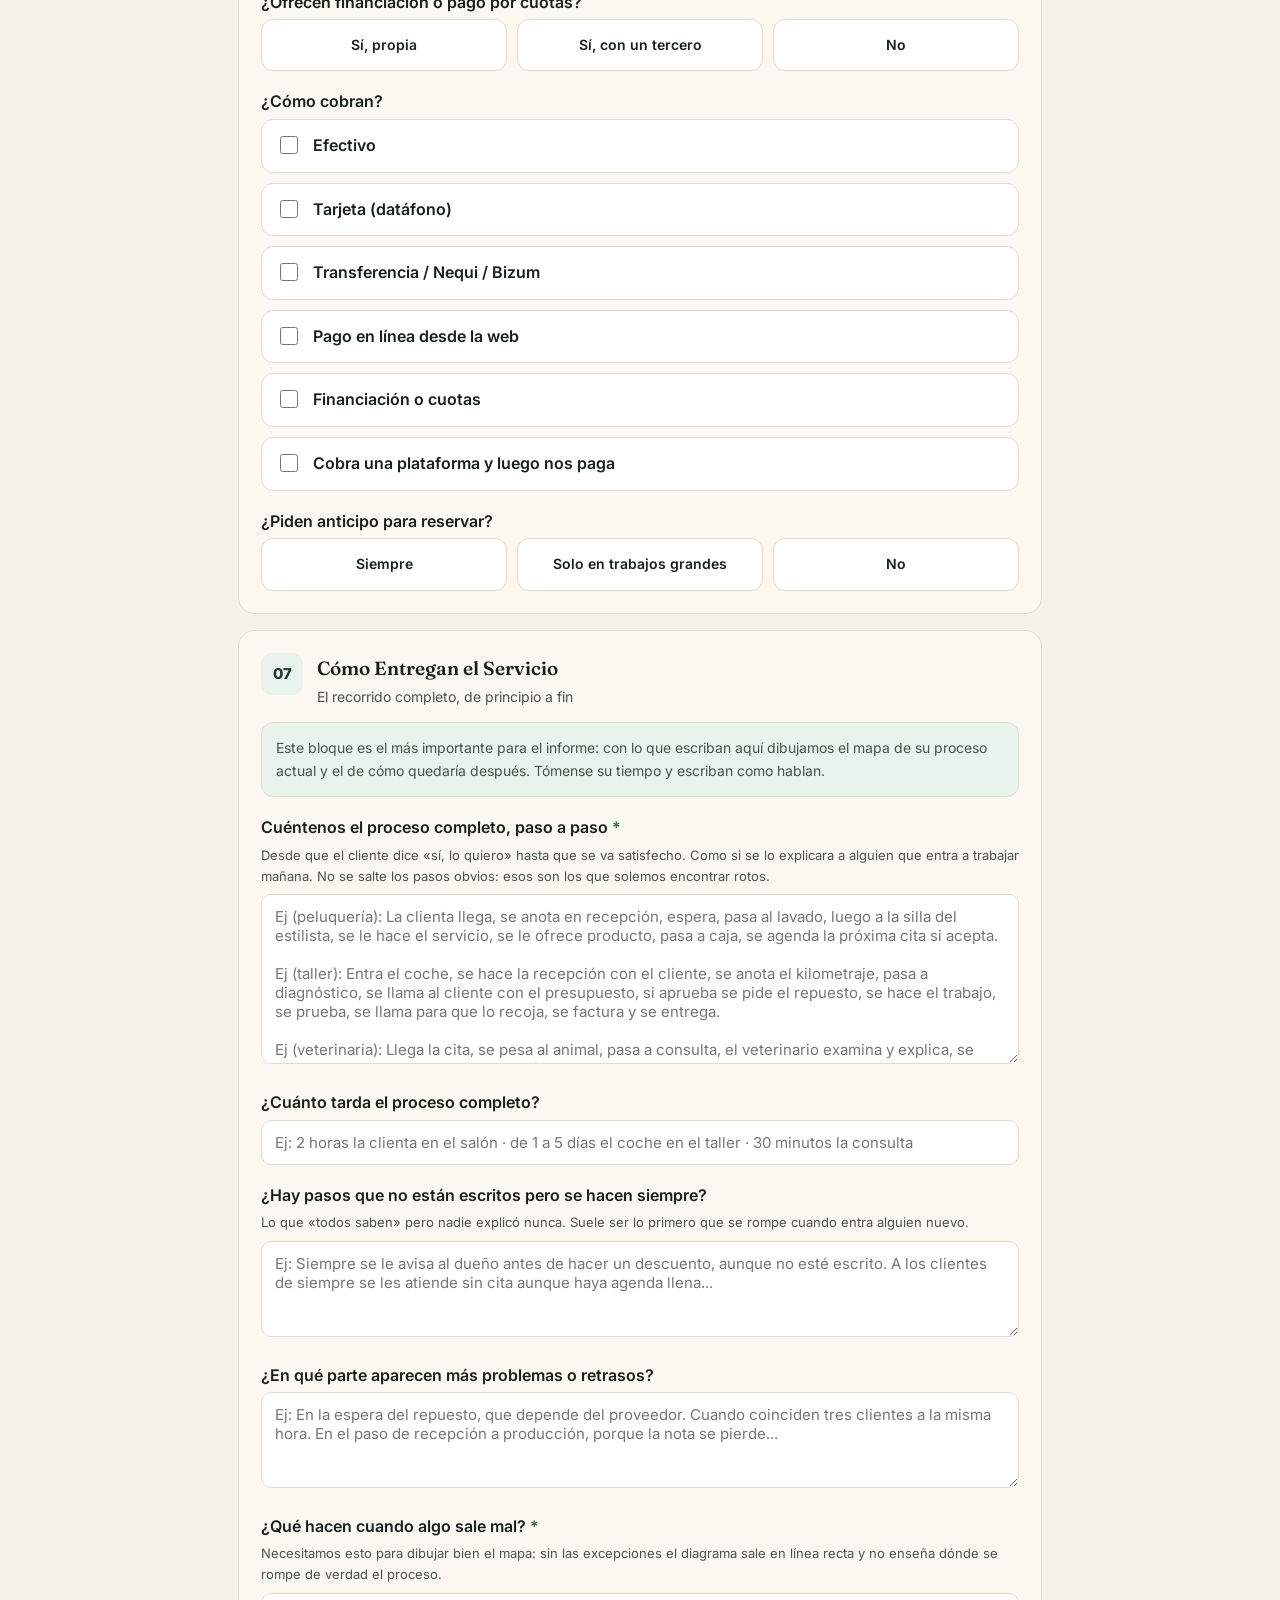
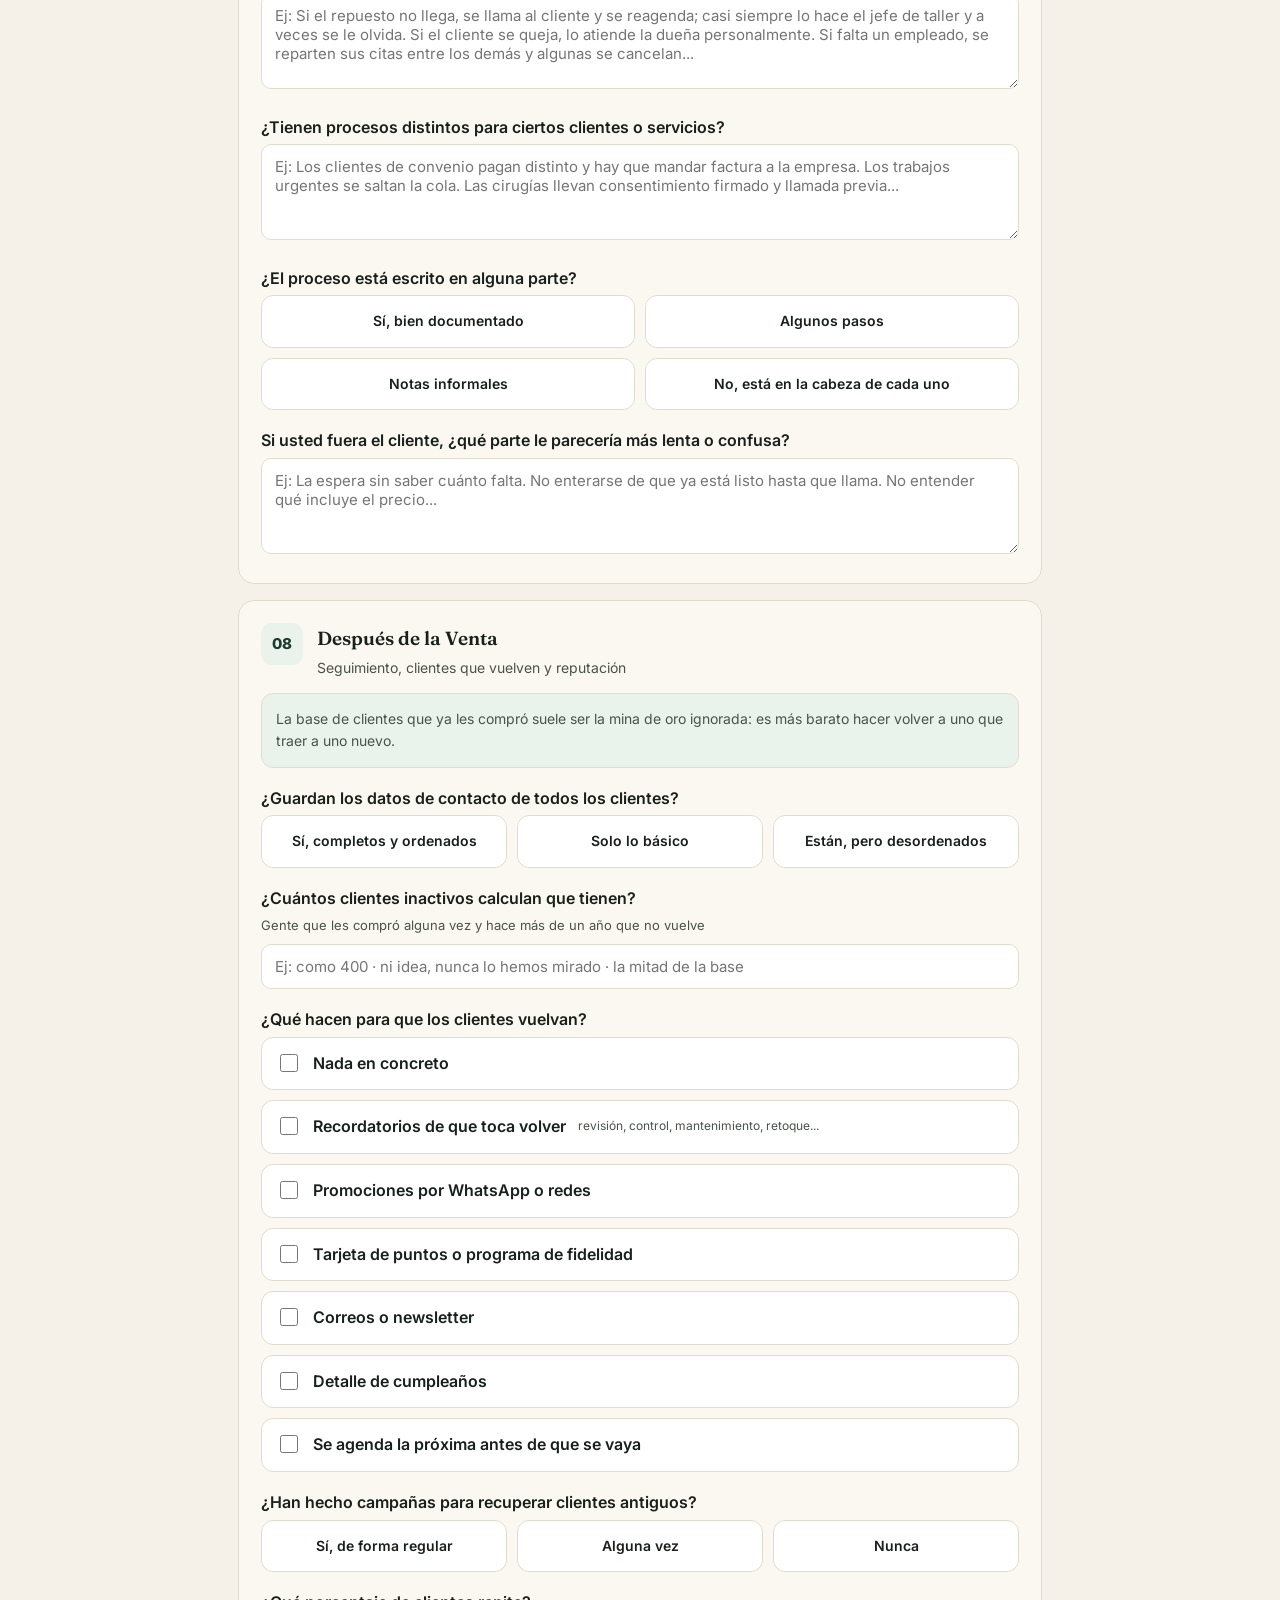
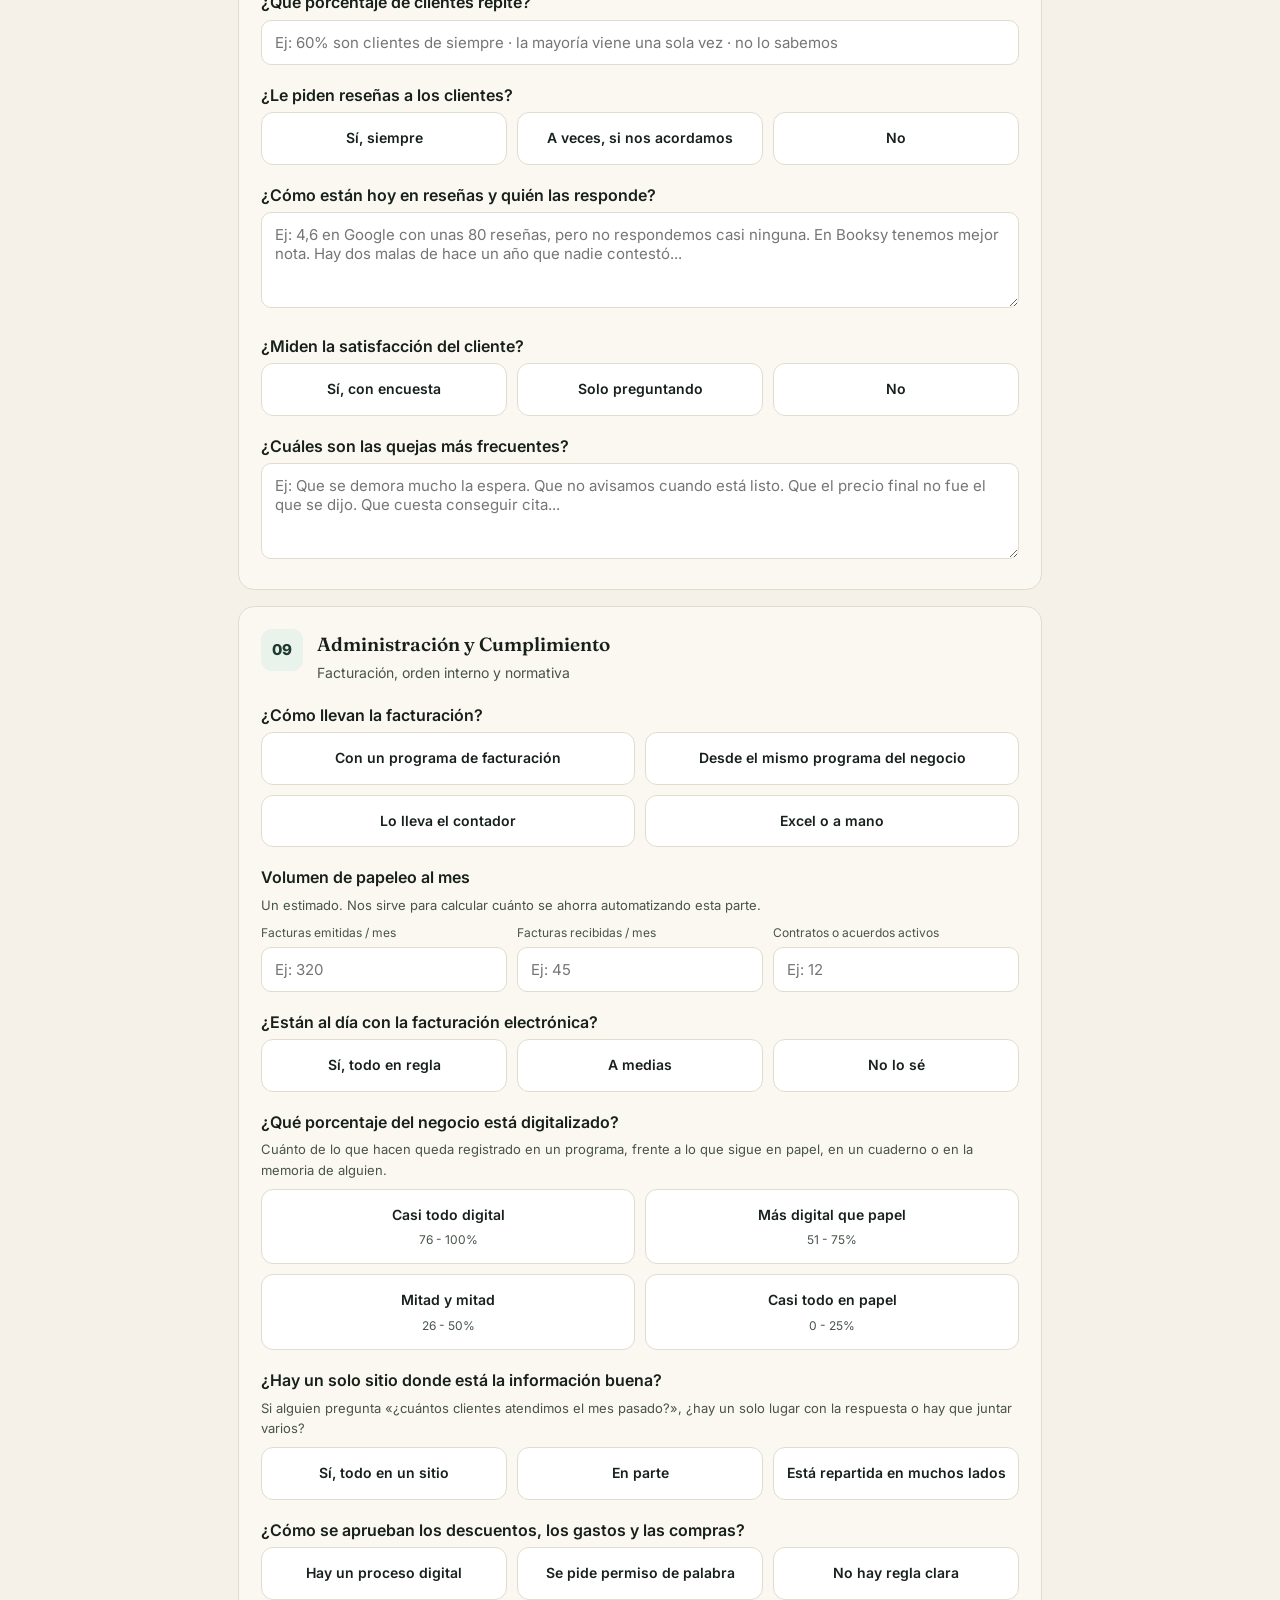
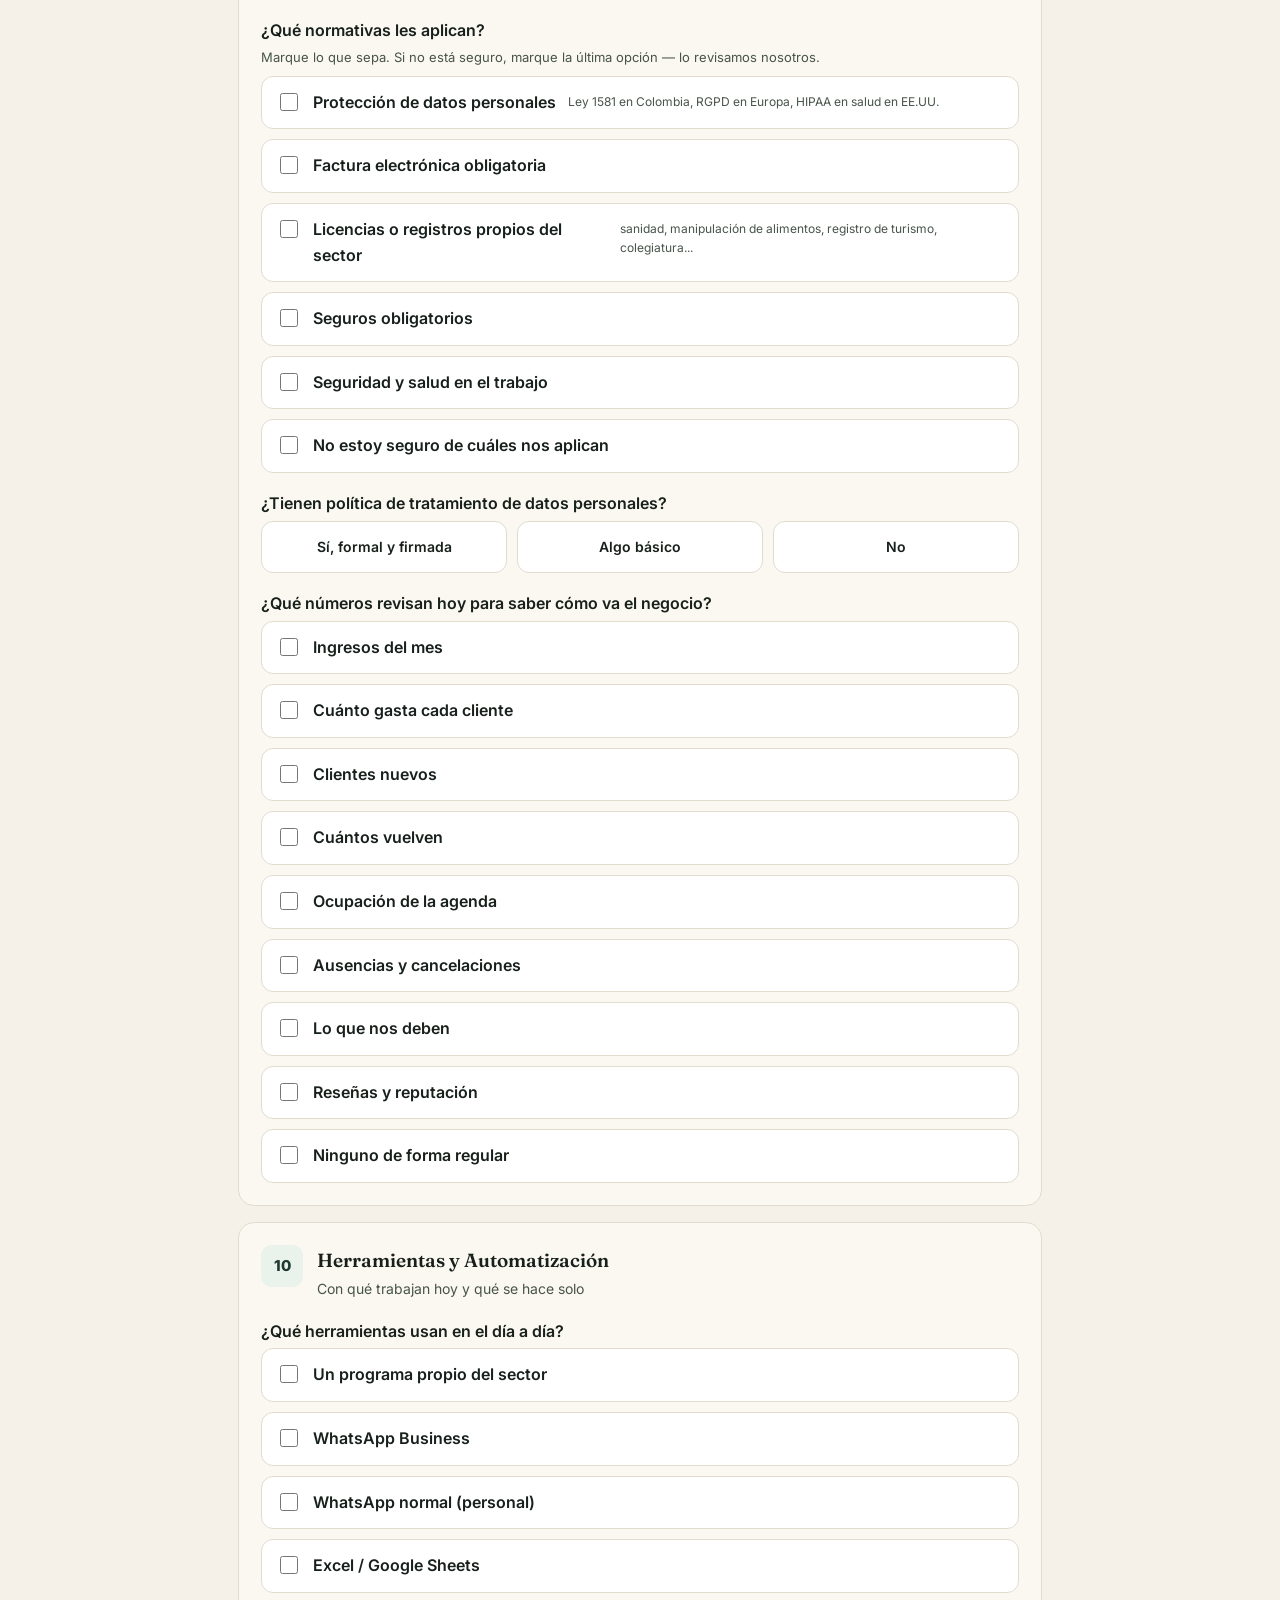
<file: cuestionarios/negocio.html>
<!DOCTYPE html>
<html lang="es">
<head>
<meta charset="UTF-8">
  <meta name="robots" content="noindex">
<meta name="viewport" content="width=device-width, initial-scale=1.0">
<title>Cuestionario de Diagnóstico · Arraviva</title>
<style>
  @import url('https://fonts.googleapis.com/css2?family=Fraunces:opsz,wght@9..144,500;9..144,600;9..144,700&family=Inter:wght@400;500;600;700&display=swap');
  /* =========================================================
     DIAGNÓSTICO GENERAL DE NEGOCIO — Arraviva
     Para negocios de un solo flujo (sin áreas diferenciadas).
     La especialización por sector entra en el INFORME, vía preset.
     ========================================================= */
  :root{
    --bg:#f6f1e8; --card:#fbf8f1; --card-2:#ffffff; --border:#e2dccf;
    --text:#17201b; --muted:#47544A; --accent:#1e3a31; --accent-soft:#eaf2ec;
    --ok:#2F6B4F; --req:#2F6B4F; --tierra:#2F6B4F; --savia:#2F6B4F; --radius:16px;
  }
  *{box-sizing:border-box}
  body{margin:0; background:var(--bg); color:var(--text); font-family:'Inter',system-ui,-apple-system,"Segoe UI",Roboto,sans-serif; line-height:1.6;}
  h1,h2,.card-title h2,.intro-box h3{font-family:'Fraunces',Georgia,serif; font-weight:600;}
  .wrap{max-width:840px; margin:0 auto; padding:22px 18px 90px}
  header{display:flex; align-items:center; justify-content:space-between; gap:12px; padding:10px 0 26px; flex-wrap:wrap}
  .brand-name{font-family:'Fraunces',Georgia,serif; font-weight:700; font-size:20px; color:var(--text); letter-spacing:.2px}
  .header-right{display:flex; align-items:center; gap:10px}
  .tag{font-size:12px; color:var(--muted); border:1px solid var(--border); padding:6px 12px; border-radius:999px}
  .lang-toggle{display:inline-flex; border:1px solid var(--border); border-radius:999px; overflow:hidden; background:var(--card)}
  .lang-toggle button{border:none; background:transparent; color:var(--muted); font-family:inherit; font-weight:700; font-size:12px; padding:7px 13px; cursor:pointer}
  .lang-toggle button.active{background:var(--accent); color:#fff}
  .hero-badge{display:inline-block; font-size:12px; font-weight:700; color:var(--tierra); background:#EAF0EB; padding:6px 12px; border-radius:999px; margin-bottom:14px}
  h1{font-size:31px; margin:0 0 10px; letter-spacing:-.01em}
  .subtitle{color:var(--muted); margin:0 0 22px; font-size:16px}
  .intro-box{background:var(--card); border:1px solid var(--border); border-radius:var(--radius); padding:20px 22px; margin-bottom:22px}
  .intro-box h3{margin:0 0 8px; font-size:17px}
  .intro-box p{margin:0 0 12px; color:var(--muted); font-size:14px}
  .intro-list{display:grid; grid-template-columns:1fr 1fr; gap:6px 18px; margin:0; padding:0; list-style:none}
  .intro-list li{color:var(--muted); font-size:13px; padding-left:16px; position:relative}
  .intro-list li::before{content:"›"; position:absolute; left:0; color:var(--accent); font-weight:700}
  @media(max-width:560px){.intro-list{grid-template-columns:1fr}}
  .progress-wrapper{margin:6px 0 24px; position:sticky; top:0; background:var(--bg); padding:10px 0; z-index:5}
  .progress-info{display:flex; justify-content:space-between; font-size:13px; color:var(--muted); margin-bottom:6px}
  .progress-track{height:8px; background:var(--card-2); border:1px solid var(--border); border-radius:999px; overflow:hidden}
  .progress-bar{height:100%; width:0%; background:var(--accent); transition:width .3s ease}
  .form-card{background:var(--card); border:1px solid var(--border); border-radius:var(--radius); padding:22px; margin-bottom:16px}
  .card-header{display:flex; gap:14px; align-items:flex-start; margin-bottom:6px}
  .card-number{min-width:42px; height:42px; border-radius:11px; background:var(--accent-soft); color:var(--accent); display:grid; place-items:center; font-weight:800; font-size:15px}
  .card-title h2{margin:0; font-size:19px}
  .card-title p{margin:3px 0 0; color:var(--muted); font-size:14px}
  .field{margin-top:18px}
  .field-label{display:block; font-weight:600; margin-bottom:4px}
  .required{color:var(--req)}
  .field-hint{display:block; color:var(--muted); font-size:13px; margin-bottom:8px}
  .input,.textarea,.select{width:100%; background:var(--card-2); border:1px solid var(--border); color:var(--text); border-radius:10px; padding:12px 13px; font-size:15px; font-family:inherit}
  .textarea{min-height:96px; resize:vertical}
  .input:focus,.textarea:focus,.select:focus{outline:2px solid var(--accent); border-color:var(--accent)}
  .radio-grid{display:grid; gap:10px; grid-template-columns:repeat(auto-fit,minmax(150px,1fr))}
  .radio-grid-2{grid-template-columns:1fr 1fr}
  .radio-grid-3{grid-template-columns:1fr 1fr 1fr}
  @media(max-width:560px){.radio-grid,.radio-grid-2,.radio-grid-3{grid-template-columns:1fr 1fr}}
  .radio-box{display:flex; flex-direction:column; gap:4px; align-items:center; text-align:center; border:1px solid var(--border); background:var(--card-2); border-radius:12px; padding:14px 10px; cursor:pointer; transition:.15s}
  .radio-box:hover{border-color:var(--accent)}
  .radio-box input{display:none}
  .radio-box:has(input:checked){border-color:var(--accent); background:var(--accent-soft)}
  .radio-label-text{font-weight:600; font-size:14px}
  .radio-desc{font-size:12px; color:var(--muted)}
  .checkbox-list{display:grid; gap:10px}
  .checkbox-option{display:flex; gap:12px; align-items:flex-start; border:1px solid var(--border); background:var(--card-2); border-radius:12px; padding:13px 14px; cursor:pointer; transition:.15s}
  .checkbox-option:hover{border-color:var(--accent)}
  .checkbox-option:has(input:checked){border-color:var(--accent); background:var(--accent-soft)}
  .checkbox-option input{margin-top:3px; width:18px; height:18px; accent-color:var(--accent); flex:none}
  .checkbox-text{font-weight:600; display:block}
  .checkbox-desc{font-size:12px; color:var(--muted); display:block; margin-top:2px}
  .info-callout{background:var(--accent-soft); border:1px solid var(--border); border-radius:12px; padding:14px; margin:14px 0 4px; color:var(--muted); font-size:14px}
  .info-callout p{margin:0}
  .input-grid-3{display:grid; grid-template-columns:1fr 1fr 1fr; gap:10px}
  @media(max-width:560px){.input-grid-3{grid-template-columns:1fr}}
  .input-group-label{display:block; font-size:12px; color:var(--muted); margin-bottom:4px}
  .icon-input{display:flex; align-items:center; background:var(--card-2); border:1px solid var(--border); border-radius:10px; overflow:hidden}
  .icon-input:focus-within{outline:2px solid var(--accent); border-color:var(--accent)}
  .cur-symbol{padding:0 12px; color:var(--muted); font-weight:700}
  .icon-input .input{border:none; background:transparent; outline:none}
  .toolbar{display:flex; gap:12px; align-items:center; flex-wrap:wrap; background:var(--accent-soft); border:1px solid var(--border); border-radius:12px; padding:12px 14px; margin-bottom:16px}
  .toolbar label{font-weight:600; font-size:14px}
  .toolbar .select{max-width:240px}
  .conditional{display:none; border-left:2px solid var(--accent); padding-left:14px; margin-top:10px}
  .conditional.show{display:block}
  .conditional-title{font-size:13px; font-weight:700; color:var(--accent); margin-top:8px}
  .submit-section{margin-top:12px}
  .submit-btn{width:100%; border:none; cursor:pointer; background:var(--accent); color:#fff; font-size:16px; font-weight:700; padding:16px; border-radius:12px; font-family:inherit}
  .submit-btn:hover{opacity:.93}
  .result{display:none; text-align:center; padding:10px 0}
  .result.show{display:block}
  .result .check{width:66px; height:66px; margin:0 auto 14px; border-radius:50%; background:var(--ok); display:grid; place-items:center; color:#fff; font-size:34px}
  .result h2{margin:0 0 6px}
  .result p{color:var(--muted); max-width:540px; margin:0 auto 18px}
  .actions{display:flex; gap:10px; flex-wrap:wrap; justify-content:center; margin-bottom:18px}
  .btn{border:1px solid var(--border); background:var(--card-2); color:var(--text); padding:12px 18px; border-radius:10px; cursor:pointer; font-size:14px; font-weight:600; font-family:inherit}
  .btn.primary{background:var(--accent); color:#fff; border-color:var(--accent)}
  .btn:hover{opacity:.9}
  .preview{text-align:left; background:var(--card-2); border:1px solid var(--border); border-radius:10px; padding:14px; white-space:pre-wrap; font-family:ui-monospace,monospace; font-size:13px; max-height:320px; overflow:auto; color:var(--muted)}
</style>
<style>
#q-gate{position:fixed;inset:0;z-index:99999;background:#f6f1e8;display:flex;align-items:center;justify-content:center;padding:24px;font-family:'Inter',system-ui,sans-serif}
#q-gate.q-unlocked{display:none}
.q-gate__card{width:100%;max-width:380px;background:#fff;border:1px solid #e2dccf;border-radius:16px;padding:36px 32px;text-align:center;box-shadow:0 1px 2px rgba(23,32,27,.04),0 12px 28px -16px rgba(23,32,27,.2)}
.q-gate__logo{display:flex;align-items:center;justify-content:center;gap:9px;margin-bottom:22px}
.q-gate__logo .brand-name{font-family:'Fraunces',Georgia,serif;font-weight:600;font-size:20px;color:#1e3a31}
.q-gate__title{font-family:'Fraunces',Georgia,serif;font-weight:600;font-size:24px;color:#1e3a31;margin:0 0 8px}
.q-gate__sub{font-size:14.5px;line-height:1.5;color:#47544A;margin:0 0 22px}
#q-gate__input{width:100%;box-sizing:border-box;background:#fbf8f1;border:1px solid #e2dccf;border-radius:10px;padding:13px 15px;font-size:15px;font-family:inherit;color:#17201b;text-align:center}
#q-gate__input:focus{outline:none;border-color:#2F6B4F}
#q-gate__btn{width:100%;margin-top:12px;border:none;cursor:pointer;background:#1e3a31;color:#fff;font-size:15px;font-weight:700;padding:14px;border-radius:10px;font-family:inherit}
#q-gate__btn:hover{background:#2F6B4F}
#q-gate__error{margin:14px 0 0;font-size:13px;color:#2F6B4F;font-weight:600}
.viva{color:#2F6B4F}
</style>
</head>
<body>
<div id="q-gate">
  <div class="q-gate__card">
    <div class="q-gate__logo"><svg width="22" height="22" viewBox="0 0 20 20" fill="none" aria-hidden="true"><path d="M10 18 V8" stroke="#1E3A31" stroke-width="2" stroke-linecap="round"/><path d="M10 9 C10 6 12 5 14 4" stroke="#1E3A31" stroke-width="2" stroke-linecap="round"/><path d="M10 12 C10 10 8 9 6 8.5" stroke="#1E3A31" stroke-width="2" stroke-linecap="round"/><circle cx="14.6" cy="3.6" r="1.6" fill="#1E3A31"/></svg><span class="brand-name">Arra<span class="viva">viva</span></span></div>
    <h1 class="q-gate__title">Cuestionario privado</h1>
    <p class="q-gate__sub">Introduce la clave de acceso que te compartimos para continuar.</p>
    <form id="q-gate__form" autocomplete="off">
      <input id="q-gate__input" type="password" placeholder="Clave de acceso" aria-label="Clave de acceso">
      <button id="q-gate__btn" type="submit">Entrar &rarr;</button>
      <p id="q-gate__error" hidden>Clave incorrecta. Vuelve a intentarlo.</p>
    </form>
  </div>
</div>

<div class="wrap">

  <header>
    <div class="logo-slot" style="display:flex;align-items:center;gap:9px"><svg width="22" height="22" viewBox="0 0 20 20" fill="none" aria-hidden="true"><path d="M10 18 V8" stroke="#1E3A31" stroke-width="2" stroke-linecap="round"/><path d="M10 9 C10 6 12 5 14 4" stroke="#1E3A31" stroke-width="2" stroke-linecap="round"/><path d="M10 12 C10 10 8 9 6 8.5" stroke="#1E3A31" stroke-width="2" stroke-linecap="round"/><circle cx="14.6" cy="3.6" r="1.6" fill="#1E3A31"/></svg><span class="brand-name" style="font-family:'Fraunces',Georgia,serif;font-weight:600;font-size:20px;letter-spacing:.2px;color:#1e3a31">Arra<span class="viva">viva</span></span></div>
    <div class="header-right">
      <span class="tag" data-es="Fase de Incorporación" data-en="Onboarding Phase">Fase de Incorporación</span>
      <div class="lang-toggle">
        <button type="button" id="langEs" class="active" onclick="setLang('es')">ES</button>
        <button type="button" id="langEn" onclick="setLang('en')">EN</button>
      </div>
    </div>
  </header>

  <span class="hero-badge" data-es="Diagnóstico" data-en="Audit">Diagnóstico</span>
  <h1 data-es="Diagnóstico de tu Negocio" data-en="Your Business Audit">Diagnóstico de tu Negocio</h1>
  <p class="subtitle" data-es="Este cuestionario nos permite entender cómo funciona su negocio hoy: cómo llegan los clientes, cómo se atiende, cómo se entrega el servicio y dónde se está perdiendo tiempo o dinero. Con eso preparamos un plan concreto de mejora y automatización." data-en="This questionnaire helps us understand how your business works today: how clients arrive, how they're handled, how the service is delivered and where time or money is being lost. With that we prepare a concrete improvement and automation plan.">Este cuestionario nos permite entender cómo funciona su negocio hoy: cómo llegan los clientes, cómo se atiende, cómo se entrega el servicio y dónde se está perdiendo tiempo o dinero. Con eso preparamos un plan concreto de mejora y automatización.</p>

  <div class="intro-box">
    <h3 data-es="¿Qué información necesitamos?" data-en="What information do we need?">¿Qué información necesitamos?</h3>
    <p data-es="No hay respuestas correctas ni incorrectas. Entre más honesto sea, mejor será el diagnóstico. Si algo no lo sabe con exactitud, ponga un estimado. Los ejemplos que verá son de sectores distintos: tome el que se parezca más a lo suyo." data-en="There are no right or wrong answers. The more honest you are, the better the diagnosis. If you don't know something exactly, give an estimate. The examples you'll see come from different industries: use whichever is closest to yours.">No hay respuestas correctas ni incorrectas. Entre más honesto sea, mejor será el diagnóstico. Si algo no lo sabe con exactitud, ponga un estimado. Los ejemplos que verá son de sectores distintos: tome el que se parezca más a lo suyo.</p>
    <ul class="intro-list">
      <li data-es="Datos y equipo del negocio" data-en="Business details and team">Datos y equipo del negocio</li>
      <li data-es="Qué vende, capacidad y números" data-en="What you sell, capacity and figures">Qué vende, capacidad y números</li>
      <li data-es="Cómo llegan los clientes" data-en="How clients arrive">Cómo llegan los clientes</li>
      <li data-es="Primer contacto y respuesta" data-en="First contact and response">Primer contacto y respuesta</li>
      <li data-es="Agenda, citas o pedidos" data-en="Schedule, appointments or orders">Agenda, citas o pedidos</li>
      <li data-es="Presupuestos, cierre y cobro" data-en="Quotes, closing and payment">Presupuestos, cierre y cobro</li>
      <li data-es="Cómo entregan el servicio" data-en="How you deliver the service">Cómo entregan el servicio</li>
      <li data-es="Después de la venta" data-en="After the sale">Después de la venta</li>
      <li data-es="Administración y cumplimiento" data-en="Admin and compliance">Administración y cumplimiento</li>
      <li data-es="Herramientas y automatización" data-en="Tools and automation">Herramientas y automatización</li>
      <li data-es="Horas y tareas manuales" data-en="Hours and manual tasks">Horas y tareas manuales</li>
      <li data-es="Objetivos y expectativas" data-en="Goals and expectations">Objetivos y expectativas</li>
      <li data-es="Accesos, seguridad y respaldo" data-en="Access, security and backup">Accesos, seguridad y respaldo</li>
    </ul>
  </div>

  <div class="progress-wrapper">
    <div class="progress-info"><span data-es="Progreso del cuestionario" data-en="Questionnaire progress">Progreso del cuestionario</span><span id="progressCount">0 / 14</span></div>
    <div class="progress-track"><div class="progress-bar" id="bar"></div></div>
  </div>

  <form id="form">

    <div class="toolbar">
      <label for="currency" data-es="Moneda con la que trabajan:" data-en="Currency you work with:">Moneda con la que trabajan:</label>
      <select class="select" id="currency" name="Moneda">
        <option value="COP" data-es="COP — Peso colombiano ($)" data-en="COP — Colombian Peso ($)">COP — Peso colombiano ($)</option>
        <option value="USD" data-es="USD — Dólar ($)" data-en="USD — Dollar ($)">USD — Dólar ($)</option>
        <option value="EUR" data-es="EUR — Euro (€)" data-en="EUR — Euro (€)">EUR — Euro (€)</option>
      </select>
    </div>

    <!-- ===== 01 ===== -->
    <div class="form-card" data-section>
      <div class="card-header"><span class="card-number">01</span>
        <div class="card-title">
          <h2 data-es="Datos del Negocio y Equipo" data-en="Business Details and Team">Datos del Negocio y Equipo</h2>
          <p data-es="Información básica para entender el tamaño y la estructura" data-en="Basic information to understand size and structure">Información básica para entender el tamaño y la estructura</p></div></div>

      <div class="field"><label class="field-label"><span data-es="Nombre del negocio" data-en="Business name">Nombre del negocio</span> <span class="required">*</span></label>
        <input class="input" type="text" name="Nombre del negocio" required data-es-ph="Ej: Peluquería Estudio Norte / Taller El Roble / Veterinaria Patitas" data-en-ph="e.g. Estudio Norte Salon / El Roble Auto Shop / Patitas Vet Clinic"></div>

      <div class="field"><label class="field-label"><span data-es="Correo de contacto" data-en="Contact email">Correo de contacto</span> <span class="required">*</span></label>
        <input class="input" type="email" name="Correo de contacto" required data-es-ph="Ej: gerencia@tunegocio.com" data-en-ph="e.g. manager@yourbusiness.com"></div>

      <div class="field"><label class="field-label"><span data-es="Teléfono / WhatsApp" data-en="Phone / WhatsApp">Teléfono / WhatsApp</span> <span class="required">*</span></label>
        <input class="input" type="text" name="Teléfono / WhatsApp" required data-es-ph="Ej: +57 300 123 4567" data-en-ph="e.g. +1 305 123 4567"></div>

      <div class="field"><label class="field-label"><span data-es="¿A qué se dedica el negocio?" data-en="What does the business do?">¿A qué se dedica el negocio?</span> <span class="required">*</span></label>
        <span class="field-hint" data-es="En una frase, como se lo explicaría a un vecino. Esto nos permite comparar sus números con los de su sector." data-en="In one sentence, as you'd explain it to a neighbour. This lets us compare your figures against your industry.">En una frase, como se lo explicaría a un vecino. Esto nos permite comparar sus números con los de su sector.</span>
        <input class="input" type="text" name="A qué se dedica" required data-es-ph="Ej: peluquería y barbería · taller mecánico · veterinaria · gimnasio · restaurante · gestoría · academia de idiomas · distribuidora de alimentos" data-en-ph="e.g. hair salon · auto repair shop · vet clinic · gym · restaurant · accounting firm · language school · food distributor"></div>

      <div class="field"><label class="field-label" data-es="Ciudad y número de locales o sedes" data-en="City and number of locations">Ciudad y número de locales o sedes</label>
        <input class="input" type="text" name="Ciudad y sedes" data-es-ph="Ej: Medellín, 1 local / Bogotá, 3 sedes / Envigado, local + servicio a domicilio" data-en-ph="e.g. Medellín, 1 location / Bogotá, 3 branches / Envigado, shop + home service"></div>

      <div class="field"><label class="field-label" data-es="¿Hace cuántos años funciona el negocio?" data-en="How many years has the business been open?">¿Hace cuántos años funciona el negocio?</label>
        <input class="input" type="number" name="Años de funcionamiento" placeholder="Ej: 8"></div>

      <div class="field"><label class="field-label" data-es="Enlaces del negocio" data-en="Business links">Enlaces del negocio</label>
        <span class="field-hint" data-es="Péguelos tal cual. Nos permiten ver sus reseñas y su presencia real, no una suposición. Si no tienen alguno, déjelo vacío." data-en="Paste them as they are. They let us see your real reviews and presence, not a guess. Leave blank any you don't have.">Péguelos tal cual. Nos permiten ver sus reseñas y su presencia real, no una suposición. Si no tienen alguno, déjelo vacío.</span>
        <div class="input-grid-3">
          <div class="input-group"><span class="input-group-label" data-es="Ficha de Google / Maps" data-en="Google Business / Maps">Ficha de Google / Maps</span><input class="input" type="text" name="Link Google Maps" placeholder="https://maps.app.goo.gl/..."></div>
          <div class="input-group"><span class="input-group-label" data-es="Página web" data-en="Website">Página web</span><input class="input" type="text" name="Link página web" placeholder="www.tunegocio.com"></div>
          <div class="input-group"><span class="input-group-label" data-es="Instagram" data-en="Instagram">Instagram</span><input class="input" type="text" name="Link Instagram" placeholder="@tunegocio"></div>
          <div class="input-group"><span class="input-group-label" data-es="Facebook" data-en="Facebook">Facebook</span><input class="input" type="text" name="Link Facebook" placeholder="facebook.com/tunegocio"></div>
          <div class="input-group"><span class="input-group-label" data-es="TikTok (si tienen)" data-en="TikTok (if any)">TikTok (si tienen)</span><input class="input" type="text" name="Link TikTok" placeholder="@tunegocio"></div>
          <div class="input-group"><span class="input-group-label" data-es="Plataforma de su sector" data-en="Industry platform">Plataforma de su sector</span><input class="input" type="text" name="Link plataforma del sector" placeholder="Booksy, Doctoralia, TripAdvisor..."></div>
        </div></div>

      <div class="field"><label class="field-label" data-es="Tu rol en el negocio" data-en="Your role in the business">Tu rol en el negocio</label>
        <select class="select" name="Rol">
          <option value="" disabled selected data-es="Selecciona tu rol" data-en="Select your role">Selecciona tu rol</option>
          <option value="Propietario" data-es="Propietario / Dueño" data-en="Owner">Propietario / Dueño</option>
          <option value="Director" data-es="Director / Gerente" data-en="Director / Manager">Director / Gerente</option>
          <option value="Administrador" data-es="Administrador" data-en="Administrator">Administrador</option>
          <option value="Encargado" data-es="Encargado del local / Jefe de turno" data-en="Store manager / Shift lead">Encargado del local / Jefe de turno</option>
          <option value="Atención al cliente" data-es="Recepción / Atención al cliente" data-en="Front desk / Customer service">Recepción / Atención al cliente</option>
          <option value="Marketing" data-es="Marketing" data-en="Marketing">Marketing</option>
          <option value="Otro" data-es="Otro" data-en="Other">Otro</option>
        </select></div>

      <div class="field"><label class="field-label" data-es="¿Cuántas personas trabajan en el negocio?" data-en="How many people work at the business?">¿Cuántas personas trabajan en el negocio?</label>
        <span class="field-hint" data-es="Un número aproximado por cada grupo. Si una persona hace de todo, cuéntela donde más tiempo pasa." data-en="An approximate number for each group. If someone does everything, count them where they spend most time.">Un número aproximado por cada grupo. Si una persona hace de todo, cuéntela donde más tiempo pasa.</span>
        <div class="input-grid-3">
          <div class="input-group"><span class="input-group-label" data-es="Atienden o venden" data-en="Serve or sell">Atienden o venden</span><input class="input" type="number" name="Personas que atienden" placeholder="Ej: 4"></div>
          <div class="input-group"><span class="input-group-label" data-es="Hacen el trabajo / servicio" data-en="Do the work / service">Hacen el trabajo / servicio</span><input class="input" type="number" name="Personas que ejecutan" placeholder="Ej: 6"></div>
          <div class="input-group"><span class="input-group-label" data-es="Administración" data-en="Admin">Administración</span><input class="input" type="number" name="Personas en administración" placeholder="Ej: 2"></div>
        </div></div>

      <div class="field"><label class="field-label" data-es="Horario de atención — el de la mayoría de los días" data-en="Opening hours — most days">Horario de atención — el de la mayoría de los días</label>
        <span class="field-hint" data-es="Con esto y su capacidad calculamos cuánto puede atender y cuánto se está quedando sin usar. Si los sábados u otro día abren distinto, eso va en la pregunta siguiente." data-en="With this and your capacity we calculate how much you can handle and how much goes unused. If Saturdays or another day differ, that goes in the next question.">Con esto y su capacidad calculamos cuánto puede atender y cuánto se está quedando sin usar. Si los sábados u otro día abren distinto, eso va en la pregunta siguiente.</span>
        <div class="input-grid-3">
          <div class="input-group"><span class="input-group-label" data-es="Qué días" data-en="Which days">Qué días</span><input class="input" type="text" name="Horario principal días" data-es-ph="Ej: lunes a viernes" data-en-ph="e.g. Monday to Friday"></div>
          <div class="input-group"><span class="input-group-label" data-es="Abre" data-en="Opens">Abre</span><input class="input" type="text" name="Horario principal abre" placeholder="Ej: 8:00 am"></div>
          <div class="input-group"><span class="input-group-label" data-es="Cierra" data-en="Closes">Cierra</span><input class="input" type="text" name="Horario principal cierra" placeholder="Ej: 7:00 pm"></div>
        </div></div>

      <div class="field"><label class="field-label" data-es="¿Hay días con horario distinto?" data-en="Are there days with different hours?">¿Hay días con horario distinto?</label>
        <span class="field-hint" data-es="Lo típico es el sábado, que suele ser más corto. Si todos los días abren igual, deje esto vacío." data-en="Typically Saturday, which is usually shorter. If every day is the same, leave this blank.">Lo típico es el sábado, que suele ser más corto. Si todos los días abren igual, deje esto vacío.</span>
        <div class="input-grid-3">
          <div class="input-group"><span class="input-group-label" data-es="Qué días (horario distinto)" data-en="Which days (different hours)">Qué días (horario distinto)</span><input class="input" type="text" name="Horario distinto días" data-es-ph="Ej: sábados" data-en-ph="e.g. Saturdays"></div>
          <div class="input-group"><span class="input-group-label" data-es="Abre (ese día)" data-en="Opens (that day)">Abre (ese día)</span><input class="input" type="text" name="Horario distinto abre" placeholder="Ej: 9:00 am"></div>
          <div class="input-group"><span class="input-group-label" data-es="Cierra (ese día)" data-en="Closes (that day)">Cierra (ese día)</span><input class="input" type="text" name="Horario distinto cierra" placeholder="Ej: 2:00 pm"></div>
        </div></div>

      <div class="field"><label class="field-label" data-es="¿Cierran a mediodía o hay alguna otra excepción de horario?" data-en="Do you close at midday or is there any other exception?">¿Cierran a mediodía o hay alguna otra excepción de horario?</label>
        <input class="input" type="text" name="Excepciones de horario" data-es-ph="Ej: cerramos de 1 a 3 para almorzar · domingos cerrado · en diciembre abrimos hasta las 9 · el lunes solo por la tarde" data-en-ph="e.g. we close 1-3 for lunch · closed Sundays · in December we stay open until 9 · Mondays afternoons only"></div>

      <div class="field"><label class="field-label" data-es="¿Qué depende de UNA SOLA persona?" data-en="What depends on a SINGLE person?">¿Qué depende de UNA SOLA persona?</label>
        <span class="field-hint" data-es="Si esa persona se enferma o se va, ¿qué se detiene en el negocio?" data-en="If that person gets sick or leaves, what stops at the business?">Si esa persona se enferma o se va, ¿qué se detiene en el negocio?</span>
        <textarea class="textarea" name="Dependencia de una persona" data-es-ph="Ej: Solo la dueña sabe cuadrar la caja y hacer los pedidos a proveedores. Solo el jefe de taller da los presupuestos. Solo una persona sabe manejar el programa de facturación..." data-en-ph="e.g. Only the owner knows how to balance the till and order from suppliers. Only the shop foreman quotes jobs. Only one person knows the invoicing software..."></textarea></div>
    </div>

    <!-- ===== 02 ===== -->
    <div class="form-card" data-section>
      <div class="card-header"><span class="card-number">02</span>
        <div class="card-title">
          <h2 data-es="Qué Vende, Capacidad y Números" data-en="What You Sell, Capacity and Figures">Qué Vende, Capacidad y Números</h2>
          <p data-es="Lo que ofrece y cuánto deja" data-en="What you offer and what it earns">Lo que ofrece y cuánto deja</p></div></div>

      <div class="field"><label class="field-label" data-es="¿Qué vende exactamente?" data-en="What exactly do you sell?">¿Qué vende exactamente?</label>
        <span class="field-hint" data-es="Sus servicios o productos principales, con sus propias palabras" data-en="Your main services or products, in your own words">Sus servicios o productos principales, con sus propias palabras</span>
        <textarea class="textarea" name="Qué vende" data-es-ph="Ej: cortes, color, mechas y tratamientos capilares · revisión, frenos, chapa y pintura · consultas, vacunas, cirugía y peluquería canina · clases grupales, entrenador personal y planes de nutrición" data-en-ph="e.g. cuts, color, highlights and hair treatments · service, brakes, bodywork and paint · check-ups, vaccines, surgery and pet grooming · group classes, personal training and nutrition plans"></textarea></div>

      <div class="field"><label class="field-label" data-es="¿Quién es su cliente típico?" data-en="Who is your typical client?">¿Quién es su cliente típico?</label>
        <input class="input" type="text" name="Cliente típico" data-es-ph="Ej: mujeres de 25-45 del barrio · flotas pequeñas de empresa · familias con mascota · estudiantes universitarios · pymes de la zona" data-en-ph="e.g. women 25-45 from the neighbourhood · small company fleets · families with pets · university students · local small businesses"></div>

      <div class="field"><label class="field-label" data-es="¿Cuál es su capacidad máxima por día?" data-en="What is your maximum daily capacity?">¿Cuál es su capacidad máxima por día?</label>
        <span class="field-hint" data-es="Cuánta gente o cuántos trabajos puede atender en un día lleno, y en qué lo mide. Nos sirve para calcular cuánta capacidad se queda sin usar." data-en="How many people or jobs you can handle on a full day, and the unit you measure it in. We use it to calculate unused capacity.">Cuánta gente o cuántos trabajos puede atender en un día lleno, y en qué lo mide. Nos sirve para calcular cuánta capacidad se queda sin usar.</span>
        <div class="input-grid-3">
          <div class="input-group"><span class="input-group-label" data-es="Cantidad máxima al día" data-en="Max per day">Cantidad máxima al día</span><input class="input" type="number" name="Capacidad máxima por día" placeholder="Ej: 24"></div>
          <div class="input-group" style="grid-column:span 2"><span class="input-group-label" data-es="¿En qué lo mide?" data-en="Unit you measure it in">¿En qué lo mide?</span><input class="input" type="text" name="Unidad de capacidad" data-es-ph="Ej: sillones, citas, mesas, cupos, coches, pedidos, clases" data-en-ph="e.g. chairs, appointments, tables, slots, cars, orders, classes"></div>
        </div></div>

      <div class="info-callout"><p data-es="Los siguientes números son los más importantes de todo el cuestionario. Sin ellos no podemos calcular cuánto dinero se está quedando sobre la mesa. Un estimado honesto vale más que un número exacto que no tienen a la mano." data-en="The following numbers are the most important in the whole questionnaire. Without them we cannot calculate how much money is being left on the table. An honest estimate is worth more than an exact figure you don't have at hand.">Los siguientes números son los más importantes de todo el cuestionario. Sin ellos no podemos calcular cuánto dinero se está quedando sobre la mesa. Un estimado honesto vale más que un número exacto que no tienen a la mano.</p></div>

      <div class="field"><label class="field-label"><span data-es="¿Cuánto factura el negocio al mes?" data-en="What is the monthly revenue?">¿Cuánto factura el negocio al mes?</span> <span class="required">*</span></label>
        <span class="field-hint" data-es="En la moneda seleccionada arriba. Si varía mucho de un mes a otro, denos los tres números y trabajamos con el rango." data-en="In the currency selected above. If it varies a lot month to month, give us the three figures and we'll work with the range.">En la moneda seleccionada arriba. Si varía mucho de un mes a otro, denos los tres números y trabajamos con el rango.</span>
        <div class="input-grid-3">
          <div class="input-group"><span class="input-group-label" data-es="Un mes flojo" data-en="A slow month">Un mes flojo</span><input class="input" type="number" name="Facturación mes flojo" placeholder="Ej: 18000000"></div>
          <div class="input-group"><span class="input-group-label" data-es="Un mes normal" data-en="An average month">Un mes normal</span><input class="input" type="number" name="Facturación mes normal" placeholder="Ej: 26000000"></div>
          <div class="input-group"><span class="input-group-label" data-es="Un mes bueno" data-en="A good month">Un mes bueno</span><input class="input" type="number" name="Facturación mes bueno" placeholder="Ej: 34000000"></div>
        </div></div>

      <div class="info-callout"><p data-es="Ojo con las dos preguntas que siguen: NO son lo mismo. Una es lo que deja el cliente CADA VEZ que viene; la otra es lo que deja EN TOTAL mientras sea su cliente. En una peluquería pueden ser $60.000 por visita y $1.400.000 al año. En un taller, $400.000 por reparación y $1.200.000 en tres años. Confundirlas nos haría calcular mal todo el informe." data-en="Careful with the next two questions: they are NOT the same. One is what a client leaves EACH TIME they come; the other is what they leave IN TOTAL while they remain your client. Mixing them up would make us miscalculate the whole report.">Ojo con las dos preguntas que siguen: <strong>NO son lo mismo</strong>. Una es lo que deja el cliente CADA VEZ que viene; la otra es lo que deja EN TOTAL mientras sea su cliente. En una peluquería pueden ser $60.000 por visita y $1.400.000 al año. En un taller, $400.000 por reparación y $1.200.000 en tres años. Confundirlas nos haría calcular mal todo el informe.</p></div>

      <div class="field"><label class="field-label" data-es="1) Valor promedio de UNA venta o visita" data-en="1) Average value of ONE sale or visit">1) Valor promedio de UNA venta o visita</label>
        <span class="field-hint" data-es="Lo que entra en caja, en promedio, cada vez que un cliente compra o es atendido una vez. Este es el número con el que valoramos cada hueco vacío y cada cliente que no llega." data-en="What comes in, on average, each time a client buys or is served once. This is the figure we use to value every empty slot and every no-show.">Lo que entra en caja, en promedio, cada vez que un cliente compra o es atendido una vez. Este es el número con el que valoramos cada hueco vacío y cada cliente que no llega.</span>
        <div class="icon-input"><span class="cur-symbol">$</span><input class="input" type="number" name="Valor promedio por venta o visita" placeholder="Ej: 65000"></div></div>

      <div class="field"><label class="field-label" data-es="2) Valor total de un cliente mientras lo es" data-en="2) Total value of a client while they remain one">2) Valor total de un cliente mientras lo es</label>
        <span class="field-hint" data-es="Lo que deja un cliente sumando todas sus compras o visitas, de principio a fin. Este es el número con el que valoramos cada cliente nuevo que se capta y cada cliente que se pierde." data-en="What a client leaves adding up all their purchases or visits, start to finish. This is the figure we use to value each new client acquired and each one lost.">Lo que deja un cliente sumando todas sus compras o visitas, de principio a fin. Este es el número con el que valoramos cada cliente nuevo que se capta y cada cliente que se pierde.</span>
        <div class="icon-input"><span class="cur-symbol">$</span><input class="input" type="number" name="Valor total del cliente" placeholder="Ej: 1400000"></div></div>

      <div class="field"><label class="field-label" data-es="Precio de sus tres servicios o productos más pedidos" data-en="Price of your three most requested services or products">Precio de sus tres servicios o productos más pedidos</label>
        <span class="field-hint" data-es="Nos sirve para comparar sus precios con los de la competencia de su zona. Escriba el nombre y el precio." data-en="We use this to compare your prices against competitors in your area. Write the name and the price.">Nos sirve para comparar sus precios con los de la competencia de su zona. Escriba el nombre y el precio.</span>
        <div class="input-grid-3">
          <div class="input-group"><span class="input-group-label" data-es="El más pedido" data-en="Most requested">El más pedido</span><input class="input" type="text" name="Precio servicio 1" data-es-ph="Ej: Corte — 45.000" data-en-ph="e.g. Haircut — 45,000"></div>
          <div class="input-group"><span class="input-group-label" data-es="El segundo" data-en="Second">El segundo</span><input class="input" type="text" name="Precio servicio 2" data-es-ph="Ej: Color — 180.000" data-en-ph="e.g. Color — 180,000"></div>
          <div class="input-group"><span class="input-group-label" data-es="El tercero" data-en="Third">El tercero</span><input class="input" type="text" name="Precio servicio 3" data-es-ph="Ej: Tratamiento — 120.000" data-en-ph="e.g. Treatment — 120,000"></div>
        </div></div>

      <div class="field"><label class="field-label" data-es="¿Cuál servicio o producto les deja más margen?" data-en="Which service or product gives you the best margin?">¿Cuál servicio o producto les deja más margen?</label>
        <span class="field-hint" data-es="No el que más venden, sino el que más ganancia deja" data-en="Not the one you sell most, but the one that leaves the most profit">No el que más venden, sino el que más ganancia deja</span>
        <input class="input" type="text" name="Servicio de mayor margen" data-es-ph="Ej: el color deja más que el corte · la mecánica rápida más que la chapa · los planes anuales más que la consulta suelta" data-en-ph="e.g. color beats cuts · quick service beats bodywork · annual plans beat one-off visits"></div>

      <div class="field"><label class="field-label" data-es="¿Hay temporadas con más o menos clientes?" data-en="Are there busier or slower seasons?">¿Hay temporadas con más o menos clientes?</label>
        <textarea class="textarea" name="Estacionalidad" data-es-ph="Ej: Diciembre y mayo se disparan por fiestas y día de la madre. Enero es muy flojo. En vacaciones escolares baja a la mitad. Los lunes casi no viene nadie..." data-en-ph="e.g. December and May spike for holidays and Mother's Day. January is very slow. School holidays cut it in half. Mondays are almost empty..."></textarea></div>
    </div>

    <!-- ===== 03 ===== -->
    <div class="form-card" data-section>
      <div class="card-header"><span class="card-number">03</span>
        <div class="card-title">
          <h2 data-es="Cómo Llegan los Clientes" data-en="How Clients Arrive">Cómo Llegan los Clientes</h2>
          <p data-es="Canales de captación, volumen y marketing" data-en="Acquisition channels, volume and marketing">Canales de captación, volumen y marketing</p></div></div>

      <div class="info-callout"><p data-es="Saber por dónde llegan los clientes (y cuáles son los mejores) nos permite enfocar la inversión donde realmente rinde." data-en="Knowing where clients come from (and which are the best) lets us focus investment where it really pays off.">Saber por dónde llegan los clientes (y cuáles son los mejores) nos permite enfocar la inversión donde realmente rinde.</p></div>

      <div class="field"><label class="field-label" data-es="¿Por dónde llegan los clientes al negocio?" data-en="How do clients find the business?">¿Por dónde llegan los clientes al negocio?</label>
        <div class="checkbox-list">
          <label class="checkbox-option"><input type="checkbox" name="Canales de captación" value="Referidos"><div class="checkbox-content"><span class="checkbox-text" data-es="Referidos / Voz a voz" data-en="Referrals / Word of mouth">Referidos / Voz a voz</span><span class="checkbox-desc" data-es="Clientes que recomiendan a familiares y amigos" data-en="Clients recommending family and friends">Clientes que recomiendan a familiares y amigos</span></div></label>
          <label class="checkbox-option"><input type="checkbox" name="Canales de captación" value="Google Maps"><div class="checkbox-content"><span class="checkbox-text" data-es="Google Maps / Perfil de Google" data-en="Google Maps / Google Business Profile">Google Maps / Perfil de Google</span><span class="checkbox-desc" data-es="Buscan «[su servicio] cerca de mí» y los encuentran" data-en="They search '[your service] near me' and find you">Buscan «[su servicio] cerca de mí» y los encuentran</span></div></label>
          <label class="checkbox-option"><input type="checkbox" name="Canales de captación" value="Instagram"><span class="checkbox-text" data-es="Instagram" data-en="Instagram">Instagram</span></label>
          <label class="checkbox-option"><input type="checkbox" name="Canales de captación" value="Facebook"><span class="checkbox-text" data-es="Facebook" data-en="Facebook">Facebook</span></label>
          <label class="checkbox-option"><input type="checkbox" name="Canales de captación" value="TikTok"><span class="checkbox-text" data-es="TikTok" data-en="TikTok">TikTok</span></label>
          <label class="checkbox-option"><input type="checkbox" name="Canales de captación" value="Publicidad pagada"><div class="checkbox-content"><span class="checkbox-text" data-es="Publicidad pagada (Meta Ads / Google Ads)" data-en="Paid ads (Meta Ads / Google Ads)">Publicidad pagada (Meta Ads / Google Ads)</span><span class="checkbox-desc" data-es="Campañas por las que pagan actualmente" data-en="Campaigns you currently pay for">Campañas por las que pagan actualmente</span></div></label>
          <label class="checkbox-option"><input type="checkbox" name="Canales de captación" value="Plataformas del sector"><div class="checkbox-content"><span class="checkbox-text" data-es="Plataformas o directorios de su sector" data-en="Industry platforms or directories">Plataformas o directorios de su sector</span><span class="checkbox-desc" data-es="Booksy, Doctoralia, TripAdvisor, Rappi, portales del gremio..." data-en="Booksy, Doctoralia, TripAdvisor, delivery apps, trade portals...">Booksy, Doctoralia, TripAdvisor, Rappi, portales del gremio...</span></div></label>
          <label class="checkbox-option"><input type="checkbox" name="Canales de captación" value="Convenios"><div class="checkbox-content"><span class="checkbox-text" data-es="Convenios con empresas o aseguradoras" data-en="Corporate or insurance agreements">Convenios con empresas o aseguradoras</span><span class="checkbox-desc" data-es="Clientes que llegan por un acuerdo con un tercero" data-en="Clients arriving through a third-party agreement">Clientes que llegan por un acuerdo con un tercero</span></div></label>
          <label class="checkbox-option"><input type="checkbox" name="Canales de captación" value="Página web"><span class="checkbox-text" data-es="Página web propia" data-en="Own website">Página web propia</span></label>
          <label class="checkbox-option"><input type="checkbox" name="Canales de captación" value="Pasan por el local"><span class="checkbox-text" data-es="Pasan por el local y entran" data-en="They walk by and come in">Pasan por el local y entran</span></label>
          <label class="checkbox-option"><input type="checkbox" name="Canales de captación" value="Otro"><span class="checkbox-text" data-es="Otro" data-en="Other">Otro</span></label>
        </div></div>

      <div class="field"><label class="field-label" data-es="Volumen de clientes" data-en="Client volume">Volumen de clientes</label>
        <span class="field-hint" data-es="Un estimado está bien. Fíjense que pedimos las consultas y las ventas por separado: la diferencia entre las dos es justamente lo que se está perdiendo." data-en="An estimate is fine. Note we ask for enquiries and sales separately: the gap between the two is exactly what's being lost.">Un estimado está bien. Fíjense que pedimos las consultas y las ventas por separado: la diferencia entre las dos es justamente lo que se está perdiendo.</span>
        <div class="input-grid-3">
          <div class="input-group"><span class="input-group-label" data-es="Consultas recibidas / mes" data-en="Enquiries received / month">Consultas recibidas / mes</span><input class="input" type="number" name="Consultas recibidas por mes" placeholder="Ej: 180"></div>
          <div class="input-group"><span class="input-group-label" data-es="Clientes nuevos / mes" data-en="New clients / month">Clientes nuevos / mes</span><input class="input" type="number" name="Clientes nuevos por mes" placeholder="Ej: 55"></div>
          <div class="input-group"><span class="input-group-label" data-es="Ventas o servicios / semana" data-en="Sales or jobs / week">Ventas o servicios / semana</span><input class="input" type="number" name="Ventas por semana" placeholder="Ej: 90"></div>
          <div class="input-group"><span class="input-group-label" data-es="Clientes activos (total)" data-en="Active clients (total)">Clientes activos (total)</span><input class="input" type="number" name="Clientes activos" placeholder="Ej: 700"></div>
        </div></div>

      <div class="info-callout"><p data-es="«Consultas recibidas» es toda persona que escribió, llamó o preguntó — aunque nunca haya comprado. Casi ningún negocio lleva ese número, pero es el que revela cuántos clientes se están perdiendo antes de entrar. Si no lo tienen, pongan su mejor estimado." data-en="'Enquiries received' means everyone who wrote, called or asked — even if they never bought. Almost no business tracks this number, but it's the one that reveals how many clients are lost before they even walk in. If you don't have it, give your best estimate.">«Consultas recibidas» es toda persona que escribió, llamó o preguntó — aunque nunca haya comprado. Casi ningún negocio lleva ese número, pero es el que revela cuántos clientes se están perdiendo antes de entrar. Si no lo tienen, pongan su mejor estimado.</p></div>

      <div class="field"><label class="field-label" data-es="¿Qué canal les trae los MEJORES clientes?" data-en="Which channel brings the BEST clients?">¿Qué canal les trae los MEJORES clientes?</label>
        <span class="field-hint" data-es="No el que más trae, sino el que trae los que más gastan o los que vuelven" data-en="Not the one that brings the most, but the one that brings those who spend most or come back">No el que más trae, sino el que trae los que más gastan o los que vuelven</span>
        <input class="input" type="text" name="Mejor canal" data-es-ph="Ej: Google Maps trae muchos pero de una sola vez; los referidos gastan más y vuelven" data-en-ph="e.g. Google Maps brings many one-offs; referrals spend more and come back"></div>

      <div class="field"><label class="field-label" data-es="¿Saben cuántos clientes les llegan por cada canal?" data-en="Do you know how many clients come from each channel?">¿Saben cuántos clientes les llegan por cada canal?</label>
        <div class="radio-grid radio-grid-3">
          <label class="radio-box"><input type="radio" name="Miden atribución" value="Sí"><span class="radio-label-text" data-es="Sí, lo medimos" data-en="Yes, we measure it">Sí, lo medimos</span></label>
          <label class="radio-box"><input type="radio" name="Miden atribución" value="Más o menos"><span class="radio-label-text" data-es="Más o menos" data-en="More or less">Más o menos</span></label>
          <label class="radio-box"><input type="radio" name="Miden atribución" value="No"><span class="radio-label-text" data-es="No sabemos" data-en="We don't know">No sabemos</span></label>
        </div></div>

      <div class="field"><label class="field-label" data-es="¿Quién maneja el marketing del negocio?" data-en="Who handles the marketing?">¿Quién maneja el marketing del negocio?</label>
        <div class="radio-grid radio-grid-2">
          <label class="radio-box"><input type="radio" name="Quién maneja marketing" value="Interno"><span class="radio-label-text" data-es="Alguien del equipo" data-en="Someone in-house">Alguien del equipo</span></label>
          <label class="radio-box"><input type="radio" name="Quién maneja marketing" value="Agencia"><span class="radio-label-text" data-es="Una agencia" data-en="An agency">Una agencia</span></label>
          <label class="radio-box"><input type="radio" name="Quién maneja marketing" value="Freelance"><span class="radio-label-text" data-es="Un freelance" data-en="A freelancer">Un freelance</span></label>
          <label class="radio-box"><input type="radio" name="Quién maneja marketing" value="Nadie"><span class="radio-label-text" data-es="Nadie en concreto" data-en="Nobody in particular">Nadie en concreto</span></label>
        </div></div>

      <div class="conditional" data-show-when="Quién maneja marketing=Agencia|Freelance">
        <div class="conditional-title" data-es="Detalle del proveedor externo" data-en="External provider details">Detalle del proveedor externo</div>
        <div class="field"><label class="field-label" data-es="¿Quién es y qué hace exactamente?" data-en="Who are they and what exactly do they do?">¿Quién es y qué hace exactamente?</label>
          <textarea class="textarea" name="Detalle del proveedor de marketing" data-es-ph="Ej: Una agencia local lleva Instagram y Facebook, publica 3 veces por semana y gestiona la pauta. No tocan la web ni el Google. Llevamos 8 meses con ellos..." data-en-ph="e.g. A local agency runs Instagram and Facebook, posts 3 times a week and manages ads. They don't touch the website or Google. We've been with them 8 months..."></textarea></div>
        <div class="field"><label class="field-label" data-es="Costo mensual del proveedor" data-en="Monthly cost of the provider">Costo mensual del proveedor</label>
          <div class="icon-input"><span class="cur-symbol">$</span><input class="input" type="number" name="Costo mensual del proveedor de marketing" placeholder="Ej: 1500000"></div></div>
      </div>

      <div class="field"><label class="field-label" data-es="¿Cuánto invierten al mes en publicidad?" data-en="How much do you spend on ads per month?">¿Cuánto invierten al mes en publicidad?</label>
        <span class="field-hint" data-es="Solo lo que se va en anuncios, sin contar lo que le pagan a quien los gestiona" data-en="Only the ad spend itself, not what you pay whoever manages it">Solo lo que se va en anuncios, sin contar lo que le pagan a quien los gestiona</span>
        <div class="icon-input"><span class="cur-symbol">$</span><input class="input" type="number" name="Inversión mensual en publicidad" placeholder="Ej: 800000"></div></div>

      <div class="field"><label class="field-label" data-es="¿A quiénes consideran su competencia directa?" data-en="Who do you consider your direct competition?">¿A quiénes consideran su competencia directa?</label>
        <span class="field-hint" data-es="Nombres o enlaces. Los analizamos y los comparamos con ustedes en el informe." data-en="Names or links. We analyse them and compare them against you in the report.">Nombres o enlaces. Los analizamos y los comparamos con ustedes en el informe.</span>
        <textarea class="textarea" name="Competencia directa" data-es-ph="Ej: El local de la esquina que abrió hace un año y cobra más barato. Una cadena que llegó al centro comercial. Un competidor que anuncia mucho en Instagram..." data-en-ph="e.g. The shop on the corner that opened a year ago and charges less. A chain that opened in the mall. A competitor that advertises heavily on Instagram..."></textarea></div>
    </div>

    <!-- ===== 04 ===== -->
    <div class="form-card" data-section>
      <div class="card-header"><span class="card-number">04</span>
        <div class="card-title">
          <h2 data-es="Primer Contacto y Respuesta" data-en="First Contact and Response">Primer Contacto y Respuesta</h2>
          <p data-es="Qué pasa desde que alguien pregunta hasta que se le atiende" data-en="What happens from the first enquiry until they're served">Qué pasa desde que alguien pregunta hasta que se le atiende</p></div></div>

      <div class="info-callout"><p data-es="Aquí es donde más clientes se pierden en cualquier negocio: alguien escribe interesado y nadie alcanza a responder a tiempo." data-en="This is where any business loses the most clients: someone reaches out interested and no one replies in time.">Aquí es donde más clientes se pierden en cualquier negocio: alguien escribe interesado y nadie alcanza a responder a tiempo.</p></div>

      <div class="field"><label class="field-label" data-es="¿Quién responde los mensajes y las llamadas?" data-en="Who answers messages and calls?">¿Quién responde los mensajes y las llamadas?</label>
        <textarea class="textarea" name="Quién responde" data-es-ph="Ej: La recepcionista de turno responde WhatsApp y teléfono; cuando está cobrando se quedan mensajes sin responder. El dueño contesta desde su móvil personal por la noche. Los fines de semana no responde nadie..." data-en-ph="e.g. The receptionist on duty answers WhatsApp and phone; when she's at the till messages go unanswered. The owner replies from his personal phone at night. Nobody answers at weekends..."></textarea></div>

      <div class="field"><label class="field-label" data-es="¿Por dónde les escriben o llaman los clientes?" data-en="Where do clients write or call you?">¿Por dónde les escriben o llaman los clientes?</label>
        <div class="checkbox-list">
          <label class="checkbox-option"><input type="checkbox" name="Canales de contacto" value="WhatsApp"><span class="checkbox-text" data-es="WhatsApp" data-en="WhatsApp">WhatsApp</span></label>
          <label class="checkbox-option"><input type="checkbox" name="Canales de contacto" value="Llamada"><span class="checkbox-text" data-es="Llamada telefónica" data-en="Phone call">Llamada telefónica</span></label>
          <label class="checkbox-option"><input type="checkbox" name="Canales de contacto" value="Instagram DM"><span class="checkbox-text" data-es="Mensajes directos de Instagram" data-en="Instagram direct messages">Mensajes directos de Instagram</span></label>
          <label class="checkbox-option"><input type="checkbox" name="Canales de contacto" value="Facebook"><span class="checkbox-text" data-es="Messenger de Facebook" data-en="Facebook Messenger">Messenger de Facebook</span></label>
          <label class="checkbox-option"><input type="checkbox" name="Canales de contacto" value="Formulario web"><span class="checkbox-text" data-es="Formulario de la página web" data-en="Website form">Formulario de la página web</span></label>
          <label class="checkbox-option"><input type="checkbox" name="Canales de contacto" value="Correo"><span class="checkbox-text" data-es="Correo electrónico" data-en="Email">Correo electrónico</span></label>
          <label class="checkbox-option"><input type="checkbox" name="Canales de contacto" value="Chat de plataforma"><span class="checkbox-text" data-es="Chat de una plataforma externa" data-en="External platform chat">Chat de una plataforma externa</span><span class="checkbox-desc" data-es="Booksy, Rappi, TripAdvisor, portales del gremio..." data-en="Booksy, delivery apps, TripAdvisor, trade portals...">Booksy, Rappi, TripAdvisor, portales del gremio...</span></label>
          <label class="checkbox-option"><input type="checkbox" name="Canales de contacto" value="Presencial"><span class="checkbox-text" data-es="Presencial, entrando al local" data-en="In person, walking in">Presencial, entrando al local</span></label>
        </div></div>

      <div class="field"><label class="field-label" data-es="¿Cuánto se demoran normalmente en responder?" data-en="How long do you usually take to reply?">¿Cuánto se demoran normalmente en responder?</label>
        <div class="radio-grid radio-grid-2">
          <label class="radio-box"><input type="radio" name="Tiempo de respuesta" value="Inmediato"><span class="radio-label-text" data-es="Casi inmediato" data-en="Almost immediate">Casi inmediato</span><span class="radio-desc" data-es="menos de 5 minutos" data-en="under 5 minutes">menos de 5 minutos</span></label>
          <label class="radio-box"><input type="radio" name="Tiempo de respuesta" value="Menos de 1 hora"><span class="radio-label-text" data-es="Menos de 1 hora" data-en="Under 1 hour">Menos de 1 hora</span></label>
          <label class="radio-box"><input type="radio" name="Tiempo de respuesta" value="Mismo día"><span class="radio-label-text" data-es="El mismo día" data-en="Same day">El mismo día</span></label>
          <label class="radio-box"><input type="radio" name="Tiempo de respuesta" value="Variable"><span class="radio-label-text" data-es="Es muy variable" data-en="Very variable">Es muy variable</span></label>
        </div></div>

      <div class="field"><label class="field-label" data-es="¿Qué pasa cuando escriben fuera del horario?" data-en="What happens when they write outside business hours?">¿Qué pasa cuando escriben fuera del horario?</label>
        <div class="radio-grid radio-grid-3">
          <label class="radio-box"><input type="radio" name="Fuera de horario" value="No se responde"><span class="radio-label-text" data-es="No se responde hasta el otro día" data-en="No reply until the next day">No se responde hasta el otro día</span></label>
          <label class="radio-box"><input type="radio" name="Fuera de horario" value="Autorespuesta"><span class="radio-label-text" data-es="Hay mensaje automático" data-en="There's an auto-reply">Hay mensaje automático</span></label>
          <label class="radio-box"><input type="radio" name="Fuera de horario" value="Alguien responde"><span class="radio-label-text" data-es="Alguien responde igual" data-en="Someone still replies">Alguien responde igual</span></label>
        </div></div>

      <div class="field"><label class="field-label" data-es="¿Sienten que pierden clientes por no alcanzar a responder?" data-en="Do you feel you lose clients by not replying in time?">¿Sienten que pierden clientes por no alcanzar a responder?</label>
        <div class="radio-grid radio-grid-3">
          <label class="radio-box"><input type="radio" name="Clientes perdidos" value="Nunca"><span class="radio-label-text" data-es="Nunca o casi nunca" data-en="Never or almost never">Nunca o casi nunca</span></label>
          <label class="radio-box"><input type="radio" name="Clientes perdidos" value="A veces"><span class="radio-label-text" data-es="A veces" data-en="Sometimes">A veces</span></label>
          <label class="radio-box"><input type="radio" name="Clientes perdidos" value="Con frecuencia"><span class="radio-label-text" data-es="Con frecuencia" data-en="Frequently">Con frecuencia</span></label>
        </div></div>

      <div class="field"><label class="field-label" data-es="De cada 10 personas que preguntan, ¿cuántas terminan comprando?" data-en="Out of every 10 people who ask, how many end up buying?">De cada 10 personas que preguntan, ¿cuántas terminan comprando?</label>
        <span class="field-hint" data-es="Un estimado está bien. Este número nos dice cuánto se gana solo con mejorar la atención, sin traer un cliente más." data-en="An estimate is fine. This number tells us how much can be gained just by improving how you handle enquiries, without bringing in a single extra client.">Un estimado está bien. Este número nos dice cuánto se gana solo con mejorar la atención, sin traer un cliente más.</span>
        <input class="input" type="text" name="Tasa de conversión" data-es-ph="Ej: 4 de cada 10 · como el 40% · casi todos los que llaman" data-en-ph="e.g. 4 out of 10 · around 40% · almost everyone who calls"></div>

      <div class="field"><label class="field-label" data-es="¿Cuáles son las preguntas que más les repiten?" data-en="Which questions do clients repeat the most?">¿Cuáles son las preguntas que más les repiten?</label>
        <span class="field-hint" data-es="Estas son las que se pueden automatizar primero" data-en="These are the ones we can automate first">Estas son las que se pueden automatizar primero</span>
        <textarea class="textarea" name="Preguntas repetidas" data-es-ph="Ej:
• ¿Cuánto cuesta?
• ¿Tienen hueco hoy / esta semana?
• ¿Dónde están y hasta qué hora abren?
• ¿Aceptan tarjeta? ¿Hay parqueadero?
• ¿Ya está listo lo mío?" data-en-ph="e.g.:
• How much is it?
• Do you have an opening today / this week?
• Where are you and what are your hours?
• Do you take cards? Is there parking?
• Is my order ready yet?"></textarea></div>
    </div>

    <!-- ===== 05 ===== -->
    <div class="form-card" data-section>
      <div class="card-header"><span class="card-number">05</span>
        <div class="card-title">
          <h2 data-es="Agenda, Citas o Pedidos" data-en="Schedule, Appointments or Orders">Agenda, Citas o Pedidos</h2>
          <p data-es="Cómo organizan el trabajo y qué pasa cuando alguien no llega" data-en="How you organise the work and what happens when someone doesn't show">Cómo organizan el trabajo y qué pasa cuando alguien no llega</p></div></div>

      <div class="info-callout"><p data-es="Cada hueco vacío por alguien que no llegó es dinero que no se recupera. Aquí solemos encontrar una de las mayores fugas de ingresos." data-en="Every empty slot from a no-show is money you can't recover. This is usually one of the biggest revenue leaks.">Cada hueco vacío por alguien que no llegó es dinero que no se recupera. Aquí solemos encontrar una de las mayores fugas de ingresos.</p></div>

      <div class="field"><label class="field-label" data-es="¿Trabajan con cita o reserva previa?" data-en="Do you work by appointment or booking?">¿Trabajan con cita o reserva previa?</label>
        <div class="radio-grid radio-grid-3">
          <label class="radio-box"><input type="radio" name="Trabajan con reservas" value="Siempre"><span class="radio-label-text" data-es="Siempre con cita" data-en="Always by appointment">Siempre con cita</span></label>
          <label class="radio-box"><input type="radio" name="Trabajan con reservas" value="Mixto"><span class="radio-label-text" data-es="Mixto" data-en="Mixed">Mixto</span><span class="radio-desc" data-es="con cita y sin cita" data-en="with and without booking">con cita y sin cita</span></label>
          <label class="radio-box"><input type="radio" name="Trabajan con reservas" value="Sin cita"><span class="radio-label-text" data-es="Sin cita" data-en="Walk-in only">Sin cita</span><span class="radio-desc" data-es="por orden de llegada o por pedido" data-en="first come or by order">por orden de llegada o por pedido</span></label>
        </div></div>

      <div class="field"><label class="field-label" data-es="¿Dónde llevan la agenda o los pedidos?" data-en="Where do you keep the schedule or orders?">¿Dónde llevan la agenda o los pedidos?</label>
        <div class="checkbox-list">
          <label class="checkbox-option"><input type="checkbox" name="Dónde manejan la agenda" value="Software del sector"><div class="checkbox-content"><span class="checkbox-text" data-es="Un software propio del sector" data-en="Industry-specific software">Un software propio del sector</span><span class="checkbox-desc" data-es="Booksy, Qvet, Covermanager, un ERP, un programa de taller..." data-en="Booksy, Qvet, Covermanager, an ERP, a workshop program...">Booksy, Qvet, Covermanager, un ERP, un programa de taller...</span></div></label>
          <label class="checkbox-option"><input type="checkbox" name="Dónde manejan la agenda" value="Google Calendar"><span class="checkbox-text" data-es="Google Calendar / Outlook" data-en="Google Calendar / Outlook">Google Calendar / Outlook</span></label>
          <label class="checkbox-option"><input type="checkbox" name="Dónde manejan la agenda" value="Excel"><span class="checkbox-text" data-es="Excel / Google Sheets" data-en="Excel / Google Sheets">Excel / Google Sheets</span></label>
          <label class="checkbox-option"><input type="checkbox" name="Dónde manejan la agenda" value="Agenda de papel"><span class="checkbox-text" data-es="Agenda de papel / Cuaderno" data-en="Paper diary / Notebook">Agenda de papel / Cuaderno</span></label>
          <label class="checkbox-option"><input type="checkbox" name="Dónde manejan la agenda" value="WhatsApp"><span class="checkbox-text" data-es="En WhatsApp o de memoria" data-en="On WhatsApp or from memory">En WhatsApp o de memoria</span></label>
        </div></div>

      <div class="field"><label class="field-label" data-es="¿Confirman antes de que el cliente venga?" data-en="Do you confirm before the client comes?">¿Confirman antes de que el cliente venga?</label>
        <div class="radio-grid radio-grid-3">
          <label class="radio-box"><input type="radio" name="Confirman citas" value="Automático"><span class="radio-label-text" data-es="Sí, automático" data-en="Yes, automatic">Sí, automático</span></label>
          <label class="radio-box"><input type="radio" name="Confirman citas" value="Manual"><span class="radio-label-text" data-es="Sí, pero a mano" data-en="Yes, but manually">Sí, pero a mano</span></label>
          <label class="radio-box"><input type="radio" name="Confirman citas" value="No"><span class="radio-label-text" data-es="No confirmamos" data-en="We don't confirm">No confirmamos</span></label>
        </div></div>

      <div class="conditional" data-show-when="Confirman citas=Automático|Manual">
        <div class="conditional-title" data-es="Detalle de la confirmación" data-en="Confirmation details">Detalle de la confirmación</div>
        <div class="field"><label class="field-label" data-es="¿Cómo, con cuánta anticipación, y cuánto tiempo les toma?" data-en="How, how far in advance, and how long does it take you?">¿Cómo, con cuánta anticipación, y cuánto tiempo les toma?</label>
          <textarea class="textarea" name="Cómo confirman las citas" data-es-ph="Ej: La recepcionista manda WhatsApp uno por uno el día anterior por la tarde. Le toma cerca de 1 hora diaria. Si no contestan, no se insiste..." data-en-ph="e.g. The receptionist sends WhatsApp messages one by one the afternoon before. It takes about 1 hour a day. If they don't reply, we don't follow up..."></textarea></div>
      </div>

      <div class="field"><label class="field-label" data-es="¿Qué porcentaje de clientes no llega o cancela tarde?" data-en="What percentage of clients don't show or cancel late?">¿Qué porcentaje de clientes no llega o cancela tarde?</label>
        <span class="field-hint" data-es="Un estimado está bien: «2 de cada 10», «20%»…" data-en="An estimate is fine: '2 out of 10', '20%'...">Un estimado está bien: «2 de cada 10», «20%»…</span>
        <input class="input" type="text" name="Porcentaje de ausencias" data-es-ph="Ej: 15%, como 1 o 2 de cada 10" data-en-ph="e.g. 15%, about 1 or 2 out of 10"></div>

      <div class="field"><label class="field-label" data-es="¿Qué hacen cuando un cliente no llega?" data-en="What do you do when a client doesn't show up?">¿Qué hacen cuando un cliente no llega?</label>
        <textarea class="textarea" name="Qué hacen ante ausencia" data-es-ph="Ej: A veces se le llama para reagendar, pero muchas veces no queda tiempo y el cliente se pierde. No cobramos nada por no venir..." data-en-ph="e.g. Sometimes we call to rebook, but often there's no time and the client is lost. We don't charge anything for a no-show..."></textarea></div>

      <div class="field"><label class="field-label" data-es="Cuando queda un hueco libre, ¿alcanzan a llenarlo?" data-en="When a slot opens up, can you fill it?">Cuando queda un hueco libre, ¿alcanzan a llenarlo?</label>
        <div class="radio-grid radio-grid-3">
          <label class="radio-box"><input type="radio" name="Llenar huecos" value="Sí lista de espera"><span class="radio-label-text" data-es="Sí, tenemos lista de espera" data-en="Yes, we have a waitlist">Sí, tenemos lista de espera</span></label>
          <label class="radio-box"><input type="radio" name="Llenar huecos" value="A veces"><span class="radio-label-text" data-es="A veces" data-en="Sometimes">A veces</span></label>
          <label class="radio-box"><input type="radio" name="Llenar huecos" value="No"><span class="radio-label-text" data-es="No, se pierde la hora" data-en="No, the slot is lost">No, se pierde la hora</span></label>
        </div></div>

      <div class="field"><label class="field-label" data-es="¿Qué tan llena está la agenda o la capacidad normalmente?" data-en="How full is your schedule or capacity usually?">¿Qué tan llena está la agenda o la capacidad normalmente?</label>
        <div class="radio-grid">
          <label class="radio-box"><input type="radio" name="Ocupación" value="Llena"><span class="radio-label-text" data-es="Llena" data-en="Full">Llena</span><span class="radio-desc" data-es="casi no hay huecos" data-en="almost no gaps">casi no hay huecos</span></label>
          <label class="radio-box"><input type="radio" name="Ocupación" value="70-90%"><span class="radio-label-text" data-es="70 - 90%" data-en="70 - 90%">70 - 90%</span></label>
          <label class="radio-box"><input type="radio" name="Ocupación" value="40-70%"><span class="radio-label-text" data-es="40 - 70%" data-en="40 - 70%">40 - 70%</span></label>
          <label class="radio-box"><input type="radio" name="Ocupación" value="Menos de 40%"><span class="radio-label-text" data-es="Menos del 40%" data-en="Under 40%">Menos del 40%</span><span class="radio-desc" data-es="hay mucha capacidad libre" data-en="lots of free capacity">hay mucha capacidad libre</span></label>
        </div></div>
    </div>

    <!-- ===== 06 ===== -->
    <div class="form-card" data-section>
      <div class="card-header"><span class="card-number">06</span>
        <div class="card-title">
          <h2 data-es="Presupuestos, Cierre y Cobro" data-en="Quotes, Closing and Payment">Presupuestos, Cierre y Cobro</h2>
          <p data-es="Del «me interesa» al «lo compro»" data-en="From 'I'm interested' to 'I'll take it'">Del «me interesa» al «lo compro»</p></div></div>

      <div class="field"><label class="field-label" data-es="¿Hacen presupuestos o cotizaciones personalizadas?" data-en="Do you make custom quotes?">¿Hacen presupuestos o cotizaciones personalizadas?</label>
        <div class="radio-grid radio-grid-3">
          <label class="radio-box"><input type="radio" name="Hacen presupuestos" value="Siempre"><span class="radio-label-text" data-es="Sí, casi siempre" data-en="Yes, almost always">Sí, casi siempre</span></label>
          <label class="radio-box"><input type="radio" name="Hacen presupuestos" value="A veces"><span class="radio-label-text" data-es="Solo para trabajos grandes" data-en="Only for big jobs">Solo para trabajos grandes</span></label>
          <label class="radio-box"><input type="radio" name="Hacen presupuestos" value="Precio fijo"><span class="radio-label-text" data-es="No, tenemos precio fijo" data-en="No, we have fixed prices">No, tenemos precio fijo</span></label>
        </div></div>

      <div class="conditional" data-show-when="Hacen presupuestos=Siempre|A veces">
        <div class="conditional-title" data-es="Detalle de los presupuestos" data-en="Quote details">Detalle de los presupuestos</div>
        <div class="field"><label class="field-label" data-es="¿Cómo los hacen y cuánto tardan en entregarlos?" data-en="How do you make them and how long do they take?">¿Cómo los hacen y cuánto tardan en entregarlos?</label>
          <textarea class="textarea" name="Cómo hacen los presupuestos" data-es-ph="Ej: El jefe de taller lo calcula a mano en una libreta y lo pasa por WhatsApp; tarda 1 o 2 días porque tiene que consultar precios de repuestos. A veces se olvida de enviarlo..." data-en-ph="e.g. The foreman works it out by hand in a notebook and sends it via WhatsApp; it takes 1-2 days because he has to check parts prices. Sometimes he forgets to send it..."></textarea></div>
        <div class="field"><label class="field-label" data-es="¿Le hacen seguimiento a quien pidió presupuesto y no compró?" data-en="Do you follow up on quotes that didn't convert?">¿Le hacen seguimiento a quien pidió presupuesto y no compró?</label>
          <div class="radio-grid radio-grid-3">
            <label class="radio-box"><input type="radio" name="Seguimiento a no compradores" value="Sí"><span class="radio-label-text" data-es="Sí, siempre" data-en="Yes, always">Sí, siempre</span></label>
            <label class="radio-box"><input type="radio" name="Seguimiento a no compradores" value="A veces"><span class="radio-label-text" data-es="A veces" data-en="Sometimes">A veces</span></label>
            <label class="radio-box"><input type="radio" name="Seguimiento a no compradores" value="No"><span class="radio-label-text" data-es="No, se quedan ahí" data-en="No, they just sit there">No, se quedan ahí</span></label>
          </div></div>
      </div>

      <div class="field"><label class="field-label" data-es="¿Por qué creen que los clientes NO compran?" data-en="Why do you think clients DON'T buy?">¿Por qué creen que los clientes NO compran?</label>
        <textarea class="textarea" name="Por qué no compran" data-es-ph="Ej: Por precio, aunque creo que es porque no explicamos bien lo que incluye. Porque se van a pedir otras cotizaciones y no volvemos a llamar. Porque tardamos en responder..." data-en-ph="e.g. Price, though I think it's because we don't explain what's included. They go get other quotes and we never call back. We take too long to reply..."></textarea></div>

      <div class="field"><label class="field-label" data-es="¿Ofrecen financiación o pago por cuotas?" data-en="Do you offer financing or instalments?">¿Ofrecen financiación o pago por cuotas?</label>
        <div class="radio-grid radio-grid-3">
          <label class="radio-box"><input type="radio" name="Financiación" value="Propia"><span class="radio-label-text" data-es="Sí, propia" data-en="Yes, our own">Sí, propia</span></label>
          <label class="radio-box"><input type="radio" name="Financiación" value="Externa"><span class="radio-label-text" data-es="Sí, con un tercero" data-en="Yes, via a third party">Sí, con un tercero</span></label>
          <label class="radio-box"><input type="radio" name="Financiación" value="No"><span class="radio-label-text" data-es="No" data-en="No">No</span></label>
        </div></div>

      <div class="conditional" data-show-when="Financiación=Propia">
        <div class="field"><label class="field-label" data-es="¿Cómo llevan el control de lo que les deben?" data-en="How do you track what clients owe you?">¿Cómo llevan el control de lo que les deben?</label>
          <textarea class="textarea" name="Control de cartera" data-es-ph="Ej: En un cuaderno y en la cabeza de la dueña. En un Excel que se actualiza cuando alguien se acuerda. Hay clientes con saldos de hace meses que nadie ha cobrado..." data-en-ph="e.g. In a notebook and in the owner's head. In a spreadsheet updated when someone remembers. There are months-old balances nobody has chased..."></textarea></div>
      </div>

      <div class="field"><label class="field-label" data-es="¿Cómo cobran?" data-en="How do you take payment?">¿Cómo cobran?</label>
        <div class="checkbox-list">
          <label class="checkbox-option"><input type="checkbox" name="Formas de pago" value="Efectivo"><span class="checkbox-text" data-es="Efectivo" data-en="Cash">Efectivo</span></label>
          <label class="checkbox-option"><input type="checkbox" name="Formas de pago" value="Tarjeta"><span class="checkbox-text" data-es="Tarjeta (datáfono)" data-en="Card (terminal)">Tarjeta (datáfono)</span></label>
          <label class="checkbox-option"><input type="checkbox" name="Formas de pago" value="Transferencia"><span class="checkbox-text" data-es="Transferencia / Nequi / Bizum" data-en="Bank transfer / instant payment app">Transferencia / Nequi / Bizum</span></label>
          <label class="checkbox-option"><input type="checkbox" name="Formas de pago" value="Pasarela online"><span class="checkbox-text" data-es="Pago en línea desde la web" data-en="Online payment from the website">Pago en línea desde la web</span></label>
          <label class="checkbox-option"><input type="checkbox" name="Formas de pago" value="Financiación"><span class="checkbox-text" data-es="Financiación o cuotas" data-en="Financing or instalments">Financiación o cuotas</span></label>
          <label class="checkbox-option"><input type="checkbox" name="Formas de pago" value="Cobra la plataforma"><span class="checkbox-text" data-es="Cobra una plataforma y luego nos paga" data-en="A platform charges and pays us later">Cobra una plataforma y luego nos paga</span></label>
        </div></div>

      <div class="field"><label class="field-label" data-es="¿Piden anticipo para reservar?" data-en="Do you take a deposit to hold the booking?">¿Piden anticipo para reservar?</label>
        <div class="radio-grid radio-grid-3">
          <label class="radio-box"><input type="radio" name="Piden anticipo" value="Siempre"><span class="radio-label-text" data-es="Siempre" data-en="Always">Siempre</span></label>
          <label class="radio-box"><input type="radio" name="Piden anticipo" value="A veces"><span class="radio-label-text" data-es="Solo en trabajos grandes" data-en="Only for big jobs">Solo en trabajos grandes</span></label>
          <label class="radio-box"><input type="radio" name="Piden anticipo" value="No"><span class="radio-label-text" data-es="No" data-en="No">No</span></label>
        </div></div>
    </div>

    <!-- ===== 07 ===== -->
    <div class="form-card" data-section>
      <div class="card-header"><span class="card-number">07</span>
        <div class="card-title">
          <h2 data-es="Cómo Entregan el Servicio" data-en="How You Deliver the Service">Cómo Entregan el Servicio</h2>
          <p data-es="El recorrido completo, de principio a fin" data-en="The full journey, start to finish">El recorrido completo, de principio a fin</p></div></div>

      <div class="info-callout"><p data-es="Este bloque es el más importante para el informe: con lo que escriban aquí dibujamos el mapa de su proceso actual y el de cómo quedaría después. Tómense su tiempo y escriban como hablan." data-en="This block matters most for the report: with what you write here we draw the map of your current process and how it would look afterwards. Take your time and write as you speak.">Este bloque es el más importante para el informe: con lo que escriban aquí dibujamos el mapa de su proceso actual y el de cómo quedaría después. Tómense su tiempo y escriban como hablan.</p></div>

      <div class="field"><label class="field-label"><span data-es="Cuéntenos el proceso completo, paso a paso" data-en="Tell us the full process, step by step">Cuéntenos el proceso completo, paso a paso</span> <span class="required">*</span></label>
        <span class="field-hint" data-es="Desde que el cliente dice «sí, lo quiero» hasta que se va satisfecho. Como si se lo explicara a alguien que entra a trabajar mañana. No se salte los pasos obvios: esos son los que solemos encontrar rotos." data-en="From the moment the client says 'yes, I want it' until they leave satisfied. As if explaining it to someone starting tomorrow. Don't skip the obvious steps: those are the ones we usually find broken.">Desde que el cliente dice «sí, lo quiero» hasta que se va satisfecho. Como si se lo explicara a alguien que entra a trabajar mañana. No se salte los pasos obvios: esos son los que solemos encontrar rotos.</span>
        <textarea class="textarea" name="Proceso de entrega paso a paso" required style="min-height:170px" data-es-ph="Ej (peluquería): La clienta llega, se anota en recepción, espera, pasa al lavado, luego a la silla del estilista, se le hace el servicio, se le ofrece producto, pasa a caja, se agenda la próxima cita si acepta.

Ej (taller): Entra el coche, se hace la recepción con el cliente, se anota el kilometraje, pasa a diagnóstico, se llama al cliente con el presupuesto, si aprueba se pide el repuesto, se hace el trabajo, se prueba, se llama para que lo recoja, se factura y se entrega.

Ej (veterinaria): Llega la cita, se pesa al animal, pasa a consulta, el veterinario examina y explica, se aplica tratamiento o se agenda cirugía, se cobra, se agenda control y se manda recordatorio de vacuna." data-en-ph="e.g. (salon): The client arrives, checks in at reception, waits, goes to the wash station, then the stylist's chair, gets the service, is offered a product, pays at the till, books the next appointment if she accepts.

e.g. (auto shop): Car comes in, intake with the client, mileage noted, goes to diagnostics, client is called with the quote, if approved the part is ordered, work is done, tested, client called to collect, invoiced and handed over."></textarea></div>

      <div class="field"><label class="field-label" data-es="¿Cuánto tarda el proceso completo?" data-en="How long does the full process take?">¿Cuánto tarda el proceso completo?</label>
        <input class="input" type="text" name="Duración del proceso" data-es-ph="Ej: 2 horas la clienta en el salón · de 1 a 5 días el coche en el taller · 30 minutos la consulta" data-en-ph="e.g. 2 hours for the client in the salon · 1 to 5 days for the car in the shop · 30 minutes per consultation"></div>

      <div class="field"><label class="field-label" data-es="¿Hay pasos que no están escritos pero se hacen siempre?" data-en="Are there steps that aren't written down but always happen?">¿Hay pasos que no están escritos pero se hacen siempre?</label>
        <span class="field-hint" data-es="Lo que «todos saben» pero nadie explicó nunca. Suele ser lo primero que se rompe cuando entra alguien nuevo." data-en="What 'everyone knows' but nobody ever explained. It's usually the first thing to break when someone new joins.">Lo que «todos saben» pero nadie explicó nunca. Suele ser lo primero que se rompe cuando entra alguien nuevo.</span>
        <textarea class="textarea" name="Pasos no escritos" data-es-ph="Ej: Siempre se le avisa al dueño antes de hacer un descuento, aunque no esté escrito. A los clientes de siempre se les atiende sin cita aunque haya agenda llena..." data-en-ph="e.g. The owner is always told before giving a discount, though it's not written anywhere. Long-standing clients are seen without an appointment even when we're full..."></textarea></div>

      <div class="field"><label class="field-label" data-es="¿En qué parte aparecen más problemas o retrasos?" data-en="Where do most problems or delays appear?">¿En qué parte aparecen más problemas o retrasos?</label>
        <textarea class="textarea" name="Cuellos de botella" data-es-ph="Ej: En la espera del repuesto, que depende del proveedor. Cuando coinciden tres clientes a la misma hora. En el paso de recepción a producción, porque la nota se pierde..." data-en-ph="e.g. Waiting on parts from the supplier. When three clients overlap at the same time. Between reception and production, because the note gets lost..."></textarea></div>

      <div class="field"><label class="field-label"><span data-es="¿Qué hacen cuando algo sale mal?" data-en="What do you do when something goes wrong?">¿Qué hacen cuando algo sale mal?</span> <span class="required">*</span></label>
        <span class="field-hint" data-es="Necesitamos esto para dibujar bien el mapa: sin las excepciones el diagrama sale en línea recta y no enseña dónde se rompe de verdad el proceso." data-en="We need this to draw the map properly: without exceptions the diagram comes out as a straight line and doesn't show where the process really breaks.">Necesitamos esto para dibujar bien el mapa: sin las excepciones el diagrama sale en línea recta y no enseña dónde se rompe de verdad el proceso.</span>
        <textarea class="textarea" name="Qué pasa cuando algo sale mal" required data-es-ph="Ej: Si el repuesto no llega, se llama al cliente y se reagenda; casi siempre lo hace el jefe de taller y a veces se le olvida. Si el cliente se queja, lo atiende la dueña personalmente. Si falta un empleado, se reparten sus citas entre los demás y algunas se cancelan..." data-en-ph="e.g. If the part doesn't arrive, we call the client and rebook; usually the foreman does it and sometimes forgets. If a client complains, the owner handles it personally. If a staff member is off, their appointments get split among the rest and some are cancelled..."></textarea></div>

      <div class="field"><label class="field-label" data-es="¿Tienen procesos distintos para ciertos clientes o servicios?" data-en="Do you have different processes for certain clients or services?">¿Tienen procesos distintos para ciertos clientes o servicios?</label>
        <textarea class="textarea" name="Procesos diferenciados" data-es-ph="Ej: Los clientes de convenio pagan distinto y hay que mandar factura a la empresa. Los trabajos urgentes se saltan la cola. Las cirugías llevan consentimiento firmado y llamada previa..." data-en-ph="e.g. Corporate clients pay differently and we must invoice the company. Rush jobs skip the queue. Surgeries need a signed consent and a prior call..."></textarea></div>

      <div class="field"><label class="field-label" data-es="¿El proceso está escrito en alguna parte?" data-en="Is the process written down anywhere?">¿El proceso está escrito en alguna parte?</label>
        <div class="radio-grid radio-grid-2">
          <label class="radio-box"><input type="radio" name="Procedimientos escritos" value="Bien documentados"><span class="radio-label-text" data-es="Sí, bien documentado" data-en="Yes, well documented">Sí, bien documentado</span></label>
          <label class="radio-box"><input type="radio" name="Procedimientos escritos" value="Algunos"><span class="radio-label-text" data-es="Algunos pasos" data-en="Some steps">Algunos pasos</span></label>
          <label class="radio-box"><input type="radio" name="Procedimientos escritos" value="Informales"><span class="radio-label-text" data-es="Notas informales" data-en="Informal notes">Notas informales</span></label>
          <label class="radio-box"><input type="radio" name="Procedimientos escritos" value="No"><span class="radio-label-text" data-es="No, está en la cabeza de cada uno" data-en="No, it's in everyone's head">No, está en la cabeza de cada uno</span></label>
        </div></div>

      <div class="field"><label class="field-label" data-es="Si usted fuera el cliente, ¿qué parte le parecería más lenta o confusa?" data-en="If you were the client, which part would feel slowest or most confusing?">Si usted fuera el cliente, ¿qué parte le parecería más lenta o confusa?</label>
        <textarea class="textarea" name="Parte confusa para el cliente" data-es-ph="Ej: La espera sin saber cuánto falta. No enterarse de que ya está listo hasta que llama. No entender qué incluye el precio..." data-en-ph="e.g. Waiting without knowing how long is left. Not finding out it's ready until they call. Not understanding what the price includes..."></textarea></div>
    </div>

    <!-- ===== 08 ===== -->
    <div class="form-card" data-section>
      <div class="card-header"><span class="card-number">08</span>
        <div class="card-title">
          <h2 data-es="Después de la Venta" data-en="After the Sale">Después de la Venta</h2>
          <p data-es="Seguimiento, clientes que vuelven y reputación" data-en="Follow-up, returning clients and reputation">Seguimiento, clientes que vuelven y reputación</p></div></div>

      <div class="info-callout"><p data-es="La base de clientes que ya les compró suele ser la mina de oro ignorada: es más barato hacer volver a uno que traer a uno nuevo." data-en="The client base that already bought from you is usually the ignored gold mine: bringing one back is cheaper than winning a new one.">La base de clientes que ya les compró suele ser la mina de oro ignorada: es más barato hacer volver a uno que traer a uno nuevo.</p></div>

      <div class="field"><label class="field-label" data-es="¿Guardan los datos de contacto de todos los clientes?" data-en="Do you keep contact details for all clients?">¿Guardan los datos de contacto de todos los clientes?</label>
        <div class="radio-grid radio-grid-3">
          <label class="radio-box"><input type="radio" name="Guardan datos de clientes" value="Completos"><span class="radio-label-text" data-es="Sí, completos y ordenados" data-en="Yes, complete and organised">Sí, completos y ordenados</span></label>
          <label class="radio-box"><input type="radio" name="Guardan datos de clientes" value="Básicos"><span class="radio-label-text" data-es="Solo lo básico" data-en="Only the basics">Solo lo básico</span></label>
          <label class="radio-box"><input type="radio" name="Guardan datos de clientes" value="Desorganizados"><span class="radio-label-text" data-es="Están, pero desordenados" data-en="They exist, but scattered">Están, pero desordenados</span></label>
        </div></div>

      <div class="field"><label class="field-label" data-es="¿Cuántos clientes inactivos calculan que tienen?" data-en="How many inactive clients do you estimate you have?">¿Cuántos clientes inactivos calculan que tienen?</label>
        <span class="field-hint" data-es="Gente que les compró alguna vez y hace más de un año que no vuelve" data-en="People who bought once and haven't come back in over a year">Gente que les compró alguna vez y hace más de un año que no vuelve</span>
        <input class="input" type="text" name="Clientes inactivos" data-es-ph="Ej: como 400 · ni idea, nunca lo hemos mirado · la mitad de la base" data-en-ph="e.g. around 400 · no idea, we've never looked · half the database"></div>

      <div class="field"><label class="field-label" data-es="¿Qué hacen para que los clientes vuelvan?" data-en="What do you do to bring clients back?">¿Qué hacen para que los clientes vuelvan?</label>
        <div class="checkbox-list">
          <label class="checkbox-option"><input type="checkbox" name="Fidelización" value="Nada"><span class="checkbox-text" data-es="Nada en concreto" data-en="Nothing in particular">Nada en concreto</span></label>
          <label class="checkbox-option"><input type="checkbox" name="Fidelización" value="Recordatorios"><span class="checkbox-text" data-es="Recordatorios de que toca volver" data-en="Reminders that it's time to come back">Recordatorios de que toca volver</span><span class="checkbox-desc" data-es="revisión, control, mantenimiento, retoque..." data-en="check-up, service, maintenance, touch-up...">revisión, control, mantenimiento, retoque...</span></label>
          <label class="checkbox-option"><input type="checkbox" name="Fidelización" value="Promociones"><span class="checkbox-text" data-es="Promociones por WhatsApp o redes" data-en="Promos via WhatsApp or social">Promociones por WhatsApp o redes</span></label>
          <label class="checkbox-option"><input type="checkbox" name="Fidelización" value="Puntos"><span class="checkbox-text" data-es="Tarjeta de puntos o programa de fidelidad" data-en="Points card or loyalty programme">Tarjeta de puntos o programa de fidelidad</span></label>
          <label class="checkbox-option"><input type="checkbox" name="Fidelización" value="Newsletter"><span class="checkbox-text" data-es="Correos o newsletter" data-en="Emails or newsletter">Correos o newsletter</span></label>
          <label class="checkbox-option"><input type="checkbox" name="Fidelización" value="Cumpleaños"><span class="checkbox-text" data-es="Detalle de cumpleaños" data-en="Birthday gesture">Detalle de cumpleaños</span></label>
          <label class="checkbox-option"><input type="checkbox" name="Fidelización" value="Agendar en el momento"><span class="checkbox-text" data-es="Se agenda la próxima antes de que se vaya" data-en="We book the next one before they leave">Se agenda la próxima antes de que se vaya</span></label>
        </div></div>

      <div class="field"><label class="field-label" data-es="¿Han hecho campañas para recuperar clientes antiguos?" data-en="Have you run campaigns to win back old clients?">¿Han hecho campañas para recuperar clientes antiguos?</label>
        <div class="radio-grid radio-grid-3">
          <label class="radio-box"><input type="radio" name="Campañas de reactivación" value="Sí"><span class="radio-label-text" data-es="Sí, de forma regular" data-en="Yes, regularly">Sí, de forma regular</span></label>
          <label class="radio-box"><input type="radio" name="Campañas de reactivación" value="Alguna vez"><span class="radio-label-text" data-es="Alguna vez" data-en="Once or twice">Alguna vez</span></label>
          <label class="radio-box"><input type="radio" name="Campañas de reactivación" value="Nunca"><span class="radio-label-text" data-es="Nunca" data-en="Never">Nunca</span></label>
        </div></div>

      <div class="field"><label class="field-label" data-es="¿Qué porcentaje de clientes repite?" data-en="What percentage of clients come back?">¿Qué porcentaje de clientes repite?</label>
        <input class="input" type="text" name="Porcentaje de repetición" data-es-ph="Ej: 60% son clientes de siempre · la mayoría viene una sola vez · no lo sabemos" data-en-ph="e.g. 60% are regulars · most come only once · we don't know"></div>

      <div class="field"><label class="field-label" data-es="¿Le piden reseñas a los clientes?" data-en="Do you ask clients for reviews?">¿Le piden reseñas a los clientes?</label>
        <div class="radio-grid radio-grid-3">
          <label class="radio-box"><input type="radio" name="Piden reseñas" value="Sistemático"><span class="radio-label-text" data-es="Sí, siempre" data-en="Yes, always">Sí, siempre</span></label>
          <label class="radio-box"><input type="radio" name="Piden reseñas" value="A veces"><span class="radio-label-text" data-es="A veces, si nos acordamos" data-en="Sometimes, if we remember">A veces, si nos acordamos</span></label>
          <label class="radio-box"><input type="radio" name="Piden reseñas" value="No"><span class="radio-label-text" data-es="No" data-en="No">No</span></label>
        </div></div>

      <div class="field"><label class="field-label" data-es="¿Cómo están hoy en reseñas y quién las responde?" data-en="How are your reviews today and who replies to them?">¿Cómo están hoy en reseñas y quién las responde?</label>
        <textarea class="textarea" name="Estado de las reseñas" data-es-ph="Ej: 4,6 en Google con unas 80 reseñas, pero no respondemos casi ninguna. En Booksy tenemos mejor nota. Hay dos malas de hace un año que nadie contestó..." data-en-ph="e.g. 4.6 on Google with about 80 reviews, but we barely reply to any. Our rating is better on Booksy. There are two bad ones from a year ago nobody answered..."></textarea></div>

      <div class="field"><label class="field-label" data-es="¿Miden la satisfacción del cliente?" data-en="Do you measure client satisfaction?">¿Miden la satisfacción del cliente?</label>
        <div class="radio-grid radio-grid-3">
          <label class="radio-box"><input type="radio" name="Miden satisfacción" value="Sí formal"><span class="radio-label-text" data-es="Sí, con encuesta" data-en="Yes, with a survey">Sí, con encuesta</span></label>
          <label class="radio-box"><input type="radio" name="Miden satisfacción" value="Informal"><span class="radio-label-text" data-es="Solo preguntando" data-en="Just by asking">Solo preguntando</span></label>
          <label class="radio-box"><input type="radio" name="Miden satisfacción" value="No"><span class="radio-label-text" data-es="No" data-en="No">No</span></label>
        </div></div>

      <div class="field"><label class="field-label" data-es="¿Cuáles son las quejas más frecuentes?" data-en="What are the most frequent complaints?">¿Cuáles son las quejas más frecuentes?</label>
        <textarea class="textarea" name="Quejas frecuentes" data-es-ph="Ej: Que se demora mucho la espera. Que no avisamos cuando está listo. Que el precio final no fue el que se dijo. Que cuesta conseguir cita..." data-en-ph="e.g. The wait is too long. We don't let them know when it's ready. The final price wasn't the one quoted. It's hard to get an appointment..."></textarea></div>
    </div>

    <!-- ===== 09 ===== -->
    <div class="form-card" data-section>
      <div class="card-header"><span class="card-number">09</span>
        <div class="card-title">
          <h2 data-es="Administración y Cumplimiento" data-en="Admin and Compliance">Administración y Cumplimiento</h2>
          <p data-es="Facturación, orden interno y normativa" data-en="Invoicing, internal order and regulation">Facturación, orden interno y normativa</p></div></div>

      <div class="field"><label class="field-label" data-es="¿Cómo llevan la facturación?" data-en="How do you handle invoicing?">¿Cómo llevan la facturación?</label>
        <div class="radio-grid radio-grid-2">
          <label class="radio-box"><input type="radio" name="Cómo facturan" value="Software facturación"><span class="radio-label-text" data-es="Con un programa de facturación" data-en="With invoicing software">Con un programa de facturación</span></label>
          <label class="radio-box"><input type="radio" name="Cómo facturan" value="Desde el software del sector"><span class="radio-label-text" data-es="Desde el mismo programa del negocio" data-en="From the business software itself">Desde el mismo programa del negocio</span></label>
          <label class="radio-box"><input type="radio" name="Cómo facturan" value="Contador externo"><span class="radio-label-text" data-es="Lo lleva el contador" data-en="The accountant handles it">Lo lleva el contador</span></label>
          <label class="radio-box"><input type="radio" name="Cómo facturan" value="Excel"><span class="radio-label-text" data-es="Excel o a mano" data-en="Spreadsheet or by hand">Excel o a mano</span></label>
        </div></div>

      <div class="field"><label class="field-label" data-es="Volumen de papeleo al mes" data-en="Monthly paperwork volume">Volumen de papeleo al mes</label>
        <span class="field-hint" data-es="Un estimado. Nos sirve para calcular cuánto se ahorra automatizando esta parte." data-en="An estimate. We use it to calculate how much is saved by automating this part.">Un estimado. Nos sirve para calcular cuánto se ahorra automatizando esta parte.</span>
        <div class="input-grid-3">
          <div class="input-group"><span class="input-group-label" data-es="Facturas emitidas / mes" data-en="Invoices issued / month">Facturas emitidas / mes</span><input class="input" type="number" name="Facturas emitidas por mes" placeholder="Ej: 320"></div>
          <div class="input-group"><span class="input-group-label" data-es="Facturas recibidas / mes" data-en="Invoices received / month">Facturas recibidas / mes</span><input class="input" type="number" name="Facturas recibidas por mes" placeholder="Ej: 45"></div>
          <div class="input-group"><span class="input-group-label" data-es="Contratos o acuerdos activos" data-en="Active contracts">Contratos o acuerdos activos</span><input class="input" type="number" name="Contratos activos" placeholder="Ej: 12"></div>
        </div></div>

      <div class="field"><label class="field-label" data-es="¿Están al día con la facturación electrónica?" data-en="Are you up to date with e-invoicing?">¿Están al día con la facturación electrónica?</label>
        <div class="radio-grid radio-grid-3">
          <label class="radio-box"><input type="radio" name="Facturación electrónica" value="Sí"><span class="radio-label-text" data-es="Sí, todo en regla" data-en="Yes, all in order">Sí, todo en regla</span></label>
          <label class="radio-box"><input type="radio" name="Facturación electrónica" value="Parcial"><span class="radio-label-text" data-es="A medias" data-en="Partially">A medias</span></label>
          <label class="radio-box"><input type="radio" name="Facturación electrónica" value="No sé"><span class="radio-label-text" data-es="No lo sé" data-en="I don't know">No lo sé</span></label>
        </div></div>

      <div class="field"><label class="field-label" data-es="¿Qué porcentaje del negocio está digitalizado?" data-en="What percentage of the business is digitised?">¿Qué porcentaje del negocio está digitalizado?</label>
        <span class="field-hint" data-es="Cuánto de lo que hacen queda registrado en un programa, frente a lo que sigue en papel, en un cuaderno o en la memoria de alguien." data-en="How much of what you do is recorded in a program, versus what's still on paper, in a notebook or in someone's head.">Cuánto de lo que hacen queda registrado en un programa, frente a lo que sigue en papel, en un cuaderno o en la memoria de alguien.</span>
        <div class="radio-grid radio-grid-2">
          <label class="radio-box"><input type="radio" name="Digitalización" value="76-100%"><span class="radio-label-text" data-es="Casi todo digital" data-en="Almost all digital">Casi todo digital</span><span class="radio-desc">76 - 100%</span></label>
          <label class="radio-box"><input type="radio" name="Digitalización" value="51-75%"><span class="radio-label-text" data-es="Más digital que papel" data-en="More digital than paper">Más digital que papel</span><span class="radio-desc">51 - 75%</span></label>
          <label class="radio-box"><input type="radio" name="Digitalización" value="26-50%"><span class="radio-label-text" data-es="Mitad y mitad" data-en="Half and half">Mitad y mitad</span><span class="radio-desc">26 - 50%</span></label>
          <label class="radio-box"><input type="radio" name="Digitalización" value="0-25%"><span class="radio-label-text" data-es="Casi todo en papel" data-en="Almost all on paper">Casi todo en papel</span><span class="radio-desc">0 - 25%</span></label>
        </div></div>

      <div class="field"><label class="field-label" data-es="¿Hay un solo sitio donde está la información buena?" data-en="Is there a single place where the good data lives?">¿Hay un solo sitio donde está la información buena?</label>
        <span class="field-hint" data-es="Si alguien pregunta «¿cuántos clientes atendimos el mes pasado?», ¿hay un solo lugar con la respuesta o hay que juntar varios?" data-en="If someone asks 'how many clients did we serve last month?', is there one place with the answer or must you piece it together?">Si alguien pregunta «¿cuántos clientes atendimos el mes pasado?», ¿hay un solo lugar con la respuesta o hay que juntar varios?</span>
        <div class="radio-grid radio-grid-3">
          <label class="radio-box"><input type="radio" name="Fuente única de verdad" value="Centralizado"><span class="radio-label-text" data-es="Sí, todo en un sitio" data-en="Yes, all in one place">Sí, todo en un sitio</span></label>
          <label class="radio-box"><input type="radio" name="Fuente única de verdad" value="Parcialmente"><span class="radio-label-text" data-es="En parte" data-en="Partly">En parte</span></label>
          <label class="radio-box"><input type="radio" name="Fuente única de verdad" value="Dispersa"><span class="radio-label-text" data-es="Está repartida en muchos lados" data-en="Scattered in many places">Está repartida en muchos lados</span></label>
        </div></div>

      <div class="field"><label class="field-label" data-es="¿Cómo se aprueban los descuentos, los gastos y las compras?" data-en="How are discounts, expenses and purchases approved?">¿Cómo se aprueban los descuentos, los gastos y las compras?</label>
        <div class="radio-grid radio-grid-3">
          <label class="radio-box"><input type="radio" name="Aprobaciones" value="Digital"><span class="radio-label-text" data-es="Hay un proceso digital" data-en="There's a digital process">Hay un proceso digital</span></label>
          <label class="radio-box"><input type="radio" name="Aprobaciones" value="Verbal"><span class="radio-label-text" data-es="Se pide permiso de palabra" data-en="Permission is asked verbally">Se pide permiso de palabra</span></label>
          <label class="radio-box"><input type="radio" name="Aprobaciones" value="Sin regla"><span class="radio-label-text" data-es="No hay regla clara" data-en="There's no clear rule">No hay regla clara</span></label>
        </div></div>

      <div class="field"><label class="field-label" data-es="¿Qué normativas les aplican?" data-en="Which regulations apply to you?">¿Qué normativas les aplican?</label>
        <span class="field-hint" data-es="Marque lo que sepa. Si no está seguro, marque la última opción — lo revisamos nosotros." data-en="Check what you know. If unsure, tick the last option — we'll review it.">Marque lo que sepa. Si no está seguro, marque la última opción — lo revisamos nosotros.</span>
        <div class="checkbox-list">
          <label class="checkbox-option"><input type="checkbox" name="Normativas" value="Protección de datos"><span class="checkbox-text" data-es="Protección de datos personales" data-en="Personal data protection">Protección de datos personales</span><span class="checkbox-desc" data-es="Ley 1581 en Colombia, RGPD en Europa, HIPAA en salud en EE.UU." data-en="Colombia's Law 1581, GDPR in Europe, HIPAA for US healthcare">Ley 1581 en Colombia, RGPD en Europa, HIPAA en salud en EE.UU.</span></label>
          <label class="checkbox-option"><input type="checkbox" name="Normativas" value="Factura electrónica"><span class="checkbox-text" data-es="Factura electrónica obligatoria" data-en="Mandatory e-invoicing">Factura electrónica obligatoria</span></label>
          <label class="checkbox-option"><input type="checkbox" name="Normativas" value="Licencias del sector"><span class="checkbox-text" data-es="Licencias o registros propios del sector" data-en="Industry licences or registrations">Licencias o registros propios del sector</span><span class="checkbox-desc" data-es="sanidad, manipulación de alimentos, registro de turismo, colegiatura..." data-en="health, food handling, tourism registry, professional licence...">sanidad, manipulación de alimentos, registro de turismo, colegiatura...</span></label>
          <label class="checkbox-option"><input type="checkbox" name="Normativas" value="Seguros obligatorios"><span class="checkbox-text" data-es="Seguros obligatorios" data-en="Mandatory insurance">Seguros obligatorios</span></label>
          <label class="checkbox-option"><input type="checkbox" name="Normativas" value="Seguridad laboral"><span class="checkbox-text" data-es="Seguridad y salud en el trabajo" data-en="Workplace health and safety">Seguridad y salud en el trabajo</span></label>
          <label class="checkbox-option"><input type="checkbox" name="Normativas" value="No seguro"><span class="checkbox-text" data-es="No estoy seguro de cuáles nos aplican" data-en="I'm not sure which apply to us">No estoy seguro de cuáles nos aplican</span></label>
        </div></div>

      <div class="field"><label class="field-label" data-es="¿Tienen política de tratamiento de datos personales?" data-en="Do you have a personal data policy?">¿Tienen política de tratamiento de datos personales?</label>
        <div class="radio-grid radio-grid-3">
          <label class="radio-box"><input type="radio" name="Protección de datos" value="Sí formal"><span class="radio-label-text" data-es="Sí, formal y firmada" data-en="Yes, formal and signed">Sí, formal y firmada</span></label>
          <label class="radio-box"><input type="radio" name="Protección de datos" value="Básica"><span class="radio-label-text" data-es="Algo básico" data-en="Something basic">Algo básico</span></label>
          <label class="radio-box"><input type="radio" name="Protección de datos" value="No"><span class="radio-label-text" data-es="No" data-en="No">No</span></label>
        </div></div>

      <div class="field"><label class="field-label" data-es="¿Qué números revisan hoy para saber cómo va el negocio?" data-en="Which numbers do you check today to see how the business is doing?">¿Qué números revisan hoy para saber cómo va el negocio?</label>
        <div class="checkbox-list">
          <label class="checkbox-option"><input type="checkbox" name="Números que revisan" value="Ingresos"><span class="checkbox-text" data-es="Ingresos del mes" data-en="Monthly revenue">Ingresos del mes</span></label>
          <label class="checkbox-option"><input type="checkbox" name="Números que revisan" value="Ticket medio"><span class="checkbox-text" data-es="Cuánto gasta cada cliente" data-en="Average spend per client">Cuánto gasta cada cliente</span></label>
          <label class="checkbox-option"><input type="checkbox" name="Números que revisan" value="Clientes nuevos"><span class="checkbox-text" data-es="Clientes nuevos" data-en="New clients">Clientes nuevos</span></label>
          <label class="checkbox-option"><input type="checkbox" name="Números que revisan" value="Repetición"><span class="checkbox-text" data-es="Cuántos vuelven" data-en="How many come back">Cuántos vuelven</span></label>
          <label class="checkbox-option"><input type="checkbox" name="Números que revisan" value="Ocupación"><span class="checkbox-text" data-es="Ocupación de la agenda" data-en="Schedule occupancy">Ocupación de la agenda</span></label>
          <label class="checkbox-option"><input type="checkbox" name="Números que revisan" value="Ausencias"><span class="checkbox-text" data-es="Ausencias y cancelaciones" data-en="No-shows and cancellations">Ausencias y cancelaciones</span></label>
          <label class="checkbox-option"><input type="checkbox" name="Números que revisan" value="Cartera"><span class="checkbox-text" data-es="Lo que nos deben" data-en="Outstanding balances">Lo que nos deben</span></label>
          <label class="checkbox-option"><input type="checkbox" name="Números que revisan" value="Reseñas"><span class="checkbox-text" data-es="Reseñas y reputación" data-en="Reviews and reputation">Reseñas y reputación</span></label>
          <label class="checkbox-option"><input type="checkbox" name="Números que revisan" value="Ninguno"><span class="checkbox-text" data-es="Ninguno de forma regular" data-en="None on a regular basis">Ninguno de forma regular</span></label>
        </div></div>
    </div>

    <!-- ===== 10 ===== -->
    <div class="form-card" data-section>
      <div class="card-header"><span class="card-number">10</span>
        <div class="card-title">
          <h2 data-es="Herramientas y Automatización" data-en="Tools and Automation">Herramientas y Automatización</h2>
          <p data-es="Con qué trabajan hoy y qué se hace solo" data-en="What you work with today and what runs on its own">Con qué trabajan hoy y qué se hace solo</p></div></div>

      <div class="field"><label class="field-label" data-es="¿Qué herramientas usan en el día a día?" data-en="Which tools do you use day to day?">¿Qué herramientas usan en el día a día?</label>
        <div class="checkbox-list">
          <label class="checkbox-option"><input type="checkbox" name="Herramientas" value="Software del sector"><span class="checkbox-text" data-es="Un programa propio del sector" data-en="Industry-specific software">Un programa propio del sector</span></label>
          <label class="checkbox-option"><input type="checkbox" name="Herramientas" value="WhatsApp Business"><span class="checkbox-text" data-es="WhatsApp Business" data-en="WhatsApp Business">WhatsApp Business</span></label>
          <label class="checkbox-option"><input type="checkbox" name="Herramientas" value="WhatsApp normal"><span class="checkbox-text" data-es="WhatsApp normal (personal)" data-en="Regular WhatsApp (personal)">WhatsApp normal (personal)</span></label>
          <label class="checkbox-option"><input type="checkbox" name="Herramientas" value="Excel"><span class="checkbox-text" data-es="Excel / Google Sheets" data-en="Excel / Google Sheets">Excel / Google Sheets</span></label>
          <label class="checkbox-option"><input type="checkbox" name="Herramientas" value="CRM"><span class="checkbox-text" data-es="Un CRM" data-en="A CRM">Un CRM</span></label>
          <label class="checkbox-option"><input type="checkbox" name="Herramientas" value="Caja registradora"><span class="checkbox-text" data-es="Caja registradora o TPV" data-en="Till or POS">Caja registradora o TPV</span></label>
          <label class="checkbox-option"><input type="checkbox" name="Herramientas" value="Software facturación"><span class="checkbox-text" data-es="Programa de facturación" data-en="Invoicing software">Programa de facturación</span></label>
          <label class="checkbox-option"><input type="checkbox" name="Herramientas" value="Perfil de Google"><span class="checkbox-text" data-es="Perfil de Google del negocio" data-en="Google Business Profile">Perfil de Google del negocio</span></label>
          <label class="checkbox-option"><input type="checkbox" name="Herramientas" value="Email marketing"><span class="checkbox-text" data-es="Una herramienta de correos" data-en="An email marketing tool">Una herramienta de correos</span></label>
          <label class="checkbox-option"><input type="checkbox" name="Herramientas" value="Papel"><span class="checkbox-text" data-es="Papel, cuaderno o carpetas" data-en="Paper, notebook or folders">Papel, cuaderno o carpetas</span></label>
        </div></div>

      <div class="field"><label class="field-label" data-es="¿Qué programas usan exactamente?" data-en="Which programs exactly do you use?">¿Qué programas usan exactamente?</label>
        <span class="field-hint" data-es="Los nombres tal cual. Si no usan ninguno, escriban «ninguno»." data-en="The names as they are. If you don't use any, write 'none'.">Los nombres tal cual. Si no usan ninguno, escriban «ninguno».</span>
        <input class="input" type="text" name="Programas que usan" data-es-ph="Ej: Booksy y Siigo · Qvet y Alegra · Covermanager y un TPV · solo Excel y WhatsApp · ninguno" data-en-ph="e.g. Booksy and Siigo · Qvet and Alegra · Covermanager and a POS · just Excel and WhatsApp · none"></div>

      <div class="field"><label class="field-label" data-es="¿Cuánto pagan al mes por TODO el software que usan?" data-en="How much do you pay per month for ALL the software you use?">¿Cuánto pagan al mes por TODO el software que usan?</label>
        <span class="field-hint" data-es="Sumando todas las suscripciones. Un estimado sirve. Nos permite comparar lo que gastan hoy contra lo que costaría hacerlo mejor." data-en="Adding up all subscriptions. An estimate is fine. It lets us compare what you spend today against what doing it better would cost.">Sumando todas las suscripciones. Un estimado sirve. Nos permite comparar lo que gastan hoy contra lo que costaría hacerlo mejor.</span>
        <div class="icon-input"><span class="cur-symbol">$</span><input class="input" type="number" name="Costo mensual del software" placeholder="Ej: 450000"></div></div>

      <div class="field"><label class="field-label" data-es="¿Las herramientas están conectadas entre sí?" data-en="Are the tools connected to each other?">¿Las herramientas están conectadas entre sí?</label>
        <div class="radio-grid radio-grid-3">
          <label class="radio-box"><input type="radio" name="Integración de herramientas" value="Conectadas"><span class="radio-label-text" data-es="Sí, se hablan entre ellas" data-en="Yes, they talk to each other">Sí, se hablan entre ellas</span></label>
          <label class="radio-box"><input type="radio" name="Integración de herramientas" value="Algunas"><span class="radio-label-text" data-es="Algunas sí, otras no" data-en="Some do, some don't">Algunas sí, otras no</span></label>
          <label class="radio-box"><input type="radio" name="Integración de herramientas" value="Separadas"><span class="radio-label-text" data-es="Cada una por su lado" data-en="Each one on its own">Cada una por su lado</span></label>
        </div></div>

      <div class="field"><label class="field-label" data-es="¿Hay datos que tienen que escribir en varios sitios?" data-en="Is there data you have to enter in several places?">¿Hay datos que tienen que escribir en varios sitios?</label>
        <textarea class="textarea" name="Datos duplicados" data-es-ph="Ej: El cliente se apunta en la agenda, luego hay que meterlo otra vez en el programa de facturación y otra vez en el Excel del mes. El mismo teléfono está en tres sitios y nunca coincide..." data-en-ph="e.g. The client is written into the diary, then re-entered into the invoicing program and again into the monthly spreadsheet. The same phone number is in three places and never matches..."></textarea></div>

      <div class="field"><label class="field-label" data-es="¿Tienen algo automatizado hoy?" data-en="Do you have anything automated today?">¿Tienen algo automatizado hoy?</label>
        <div class="radio-grid radio-grid-2">
          <label class="radio-box"><input type="radio" name="Tiene automatización" value="Sí"><span class="radio-label-text" data-es="Sí, algo" data-en="Yes, something">Sí, algo</span></label>
          <label class="radio-box"><input type="radio" name="Tiene automatización" value="No"><span class="radio-label-text" data-es="No, todo a mano" data-en="No, everything by hand">No, todo a mano</span></label>
        </div></div>

      <div class="conditional" data-show-when="Tiene automatización=Sí">
        <div class="conditional-title" data-es="Detalle de lo que ya está automatizado" data-en="Details of what's already automated">Detalle de lo que ya está automatizado</div>
        <div class="field"><label class="field-label" data-es="¿Qué tienen automatizado?" data-en="What do you have automated?">¿Qué tienen automatizado?</label>
          <div class="checkbox-list">
            <label class="checkbox-option"><input type="checkbox" name="Automatizaciones actuales" value="Confirmación de cita"><span class="checkbox-text" data-es="Confirmación de cita o pedido" data-en="Appointment or order confirmation">Confirmación de cita o pedido</span></label>
            <label class="checkbox-option"><input type="checkbox" name="Automatizaciones actuales" value="Recordatorios"><span class="checkbox-text" data-es="Recordatorios antes de la visita" data-en="Reminders before the visit">Recordatorios antes de la visita</span></label>
            <label class="checkbox-option"><input type="checkbox" name="Automatizaciones actuales" value="Respuestas automáticas"><span class="checkbox-text" data-es="Respuestas automáticas en WhatsApp o redes" data-en="Auto-replies on WhatsApp or social">Respuestas automáticas en WhatsApp o redes</span></label>
            <label class="checkbox-option"><input type="checkbox" name="Automatizaciones actuales" value="Reserva en línea"><span class="checkbox-text" data-es="Reserva o pedido en línea" data-en="Online booking or ordering">Reserva o pedido en línea</span></label>
            <label class="checkbox-option"><input type="checkbox" name="Automatizaciones actuales" value="Facturación automática"><span class="checkbox-text" data-es="Facturación automática" data-en="Automatic invoicing">Facturación automática</span></label>
            <label class="checkbox-option"><input type="checkbox" name="Automatizaciones actuales" value="Solicitud de reseñas"><span class="checkbox-text" data-es="Petición automática de reseñas" data-en="Automatic review requests">Petición automática de reseñas</span></label>
            <label class="checkbox-option"><input type="checkbox" name="Automatizaciones actuales" value="Correos automáticos"><span class="checkbox-text" data-es="Correos o campañas automáticas" data-en="Automatic emails or campaigns">Correos o campañas automáticas</span></label>
          </div></div>
        <div class="field"><label class="field-label" data-es="¿Funcionan bien? ¿Qué problemas les dan?" data-en="Do they work well? What problems do they cause?">¿Funcionan bien? ¿Qué problemas les dan?</label>
          <textarea class="textarea" name="Problemas con las automatizaciones" data-es-ph="Ej: El recordatorio se manda, pero si el cliente responde nadie lo lee. La reserva en línea a veces duplica el horario. Se montó hace dos años y nadie sabe cómo cambiarlo..." data-en-ph="e.g. The reminder goes out, but if the client replies nobody reads it. Online booking sometimes double-books a slot. It was set up two years ago and nobody knows how to change it..."></textarea></div>
        <div class="field"><label class="field-label" data-es="¿Alguien revisa lo que hacen esas automatizaciones?" data-en="Does anyone review what those automations do?">¿Alguien revisa lo que hacen esas automatizaciones?</label>
          <div class="radio-grid radio-grid-3">
            <label class="radio-box"><input type="radio" name="Revisión humana" value="Siempre"><span class="radio-label-text" data-es="Sí, siempre" data-en="Yes, always">Sí, siempre</span></label>
            <label class="radio-box"><input type="radio" name="Revisión humana" value="Solo críticos"><span class="radio-label-text" data-es="Solo lo importante" data-en="Only the important bits">Solo lo importante</span></label>
            <label class="radio-box"><input type="radio" name="Revisión humana" value="Nadie"><span class="radio-label-text" data-es="Nadie, va solo" data-en="Nobody, it runs alone">Nadie, va solo</span></label>
          </div></div>
      </div>

      <div class="conditional" data-show-when="Tiene automatización=No">
        <div class="conditional-title" data-es="¿Por qué no han automatizado?" data-en="Why haven't you automated?">¿Por qué no han automatizado?</div>
        <div class="field"><label class="field-label" data-es="¿Cuál es la razón principal?" data-en="What's the main reason?">¿Cuál es la razón principal?</label>
          <div class="radio-grid radio-grid-2">
            <label class="radio-box"><input type="radio" name="Razón sin automatización" value="Tiempo"><span class="radio-label-text" data-es="No hemos tenido tiempo" data-en="No time">No hemos tenido tiempo</span></label>
            <label class="radio-box"><input type="radio" name="Razón sin automatización" value="No sabemos"><span class="radio-label-text" data-es="No sabemos por dónde empezar" data-en="Don't know where to start">No sabemos por dónde empezar</span></label>
            <label class="radio-box"><input type="radio" name="Razón sin automatización" value="Presupuesto"><span class="radio-label-text" data-es="Nos parece caro" data-en="Seems expensive">Nos parece caro</span></label>
            <label class="radio-box"><input type="radio" name="Razón sin automatización" value="No era prioridad"><span class="radio-label-text" data-es="No era prioridad" data-en="Wasn't a priority">No era prioridad</span></label>
            <label class="radio-box"><input type="radio" name="Razón sin automatización" value="Trato personal"><span class="radio-label-text" data-es="Preferimos el trato personal" data-en="We prefer the personal touch">Preferimos el trato personal</span></label>
            <label class="radio-box"><input type="radio" name="Razón sin automatización" value="Desconfianza"><span class="radio-label-text" data-es="Nos da desconfianza" data-en="We don't trust it">Nos da desconfianza</span></label>
          </div></div>
      </div>

      <div class="field"><label class="field-label" data-es="¿Usan inteligencia artificial en algo?" data-en="Do you use artificial intelligence for anything?">¿Usan inteligencia artificial en algo?</label>
        <div class="radio-grid radio-grid-2">
          <label class="radio-box"><input type="radio" name="Usa IA" value="Sí"><span class="radio-label-text" data-es="Sí" data-en="Yes">Sí</span></label>
          <label class="radio-box"><input type="radio" name="Usa IA" value="No"><span class="radio-label-text" data-es="No" data-en="No">No</span></label>
        </div></div>

      <div class="conditional" data-show-when="Usa IA=Sí">
        <div class="field"><label class="field-label" data-es="¿Para qué la usan?" data-en="What do you use it for?">¿Para qué la usan?</label>
          <input class="input" type="text" name="Usos de IA" data-es-ph="Ej: ChatGPT para escribir los textos de Instagram · para redactar respuestas a reseñas · para traducir" data-en-ph="e.g. ChatGPT to write Instagram captions · to draft review replies · to translate"></div>
      </div>
    </div>

    <!-- ===== 11 ===== -->
    <div class="form-card" data-section>
      <div class="card-header"><span class="card-number">11</span>
        <div class="card-title">
          <h2 data-es="Horas y Tareas Manuales" data-en="Hours and Manual Tasks">Horas y Tareas Manuales</h2>
          <p data-es="Dónde se va el tiempo del equipo" data-en="Where the team's time goes">Dónde se va el tiempo del equipo</p></div></div>

      <div class="info-callout"><p data-es="Este bloque es el que sostiene todo el cálculo del informe: con estas horas calculamos cuánto tiempo y cuánto dinero se recupera con cada mejora. Si no tienen el número exacto, pongan su mejor estimado — un estimado honesto vale más que un dato en blanco." data-en="This block underpins the whole calculation in the report: with these hours we work out how much time and money each improvement recovers. If you don't have the exact figure, give your best estimate — an honest estimate is worth more than a blank.">Este bloque es el que sostiene todo el cálculo del informe: con estas horas calculamos cuánto tiempo y cuánto dinero se recupera con cada mejora. Si no tienen el número exacto, pongan su mejor estimado — <strong>un estimado honesto vale más que un dato en blanco</strong>.</p></div>

      <div class="field"><label class="field-label"><span data-es="¿Cuántas horas a la semana se van en cada cosa?" data-en="How many hours a week go into each of these?">¿Cuántas horas a la semana se van en cada cosa?</span> <span class="required">*</span></label>
        <span class="field-hint" data-es="Sumando a todo el equipo, no solo a una persona. Si algo no aplica, déjelo en blanco o ponga 0." data-en="Adding up the whole team, not just one person. If something doesn't apply, leave it blank or put 0.">Sumando a todo el equipo, no solo a una persona. Si algo no aplica, déjelo en blanco o ponga 0.</span>
        <div class="input-grid-3">
          <div class="input-group"><span class="input-group-label" data-es="Responder mensajes y llamadas" data-en="Answering messages and calls">Responder mensajes y llamadas</span><input class="input" type="number" name="Horas responder mensajes" placeholder="Ej: 10"></div>
          <div class="input-group"><span class="input-group-label" data-es="Agendar y confirmar" data-en="Booking and confirming">Agendar y confirmar</span><input class="input" type="number" name="Horas agendar y confirmar" placeholder="Ej: 6"></div>
          <div class="input-group"><span class="input-group-label" data-es="Pasar datos de un sitio a otro" data-en="Moving data between places">Pasar datos de un sitio a otro</span><input class="input" type="number" name="Horas pasar datos" placeholder="Ej: 4"></div>
          <div class="input-group"><span class="input-group-label" data-es="Facturar y cobrar" data-en="Invoicing and collecting">Facturar y cobrar</span><input class="input" type="number" name="Horas facturar y cobrar" placeholder="Ej: 5"></div>
          <div class="input-group"><span class="input-group-label" data-es="Armar reportes o cuadrar números" data-en="Building reports or reconciling">Armar reportes o cuadrar números</span><input class="input" type="number" name="Horas reportes" placeholder="Ej: 3"></div>
          <div class="input-group"><span class="input-group-label" data-es="Redes sociales y contenido" data-en="Social media and content">Redes sociales y contenido</span><input class="input" type="number" name="Horas redes sociales" placeholder="Ej: 4"></div>
        </div></div>

      <div class="field"><label class="field-label"><span data-es="En total, ¿cuántas horas a la semana se van en tareas manuales y administrativas?" data-en="In total, how many hours a week go into manual and admin tasks?">En total, ¿cuántas horas a la semana se van en tareas manuales y administrativas?</span> <span class="required">*</span></label>
        <span class="field-hint" data-es="Sumando todo el equipo. Si el número no coincide exactamente con la suma de arriba, no pasa nada — nos quedamos con este." data-en="Across the whole team. If it doesn't exactly match the sum above, that's fine — we'll use this one.">Sumando todo el equipo. Si el número no coincide exactamente con la suma de arriba, no pasa nada — nos quedamos con este.</span>
        <input class="input" type="number" name="Horas totales en tareas manuales" required placeholder="Ej: 32"></div>

      <div class="field"><label class="field-label" data-es="¿Cuáles de estas tareas hacen a mano todos los días?" data-en="Which of these do you do by hand every day?">¿Cuáles de estas tareas hacen a mano todos los días?</label>
        <div class="checkbox-list">
          <label class="checkbox-option"><input type="checkbox" name="Tareas manuales" value="Responder lo mismo"><span class="checkbox-text" data-es="Responder una y otra vez lo mismo" data-en="Answering the same thing over and over">Responder una y otra vez lo mismo</span></label>
          <label class="checkbox-option"><input type="checkbox" name="Tareas manuales" value="Agendar"><span class="checkbox-text" data-es="Agendar citas o pedidos" data-en="Booking appointments or orders">Agendar citas o pedidos</span></label>
          <label class="checkbox-option"><input type="checkbox" name="Tareas manuales" value="Confirmar"><span class="checkbox-text" data-es="Confirmar uno por uno" data-en="Confirming one by one">Confirmar uno por uno</span></label>
          <label class="checkbox-option"><input type="checkbox" name="Tareas manuales" value="Recordar al cliente"><span class="checkbox-text" data-es="Avisar al cliente de que ya está listo" data-en="Telling the client it's ready">Avisar al cliente de que ya está listo</span></label>
          <label class="checkbox-option"><input type="checkbox" name="Tareas manuales" value="Pasar datos"><span class="checkbox-text" data-es="Copiar datos de un sitio a otro" data-en="Copying data from one place to another">Copiar datos de un sitio a otro</span></label>
          <label class="checkbox-option"><input type="checkbox" name="Tareas manuales" value="Facturar"><span class="checkbox-text" data-es="Hacer facturas" data-en="Creating invoices">Hacer facturas</span></label>
          <label class="checkbox-option"><input type="checkbox" name="Tareas manuales" value="Cobrar pendientes"><span class="checkbox-text" data-es="Perseguir pagos pendientes" data-en="Chasing outstanding payments">Perseguir pagos pendientes</span></label>
          <label class="checkbox-option"><input type="checkbox" name="Tareas manuales" value="Publicar redes"><span class="checkbox-text" data-es="Publicar en redes sociales" data-en="Posting on social media">Publicar en redes sociales</span></label>
          <label class="checkbox-option"><input type="checkbox" name="Tareas manuales" value="Pedir reseñas"><span class="checkbox-text" data-es="Pedir reseñas" data-en="Asking for reviews">Pedir reseñas</span></label>
          <label class="checkbox-option"><input type="checkbox" name="Tareas manuales" value="Cuadrar caja"><span class="checkbox-text" data-es="Cuadrar la caja o los números" data-en="Balancing the till or the books">Cuadrar la caja o los números</span></label>
        </div></div>

      <div class="field"><label class="field-label" data-es="¿Qué es lo que MÁS los frustra del día a día?" data-en="What frustrates you MOST day to day?">¿Qué es lo que MÁS los frustra del día a día?</label>
        <textarea class="textarea" name="Mayor frustración" data-es-ph="Ej: Repetir el mismo precio veinte veces al día por WhatsApp. Llegar el lunes y no saber cómo fue la semana. Que se me olvide llamar a alguien y perder el trabajo..." data-en-ph="e.g. Repeating the same price twenty times a day on WhatsApp. Getting to Monday with no idea how the week went. Forgetting to call someone and losing the job..."></textarea></div>

      <div class="field"><label class="field-label" data-es="¿Dónde se atasca más el negocio?" data-en="Where does the business get stuck most?">¿Dónde se atasca más el negocio?</label>
        <textarea class="textarea" name="Dónde se atasca" data-es-ph="Ej: En la recepción, que es un cuello de botella a primera hora. En la facturación de fin de mes, que paraliza a la administradora tres días..." data-en-ph="e.g. At reception, a bottleneck first thing in the morning. At month-end invoicing, which ties up the administrator for three days..."></textarea></div>

      <div class="field"><label class="field-label" data-es="Si mañana llegara el DOBLE de clientes, ¿qué se rompería primero?" data-en="If DOUBLE the clients arrived tomorrow, what would break first?">Si mañana llegara el DOBLE de clientes, ¿qué se rompería primero?</label>
        <textarea class="textarea" name="Qué se rompería" data-es-ph="Ej: El WhatsApp, no damos abasto ya. La agenda, no hay más sillas. La administradora, que ya trabaja hasta tarde. La calidad, porque tendríamos que correr..." data-en-ph="e.g. WhatsApp, we can't keep up already. The schedule, there are no more chairs. The administrator, who already works late. Quality, because we'd have to rush..."></textarea></div>
    </div>

    <!-- ===== 12 ===== -->
    <div class="form-card" data-section>
      <div class="card-header"><span class="card-number">12</span>
        <div class="card-title">
          <h2 data-es="Objetivos y Expectativas" data-en="Goals and Expectations">Objetivos y Expectativas</h2>
          <p data-es="Adónde quieren llegar y con qué están dispuestos a trabajar" data-en="Where you want to get to and what you're willing to work with">Adónde quieren llegar y con qué están dispuestos a trabajar</p></div></div>

      <div class="field"><label class="field-label" data-es="Si pudieran clonar a alguien para hacer UNA sola tarea 24/7, ¿cuál sería?" data-en="If you could clone someone to do ONE task 24/7, which would it be?">Si pudieran clonar a alguien para hacer UNA sola tarea 24/7, ¿cuál sería?</label>
        <input class="input" type="text" name="Tarea a clonar" data-es-ph="Ej: Que alguien conteste el WhatsApp siempre · que alguien persiga los pagos · que alguien cuadre las cuentas" data-en-ph="e.g. Someone always answering WhatsApp · someone chasing payments · someone reconciling the books"></div>

      <div class="field"><label class="field-label" data-es="¿Cuál es su meta para los próximos 12 meses?" data-en="What's your goal for the next 12 months?">¿Cuál es su meta para los próximos 12 meses?</label>
        <textarea class="textarea" name="Meta a 12 meses" data-es-ph="Ej: Abrir un segundo local. Subir la facturación un 30% sin contratar más gente. Poder tomarme vacaciones sin que se pare todo. Dejar de trabajar los sábados..." data-en-ph="e.g. Open a second location. Grow revenue 30% without hiring. Be able to take a holiday without everything stopping. Stop working Saturdays..."></textarea></div>

      <div class="field"><label class="field-label" data-es="Esa meta, ¿en cuánto se traduce al mes?" data-en="What does that goal translate to per month?">Esa meta, ¿en cuánto se traduce al mes?</label>
        <span class="field-hint" data-es="En dinero, en clientes o en horas — lo que le sirva a usted para medirla" data-en="In money, clients or hours — whatever you use to measure it">En dinero, en clientes o en horas — lo que le sirva a usted para medirla</span>
        <input class="input" type="text" name="Meta mensual" data-es-ph="Ej: 8 millones más al mes · 30 clientes nuevos · 20 horas menos de trabajo mío" data-en-ph="e.g. 8 million more per month · 30 new clients · 20 fewer hours of my own work"></div>

      <div class="field"><label class="field-label" data-es="Si pudieran empezar de cero, ¿cómo sería el proceso ideal?" data-en="If you could start from scratch, what would the ideal process look like?">Si pudieran empezar de cero, ¿cómo sería el proceso ideal?</label>
        <textarea class="textarea" name="Proceso ideal" data-es-ph="Ej: Que el cliente reserve solo por internet, le llegue la confirmación y el recordatorio sin que nadie haga nada, y que al terminar se le pida la reseña automáticamente..." data-en-ph="e.g. The client books online, gets the confirmation and reminder without anyone lifting a finger, and is automatically asked for a review afterwards..."></textarea></div>

      <div class="field"><label class="field-label" data-es="Si tuvieran una pantalla con los números del negocio, ¿qué querrían ver?" data-en="If you had a screen with the business figures, what would you want to see?">Si tuvieran una pantalla con los números del negocio, ¿qué querrían ver?</label>
        <textarea class="textarea" name="Tablero ideal" data-es-ph="Ej: Cuánto llevamos facturado este mes, cuántas citas hay mañana, cuánto nos deben, y cuántos clientes no han vuelto en 6 meses..." data-en-ph="e.g. Revenue so far this month, how many appointments tomorrow, what we're owed, and how many clients haven't returned in 6 months..."></textarea></div>

      <div class="field"><label class="field-label"><span data-es="¿Cómo definirían el éxito de este diagnóstico?" data-en="How would you define success for this audit?">¿Cómo definirían el éxito de este diagnóstico?</span> <span class="required">*</span></label>
        <span class="field-hint" data-es="Con sus palabras: ¿qué tendría que pasar para que sientan que valió la pena?" data-en="In your own words: what would have to happen for it to feel worth it?">Con sus palabras: ¿qué tendría que pasar para que sientan que valió la pena?</span>
        <textarea class="textarea" name="Definición de éxito" required data-es-ph="Ej: Que me digan claramente qué automatizar primero y cuánto me va a costar, sin humo. Que salga con un plan que pueda ejecutar aunque sea poco a poco..." data-en-ph="e.g. That someone tells me clearly what to automate first and what it will cost, with no fluff. That I come out with a plan I can execute even if slowly..."></textarea></div>

      <div class="field"><label class="field-label" data-es="¿Cuánto podrían invertir al mes en mejorar esto?" data-en="How much could you invest per month in improving this?">¿Cuánto podrían invertir al mes en mejorar esto?</label>
        <span class="field-hint" data-es="Un rango honesto. No sirve para cobrarle más: sirve para no proponerle cosas fuera de su alcance." data-en="An honest range. It's not used to charge you more: it's used to avoid proposing things out of your reach.">Un rango honesto. No sirve para cobrarle más: sirve para no proponerle cosas fuera de su alcance.</span>
        <input class="input" type="text" name="Presupuesto mensual para mejoras" data-es-ph="Ej: entre 1 y 2 millones al mes · unos 300 € · depende de lo que ahorre" data-en-ph="e.g. between 1 and 2 million a month · around €300 · depends on what it saves"></div>

      <div class="field"><label class="field-label" data-es="¿Qué NO están dispuestos a automatizar o cambiar?" data-en="What are you NOT willing to automate or change?">¿Qué NO están dispuestos a automatizar o cambiar?</label>
        <span class="field-hint" data-es="Saber los límites de entrada nos evita proponerle algo que iba a rechazar" data-en="Knowing the limits up front stops us proposing something you'd reject">Saber los límites de entrada nos evita proponerle algo que iba a rechazar</span>
        <textarea class="textarea" name="Qué no cambiarían" data-es-ph="Ej: El trato con el cliente lo quiero humano siempre. No quiero cambiar de programa, ya nos costó aprenderlo. No quiero despedir a nadie..." data-en-ph="e.g. Client contact must always stay human. I don't want to change software, it took us ages to learn. I don't want to let anyone go..."></textarea></div>

      <div class="field"><label class="field-label" data-es="¿Cómo reacciona el equipo ante cambios y herramientas nuevas?" data-en="How does the team react to change and new tools?">¿Cómo reacciona el equipo ante cambios y herramientas nuevas?</label>
        <div class="radio-grid radio-grid-2">
          <label class="radio-box"><input type="radio" name="Resistencia al cambio" value="Muy abiertos"><span class="radio-label-text" data-es="Muy abiertos" data-en="Very open">Muy abiertos</span></label>
          <label class="radio-box"><input type="radio" name="Resistencia al cambio" value="Se adaptan"><span class="radio-label-text" data-es="Se adaptan con tiempo" data-en="They adapt over time">Se adaptan con tiempo</span></label>
          <label class="radio-box"><input type="radio" name="Resistencia al cambio" value="Hay resistencia"><span class="radio-label-text" data-es="Hay resistencia" data-en="There's resistance">Hay resistencia</span></label>
          <label class="radio-box"><input type="radio" name="Resistencia al cambio" value="No lo sé"><span class="radio-label-text" data-es="No lo sé" data-en="I don't know">No lo sé</span></label>
        </div></div>
    </div>

    <!-- ===== 13 ===== -->
    <div class="form-card" data-section>
      <div class="card-header"><span class="card-number">13</span>
        <div class="card-title">
          <h2 data-es="Accesos, Seguridad y Respaldo" data-en="Access, Security and Backup">Accesos, Seguridad y Respaldo</h2>
          <p data-es="De qué depende el negocio y qué pasaría si algo falla" data-en="What the business depends on and what would happen if something failed">De qué depende el negocio y qué pasaría si algo falla</p></div></div>

      <div class="info-callout"><p data-es="Estas preguntas incomodan un poco, y por eso casi nadie las hace. Son las que revelan los riesgos que pueden costarle el negocio: cuentas que no están a su nombre, datos que no puede recuperar, o una sola persona con todas las llaves. No hay respuestas malas — solo información que necesitamos para protegerlo." data-en="These questions are a bit uncomfortable, which is why almost nobody asks them. They're the ones that reveal the risks that can cost you the business: accounts not in your name, data you can't recover, or a single person holding every key. There are no wrong answers — just information we need to protect you.">Estas preguntas incomodan un poco, y por eso casi nadie las hace. Son las que revelan los riesgos que pueden costarle el negocio: cuentas que no están a su nombre, datos que no puede recuperar, o una sola persona con todas las llaves. No hay respuestas malas — solo información que necesitamos para protegerlo.</p></div>

      <div class="field"><label class="field-label" data-es="¿De cuáles de estas cuentas tienen hoy el usuario y la contraseña a la mano?" data-en="For which of these accounts do you have the username and password at hand today?">¿De cuáles de estas cuentas tienen hoy el usuario y la contraseña a la mano?</label>
        <div class="checkbox-list">
          <label class="checkbox-option"><input type="checkbox" name="Cuentas controladas" value="Google Business"><span class="checkbox-text" data-es="Perfil de Google del negocio" data-en="Google Business Profile">Perfil de Google del negocio</span></label>
          <label class="checkbox-option"><input type="checkbox" name="Cuentas controladas" value="Instagram"><span class="checkbox-text" data-es="Instagram" data-en="Instagram">Instagram</span></label>
          <label class="checkbox-option"><input type="checkbox" name="Cuentas controladas" value="Facebook"><span class="checkbox-text" data-es="Facebook" data-en="Facebook">Facebook</span></label>
          <label class="checkbox-option"><input type="checkbox" name="Cuentas controladas" value="WhatsApp"><span class="checkbox-text" data-es="WhatsApp del negocio" data-en="Business WhatsApp">WhatsApp del negocio</span></label>
          <label class="checkbox-option"><input type="checkbox" name="Cuentas controladas" value="Cuenta publicitaria"><span class="checkbox-text" data-es="La cuenta publicitaria" data-en="The ad account">La cuenta publicitaria</span><span class="checkbox-desc" data-es="Meta Business, Google Ads — es la que guarda todo su histórico" data-en="Meta Business, Google Ads — this holds all your history">Meta Business, Google Ads — es la que guarda todo su histórico</span></label>
          <label class="checkbox-option"><input type="checkbox" name="Cuentas controladas" value="Dominio y hosting"><span class="checkbox-text" data-es="El dominio y el alojamiento de la web" data-en="The domain and web hosting">El dominio y el alojamiento de la web</span></label>
          <label class="checkbox-option"><input type="checkbox" name="Cuentas controladas" value="Software del negocio"><span class="checkbox-text" data-es="El programa principal del negocio" data-en="The main business software">El programa principal del negocio</span></label>
          <label class="checkbox-option"><input type="checkbox" name="Cuentas controladas" value="Plataformas de venta"><span class="checkbox-text" data-es="Las plataformas donde venden o reciben pedidos" data-en="The platforms where you sell or take orders">Las plataformas donde venden o reciben pedidos</span></label>
          <label class="checkbox-option"><input type="checkbox" name="Cuentas controladas" value="Ninguna"><span class="checkbox-text" data-es="La verdad, ninguna a la mano" data-en="Honestly, none at hand">La verdad, ninguna a la mano</span></label>
        </div></div>

      <div class="field"><label class="field-label"><span data-es="¿A nombre de quién están esas cuentas?" data-en="Whose name are those accounts in?">¿A nombre de quién están esas cuentas?</span> <span class="required">*</span></label>
        <span class="field-hint" data-es="Del negocio, del dueño, de un empleado, de la agencia que las creó, del sobrino que ayudó… Esta es la pregunta más importante del bloque: si la cuenta publicitaria está a nombre de un tercero, el día que se vayan pierden todo el histórico." data-en="The business, the owner, an employee, the agency that set them up, the nephew who helped… This is the most important question in this block: if the ad account is in someone else's name, the day they leave you lose all your history.">Del negocio, del dueño, de un empleado, de la agencia que las creó, del sobrino que ayudó… Esta es la pregunta más importante del bloque: si la cuenta publicitaria está a nombre de un tercero, el día que se vayan pierden todo el histórico.</span>
        <textarea class="textarea" name="Titularidad de las cuentas" required data-es-ph="Ej: El Instagram lo abrió una chica que ya no trabaja aquí y sigue con su correo. La cuenta de anuncios la maneja la agencia y no sabemos entrar. El dominio lo compró mi cuñado. El Google sí es nuestro..." data-en-ph="e.g. Instagram was set up by someone who no longer works here and it's still on her email. The ad account is run by the agency and we can't get in. The domain was bought by my brother-in-law. Google is ours..."></textarea></div>

      <div class="field"><label class="field-label" data-es="¿Hay más de una persona con acceso de administrador?" data-en="Is there more than one person with admin access?">¿Hay más de una persona con acceso de administrador?</label>
        <div class="radio-grid radio-grid-3">
          <label class="radio-box"><input type="radio" name="Administradores múltiples" value="Sí"><span class="radio-label-text" data-es="Sí, varias" data-en="Yes, several">Sí, varias</span></label>
          <label class="radio-box"><input type="radio" name="Administradores múltiples" value="Solo una"><span class="radio-label-text" data-es="Solo una persona" data-en="Only one person">Solo una persona</span></label>
          <label class="radio-box"><input type="radio" name="Administradores múltiples" value="No sé"><span class="radio-label-text" data-es="No lo sé" data-en="I don't know">No lo sé</span></label>
        </div></div>

      <div class="field"><label class="field-label" data-es="¿Comparten contraseñas entre el equipo?" data-en="Do you share passwords across the team?">¿Comparten contraseñas entre el equipo?</label>
        <div class="radio-grid radio-grid-3">
          <label class="radio-box"><input type="radio" name="Comparten contraseñas" value="Gestor"><span class="radio-label-text" data-es="No, usamos un gestor" data-en="No, we use a password manager">No, usamos un gestor</span></label>
          <label class="radio-box"><input type="radio" name="Comparten contraseñas" value="Algunas"><span class="radio-label-text" data-es="Algunas se comparten" data-en="Some are shared">Algunas se comparten</span></label>
          <label class="radio-box"><input type="radio" name="Comparten contraseñas" value="Todas"><span class="radio-label-text" data-es="Sí, casi todas" data-en="Yes, almost all">Sí, casi todas</span></label>
        </div></div>

      <div class="field"><label class="field-label" data-es="¿Dónde está guardada la base de datos de clientes?" data-en="Where is the client database stored?">¿Dónde está guardada la base de datos de clientes?</label>
        <span class="field-hint" data-es="Nombres, teléfonos, historial de compras. Si mañana se pierde, ¿qué pasa?" data-en="Names, phones, purchase history. If it were lost tomorrow, what happens?">Nombres, teléfonos, historial de compras. Si mañana se pierde, ¿qué pasa?</span>
        <textarea class="textarea" name="Dónde están los datos de clientes" data-es-ph="Ej: En el programa de la agenda, que es en la nube. En un Excel en el computador de recepción, sin copia. En el WhatsApp del móvil de la dueña. En un cuaderno..." data-en-ph="e.g. In the booking software, which is in the cloud. In a spreadsheet on the front desk computer, no backup. In the owner's phone WhatsApp. In a notebook..."></textarea></div>

      <div class="field"><label class="field-label" data-es="¿El programa principal tiene copia de seguridad?" data-en="Does the main software have a backup?">¿El programa principal tiene copia de seguridad?</label>
        <div class="radio-grid radio-grid-3">
          <label class="radio-box"><input type="radio" name="Copia de seguridad" value="Sí probada"><span class="radio-label-text" data-es="Sí, y la hemos probado" data-en="Yes, and we've tested it">Sí, y la hemos probado</span></label>
          <label class="radio-box"><input type="radio" name="Copia de seguridad" value="Suponemos"><span class="radio-label-text" data-es="Suponemos que sí" data-en="We assume so">Suponemos que sí</span></label>
          <label class="radio-box"><input type="radio" name="Copia de seguridad" value="No sé"><span class="radio-label-text" data-es="No lo sé" data-en="I don't know">No lo sé</span></label>
        </div></div>

      <div class="field"><label class="field-label" data-es="Si dejaran de pagar ese programa, ¿podrían sacar sus propios datos?" data-en="If you stopped paying for that software, could you export your own data?">Si dejaran de pagar ese programa, ¿podrían sacar sus propios datos?</label>
        <div class="radio-grid radio-grid-3">
          <label class="radio-box"><input type="radio" name="Portabilidad de datos" value="Sí"><span class="radio-label-text" data-es="Sí, se pueden exportar" data-en="Yes, they can be exported">Sí, se pueden exportar</span></label>
          <label class="radio-box"><input type="radio" name="Portabilidad de datos" value="No"><span class="radio-label-text" data-es="No, se quedarían ahí" data-en="No, they'd stay there">No, se quedarían ahí</span></label>
          <label class="radio-box"><input type="radio" name="Portabilidad de datos" value="No sé"><span class="radio-label-text" data-es="No lo sé" data-en="I don't know">No lo sé</span></label>
        </div></div>

      <div class="field"><label class="field-label" data-es="¿Está activada la copia de seguridad del WhatsApp del negocio?" data-en="Is the business WhatsApp backup enabled?">¿Está activada la copia de seguridad del WhatsApp del negocio?</label>
        <div class="radio-grid radio-grid-3">
          <label class="radio-box"><input type="radio" name="Copia de seguridad WhatsApp" value="Sí"><span class="radio-label-text" data-es="Sí" data-en="Yes">Sí</span></label>
          <label class="radio-box"><input type="radio" name="Copia de seguridad WhatsApp" value="No"><span class="radio-label-text" data-es="No" data-en="No">No</span></label>
          <label class="radio-box"><input type="radio" name="Copia de seguridad WhatsApp" value="No sé"><span class="radio-label-text" data-es="No lo sé" data-en="I don't know">No lo sé</span></label>
        </div></div>

      <div class="field"><label class="field-label" data-es="Lo que firman o aceptan los clientes, ¿autoriza enviarles comunicaciones?" data-en="Does what clients sign or accept authorise sending them communications?">Lo que firman o aceptan los clientes, ¿autoriza enviarles comunicaciones?</label>
        <span class="field-hint" data-es="De esto depende que podamos proponerle recordatorios, campañas de reactivación y promociones sin meterlo en un problema legal." data-en="Whether we can propose reminders, reactivation campaigns and promos without landing you in legal trouble depends on this.">De esto depende que podamos proponerle recordatorios, campañas de reactivación y promociones sin meterlo en un problema legal.</span>
        <div class="radio-grid radio-grid-3">
          <label class="radio-box"><input type="radio" name="Consentimiento para comunicaciones" value="Sí"><span class="radio-label-text" data-es="Sí, está contemplado" data-en="Yes, it's covered">Sí, está contemplado</span></label>
          <label class="radio-box"><input type="radio" name="Consentimiento para comunicaciones" value="No"><span class="radio-label-text" data-es="No" data-en="No">No</span></label>
          <label class="radio-box"><input type="radio" name="Consentimiento para comunicaciones" value="No sé"><span class="radio-label-text" data-es="No lo sé" data-en="I don't know">No lo sé</span></label>
        </div></div>

      <div class="field"><label class="field-label" data-es="¿Quién puede autorizar que un proveedor externo entre a sus sistemas?" data-en="Who can authorise an external provider to access your systems?">¿Quién puede autorizar que un proveedor externo entre a sus sistemas?</label>
        <input class="input" type="text" name="Quién autoriza accesos externos" data-es-ph="Ej: Solo el dueño · el dueño y la administradora · cualquiera del equipo, la verdad" data-en-ph="e.g. Only the owner · the owner and the manager · honestly, anyone on the team"></div>
    </div>


    <!-- ===== EXTRA ===== -->
    <div class="form-card" data-section>
      <div class="card-header"><span class="card-number">+</span>
        <div class="card-title">
          <h2 data-es="Comentarios Adicionales" data-en="Additional Comments">Comentarios Adicionales</h2>
          <p data-es="Cualquier información extra relevante" data-en="Any extra relevant information">Cualquier información extra relevante</p></div></div>

      <div class="field"><label class="field-label" data-es="¿Cuál es hoy su mayor dolor de cabeza?" data-en="What's your biggest headache today?">¿Cuál es hoy su mayor dolor de cabeza?</label>
        <textarea class="textarea" name="Mayor dolor de cabeza" data-es-ph="Ej: Que todo pasa por mí y no puedo tomarme un día libre. Que el WhatsApp se llena y se pierden mensajes. Que no sé si estoy ganando o perdiendo hasta fin de mes..." data-en-ph="e.g. Everything goes through me and I can't take a day off. WhatsApp fills up and messages get lost. I don't know if I'm making or losing money until month-end..."></textarea></div>

      <div class="field"><label class="field-label" data-es="¿Hay algo que quieran hacer y no han podido?" data-en="Is there anything you want to do and haven't been able to?">¿Hay algo que quieran hacer y no han podido?</label>
        <textarea class="textarea" name="Pendientes del negocio" data-es-ph="Ej: Abrir un segundo local. Vender en línea. Dejar de atender el teléfono personalmente. Montar un programa de fidelización..." data-en-ph="e.g. Open a second location. Sell online. Stop answering the phone personally. Set up a loyalty programme..."></textarea></div>

      <div class="field"><label class="field-label" data-es="¿Qué esperan conseguir con este diagnóstico?" data-en="What do you hope to achieve with this audit?">¿Qué esperan conseguir con este diagnóstico?</label>
        <textarea class="textarea" name="Expectativas del diagnóstico" data-es-ph="Ej: Saber qué automatizar primero sin gastar de más. Entender por qué no crecemos si hay clientes. Tener los procesos escritos para poder delegar..." data-en-ph="e.g. Know what to automate first without overspending. Understand why we're not growing if there are clients. Have processes written down so I can delegate..."></textarea></div>

      <div class="field"><label class="field-label" data-es="¿Algo más que debamos saber?" data-en="Anything else we should know?">¿Algo más que debamos saber?</label>
        <textarea class="textarea" name="Comentarios adicionales" data-es-ph="Cualquier contexto adicional: apertura prevista, cambio de local, socio que entra o sale, cambio de software en curso..." data-en-ph="Any extra context: planned opening, moving premises, partner joining or leaving, software migration underway..."></textarea></div>
    </div>

    <div class="submit-section">
      <button type="submit" class="submit-btn" data-es="Enviar cuestionario →" data-en="Submit questionnaire →">Enviar cuestionario →</button>
    </div>
  </form>

  <div class="result" id="result">
    <div class="check" id="resultCheck">✓</div>
    <h2 id="resultTitle" data-es="¡Respuestas listas!" data-en="Answers ready!">¡Respuestas listas!</h2>
    <p id="resultMsg" data-es="Revisa el resumen de abajo y pulsa «Enviar respuestas». Nos llegan directamente — no tienes que adjuntar ningún archivo." data-en="Review the summary below and tap “Submit answers”. They reach us directly — you don’t need to attach any file.">Revisa el resumen de abajo y pulsa «Enviar respuestas». Nos llegan directamente — no tienes que adjuntar ningún archivo.</p>
    <div class="actions">
      <button class="btn primary" id="btnSend" hidden data-es="✓ Enviar respuestas" data-en="✓ Submit answers">✓ Enviar respuestas</button>
      <button class="btn" id="btnDownload" hidden data-es="⬇ Guardar una copia" data-en="⬇ Save a copy">⬇ Guardar una copia</button>
      <button class="btn" id="btnCopy" hidden data-es="⧉ Copiar respuestas" data-en="⧉ Copy answers">⧉ Copiar respuestas</button>
    </div>
    <div class="actions" id="fallbackBox" hidden>
      <button class="btn" id="btnEmail" data-es="✉ Enviar por correo" data-en="✉ Send by email">✉ Enviar por correo</button>
    </div>
    <div class="preview" id="preview"></div>
  </div>

</div>

<script>
  const EMAIL_DESTINO = "founder@arraviva.com";
  const TITULO = {es:"Diagnóstico de Negocio — Arraviva", en:"Business Audit — Arraviva"};

  const form = document.getElementById('form');
  const sections = document.querySelectorAll('[data-section]');
  const bar = document.getElementById('bar');
  const progressCount = document.getElementById('progressCount');
  const currency = document.getElementById('currency');
  let lang = 'es';

  function setLang(l){
    lang = l;
    document.documentElement.lang = l;
    document.getElementById('langEs').classList.toggle('active', l==='es');
    document.getElementById('langEn').classList.toggle('active', l==='en');
    document.querySelectorAll('[data-es]').forEach(el=>{ const v=el.getAttribute('data-'+l); if(v!=null) el.textContent=v; });
    document.querySelectorAll('[data-es-ph]').forEach(el=>{ const v=el.getAttribute('data-'+l+'-ph'); if(v!=null) el.placeholder=v; });
    document.querySelectorAll('[data-es-val]').forEach(el=>{ const v=el.getAttribute('data-'+l+'-val'); if(v!=null) el.value=v; });
  }
  window.setLang = setLang;

  function updateCurrency(){
    const map = {USD:'$', COP:'$', EUR:'€'};
    const sym = map[currency.value] || '$';
    document.querySelectorAll('.cur-symbol').forEach(s => s.textContent = sym);
  }
  currency.addEventListener('change', updateCurrency);

  document.querySelectorAll('[data-show-when]').forEach(cond=>{
    const [name, valuesStr] = cond.dataset.showWhen.split('=');
    const values = valuesStr.split('|');
    const inputs = form.querySelectorAll('input[name="'+name+'"]');
    function check(){ const sel=[...inputs].find(i=>i.checked); cond.classList.toggle('show', !!(sel && values.includes(sel.value))); }
    inputs.forEach(i=> i.addEventListener('change', check));
    check();
  });

  function updateProgress(){
    let done = 0;
    sections.forEach(sec=>{
      let filled=false;
      sec.querySelectorAll('input,textarea,select').forEach(f=>{
        if(f.type==='range') return;
        if(f.closest('.conditional') && !f.closest('.conditional').classList.contains('show')) return;
        if(f.type==='checkbox'||f.type==='radio'){ if(f.checked) filled=true; }
        else if(f.value && f.value.trim() && !f.readOnly) filled=true;
      });
      if(filled) done++;
    });
    bar.style.width = (done/sections.length*100)+'%';
    progressCount.textContent = done+' / '+sections.length;
  }
  form.addEventListener('input', updateProgress);
  form.addEventListener('change', updateProgress);

  function labelOf(input){
    const box = input.closest('label');
    const t = box && box.querySelector('.radio-label-text, .checkbox-text');
    return t ? t.textContent.trim() : input.value;
  }
  function recogerRespuestas(){
    const datos = [];
    const curOpt = currency.options[currency.selectedIndex];
    datos.push([lang==='es'?'Moneda':'Currency', curOpt.textContent.trim()]);

    document.querySelectorAll('.form-card .field').forEach(field=>{
      const cond = field.closest('.conditional');
      if(cond && !cond.classList.contains('show')) return;
      const labelEl = field.querySelector('.field-label');
      const question = labelEl ? labelEl.textContent.replace(/\*/g,'').trim() : '';

      const radios = field.querySelectorAll('input[type=radio]:checked');
      const checks = field.querySelectorAll('input[type=checkbox]:checked');
      const groups = field.querySelectorAll('.input-group');
      let answer = '';

      if(radios.length){ answer = [...radios].map(labelOf).join(', '); }
      else if(checks.length){ answer = [...checks].map(labelOf).join(', '); }
      else if(groups.length){
        const parts=[];
        groups.forEach(g=>{ const inp=g.querySelector('input'); if(inp && inp.value.trim()){ const gl=g.querySelector('.input-group-label'); parts.push((gl?gl.textContent.trim():'')+': '+inp.value.trim()); } });
        answer = parts.join(' | ');
      } else {
        const parts=[];
        field.querySelectorAll('input[type=text],input[type=number],input[type=email],textarea,select').forEach(t=>{
          if(t.readOnly) return;
          if(!t.value || !t.value.trim()) return;
          let v = t.tagName==='SELECT' ? t.options[t.selectedIndex].textContent.trim() : t.value.trim();
          if(t.closest('.icon-input')){ const s=t.closest('.icon-input').querySelector('.cur-symbol'); v=(s?s.textContent:'')+v; }
          parts.push(v);
        });
        answer = parts.join(' | ');
      }
      if(answer) datos.push([question, answer]);
    });

    RESPUESTAS_PARES = datos;

    let t = TITULO[lang]+"\n";
    t += (lang==='es'?"Fecha: ":"Date: ")+new Date().toLocaleString(lang==='es'?'es-419':'en-US')+"\n";
    t += "----------------------------------------\n\n";
    datos.forEach(([k,v])=>{ t += k+":\n"+v+"\n\n"; });
    return t;
  }

  let RESPUESTAS = "";
  let RESPUESTAS_PARES = [];
  form.addEventListener('submit', e=>{
    e.preventDefault();
    RESPUESTAS = recogerRespuestas();
    document.getElementById('preview').textContent = RESPUESTAS;
    form.style.display='none';
    document.getElementById('result').classList.add('show');
    window.scrollTo({top:0, behavior:'smooth'});
    // Enviar es enviar: no hay un segundo boton que pulsar.
    if(window.__arravivaEnviar) window.__arravivaEnviar();
  });
  document.getElementById('btnCopy').addEventListener('click', function(){ navigator.clipboard.writeText(RESPUESTAS).then(()=> this.textContent = lang==='es'?"✓ Copiado":"✓ Copied"); });
  document.getElementById('btnDownload').addEventListener('click', function(){
    const blob = new Blob([RESPUESTAS], {type:'text/plain;charset=utf-8'});
    const url = URL.createObjectURL(blob);
    const a = document.createElement('a'); a.href=url; a.download=(lang==='es'?'Respuestas-Diagnostico':'Answers-Audit')+'.txt'; a.click();
    URL.revokeObjectURL(url);
  });
  document.getElementById('btnEmail').addEventListener('click', function(){
    // Descarga primero: asi el archivo ya esta cuando se abre el correo y solo
    // queda arrastrarlo. Pedirle que lo descargue despues no lo hace nadie.
    var d = document.getElementById('btnDownload');
    if(d) d.click();
    var aviso = lang==='es' ? "Hola, les envio mis respuestas del cuestionario. IMPORTANTE: adjunte a este correo el archivo que descargo con el boton Guardar una copia; sin ese archivo no llegan las respuestas." : "Hello, here are my questionnaire answers. IMPORTANT: please attach the file you downloaded with the Save a copy button; without it the answers do not arrive.";
    setTimeout(function(){ window.location.href = "mailto:"+EMAIL_DESTINO+"?subject="+encodeURIComponent(TITULO[lang]+" - "+(lang==='es'?'respuestas':'answers'))+"&body="+encodeURIComponent(aviso); }, 500);
  });

  /* =======================================================================
     ENVÍO AUTOMÁTICO — las respuestas viajan solas a Arraviva
     ======================================================================= */
  (function(){
    var ENVIO_URL   = "https://proyecto-1-ensayo-n8n.o5q4ky.easypanel.host/webhook/cuestionario";
    var ENVIO_CLAVE = "arraviva-q-2026-7f3a";
    var CUESTIONARIO = "negocio";

    var btn = document.getElementById('btnSend');
    var msg = document.getElementById('resultMsg');
    var fallback = document.getElementById('fallbackBox');
    var titulo   = document.getElementById('resultTitle');
    var check    = document.getElementById('resultCheck');

    function valorDe(nombres){
      for(var i=0;i<nombres.length;i++){
        var el = form.querySelector('[name="'+nombres[i]+'"]');
        if(el && el.value && el.value.trim()) return el.value.trim();
      }
      return '';
    }
    function monedaActual(){
      try { return currency.options[currency.selectedIndex].textContent.trim(); }
      catch(e){ return ''; }
    }
    function texto(es,en){ return lang==='es' ? es : en; }
    // Los botones secundarios solo se ofrecen cuando ya no pueden confundir:
    // despues de enviar, o si el envio ha fallado.
    function mostrarExtras(){
      ['btnDownload','btnCopy'].forEach(function(id){
        var b = document.getElementById(id);
        if(b) b.hidden = false;
      });
    }

    // Cambia un texto de estado y deja al dia sus data-es/data-en, para que el
    // conmutador de idioma no lo pise despues.
    function ponerTexto(el, es, en){
      if(!el) return;
      el.setAttribute('data-es', es);
      el.setAttribute('data-en', en);
      el.textContent = texto(es, en);
    }

    function estadoEnviando(){
      if(check) check.hidden = true;
      ponerTexto(titulo, 'Enviando tus respuestas…', 'Sending your answers…');
      ponerTexto(msg, 'Un momento, no cierres esta página.', 'One moment, please do not close this page.');
      if(btn) btn.hidden = true;
      if(fallback) fallback.hidden = true;
    }

    function estadoOk(){
      if(check) check.hidden = false;
      ponerTexto(titulo, '¡Recibido!', 'Received!');
      ponerTexto(msg, 'Gracias. Ya tenemos tus respuestas — nos pondremos en contacto contigo en breve.',
                      'Thank you. We have your answers — we will get back to you shortly.');
      if(btn) btn.hidden = true;
      if(fallback) fallback.hidden = true;
      mostrarExtras();
      try{ localStorage.removeItem('arraviva-q-' + (location.pathname.split('/').pop() || 'form')); }catch(e){}
    }

    function estadoFallo(){
      if(check) check.hidden = true;
      ponerTexto(titulo, 'No pudimos enviarlo', 'We could not send it');
      ponerTexto(msg, 'Revisa tu conexión y vuelve a intentarlo. Si sigue sin salir, usa «Enviar por correo»: te descargamos el archivo y te abrimos el mensaje para que lo adjuntes.',
                      'Check your connection and try again. If it still fails, use “Send by email”: we will download the file and open a message for you to attach it.');
      if(btn){ btn.hidden = false; btn.disabled = false; ponerTexto(btn, '↻ Reintentar envío', '↻ Retry'); }
      if(fallback) fallback.hidden = false;
      mostrarExtras();
    }

    function enviar(){
      if(btn) btn.disabled = true;
      estadoEnviando();

      var payload = {
        clave: ENVIO_CLAVE,
        cuestionario: CUESTIONARIO,
        titulo: TITULO[lang],
        idioma: lang,
        moneda: monedaActual(),
        contacto: {
          nombre_negocio: valorDe(['Nombre de la empresa','Nombre del negocio','Nombre de la clínica']),
          email:          valorDe(['Correo de contacto','Email de contacto']),
          telefono:       valorDe(['Teléfono / WhatsApp','Teléfono','WhatsApp'])
        },
        respuestas: RESPUESTAS_PARES
      };

      fetch(ENVIO_URL, {
        method: 'POST',
        headers: { 'Content-Type': 'application/json' },
        body: JSON.stringify(payload)
      })
      .then(function(r){ if(!r.ok) throw new Error('HTTP '+r.status); return r.json(); })
      .then(estadoOk)
      .catch(estadoFallo);
    }

    if(btn) btn.addEventListener('click', enviar);   // el boton de reintentar
    window.__arravivaEnviar = enviar;
  })();

  /* =======================================================================
     PRE-LLENADO desde el enlace personalizado (?n=negocio&e=correo&t=telefono)
     ======================================================================= */
  window.addEventListener('load', function(){
    try{
      var p = new URLSearchParams(location.search);
      var grupos = [
        [['Nombre del negocio','Nombre de la empresa'], p.get('n')],
        [['Correo de contacto','Email de contacto'],    p.get('e')],
        [['Teléfono / WhatsApp','Teléfono','WhatsApp'], p.get('t')]
      ];
      grupos.forEach(function(g){
        var valor = g[1];
        if(!valor || !String(valor).trim()) return;
        for(var i=0;i<g[0].length;i++){
          var el = form.querySelector('[name="'+g[0][i]+'"]');
          if(el){
            if(!el.value || !el.value.trim()){
              el.value = String(valor).trim();
              el.dispatchEvent(new Event('input', { bubbles: true }));
            }
            break;
          }
        }
      });
    }catch(e){ /* enlace sin parametros: se rellena a mano, como siempre */ }
  });

  /* =======================================================================
     AUTOGUARDADO — el progreso sobrevive a cerrar la pestaña
     ======================================================================= */
  (function(){
    var CLAVE = 'arraviva-q-' + (location.pathname.split('/').pop() || 'form');
    var guardando = null;

    function recoger(){
      var datos = {};
      form.querySelectorAll('input,textarea,select').forEach(function(el){
        if(!el.name || el.type === 'submit' || el.type === 'button') return;
        if(el.type === 'checkbox' || el.type === 'radio'){
          if(el.checked){
            if(!datos[el.name]) datos[el.name] = [];
            datos[el.name].push(el.value);
          }
        } else if(el.value && el.value.trim()){
          datos[el.name] = el.value;
        }
      });
      if(currency) datos['__moneda'] = currency.value;
      return datos;
    }

    function guardar(){
      clearTimeout(guardando);
      guardando = setTimeout(function(){
        try{
          var datos = recoger();
          if(Object.keys(datos).length <= 1) return;
          localStorage.setItem(CLAVE, JSON.stringify({ fecha: Date.now(), datos: datos }));
        }catch(e){ /* modo privado o sin espacio */ }
      }, 600);
    }

    function restaurar(datos){
      if(datos['__moneda'] && currency){
        currency.value = datos['__moneda'];
        updateCurrency();
      }
      form.querySelectorAll('input,textarea,select').forEach(function(el){
        if(!el.name || !(el.name in datos)) return;
        var v = datos[el.name];
        if(el.type === 'checkbox' || el.type === 'radio'){
          if(Array.isArray(v) && v.indexOf(el.value) !== -1) el.checked = true;
        } else if(!Array.isArray(v)){
          el.value = v;
        }
      });
      form.querySelectorAll('input[type=radio]').forEach(function(i){
        i.dispatchEvent(new Event('change', { bubbles: true }));
      });
      updateProgress();
    }

    function borrar(){
      try{ localStorage.removeItem(CLAVE); }catch(e){}
    }

    function cuandoFue(ms){
      var min = Math.round((Date.now() - ms) / 60000);
      if(min < 1)    return lang==='es' ? 'hace un momento' : 'a moment ago';
      if(min < 60)   return lang==='es' ? 'hace ' + min + ' minutos' : min + ' minutes ago';
      var h = Math.round(min/60);
      if(h < 24)     return lang==='es' ? 'hace ' + h + (h===1?' hora':' horas') : h + (h===1?' hour':' hours') + ' ago';
      var d = Math.round(h/24);
      return lang==='es' ? 'hace ' + d + (d===1?' día':' días') : d + (d===1?' day':' days') + ' ago';
    }

    var previo = null;
    try{ previo = JSON.parse(localStorage.getItem(CLAVE) || 'null'); }catch(e){}

    if(previo && previo.datos){
      var aviso = document.createElement('div');
      aviso.style.cssText = 'background:var(--card);border:1px solid var(--border);border-left:4px solid var(--accent);border-radius:12px;padding:16px 18px;margin-bottom:18px';
      aviso.innerHTML =
        '<p style="margin:0 0 4px;font-weight:600">' +
          (lang==='es' ? 'Tienes respuestas guardadas' : 'You have saved answers') +
        '</p>' +
        '<p style="margin:0 0 12px;font-size:14px;color:var(--muted)">' +
          (lang==='es'
            ? 'Guardamos lo que escribiste ' + cuandoFue(previo.fecha) + ' en este navegador. Puedes seguir donde lo dejaste.'
            : 'We saved your answers ' + cuandoFue(previo.fecha) + ' in this browser. You can pick up where you left off.') +
        '</p>' +
        '<div style="display:flex;gap:10px;flex-wrap:wrap">' +
          '<button type="button" id="qContinuar" class="btn primary" style="padding:10px 18px">' +
            (lang==='es' ? 'Continuar' : 'Continue') + '</button>' +
          '<button type="button" id="qEmpezar" class="btn" style="padding:10px 18px">' +
            (lang==='es' ? 'Empezar de nuevo' : 'Start over') + '</button>' +
        '</div>';
      form.parentNode.insertBefore(aviso, form);

      document.getElementById('qContinuar').addEventListener('click', function(){
        restaurar(previo.datos);
        aviso.remove();
      });
      document.getElementById('qEmpezar').addEventListener('click', function(){
        borrar();
        aviso.remove();
      });
    }

    form.addEventListener('input', guardar);
    form.addEventListener('change', guardar);
    form.addEventListener('submit', borrar);
  })();


  setLang('es');
</script>
<script>
(function(){
  var HASH="a816ebde8084f1838ea70889deccff2c3dabbbd45f39af1aecca435fa4fbe215";
  function sha256(ascii){function rightRotate(value,amount){return(value>>>amount)|(value<<(32-amount));}var mathPow=Math.pow,maxWord=mathPow(2,32),lengthProperty='length',i,j,result='';var words=[],asciiBitLength=ascii[lengthProperty]*8;var hash=sha256.h=sha256.h||[],k=sha256.k=sha256.k||[],primeCounter=k[lengthProperty];var isComposite={};for(var candidate=2;primeCounter<64;candidate++){if(!isComposite[candidate]){for(i=0;i<313;i+=candidate){isComposite[i]=candidate;}hash[primeCounter]=(mathPow(candidate,.5)*maxWord)|0;k[primeCounter++]=(mathPow(candidate,1/3)*maxWord)|0;}}ascii+='\x80';while(ascii[lengthProperty]%64-56)ascii+='\x00';for(i=0;i<ascii[lengthProperty];i++){j=ascii.charCodeAt(i);if(j>>8)return;words[i>>2]|=j<<((3-i)%4)*8;}words[words[lengthProperty]]=((asciiBitLength/maxWord)|0);words[words[lengthProperty]]=(asciiBitLength);for(j=0;j<words[lengthProperty];){var w=words.slice(j,j+=16),oldHash=hash;hash=hash.slice(0,8);for(i=0;i<64;i++){var w15=w[i-15],w2=w[i-2];var a=hash[0],e=hash[4];var temp1=hash[7]+(rightRotate(e,6)^rightRotate(e,11)^rightRotate(e,25))+((e&hash[5])^((~e)&hash[6]))+k[i]+(w[i]=i<16?w[i]:(w[i-16]+(rightRotate(w15,7)^rightRotate(w15,18)^(w15>>>3))+w[i-7]+(rightRotate(w2,17)^rightRotate(w2,19)^(w2>>>10)))|0);var temp2=(rightRotate(a,2)^rightRotate(a,13)^rightRotate(a,22))+((a&hash[1])^(a&hash[2])^(hash[1]&hash[2]));hash=[(temp1+temp2)|0].concat(hash);hash[4]=(hash[4]+temp1)|0;}for(i=0;i<8;i++){hash[i]=(hash[i]+oldHash[i])|0;}}for(i=0;i<8;i++){for(j=3;j+1;j--){var b=(hash[i]>>(j*8))&255;result+=((b<16)?0:'')+b.toString(16);}}return result;}
  var gate=document.getElementById('q-gate');
  var form=document.getElementById('q-gate__form');
  var input=document.getElementById('q-gate__input');
  var err=document.getElementById('q-gate__error');
  function unlock(){ gate.classList.add('q-unlocked'); try{sessionStorage.setItem('arraviva-q','1');}catch(e){} }
  try{ if(sessionStorage.getItem('arraviva-q')==='1'){ unlock(); } }catch(e){}
  if(input){ try{input.focus();}catch(e){} }
  form.addEventListener('submit',function(e){
    e.preventDefault();
    var v=(input.value||'').trim();
    var utf8=unescape(encodeURIComponent(v));
    if(sha256(utf8)===HASH){ unlock(); }
    else{ err.hidden=false; input.value=''; input.focus(); }
  });
})();
</script>
</body>
</html>
</file>
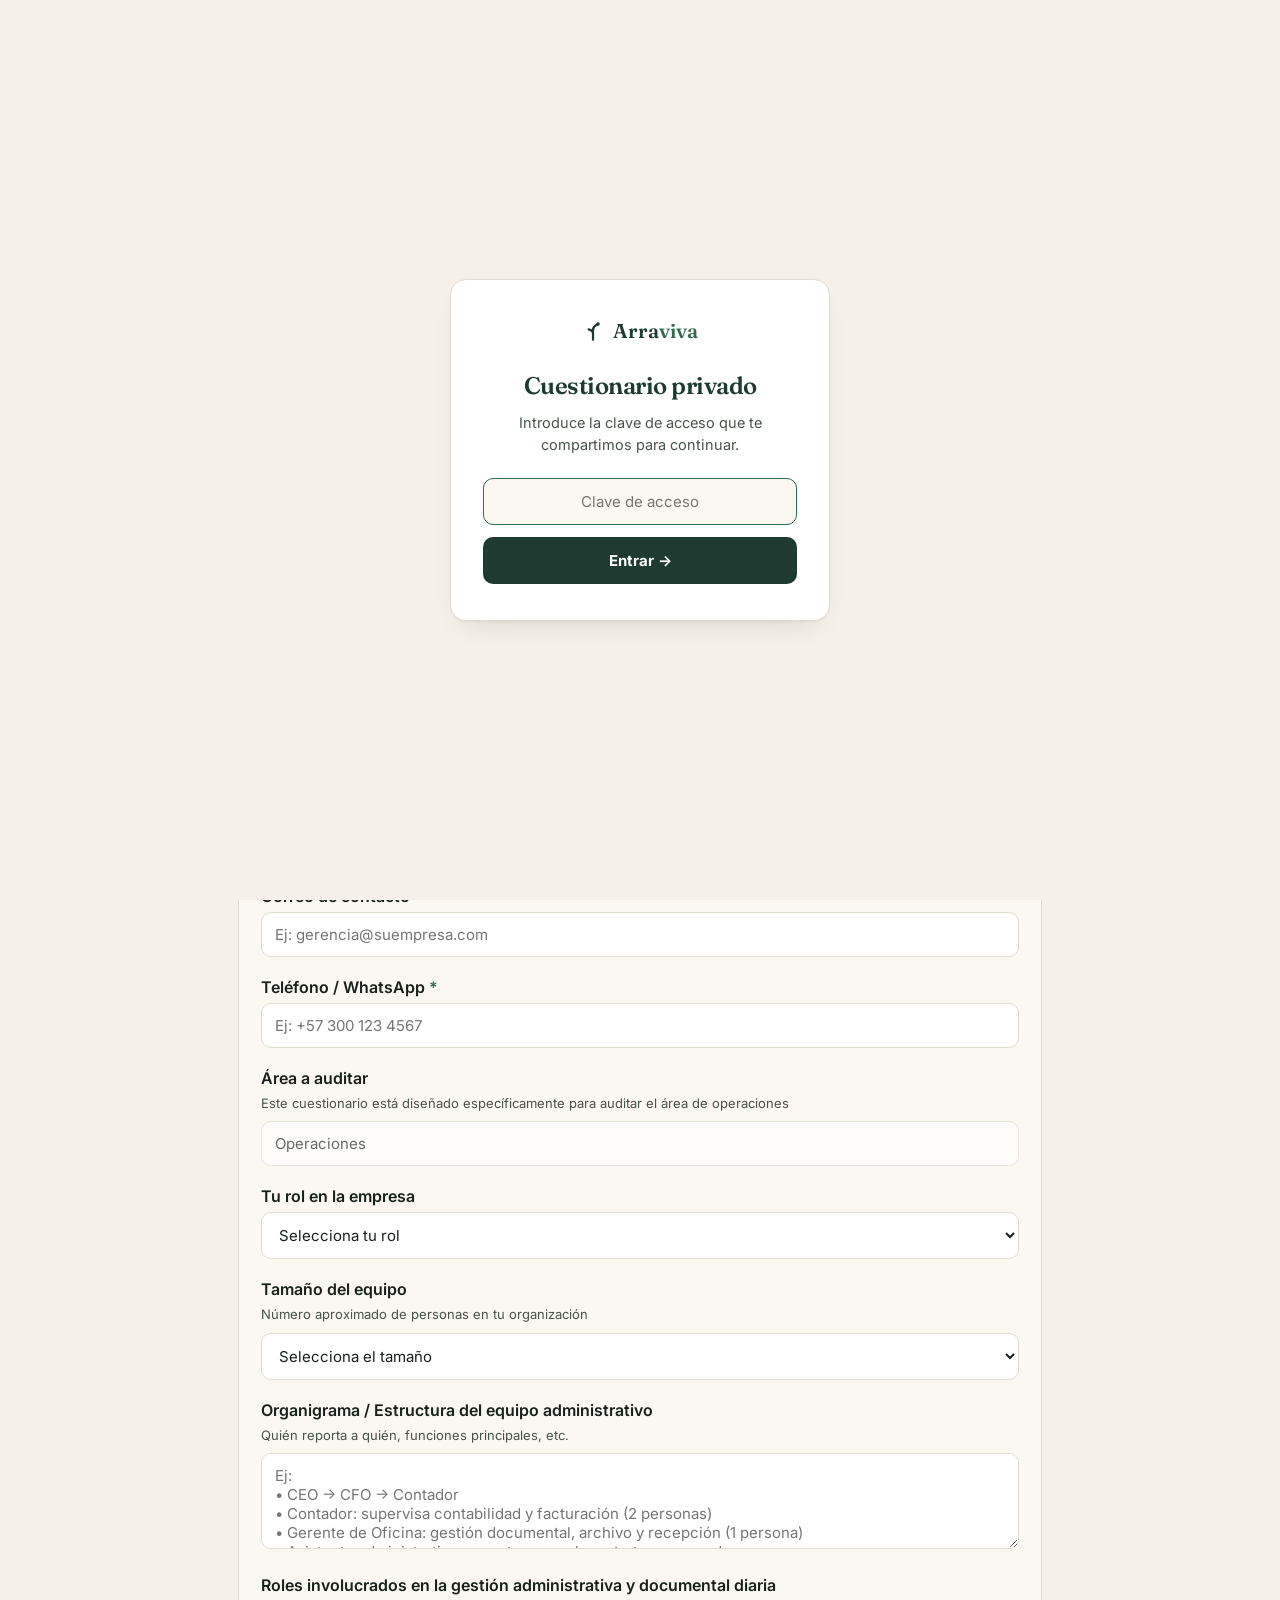
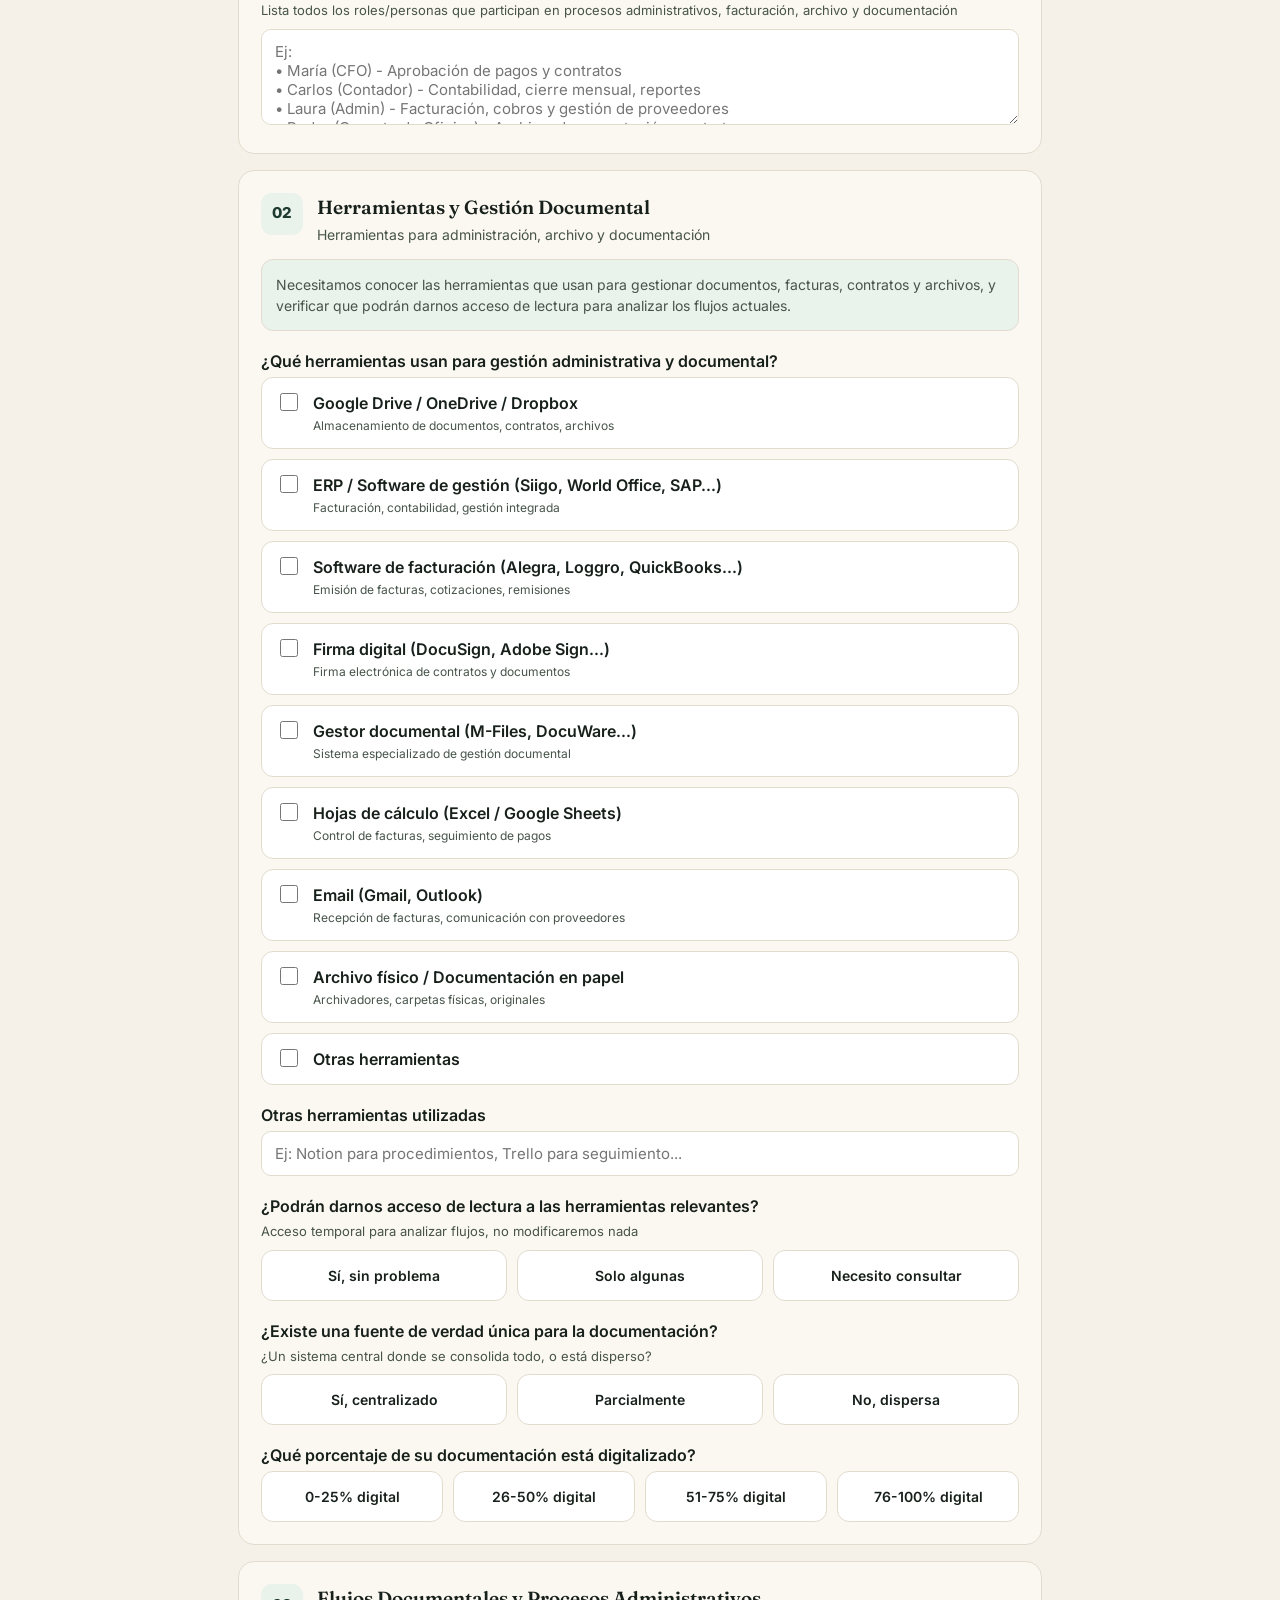
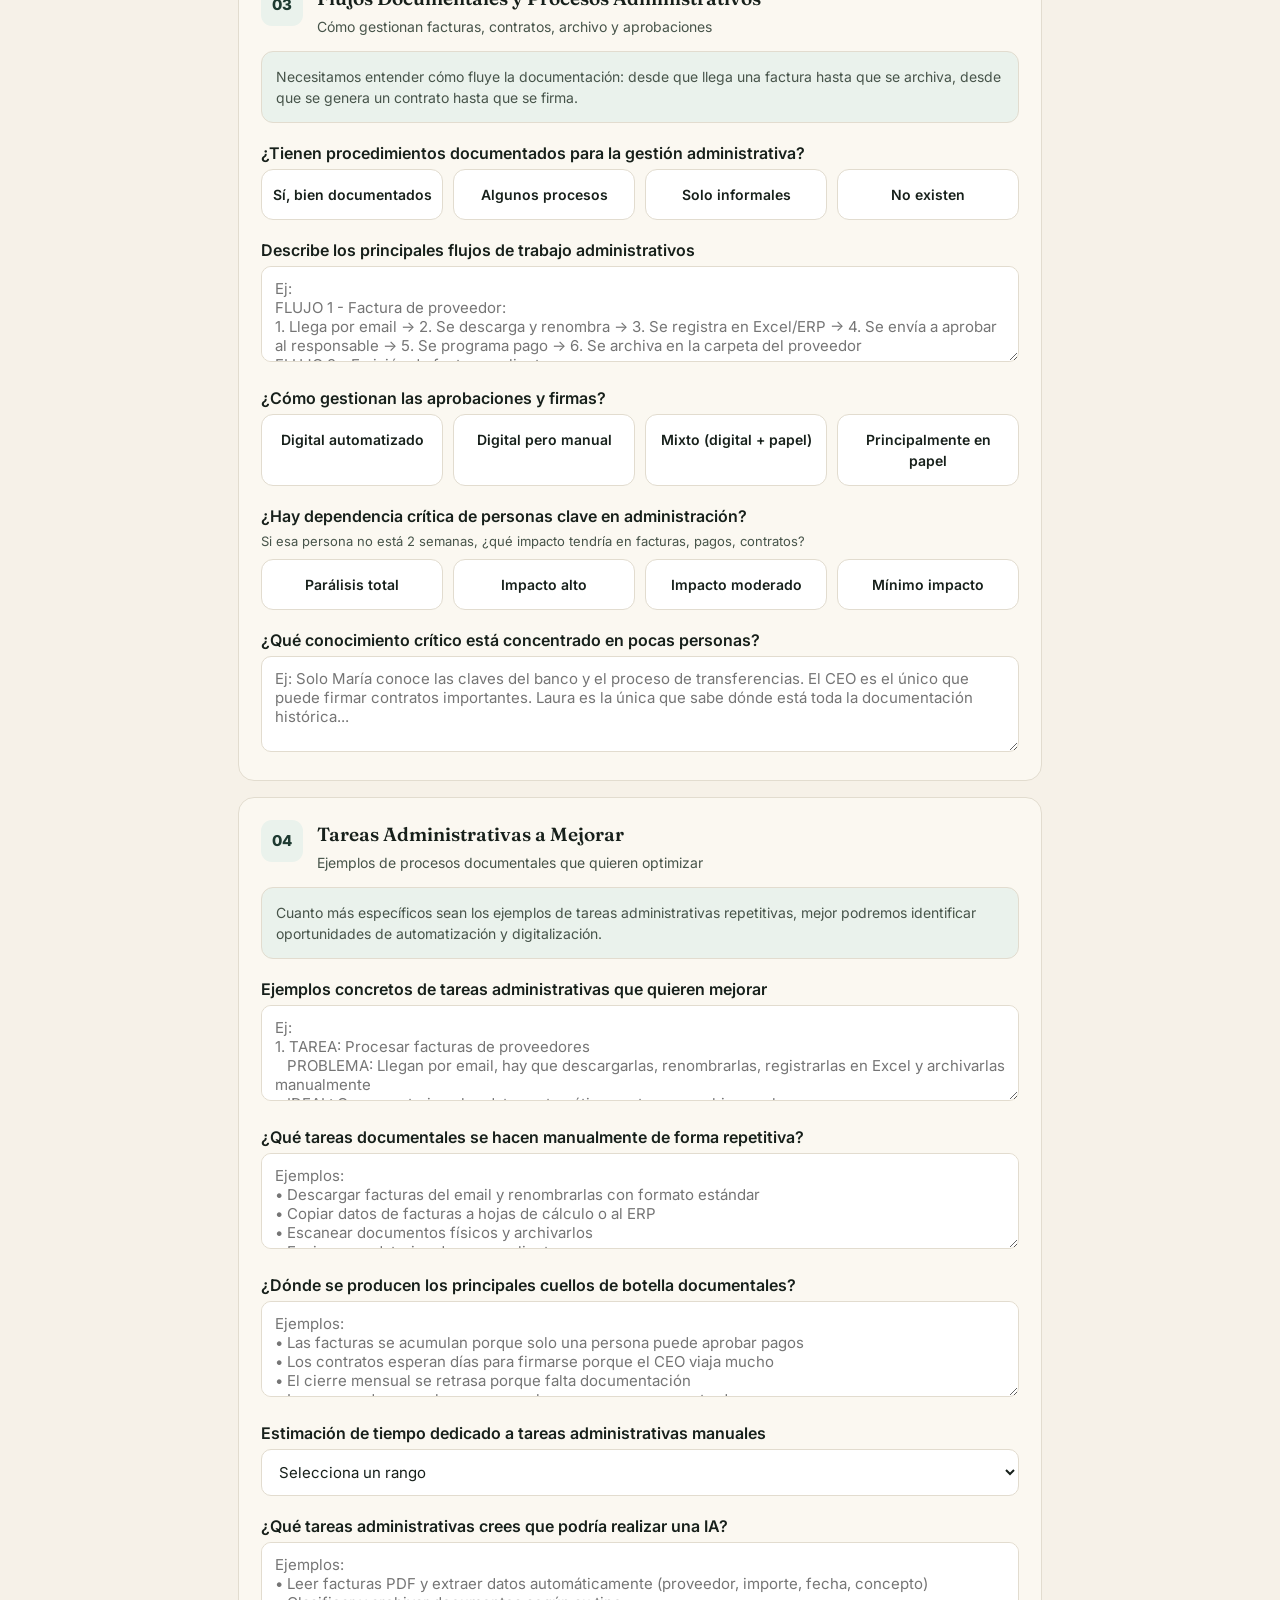
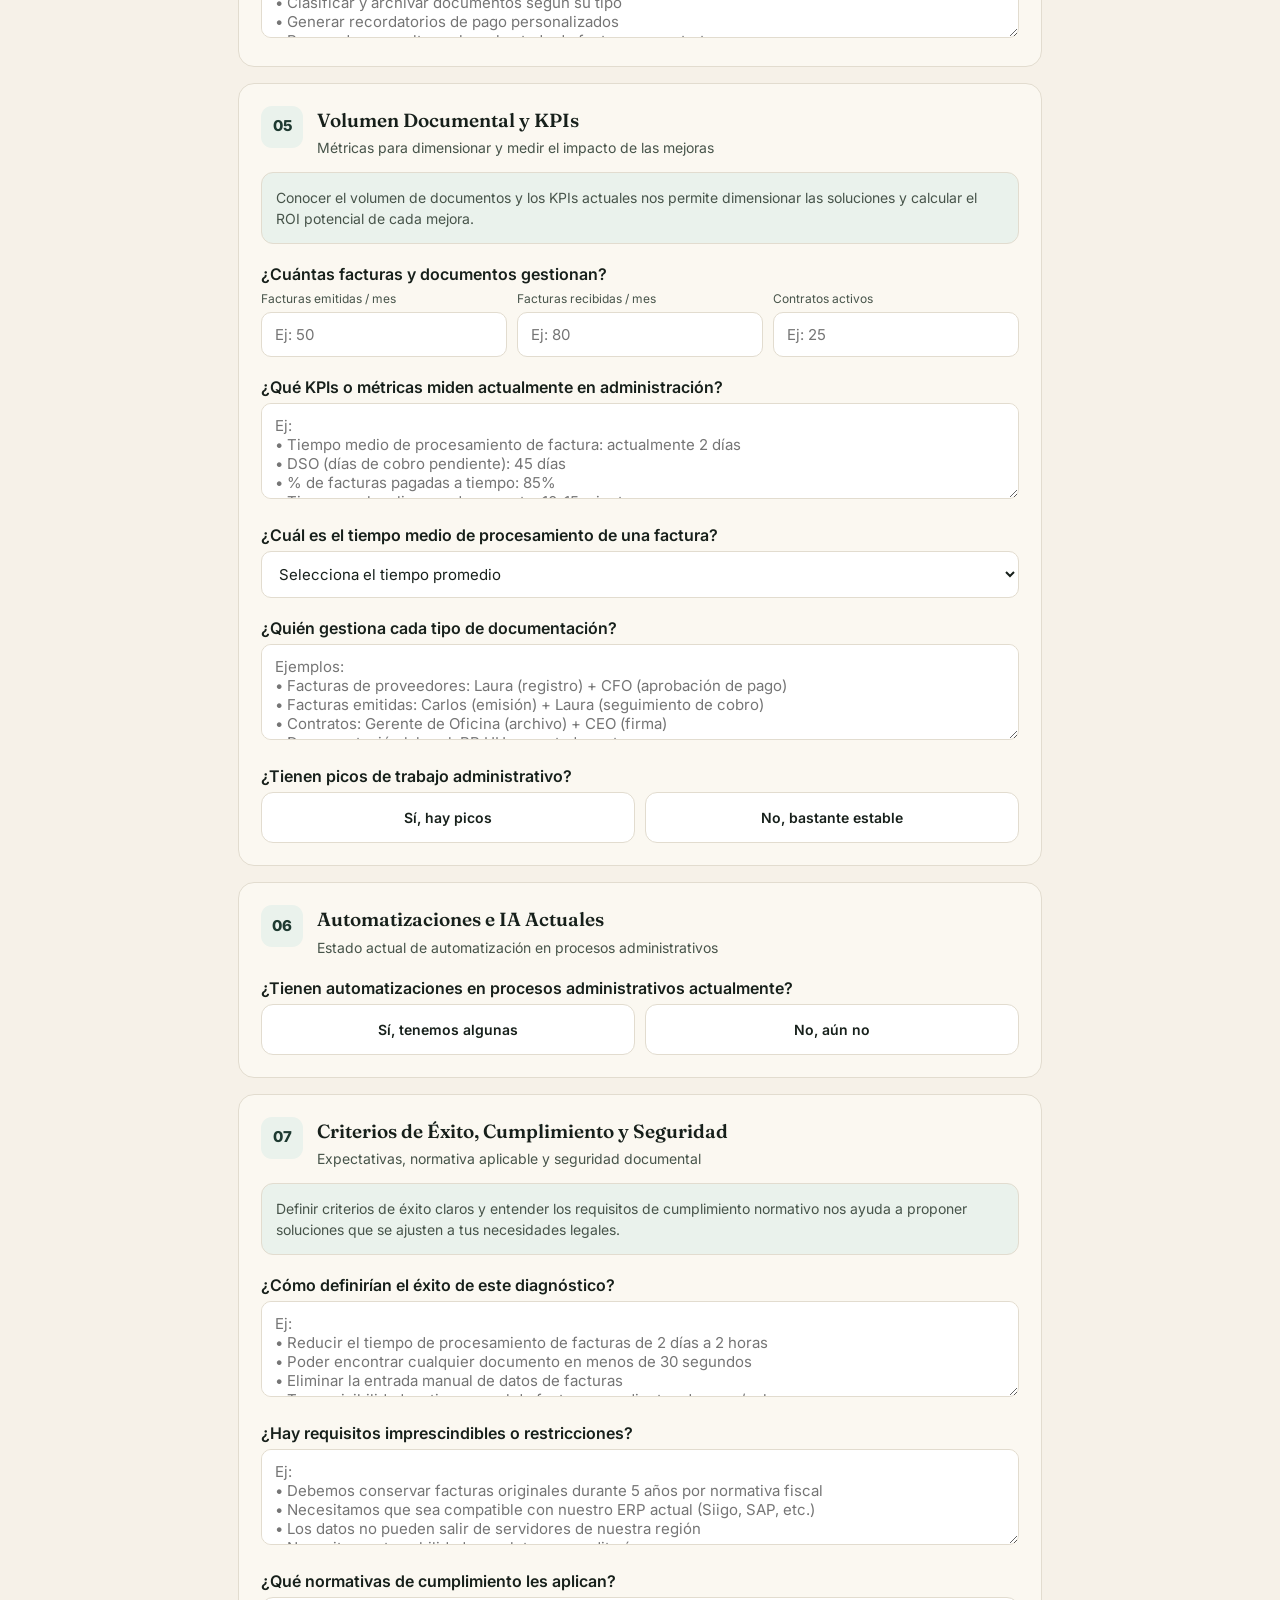
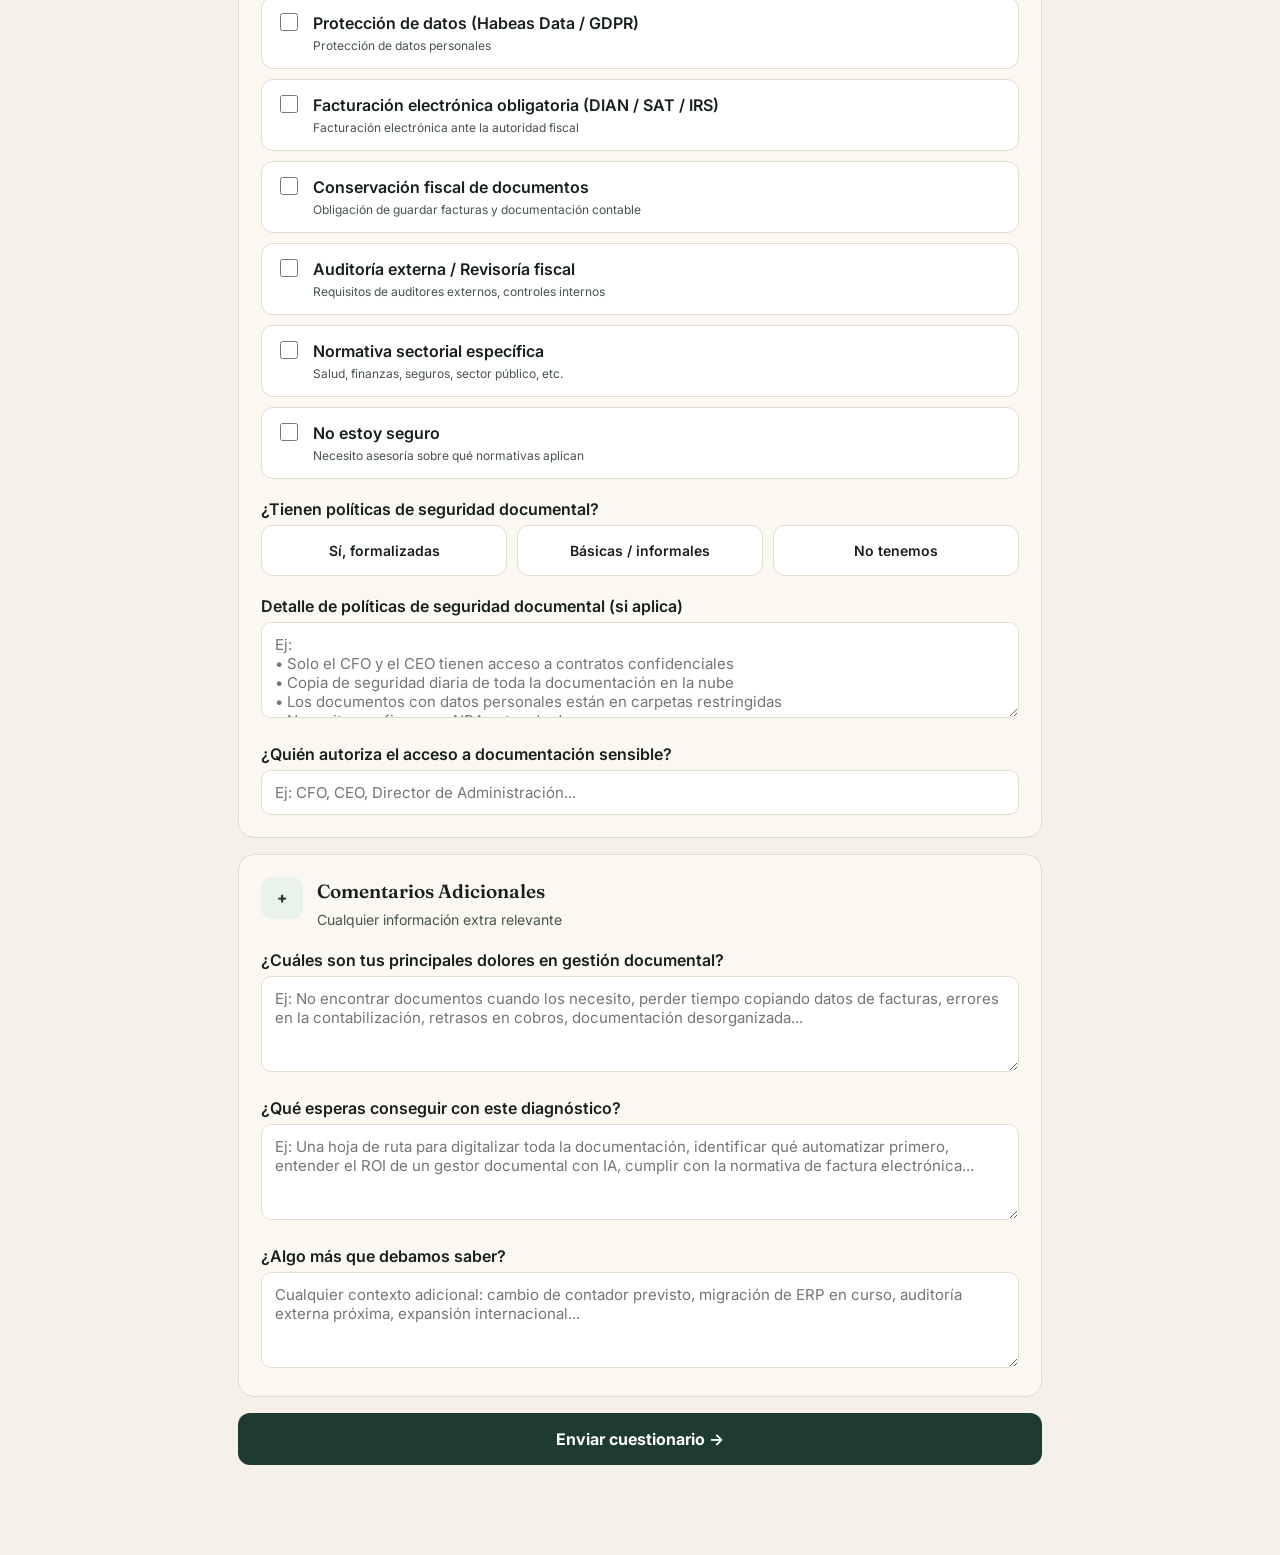
<file: cuestionarios/ops.html>
<!DOCTYPE html>
<html lang="es">
<head>
<meta charset="UTF-8">
  <meta name="robots" content="noindex">
<meta name="viewport" content="width=device-width, initial-scale=1.0">
<title>Cuestionario de Operaciones · Diagnóstico</title>
<style>
  @import url('https://fonts.googleapis.com/css2?family=Fraunces:opsz,wght@9..144,500;9..144,600;9..144,700&family=Inter:wght@400;500;600;700&display=swap');
  :root{
    --bg:#f6f1e8; --card:#fbf8f1; --card-2:#ffffff; --border:#e2dccf;
    --text:#eceef4; --muted:#47544A; --accent:#1e3a31; --accent-soft:#eaf2ec;
    --ok:#2F6B4F; --req:#2F6B4F; --radius:16px;
  }
  *{box-sizing:border-box}
  body{margin:0; background:var(--bg); color:var(--text); font-family:'Inter',system-ui,-apple-system,"Segoe UI",Roboto,sans-serif; line-height:1.5;}
  h1,h2,.card-title h2{font-family:'Manrope','Inter',sans-serif}
  .wrap{max-width:840px; margin:0 auto; padding:22px 18px 90px}
  header{display:flex; align-items:center; justify-content:space-between; gap:12px; padding:10px 0 26px; flex-wrap:wrap}
  .logo-slot{display:flex; align-items:center; gap:10px}
  .logo-ph{border:1px dashed var(--border); color:var(--muted); font-size:11px; letter-spacing:1px; padding:9px 14px; border-radius:10px; font-weight:700;}
  .header-right{display:flex; align-items:center; gap:10px}
  .tag{font-size:12px; color:var(--muted); border:1px solid var(--border); padding:6px 12px; border-radius:999px}
  .lang-toggle{display:inline-flex; border:1px solid var(--border); border-radius:999px; overflow:hidden; background:var(--card)}
  .lang-toggle button{border:none; background:transparent; color:var(--muted); font-family:inherit; font-weight:700; font-size:12px; padding:7px 13px; cursor:pointer}
  .lang-toggle button.active{background:var(--accent); color:#fff}
  .hero-badge{display:inline-block; font-size:12px; font-weight:700; color:var(--accent); background:var(--accent-soft); padding:6px 12px; border-radius:999px; margin-bottom:14px}
  h1{font-size:30px; margin:0 0 10px; font-weight:800; letter-spacing:-.5px}
  .subtitle{color:var(--muted); margin:0 0 22px; font-size:16px}
  .intro-box{background:var(--card); border:1px solid var(--border); border-radius:var(--radius); padding:20px 22px; margin-bottom:22px}
  .intro-box h3{margin:0 0 8px; font-size:16px; font-family:'Manrope',sans-serif}
  .intro-box p{margin:0 0 12px; color:var(--muted); font-size:14px}
  .intro-list{display:grid; grid-template-columns:1fr 1fr; gap:6px 18px; margin:0; padding:0; list-style:none}
  .intro-list li{color:var(--muted); font-size:13px; padding-left:16px; position:relative}
  .intro-list li::before{content:"›"; position:absolute; left:0; color:var(--accent); font-weight:700}
  @media(max-width:560px){.intro-list{grid-template-columns:1fr}}
  .progress-wrapper{margin:6px 0 24px; position:sticky; top:0; background:var(--bg); padding:10px 0; z-index:5}
  .progress-info{display:flex; justify-content:space-between; font-size:13px; color:var(--muted); margin-bottom:6px}
  .progress-track{height:8px; background:var(--card-2); border:1px solid var(--border); border-radius:999px; overflow:hidden}
  .progress-bar{height:100%; width:0%; background:var(--accent); transition:width .3s ease}
  .form-card{background:var(--card); border:1px solid var(--border); border-radius:var(--radius); padding:22px; margin-bottom:16px}
  .card-header{display:flex; gap:14px; align-items:flex-start; margin-bottom:6px}
  .card-number{min-width:42px; height:42px; border-radius:11px; background:var(--accent-soft); color:var(--accent); display:grid; place-items:center; font-weight:800; font-size:15px}
  .card-title h2{margin:0; font-size:19px; font-weight:700}
  .card-title p{margin:3px 0 0; color:var(--muted); font-size:14px}
  .field{margin-top:18px}
  .field-label{display:block; font-weight:600; margin-bottom:4px}
  .required{color:var(--req)}
  .field-hint{display:block; color:var(--muted); font-size:13px; margin-bottom:8px}
  .input,.textarea,.select{width:100%; background:var(--card-2); border:1px solid var(--border); color:var(--text); border-radius:10px; padding:12px 13px; font-size:15px; font-family:inherit}
  .textarea{min-height:96px; resize:vertical}
  .input:focus,.textarea:focus,.select:focus{outline:2px solid var(--accent); border-color:var(--accent)}
  .input.readonly{opacity:.65; cursor:not-allowed}
  .radio-grid{display:grid; gap:10px; grid-template-columns:repeat(auto-fit,minmax(150px,1fr))}
  .radio-grid-2{grid-template-columns:1fr 1fr}
  .radio-grid-3{grid-template-columns:1fr 1fr 1fr}
  @media(max-width:560px){.radio-grid,.radio-grid-2,.radio-grid-3{grid-template-columns:1fr 1fr}}
  .radio-box{display:flex; flex-direction:column; gap:4px; align-items:center; text-align:center; border:1px solid var(--border); background:var(--card-2); border-radius:12px; padding:14px 10px; cursor:pointer; transition:.15s}
  .radio-box:hover{border-color:var(--accent)}
  .radio-box input{display:none}
  .radio-box:has(input:checked){border-color:var(--accent); background:var(--accent-soft)}
  .radio-label-text{font-weight:600; font-size:14px}
  .radio-desc{font-size:12px; color:var(--muted)}
  .checkbox-list{display:grid; gap:10px}
  .checkbox-option{display:flex; gap:12px; align-items:flex-start; border:1px solid var(--border); background:var(--card-2); border-radius:12px; padding:13px 14px; cursor:pointer; transition:.15s}
  .checkbox-option:hover{border-color:var(--accent)}
  .checkbox-option:has(input:checked){border-color:var(--accent); background:var(--accent-soft)}
  .checkbox-option input{margin-top:2px; width:18px; height:18px; accent-color:var(--accent); flex:none}
  .checkbox-text{font-weight:600; display:block}
  .checkbox-desc{font-size:12px; color:var(--muted); display:block; margin-top:2px}
  .info-callout{display:flex; gap:12px; align-items:flex-start; background:var(--accent-soft); border:1px solid var(--border); border-radius:12px; padding:14px; margin:14px 0 4px; color:var(--muted); font-size:14px}
  .info-callout p{margin:0}
  .input-grid-3{display:grid; grid-template-columns:1fr 1fr 1fr; gap:10px}
  @media(max-width:560px){.input-grid-3{grid-template-columns:1fr}}
  .input-group-label{display:block; font-size:12px; color:var(--muted); margin-bottom:4px}
  .icon-input{display:flex; align-items:center; background:var(--card-2); border:1px solid var(--border); border-radius:10px; overflow:hidden}
  .icon-input:focus-within{outline:2px solid var(--accent); border-color:var(--accent)}
  .cur-symbol{padding:0 12px; color:var(--muted); font-weight:700}
  .icon-input .input{border:none; background:transparent; outline:none}
  input[type=range]{width:100%; accent-color:var(--accent); margin-top:6px}
  .slider-display{font-weight:700; font-size:20px; text-align:center; color:var(--accent)}
  .slider-labels{display:flex; justify-content:space-between; font-size:12px; color:var(--muted); margin-top:4px}
  .toolbar{display:flex; gap:12px; align-items:center; flex-wrap:wrap; background:var(--accent-soft); border:1px solid var(--border); border-radius:12px; padding:12px 14px; margin-bottom:16px}
  .toolbar label{font-weight:600; font-size:14px}
  .toolbar .select{max-width:230px}
  .conditional{display:none; border-left:2px solid var(--accent); padding-left:14px; margin-top:10px}
  .conditional.show{display:block}
  .conditional-title{font-size:13px; font-weight:700; color:var(--accent); margin-top:8px}
  .submit-section{margin-top:12px}
  .submit-btn{width:100%; border:none; cursor:pointer; background:var(--accent); color:#fff; font-size:16px; font-weight:700; padding:16px; border-radius:12px; font-family:inherit}
  .submit-btn:hover{opacity:.93}
  .result{display:none; text-align:center; padding:10px 0}
  .result.show{display:block}
  .result .check{width:66px; height:66px; margin:0 auto 14px; border-radius:50%; background:var(--ok); display:grid; place-items:center; color:#fff; font-size:34px}
  .result h2{margin:0 0 6px}
  .result p{color:var(--muted); max-width:520px; margin:0 auto 18px}
  .actions{display:flex; gap:10px; flex-wrap:wrap; justify-content:center; margin-bottom:18px}
  .btn{border:1px solid var(--border); background:var(--card-2); color:var(--text); padding:12px 18px; border-radius:10px; cursor:pointer; font-size:14px; font-weight:600; font-family:inherit}
  .btn.primary{background:var(--accent); color:#fff; border-color:var(--accent)}
  .btn:hover{opacity:.9}
  .preview{text-align:left; background:var(--card-2); border:1px solid var(--border); border-radius:10px; padding:14px; white-space:pre-wrap; font-family:ui-monospace,monospace; font-size:13px; max-height:320px; overflow:auto; color:var(--muted)}
</style>
<style>
/* ===== Branding Arraviva (sobrescribe colores + tipografía, sin tocar contenido) ===== */
@import url('https://fonts.googleapis.com/css2?family=Fraunces:opsz,wght@9..144,500;9..144,600;9..144,700&display=swap');
:root{
  --bg:#f6f1e8; --card:#fbf8f1; --card-2:#ffffff; --border:#e2dccf;
  --text:#17201b; --muted:#47544A; --accent:#1e3a31; --accent-soft:#eaf2ec;
  --ok:#2F6B4F; --req:#2F6B4F; --tierra:#2F6B4F; --savia:#2F6B4F; --luz:#e6b15a;
}
h1,h2,.card-title h2,.intro-box h3{font-family:'Fraunces',Georgia,serif; font-weight:600;}
.hero-badge{color:var(--tierra); background:#EAF0EB;}
</style>
<style>
#q-gate{position:fixed;inset:0;z-index:99999;background:#f6f1e8;display:flex;align-items:center;justify-content:center;padding:24px;font-family:'Inter',system-ui,sans-serif}
#q-gate.q-unlocked{display:none}
.q-gate__card{width:100%;max-width:380px;background:#fff;border:1px solid #e2dccf;border-radius:16px;padding:36px 32px;text-align:center;box-shadow:0 1px 2px rgba(23,32,27,.04),0 12px 28px -16px rgba(23,32,27,.2)}
.q-gate__logo{display:flex;align-items:center;justify-content:center;gap:9px;margin-bottom:22px}
.q-gate__logo .brand-name{font-family:'Fraunces',Georgia,serif;font-weight:600;font-size:20px;color:#1e3a31}
.q-gate__title{font-family:'Fraunces',Georgia,serif;font-weight:600;font-size:24px;color:#1e3a31;margin:0 0 8px}
.q-gate__sub{font-size:14.5px;line-height:1.5;color:#47544A;margin:0 0 22px}
#q-gate__input{width:100%;box-sizing:border-box;background:#fbf8f1;border:1px solid #e2dccf;border-radius:10px;padding:13px 15px;font-size:15px;font-family:inherit;color:#17201b;text-align:center}
#q-gate__input:focus{outline:none;border-color:#2F6B4F}
#q-gate__btn{width:100%;margin-top:12px;border:none;cursor:pointer;background:#1e3a31;color:#fff;font-size:15px;font-weight:700;padding:14px;border-radius:10px;font-family:inherit}
#q-gate__btn:hover{background:#2F6B4F}
#q-gate__error{margin:14px 0 0;font-size:13px;color:#2F6B4F;font-weight:600}
.viva{color:#2F6B4F}
</style>
</head>
<body>
<div id="q-gate">
  <div class="q-gate__card">
    <div class="q-gate__logo"><svg width="22" height="22" viewBox="0 0 20 20" fill="none" aria-hidden="true"><path d="M10 18 V8" stroke="#1E3A31" stroke-width="2" stroke-linecap="round"/><path d="M10 9 C10 6 12 5 14 4" stroke="#1E3A31" stroke-width="2" stroke-linecap="round"/><path d="M10 12 C10 10 8 9 6 8.5" stroke="#1E3A31" stroke-width="2" stroke-linecap="round"/><circle cx="14.6" cy="3.6" r="1.6" fill="#1E3A31"/></svg><span class="brand-name">Arra<span class="viva">viva</span></span></div>
    <h1 class="q-gate__title">Cuestionario privado</h1>
    <p class="q-gate__sub">Introduce la clave de acceso que te compartimos para continuar.</p>
    <form id="q-gate__form" autocomplete="off">
      <input id="q-gate__input" type="password" placeholder="Clave de acceso" aria-label="Clave de acceso">
      <button id="q-gate__btn" type="submit">Entrar &rarr;</button>
      <p id="q-gate__error" hidden>Clave incorrecta. Vuelve a intentarlo.</p>
    </form>
  </div>
</div>

<div class="wrap">

  <header>
    <div class="logo-slot" style="display:flex;align-items:center;gap:9px"><svg width="22" height="22" viewBox="0 0 20 20" fill="none" aria-hidden="true"><path d="M10 18 V8" stroke="#1E3A31" stroke-width="2" stroke-linecap="round"/><path d="M10 9 C10 6 12 5 14 4" stroke="#1E3A31" stroke-width="2" stroke-linecap="round"/><path d="M10 12 C10 10 8 9 6 8.5" stroke="#1E3A31" stroke-width="2" stroke-linecap="round"/><circle cx="14.6" cy="3.6" r="1.6" fill="#1E3A31"/></svg><span class="brand-name" style="font-family:'Fraunces',Georgia,serif;font-weight:600;font-size:20px;letter-spacing:.2px;color:#1e3a31">Arra<span class="viva">viva</span></span></div>
    <div class="header-right">
      <span class="tag" data-es="Fase de Incorporación" data-en="Onboarding Phase">Fase de Incorporación</span>
      <div class="lang-toggle">
        <button type="button" id="langEs" class="active" onclick="setLang('es')">ES</button>
        <button type="button" id="langEn" onclick="setLang('en')">EN</button>
      </div>
    </div>
  </header>

  <span class="hero-badge" data-es="Diagnóstico" data-en="Audit">Diagnóstico</span>
  <h1 data-es="Diagnóstico de Administración y Documentación" data-en="Administration & Documentation Audit">Diagnóstico de Administración y Documentación</h1>
  <p class="subtitle" data-es="Este cuestionario nos permite entender cómo gestionas la documentación, archivos, contratos, facturación y procesos administrativos para identificar oportunidades de digitalización, automatización y mejora." data-en="This questionnaire helps us understand how you manage documentation, files, contracts, invoicing and administrative processes to identify opportunities for digitization, automation and improvement.">Este cuestionario nos permite entender cómo gestionas la documentación, archivos, contratos, facturación y procesos administrativos para identificar oportunidades de digitalización, automatización y mejora.</p>

  <div class="intro-box">
    <h3 data-es="¿Qué información necesitamos?" data-en="What information do we need?">¿Qué información necesitamos?</h3>
    <p data-es="Este diagnóstico cubre todos los aspectos de la administración y la documentación para identificar cuellos de botella y oportunidades de mejora." data-en="This audit covers every aspect of administration and documentation to identify bottlenecks and improvement opportunities.">Este diagnóstico cubre todos los aspectos de la administración y la documentación para identificar cuellos de botella y oportunidades de mejora.</p>
    <ul class="intro-list">
      <li data-es="Estructura del equipo administrativo" data-en="Administrative team structure">Estructura del equipo administrativo</li>
      <li data-es="Gestión documental y archivo" data-en="Document management and filing">Gestión documental y archivo</li>
      <li data-es="Flujos de facturación y contratos" data-en="Invoicing and contract flows">Flujos de facturación y contratos</li>
      <li data-es="Herramientas de gestión actuales" data-en="Current management tools">Herramientas de gestión actuales</li>
      <li data-es="Procesos de aprobación y firmas" data-en="Approval and signature processes">Procesos de aprobación y firmas</li>
      <li data-es="Volumen de documentos y trámites" data-en="Document and paperwork volume">Volumen de documentos y trámites</li>
      <li data-es="Cumplimiento normativo" data-en="Regulatory compliance">Cumplimiento normativo</li>
      <li data-es="Criterios de éxito y seguridad" data-en="Success criteria and security">Criterios de éxito y seguridad</li>
    </ul>
  </div>

  <div class="progress-wrapper">
    <div class="progress-info"><span data-es="Progreso del cuestionario" data-en="Questionnaire progress">Progreso del cuestionario</span><span id="progressCount">0 / 8</span></div>
    <div class="progress-track"><div class="progress-bar" id="bar"></div></div>
  </div>

  <form id="form">

    <div class="toolbar">
      <label for="currency" data-es="Moneda con la que trabajas:" data-en="Currency you work with:">Moneda con la que trabajas:</label>
      <select class="select" id="currency" name="Moneda">
        <option value="USD" data-es="USD — Dólar ($)" data-en="USD — Dollar ($)">USD — Dólar ($)</option>
        <option value="COP" data-es="COP — Peso colombiano ($)" data-en="COP — Colombian Peso ($)">COP — Peso colombiano ($)</option>
        <option value="EUR" data-es="EUR — Euro (€)" data-en="EUR — Euro (€)">EUR — Euro (€)</option>
      </select>
    </div>

    <!-- ===== 01 ===== -->
    <div class="form-card" data-section>
      <div class="card-header"><span class="card-number">01</span>
        <div class="card-title">
          <h2 data-es="Datos de la Empresa y Estructura Administrativa" data-en="Company Details and Administrative Structure">Datos de la Empresa y Estructura Administrativa</h2>
          <p data-es="Información básica y organización del equipo de administración" data-en="Basic information and administrative team organization">Información básica y organización del equipo de administración</p></div></div>

      <div class="field"><label class="field-label"><span data-es="Nombre de la empresa" data-en="Company name">Nombre de la empresa</span> <span class="required">*</span></label>
        <span class="field-hint" data-es="Indica el nombre legal o comercial de tu empresa" data-en="Enter your company's legal or trade name">Indica el nombre legal o comercial de tu empresa</span>
        <input class="input" type="text" name="Nombre de la empresa" required data-es-ph="Ej: Acme Solutions S.A.S." data-en-ph="e.g. Acme Solutions LLC" placeholder="Ej: Acme Solutions S.A.S."></div>

      <div class="field"><label class="field-label"><span data-es="Correo de contacto" data-en="Contact email">Correo de contacto</span> <span class="required">*</span></label>
        <input class="input" type="email" name="Correo de contacto" required data-es-ph="Ej: gerencia@suempresa.com" data-en-ph="e.g. manager@yourcompany.com" placeholder="Ej: gerencia@suempresa.com"></div>

      <div class="field"><label class="field-label"><span data-es="Teléfono / WhatsApp" data-en="Phone / WhatsApp">Teléfono / WhatsApp</span> <span class="required">*</span></label>
        <input class="input" type="text" name="Teléfono / WhatsApp" required data-es-ph="Ej: +57 300 123 4567" data-en-ph="e.g. +1 305 123 4567" placeholder="Ej: +57 300 123 4567"></div>

      <div class="field"><label class="field-label" data-es="Área a auditar" data-en="Area being audited">Área a auditar</label>
        <span class="field-hint" data-es="Este cuestionario está diseñado específicamente para auditar el área de operaciones" data-en="This questionnaire is designed specifically to audit the operations area">Este cuestionario está diseñado específicamente para auditar el área de operaciones</span>
        <input class="input readonly" type="text" name="Área a auditar" value="Operaciones" data-es-val="Operaciones" data-en-val="Operations" readonly></div>

      <div class="field"><label class="field-label" data-es="Tu rol en la empresa" data-en="Your role in the company">Tu rol en la empresa</label>
        <select class="select" name="Rol">
          <option value="" disabled selected data-es="Selecciona tu rol" data-en="Select your role">Selecciona tu rol</option>
          <option value="CEO" data-es="CEO / Fundador" data-en="CEO / Founder">CEO / Fundador</option>
          <option value="CFO" data-es="CFO / Director Financiero" data-en="CFO / Finance Director">CFO / Director Financiero</option>
          <option value="Director Admin" data-es="Director de Administración" data-en="Administration Director">Director de Administración</option>
          <option value="Gerente Oficina" data-es="Gerente de Oficina" data-en="Office Manager">Gerente de Oficina</option>
          <option value="Contador" data-es="Contador / Responsable Contable" data-en="Accountant / Bookkeeper">Contador / Responsable Contable</option>
          <option value="Legal" data-es="Responsable Legal / Cumplimiento" data-en="Legal / Compliance">Responsable Legal / Cumplimiento</option>
          <option value="RRHH" data-es="RR.HH. / Administración de Personal" data-en="HR / People Admin">RR.HH. / Administración de Personal</option>
          <option value="Otro" data-es="Otro" data-en="Other">Otro</option>
        </select></div>

      <div class="field"><label class="field-label" data-es="Tamaño del equipo" data-en="Team size">Tamaño del equipo</label>
        <span class="field-hint" data-es="Número aproximado de personas en tu organización" data-en="Approximate number of people in your organization">Número aproximado de personas en tu organización</span>
        <select class="select" name="Tamaño del equipo">
          <option value="" disabled selected data-es="Selecciona el tamaño" data-en="Select size">Selecciona el tamaño</option>
          <option value="1-5" data-es="1 - 5 empleados" data-en="1 - 5 employees">1 - 5 empleados</option>
          <option value="6-15" data-es="6 - 15 empleados" data-en="6 - 15 employees">6 - 15 empleados</option>
          <option value="16-50" data-es="16 - 50 empleados" data-en="16 - 50 employees">16 - 50 empleados</option>
          <option value="51-100" data-es="51 - 100 empleados" data-en="51 - 100 employees">51 - 100 empleados</option>
          <option value="100+" data-es="Más de 100 empleados" data-en="More than 100 employees">Más de 100 empleados</option>
        </select></div>

      <div class="field"><label class="field-label" data-es="Organigrama / Estructura del equipo administrativo" data-en="Org chart / Administrative team structure">Organigrama / Estructura del equipo administrativo</label>
        <span class="field-hint" data-es="Quién reporta a quién, funciones principales, etc." data-en="Who reports to whom, main functions, etc.">Quién reporta a quién, funciones principales, etc.</span>
        <textarea class="textarea" name="Organigrama administración" data-es-ph="Ej:
• CEO → CFO → Contador
• Contador: supervisa contabilidad y facturación (2 personas)
• Gerente de Oficina: gestión documental, archivo y recepción (1 persona)
• Asistente administrativo: soporte general, contratos, proveedores
• Todos reportan mensualmente al CFO" data-en-ph="e.g.:
• CEO → CFO → Controller
• Controller: oversees accounting and invoicing (2 people)
• Office Manager: document management, filing and reception (1 person)
• Administrative assistant: general support, contracts, vendors
• Everyone reports monthly to the CFO"></textarea></div>

      <div class="field"><label class="field-label" data-es="Roles involucrados en la gestión administrativa y documental diaria" data-en="Roles involved in daily administrative and document management">Roles involucrados en la gestión administrativa y documental diaria</label>
        <span class="field-hint" data-es="Lista todos los roles/personas que participan en procesos administrativos, facturación, archivo y documentación" data-en="List all roles/people involved in administrative processes, invoicing, filing and documentation">Lista todos los roles/personas que participan en procesos administrativos, facturación, archivo y documentación</span>
        <textarea class="textarea" name="Roles involucrados" data-es-ph="Ej:
• María (CFO) - Aprobación de pagos y contratos
• Carlos (Contador) - Contabilidad, cierre mensual, reportes
• Laura (Admin) - Facturación, cobros y gestión de proveedores
• Pedro (Gerente de Oficina) - Archivo, documentación, contratos
• Ana (Asistente) - Soporte administrativo, escaneo, clasificación
• CEO - Firma de contratos importantes" data-en-ph="e.g.:
• María (CFO) - Payment and contract approvals
• Carlos (Accountant) - Bookkeeping, monthly close, reporting
• Laura (Admin) - Invoicing, collections and vendor management
• Pedro (Office Manager) - Filing, documentation, contracts
• Ana (Assistant) - Administrative support, scanning, classification
• CEO - Signing important contracts"></textarea></div>
    </div>

    <!-- ===== 02 ===== -->
    <div class="form-card" data-section>
      <div class="card-header"><span class="card-number">02</span>
        <div class="card-title">
          <h2 data-es="Herramientas y Gestión Documental" data-en="Tools and Document Management">Herramientas y Gestión Documental</h2>
          <p data-es="Herramientas para administración, archivo y documentación" data-en="Tools for administration, filing and documentation">Herramientas para administración, archivo y documentación</p></div></div>

      <div class="info-callout"><p data-es="Necesitamos conocer las herramientas que usan para gestionar documentos, facturas, contratos y archivos, y verificar que podrán darnos acceso de lectura para analizar los flujos actuales." data-en="We need to know the tools you use to manage documents, invoices, contracts and files, and confirm you can give us read access to analyze the current flows.">Necesitamos conocer las herramientas que usan para gestionar documentos, facturas, contratos y archivos, y verificar que podrán darnos acceso de lectura para analizar los flujos actuales.</p></div>

      <div class="field"><label class="field-label" data-es="¿Qué herramientas usan para gestión administrativa y documental?" data-en="Which tools do you use for administration and document management?">¿Qué herramientas usan para gestión administrativa y documental?</label>
        <div class="checkbox-list">
          <label class="checkbox-option"><input type="checkbox" name="Herramientas documentales" value="Drive"><div class="checkbox-content"><span class="checkbox-text" data-es="Google Drive / OneDrive / Dropbox" data-en="Google Drive / OneDrive / Dropbox">Google Drive / OneDrive / Dropbox</span><span class="checkbox-desc" data-es="Almacenamiento de documentos, contratos, archivos" data-en="Storage of documents, contracts, files">Almacenamiento de documentos, contratos, archivos</span></div></label>
          <label class="checkbox-option"><input type="checkbox" name="Herramientas documentales" value="ERP"><div class="checkbox-content"><span class="checkbox-text" data-es="ERP / Software de gestión (Siigo, World Office, SAP...)" data-en="ERP / Management software (NetSuite, SAP, Siigo...)">ERP / Software de gestión (Siigo, World Office, SAP...)</span><span class="checkbox-desc" data-es="Facturación, contabilidad, gestión integrada" data-en="Invoicing, accounting, integrated management">Facturación, contabilidad, gestión integrada</span></div></label>
          <label class="checkbox-option"><input type="checkbox" name="Herramientas documentales" value="Facturación"><div class="checkbox-content"><span class="checkbox-text" data-es="Software de facturación (Alegra, Loggro, QuickBooks...)" data-en="Invoicing software (QuickBooks, Alegra, FreshBooks...)">Software de facturación (Alegra, Loggro, QuickBooks...)</span><span class="checkbox-desc" data-es="Emisión de facturas, cotizaciones, remisiones" data-en="Issuing invoices, quotes, delivery notes">Emisión de facturas, cotizaciones, remisiones</span></div></label>
          <label class="checkbox-option"><input type="checkbox" name="Herramientas documentales" value="Firma digital"><div class="checkbox-content"><span class="checkbox-text" data-es="Firma digital (DocuSign, Adobe Sign...)" data-en="Digital signature (DocuSign, Adobe Sign...)">Firma digital (DocuSign, Adobe Sign...)</span><span class="checkbox-desc" data-es="Firma electrónica de contratos y documentos" data-en="Electronic signature of contracts and documents">Firma electrónica de contratos y documentos</span></div></label>
          <label class="checkbox-option"><input type="checkbox" name="Herramientas documentales" value="Gestor documental"><div class="checkbox-content"><span class="checkbox-text" data-es="Gestor documental (M-Files, DocuWare...)" data-en="Document manager (M-Files, DocuWare...)">Gestor documental (M-Files, DocuWare...)</span><span class="checkbox-desc" data-es="Sistema especializado de gestión documental" data-en="Specialized document management system">Sistema especializado de gestión documental</span></div></label>
          <label class="checkbox-option"><input type="checkbox" name="Herramientas documentales" value="Hojas de cálculo"><div class="checkbox-content"><span class="checkbox-text" data-es="Hojas de cálculo (Excel / Google Sheets)" data-en="Spreadsheets (Excel / Google Sheets)">Hojas de cálculo (Excel / Google Sheets)</span><span class="checkbox-desc" data-es="Control de facturas, seguimiento de pagos" data-en="Invoice control, payment tracking">Control de facturas, seguimiento de pagos</span></div></label>
          <label class="checkbox-option"><input type="checkbox" name="Herramientas documentales" value="Email"><div class="checkbox-content"><span class="checkbox-text" data-es="Email (Gmail, Outlook)" data-en="Email (Gmail, Outlook)">Email (Gmail, Outlook)</span><span class="checkbox-desc" data-es="Recepción de facturas, comunicación con proveedores" data-en="Receiving invoices, communicating with vendors">Recepción de facturas, comunicación con proveedores</span></div></label>
          <label class="checkbox-option"><input type="checkbox" name="Herramientas documentales" value="Archivo físico"><div class="checkbox-content"><span class="checkbox-text" data-es="Archivo físico / Documentación en papel" data-en="Physical filing / Paper documents">Archivo físico / Documentación en papel</span><span class="checkbox-desc" data-es="Archivadores, carpetas físicas, originales" data-en="Filing cabinets, physical folders, originals">Archivadores, carpetas físicas, originales</span></div></label>
          <label class="checkbox-option"><input type="checkbox" name="Herramientas documentales" value="Otras"><span class="checkbox-text" data-es="Otras herramientas" data-en="Other tools">Otras herramientas</span></label>
        </div></div>

      <div class="field"><label class="field-label" data-es="Otras herramientas utilizadas" data-en="Other tools used">Otras herramientas utilizadas</label>
        <input class="input" type="text" name="Otras herramientas" data-es-ph="Ej: Notion para procedimientos, Trello para seguimiento..." data-en-ph="e.g. Notion for procedures, Trello for tracking..." placeholder="Ej: Notion para procedimientos, Trello para seguimiento..."></div>

      <div class="field"><label class="field-label" data-es="¿Podrán darnos acceso de lectura a las herramientas relevantes?" data-en="Can you give us read access to the relevant tools?">¿Podrán darnos acceso de lectura a las herramientas relevantes?</label>
        <span class="field-hint" data-es="Acceso temporal para analizar flujos, no modificaremos nada" data-en="Temporary access to analyze flows, we won't change anything">Acceso temporal para analizar flujos, no modificaremos nada</span>
        <div class="radio-grid radio-grid-3">
          <label class="radio-box"><input type="radio" name="Acceso a herramientas" value="Sí"><span class="radio-label-text" data-es="Sí, sin problema" data-en="Yes, no problem">Sí, sin problema</span></label>
          <label class="radio-box"><input type="radio" name="Acceso a herramientas" value="Algunas"><span class="radio-label-text" data-es="Solo algunas" data-en="Only some">Solo algunas</span></label>
          <label class="radio-box"><input type="radio" name="Acceso a herramientas" value="Consultar"><span class="radio-label-text" data-es="Necesito consultar" data-en="I need to check">Necesito consultar</span></label>
        </div></div>

      <div class="field"><label class="field-label" data-es="¿Existe una fuente de verdad única para la documentación?" data-en="Is there a single source of truth for documentation?">¿Existe una fuente de verdad única para la documentación?</label>
        <span class="field-hint" data-es="¿Un sistema central donde se consolida todo, o está disperso?" data-en="A central system where everything is consolidated, or is it scattered?">¿Un sistema central donde se consolida todo, o está disperso?</span>
        <div class="radio-grid radio-grid-3">
          <label class="radio-box"><input type="radio" name="Fuente única de verdad" value="Centralizado"><span class="radio-label-text" data-es="Sí, centralizado" data-en="Yes, centralized">Sí, centralizado</span></label>
          <label class="radio-box"><input type="radio" name="Fuente única de verdad" value="Parcialmente"><span class="radio-label-text" data-es="Parcialmente" data-en="Partially">Parcialmente</span></label>
          <label class="radio-box"><input type="radio" name="Fuente única de verdad" value="Dispersa"><span class="radio-label-text" data-es="No, dispersa" data-en="No, scattered">No, dispersa</span></label>
        </div></div>

      <div class="field"><label class="field-label" data-es="¿Qué porcentaje de su documentación está digitalizado?" data-en="What percentage of your documentation is digitized?">¿Qué porcentaje de su documentación está digitalizado?</label>
        <div class="radio-grid">
          <label class="radio-box"><input type="radio" name="Documentación digitalizada" value="0-25%"><span class="radio-label-text" data-es="0-25% digital" data-en="0-25% digital">0-25% digital</span></label>
          <label class="radio-box"><input type="radio" name="Documentación digitalizada" value="26-50%"><span class="radio-label-text" data-es="26-50% digital" data-en="26-50% digital">26-50% digital</span></label>
          <label class="radio-box"><input type="radio" name="Documentación digitalizada" value="51-75%"><span class="radio-label-text" data-es="51-75% digital" data-en="51-75% digital">51-75% digital</span></label>
          <label class="radio-box"><input type="radio" name="Documentación digitalizada" value="76-100%"><span class="radio-label-text" data-es="76-100% digital" data-en="76-100% digital">76-100% digital</span></label>
        </div></div>
    </div>

    <!-- ===== 03 ===== -->
    <div class="form-card" data-section>
      <div class="card-header"><span class="card-number">03</span>
        <div class="card-title">
          <h2 data-es="Flujos Documentales y Procesos Administrativos" data-en="Document Flows and Administrative Processes">Flujos Documentales y Procesos Administrativos</h2>
          <p data-es="Cómo gestionan facturas, contratos, archivo y aprobaciones" data-en="How you handle invoices, contracts, filing and approvals">Cómo gestionan facturas, contratos, archivo y aprobaciones</p></div></div>

      <div class="info-callout"><p data-es="Necesitamos entender cómo fluye la documentación: desde que llega una factura hasta que se archiva, desde que se genera un contrato hasta que se firma." data-en="We need to understand how documentation flows: from when an invoice arrives until it's filed, from when a contract is created until it's signed.">Necesitamos entender cómo fluye la documentación: desde que llega una factura hasta que se archiva, desde que se genera un contrato hasta que se firma.</p></div>

      <div class="field"><label class="field-label" data-es="¿Tienen procedimientos documentados para la gestión administrativa?" data-en="Do you have documented procedures for administrative management?">¿Tienen procedimientos documentados para la gestión administrativa?</label>
        <div class="radio-grid">
          <label class="radio-box"><input type="radio" name="Procedimientos documentados" value="Bien documentados"><span class="radio-label-text" data-es="Sí, bien documentados" data-en="Yes, well documented">Sí, bien documentados</span></label>
          <label class="radio-box"><input type="radio" name="Procedimientos documentados" value="Algunos"><span class="radio-label-text" data-es="Algunos procesos" data-en="Some processes">Algunos procesos</span></label>
          <label class="radio-box"><input type="radio" name="Procedimientos documentados" value="Informales"><span class="radio-label-text" data-es="Solo informales" data-en="Only informal">Solo informales</span></label>
          <label class="radio-box"><input type="radio" name="Procedimientos documentados" value="No existen"><span class="radio-label-text" data-es="No existen" data-en="They don't exist">No existen</span></label>
        </div></div>

      <div class="field"><label class="field-label" data-es="Describe los principales flujos de trabajo administrativos" data-en="Describe your main administrative workflows">Describe los principales flujos de trabajo administrativos</label>
        <textarea class="textarea" name="Flujos principales" data-es-ph="Ej:
FLUJO 1 - Factura de proveedor:
1. Llega por email → 2. Se descarga y renombra → 3. Se registra en Excel/ERP → 4. Se envía a aprobar al responsable → 5. Se programa pago → 6. Se archiva en la carpeta del proveedor
FLUJO 2 - Emisión de factura a cliente:
1. Se recibe pedido/remisión → 2. Se crea factura en el software → 3. Se envía por email → 4. Se registra en contabilidad → 5. Se hace seguimiento de cobro → 6. Se archiva
FLUJO 3 - Gestión de contrato:
1. Se solicita → 2. Se redacta borrador → 3. Revisión legal → 4. Aprobación de dirección → 5. Firma (física o digital) → 6. Archivo y seguimiento de vencimientos" data-en-ph="e.g.:
FLOW 1 - Vendor invoice:
1. Arrives by email → 2. Downloaded and renamed → 3. Logged in Excel/ERP → 4. Sent to the manager for approval → 5. Payment scheduled → 6. Filed in the vendor's folder
FLOW 2 - Issuing a client invoice:
1. Order/delivery note received → 2. Invoice created in the software → 3. Sent by email → 4. Logged in accounting → 5. Collection follow-up → 6. Filed
FLOW 3 - Contract management:
1. Requested → 2. Draft written → 3. Legal review → 4. Management approval → 5. Signature (physical or digital) → 6. Filing and expiry tracking"></textarea></div>

      <div class="field"><label class="field-label" data-es="¿Cómo gestionan las aprobaciones y firmas?" data-en="How do you manage approvals and signatures?">¿Cómo gestionan las aprobaciones y firmas?</label>
        <div class="radio-grid">
          <label class="radio-box"><input type="radio" name="Aprobaciones y firmas" value="Digital automatizado"><span class="radio-label-text" data-es="Digital automatizado" data-en="Automated digital">Digital automatizado</span></label>
          <label class="radio-box"><input type="radio" name="Aprobaciones y firmas" value="Digital manual"><span class="radio-label-text" data-es="Digital pero manual" data-en="Digital but manual">Digital pero manual</span></label>
          <label class="radio-box"><input type="radio" name="Aprobaciones y firmas" value="Mixto"><span class="radio-label-text" data-es="Mixto (digital + papel)" data-en="Mixed (digital + paper)">Mixto (digital + papel)</span></label>
          <label class="radio-box"><input type="radio" name="Aprobaciones y firmas" value="Papel"><span class="radio-label-text" data-es="Principalmente en papel" data-en="Mostly on paper">Principalmente en papel</span></label>
        </div></div>

      <div class="field"><label class="field-label" data-es="¿Hay dependencia crítica de personas clave en administración?" data-en="Is there critical dependency on key people in administration?">¿Hay dependencia crítica de personas clave en administración?</label>
        <span class="field-hint" data-es="Si esa persona no está 2 semanas, ¿qué impacto tendría en facturas, pagos, contratos?" data-en="If that person is away 2 weeks, what impact on invoices, payments, contracts?">Si esa persona no está 2 semanas, ¿qué impacto tendría en facturas, pagos, contratos?</span>
        <div class="radio-grid">
          <label class="radio-box"><input type="radio" name="Dependencia personas clave" value="Parálisis total"><span class="radio-label-text" data-es="Parálisis total" data-en="Total paralysis">Parálisis total</span></label>
          <label class="radio-box"><input type="radio" name="Dependencia personas clave" value="Impacto alto"><span class="radio-label-text" data-es="Impacto alto" data-en="High impact">Impacto alto</span></label>
          <label class="radio-box"><input type="radio" name="Dependencia personas clave" value="Impacto moderado"><span class="radio-label-text" data-es="Impacto moderado" data-en="Moderate impact">Impacto moderado</span></label>
          <label class="radio-box"><input type="radio" name="Dependencia personas clave" value="Mínimo impacto"><span class="radio-label-text" data-es="Mínimo impacto" data-en="Minimal impact">Mínimo impacto</span></label>
        </div></div>

      <div class="field"><label class="field-label" data-es="¿Qué conocimiento crítico está concentrado en pocas personas?" data-en="What critical knowledge is concentrated in few people?">¿Qué conocimiento crítico está concentrado en pocas personas?</label>
        <textarea class="textarea" name="Conocimiento crítico concentrado" data-es-ph="Ej: Solo María conoce las claves del banco y el proceso de transferencias. El CEO es el único que puede firmar contratos importantes. Laura es la única que sabe dónde está toda la documentación histórica..." data-en-ph="e.g. Only María knows the bank credentials and the transfer process. The CEO is the only one who can sign important contracts. Laura is the only one who knows where all the historical documentation is..."></textarea></div>
    </div>

    <!-- ===== 04 ===== -->
    <div class="form-card" data-section>
      <div class="card-header"><span class="card-number">04</span>
        <div class="card-title">
          <h2 data-es="Tareas Administrativas a Mejorar" data-en="Administrative Tasks to Improve">Tareas Administrativas a Mejorar</h2>
          <p data-es="Ejemplos de procesos documentales que quieren optimizar" data-en="Examples of document processes you want to optimize">Ejemplos de procesos documentales que quieren optimizar</p></div></div>

      <div class="info-callout"><p data-es="Cuanto más específicos sean los ejemplos de tareas administrativas repetitivas, mejor podremos identificar oportunidades de automatización y digitalización." data-en="The more specific the examples of repetitive administrative tasks, the better we can identify opportunities for automation and digitization.">Cuanto más específicos sean los ejemplos de tareas administrativas repetitivas, mejor podremos identificar oportunidades de automatización y digitalización.</p></div>

      <div class="field"><label class="field-label" data-es="Ejemplos concretos de tareas administrativas que quieren mejorar" data-en="Concrete examples of administrative tasks you want to improve">Ejemplos concretos de tareas administrativas que quieren mejorar</label>
        <textarea class="textarea" name="Tareas a mejorar" data-es-ph="Ej:
1. TAREA: Procesar facturas de proveedores
   PROBLEMA: Llegan por email, hay que descargarlas, renombrarlas, registrarlas en Excel y archivarlas manualmente
   IDEAL: Que se extraigan los datos automáticamente y se archiven solas
2. TAREA: Seguimiento de facturas pendientes de cobro
   PROBLEMA: Revisamos Excel manualmente cada semana, se nos escapan algunas
   IDEAL: Alertas automáticas y envío de recordatorios a clientes
3. TAREA: Buscar documentos antiguos
   PROBLEMA: Tardamos mucho en encontrar contratos o facturas de hace meses/años
   IDEAL: Un buscador que encuentre cualquier documento en segundos" data-en-ph="e.g.:
1. TASK: Process vendor invoices
   PROBLEM: They arrive by email; we must download, rename, log them in Excel and file them manually
   IDEAL: Data extracted automatically and filed on its own
2. TASK: Track receivables
   PROBLEM: We review Excel manually every week and some slip through
   IDEAL: Automatic alerts and reminders sent to clients
3. TASK: Find old documents
   PROBLEM: It takes a long time to find contracts or invoices from months/years ago
   IDEAL: A search tool that finds any document in seconds"></textarea></div>

      <div class="field"><label class="field-label" data-es="¿Qué tareas documentales se hacen manualmente de forma repetitiva?" data-en="Which document tasks are done manually and repetitively?">¿Qué tareas documentales se hacen manualmente de forma repetitiva?</label>
        <textarea class="textarea" name="Tareas manuales repetitivas" data-es-ph="Ejemplos:
• Descargar facturas del email y renombrarlas con formato estándar
• Copiar datos de facturas a hojas de cálculo o al ERP
• Escanear documentos físicos y archivarlos
• Enviar recordatorios de pago a clientes morosos
• Buscar y recuperar documentos antiguos cuando se necesitan
• Preparar documentación para el contador cada mes
• Actualizar el registro de contratos y sus vencimientos" data-en-ph="Examples:
• Download invoices from email and rename them with a standard format
• Copy invoice data into spreadsheets or the ERP
• Scan physical documents and file them
• Send payment reminders to overdue clients
• Find and retrieve old documents when needed
• Prepare documentation for the accountant every month
• Update the contract register and their expiry dates"></textarea></div>

      <div class="field"><label class="field-label" data-es="¿Dónde se producen los principales cuellos de botella documentales?" data-en="Where do the main document bottlenecks occur?">¿Dónde se producen los principales cuellos de botella documentales?</label>
        <textarea class="textarea" name="Cuellos de botella documentales" data-es-ph="Ejemplos:
• Las facturas se acumulan porque solo una persona puede aprobar pagos
• Los contratos esperan días para firmarse porque el CEO viaja mucho
• El cierre mensual se retrasa porque falta documentación
• Los proveedores reclaman porque los pagos se procesan tarde
• Se pierden documentos porque no hay un sistema de archivo claro" data-en-ph="Examples:
• Invoices pile up because only one person can approve payments
• Contracts wait days to be signed because the CEO travels a lot
• The monthly close is delayed because documentation is missing
• Vendors complain because payments are processed late
• Documents get lost because there's no clear filing system"></textarea></div>

      <div class="field"><label class="field-label" data-es="Estimación de tiempo dedicado a tareas administrativas manuales" data-en="Estimated time spent on manual administrative tasks">Estimación de tiempo dedicado a tareas administrativas manuales</label>
        <select class="select" name="Horas semanales en tareas manuales">
          <option value="" disabled selected data-es="Selecciona un rango" data-en="Select a range">Selecciona un rango</option>
          <option value="1-5" data-es="1 - 5 horas/semana" data-en="1 - 5 hours/week">1 - 5 horas/semana</option>
          <option value="6-15" data-es="6 - 15 horas/semana" data-en="6 - 15 hours/week">6 - 15 horas/semana</option>
          <option value="16-30" data-es="16 - 30 horas/semana" data-en="16 - 30 hours/week">16 - 30 horas/semana</option>
          <option value="31-50" data-es="31 - 50 horas/semana" data-en="31 - 50 hours/week">31 - 50 horas/semana</option>
          <option value="50+" data-es="Más de 50 horas/semana" data-en="More than 50 hours/week">Más de 50 horas/semana</option>
        </select></div>

      <div class="field"><label class="field-label" data-es="¿Qué tareas administrativas crees que podría realizar una IA?" data-en="Which administrative tasks do you think an AI could handle?">¿Qué tareas administrativas crees que podría realizar una IA?</label>
        <textarea class="textarea" name="Tareas para IA" data-es-ph="Ejemplos:
• Leer facturas PDF y extraer datos automáticamente (proveedor, importe, fecha, concepto)
• Clasificar y archivar documentos según su tipo
• Generar recordatorios de pago personalizados
• Responder consultas sobre el estado de facturas o contratos
• Detectar facturas duplicadas o con errores
• Crear resúmenes mensuales de gastos por categoría
• Alertar sobre contratos próximos a vencer" data-en-ph="Examples:
• Read PDF invoices and extract data automatically (vendor, amount, date, concept)
• Classify and file documents by type
• Generate personalized payment reminders
• Answer questions about invoice or contract status
• Detect duplicate or erroneous invoices
• Create monthly expense summaries by category
• Alert about contracts nearing expiry"></textarea></div>
    </div>

    <!-- ===== 05 ===== -->
    <div class="form-card" data-section>
      <div class="card-header"><span class="card-number">05</span>
        <div class="card-title">
          <h2 data-es="Volumen Documental y KPIs" data-en="Document Volume and KPIs">Volumen Documental y KPIs</h2>
          <p data-es="Métricas para dimensionar y medir el impacto de las mejoras" data-en="Metrics to size and measure the impact of improvements">Métricas para dimensionar y medir el impacto de las mejoras</p></div></div>

      <div class="info-callout"><p data-es="Conocer el volumen de documentos y los KPIs actuales nos permite dimensionar las soluciones y calcular el ROI potencial de cada mejora." data-en="Knowing the document volume and current KPIs lets us size the solutions and estimate the potential ROI of each improvement.">Conocer el volumen de documentos y los KPIs actuales nos permite dimensionar las soluciones y calcular el ROI potencial de cada mejora.</p></div>

      <div class="field"><label class="field-label" data-es="¿Cuántas facturas y documentos gestionan?" data-en="How many invoices and documents do you handle?">¿Cuántas facturas y documentos gestionan?</label>
        <div class="input-grid-3">
          <div class="input-group"><span class="input-group-label" data-es="Facturas emitidas / mes" data-en="Invoices issued / month">Facturas emitidas / mes</span><input class="input" type="number" name="Facturas emitidas mes" placeholder="Ej: 50"></div>
          <div class="input-group"><span class="input-group-label" data-es="Facturas recibidas / mes" data-en="Invoices received / month">Facturas recibidas / mes</span><input class="input" type="number" name="Facturas recibidas mes" placeholder="Ej: 80"></div>
          <div class="input-group"><span class="input-group-label" data-es="Contratos activos" data-en="Active contracts">Contratos activos</span><input class="input" type="number" name="Contratos activos" placeholder="Ej: 25"></div>
        </div></div>

      <div class="field"><label class="field-label" data-es="¿Qué KPIs o métricas miden actualmente en administración?" data-en="Which KPIs or metrics do you currently track in administration?">¿Qué KPIs o métricas miden actualmente en administración?</label>
        <textarea class="textarea" name="KPIs actuales" data-es-ph="Ej:
• Tiempo medio de procesamiento de factura: actualmente 2 días
• DSO (días de cobro pendiente): 45 días
• % de facturas pagadas a tiempo: 85%
• Tiempo en localizar un documento: 10-15 minutos
• Errores en facturación: 2% mensual
• Tiempo de cierre mensual: 5 días laborables" data-en-ph="e.g.:
• Average invoice processing time: currently 2 days
• DSO (days sales outstanding): 45 days
• % of invoices paid on time: 85%
• Time to locate a document: 10-15 minutes
• Invoicing errors: 2% monthly
• Monthly close time: 5 business days"></textarea></div>

      <div class="field"><label class="field-label" data-es="¿Cuál es el tiempo medio de procesamiento de una factura?" data-en="What is the average time to process an invoice?">¿Cuál es el tiempo medio de procesamiento de una factura?</label>
        <select class="select" name="Tiempo procesamiento factura">
          <option value="" disabled selected data-es="Selecciona el tiempo promedio" data-en="Select average time">Selecciona el tiempo promedio</option>
          <option value="Mismo día" data-es="Mismo día" data-en="Same day">Mismo día</option>
          <option value="1-2 días" data-es="1 - 2 días" data-en="1 - 2 days">1 - 2 días</option>
          <option value="3-5 días" data-es="3 - 5 días" data-en="3 - 5 days">3 - 5 días</option>
          <option value="Más de una semana" data-es="Más de una semana" data-en="More than a week">Más de una semana</option>
          <option value="Muy variable" data-es="Muy variable" data-en="Very variable">Muy variable</option>
        </select></div>

      <div class="field"><label class="field-label" data-es="¿Quién gestiona cada tipo de documentación?" data-en="Who manages each type of documentation?">¿Quién gestiona cada tipo de documentación?</label>
        <textarea class="textarea" name="Responsables de documentación" data-es-ph="Ejemplos:
• Facturas de proveedores: Laura (registro) + CFO (aprobación de pago)
• Facturas emitidas: Carlos (emisión) + Laura (seguimiento de cobro)
• Contratos: Gerente de Oficina (archivo) + CEO (firma)
• Documentación laboral: RR.HH. + contador externo
• Declaraciones fiscales: Contador + asesoría" data-en-ph="Examples:
• Vendor invoices: Laura (logging) + CFO (payment approval)
• Issued invoices: Carlos (issuing) + Laura (collection follow-up)
• Contracts: Office Manager (filing) + CEO (signature)
• Labor documentation: HR + external accountant
• Tax filings: Accountant + advisor"></textarea></div>

      <div class="field"><label class="field-label" data-es="¿Tienen picos de trabajo administrativo?" data-en="Do you have peaks in administrative workload?">¿Tienen picos de trabajo administrativo?</label>
        <div class="radio-grid radio-grid-2">
          <label class="radio-box"><input type="radio" name="Picos de trabajo" value="Sí"><span class="radio-label-text" data-es="Sí, hay picos" data-en="Yes, there are peaks">Sí, hay picos</span></label>
          <label class="radio-box"><input type="radio" name="Picos de trabajo" value="No"><span class="radio-label-text" data-es="No, bastante estable" data-en="No, fairly stable">No, bastante estable</span></label>
        </div></div>

      <div class="conditional" data-show-when="Picos de trabajo=Sí">
        <div class="field"><label class="field-label" data-es="¿Cuándo son los picos de trabajo administrativo?" data-en="When are the administrative workload peaks?">¿Cuándo son los picos de trabajo administrativo?</label>
          <input class="input" type="text" name="Cuándo son los picos" data-es-ph="Ej: Cierre mensual (días 1-5), cierre de año fiscal, temporada de impuestos..." data-en-ph="e.g. Monthly close (days 1-5), fiscal year-end, tax season..." placeholder="Ej: Cierre mensual (días 1-5), cierre de año fiscal, temporada de impuestos..."></div>
      </div>
    </div>

    <!-- ===== 06 ===== -->
    <div class="form-card" data-section>
      <div class="card-header"><span class="card-number">06</span>
        <div class="card-title">
          <h2 data-es="Automatizaciones e IA Actuales" data-en="Current Automation and AI">Automatizaciones e IA Actuales</h2>
          <p data-es="Estado actual de automatización en procesos administrativos" data-en="Current state of automation in administrative processes">Estado actual de automatización en procesos administrativos</p></div></div>

      <div class="field"><label class="field-label" data-es="¿Tienen automatizaciones en procesos administrativos actualmente?" data-en="Do you currently have automation in administrative processes?">¿Tienen automatizaciones en procesos administrativos actualmente?</label>
        <div class="radio-grid radio-grid-2">
          <label class="radio-box"><input type="radio" name="Tiene automatización" value="Sí"><span class="radio-label-text" data-es="Sí, tenemos algunas" data-en="Yes, we have some">Sí, tenemos algunas</span></label>
          <label class="radio-box"><input type="radio" name="Tiene automatización" value="No"><span class="radio-label-text" data-es="No, aún no" data-en="No, not yet">No, aún no</span></label>
        </div></div>

      <div class="conditional" data-show-when="Tiene automatización=Sí">
        <div class="conditional-title" data-es="Detalles de tus automatizaciones" data-en="Details of your automation">Detalles de tus automatizaciones</div>

        <div class="field"><label class="field-label" data-es="¿Cuáles son tus automatizaciones actuales en administración?" data-en="What are your current administrative automations?">¿Cuáles son tus automatizaciones actuales en administración?</label>
          <textarea class="textarea" name="Automatizaciones actuales" data-es-ph="Ejemplos:
• OCR del ERP para leer facturas de proveedores
• Envío automático de facturas a clientes desde el software
• Recordatorios automáticos de cobro a clientes morosos
• Alertas de vencimiento de contratos
• Copia de seguridad automática de la documentación en la nube
• Firma digital integrada con el gestor documental" data-en-ph="Examples:
• ERP OCR to read vendor invoices
• Automatic sending of invoices to clients from the software
• Automatic collection reminders to overdue clients
• Contract expiry alerts
• Automatic backup of documentation in the cloud
• Digital signature integrated with the document manager"></textarea></div>

        <div class="field"><label class="field-label" data-es="¿Qué herramientas usan para automatizar?" data-en="Which tools do you use to automate?">¿Qué herramientas usan para automatizar?</label>
          <input class="input" type="text" name="Herramientas de automatización" data-es-ph="Ej: Siigo (OCR facturas), DocuSign, Zapier, Make..." data-en-ph="e.g. QuickBooks (invoice OCR), DocuSign, Zapier, Make..." placeholder="Ej: Siigo (OCR facturas), DocuSign, Zapier, Make..."></div>

        <div class="field"><label class="field-label" data-es="¿Hay revisión humana en los procesos automatizados críticos?" data-en="Is there human review in critical automated processes?">¿Hay revisión humana en los procesos automatizados críticos?</label>
          <div class="radio-grid radio-grid-3">
            <label class="radio-box"><input type="radio" name="Revisión humana" value="Siempre"><span class="radio-label-text" data-es="Siempre revisión" data-en="Always review">Siempre revisión</span></label>
            <label class="radio-box"><input type="radio" name="Revisión humana" value="Solo críticos"><span class="radio-label-text" data-es="Solo en críticos" data-en="Only critical ones">Solo en críticos</span></label>
            <label class="radio-box"><input type="radio" name="Revisión humana" value="100% automático"><span class="radio-label-text" data-es="100% automático" data-en="100% automatic">100% automático</span></label>
          </div></div>

        <div class="field"><label class="field-label" data-es="¿Funcionan bien las automatizaciones actuales?" data-en="Do your current automations work well?">¿Funcionan bien las automatizaciones actuales?</label>
          <div class="slider-display" id="sliderValue">50%</div>
          <input type="range" id="slider" name="Nivel de optimización (%)" min="0" max="100" value="50">
          <div class="slider-labels"><span data-es="Muchos errores" data-en="Many errors">Muchos errores</span><span data-es="Funcionan perfectamente" data-en="Work perfectly">Funcionan perfectamente</span></div></div>

        <div class="field"><label class="field-label" data-es="¿Qué problemas tienen con las automatizaciones actuales?" data-en="What problems do you have with current automations?">¿Qué problemas tienen con las automatizaciones actuales?</label>
          <textarea class="textarea" name="Problemas con automatizaciones" data-es-ph="Ej: El OCR falla con facturas escaneadas, no detecta bien todos los campos, hay que corregir datos manualmente, las integraciones se desconectan..." data-en-ph="e.g. The OCR fails with scanned invoices, it doesn't detect all fields well, we have to fix data manually, the integrations disconnect..."></textarea></div>

        <div class="field"><label class="field-label" data-es="¿Cuál es el costo mensual de las herramientas de automatización?" data-en="What is the monthly cost of the automation tools?">¿Cuál es el costo mensual de las herramientas de automatización?</label>
          <span class="field-hint" data-es="En la moneda que seleccionaste arriba" data-en="In the currency selected above">En la moneda que seleccionaste arriba</span>
          <div class="icon-input"><span class="cur-symbol">$</span><input class="input" type="number" name="Costo mensual automatización" placeholder="Ej: 200"></div></div>
      </div>

      <div class="conditional" data-show-when="Tiene automatización=No">
        <div class="conditional-title" data-es="¿Por qué no han automatizado?" data-en="Why haven't you automated?">¿Por qué no han automatizado?</div>
        <div class="field"><div class="checkbox-list">
          <label class="checkbox-option"><input type="checkbox" name="Razón sin automatización" value="Tiempo"><span class="checkbox-text" data-es="Falta de tiempo" data-en="Lack of time">Falta de tiempo</span></label>
          <label class="checkbox-option"><input type="checkbox" name="Razón sin automatización" value="Conocimiento"><span class="checkbox-text" data-es="Falta de conocimiento" data-en="Lack of know-how">Falta de conocimiento</span></label>
          <label class="checkbox-option"><input type="checkbox" name="Razón sin automatización" value="Presupuesto"><span class="checkbox-text" data-es="Limitación de presupuesto" data-en="Budget limitation">Limitación de presupuesto</span></label>
          <label class="checkbox-option"><input type="checkbox" name="Razón sin automatización" value="No funcionó"><span class="checkbox-text" data-es="Lo intentamos pero no funcionó" data-en="We tried but it didn't work">Lo intentamos pero no funcionó</span></label>
          <label class="checkbox-option"><input type="checkbox" name="Razón sin automatización" value="No prioridad"><span class="checkbox-text" data-es="No era prioridad hasta ahora" data-en="Not a priority until now">No era prioridad hasta ahora</span></label>
        </div></div>
      </div>
    </div>

    <!-- ===== 07 ===== -->
    <div class="form-card" data-section>
      <div class="card-header"><span class="card-number">07</span>
        <div class="card-title">
          <h2 data-es="Criterios de Éxito, Cumplimiento y Seguridad" data-en="Success Criteria, Compliance and Security">Criterios de Éxito, Cumplimiento y Seguridad</h2>
          <p data-es="Expectativas, normativa aplicable y seguridad documental" data-en="Expectations, applicable regulations and document security">Expectativas, normativa aplicable y seguridad documental</p></div></div>

      <div class="info-callout"><p data-es="Definir criterios de éxito claros y entender los requisitos de cumplimiento normativo nos ayuda a proponer soluciones que se ajusten a tus necesidades legales." data-en="Defining clear success criteria and understanding compliance requirements helps us propose solutions that fit your legal needs.">Definir criterios de éxito claros y entender los requisitos de cumplimiento normativo nos ayuda a proponer soluciones que se ajusten a tus necesidades legales.</p></div>

      <div class="field"><label class="field-label" data-es="¿Cómo definirían el éxito de este diagnóstico?" data-en="How would you define the success of this audit?">¿Cómo definirían el éxito de este diagnóstico?</label>
        <textarea class="textarea" name="Criterios de éxito" data-es-ph="Ej:
• Reducir el tiempo de procesamiento de facturas de 2 días a 2 horas
• Poder encontrar cualquier documento en menos de 30 segundos
• Eliminar la entrada manual de datos de facturas
• Tener visibilidad en tiempo real de facturas pendientes de pago/cobro
• Digitalizar el 100% de la documentación
• Reducir errores de contabilización a menos del 0.5%" data-en-ph="e.g.:
• Reduce invoice processing time from 2 days to 2 hours
• Be able to find any document in under 30 seconds
• Eliminate manual data entry from invoices
• Have real-time visibility of payables/receivables
• Digitize 100% of documentation
• Reduce bookkeeping errors to under 0.5%"></textarea></div>

      <div class="field"><label class="field-label" data-es="¿Hay requisitos imprescindibles o restricciones?" data-en="Any essential requirements or restrictions?">¿Hay requisitos imprescindibles o restricciones?</label>
        <textarea class="textarea" name="Requisitos imprescindibles" data-es-ph="Ej:
• Debemos conservar facturas originales durante 5 años por normativa fiscal
• Necesitamos que sea compatible con nuestro ERP actual (Siigo, SAP, etc.)
• Los datos no pueden salir de servidores de nuestra región
• Necesitamos trazabilidad completa para auditorías
• El presupuesto máximo de implementación es X" data-en-ph="e.g.:
• We must keep original invoices for 5 years due to tax regulations
• It must be compatible with our current ERP (Siigo, SAP, etc.)
• Data can't leave servers in our region
• We need full traceability for audits
• The maximum implementation budget is X"></textarea></div>

      <div class="field"><label class="field-label" data-es="¿Qué normativas de cumplimiento les aplican?" data-en="Which compliance regulations apply to you?">¿Qué normativas de cumplimiento les aplican?</label>
        <div class="checkbox-list">
          <label class="checkbox-option"><input type="checkbox" name="Normativas" value="Protección de datos"><div class="checkbox-content"><span class="checkbox-text" data-es="Protección de datos (Habeas Data / GDPR)" data-en="Data protection (GDPR / CCPA / Habeas Data)">Protección de datos (Habeas Data / GDPR)</span><span class="checkbox-desc" data-es="Protección de datos personales" data-en="Personal data protection">Protección de datos personales</span></div></label>
          <label class="checkbox-option"><input type="checkbox" name="Normativas" value="Factura electrónica"><div class="checkbox-content"><span class="checkbox-text" data-es="Facturación electrónica obligatoria (DIAN / SAT / IRS)" data-en="Mandatory e-invoicing (IRS / SAT / DIAN)">Facturación electrónica obligatoria (DIAN / SAT / IRS)</span><span class="checkbox-desc" data-es="Facturación electrónica ante la autoridad fiscal" data-en="E-invoicing before the tax authority">Facturación electrónica ante la autoridad fiscal</span></div></label>
          <label class="checkbox-option"><input type="checkbox" name="Normativas" value="Conservación fiscal"><div class="checkbox-content"><span class="checkbox-text" data-es="Conservación fiscal de documentos" data-en="Fiscal document retention">Conservación fiscal de documentos</span><span class="checkbox-desc" data-es="Obligación de guardar facturas y documentación contable" data-en="Obligation to keep invoices and accounting records">Obligación de guardar facturas y documentación contable</span></div></label>
          <label class="checkbox-option"><input type="checkbox" name="Normativas" value="Auditoría externa"><div class="checkbox-content"><span class="checkbox-text" data-es="Auditoría externa / Revisoría fiscal" data-en="External audit / SOC">Auditoría externa / Revisoría fiscal</span><span class="checkbox-desc" data-es="Requisitos de auditores externos, controles internos" data-en="External auditor requirements, internal controls">Requisitos de auditores externos, controles internos</span></div></label>
          <label class="checkbox-option"><input type="checkbox" name="Normativas" value="Sectorial"><div class="checkbox-content"><span class="checkbox-text" data-es="Normativa sectorial específica" data-en="Industry-specific regulation">Normativa sectorial específica</span><span class="checkbox-desc" data-es="Salud, finanzas, seguros, sector público, etc." data-en="Health, finance, insurance, public sector, etc.">Salud, finanzas, seguros, sector público, etc.</span></div></label>
          <label class="checkbox-option"><input type="checkbox" name="Normativas" value="No seguro"><div class="checkbox-content"><span class="checkbox-text" data-es="No estoy seguro" data-en="I'm not sure">No estoy seguro</span><span class="checkbox-desc" data-es="Necesito asesoría sobre qué normativas aplican" data-en="I need guidance on which regulations apply">Necesito asesoría sobre qué normativas aplican</span></div></label>
        </div></div>

      <div class="field"><label class="field-label" data-es="¿Tienen políticas de seguridad documental?" data-en="Do you have document security policies?">¿Tienen políticas de seguridad documental?</label>
        <div class="radio-grid radio-grid-3">
          <label class="radio-box"><input type="radio" name="Políticas de seguridad" value="Formalizadas"><span class="radio-label-text" data-es="Sí, formalizadas" data-en="Yes, formalized">Sí, formalizadas</span></label>
          <label class="radio-box"><input type="radio" name="Políticas de seguridad" value="Básicas"><span class="radio-label-text" data-es="Básicas / informales" data-en="Basic / informal">Básicas / informales</span></label>
          <label class="radio-box"><input type="radio" name="Políticas de seguridad" value="No"><span class="radio-label-text" data-es="No tenemos" data-en="We don't have any">No tenemos</span></label>
        </div></div>

      <div class="field"><label class="field-label" data-es="Detalle de políticas de seguridad documental (si aplica)" data-en="Details of document security policies (if any)">Detalle de políticas de seguridad documental (si aplica)</label>
        <textarea class="textarea" name="Detalle seguridad documental" data-es-ph="Ej:
• Solo el CFO y el CEO tienen acceso a contratos confidenciales
• Copia de seguridad diaria de toda la documentación en la nube
• Los documentos con datos personales están en carpetas restringidas
• Necesitamos firmar un NDA antes de dar accesos
• Tenemos política de retención: facturas 5 años, contratos 10 años" data-en-ph="e.g.:
• Only the CFO and CEO can access confidential contracts
• Daily backup of all documentation in the cloud
• Documents with personal data are in restricted folders
• We need to sign an NDA before granting access
• We have a retention policy: invoices 5 years, contracts 10 years"></textarea></div>

      <div class="field"><label class="field-label" data-es="¿Quién autoriza el acceso a documentación sensible?" data-en="Who authorizes access to sensitive documentation?">¿Quién autoriza el acceso a documentación sensible?</label>
        <input class="input" type="text" name="Autoriza accesos" data-es-ph="Ej: CFO, CEO, Director de Administración..." data-en-ph="e.g. CFO, CEO, Administration Director..." placeholder="Ej: CFO, CEO, Director de Administración..."></div>
    </div>

    <!-- ===== EXTRA ===== -->
    <div class="form-card" data-section>
      <div class="card-header"><span class="card-number">+</span>
        <div class="card-title">
          <h2 data-es="Comentarios Adicionales" data-en="Additional Comments">Comentarios Adicionales</h2>
          <p data-es="Cualquier información extra relevante" data-en="Any extra relevant information">Cualquier información extra relevante</p></div></div>

      <div class="field"><label class="field-label" data-es="¿Cuáles son tus principales dolores en gestión documental?" data-en="What are your main pains in document management?">¿Cuáles son tus principales dolores en gestión documental?</label>
        <textarea class="textarea" name="Dolores en gestión documental" data-es-ph="Ej: No encontrar documentos cuando los necesito, perder tiempo copiando datos de facturas, errores en la contabilización, retrasos en cobros, documentación desorganizada..." data-en-ph="e.g. Not finding documents when I need them, wasting time copying invoice data, bookkeeping errors, collection delays, disorganized documentation..."></textarea></div>

      <div class="field"><label class="field-label" data-es="¿Qué esperas conseguir con este diagnóstico?" data-en="What do you hope to achieve with this audit?">¿Qué esperas conseguir con este diagnóstico?</label>
        <textarea class="textarea" name="Expectativas de la auditoría" data-es-ph="Ej: Una hoja de ruta para digitalizar toda la documentación, identificar qué automatizar primero, entender el ROI de un gestor documental con IA, cumplir con la normativa de factura electrónica..." data-en-ph="e.g. A roadmap to digitize all documentation, identify what to automate first, understand the ROI of an AI document manager, comply with e-invoicing regulations..."></textarea></div>

      <div class="field"><label class="field-label" data-es="¿Algo más que debamos saber?" data-en="Anything else we should know?">¿Algo más que debamos saber?</label>
        <textarea class="textarea" name="Comentarios adicionales" data-es-ph="Cualquier contexto adicional: cambio de contador previsto, migración de ERP en curso, auditoría externa próxima, expansión internacional..." data-en-ph="Any extra context: planned change of accountant, ERP migration underway, upcoming external audit, international expansion..."></textarea></div>
    </div>

    <div class="submit-section">
      <button type="submit" class="submit-btn" data-es="Enviar cuestionario →" data-en="Submit questionnaire →">Enviar cuestionario →</button>
    </div>
  </form>

  <div class="result" id="result">
    <div class="check" id="resultCheck">✓</div>
    <h2 id="resultTitle" data-es="¡Respuestas listas!" data-en="Answers ready!">¡Respuestas listas!</h2>
    <p id="resultMsg" data-es="Revisa el resumen de abajo y pulsa «Enviar respuestas». Nos llegan directamente — no tienes que adjuntar ningún archivo." data-en="Review the summary below and tap “Submit answers”. They reach us directly — you don’t need to attach any file.">Revisa el resumen de abajo y pulsa «Enviar respuestas». Nos llegan directamente — no tienes que adjuntar ningún archivo.</p>
    <div class="actions">
      <button class="btn primary" id="btnSend" hidden data-es="✓ Enviar respuestas" data-en="✓ Submit answers">✓ Enviar respuestas</button>
      <button class="btn" id="btnDownload" hidden data-es="⬇ Guardar una copia" data-en="⬇ Save a copy">⬇ Guardar una copia</button>
      <button class="btn" id="btnCopy" hidden data-es="⧉ Copiar respuestas" data-en="⧉ Copy answers">⧉ Copiar respuestas</button>
    </div>
    <div class="actions" id="fallbackBox" hidden>
      <button class="btn" id="btnEmail" data-es="✉ Enviar por correo" data-en="✉ Send by email">✉ Enviar por correo</button>
    </div>
    <div class="preview" id="preview"></div>
  </div>

</div>

<script>
  const EMAIL_DESTINO = "founder@arraviva.com";
  const TITULO = {es:"Diagnóstico de Administración y Documentación (Ops)", en:"Administration & Documentation Audit (Ops)"};

  const form = document.getElementById('form');
  const sections = document.querySelectorAll('[data-section]');
  const bar = document.getElementById('bar');
  const progressCount = document.getElementById('progressCount');
  const currency = document.getElementById('currency');
  const slider = document.getElementById('slider');
  const sliderValue = document.getElementById('sliderValue');
  let lang = 'es';

  function setLang(l){
    lang = l;
    document.documentElement.lang = l;
    document.getElementById('langEs').classList.toggle('active', l==='es');
    document.getElementById('langEn').classList.toggle('active', l==='en');
    document.querySelectorAll('[data-es]').forEach(el=>{ const v=el.getAttribute('data-'+l); if(v!=null) el.textContent=v; });
    document.querySelectorAll('[data-es-ph]').forEach(el=>{ const v=el.getAttribute('data-'+l+'-ph'); if(v!=null) el.placeholder=v; });
    document.querySelectorAll('[data-es-val]').forEach(el=>{ const v=el.getAttribute('data-'+l+'-val'); if(v!=null) el.value=v; });
  }
  window.setLang = setLang;

  function updateCurrency(){
    const map = {USD:'$', COP:'$', EUR:'€'};
    const sym = map[currency.value] || '$';
    document.querySelectorAll('.cur-symbol').forEach(s => s.textContent = sym);
  }
  currency.addEventListener('change', updateCurrency);
  if(slider) slider.addEventListener('input', ()=> sliderValue.textContent = slider.value+'%');

  document.querySelectorAll('[data-show-when]').forEach(cond=>{
    const [name, valuesStr] = cond.dataset.showWhen.split('=');
    const values = valuesStr.split('|');
    const inputs = form.querySelectorAll('input[name="'+name+'"]');
    function check(){ const sel=[...inputs].find(i=>i.checked); cond.classList.toggle('show', !!(sel && values.includes(sel.value))); }
    inputs.forEach(i=> i.addEventListener('change', check));
    check();
  });

  function updateProgress(){
    let done = 0;
    sections.forEach(sec=>{
      let filled=false;
      sec.querySelectorAll('input,textarea,select').forEach(f=>{
        if(f.type==='range') return;
        if(f.closest('.conditional') && !f.closest('.conditional').classList.contains('show')) return;
        if(f.type==='checkbox'||f.type==='radio'){ if(f.checked) filled=true; }
        else if(f.value && f.value.trim() && !f.readOnly) filled=true;
      });
      if(filled) done++;
    });
    bar.style.width = (done/sections.length*100)+'%';
    progressCount.textContent = done+' / '+sections.length;
  }
  form.addEventListener('input', updateProgress);
  form.addEventListener('change', updateProgress);

  function labelOf(input){
    const box = input.closest('label');
    const t = box && box.querySelector('.radio-label-text, .checkbox-text');
    return t ? t.textContent.trim() : input.value;
  }
  function recogerRespuestas(){
    const datos = [];
    const curOpt = currency.options[currency.selectedIndex];
    datos.push([lang==='es'?'Moneda':'Currency', curOpt.textContent.trim()]);

    document.querySelectorAll('.form-card .field').forEach(field=>{
      const cond = field.closest('.conditional');
      if(cond && !cond.classList.contains('show')) return;
      const labelEl = field.querySelector('.field-label');
      const question = labelEl ? labelEl.textContent.replace(/\*/g,'').trim() : '';

      const radios = field.querySelectorAll('input[type=radio]:checked');
      const checks = field.querySelectorAll('input[type=checkbox]:checked');
      const groups = field.querySelectorAll('.input-group');
      let answer = '';

      if(radios.length){ answer = [...radios].map(labelOf).join(', '); }
      else if(checks.length){ answer = [...checks].map(labelOf).join(', '); }
      else if(groups.length){
        const parts=[];
        groups.forEach(g=>{ const inp=g.querySelector('input'); if(inp && inp.value.trim()){ const gl=g.querySelector('.input-group-label'); parts.push((gl?gl.textContent.trim():'')+': '+inp.value.trim()); } });
        answer = parts.join(' | ');
      } else {
        const parts=[];
        field.querySelectorAll('input[type=text],input[type=number],input[type=email],input[type=range],textarea,select').forEach(t=>{
          if(t.readOnly) return;
          if(t.type!=='range' && (!t.value || !t.value.trim())) return;
          let v = t.tagName==='SELECT' ? t.options[t.selectedIndex].textContent.trim() : (t.type==='range' ? t.value+'%' : t.value.trim());
          if(t.closest('.icon-input')){ const s=t.closest('.icon-input').querySelector('.cur-symbol'); v=(s?s.textContent:'')+v; }
          parts.push(v);
        });
        answer = parts.join(' | ');
      }
      if(answer) datos.push([question, answer]);
    });

    RESPUESTAS_PARES = datos;

    let t = TITULO[lang]+"\n";
    t += (lang==='es'?"Fecha: ":"Date: ")+new Date().toLocaleString(lang==='es'?'es-419':'en-US')+"\n";
    t += "----------------------------------------\n\n";
    datos.forEach(([k,v])=>{ t += k+":\n"+v+"\n\n"; });
    return t;
  }

  let RESPUESTAS = "";
  let RESPUESTAS_PARES = [];
  form.addEventListener('submit', e=>{
    e.preventDefault();
    RESPUESTAS = recogerRespuestas();
    document.getElementById('preview').textContent = RESPUESTAS;
    form.style.display='none';
    document.getElementById('result').classList.add('show');
    window.scrollTo({top:0, behavior:'smooth'});
    // Enviar es enviar: no hay un segundo boton que pulsar.
    if(window.__arravivaEnviar) window.__arravivaEnviar();
  });
  document.getElementById('btnCopy').addEventListener('click', function(){ navigator.clipboard.writeText(RESPUESTAS).then(()=> this.textContent = lang==='es'?"✓ Copiado":"✓ Copied"); });
  document.getElementById('btnDownload').addEventListener('click', function(){
    const blob = new Blob([RESPUESTAS], {type:'text/plain;charset=utf-8'});
    const url = URL.createObjectURL(blob);
    const a = document.createElement('a'); a.href=url; a.download=(lang==='es'?'Respuestas-Ops':'Answers-Ops')+'.txt'; a.click();
    URL.revokeObjectURL(url);
  });
  document.getElementById('btnEmail').addEventListener('click', function(){
    // Descarga primero: asi el archivo ya esta cuando se abre el correo y solo
    // queda arrastrarlo. Pedirle que lo descargue despues no lo hace nadie.
    var d = document.getElementById('btnDownload');
    if(d) d.click();
    var aviso = lang==='es' ? "Hola, les envio mis respuestas del cuestionario. IMPORTANTE: adjunte a este correo el archivo que descargo con el boton Descargar archivo; sin ese archivo no llegan las respuestas." : "Hello, here are my questionnaire answers. IMPORTANT: please attach the file you downloaded with the Download file button; without it the answers do not arrive.";
    setTimeout(function(){ window.location.href = "mailto:"+EMAIL_DESTINO+"?subject="+encodeURIComponent(TITULO[lang]+" - "+(lang==='es'?'respuestas':'answers'))+"&body="+encodeURIComponent(aviso); }, 500);
  });

  /* =======================================================================
     ENVÍO AUTOMÁTICO — las respuestas viajan solas a Arraviva
     Si falla, se muestra el envío manual por correo como respaldo.
     ======================================================================= */
  (function(){
    var ENVIO_URL   = "https://proyecto-1-ensayo-n8n.o5q4ky.easypanel.host/webhook/cuestionario";
    var ENVIO_CLAVE = "arraviva-q-2026-7f3a";
    var CUESTIONARIO = "ops";

    var btn = document.getElementById('btnSend');
    var msg = document.getElementById('resultMsg');
    var fallback = document.getElementById('fallbackBox');
    var titulo   = document.getElementById('resultTitle');
    var check    = document.getElementById('resultCheck');

    function valorDe(nombres){
      for(var i=0;i<nombres.length;i++){
        var el = form.querySelector('[name="'+nombres[i]+'"]');
        if(el && el.value && el.value.trim()) return el.value.trim();
      }
      return '';
    }
    function monedaActual(){
      try { return currency.options[currency.selectedIndex].textContent.trim(); }
      catch(e){ return ''; }
    }
    function texto(es,en){ return lang==='es' ? es : en; }
    // Los botones secundarios solo se ofrecen cuando ya no pueden confundir:
    // despues de enviar, o si el envio ha fallado.
    function mostrarExtras(){
      ['btnDownload','btnCopy'].forEach(function(id){
        var b = document.getElementById(id);
        if(b) b.hidden = false;
      });
    }

    // Cambia un texto de estado y deja al dia sus data-es/data-en, para que el
    // conmutador de idioma no lo pise despues.
    function ponerTexto(el, es, en){
      if(!el) return;
      el.setAttribute('data-es', es);
      el.setAttribute('data-en', en);
      el.textContent = texto(es, en);
    }

    function estadoEnviando(){
      if(check) check.hidden = true;
      ponerTexto(titulo, 'Enviando tus respuestas…', 'Sending your answers…');
      ponerTexto(msg, 'Un momento, no cierres esta página.', 'One moment, please do not close this page.');
      if(btn) btn.hidden = true;
      if(fallback) fallback.hidden = true;
    }

    function estadoOk(){
      if(check) check.hidden = false;
      ponerTexto(titulo, '¡Recibido!', 'Received!');
      ponerTexto(msg, 'Gracias. Ya tenemos tus respuestas — nos pondremos en contacto contigo en breve.',
                      'Thank you. We have your answers — we will get back to you shortly.');
      if(btn) btn.hidden = true;
      if(fallback) fallback.hidden = true;
      mostrarExtras();
      try{ localStorage.removeItem('arraviva-q-' + (location.pathname.split('/').pop() || 'form')); }catch(e){}
    }

    function estadoFallo(){
      if(check) check.hidden = true;
      ponerTexto(titulo, 'No pudimos enviarlo', 'We could not send it');
      ponerTexto(msg, 'Revisa tu conexión y vuelve a intentarlo. Si sigue sin salir, usa «Enviar por correo»: te descargamos el archivo y te abrimos el mensaje para que lo adjuntes.',
                      'Check your connection and try again. If it still fails, use “Send by email”: we will download the file and open a message for you to attach it.');
      if(btn){ btn.hidden = false; btn.disabled = false; ponerTexto(btn, '↻ Reintentar envío', '↻ Retry'); }
      if(fallback) fallback.hidden = false;
      mostrarExtras();
    }

    function enviar(){
      if(btn) btn.disabled = true;
      estadoEnviando();

      var payload = {
        clave: ENVIO_CLAVE,
        cuestionario: CUESTIONARIO,
        titulo: TITULO[lang],
        idioma: lang,
        moneda: monedaActual(),
        contacto: {
          nombre_negocio: valorDe(['Nombre de la empresa','Nombre del negocio','Nombre de la clínica']),
          email:          valorDe(['Correo de contacto','Email de contacto']),
          telefono:       valorDe(['Teléfono / WhatsApp','Teléfono','WhatsApp'])
        },
        respuestas: RESPUESTAS_PARES
      };

      fetch(ENVIO_URL, {
        method: 'POST',
        headers: { 'Content-Type': 'application/json' },
        body: JSON.stringify(payload)
      })
      .then(function(r){ if(!r.ok) throw new Error('HTTP '+r.status); return r.json(); })
      .then(estadoOk)
      .catch(estadoFallo);
    }

    if(btn) btn.addEventListener('click', enviar);   // el boton de reintentar
    window.__arravivaEnviar = enviar;
  })();

  /* =======================================================================
     PRE-LLENADO desde el enlace personalizado
     El correo que envia Arraviva trae ?n=negocio&e=correo&t=telefono, asi que
     el cliente no tiene que reescribir sus datos en cada cuestionario. Eso
     evita ademas que un correo mal tecleado duplique el contacto en el CRM.
     Solo rellena campos vacios: nunca pisa lo que la persona ya haya escrito.
     ======================================================================= */
  window.addEventListener('load', function(){
    try{
      var p = new URLSearchParams(location.search);
      var grupos = [
        [['Nombre de la empresa','Nombre del negocio','Nombre de la clínica'], p.get('n')],
        [['Correo de contacto','Email de contacto'],                              p.get('e')],
        [['Teléfono / WhatsApp','Teléfono','WhatsApp'],                          p.get('t')]
      ];
      grupos.forEach(function(g){
        var valor = g[1];
        if(!valor || !String(valor).trim()) return;
        for(var i=0;i<g[0].length;i++){
          var el = form.querySelector('[name="'+g[0][i]+'"]');
          if(el){
            if(!el.value || !el.value.trim()){
              el.value = String(valor).trim();
              el.dispatchEvent(new Event('input', { bubbles: true }));
            }
            break;
          }
        }
      });
    }catch(e){ /* enlace sin parametros: se rellena a mano, como siempre */ }
  });

  /* =======================================================================
     AUTOGUARDADO — el progreso sobrevive a cerrar la pestaña
     Guarda en el navegador de quien rellena. No viaja a ningún sitio.
     ======================================================================= */
  (function(){
    var CLAVE = 'arraviva-q-' + (location.pathname.split('/').pop() || 'form');
    var guardando = null;

    function recoger(){
      var datos = {};
      form.querySelectorAll('input,textarea,select').forEach(function(el){
        if(!el.name || el.type === 'submit' || el.type === 'button') return;
        if(el.type === 'checkbox' || el.type === 'radio'){
          if(el.checked){
            if(!datos[el.name]) datos[el.name] = [];
            datos[el.name].push(el.value);
          }
        } else if(el.value && el.value.trim()){
          datos[el.name] = el.value;
        }
      });
      if(currency) datos['__moneda'] = currency.value;
      return datos;
    }

    function guardar(){
      clearTimeout(guardando);
      guardando = setTimeout(function(){
        try{
          var datos = recoger();
          if(Object.keys(datos).length <= 1) return;   // solo la moneda: nada que guardar
          localStorage.setItem(CLAVE, JSON.stringify({ fecha: Date.now(), datos: datos }));
        }catch(e){ /* modo privado o sin espacio */ }
      }, 600);
    }

    function restaurar(datos){
      if(datos['__moneda'] && currency){
        currency.value = datos['__moneda'];
        updateCurrency();
      }
      form.querySelectorAll('input,textarea,select').forEach(function(el){
        if(!el.name || !(el.name in datos)) return;
        var v = datos[el.name];
        if(el.type === 'checkbox' || el.type === 'radio'){
          if(Array.isArray(v) && v.indexOf(el.value) !== -1) el.checked = true;
        } else if(!Array.isArray(v)){
          el.value = v;
        }
      });
      // Reevaluar los bloques condicionales y la barra de progreso
      form.querySelectorAll('input[type=radio]').forEach(function(i){
        i.dispatchEvent(new Event('change', { bubbles: true }));
      });
      updateProgress();
    }

    function borrar(){
      try{ localStorage.removeItem(CLAVE); }catch(e){}
    }

    function cuandoFue(ms){
      var min = Math.round((Date.now() - ms) / 60000);
      if(min < 1)    return lang==='es' ? 'hace un momento' : 'a moment ago';
      if(min < 60)   return lang==='es' ? 'hace ' + min + ' minutos' : min + ' minutes ago';
      var h = Math.round(min/60);
      if(h < 24)     return lang==='es' ? 'hace ' + h + (h===1?' hora':' horas') : h + (h===1?' hour':' hours') + ' ago';
      var d = Math.round(h/24);
      return lang==='es' ? 'hace ' + d + (d===1?' día':' días') : d + (d===1?' day':' days') + ' ago';
    }

    // ---- ¿Hay algo guardado de una vez anterior? ----
    var previo = null;
    try{ previo = JSON.parse(localStorage.getItem(CLAVE) || 'null'); }catch(e){}

    if(previo && previo.datos){
      var aviso = document.createElement('div');
      aviso.style.cssText = 'background:var(--card);border:1px solid var(--border);border-left:4px solid var(--accent);border-radius:12px;padding:16px 18px;margin-bottom:18px';
      aviso.innerHTML =
        '<p style="margin:0 0 4px;font-weight:600">' +
          (lang==='es' ? 'Tienes respuestas guardadas' : 'You have saved answers') +
        '</p>' +
        '<p style="margin:0 0 12px;font-size:14px;color:var(--muted)">' +
          (lang==='es'
            ? 'Guardamos lo que escribiste ' + cuandoFue(previo.fecha) + ' en este navegador. Puedes seguir donde lo dejaste.'
            : 'We saved your answers ' + cuandoFue(previo.fecha) + ' in this browser. You can pick up where you left off.') +
        '</p>' +
        '<div style="display:flex;gap:10px;flex-wrap:wrap">' +
          '<button type="button" id="qContinuar" class="btn primary" style="padding:10px 18px">' +
            (lang==='es' ? 'Continuar' : 'Continue') + '</button>' +
          '<button type="button" id="qEmpezar" class="btn" style="padding:10px 18px">' +
            (lang==='es' ? 'Empezar de nuevo' : 'Start over') + '</button>' +
        '</div>';
      form.parentNode.insertBefore(aviso, form);

      document.getElementById('qContinuar').addEventListener('click', function(){
        restaurar(previo.datos);
        aviso.remove();
      });
      document.getElementById('qEmpezar').addEventListener('click', function(){
        borrar();
        aviso.remove();
      });
    }

    form.addEventListener('input', guardar);
    form.addEventListener('change', guardar);
    form.addEventListener('submit', borrar);   // enviado: ya no hace falta el borrador
  })();


  setLang('es');
</script>
<script>
(function(){
  var HASH="a816ebde8084f1838ea70889deccff2c3dabbbd45f39af1aecca435fa4fbe215";
  function sha256(ascii){function rightRotate(value,amount){return(value>>>amount)|(value<<(32-amount));}var mathPow=Math.pow,maxWord=mathPow(2,32),lengthProperty='length',i,j,result='';var words=[],asciiBitLength=ascii[lengthProperty]*8;var hash=sha256.h=sha256.h||[],k=sha256.k=sha256.k||[],primeCounter=k[lengthProperty];var isComposite={};for(var candidate=2;primeCounter<64;candidate++){if(!isComposite[candidate]){for(i=0;i<313;i+=candidate){isComposite[i]=candidate;}hash[primeCounter]=(mathPow(candidate,.5)*maxWord)|0;k[primeCounter++]=(mathPow(candidate,1/3)*maxWord)|0;}}ascii+='\x80';while(ascii[lengthProperty]%64-56)ascii+='\x00';for(i=0;i<ascii[lengthProperty];i++){j=ascii.charCodeAt(i);if(j>>8)return;words[i>>2]|=j<<((3-i)%4)*8;}words[words[lengthProperty]]=((asciiBitLength/maxWord)|0);words[words[lengthProperty]]=(asciiBitLength);for(j=0;j<words[lengthProperty];){var w=words.slice(j,j+=16),oldHash=hash;hash=hash.slice(0,8);for(i=0;i<64;i++){var w15=w[i-15],w2=w[i-2];var a=hash[0],e=hash[4];var temp1=hash[7]+(rightRotate(e,6)^rightRotate(e,11)^rightRotate(e,25))+((e&hash[5])^((~e)&hash[6]))+k[i]+(w[i]=i<16?w[i]:(w[i-16]+(rightRotate(w15,7)^rightRotate(w15,18)^(w15>>>3))+w[i-7]+(rightRotate(w2,17)^rightRotate(w2,19)^(w2>>>10)))|0);var temp2=(rightRotate(a,2)^rightRotate(a,13)^rightRotate(a,22))+((a&hash[1])^(a&hash[2])^(hash[1]&hash[2]));hash=[(temp1+temp2)|0].concat(hash);hash[4]=(hash[4]+temp1)|0;}for(i=0;i<8;i++){hash[i]=(hash[i]+oldHash[i])|0;}}for(i=0;i<8;i++){for(j=3;j+1;j--){var b=(hash[i]>>(j*8))&255;result+=((b<16)?0:'')+b.toString(16);}}return result;}
  var gate=document.getElementById('q-gate');
  var form=document.getElementById('q-gate__form');
  var input=document.getElementById('q-gate__input');
  var err=document.getElementById('q-gate__error');
  function unlock(){ gate.classList.add('q-unlocked'); try{sessionStorage.setItem('arraviva-q','1');}catch(e){} }
  try{ if(sessionStorage.getItem('arraviva-q')==='1'){ unlock(); } }catch(e){}
  if(input){ try{input.focus();}catch(e){} }
  form.addEventListener('submit',function(e){
    e.preventDefault();
    var v=(input.value||'').trim();
    var utf8=unescape(encodeURIComponent(v));
    if(sha256(utf8)===HASH){ unlock(); }
    else{ err.hidden=false; input.value=''; input.focus(); }
  });
})();
</script>
</body>
</html>
</file>
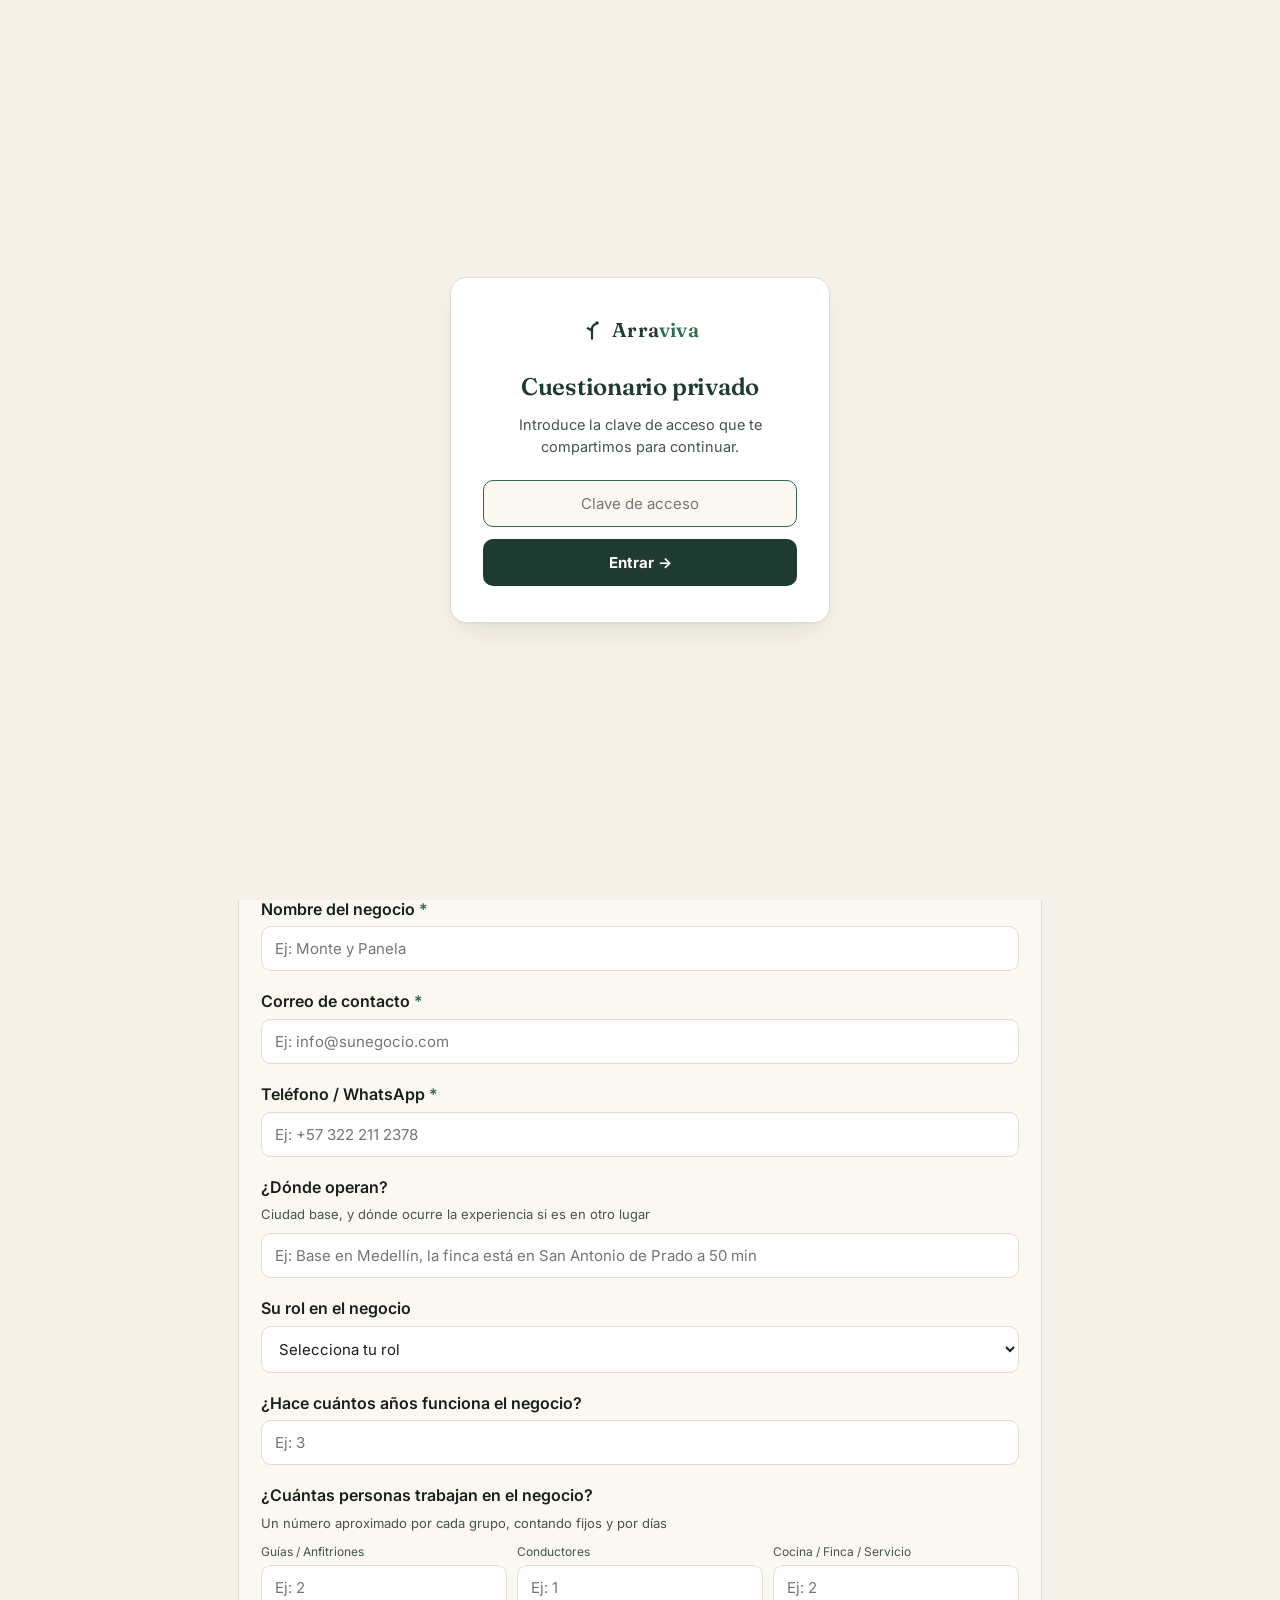
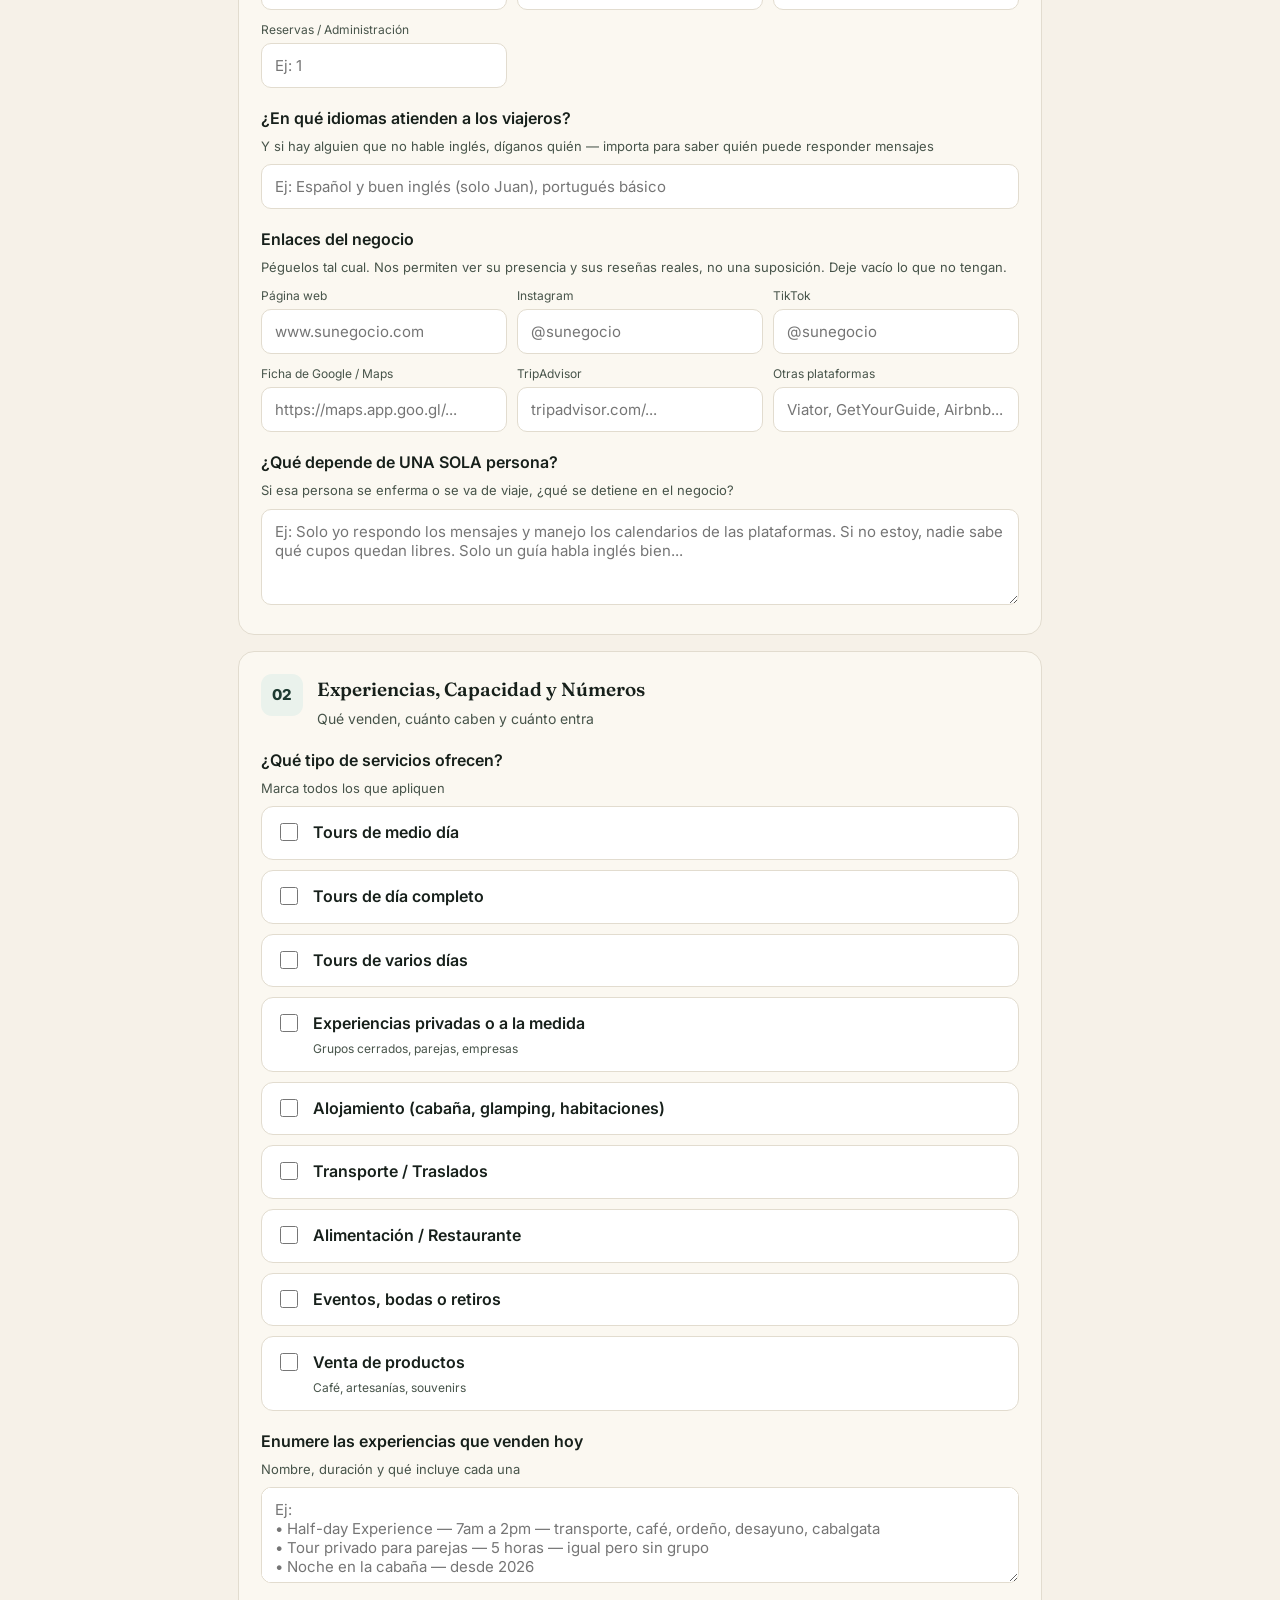
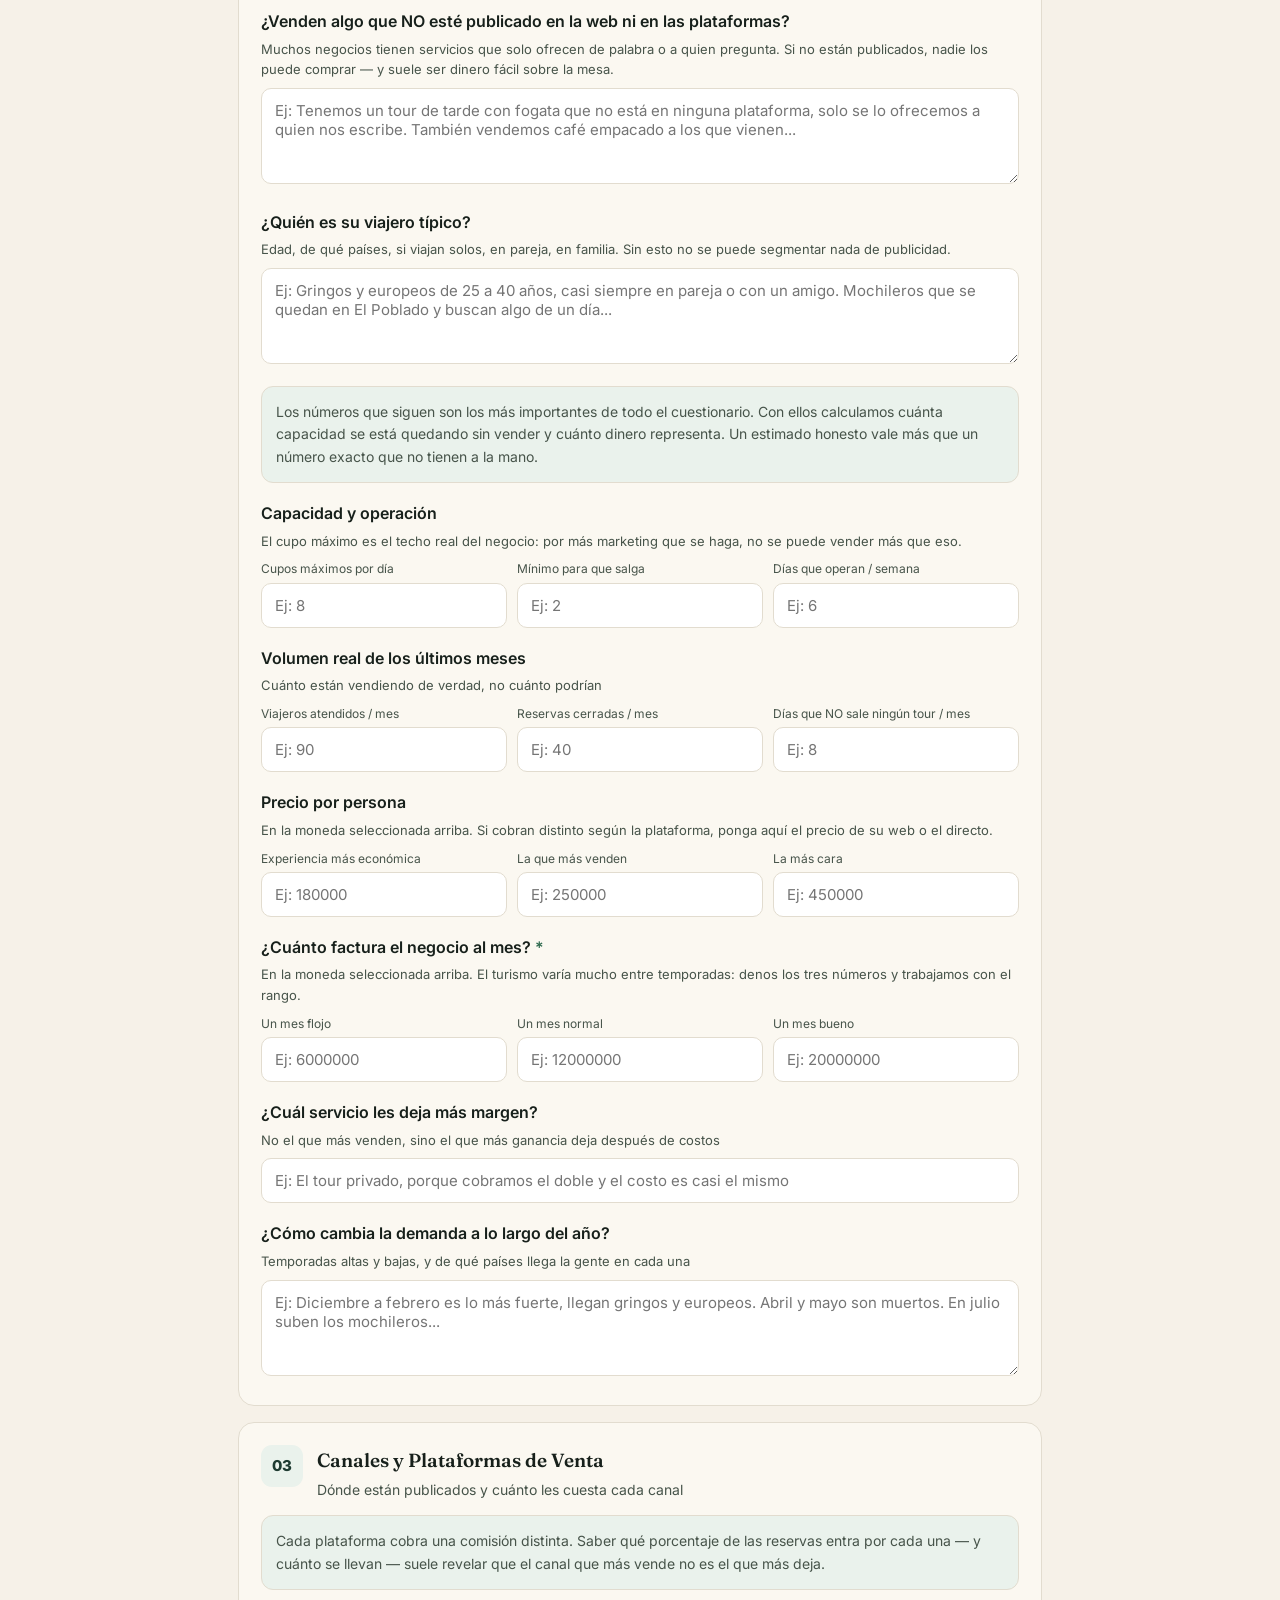
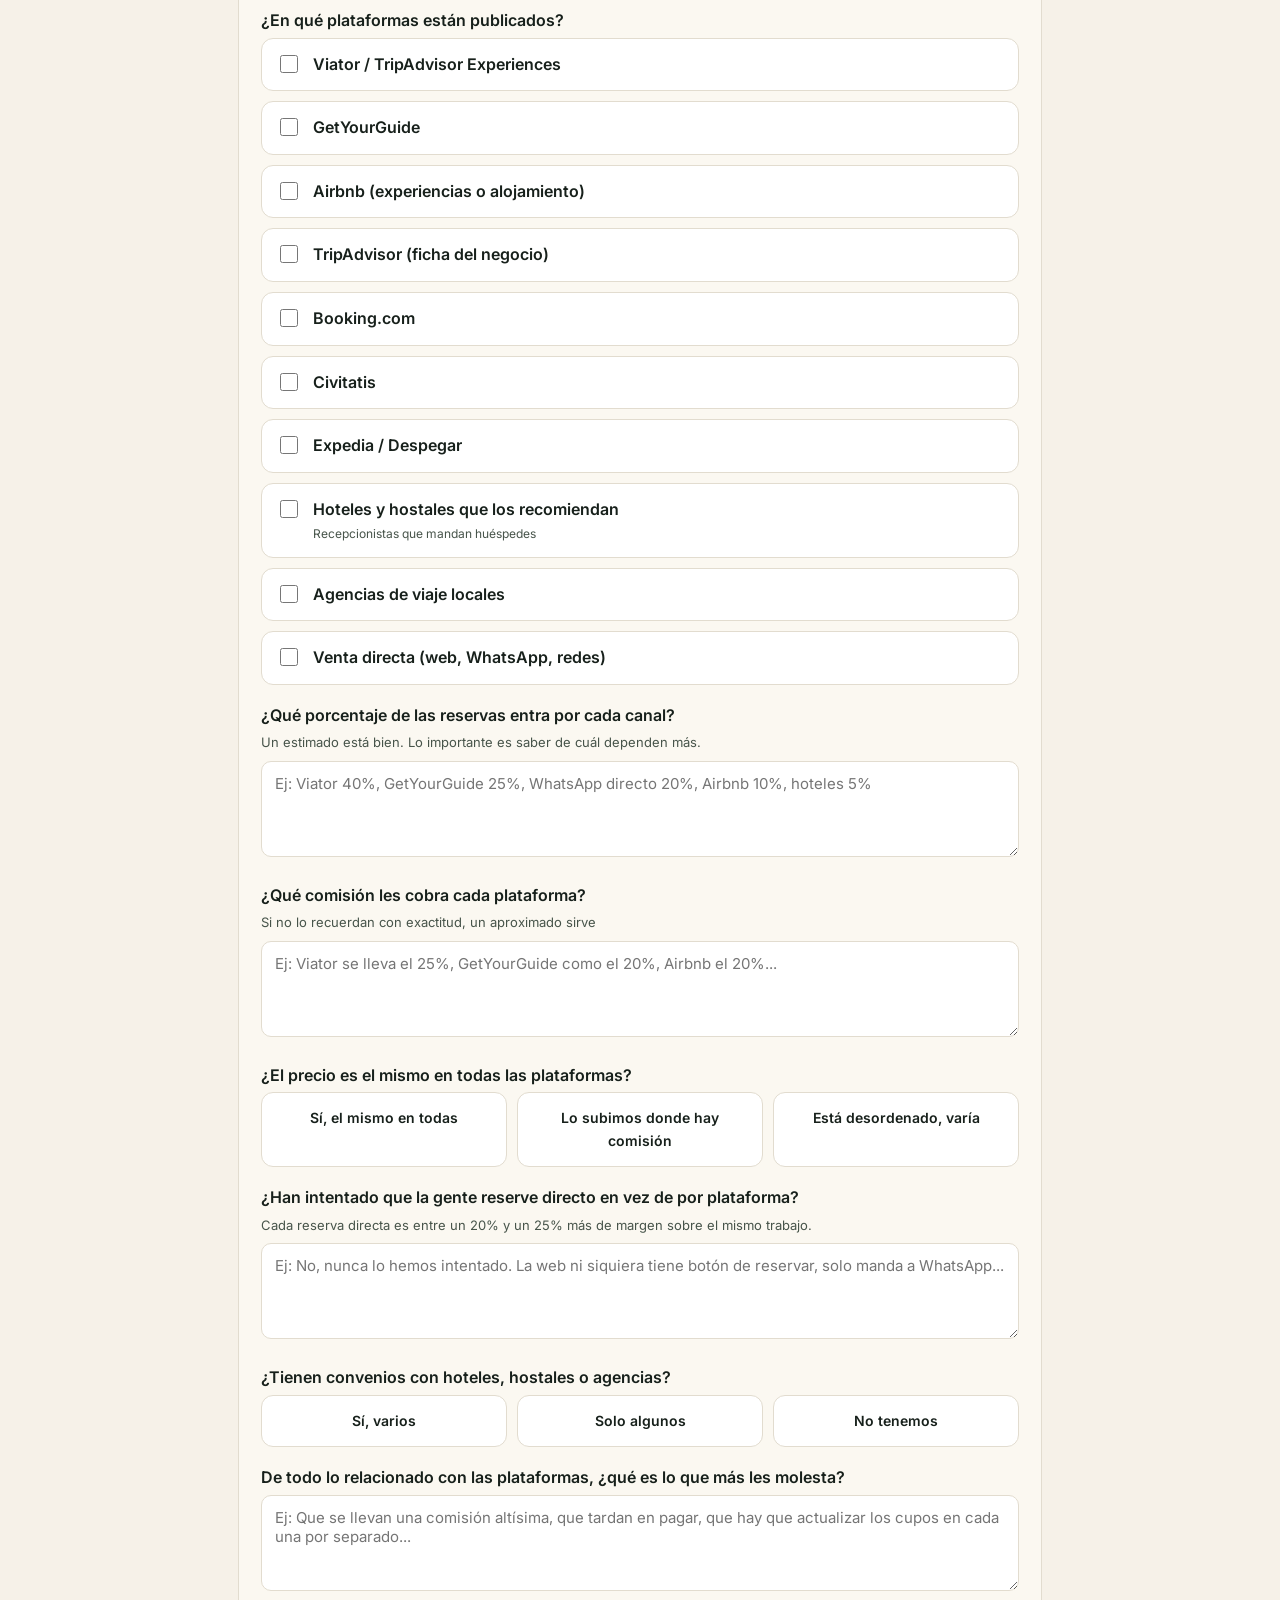
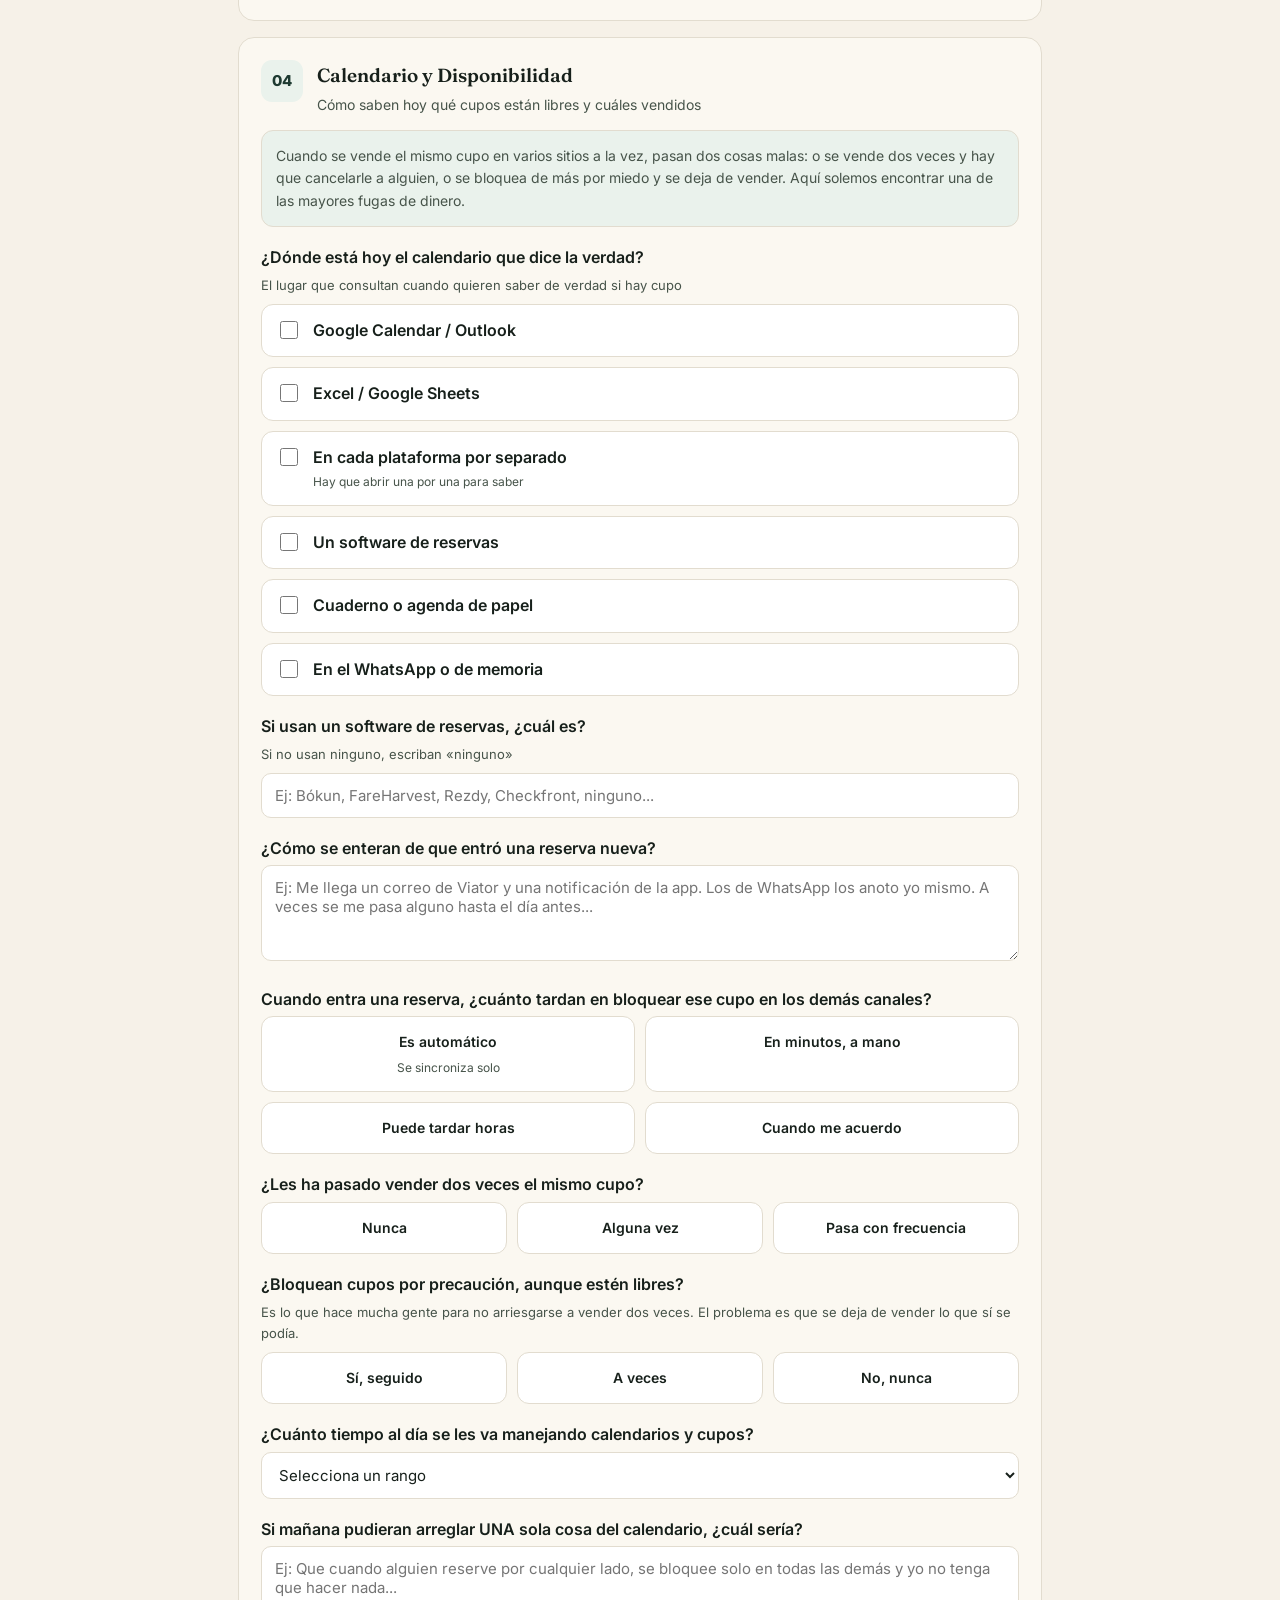
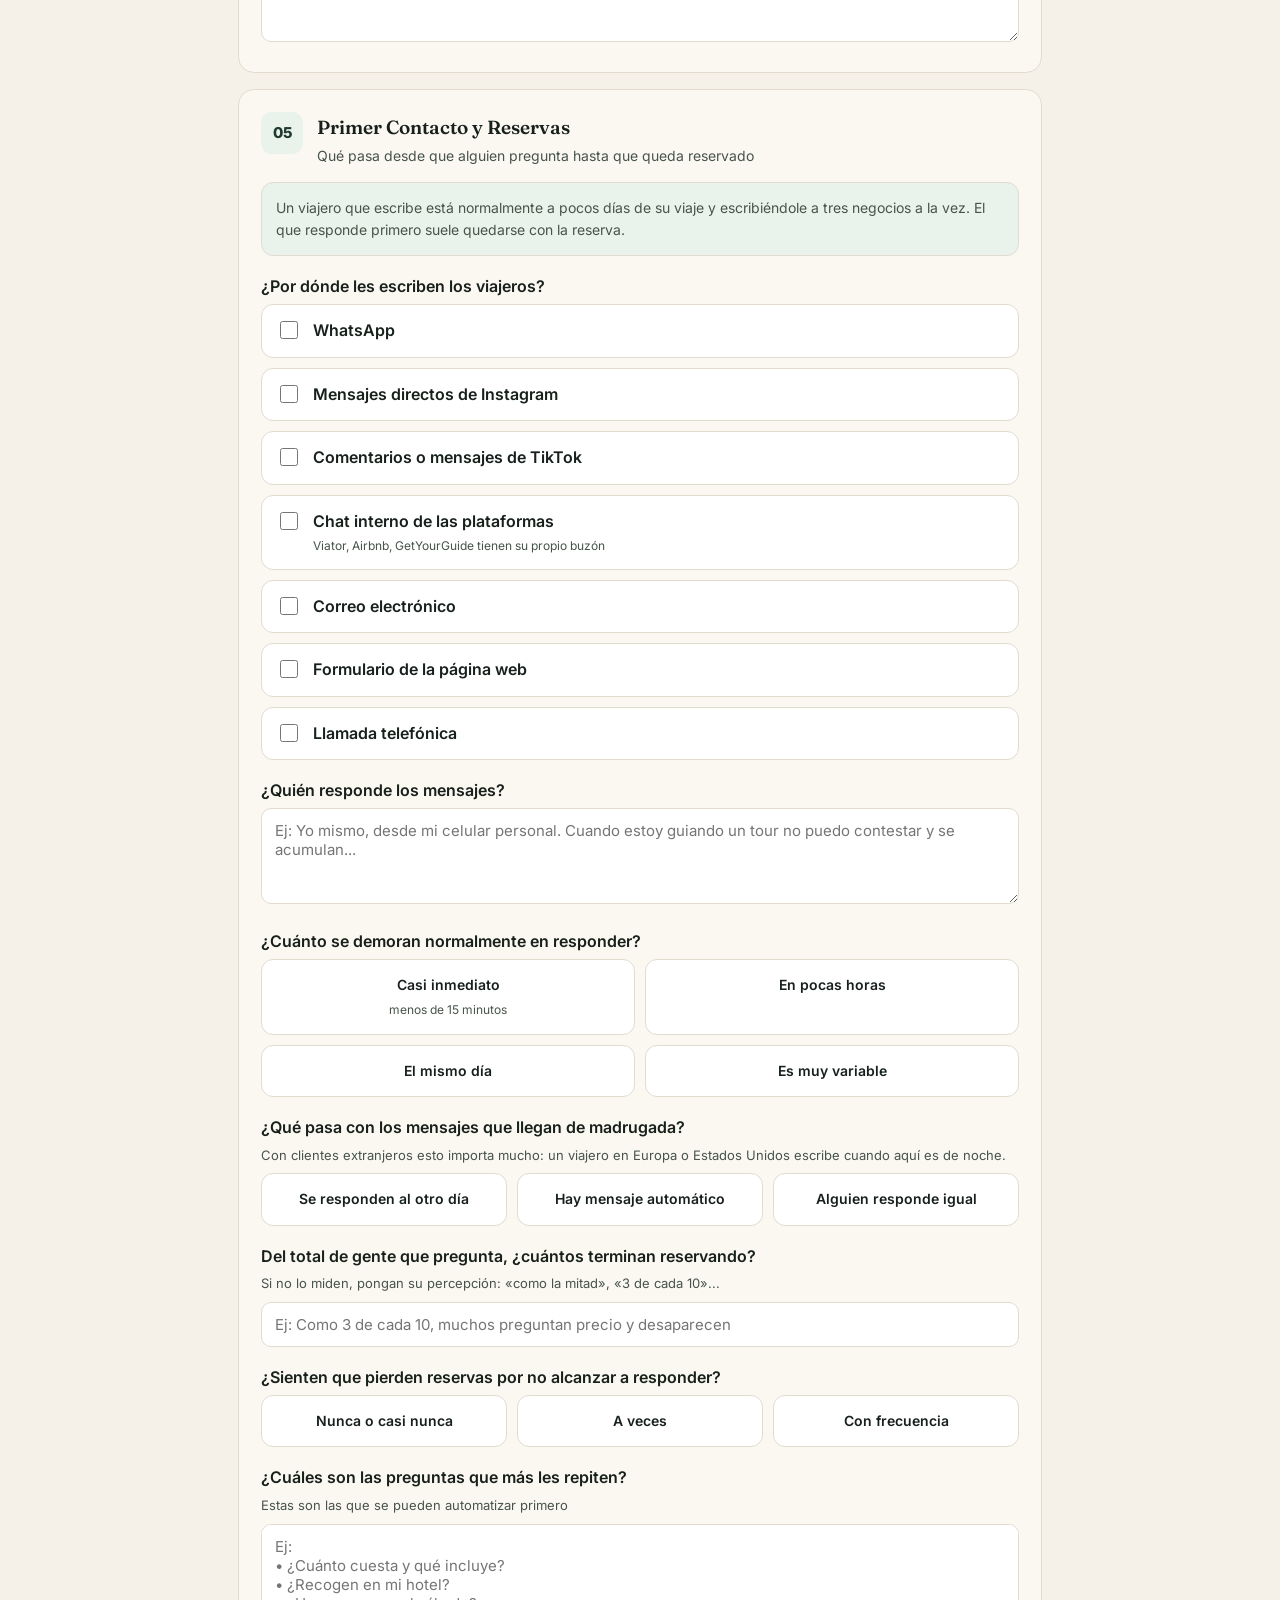
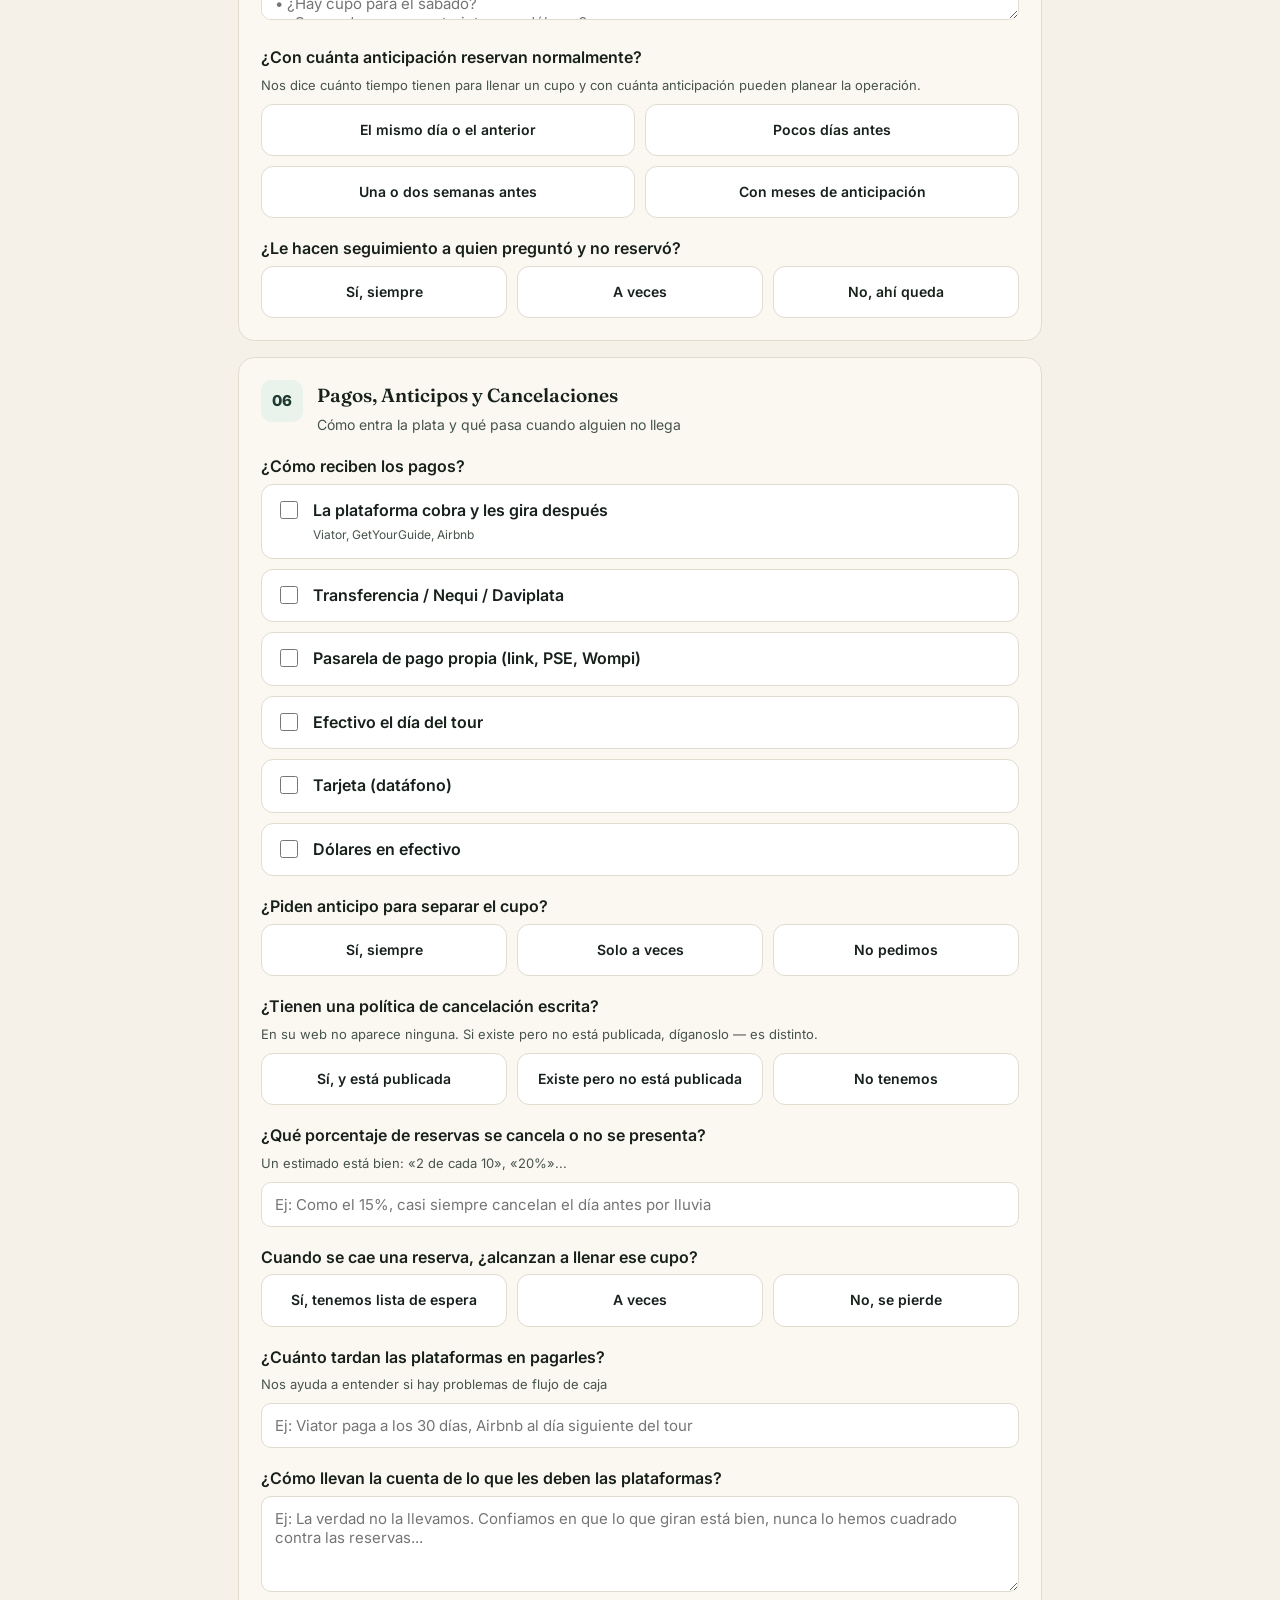
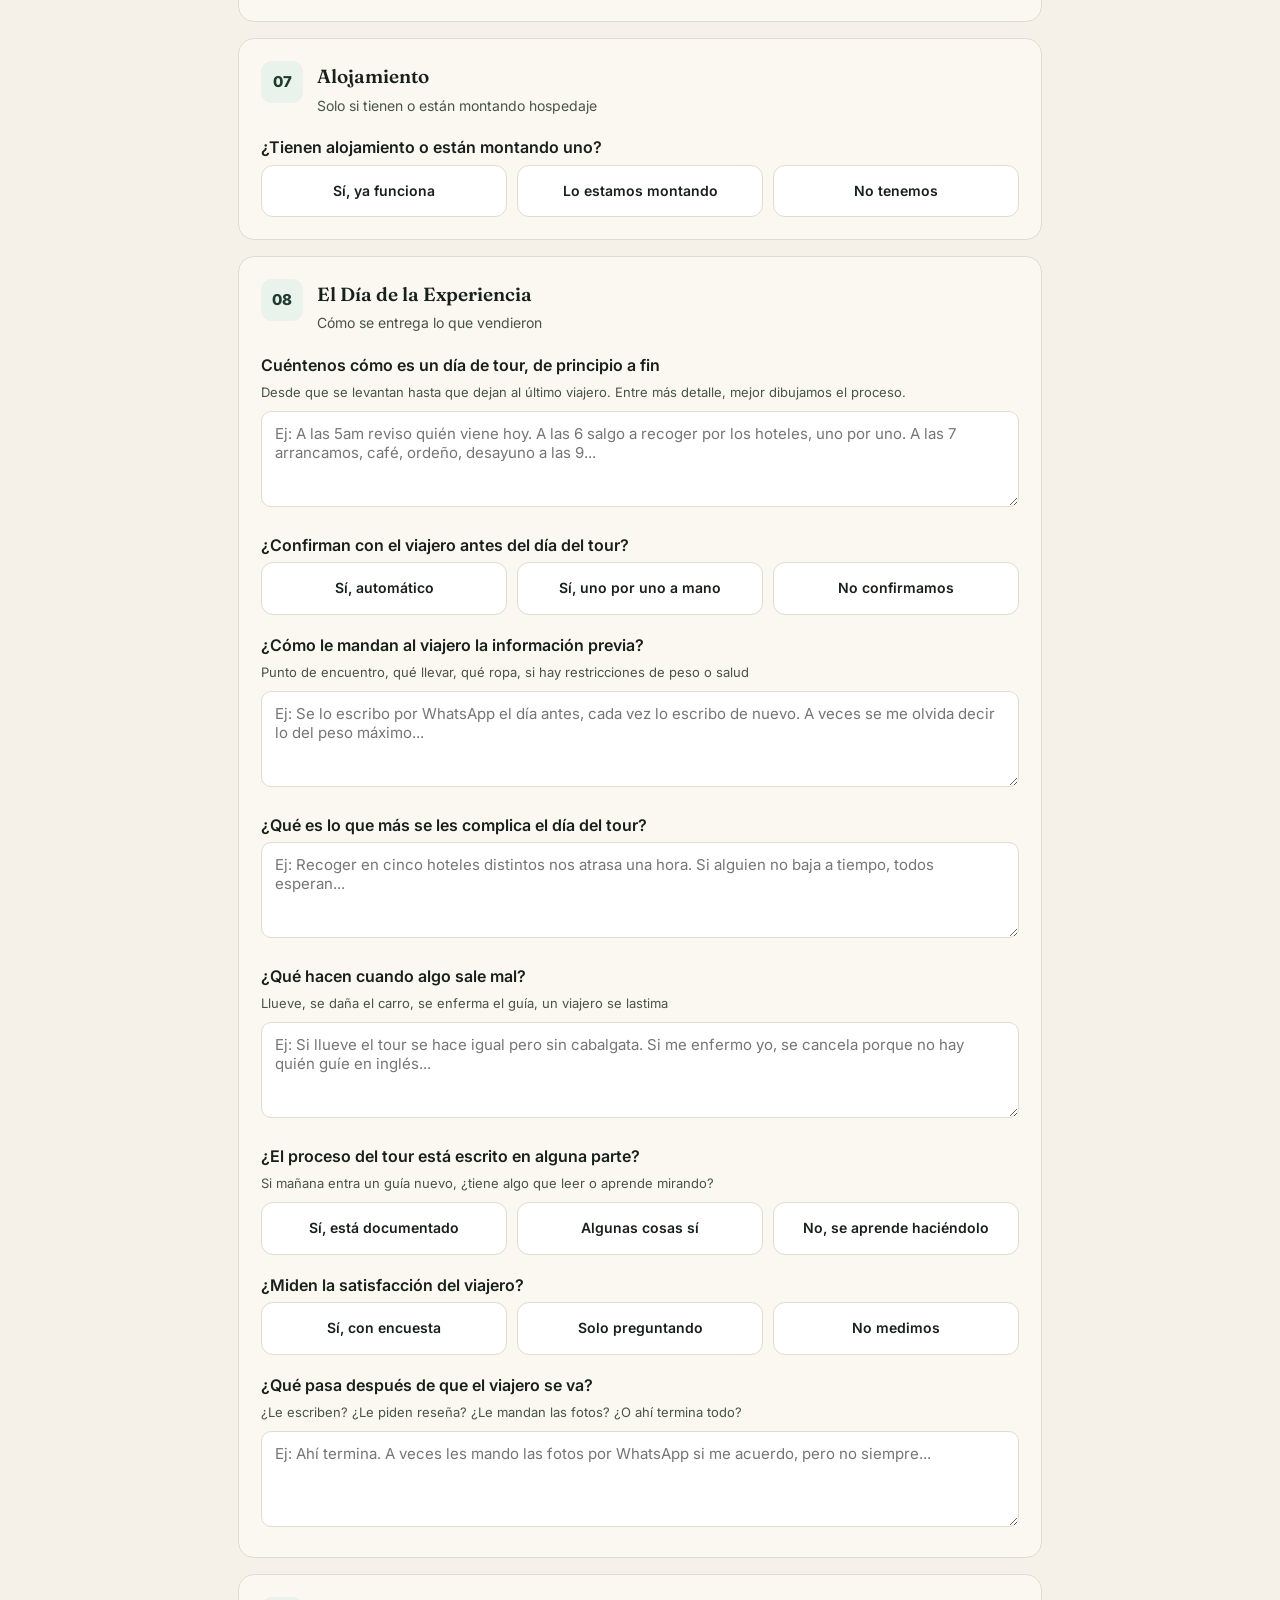
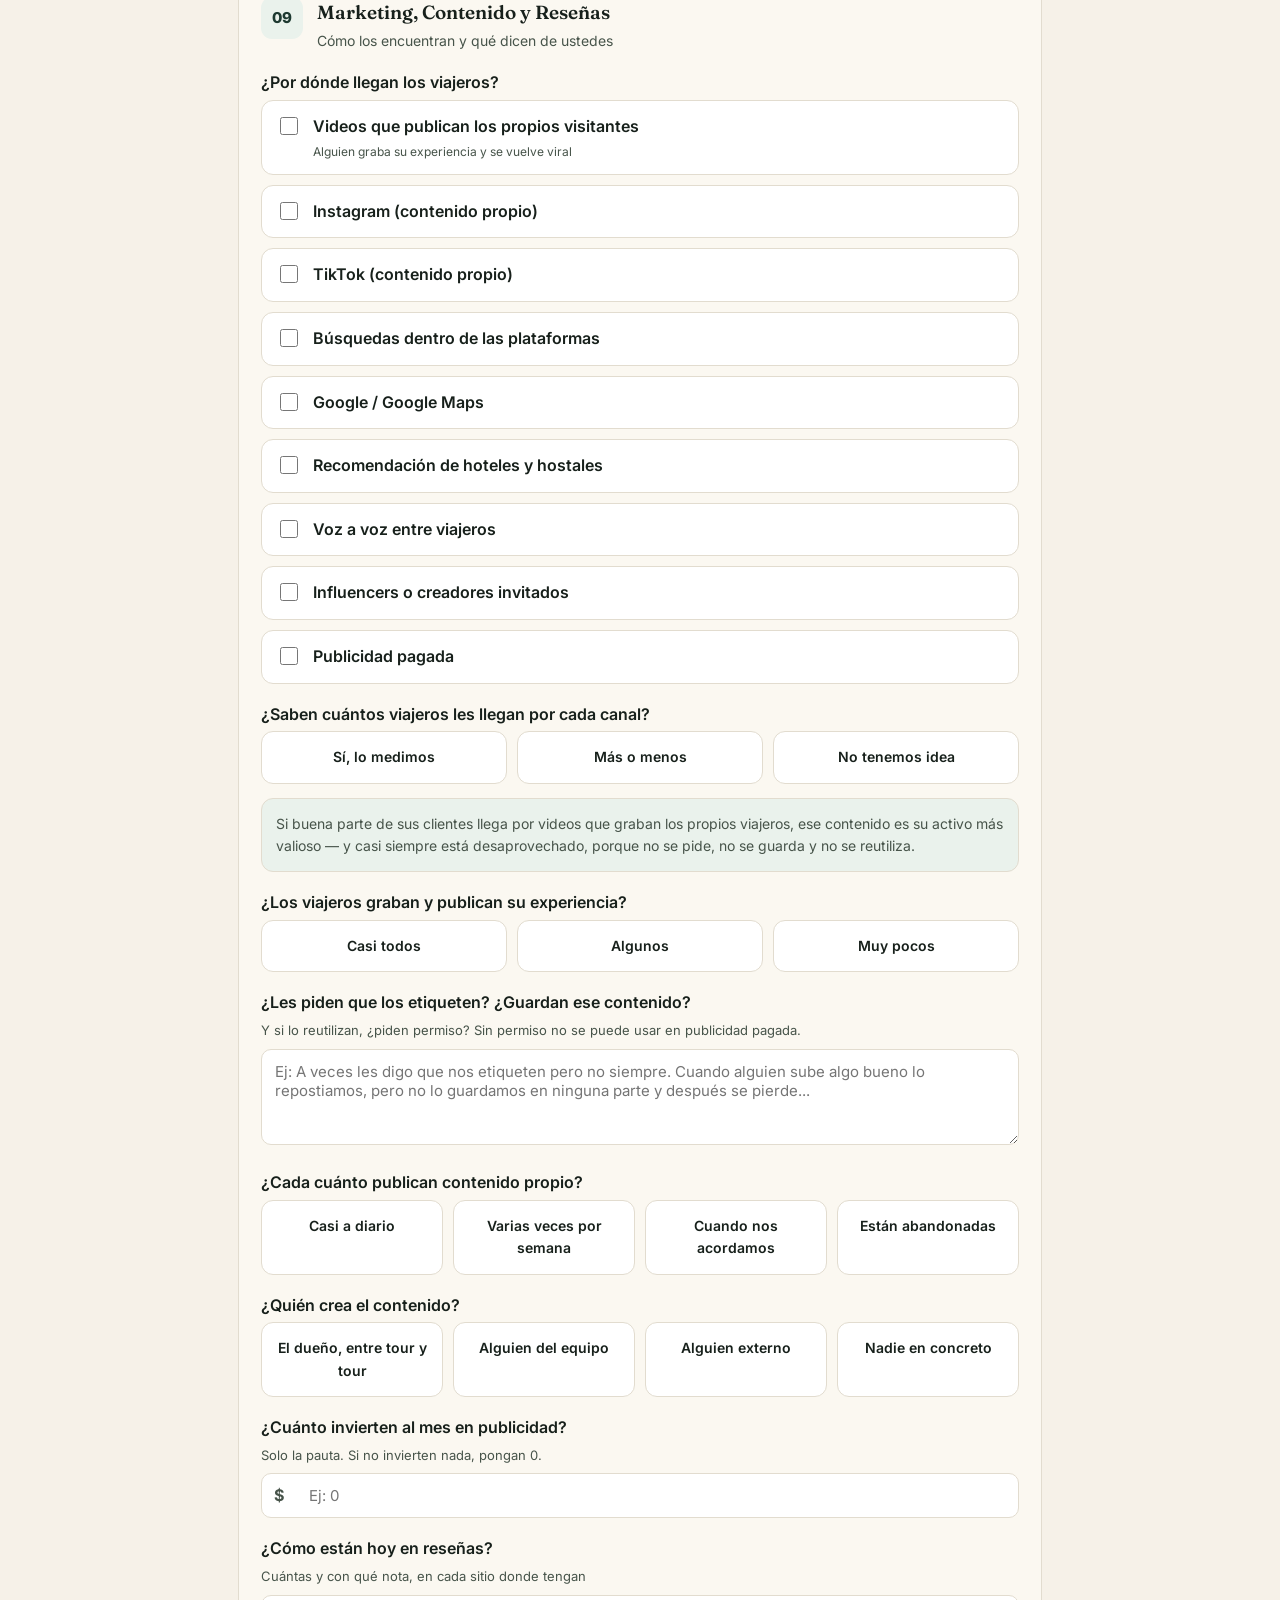
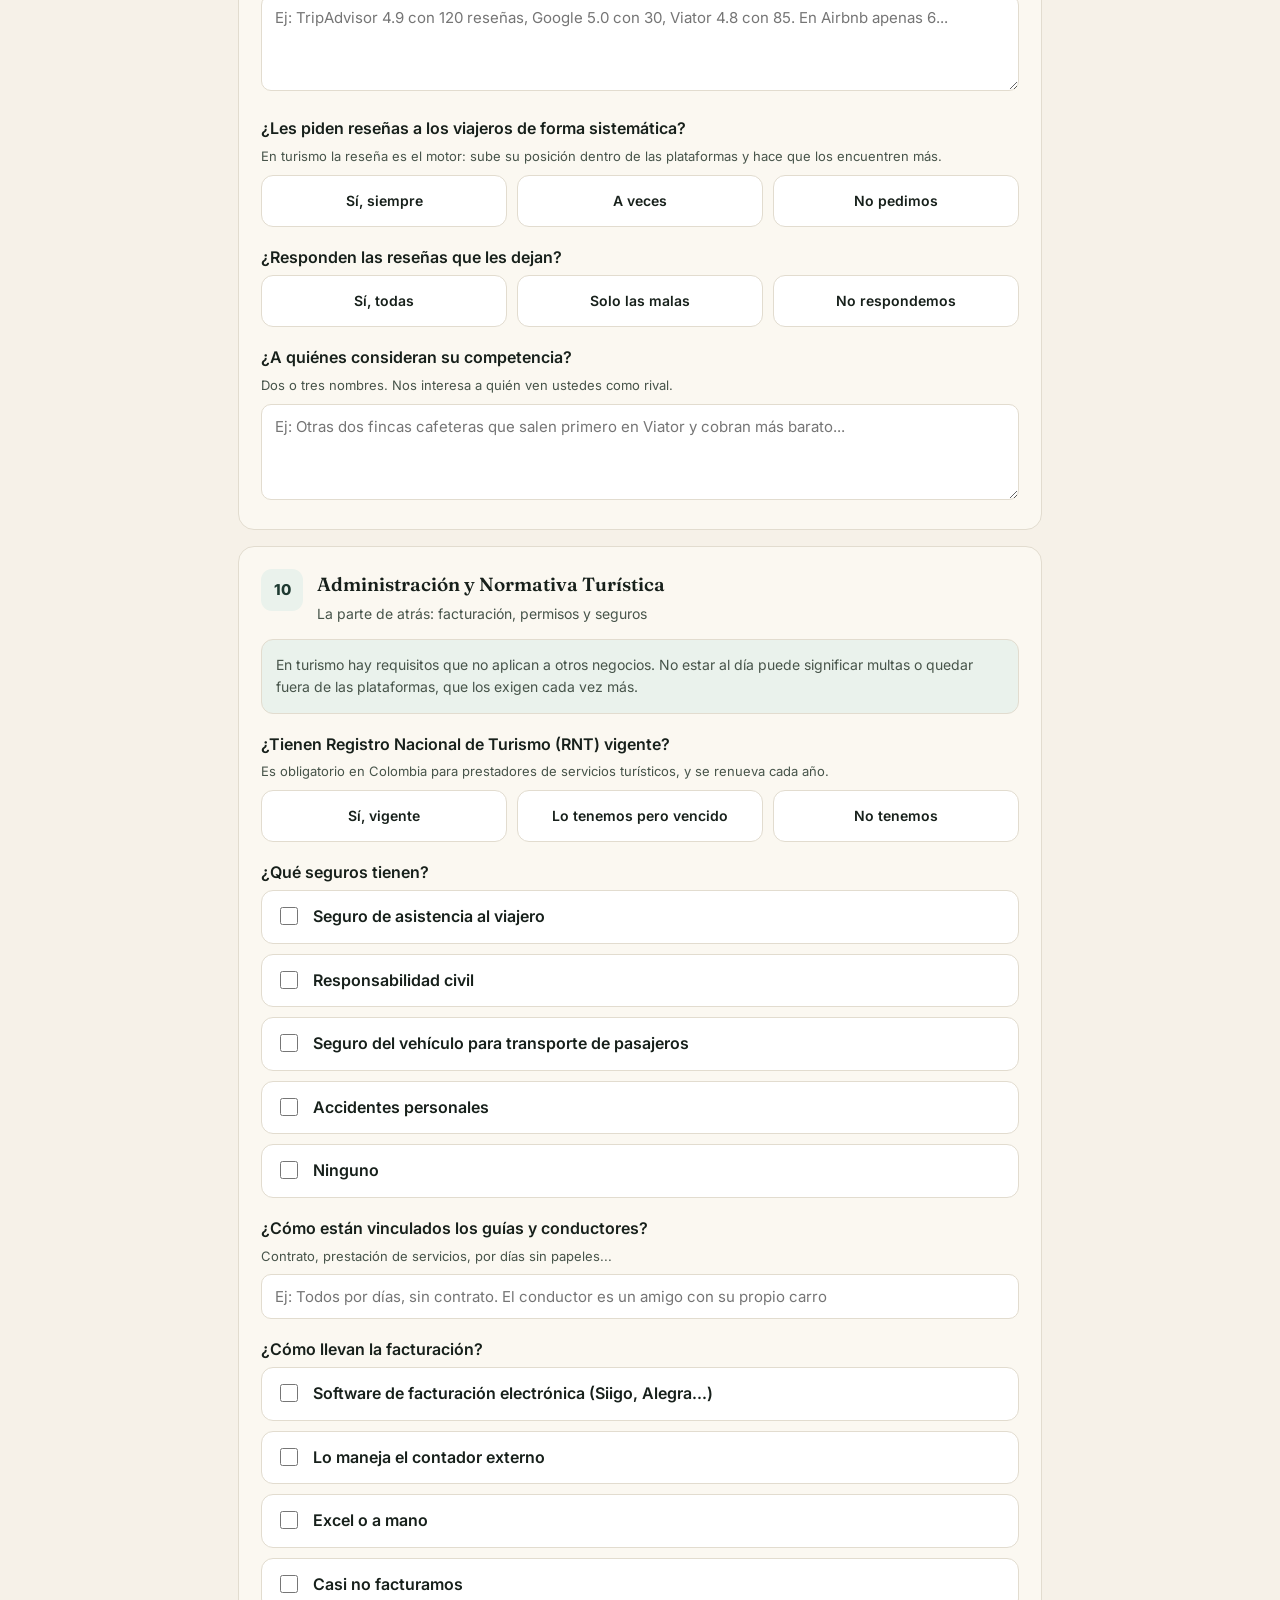
<file: cuestionarios/turismo.html>
<!DOCTYPE html>
<html lang="es">
<head>
<meta charset="UTF-8">
<meta name="viewport" content="width=device-width, initial-scale=1.0">
<meta name="robots" content="noindex">
<title>Cuestionario Empresa de Turismo · Diagnóstico</title>
<style>
  @import url('https://fonts.googleapis.com/css2?family=Fraunces:opsz,wght@9..144,500;9..144,600;9..144,700&family=Inter:wght@400;500;600;700&display=swap');
  /* =========================================================
     DIAGNÓSTICO PARA EMPRESAS DE TURISMO
     Tours, experiencias y alojamiento
     Branding Arraviva · Bilingüe ES/EN · Envío simple
     Config abajo del todo: EMAIL_DESTINO
     ========================================================= */
  :root{
    --bg:#f6f1e8; --card:#fbf8f1; --card-2:#ffffff; --border:#e2dccf;
    --text:#17201b; --muted:#47544A; --accent:#1e3a31; --accent-soft:#eaf2ec;
    --ok:#2F6B4F; --req:#2F6B4F; --tierra:#2F6B4F; --savia:#2F6B4F; --radius:16px;
  }
  *{box-sizing:border-box}
  body{margin:0; background:var(--bg); color:var(--text); font-family:'Inter',system-ui,-apple-system,"Segoe UI",Roboto,sans-serif; line-height:1.6;}
  h1,h2,.card-title h2,.intro-box h3{font-family:'Fraunces',Georgia,serif; font-weight:600;}
  .wrap{max-width:840px; margin:0 auto; padding:22px 18px 90px}
  header{display:flex; align-items:center; justify-content:space-between; gap:12px; padding:10px 0 26px; flex-wrap:wrap}
  .brand-name{font-family:'Fraunces',Georgia,serif; font-weight:700; font-size:20px; color:var(--text); letter-spacing:.2px}
  .header-right{display:flex; align-items:center; gap:10px}
  .tag{font-size:12px; color:var(--muted); border:1px solid var(--border); padding:6px 12px; border-radius:999px}
  .lang-toggle{display:inline-flex; border:1px solid var(--border); border-radius:999px; overflow:hidden; background:var(--card)}
  .lang-toggle button{border:none; background:transparent; color:var(--muted); font-family:inherit; font-weight:700; font-size:12px; padding:7px 13px; cursor:pointer}
  .lang-toggle button.active{background:var(--accent); color:#fff}
  .hero-badge{display:inline-block; font-size:12px; font-weight:700; color:var(--tierra); background:#EAF0EB; padding:6px 12px; border-radius:999px; margin-bottom:14px}
  h1{font-size:31px; margin:0 0 10px; letter-spacing:-.01em}
  .subtitle{color:var(--muted); margin:0 0 22px; font-size:16px}
  .intro-box{background:var(--card); border:1px solid var(--border); border-radius:var(--radius); padding:20px 22px; margin-bottom:22px}
  .intro-box h3{margin:0 0 8px; font-size:17px}
  .intro-box p{margin:0 0 12px; color:var(--muted); font-size:14px}
  .intro-list{display:grid; grid-template-columns:1fr 1fr; gap:6px 18px; margin:0; padding:0; list-style:none}
  .intro-list li{color:var(--muted); font-size:13px; padding-left:16px; position:relative}
  .intro-list li::before{content:"›"; position:absolute; left:0; color:var(--accent); font-weight:700}
  @media(max-width:560px){.intro-list{grid-template-columns:1fr}}
  .progress-wrapper{margin:6px 0 24px; position:sticky; top:0; background:var(--bg); padding:10px 0; z-index:5}
  .progress-info{display:flex; justify-content:space-between; font-size:13px; color:var(--muted); margin-bottom:6px}
  .progress-track{height:8px; background:var(--card-2); border:1px solid var(--border); border-radius:999px; overflow:hidden}
  .progress-bar{height:100%; width:0%; background:var(--accent); transition:width .3s ease}
  .form-card{background:var(--card); border:1px solid var(--border); border-radius:var(--radius); padding:22px; margin-bottom:16px}
  .card-header{display:flex; gap:14px; align-items:flex-start; margin-bottom:6px}
  .card-number{min-width:42px; height:42px; border-radius:11px; background:var(--accent-soft); color:var(--accent); display:grid; place-items:center; font-weight:800; font-size:15px}
  .card-title h2{margin:0; font-size:19px}
  .card-title p{margin:3px 0 0; color:var(--muted); font-size:14px}
  .field{margin-top:18px}
  .field-label{display:block; font-weight:600; margin-bottom:4px}
  .required{color:var(--req)}
  .field-hint{display:block; color:var(--muted); font-size:13px; margin-bottom:8px}
  .input,.textarea,.select{width:100%; background:var(--card-2); border:1px solid var(--border); color:var(--text); border-radius:10px; padding:12px 13px; font-size:15px; font-family:inherit}
  .textarea{min-height:96px; resize:vertical}
  .input:focus,.textarea:focus,.select:focus{outline:2px solid var(--accent); border-color:var(--accent)}
  .radio-grid{display:grid; gap:10px; grid-template-columns:repeat(auto-fit,minmax(150px,1fr))}
  .radio-grid-2{grid-template-columns:1fr 1fr}
  .radio-grid-3{grid-template-columns:1fr 1fr 1fr}
  @media(max-width:560px){.radio-grid,.radio-grid-2,.radio-grid-3{grid-template-columns:1fr 1fr}}
  .radio-box{display:flex; flex-direction:column; gap:4px; align-items:center; text-align:center; border:1px solid var(--border); background:var(--card-2); border-radius:12px; padding:14px 10px; cursor:pointer; transition:.15s}
  .radio-box:hover{border-color:var(--accent)}
  .radio-box input{display:none}
  .radio-box:has(input:checked){border-color:var(--accent); background:var(--accent-soft)}
  .radio-label-text{font-weight:600; font-size:14px}
  .radio-desc{font-size:12px; color:var(--muted)}
  .checkbox-list{display:grid; gap:10px}
  .checkbox-option{display:flex; gap:12px; align-items:flex-start; border:1px solid var(--border); background:var(--card-2); border-radius:12px; padding:13px 14px; cursor:pointer; transition:.15s}
  .checkbox-option:hover{border-color:var(--accent)}
  .checkbox-option:has(input:checked){border-color:var(--accent); background:var(--accent-soft)}
  .checkbox-option input{margin-top:3px; width:18px; height:18px; accent-color:var(--accent); flex:none}
  .checkbox-text{font-weight:600; display:block}
  .checkbox-desc{font-size:12px; color:var(--muted); display:block; margin-top:2px}
  .info-callout{background:var(--accent-soft); border:1px solid var(--border); border-radius:12px; padding:14px; margin:14px 0 4px; color:var(--muted); font-size:14px}
  .info-callout p{margin:0}
  .input-grid-3{display:grid; grid-template-columns:1fr 1fr 1fr; gap:10px}
  @media(max-width:560px){.input-grid-3{grid-template-columns:1fr}}
  .input-group-label{display:block; font-size:12px; color:var(--muted); margin-bottom:4px}
  .icon-input{display:flex; align-items:center; background:var(--card-2); border:1px solid var(--border); border-radius:10px; overflow:hidden}
  .icon-input:focus-within{outline:2px solid var(--accent); border-color:var(--accent)}
  .cur-symbol{padding:0 12px; color:var(--muted); font-weight:700}
  .icon-input .input{border:none; background:transparent; outline:none}
  .toolbar{display:flex; gap:12px; align-items:center; flex-wrap:wrap; background:var(--accent-soft); border:1px solid var(--border); border-radius:12px; padding:12px 14px; margin-bottom:16px}
  .toolbar label{font-weight:600; font-size:14px}
  .toolbar .select{max-width:240px}
  .conditional{display:none; border-left:2px solid var(--accent); padding-left:14px; margin-top:10px}
  .conditional.show{display:block}
  .conditional-title{font-size:13px; font-weight:700; color:var(--accent); margin-top:8px}
  .submit-section{margin-top:12px}
  .submit-btn{width:100%; border:none; cursor:pointer; background:var(--accent); color:#fff; font-size:16px; font-weight:700; padding:16px; border-radius:12px; font-family:inherit}
  .submit-btn:hover{opacity:.93}
  .result{display:none; text-align:center; padding:10px 0}
  .result.show{display:block}
  .result .check{width:66px; height:66px; margin:0 auto 14px; border-radius:50%; background:var(--ok); display:grid; place-items:center; color:#fff; font-size:34px}
  .result h2{margin:0 0 6px}
  .result p{color:var(--muted); max-width:540px; margin:0 auto 18px}
  .actions{display:flex; gap:10px; flex-wrap:wrap; justify-content:center; margin-bottom:18px}
  .btn{border:1px solid var(--border); background:var(--card-2); color:var(--text); padding:12px 18px; border-radius:10px; cursor:pointer; font-size:14px; font-weight:600; font-family:inherit}
  .btn.primary{background:var(--accent); color:#fff; border-color:var(--accent)}
  .btn:hover{opacity:.9}
  .preview{text-align:left; background:var(--card-2); border:1px solid var(--border); border-radius:10px; padding:14px; white-space:pre-wrap; font-family:ui-monospace,monospace; font-size:13px; max-height:320px; overflow:auto; color:var(--muted)}
</style>
<style>
#q-gate{position:fixed;inset:0;z-index:99999;background:#f6f1e8;display:flex;align-items:center;justify-content:center;padding:24px;font-family:'Inter',system-ui,sans-serif}
#q-gate.q-unlocked{display:none}
.q-gate__card{width:100%;max-width:380px;background:#fff;border:1px solid #e2dccf;border-radius:16px;padding:36px 32px;text-align:center;box-shadow:0 1px 2px rgba(23,32,27,.04),0 12px 28px -16px rgba(23,32,27,.2)}
.q-gate__logo{display:flex;align-items:center;justify-content:center;gap:9px;margin-bottom:22px}
.q-gate__logo .brand-name{font-family:'Fraunces',Georgia,serif;font-weight:600;font-size:20px;color:#1e3a31}
.q-gate__title{font-family:'Fraunces',Georgia,serif;font-weight:600;font-size:24px;color:#1e3a31;margin:0 0 8px}
.q-gate__sub{font-size:14.5px;line-height:1.5;color:#47544A;margin:0 0 22px}
#q-gate__input{width:100%;box-sizing:border-box;background:#fbf8f1;border:1px solid #e2dccf;border-radius:10px;padding:13px 15px;font-size:15px;font-family:inherit;color:#17201b;text-align:center}
#q-gate__input:focus{outline:none;border-color:#2F6B4F}
#q-gate__btn{width:100%;margin-top:12px;border:none;cursor:pointer;background:#1e3a31;color:#fff;font-size:15px;font-weight:700;padding:14px;border-radius:10px;font-family:inherit}
#q-gate__btn:hover{background:#2F6B4F}
#q-gate__error{margin:14px 0 0;font-size:13px;color:#2F6B4F;font-weight:600}
.viva{color:#2F6B4F}
</style>
</head>
<body>
<div id="q-gate">
  <div class="q-gate__card">
    <div class="q-gate__logo"><svg width="22" height="22" viewBox="0 0 20 20" fill="none" aria-hidden="true"><path d="M10 18 V8" stroke="#1E3A31" stroke-width="2" stroke-linecap="round"/><path d="M10 9 C10 6 12 5 14 4" stroke="#1E3A31" stroke-width="2" stroke-linecap="round"/><path d="M10 12 C10 10 8 9 6 8.5" stroke="#1E3A31" stroke-width="2" stroke-linecap="round"/><circle cx="14.6" cy="3.6" r="1.6" fill="#1E3A31"/></svg><span class="brand-name">Arra<span class="viva">viva</span></span></div>
    <h1 class="q-gate__title">Cuestionario privado</h1>
    <p class="q-gate__sub">Introduce la clave de acceso que te compartimos para continuar.</p>
    <form id="q-gate__form" autocomplete="off">
      <input id="q-gate__input" type="password" placeholder="Clave de acceso" aria-label="Clave de acceso">
      <button id="q-gate__btn" type="submit">Entrar &rarr;</button>
      <p id="q-gate__error" hidden>Clave incorrecta. Vuelve a intentarlo.</p>
    </form>
  </div>
</div>

<div class="wrap">

  <header>
    <div class="logo-slot" style="display:flex;align-items:center;gap:9px"><svg width="22" height="22" viewBox="0 0 20 20" fill="none" aria-hidden="true"><path d="M10 18 V8" stroke="#1E3A31" stroke-width="2" stroke-linecap="round"/><path d="M10 9 C10 6 12 5 14 4" stroke="#1E3A31" stroke-width="2" stroke-linecap="round"/><path d="M10 12 C10 10 8 9 6 8.5" stroke="#1E3A31" stroke-width="2" stroke-linecap="round"/><circle cx="14.6" cy="3.6" r="1.6" fill="#1E3A31"/></svg><span class="brand-name" style="font-family:'Fraunces',Georgia,serif;font-weight:600;font-size:20px;letter-spacing:.2px;color:#1e3a31">Arra<span class="viva">viva</span></span></div>
    <div class="header-right">
      <span class="tag" data-es="Fase de Incorporación" data-en="Onboarding Phase">Fase de Incorporación</span>
      <div class="lang-toggle">
        <button type="button" id="langEs" class="active" onclick="setLang('es')">ES</button>
        <button type="button" id="langEn" onclick="setLang('en')">EN</button>
      </div>
    </div>
  </header>

  <span class="hero-badge" data-es="Diagnóstico" data-en="Audit">Diagnóstico</span>
  <h1 data-es="Diagnóstico para Empresas de Turismo" data-en="Tourism Business Audit">Diagnóstico para Empresas de Turismo</h1>
  <p class="subtitle" data-es="Este cuestionario nos permite entender cómo funciona su operación hoy: cómo llegan los viajeros, cómo se reserva, cómo se manejan los cupos entre plataformas, cómo se entrega la experiencia y dónde se está perdiendo tiempo o dinero. Con eso preparamos un plan concreto de mejora y automatización." data-en="This questionnaire helps us understand how your operation works today: how travellers find you, how they book, how availability is managed across platforms, how the experience is delivered and where time or money is being lost. With that we prepare a concrete improvement and automation plan.">Este cuestionario nos permite entender cómo funciona su operación hoy: cómo llegan los viajeros, cómo se reserva, cómo se manejan los cupos entre plataformas, cómo se entrega la experiencia y dónde se está perdiendo tiempo o dinero. Con eso preparamos un plan concreto de mejora y automatización.</p>

  <div class="intro-box">
    <h3 data-es="¿Qué información necesitamos?" data-en="What information do we need?">¿Qué información necesitamos?</h3>
    <p data-es="No hay respuestas correctas ni incorrectas. Entre más honesto sea, mejor será el diagnóstico. Si algo no lo sabe con exactitud, ponga un estimado — es preferible a dejarlo vacío." data-en="There are no right or wrong answers. The more honest you are, the better the diagnosis. If you don't know something exactly, give an estimate — that's better than leaving it blank.">No hay respuestas correctas ni incorrectas. Entre más honesto sea, mejor será el diagnóstico. Si algo no lo sabe con exactitud, ponga un estimado — es preferible a dejarlo vacío.</p>
    <ul class="intro-list">
      <li data-es="Datos del negocio y equipo" data-en="Business details and team">Datos del negocio y equipo</li>
      <li data-es="Experiencias, capacidad y números" data-en="Experiences, capacity and numbers">Experiencias, capacidad y números</li>
      <li data-es="Canales y plataformas de venta" data-en="Sales channels and platforms">Canales y plataformas de venta</li>
      <li data-es="Calendario y disponibilidad" data-en="Calendar and availability">Calendario y disponibilidad</li>
      <li data-es="Primer contacto y reservas" data-en="First contact and bookings">Primer contacto y reservas</li>
      <li data-es="Pagos, anticipos y cancelaciones" data-en="Payments, deposits and cancellations">Pagos, anticipos y cancelaciones</li>
      <li data-es="Alojamiento (si aplica)" data-en="Accommodation (if applicable)">Alojamiento (si aplica)</li>
      <li data-es="El día de la experiencia" data-en="The day of the experience">El día de la experiencia</li>
      <li data-es="Marketing, contenido y reseñas" data-en="Marketing, content and reviews">Marketing, contenido y reseñas</li>
      <li data-es="Administración y normativa turística" data-en="Admin and tourism regulations">Administración y normativa turística</li>
      <li data-es="Herramientas y automatización" data-en="Tools and automation">Herramientas y automatización</li>
      <li data-es="Objetivos y expectativas" data-en="Goals and expectations">Objetivos y expectativas</li>
      <li data-es="Accesos, seguridad y respaldo" data-en="Access, security and backup">Accesos, seguridad y respaldo</li>
    </ul>
  </div>

  <div class="progress-wrapper">
    <div class="progress-info"><span data-es="Progreso del cuestionario" data-en="Questionnaire progress">Progreso del cuestionario</span><span id="progressCount">0 / 14</span></div>
    <div class="progress-track"><div class="progress-bar" id="bar"></div></div>
  </div>

  <form id="form">

    <div class="toolbar">
      <label for="currency" data-es="Moneda con la que trabajan:" data-en="Currency you work with:">Moneda con la que trabajan:</label>
      <select class="select" id="currency" name="Moneda">
        <option value="COP" data-es="COP — Peso colombiano ($)" data-en="COP — Colombian Peso ($)">COP — Peso colombiano ($)</option>
        <option value="USD" data-es="USD — Dólar ($)" data-en="USD — Dollar ($)">USD — Dólar ($)</option>
        <option value="EUR" data-es="EUR — Euro (€)" data-en="EUR — Euro (€)">EUR — Euro (€)</option>
      </select>
    </div>

    <!-- ===== 01 ===== -->
    <div class="form-card" data-section>
      <div class="card-header"><span class="card-number">01</span>
        <div class="card-title">
          <h2 data-es="Datos del Negocio y Equipo" data-en="Business Details and Team">Datos del Negocio y Equipo</h2>
          <p data-es="Información básica para entender el tamaño y la estructura" data-en="Basic information to understand size and structure">Información básica para entender el tamaño y la estructura</p></div></div>

      <div class="field"><label class="field-label"><span data-es="Nombre del negocio" data-en="Business name">Nombre del negocio</span> <span class="required">*</span></label>
        <input class="input" type="text" name="Nombre del negocio" required data-es-ph="Ej: Monte y Panela" data-en-ph="e.g. Monte y Panela"></div>

      <div class="field"><label class="field-label"><span data-es="Correo de contacto" data-en="Contact email">Correo de contacto</span> <span class="required">*</span></label>
        <input class="input" type="email" name="Correo de contacto" required data-es-ph="Ej: info@sunegocio.com" data-en-ph="e.g. info@yourbusiness.com"></div>

      <div class="field"><label class="field-label"><span data-es="Teléfono / WhatsApp" data-en="Phone / WhatsApp">Teléfono / WhatsApp</span> <span class="required">*</span></label>
        <input class="input" type="text" name="Teléfono / WhatsApp" required data-es-ph="Ej: +57 322 211 2378" data-en-ph="e.g. +57 322 211 2378"></div>

      <div class="field"><label class="field-label" data-es="¿Dónde operan?" data-en="Where do you operate?">¿Dónde operan?</label>
        <span class="field-hint" data-es="Ciudad base, y dónde ocurre la experiencia si es en otro lugar" data-en="Home city, and where the experience takes place if elsewhere">Ciudad base, y dónde ocurre la experiencia si es en otro lugar</span>
        <input class="input" type="text" name="Zona de operación" data-es-ph="Ej: Base en Medellín, la finca está en San Antonio de Prado a 50 min" data-en-ph="e.g. Based in Medellín, the farm is in San Antonio de Prado, 50 min away"></div>

      <div class="field"><label class="field-label" data-es="Su rol en el negocio" data-en="Your role in the business">Su rol en el negocio</label>
        <select class="select" name="Rol">
          <option value="" disabled selected data-es="Selecciona tu rol" data-en="Select your role">Selecciona tu rol</option>
          <option value="Propietario" data-es="Propietario / Fundador" data-en="Owner / Founder">Propietario / Fundador</option>
          <option value="Director" data-es="Director / Gerente" data-en="Director / Manager">Director / Gerente</option>
          <option value="Administrador" data-es="Administrador" data-en="Administrator">Administrador</option>
          <option value="Reservas" data-es="Encargado de reservas" data-en="Bookings manager">Encargado de reservas</option>
          <option value="Guía" data-es="Guía / Anfitrión" data-en="Guide / Host">Guía / Anfitrión</option>
          <option value="Marketing" data-es="Marketing" data-en="Marketing">Marketing</option>
          <option value="Otro" data-es="Otro" data-en="Other">Otro</option>
        </select></div>

      <div class="field"><label class="field-label" data-es="¿Hace cuántos años funciona el negocio?" data-en="How many years has the business been running?">¿Hace cuántos años funciona el negocio?</label>
        <input class="input" type="number" name="Años de funcionamiento" placeholder="Ej: 3"></div>

      <div class="field"><label class="field-label" data-es="¿Cuántas personas trabajan en el negocio?" data-en="How many people work in the business?">¿Cuántas personas trabajan en el negocio?</label>
        <span class="field-hint" data-es="Un número aproximado por cada grupo, contando fijos y por días" data-en="An approximate number for each group, counting full-time and per-day staff">Un número aproximado por cada grupo, contando fijos y por días</span>
        <div class="input-grid-3">
          <div class="input-group"><span class="input-group-label" data-es="Guías / Anfitriones" data-en="Guides / Hosts">Guías / Anfitriones</span><input class="input" type="number" name="Número de guías" placeholder="Ej: 2"></div>
          <div class="input-group"><span class="input-group-label" data-es="Conductores" data-en="Drivers">Conductores</span><input class="input" type="number" name="Número de conductores" placeholder="Ej: 1"></div>
          <div class="input-group"><span class="input-group-label" data-es="Cocina / Finca / Servicio" data-en="Kitchen / Farm / Service">Cocina / Finca / Servicio</span><input class="input" type="number" name="Número de personal de servicio" placeholder="Ej: 2"></div>
          <div class="input-group"><span class="input-group-label" data-es="Reservas / Administración" data-en="Bookings / Admin">Reservas / Administración</span><input class="input" type="number" name="Número de administrativos" placeholder="Ej: 1"></div>
        </div></div>

      <div class="field"><label class="field-label" data-es="¿En qué idiomas atienden a los viajeros?" data-en="In which languages do you serve travellers?">¿En qué idiomas atienden a los viajeros?</label>
        <span class="field-hint" data-es="Y si hay alguien que no hable inglés, díganos quién — importa para saber quién puede responder mensajes" data-en="And if someone doesn't speak English, tell us who — it matters to know who can answer messages">Y si hay alguien que no hable inglés, díganos quién — importa para saber quién puede responder mensajes</span>
        <input class="input" type="text" name="Idiomas de atención" data-es-ph="Ej: Español y buen inglés (solo Juan), portugués básico" data-en-ph="e.g. Spanish and good English (only Juan), basic Portuguese"></div>

      <div class="field"><label class="field-label" data-es="Enlaces del negocio" data-en="Business links">Enlaces del negocio</label>
        <span class="field-hint" data-es="Péguelos tal cual. Nos permiten ver su presencia y sus reseñas reales, no una suposición. Deje vacío lo que no tengan." data-en="Paste them as they are. They let us see your real presence and reviews, not a guess. Leave blank what you don't have.">Péguelos tal cual. Nos permiten ver su presencia y sus reseñas reales, no una suposición. Deje vacío lo que no tengan.</span>
        <div class="input-grid-3">
          <div class="input-group"><span class="input-group-label" data-es="Página web" data-en="Website">Página web</span><input class="input" type="text" name="Link página web" placeholder="www.sunegocio.com"></div>
          <div class="input-group"><span class="input-group-label" data-es="Instagram" data-en="Instagram">Instagram</span><input class="input" type="text" name="Link Instagram" placeholder="@sunegocio"></div>
          <div class="input-group"><span class="input-group-label" data-es="TikTok" data-en="TikTok">TikTok</span><input class="input" type="text" name="Link TikTok" placeholder="@sunegocio"></div>
          <div class="input-group"><span class="input-group-label" data-es="Ficha de Google / Maps" data-en="Google Business / Maps">Ficha de Google / Maps</span><input class="input" type="text" name="Link Google Maps" placeholder="https://maps.app.goo.gl/..."></div>
          <div class="input-group"><span class="input-group-label" data-es="TripAdvisor" data-en="TripAdvisor">TripAdvisor</span><input class="input" type="text" name="Link TripAdvisor" placeholder="tripadvisor.com/..."></div>
          <div class="input-group"><span class="input-group-label" data-es="Otras plataformas" data-en="Other platforms">Otras plataformas</span><input class="input" type="text" name="Link otras plataformas" placeholder="Viator, GetYourGuide, Airbnb..."></div>
        </div></div>

      <div class="field"><label class="field-label" data-es="¿Qué depende de UNA SOLA persona?" data-en="What depends on a SINGLE person?">¿Qué depende de UNA SOLA persona?</label>
        <span class="field-hint" data-es="Si esa persona se enferma o se va de viaje, ¿qué se detiene en el negocio?" data-en="If that person gets sick or travels, what stops in the business?">Si esa persona se enferma o se va de viaje, ¿qué se detiene en el negocio?</span>
        <textarea class="textarea" name="Dependencia de una persona" data-es-ph="Ej: Solo yo respondo los mensajes y manejo los calendarios de las plataformas. Si no estoy, nadie sabe qué cupos quedan libres. Solo un guía habla inglés bien..." data-en-ph="e.g. Only I answer messages and manage the platform calendars. If I'm away, nobody knows what slots are free. Only one guide speaks good English..."></textarea></div>
    </div>

    <!-- ===== 02 ===== -->
    <div class="form-card" data-section>
      <div class="card-header"><span class="card-number">02</span>
        <div class="card-title">
          <h2 data-es="Experiencias, Capacidad y Números" data-en="Experiences, Capacity and Numbers">Experiencias, Capacidad y Números</h2>
          <p data-es="Qué venden, cuánto caben y cuánto entra" data-en="What you sell, how many fit and how much comes in">Qué venden, cuánto caben y cuánto entra</p></div></div>

      <div class="field"><label class="field-label" data-es="¿Qué tipo de servicios ofrecen?" data-en="What kind of services do you offer?">¿Qué tipo de servicios ofrecen?</label>
        <span class="field-hint" data-es="Marca todos los que apliquen" data-en="Check all that apply">Marca todos los que apliquen</span>
        <div class="checkbox-list">
          <label class="checkbox-option"><input type="checkbox" name="Tipo de servicios" value="Tour medio día"><span class="checkbox-text" data-es="Tours de medio día" data-en="Half-day tours">Tours de medio día</span></label>
          <label class="checkbox-option"><input type="checkbox" name="Tipo de servicios" value="Tour día completo"><span class="checkbox-text" data-es="Tours de día completo" data-en="Full-day tours">Tours de día completo</span></label>
          <label class="checkbox-option"><input type="checkbox" name="Tipo de servicios" value="Tour varios días"><span class="checkbox-text" data-es="Tours de varios días" data-en="Multi-day tours">Tours de varios días</span></label>
          <label class="checkbox-option"><input type="checkbox" name="Tipo de servicios" value="Tour privado"><div class="checkbox-content"><span class="checkbox-text" data-es="Experiencias privadas o a la medida" data-en="Private or custom experiences">Experiencias privadas o a la medida</span><span class="checkbox-desc" data-es="Grupos cerrados, parejas, empresas" data-en="Closed groups, couples, companies">Grupos cerrados, parejas, empresas</span></div></label>
          <label class="checkbox-option"><input type="checkbox" name="Tipo de servicios" value="Alojamiento"><span class="checkbox-text" data-es="Alojamiento (cabaña, glamping, habitaciones)" data-en="Accommodation (cabin, glamping, rooms)">Alojamiento (cabaña, glamping, habitaciones)</span></label>
          <label class="checkbox-option"><input type="checkbox" name="Tipo de servicios" value="Transporte"><span class="checkbox-text" data-es="Transporte / Traslados" data-en="Transport / Transfers">Transporte / Traslados</span></label>
          <label class="checkbox-option"><input type="checkbox" name="Tipo de servicios" value="Alimentación"><span class="checkbox-text" data-es="Alimentación / Restaurante" data-en="Food / Restaurant">Alimentación / Restaurante</span></label>
          <label class="checkbox-option"><input type="checkbox" name="Tipo de servicios" value="Eventos"><span class="checkbox-text" data-es="Eventos, bodas o retiros" data-en="Events, weddings or retreats">Eventos, bodas o retiros</span></label>
          <label class="checkbox-option"><input type="checkbox" name="Tipo de servicios" value="Venta de productos"><div class="checkbox-content"><span class="checkbox-text" data-es="Venta de productos" data-en="Product sales">Venta de productos</span><span class="checkbox-desc" data-es="Café, artesanías, souvenirs" data-en="Coffee, crafts, souvenirs">Café, artesanías, souvenirs</span></div></label>
        </div></div>

      <div class="field"><label class="field-label" data-es="Enumere las experiencias que venden hoy" data-en="List the experiences you sell today">Enumere las experiencias que venden hoy</label>
        <span class="field-hint" data-es="Nombre, duración y qué incluye cada una" data-en="Name, duration and what each includes">Nombre, duración y qué incluye cada una</span>
        <textarea class="textarea" name="Catálogo de experiencias" data-es-ph="Ej:
• Half-day Experience — 7am a 2pm — transporte, café, ordeño, desayuno, cabalgata
• Tour privado para parejas — 5 horas — igual pero sin grupo
• Noche en la cabaña — desde 2026" data-en-ph="e.g.:
• Half-day Experience — 7am to 2pm — transport, coffee, milking, breakfast, horse ride
• Private couples tour — 5 hours — same but no group
• Night at the cabin — from 2026"></textarea></div>

      <div class="field"><label class="field-label" data-es="¿Venden algo que NO esté publicado en la web ni en las plataformas?" data-en="Do you sell anything that is NOT listed on your website or the platforms?">¿Venden algo que NO esté publicado en la web ni en las plataformas?</label>
        <span class="field-hint" data-es="Muchos negocios tienen servicios que solo ofrecen de palabra o a quien pregunta. Si no están publicados, nadie los puede comprar — y suele ser dinero fácil sobre la mesa." data-en="Many businesses have services they only offer verbally or to those who ask. If they aren't listed, nobody can buy them — and it's usually easy money left on the table.">Muchos negocios tienen servicios que solo ofrecen de palabra o a quien pregunta. Si no están publicados, nadie los puede comprar — y suele ser dinero fácil sobre la mesa.</span>
        <textarea class="textarea" name="Servicios no publicados" data-es-ph="Ej: Tenemos un tour de tarde con fogata que no está en ninguna plataforma, solo se lo ofrecemos a quien nos escribe. También vendemos café empacado a los que vienen..." data-en-ph="e.g. We have an afternoon tour with a bonfire that isn't on any platform, we only offer it to people who message us. We also sell packaged coffee to visitors..."></textarea></div>

      <div class="field"><label class="field-label" data-es="¿Quién es su viajero típico?" data-en="Who is your typical traveller?">¿Quién es su viajero típico?</label>
        <span class="field-hint" data-es="Edad, de qué países, si viajan solos, en pareja, en familia. Sin esto no se puede segmentar nada de publicidad." data-en="Age, which countries, whether they travel alone, as a couple or family. Without this no advertising can be targeted.">Edad, de qué países, si viajan solos, en pareja, en familia. Sin esto no se puede segmentar nada de publicidad.</span>
        <textarea class="textarea" name="Viajero típico" data-es-ph="Ej: Gringos y europeos de 25 a 40 años, casi siempre en pareja o con un amigo. Mochileros que se quedan en El Poblado y buscan algo de un día..." data-en-ph="e.g. Americans and Europeans aged 25 to 40, usually as a couple or with a friend. Backpackers staying in El Poblado looking for a day trip..."></textarea></div>

      <div class="info-callout"><p data-es="Los números que siguen son los más importantes de todo el cuestionario. Con ellos calculamos cuánta capacidad se está quedando sin vender y cuánto dinero representa. Un estimado honesto vale más que un número exacto que no tienen a la mano." data-en="The numbers that follow are the most important in the whole questionnaire. With them we calculate how much capacity is going unsold and how much money that represents. An honest estimate is worth more than an exact figure you don't have at hand.">Los números que siguen son los más importantes de todo el cuestionario. Con ellos calculamos cuánta capacidad se está quedando sin vender y cuánto dinero representa. Un estimado honesto vale más que un número exacto que no tienen a la mano.</p></div>

      <div class="field"><label class="field-label" data-es="Capacidad y operación" data-en="Capacity and operation">Capacidad y operación</label>
        <span class="field-hint" data-es="El cupo máximo es el techo real del negocio: por más marketing que se haga, no se puede vender más que eso." data-en="Maximum capacity is the real ceiling of the business: no matter how much marketing you do, you can't sell more than that.">El cupo máximo es el techo real del negocio: por más marketing que se haga, no se puede vender más que eso.</span>
        <div class="input-grid-3">
          <div class="input-group"><span class="input-group-label" data-es="Cupos máximos por día" data-en="Maximum slots per day">Cupos máximos por día</span><input class="input" type="number" name="Cupos máximos por día" placeholder="Ej: 8"></div>
          <div class="input-group"><span class="input-group-label" data-es="Mínimo para que salga" data-en="Minimum to run">Mínimo para que salga</span><input class="input" type="number" name="Cupo mínimo para operar" placeholder="Ej: 2"></div>
          <div class="input-group"><span class="input-group-label" data-es="Días que operan / semana" data-en="Days operating / week">Días que operan / semana</span><input class="input" type="number" name="Días de operación por semana" placeholder="Ej: 6"></div>
        </div></div>

      <div class="field"><label class="field-label" data-es="Volumen real de los últimos meses" data-en="Actual volume in recent months">Volumen real de los últimos meses</label>
        <span class="field-hint" data-es="Cuánto están vendiendo de verdad, no cuánto podrían" data-en="How much you're actually selling, not how much you could">Cuánto están vendiendo de verdad, no cuánto podrían</span>
        <div class="input-grid-3">
          <div class="input-group"><span class="input-group-label" data-es="Viajeros atendidos / mes" data-en="Travellers served / month">Viajeros atendidos / mes</span><input class="input" type="number" name="Viajeros por mes" placeholder="Ej: 90"></div>
          <div class="input-group"><span class="input-group-label" data-es="Reservas cerradas / mes" data-en="Bookings closed / month">Reservas cerradas / mes</span><input class="input" type="number" name="Reservas por mes" placeholder="Ej: 40"></div>
          <div class="input-group"><span class="input-group-label" data-es="Días que NO sale ningún tour / mes" data-en="Days with NO tour running / month">Días que NO sale ningún tour / mes</span><input class="input" type="number" name="Días sin operación por mes" placeholder="Ej: 8"></div>
        </div></div>

      <div class="field"><label class="field-label" data-es="Precio por persona" data-en="Price per person">Precio por persona</label>
        <span class="field-hint" data-es="En la moneda seleccionada arriba. Si cobran distinto según la plataforma, ponga aquí el precio de su web o el directo." data-en="In the currency selected above. If you charge differently per platform, put your website or direct price here.">En la moneda seleccionada arriba. Si cobran distinto según la plataforma, ponga aquí el precio de su web o el directo.</span>
        <div class="input-grid-3">
          <div class="input-group"><span class="input-group-label" data-es="Experiencia más económica" data-en="Cheapest experience">Experiencia más económica</span><input class="input" type="number" name="Precio experiencia económica" placeholder="Ej: 180000"></div>
          <div class="input-group"><span class="input-group-label" data-es="La que más venden" data-en="Best seller">La que más venden</span><input class="input" type="number" name="Precio experiencia más vendida" placeholder="Ej: 250000"></div>
          <div class="input-group"><span class="input-group-label" data-es="La más cara" data-en="Most expensive">La más cara</span><input class="input" type="number" name="Precio experiencia más cara" placeholder="Ej: 450000"></div>
        </div></div>

      <div class="field"><label class="field-label"><span data-es="¿Cuánto factura el negocio al mes?" data-en="What is the business's monthly revenue?">¿Cuánto factura el negocio al mes?</span> <span class="required">*</span></label>
        <span class="field-hint" data-es="En la moneda seleccionada arriba. El turismo varía mucho entre temporadas: denos los tres números y trabajamos con el rango." data-en="In the currency selected above. Tourism varies a lot between seasons: give us the three figures and we'll work with the range.">En la moneda seleccionada arriba. El turismo varía mucho entre temporadas: denos los tres números y trabajamos con el rango.</span>
        <div class="input-grid-3">
          <div class="input-group"><span class="input-group-label" data-es="Un mes flojo" data-en="A slow month">Un mes flojo</span><input class="input" type="number" name="Facturación mes flojo" placeholder="Ej: 6000000"></div>
          <div class="input-group"><span class="input-group-label" data-es="Un mes normal" data-en="An average month">Un mes normal</span><input class="input" type="number" name="Facturación mes normal" placeholder="Ej: 12000000"></div>
          <div class="input-group"><span class="input-group-label" data-es="Un mes bueno" data-en="A good month">Un mes bueno</span><input class="input" type="number" name="Facturación mes bueno" placeholder="Ej: 20000000"></div>
        </div></div>

      <div class="field"><label class="field-label" data-es="¿Cuál servicio les deja más margen?" data-en="Which service gives you the best margin?">¿Cuál servicio les deja más margen?</label>
        <span class="field-hint" data-es="No el que más venden, sino el que más ganancia deja después de costos" data-en="Not the one you sell most, but the one that leaves the most profit after costs">No el que más venden, sino el que más ganancia deja después de costos</span>
        <input class="input" type="text" name="Servicio más rentable" data-es-ph="Ej: El tour privado, porque cobramos el doble y el costo es casi el mismo" data-en-ph="e.g. The private tour, because we charge double and the cost is almost the same"></div>

      <div class="field"><label class="field-label" data-es="¿Cómo cambia la demanda a lo largo del año?" data-en="How does demand change through the year?">¿Cómo cambia la demanda a lo largo del año?</label>
        <span class="field-hint" data-es="Temporadas altas y bajas, y de qué países llega la gente en cada una" data-en="High and low seasons, and which countries people come from in each">Temporadas altas y bajas, y de qué países llega la gente en cada una</span>
        <textarea class="textarea" name="Estacionalidad" data-es-ph="Ej: Diciembre a febrero es lo más fuerte, llegan gringos y europeos. Abril y mayo son muertos. En julio suben los mochileros..." data-en-ph="e.g. December to February is strongest, Americans and Europeans arrive. April and May are dead. In July backpackers pick up..."></textarea></div>
    </div>

    <!-- ===== 03 ===== -->
    <div class="form-card" data-section>
      <div class="card-header"><span class="card-number">03</span>
        <div class="card-title">
          <h2 data-es="Canales y Plataformas de Venta" data-en="Sales Channels and Platforms">Canales y Plataformas de Venta</h2>
          <p data-es="Dónde están publicados y cuánto les cuesta cada canal" data-en="Where you're listed and what each channel costs you">Dónde están publicados y cuánto les cuesta cada canal</p></div></div>

      <div class="info-callout"><p data-es="Cada plataforma cobra una comisión distinta. Saber qué porcentaje de las reservas entra por cada una — y cuánto se llevan — suele revelar que el canal que más vende no es el que más deja." data-en="Each platform charges a different commission. Knowing what share of bookings comes through each one — and how much they take — usually reveals that the channel that sells most isn't the one that earns most.">Cada plataforma cobra una comisión distinta. Saber qué porcentaje de las reservas entra por cada una — y cuánto se llevan — suele revelar que el canal que más vende no es el que más deja.</p></div>

      <div class="field"><label class="field-label" data-es="¿En qué plataformas están publicados?" data-en="Which platforms are you listed on?">¿En qué plataformas están publicados?</label>
        <div class="checkbox-list">
          <label class="checkbox-option"><input type="checkbox" name="Plataformas" value="Viator"><span class="checkbox-text" data-es="Viator / TripAdvisor Experiences" data-en="Viator / TripAdvisor Experiences">Viator / TripAdvisor Experiences</span></label>
          <label class="checkbox-option"><input type="checkbox" name="Plataformas" value="GetYourGuide"><span class="checkbox-text" data-es="GetYourGuide" data-en="GetYourGuide">GetYourGuide</span></label>
          <label class="checkbox-option"><input type="checkbox" name="Plataformas" value="Airbnb"><span class="checkbox-text" data-es="Airbnb (experiencias o alojamiento)" data-en="Airbnb (experiences or stays)">Airbnb (experiencias o alojamiento)</span></label>
          <label class="checkbox-option"><input type="checkbox" name="Plataformas" value="TripAdvisor"><span class="checkbox-text" data-es="TripAdvisor (ficha del negocio)" data-en="TripAdvisor (business listing)">TripAdvisor (ficha del negocio)</span></label>
          <label class="checkbox-option"><input type="checkbox" name="Plataformas" value="Booking"><span class="checkbox-text" data-es="Booking.com" data-en="Booking.com">Booking.com</span></label>
          <label class="checkbox-option"><input type="checkbox" name="Plataformas" value="Civitatis"><span class="checkbox-text" data-es="Civitatis" data-en="Civitatis">Civitatis</span></label>
          <label class="checkbox-option"><input type="checkbox" name="Plataformas" value="Expedia"><span class="checkbox-text" data-es="Expedia / Despegar" data-en="Expedia / Despegar">Expedia / Despegar</span></label>
          <label class="checkbox-option"><input type="checkbox" name="Plataformas" value="Hoteles y hostales"><div class="checkbox-content"><span class="checkbox-text" data-es="Hoteles y hostales que los recomiendan" data-en="Hotels and hostels that refer you">Hoteles y hostales que los recomiendan</span><span class="checkbox-desc" data-es="Recepcionistas que mandan huéspedes" data-en="Front desks sending guests">Recepcionistas que mandan huéspedes</span></div></label>
          <label class="checkbox-option"><input type="checkbox" name="Plataformas" value="Agencias locales"><span class="checkbox-text" data-es="Agencias de viaje locales" data-en="Local travel agencies">Agencias de viaje locales</span></label>
          <label class="checkbox-option"><input type="checkbox" name="Plataformas" value="Venta directa"><span class="checkbox-text" data-es="Venta directa (web, WhatsApp, redes)" data-en="Direct sales (website, WhatsApp, social)">Venta directa (web, WhatsApp, redes)</span></label>
        </div></div>

      <div class="field"><label class="field-label" data-es="¿Qué porcentaje de las reservas entra por cada canal?" data-en="What percentage of bookings comes through each channel?">¿Qué porcentaje de las reservas entra por cada canal?</label>
        <span class="field-hint" data-es="Un estimado está bien. Lo importante es saber de cuál dependen más." data-en="An estimate is fine. What matters is knowing which one you depend on most.">Un estimado está bien. Lo importante es saber de cuál dependen más.</span>
        <textarea class="textarea" name="Reparto de reservas por canal" data-es-ph="Ej: Viator 40%, GetYourGuide 25%, WhatsApp directo 20%, Airbnb 10%, hoteles 5%" data-en-ph="e.g. Viator 40%, GetYourGuide 25%, direct WhatsApp 20%, Airbnb 10%, hotels 5%"></textarea></div>

      <div class="field"><label class="field-label" data-es="¿Qué comisión les cobra cada plataforma?" data-en="What commission does each platform charge you?">¿Qué comisión les cobra cada plataforma?</label>
        <span class="field-hint" data-es="Si no lo recuerdan con exactitud, un aproximado sirve" data-en="If you don't remember exactly, an approximation works">Si no lo recuerdan con exactitud, un aproximado sirve</span>
        <textarea class="textarea" name="Comisiones por plataforma" data-es-ph="Ej: Viator se lleva el 25%, GetYourGuide como el 20%, Airbnb el 20%..." data-en-ph="e.g. Viator takes 25%, GetYourGuide about 20%, Airbnb 20%..."></textarea></div>

      <div class="field"><label class="field-label" data-es="¿El precio es el mismo en todas las plataformas?" data-en="Is the price the same across all platforms?">¿El precio es el mismo en todas las plataformas?</label>
        <div class="radio-grid radio-grid-3">
          <label class="radio-box"><input type="radio" name="Precio uniforme" value="Igual"><span class="radio-label-text" data-es="Sí, el mismo en todas" data-en="Yes, the same everywhere">Sí, el mismo en todas</span></label>
          <label class="radio-box"><input type="radio" name="Precio uniforme" value="Ajustado"><span class="radio-label-text" data-es="Lo subimos donde hay comisión" data-en="We raise it where there's commission">Lo subimos donde hay comisión</span></label>
          <label class="radio-box"><input type="radio" name="Precio uniforme" value="Descontrolado"><span class="radio-label-text" data-es="Está desordenado, varía" data-en="It's messy, it varies">Está desordenado, varía</span></label>
        </div></div>

      <div class="field"><label class="field-label" data-es="¿Han intentado que la gente reserve directo en vez de por plataforma?" data-en="Have you tried getting people to book direct instead of via platforms?">¿Han intentado que la gente reserve directo en vez de por plataforma?</label>
        <span class="field-hint" data-es="Cada reserva directa es entre un 20% y un 25% más de margen sobre el mismo trabajo." data-en="Every direct booking is 20–25% more margin for the same work.">Cada reserva directa es entre un 20% y un 25% más de margen sobre el mismo trabajo.</span>
        <textarea class="textarea" name="Estrategia de venta directa" data-es-ph="Ej: No, nunca lo hemos intentado. La web ni siquiera tiene botón de reservar, solo manda a WhatsApp..." data-en-ph="e.g. No, we've never tried. The website doesn't even have a book button, it just sends you to WhatsApp..."></textarea></div>

      <div class="field"><label class="field-label" data-es="¿Tienen convenios con hoteles, hostales o agencias?" data-en="Do you have agreements with hotels, hostels or agencies?">¿Tienen convenios con hoteles, hostales o agencias?</label>
        <div class="radio-grid radio-grid-3">
          <label class="radio-box"><input type="radio" name="Convenios" value="Varios"><span class="radio-label-text" data-es="Sí, varios" data-en="Yes, several">Sí, varios</span></label>
          <label class="radio-box"><input type="radio" name="Convenios" value="Algunos"><span class="radio-label-text" data-es="Solo algunos" data-en="Only a few">Solo algunos</span></label>
          <label class="radio-box"><input type="radio" name="Convenios" value="No"><span class="radio-label-text" data-es="No tenemos" data-en="We don't have any">No tenemos</span></label>
        </div></div>

      <div class="conditional" data-show-when="Convenios=Varios|Algunos">
        <div class="field"><label class="field-label" data-es="¿Con quiénes y cómo funciona el acuerdo?" data-en="With whom and how does the agreement work?">¿Con quiénes y cómo funciona el acuerdo?</label>
          <textarea class="textarea" name="Detalle de convenios" data-es-ph="Ej: Tres hostales del Poblado nos mandan gente, les damos el 15%. El pago se cuadra a fin de mes por WhatsApp y a veces se nos pierde la cuenta..." data-en-ph="e.g. Three hostels in El Poblado send us people, we give them 15%. Payment is settled month-end over WhatsApp and sometimes we lose track..."></textarea></div>
      </div>

      <div class="field"><label class="field-label" data-es="De todo lo relacionado con las plataformas, ¿qué es lo que más les molesta?" data-en="Of everything platform-related, what bothers you most?">De todo lo relacionado con las plataformas, ¿qué es lo que más les molesta?</label>
        <textarea class="textarea" name="Frustraciones con plataformas" data-es-ph="Ej: Que se llevan una comisión altísima, que tardan en pagar, que hay que actualizar los cupos en cada una por separado..." data-en-ph="e.g. They take a huge commission, they're slow to pay, you have to update availability in each one separately..."></textarea></div>
    </div>

    <!-- ===== 04 ===== -->
    <div class="form-card" data-section>
      <div class="card-header"><span class="card-number">04</span>
        <div class="card-title">
          <h2 data-es="Calendario y Disponibilidad" data-en="Calendar and Availability">Calendario y Disponibilidad</h2>
          <p data-es="Cómo saben hoy qué cupos están libres y cuáles vendidos" data-en="How you know today which slots are free and which are sold">Cómo saben hoy qué cupos están libres y cuáles vendidos</p></div></div>

      <div class="info-callout"><p data-es="Cuando se vende el mismo cupo en varios sitios a la vez, pasan dos cosas malas: o se vende dos veces y hay que cancelarle a alguien, o se bloquea de más por miedo y se deja de vender. Aquí solemos encontrar una de las mayores fugas de dinero." data-en="When the same slot is sold in several places at once, two bad things happen: either it's sold twice and someone has to be cancelled, or too much is blocked out of fear and sales are lost. This is usually one of the biggest money leaks.">Cuando se vende el mismo cupo en varios sitios a la vez, pasan dos cosas malas: o se vende dos veces y hay que cancelarle a alguien, o se bloquea de más por miedo y se deja de vender. Aquí solemos encontrar una de las mayores fugas de dinero.</p></div>

      <div class="field"><label class="field-label" data-es="¿Dónde está hoy el calendario que dice la verdad?" data-en="Where is the calendar that tells the truth today?">¿Dónde está hoy el calendario que dice la verdad?</label>
        <span class="field-hint" data-es="El lugar que consultan cuando quieren saber de verdad si hay cupo" data-en="The place you check when you really want to know if there's availability">El lugar que consultan cuando quieren saber de verdad si hay cupo</span>
        <div class="checkbox-list">
          <label class="checkbox-option"><input type="checkbox" name="Dónde está el calendario" value="Google Calendar"><span class="checkbox-text" data-es="Google Calendar / Outlook" data-en="Google Calendar / Outlook">Google Calendar / Outlook</span></label>
          <label class="checkbox-option"><input type="checkbox" name="Dónde está el calendario" value="Excel"><span class="checkbox-text" data-es="Excel / Google Sheets" data-en="Excel / Google Sheets">Excel / Google Sheets</span></label>
          <label class="checkbox-option"><input type="checkbox" name="Dónde está el calendario" value="En cada plataforma"><div class="checkbox-content"><span class="checkbox-text" data-es="En cada plataforma por separado" data-en="In each platform separately">En cada plataforma por separado</span><span class="checkbox-desc" data-es="Hay que abrir una por una para saber" data-en="You have to open them one by one to know">Hay que abrir una por una para saber</span></div></label>
          <label class="checkbox-option"><input type="checkbox" name="Dónde está el calendario" value="Software de reservas"><span class="checkbox-text" data-es="Un software de reservas" data-en="A booking software">Un software de reservas</span></label>
          <label class="checkbox-option"><input type="checkbox" name="Dónde está el calendario" value="Cuaderno"><span class="checkbox-text" data-es="Cuaderno o agenda de papel" data-en="Notebook or paper diary">Cuaderno o agenda de papel</span></label>
          <label class="checkbox-option"><input type="checkbox" name="Dónde está el calendario" value="WhatsApp"><span class="checkbox-text" data-es="En el WhatsApp o de memoria" data-en="On WhatsApp or from memory">En el WhatsApp o de memoria</span></label>
        </div></div>

      <div class="field"><label class="field-label" data-es="Si usan un software de reservas, ¿cuál es?" data-en="If you use a booking software, which one?">Si usan un software de reservas, ¿cuál es?</label>
        <span class="field-hint" data-es="Si no usan ninguno, escriban «ninguno»" data-en="If you don't use any, write 'none'">Si no usan ninguno, escriban «ninguno»</span>
        <input class="input" type="text" name="Software de reservas" data-es-ph="Ej: Bókun, FareHarvest, Rezdy, Checkfront, ninguno..." data-en-ph="e.g. Bókun, FareHarbor, Rezdy, Checkfront, none..."></div>

      <div class="field"><label class="field-label" data-es="¿Cómo se enteran de que entró una reserva nueva?" data-en="How do you find out a new booking came in?">¿Cómo se enteran de que entró una reserva nueva?</label>
        <textarea class="textarea" name="Cómo se enteran de una reserva" data-es-ph="Ej: Me llega un correo de Viator y una notificación de la app. Los de WhatsApp los anoto yo mismo. A veces se me pasa alguno hasta el día antes..." data-en-ph="e.g. I get an email from Viator and an app notification. WhatsApp ones I write down myself. Sometimes I miss one until the day before..."></textarea></div>

      <div class="field"><label class="field-label" data-es="Cuando entra una reserva, ¿cuánto tardan en bloquear ese cupo en los demás canales?" data-en="When a booking comes in, how long until you block that slot on the other channels?">Cuando entra una reserva, ¿cuánto tardan en bloquear ese cupo en los demás canales?</label>
        <div class="radio-grid radio-grid-2">
          <label class="radio-box"><input type="radio" name="Tiempo de bloqueo" value="Automático"><span class="radio-label-text" data-es="Es automático" data-en="It's automatic">Es automático</span><span class="radio-desc" data-es="Se sincroniza solo" data-en="It syncs by itself">Se sincroniza solo</span></label>
          <label class="radio-box"><input type="radio" name="Tiempo de bloqueo" value="Minutos"><span class="radio-label-text" data-es="En minutos, a mano" data-en="Within minutes, manually">En minutos, a mano</span></label>
          <label class="radio-box"><input type="radio" name="Tiempo de bloqueo" value="Horas"><span class="radio-label-text" data-es="Puede tardar horas" data-en="It can take hours">Puede tardar horas</span></label>
          <label class="radio-box"><input type="radio" name="Tiempo de bloqueo" value="Variable"><span class="radio-label-text" data-es="Cuando me acuerdo" data-en="When I remember">Cuando me acuerdo</span></label>
        </div></div>

      <div class="field"><label class="field-label" data-es="¿Les ha pasado vender dos veces el mismo cupo?" data-en="Have you ever sold the same slot twice?">¿Les ha pasado vender dos veces el mismo cupo?</label>
        <div class="radio-grid radio-grid-3">
          <label class="radio-box"><input type="radio" name="Sobreventa" value="Nunca"><span class="radio-label-text" data-es="Nunca" data-en="Never">Nunca</span></label>
          <label class="radio-box"><input type="radio" name="Sobreventa" value="Alguna vez"><span class="radio-label-text" data-es="Alguna vez" data-en="Once or twice">Alguna vez</span></label>
          <label class="radio-box"><input type="radio" name="Sobreventa" value="Con frecuencia"><span class="radio-label-text" data-es="Pasa con frecuencia" data-en="It happens often">Pasa con frecuencia</span></label>
        </div></div>

      <div class="conditional" data-show-when="Sobreventa=Alguna vez|Con frecuencia">
        <div class="field"><label class="field-label" data-es="¿Qué hacen cuando pasa y qué les ha costado?" data-en="What do you do when it happens and what has it cost you?">¿Qué hacen cuando pasa y qué les ha costado?</label>
          <span class="field-hint" data-es="Nos interesa saber si ha terminado en reseñas malas o en penalizaciones de la plataforma" data-en="We want to know whether it has ended in bad reviews or platform penalties">Nos interesa saber si ha terminado en reseñas malas o en penalizaciones de la plataforma</span>
          <textarea class="textarea" name="Consecuencias de la sobreventa" data-es-ph="Ej: Toca llamar y pedir disculpas, a veces regalamos el tour. Una vez nos dejaron una reseña de 1 estrella en Viator y bajamos de posición..." data-en-ph="e.g. We have to call and apologise, sometimes we give the tour for free. Once we got a 1-star review on Viator and dropped in ranking..."></textarea></div>
      </div>

      <div class="field"><label class="field-label" data-es="¿Bloquean cupos por precaución, aunque estén libres?" data-en="Do you block slots as a precaution, even when they're free?">¿Bloquean cupos por precaución, aunque estén libres?</label>
        <span class="field-hint" data-es="Es lo que hace mucha gente para no arriesgarse a vender dos veces. El problema es que se deja de vender lo que sí se podía." data-en="It's what many people do to avoid double-selling. The problem is you stop selling what you actually could.">Es lo que hace mucha gente para no arriesgarse a vender dos veces. El problema es que se deja de vender lo que sí se podía.</span>
        <div class="radio-grid radio-grid-3">
          <label class="radio-box"><input type="radio" name="Bloqueo preventivo" value="Sí"><span class="radio-label-text" data-es="Sí, seguido" data-en="Yes, often">Sí, seguido</span></label>
          <label class="radio-box"><input type="radio" name="Bloqueo preventivo" value="A veces"><span class="radio-label-text" data-es="A veces" data-en="Sometimes">A veces</span></label>
          <label class="radio-box"><input type="radio" name="Bloqueo preventivo" value="No"><span class="radio-label-text" data-es="No, nunca" data-en="No, never">No, nunca</span></label>
        </div></div>

      <div class="field"><label class="field-label" data-es="¿Cuánto tiempo al día se les va manejando calendarios y cupos?" data-en="How much time a day goes into managing calendars and availability?">¿Cuánto tiempo al día se les va manejando calendarios y cupos?</label>
        <select class="select" name="Tiempo diario en calendarios">
          <option value="" disabled selected data-es="Selecciona un rango" data-en="Select a range">Selecciona un rango</option>
          <option value="Menos de 30 min" data-es="Menos de 30 minutos" data-en="Under 30 minutes">Menos de 30 minutos</option>
          <option value="30-60 min" data-es="Entre 30 minutos y 1 hora" data-en="Between 30 minutes and 1 hour">Entre 30 minutos y 1 hora</option>
          <option value="1-2 horas" data-es="Entre 1 y 2 horas" data-en="Between 1 and 2 hours">Entre 1 y 2 horas</option>
          <option value="Más de 2 horas" data-es="Más de 2 horas" data-en="More than 2 hours">Más de 2 horas</option>
        </select></div>

      <div class="field"><label class="field-label" data-es="Si mañana pudieran arreglar UNA sola cosa del calendario, ¿cuál sería?" data-en="If you could fix just ONE thing about the calendar tomorrow, what would it be?">Si mañana pudieran arreglar UNA sola cosa del calendario, ¿cuál sería?</label>
        <textarea class="textarea" name="Deseo sobre el calendario" data-es-ph="Ej: Que cuando alguien reserve por cualquier lado, se bloquee solo en todas las demás y yo no tenga que hacer nada..." data-en-ph="e.g. That when someone books anywhere, it blocks itself everywhere else and I don't have to do anything..."></textarea></div>
    </div>

    <!-- ===== 05 ===== -->
    <div class="form-card" data-section>
      <div class="card-header"><span class="card-number">05</span>
        <div class="card-title">
          <h2 data-es="Primer Contacto y Reservas" data-en="First Contact and Bookings">Primer Contacto y Reservas</h2>
          <p data-es="Qué pasa desde que alguien pregunta hasta que queda reservado" data-en="What happens from the first enquiry until the booking is confirmed">Qué pasa desde que alguien pregunta hasta que queda reservado</p></div></div>

      <div class="info-callout"><p data-es="Un viajero que escribe está normalmente a pocos días de su viaje y escribiéndole a tres negocios a la vez. El que responde primero suele quedarse con la reserva." data-en="A traveller who writes is usually days away from their trip and messaging three businesses at once. Whoever answers first usually gets the booking.">Un viajero que escribe está normalmente a pocos días de su viaje y escribiéndole a tres negocios a la vez. El que responde primero suele quedarse con la reserva.</p></div>

      <div class="field"><label class="field-label" data-es="¿Por dónde les escriben los viajeros?" data-en="Where do travellers write to you?">¿Por dónde les escriben los viajeros?</label>
        <div class="checkbox-list">
          <label class="checkbox-option"><input type="checkbox" name="Canales de contacto" value="WhatsApp"><span class="checkbox-text" data-es="WhatsApp" data-en="WhatsApp">WhatsApp</span></label>
          <label class="checkbox-option"><input type="checkbox" name="Canales de contacto" value="Instagram DM"><span class="checkbox-text" data-es="Mensajes directos de Instagram" data-en="Instagram direct messages">Mensajes directos de Instagram</span></label>
          <label class="checkbox-option"><input type="checkbox" name="Canales de contacto" value="TikTok"><span class="checkbox-text" data-es="Comentarios o mensajes de TikTok" data-en="TikTok comments or messages">Comentarios o mensajes de TikTok</span></label>
          <label class="checkbox-option"><input type="checkbox" name="Canales de contacto" value="Chat de plataforma"><div class="checkbox-content"><span class="checkbox-text" data-es="Chat interno de las plataformas" data-en="Platform internal chat">Chat interno de las plataformas</span><span class="checkbox-desc" data-es="Viator, Airbnb, GetYourGuide tienen su propio buzón" data-en="Viator, Airbnb, GetYourGuide have their own inbox">Viator, Airbnb, GetYourGuide tienen su propio buzón</span></div></label>
          <label class="checkbox-option"><input type="checkbox" name="Canales de contacto" value="Correo"><span class="checkbox-text" data-es="Correo electrónico" data-en="Email">Correo electrónico</span></label>
          <label class="checkbox-option"><input type="checkbox" name="Canales de contacto" value="Formulario web"><span class="checkbox-text" data-es="Formulario de la página web" data-en="Website form">Formulario de la página web</span></label>
          <label class="checkbox-option"><input type="checkbox" name="Canales de contacto" value="Llamada"><span class="checkbox-text" data-es="Llamada telefónica" data-en="Phone call">Llamada telefónica</span></label>
        </div></div>

      <div class="field"><label class="field-label" data-es="¿Quién responde los mensajes?" data-en="Who answers the messages?">¿Quién responde los mensajes?</label>
        <textarea class="textarea" name="Quién responde" data-es-ph="Ej: Yo mismo, desde mi celular personal. Cuando estoy guiando un tour no puedo contestar y se acumulan..." data-en-ph="e.g. Me, from my personal phone. When I'm guiding a tour I can't reply and they pile up..."></textarea></div>

      <div class="field"><label class="field-label" data-es="¿Cuánto se demoran normalmente en responder?" data-en="How long do you usually take to reply?">¿Cuánto se demoran normalmente en responder?</label>
        <div class="radio-grid radio-grid-2">
          <label class="radio-box"><input type="radio" name="Tiempo de respuesta" value="Inmediato"><span class="radio-label-text" data-es="Casi inmediato" data-en="Almost immediate">Casi inmediato</span><span class="radio-desc" data-es="menos de 15 minutos" data-en="under 15 minutes">menos de 15 minutos</span></label>
          <label class="radio-box"><input type="radio" name="Tiempo de respuesta" value="Pocas horas"><span class="radio-label-text" data-es="En pocas horas" data-en="Within a few hours">En pocas horas</span></label>
          <label class="radio-box"><input type="radio" name="Tiempo de respuesta" value="Mismo día"><span class="radio-label-text" data-es="El mismo día" data-en="Same day">El mismo día</span></label>
          <label class="radio-box"><input type="radio" name="Tiempo de respuesta" value="Variable"><span class="radio-label-text" data-es="Es muy variable" data-en="Very variable">Es muy variable</span></label>
        </div></div>

      <div class="field"><label class="field-label" data-es="¿Qué pasa con los mensajes que llegan de madrugada?" data-en="What happens with messages that arrive overnight?">¿Qué pasa con los mensajes que llegan de madrugada?</label>
        <span class="field-hint" data-es="Con clientes extranjeros esto importa mucho: un viajero en Europa o Estados Unidos escribe cuando aquí es de noche." data-en="With foreign clients this matters a lot: a traveller in Europe or the US writes when it's night here.">Con clientes extranjeros esto importa mucho: un viajero en Europa o Estados Unidos escribe cuando aquí es de noche.</span>
        <div class="radio-grid radio-grid-3">
          <label class="radio-box"><input type="radio" name="Fuera de horario" value="No se responde"><span class="radio-label-text" data-es="Se responden al otro día" data-en="Answered the next day">Se responden al otro día</span></label>
          <label class="radio-box"><input type="radio" name="Fuera de horario" value="Autorespuesta"><span class="radio-label-text" data-es="Hay mensaje automático" data-en="There's an auto-reply">Hay mensaje automático</span></label>
          <label class="radio-box"><input type="radio" name="Fuera de horario" value="Alguien responde"><span class="radio-label-text" data-es="Alguien responde igual" data-en="Someone still replies">Alguien responde igual</span></label>
        </div></div>

      <div class="field"><label class="field-label" data-es="Del total de gente que pregunta, ¿cuántos terminan reservando?" data-en="Out of everyone who enquires, how many end up booking?">Del total de gente que pregunta, ¿cuántos terminan reservando?</label>
        <span class="field-hint" data-es="Si no lo miden, pongan su percepción: «como la mitad», «3 de cada 10»..." data-en="If you don't measure it, give your impression: 'about half', '3 out of 10'...">Si no lo miden, pongan su percepción: «como la mitad», «3 de cada 10»...</span>
        <input class="input" type="text" name="Tasa de conversión de consultas" data-es-ph="Ej: Como 3 de cada 10, muchos preguntan precio y desaparecen" data-en-ph="e.g. About 3 out of 10, many ask the price and vanish"></div>

      <div class="field"><label class="field-label" data-es="¿Sienten que pierden reservas por no alcanzar a responder?" data-en="Do you feel you lose bookings by not replying in time?">¿Sienten que pierden reservas por no alcanzar a responder?</label>
        <div class="radio-grid radio-grid-3">
          <label class="radio-box"><input type="radio" name="Reservas perdidas" value="Nunca"><span class="radio-label-text" data-es="Nunca o casi nunca" data-en="Never or almost never">Nunca o casi nunca</span></label>
          <label class="radio-box"><input type="radio" name="Reservas perdidas" value="A veces"><span class="radio-label-text" data-es="A veces" data-en="Sometimes">A veces</span></label>
          <label class="radio-box"><input type="radio" name="Reservas perdidas" value="Con frecuencia"><span class="radio-label-text" data-es="Con frecuencia" data-en="Frequently">Con frecuencia</span></label>
        </div></div>

      <div class="field"><label class="field-label" data-es="¿Cuáles son las preguntas que más les repiten?" data-en="Which questions do you get asked over and over?">¿Cuáles son las preguntas que más les repiten?</label>
        <span class="field-hint" data-es="Estas son las que se pueden automatizar primero" data-en="These are the ones we can automate first">Estas son las que se pueden automatizar primero</span>
        <textarea class="textarea" name="Preguntas repetidas" data-es-ph="Ej:
• ¿Cuánto cuesta y qué incluye?
• ¿Recogen en mi hotel?
• ¿Hay cupo para el sábado?
• ¿Se puede pagar con tarjeta o en dólares?
• ¿Es apto para niños o para alguien mayor?" data-en-ph="e.g.:
• How much is it and what's included?
• Do you pick up at my hotel?
• Is there space on Saturday?
• Can I pay by card or in dollars?
• Is it suitable for kids or older people?"></textarea></div>

      <div class="field"><label class="field-label" data-es="¿Con cuánta anticipación reservan normalmente?" data-en="How far in advance do people usually book?">¿Con cuánta anticipación reservan normalmente?</label>
        <span class="field-hint" data-es="Nos dice cuánto tiempo tienen para llenar un cupo y con cuánta anticipación pueden planear la operación." data-en="It tells us how much time you have to fill a slot and how far ahead you can plan operations.">Nos dice cuánto tiempo tienen para llenar un cupo y con cuánta anticipación pueden planear la operación.</span>
        <div class="radio-grid radio-grid-2">
          <label class="radio-box"><input type="radio" name="Anticipación de reserva" value="Mismo día"><span class="radio-label-text" data-es="El mismo día o el anterior" data-en="Same day or the day before">El mismo día o el anterior</span></label>
          <label class="radio-box"><input type="radio" name="Anticipación de reserva" value="Pocos días"><span class="radio-label-text" data-es="Pocos días antes" data-en="A few days before">Pocos días antes</span></label>
          <label class="radio-box"><input type="radio" name="Anticipación de reserva" value="Semanas"><span class="radio-label-text" data-es="Una o dos semanas antes" data-en="One or two weeks before">Una o dos semanas antes</span></label>
          <label class="radio-box"><input type="radio" name="Anticipación de reserva" value="Meses"><span class="radio-label-text" data-es="Con meses de anticipación" data-en="Months in advance">Con meses de anticipación</span></label>
        </div></div>

      <div class="field"><label class="field-label" data-es="¿Le hacen seguimiento a quien preguntó y no reservó?" data-en="Do you follow up with people who enquired but didn't book?">¿Le hacen seguimiento a quien preguntó y no reservó?</label>
        <div class="radio-grid radio-grid-3">
          <label class="radio-box"><input type="radio" name="Seguimiento a no reservados" value="Sí"><span class="radio-label-text" data-es="Sí, siempre" data-en="Yes, always">Sí, siempre</span></label>
          <label class="radio-box"><input type="radio" name="Seguimiento a no reservados" value="A veces"><span class="radio-label-text" data-es="A veces" data-en="Sometimes">A veces</span></label>
          <label class="radio-box"><input type="radio" name="Seguimiento a no reservados" value="No"><span class="radio-label-text" data-es="No, ahí queda" data-en="No, that's the end of it">No, ahí queda</span></label>
        </div></div>
    </div>

    <!-- ===== 06 ===== -->
    <div class="form-card" data-section>
      <div class="card-header"><span class="card-number">06</span>
        <div class="card-title">
          <h2 data-es="Pagos, Anticipos y Cancelaciones" data-en="Payments, Deposits and Cancellations">Pagos, Anticipos y Cancelaciones</h2>
          <p data-es="Cómo entra la plata y qué pasa cuando alguien no llega" data-en="How the money comes in and what happens when someone doesn't show">Cómo entra la plata y qué pasa cuando alguien no llega</p></div></div>

      <div class="field"><label class="field-label" data-es="¿Cómo reciben los pagos?" data-en="How do you receive payments?">¿Cómo reciben los pagos?</label>
        <div class="checkbox-list">
          <label class="checkbox-option"><input type="checkbox" name="Formas de pago" value="La plataforma cobra"><div class="checkbox-content"><span class="checkbox-text" data-es="La plataforma cobra y les gira después" data-en="The platform charges and pays you later">La plataforma cobra y les gira después</span><span class="checkbox-desc" data-es="Viator, GetYourGuide, Airbnb" data-en="Viator, GetYourGuide, Airbnb">Viator, GetYourGuide, Airbnb</span></div></label>
          <label class="checkbox-option"><input type="checkbox" name="Formas de pago" value="Transferencia"><span class="checkbox-text" data-es="Transferencia / Nequi / Daviplata" data-en="Bank transfer / local wallets">Transferencia / Nequi / Daviplata</span></label>
          <label class="checkbox-option"><input type="checkbox" name="Formas de pago" value="Pasarela"><span class="checkbox-text" data-es="Pasarela de pago propia (link, PSE, Wompi)" data-en="Own payment gateway (link, Stripe, PayPal)">Pasarela de pago propia (link, PSE, Wompi)</span></label>
          <label class="checkbox-option"><input type="checkbox" name="Formas de pago" value="Efectivo"><span class="checkbox-text" data-es="Efectivo el día del tour" data-en="Cash on the day of the tour">Efectivo el día del tour</span></label>
          <label class="checkbox-option"><input type="checkbox" name="Formas de pago" value="Tarjeta"><span class="checkbox-text" data-es="Tarjeta (datáfono)" data-en="Card (POS terminal)">Tarjeta (datáfono)</span></label>
          <label class="checkbox-option"><input type="checkbox" name="Formas de pago" value="Dólares"><span class="checkbox-text" data-es="Dólares en efectivo" data-en="Cash in dollars">Dólares en efectivo</span></label>
        </div></div>

      <div class="field"><label class="field-label" data-es="¿Piden anticipo para separar el cupo?" data-en="Do you ask for a deposit to hold the slot?">¿Piden anticipo para separar el cupo?</label>
        <div class="radio-grid radio-grid-3">
          <label class="radio-box"><input type="radio" name="Piden anticipo" value="Siempre"><span class="radio-label-text" data-es="Sí, siempre" data-en="Yes, always">Sí, siempre</span></label>
          <label class="radio-box"><input type="radio" name="Piden anticipo" value="A veces"><span class="radio-label-text" data-es="Solo a veces" data-en="Only sometimes">Solo a veces</span></label>
          <label class="radio-box"><input type="radio" name="Piden anticipo" value="No"><span class="radio-label-text" data-es="No pedimos" data-en="We don't">No pedimos</span></label>
        </div></div>

      <div class="conditional" data-show-when="Piden anticipo=Siempre|A veces">
        <div class="field"><label class="field-label" data-es="¿De cuánto es el anticipo y cómo lo cobran?" data-en="How much is the deposit and how do you collect it?">¿De cuánto es el anticipo y cómo lo cobran?</label>
          <textarea class="textarea" name="Detalle del anticipo" data-es-ph="Ej: El 30% por transferencia. A los extranjeros les cuesta pagar así y muchos prefieren reservar por la plataforma aunque nos cueste comisión..." data-en-ph="e.g. 30% by bank transfer. Foreigners find it hard to pay that way and many prefer booking via the platform even though it costs us commission..."></textarea></div>
      </div>

      <div class="field"><label class="field-label" data-es="¿Tienen una política de cancelación escrita?" data-en="Do you have a written cancellation policy?">¿Tienen una política de cancelación escrita?</label>
        <span class="field-hint" data-es="En su web no aparece ninguna. Si existe pero no está publicada, díganoslo — es distinto." data-en="None appears on your website. If it exists but isn't published, tell us — that's different.">En su web no aparece ninguna. Si existe pero no está publicada, díganoslo — es distinto.</span>
        <div class="radio-grid radio-grid-3">
          <label class="radio-box"><input type="radio" name="Política de cancelación" value="Publicada"><span class="radio-label-text" data-es="Sí, y está publicada" data-en="Yes, and it's published">Sí, y está publicada</span></label>
          <label class="radio-box"><input type="radio" name="Política de cancelación" value="Existe sin publicar"><span class="radio-label-text" data-es="Existe pero no está publicada" data-en="It exists but isn't published">Existe pero no está publicada</span></label>
          <label class="radio-box"><input type="radio" name="Política de cancelación" value="No"><span class="radio-label-text" data-es="No tenemos" data-en="We don't have one">No tenemos</span></label>
        </div></div>

      <div class="field"><label class="field-label" data-es="¿Qué porcentaje de reservas se cancela o no se presenta?" data-en="What percentage of bookings cancel or don't show up?">¿Qué porcentaje de reservas se cancela o no se presenta?</label>
        <span class="field-hint" data-es="Un estimado está bien: «2 de cada 10», «20%»..." data-en="An estimate is fine: '2 out of 10', '20%'...">Un estimado está bien: «2 de cada 10», «20%»...</span>
        <input class="input" type="text" name="Porcentaje de cancelaciones y no-shows" data-es-ph="Ej: Como el 15%, casi siempre cancelan el día antes por lluvia" data-en-ph="e.g. About 15%, they almost always cancel the day before because of rain"></div>

      <div class="field"><label class="field-label" data-es="Cuando se cae una reserva, ¿alcanzan a llenar ese cupo?" data-en="When a booking falls through, can you fill that slot?">Cuando se cae una reserva, ¿alcanzan a llenar ese cupo?</label>
        <div class="radio-grid radio-grid-3">
          <label class="radio-box"><input type="radio" name="Llenar cupos caídos" value="Sí lista de espera"><span class="radio-label-text" data-es="Sí, tenemos lista de espera" data-en="Yes, we have a waitlist">Sí, tenemos lista de espera</span></label>
          <label class="radio-box"><input type="radio" name="Llenar cupos caídos" value="A veces"><span class="radio-label-text" data-es="A veces" data-en="Sometimes">A veces</span></label>
          <label class="radio-box"><input type="radio" name="Llenar cupos caídos" value="No"><span class="radio-label-text" data-es="No, se pierde" data-en="No, it's lost">No, se pierde</span></label>
        </div></div>

      <div class="field"><label class="field-label" data-es="¿Cuánto tardan las plataformas en pagarles?" data-en="How long do the platforms take to pay you?">¿Cuánto tardan las plataformas en pagarles?</label>
        <span class="field-hint" data-es="Nos ayuda a entender si hay problemas de flujo de caja" data-en="Helps us understand whether there are cash-flow problems">Nos ayuda a entender si hay problemas de flujo de caja</span>
        <input class="input" type="text" name="Plazos de pago de plataformas" data-es-ph="Ej: Viator paga a los 30 días, Airbnb al día siguiente del tour" data-en-ph="e.g. Viator pays after 30 days, Airbnb the day after the tour"></div>

      <div class="field"><label class="field-label" data-es="¿Cómo llevan la cuenta de lo que les deben las plataformas?" data-en="How do you track what the platforms owe you?">¿Cómo llevan la cuenta de lo que les deben las plataformas?</label>
        <textarea class="textarea" name="Control de cobros a plataformas" data-es-ph="Ej: La verdad no la llevamos. Confiamos en que lo que giran está bien, nunca lo hemos cuadrado contra las reservas..." data-en-ph="e.g. Honestly we don't. We trust that what they transfer is right, we've never reconciled it against the bookings..."></textarea></div>
    </div>

    <!-- ===== 07 ===== -->
    <div class="form-card" data-section>
      <div class="card-header"><span class="card-number">07</span>
        <div class="card-title">
          <h2 data-es="Alojamiento" data-en="Accommodation">Alojamiento</h2>
          <p data-es="Solo si tienen o están montando hospedaje" data-en="Only if you have or are setting up accommodation">Solo si tienen o están montando hospedaje</p></div></div>

      <div class="field"><label class="field-label" data-es="¿Tienen alojamiento o están montando uno?" data-en="Do you have accommodation or are you setting one up?">¿Tienen alojamiento o están montando uno?</label>
        <div class="radio-grid radio-grid-3">
          <label class="radio-box"><input type="radio" name="Tiene alojamiento" value="Funcionando"><span class="radio-label-text" data-es="Sí, ya funciona" data-en="Yes, already running">Sí, ya funciona</span></label>
          <label class="radio-box"><input type="radio" name="Tiene alojamiento" value="En montaje"><span class="radio-label-text" data-es="Lo estamos montando" data-en="We're setting it up">Lo estamos montando</span></label>
          <label class="radio-box"><input type="radio" name="Tiene alojamiento" value="No"><span class="radio-label-text" data-es="No tenemos" data-en="We don't have one">No tenemos</span></label>
        </div></div>

      <div class="conditional" data-show-when="Tiene alojamiento=Funcionando|En montaje">
        <div class="field"><label class="field-label" data-es="¿Qué tipo de alojamiento es y cuántas unidades tienen?" data-en="What type of accommodation is it and how many units?">¿Qué tipo de alojamiento es y cuántas unidades tienen?</label>
          <input class="input" type="text" name="Tipo de alojamiento" data-es-ph="Ej: Una cabaña para 4 personas, con opción de una segunda el otro año" data-en-ph="e.g. One cabin for 4 people, with a second planned next year"></div>

        <div class="field"><label class="field-label" data-es="Precio por noche y capacidad" data-en="Price per night and capacity">Precio por noche y capacidad</label>
          <div class="input-grid-3">
            <div class="input-group"><span class="input-group-label" data-es="Precio por noche" data-en="Price per night">Precio por noche</span><input class="input" type="number" name="Precio por noche" placeholder="Ej: 350000"></div>
            <div class="input-group"><span class="input-group-label" data-es="Huéspedes máximos" data-en="Maximum guests">Huéspedes máximos</span><input class="input" type="number" name="Huéspedes máximos" placeholder="Ej: 4"></div>
            <div class="input-group"><span class="input-group-label" data-es="Noches ocupadas / mes" data-en="Nights occupied / month">Noches ocupadas / mes</span><input class="input" type="number" name="Noches ocupadas por mes" placeholder="Ej: 8"></div>
          </div></div>

        <div class="field"><label class="field-label" data-es="¿Ya está publicado en alguna parte?" data-en="Is it listed anywhere yet?">¿Ya está publicado en alguna parte?</label>
          <span class="field-hint" data-es="En su web todavía no aparece. Si está en Airbnb o Booking, díganos dónde." data-en="It doesn't appear on your website yet. If it's on Airbnb or Booking, tell us where.">En su web todavía no aparece. Si está en Airbnb o Booking, díganos dónde.</span>
          <input class="input" type="text" name="Dónde está publicado el alojamiento" data-es-ph="Ej: Solo en Airbnb / Todavía en nada, se lo ofrecemos a los que vienen al tour" data-en-ph="e.g. Only on Airbnb / Nowhere yet, we offer it to tour guests"></div>

        <div class="field"><label class="field-label" data-es="¿Cómo manejan el calendario del alojamiento?" data-en="How do you manage the accommodation calendar?">¿Cómo manejan el calendario del alojamiento?</label>
          <span class="field-hint" data-es="¿Es el mismo del tour o va aparte? Aquí el riesgo de doble reserva es aún más caro." data-en="Is it the same as the tour calendar or separate? Here the double-booking risk is even more expensive.">¿Es el mismo del tour o va aparte? Aquí el riesgo de doble reserva es aún más caro.</span>
          <textarea class="textarea" name="Calendario del alojamiento" data-es-ph="Ej: Va aparte, en el calendario de Airbnb. Si alguien me escribe por WhatsApp tengo que entrar a mirar..." data-en-ph="e.g. It's separate, in the Airbnb calendar. If someone writes on WhatsApp I have to go and check..."></textarea></div>

        <div class="field"><label class="field-label" data-es="¿Quién se encarga del check-in, la limpieza y la atención al huésped?" data-en="Who handles check-in, cleaning and guest support?">¿Quién se encarga del check-in, la limpieza y la atención al huésped?</label>
          <textarea class="textarea" name="Operación del alojamiento" data-es-ph="Ej: Mi mamá vive al lado y ella recibe. La limpieza la hace la misma señora de la finca entre huésped y huésped..." data-en-ph="e.g. My mother lives next door and she receives them. The same farm lady cleans between guests..."></textarea></div>

        <div class="field"><label class="field-label" data-es="¿Ofrecen el tour a quien se hospeda, o el hospedaje a quien hace el tour?" data-en="Do you offer the tour to guests, or the stay to tour clients?">¿Ofrecen el tour a quien se hospeda, o el hospedaje a quien hace el tour?</label>
          <span class="field-hint" data-es="Es la venta más fácil que existe: ya están ahí y ya confían en ustedes." data-en="It's the easiest sale there is: they're already there and they already trust you.">Es la venta más fácil que existe: ya están ahí y ya confían en ustedes.</span>
          <textarea class="textarea" name="Venta cruzada alojamiento y tour" data-es-ph="Ej: No lo hacemos de forma organizada, a veces se lo menciono al final del tour si me acuerdo..." data-en-ph="e.g. We don't do it in an organised way, sometimes I mention it at the end of the tour if I remember..."></textarea></div>
      </div>
    </div>

    <!-- ===== 08 ===== -->
    <div class="form-card" data-section>
      <div class="card-header"><span class="card-number">08</span>
        <div class="card-title">
          <h2 data-es="El Día de la Experiencia" data-en="The Day of the Experience">El Día de la Experiencia</h2>
          <p data-es="Cómo se entrega lo que vendieron" data-en="How you deliver what you sold">Cómo se entrega lo que vendieron</p></div></div>

      <div class="field"><label class="field-label" data-es="Cuéntenos cómo es un día de tour, de principio a fin" data-en="Tell us what a tour day looks like, start to finish">Cuéntenos cómo es un día de tour, de principio a fin</label>
        <span class="field-hint" data-es="Desde que se levantan hasta que dejan al último viajero. Entre más detalle, mejor dibujamos el proceso." data-en="From waking up to dropping off the last traveller. The more detail, the better we can map the process.">Desde que se levantan hasta que dejan al último viajero. Entre más detalle, mejor dibujamos el proceso.</span>
        <textarea class="textarea" name="Proceso del día del tour" data-es-ph="Ej: A las 5am reviso quién viene hoy. A las 6 salgo a recoger por los hoteles, uno por uno. A las 7 arrancamos, café, ordeño, desayuno a las 9..." data-en-ph="e.g. At 5am I check who's coming today. At 6 I start hotel pickups, one by one. At 7 we begin, coffee, milking, breakfast at 9..."></textarea></div>

      <div class="field"><label class="field-label" data-es="¿Confirman con el viajero antes del día del tour?" data-en="Do you confirm with the traveller before the tour day?">¿Confirman con el viajero antes del día del tour?</label>
        <div class="radio-grid radio-grid-3">
          <label class="radio-box"><input type="radio" name="Confirman antes del tour" value="Automático"><span class="radio-label-text" data-es="Sí, automático" data-en="Yes, automatic">Sí, automático</span></label>
          <label class="radio-box"><input type="radio" name="Confirman antes del tour" value="Manual"><span class="radio-label-text" data-es="Sí, uno por uno a mano" data-en="Yes, one by one manually">Sí, uno por uno a mano</span></label>
          <label class="radio-box"><input type="radio" name="Confirman antes del tour" value="No"><span class="radio-label-text" data-es="No confirmamos" data-en="We don't confirm">No confirmamos</span></label>
        </div></div>

      <div class="field"><label class="field-label" data-es="¿Cómo le mandan al viajero la información previa?" data-en="How do you send travellers the pre-trip information?">¿Cómo le mandan al viajero la información previa?</label>
        <span class="field-hint" data-es="Punto de encuentro, qué llevar, qué ropa, si hay restricciones de peso o salud" data-en="Meeting point, what to bring, what to wear, weight or health restrictions">Punto de encuentro, qué llevar, qué ropa, si hay restricciones de peso o salud</span>
        <textarea class="textarea" name="Información previa al viajero" data-es-ph="Ej: Se lo escribo por WhatsApp el día antes, cada vez lo escribo de nuevo. A veces se me olvida decir lo del peso máximo..." data-en-ph="e.g. I write it on WhatsApp the day before, retyping it each time. Sometimes I forget to mention the weight limit..."></textarea></div>

      <div class="field"><label class="field-label" data-es="¿Qué es lo que más se les complica el día del tour?" data-en="What gets most complicated on tour day?">¿Qué es lo que más se les complica el día del tour?</label>
        <textarea class="textarea" name="Complicaciones del día" data-es-ph="Ej: Recoger en cinco hoteles distintos nos atrasa una hora. Si alguien no baja a tiempo, todos esperan..." data-en-ph="e.g. Picking up at five different hotels puts us an hour behind. If one person is late, everyone waits..."></textarea></div>

      <div class="field"><label class="field-label" data-es="¿Qué hacen cuando algo sale mal?" data-en="What do you do when something goes wrong?">¿Qué hacen cuando algo sale mal?</label>
        <span class="field-hint" data-es="Llueve, se daña el carro, se enferma el guía, un viajero se lastima" data-en="It rains, the vehicle breaks down, the guide gets sick, a traveller gets hurt">Llueve, se daña el carro, se enferma el guía, un viajero se lastima</span>
        <textarea class="textarea" name="Plan ante imprevistos" data-es-ph="Ej: Si llueve el tour se hace igual pero sin cabalgata. Si me enfermo yo, se cancela porque no hay quién guíe en inglés..." data-en-ph="e.g. If it rains the tour still runs but without the horse ride. If I get sick, it's cancelled because there's no one else who guides in English..."></textarea></div>

      <div class="field"><label class="field-label" data-es="¿El proceso del tour está escrito en alguna parte?" data-en="Is the tour process written down anywhere?">¿El proceso del tour está escrito en alguna parte?</label>
        <span class="field-hint" data-es="Si mañana entra un guía nuevo, ¿tiene algo que leer o aprende mirando?" data-en="If a new guide starts tomorrow, do they have something to read or do they learn by watching?">Si mañana entra un guía nuevo, ¿tiene algo que leer o aprende mirando?</span>
        <div class="radio-grid radio-grid-3">
          <label class="radio-box"><input type="radio" name="Procedimientos escritos" value="Documentados"><span class="radio-label-text" data-es="Sí, está documentado" data-en="Yes, it's documented">Sí, está documentado</span></label>
          <label class="radio-box"><input type="radio" name="Procedimientos escritos" value="Algunos"><span class="radio-label-text" data-es="Algunas cosas sí" data-en="Some parts yes">Algunas cosas sí</span></label>
          <label class="radio-box"><input type="radio" name="Procedimientos escritos" value="No"><span class="radio-label-text" data-es="No, se aprende haciéndolo" data-en="No, you learn by doing">No, se aprende haciéndolo</span></label>
        </div></div>

      <div class="field"><label class="field-label" data-es="¿Miden la satisfacción del viajero?" data-en="Do you measure traveller satisfaction?">¿Miden la satisfacción del viajero?</label>
        <div class="radio-grid radio-grid-3">
          <label class="radio-box"><input type="radio" name="Miden satisfacción" value="Sí formal"><span class="radio-label-text" data-es="Sí, con encuesta" data-en="Yes, with a survey">Sí, con encuesta</span></label>
          <label class="radio-box"><input type="radio" name="Miden satisfacción" value="Informal"><span class="radio-label-text" data-es="Solo preguntando" data-en="Just by asking">Solo preguntando</span></label>
          <label class="radio-box"><input type="radio" name="Miden satisfacción" value="No"><span class="radio-label-text" data-es="No medimos" data-en="We don't measure">No medimos</span></label>
        </div></div>

      <div class="field"><label class="field-label" data-es="¿Qué pasa después de que el viajero se va?" data-en="What happens after the traveller leaves?">¿Qué pasa después de que el viajero se va?</label>
        <span class="field-hint" data-es="¿Le escriben? ¿Le piden reseña? ¿Le mandan las fotos? ¿O ahí termina todo?" data-en="Do you write to them? Ask for a review? Send the photos? Or does it all end there?">¿Le escriben? ¿Le piden reseña? ¿Le mandan las fotos? ¿O ahí termina todo?</span>
        <textarea class="textarea" name="Post-experiencia" data-es-ph="Ej: Ahí termina. A veces les mando las fotos por WhatsApp si me acuerdo, pero no siempre..." data-en-ph="e.g. It ends there. Sometimes I send them the photos on WhatsApp if I remember, but not always..."></textarea></div>
    </div>

    <!-- ===== 09 ===== -->
    <div class="form-card" data-section>
      <div class="card-header"><span class="card-number">09</span>
        <div class="card-title">
          <h2 data-es="Marketing, Contenido y Reseñas" data-en="Marketing, Content and Reviews">Marketing, Contenido y Reseñas</h2>
          <p data-es="Cómo los encuentran y qué dicen de ustedes" data-en="How people find you and what they say about you">Cómo los encuentran y qué dicen de ustedes</p></div></div>

      <div class="field"><label class="field-label" data-es="¿Por dónde llegan los viajeros?" data-en="How do travellers find you?">¿Por dónde llegan los viajeros?</label>
        <div class="checkbox-list">
          <label class="checkbox-option"><input type="checkbox" name="Canales de captación" value="Videos de visitantes"><div class="checkbox-content"><span class="checkbox-text" data-es="Videos que publican los propios visitantes" data-en="Videos posted by visitors themselves">Videos que publican los propios visitantes</span><span class="checkbox-desc" data-es="Alguien graba su experiencia y se vuelve viral" data-en="Someone films their experience and it goes viral">Alguien graba su experiencia y se vuelve viral</span></div></label>
          <label class="checkbox-option"><input type="checkbox" name="Canales de captación" value="Instagram"><span class="checkbox-text" data-es="Instagram (contenido propio)" data-en="Instagram (own content)">Instagram (contenido propio)</span></label>
          <label class="checkbox-option"><input type="checkbox" name="Canales de captación" value="TikTok"><span class="checkbox-text" data-es="TikTok (contenido propio)" data-en="TikTok (own content)">TikTok (contenido propio)</span></label>
          <label class="checkbox-option"><input type="checkbox" name="Canales de captación" value="Plataformas"><span class="checkbox-text" data-es="Búsquedas dentro de las plataformas" data-en="Searches inside the platforms">Búsquedas dentro de las plataformas</span></label>
          <label class="checkbox-option"><input type="checkbox" name="Canales de captación" value="Google"><span class="checkbox-text" data-es="Google / Google Maps" data-en="Google / Google Maps">Google / Google Maps</span></label>
          <label class="checkbox-option"><input type="checkbox" name="Canales de captación" value="Recomendación de hotel"><span class="checkbox-text" data-es="Recomendación de hoteles y hostales" data-en="Hotel and hostel recommendations">Recomendación de hoteles y hostales</span></label>
          <label class="checkbox-option"><input type="checkbox" name="Canales de captación" value="Voz a voz"><span class="checkbox-text" data-es="Voz a voz entre viajeros" data-en="Word of mouth between travellers">Voz a voz entre viajeros</span></label>
          <label class="checkbox-option"><input type="checkbox" name="Canales de captación" value="Influencers"><span class="checkbox-text" data-es="Influencers o creadores invitados" data-en="Invited influencers or creators">Influencers o creadores invitados</span></label>
          <label class="checkbox-option"><input type="checkbox" name="Canales de captación" value="Publicidad pagada"><span class="checkbox-text" data-es="Publicidad pagada" data-en="Paid advertising">Publicidad pagada</span></label>
        </div></div>

      <div class="field"><label class="field-label" data-es="¿Saben cuántos viajeros les llegan por cada canal?" data-en="Do you know how many travellers come from each channel?">¿Saben cuántos viajeros les llegan por cada canal?</label>
        <div class="radio-grid radio-grid-3">
          <label class="radio-box"><input type="radio" name="Miden atribución" value="Sí"><span class="radio-label-text" data-es="Sí, lo medimos" data-en="Yes, we measure it">Sí, lo medimos</span></label>
          <label class="radio-box"><input type="radio" name="Miden atribución" value="Más o menos"><span class="radio-label-text" data-es="Más o menos" data-en="More or less">Más o menos</span></label>
          <label class="radio-box"><input type="radio" name="Miden atribución" value="No"><span class="radio-label-text" data-es="No tenemos idea" data-en="We have no idea">No tenemos idea</span></label>
        </div></div>

      <div class="info-callout"><p data-es="Si buena parte de sus clientes llega por videos que graban los propios viajeros, ese contenido es su activo más valioso — y casi siempre está desaprovechado, porque no se pide, no se guarda y no se reutiliza." data-en="If a good share of your clients arrives through videos filmed by travellers themselves, that content is your most valuable asset — and it's almost always wasted, because it isn't requested, saved or reused.">Si buena parte de sus clientes llega por videos que graban los propios viajeros, ese contenido es su activo más valioso — y casi siempre está desaprovechado, porque no se pide, no se guarda y no se reutiliza.</p></div>

      <div class="field"><label class="field-label" data-es="¿Los viajeros graban y publican su experiencia?" data-en="Do travellers film and post their experience?">¿Los viajeros graban y publican su experiencia?</label>
        <div class="radio-grid radio-grid-3">
          <label class="radio-box"><input type="radio" name="Viajeros publican contenido" value="Casi todos"><span class="radio-label-text" data-es="Casi todos" data-en="Almost all of them">Casi todos</span></label>
          <label class="radio-box"><input type="radio" name="Viajeros publican contenido" value="Algunos"><span class="radio-label-text" data-es="Algunos" data-en="Some">Algunos</span></label>
          <label class="radio-box"><input type="radio" name="Viajeros publican contenido" value="Pocos"><span class="radio-label-text" data-es="Muy pocos" data-en="Very few">Muy pocos</span></label>
        </div></div>

      <div class="field"><label class="field-label" data-es="¿Les piden que los etiqueten? ¿Guardan ese contenido?" data-en="Do you ask them to tag you? Do you save that content?">¿Les piden que los etiqueten? ¿Guardan ese contenido?</label>
        <span class="field-hint" data-es="Y si lo reutilizan, ¿piden permiso? Sin permiso no se puede usar en publicidad pagada." data-en="And if you reuse it, do you ask permission? Without permission it can't be used in paid ads.">Y si lo reutilizan, ¿piden permiso? Sin permiso no se puede usar en publicidad pagada.</span>
        <textarea class="textarea" name="Gestión del contenido de visitantes" data-es-ph="Ej: A veces les digo que nos etiqueten pero no siempre. Cuando alguien sube algo bueno lo repostiamos, pero no lo guardamos en ninguna parte y después se pierde..." data-en-ph="e.g. Sometimes I ask them to tag us but not always. When someone posts something good we repost it, but we don't save it anywhere and later it's lost..."></textarea></div>

      <div class="field"><label class="field-label" data-es="¿Cada cuánto publican contenido propio?" data-en="How often do you post your own content?">¿Cada cuánto publican contenido propio?</label>
        <div class="radio-grid">
          <label class="radio-box"><input type="radio" name="Frecuencia de publicación" value="Diaria"><span class="radio-label-text" data-es="Casi a diario" data-en="Almost daily">Casi a diario</span></label>
          <label class="radio-box"><input type="radio" name="Frecuencia de publicación" value="Semanal"><span class="radio-label-text" data-es="Varias veces por semana" data-en="Several times a week">Varias veces por semana</span></label>
          <label class="radio-box"><input type="radio" name="Frecuencia de publicación" value="Esporádica"><span class="radio-label-text" data-es="Cuando nos acordamos" data-en="When we remember">Cuando nos acordamos</span></label>
          <label class="radio-box"><input type="radio" name="Frecuencia de publicación" value="Inactivo"><span class="radio-label-text" data-es="Están abandonadas" data-en="They're abandoned">Están abandonadas</span></label>
        </div></div>

      <div class="field"><label class="field-label" data-es="¿Quién crea el contenido?" data-en="Who creates the content?">¿Quién crea el contenido?</label>
        <div class="radio-grid">
          <label class="radio-box"><input type="radio" name="Quién crea contenido" value="El dueño"><span class="radio-label-text" data-es="El dueño, entre tour y tour" data-en="The owner, between tours">El dueño, entre tour y tour</span></label>
          <label class="radio-box"><input type="radio" name="Quién crea contenido" value="Alguien del equipo"><span class="radio-label-text" data-es="Alguien del equipo" data-en="Someone on the team">Alguien del equipo</span></label>
          <label class="radio-box"><input type="radio" name="Quién crea contenido" value="Externo"><span class="radio-label-text" data-es="Alguien externo" data-en="Someone external">Alguien externo</span></label>
          <label class="radio-box"><input type="radio" name="Quién crea contenido" value="Nadie"><span class="radio-label-text" data-es="Nadie en concreto" data-en="No one in particular">Nadie en concreto</span></label>
        </div></div>

      <div class="field"><label class="field-label" data-es="¿Cuánto invierten al mes en publicidad?" data-en="How much do you invest monthly in advertising?">¿Cuánto invierten al mes en publicidad?</label>
        <span class="field-hint" data-es="Solo la pauta. Si no invierten nada, pongan 0." data-en="Ad spend only. If you don't invest anything, put 0.">Solo la pauta. Si no invierten nada, pongan 0.</span>
        <div class="icon-input"><span class="cur-symbol">$</span><input class="input" type="number" name="Inversión mensual en publicidad" placeholder="Ej: 0"></div></div>

      <div class="field"><label class="field-label" data-es="¿Cómo están hoy en reseñas?" data-en="How are your reviews today?">¿Cómo están hoy en reseñas?</label>
        <span class="field-hint" data-es="Cuántas y con qué nota, en cada sitio donde tengan" data-en="How many and what rating, on each site where you have them">Cuántas y con qué nota, en cada sitio donde tengan</span>
        <textarea class="textarea" name="Estado de las reseñas" data-es-ph="Ej: TripAdvisor 4.9 con 120 reseñas, Google 5.0 con 30, Viator 4.8 con 85. En Airbnb apenas 6..." data-en-ph="e.g. TripAdvisor 4.9 with 120 reviews, Google 5.0 with 30, Viator 4.8 with 85. On Airbnb only 6..."></textarea></div>

      <div class="field"><label class="field-label" data-es="¿Les piden reseñas a los viajeros de forma sistemática?" data-en="Do you ask travellers for reviews systematically?">¿Les piden reseñas a los viajeros de forma sistemática?</label>
        <span class="field-hint" data-es="En turismo la reseña es el motor: sube su posición dentro de las plataformas y hace que los encuentren más." data-en="In tourism reviews are the engine: they raise your ranking inside the platforms and get you found more.">En turismo la reseña es el motor: sube su posición dentro de las plataformas y hace que los encuentren más.</span>
        <div class="radio-grid radio-grid-3">
          <label class="radio-box"><input type="radio" name="Piden reseñas" value="Sistemático"><span class="radio-label-text" data-es="Sí, siempre" data-en="Yes, always">Sí, siempre</span></label>
          <label class="radio-box"><input type="radio" name="Piden reseñas" value="A veces"><span class="radio-label-text" data-es="A veces" data-en="Sometimes">A veces</span></label>
          <label class="radio-box"><input type="radio" name="Piden reseñas" value="No"><span class="radio-label-text" data-es="No pedimos" data-en="We don't ask">No pedimos</span></label>
        </div></div>

      <div class="field"><label class="field-label" data-es="¿Responden las reseñas que les dejan?" data-en="Do you reply to the reviews you receive?">¿Responden las reseñas que les dejan?</label>
        <div class="radio-grid radio-grid-3">
          <label class="radio-box"><input type="radio" name="Responden reseñas" value="Todas"><span class="radio-label-text" data-es="Sí, todas" data-en="Yes, all of them">Sí, todas</span></label>
          <label class="radio-box"><input type="radio" name="Responden reseñas" value="Solo malas"><span class="radio-label-text" data-es="Solo las malas" data-en="Only the bad ones">Solo las malas</span></label>
          <label class="radio-box"><input type="radio" name="Responden reseñas" value="No"><span class="radio-label-text" data-es="No respondemos" data-en="We don't reply">No respondemos</span></label>
        </div></div>

      <div class="field"><label class="field-label" data-es="¿A quiénes consideran su competencia?" data-en="Who do you consider your competition?">¿A quiénes consideran su competencia?</label>
        <span class="field-hint" data-es="Dos o tres nombres. Nos interesa a quién ven ustedes como rival." data-en="Two or three names. We want to know who you see as a rival.">Dos o tres nombres. Nos interesa a quién ven ustedes como rival.</span>
        <textarea class="textarea" name="Competidores percibidos" data-es-ph="Ej: Otras dos fincas cafeteras que salen primero en Viator y cobran más barato..." data-en-ph="e.g. Two other coffee farms that rank first on Viator and charge less..."></textarea></div>
    </div>

    <!-- ===== 10 ===== -->
    <div class="form-card" data-section>
      <div class="card-header"><span class="card-number">10</span>
        <div class="card-title">
          <h2 data-es="Administración y Normativa Turística" data-en="Admin and Tourism Regulations">Administración y Normativa Turística</h2>
          <p data-es="La parte de atrás: facturación, permisos y seguros" data-en="The back office: invoicing, permits and insurance">La parte de atrás: facturación, permisos y seguros</p></div></div>

      <div class="info-callout"><p data-es="En turismo hay requisitos que no aplican a otros negocios. No estar al día puede significar multas o quedar fuera de las plataformas, que los exigen cada vez más." data-en="Tourism has requirements other businesses don't face. Not being up to date can mean fines or being removed from platforms, which demand them more and more.">En turismo hay requisitos que no aplican a otros negocios. No estar al día puede significar multas o quedar fuera de las plataformas, que los exigen cada vez más.</p></div>

      <div class="field"><label class="field-label" data-es="¿Tienen Registro Nacional de Turismo (RNT) vigente?" data-en="Do you have a valid National Tourism Registry (RNT)?">¿Tienen Registro Nacional de Turismo (RNT) vigente?</label>
        <span class="field-hint" data-es="Es obligatorio en Colombia para prestadores de servicios turísticos, y se renueva cada año." data-en="It's mandatory in Colombia for tourism service providers, and renewed annually.">Es obligatorio en Colombia para prestadores de servicios turísticos, y se renueva cada año.</span>
        <div class="radio-grid radio-grid-3">
          <label class="radio-box"><input type="radio" name="RNT" value="Vigente"><span class="radio-label-text" data-es="Sí, vigente" data-en="Yes, current">Sí, vigente</span></label>
          <label class="radio-box"><input type="radio" name="RNT" value="Vencido"><span class="radio-label-text" data-es="Lo tenemos pero vencido" data-en="We have it but it's expired">Lo tenemos pero vencido</span></label>
          <label class="radio-box"><input type="radio" name="RNT" value="No"><span class="radio-label-text" data-es="No tenemos" data-en="We don't have one">No tenemos</span></label>
        </div></div>

      <div class="field"><label class="field-label" data-es="¿Qué seguros tienen?" data-en="What insurance do you have?">¿Qué seguros tienen?</label>
        <div class="checkbox-list">
          <label class="checkbox-option"><input type="checkbox" name="Seguros" value="Asistencia al viajero"><span class="checkbox-text" data-es="Seguro de asistencia al viajero" data-en="Traveller assistance insurance">Seguro de asistencia al viajero</span></label>
          <label class="checkbox-option"><input type="checkbox" name="Seguros" value="Responsabilidad civil"><span class="checkbox-text" data-es="Responsabilidad civil" data-en="Civil liability">Responsabilidad civil</span></label>
          <label class="checkbox-option"><input type="checkbox" name="Seguros" value="Vehículo"><span class="checkbox-text" data-es="Seguro del vehículo para transporte de pasajeros" data-en="Vehicle insurance for passenger transport">Seguro del vehículo para transporte de pasajeros</span></label>
          <label class="checkbox-option"><input type="checkbox" name="Seguros" value="Accidentes"><span class="checkbox-text" data-es="Accidentes personales" data-en="Personal accident">Accidentes personales</span></label>
          <label class="checkbox-option"><input type="checkbox" name="Seguros" value="Ninguno"><span class="checkbox-text" data-es="Ninguno" data-en="None">Ninguno</span></label>
        </div></div>

      <div class="field"><label class="field-label" data-es="¿Cómo están vinculados los guías y conductores?" data-en="How are guides and drivers engaged?">¿Cómo están vinculados los guías y conductores?</label>
        <span class="field-hint" data-es="Contrato, prestación de servicios, por días sin papeles..." data-en="Employment contract, service agreement, day rate without paperwork...">Contrato, prestación de servicios, por días sin papeles...</span>
        <input class="input" type="text" name="Vinculación del equipo" data-es-ph="Ej: Todos por días, sin contrato. El conductor es un amigo con su propio carro" data-en-ph="e.g. All by the day, no contract. The driver is a friend with his own vehicle"></div>

      <div class="field"><label class="field-label" data-es="¿Cómo llevan la facturación?" data-en="How do you handle invoicing?">¿Cómo llevan la facturación?</label>
        <div class="checkbox-list">
          <label class="checkbox-option"><input type="checkbox" name="Cómo facturan" value="Software facturación"><span class="checkbox-text" data-es="Software de facturación electrónica (Siigo, Alegra...)" data-en="E-invoicing software (Siigo, Alegra...)">Software de facturación electrónica (Siigo, Alegra...)</span></label>
          <label class="checkbox-option"><input type="checkbox" name="Cómo facturan" value="Contador externo"><span class="checkbox-text" data-es="Lo maneja el contador externo" data-en="Handled by an external accountant">Lo maneja el contador externo</span></label>
          <label class="checkbox-option"><input type="checkbox" name="Cómo facturan" value="Excel"><span class="checkbox-text" data-es="Excel o a mano" data-en="Excel or by hand">Excel o a mano</span></label>
          <label class="checkbox-option"><input type="checkbox" name="Cómo facturan" value="No facturamos"><span class="checkbox-text" data-es="Casi no facturamos" data-en="We barely invoice at all">Casi no facturamos</span></label>
        </div></div>

      <div class="field"><label class="field-label" data-es="¿Están al día con la facturación electrónica?" data-en="Are you up to date with electronic invoicing?">¿Están al día con la facturación electrónica?</label>
        <div class="radio-grid radio-grid-3">
          <label class="radio-box"><input type="radio" name="Facturación electrónica" value="Sí"><span class="radio-label-text" data-es="Sí, al día" data-en="Yes, up to date">Sí, al día</span></label>
          <label class="radio-box"><input type="radio" name="Facturación electrónica" value="Parcial"><span class="radio-label-text" data-es="Parcialmente" data-en="Partially">Parcialmente</span></label>
          <label class="radio-box"><input type="radio" name="Facturación electrónica" value="No sé"><span class="radio-label-text" data-es="No estoy seguro" data-en="I'm not sure">No estoy seguro</span></label>
        </div></div>

      <div class="field"><label class="field-label" data-es="¿Cuántas facturas emiten al mes?" data-en="How many invoices do you issue per month?">¿Cuántas facturas emiten al mes?</label>
        <span class="field-hint" data-es="Un aproximado. Si le facturan a las plataformas y aparte a los clientes directos, cuenten las dos." data-en="An approximation. If you invoice the platforms and direct clients separately, count both.">Un aproximado. Si le facturan a las plataformas y aparte a los clientes directos, cuenten las dos.</span>
        <input class="input" type="number" name="Facturas emitidas por mes" placeholder="Ej: 25"></div>

      <div class="field"><label class="field-label" data-es="¿Cómo se aprueban los descuentos, los gastos y las compras?" data-en="How are discounts, expenses and purchases approved?">¿Cómo se aprueban los descuentos, los gastos y las compras?</label>
        <span class="field-hint" data-es="Quién da el visto bueno y si queda registrado en alguna parte." data-en="Who signs off and whether it's recorded anywhere.">Quién da el visto bueno y si queda registrado en alguna parte.</span>
        <div class="radio-grid radio-grid-3">
          <label class="radio-box"><input type="radio" name="Aprobaciones" value="Digital"><span class="radio-label-text" data-es="Queda registro digital" data-en="Digital record is kept">Queda registro digital</span></label>
          <label class="radio-box"><input type="radio" name="Aprobaciones" value="Verbal"><span class="radio-label-text" data-es="De palabra, sin registro" data-en="Verbally, no record">De palabra, sin registro</span></label>
          <label class="radio-box"><input type="radio" name="Aprobaciones" value="Sin regla"><span class="radio-label-text" data-es="No hay una regla clara" data-en="There's no clear rule">No hay una regla clara</span></label>
        </div></div>

      <div class="field"><label class="field-label" data-es="¿Tienen política de tratamiento de datos personales?" data-en="Do you have a personal data protection policy?">¿Tienen política de tratamiento de datos personales?</label>
        <span class="field-hint" data-es="Manejan datos de extranjeros: pasaportes, correos, teléfonos. Eso tiene reglas." data-en="You handle foreigners' data: passports, emails, phone numbers. That has rules.">Manejan datos de extranjeros: pasaportes, correos, teléfonos. Eso tiene reglas.</span>
        <div class="radio-grid radio-grid-3">
          <label class="radio-box"><input type="radio" name="Protección de datos" value="Sí formal"><span class="radio-label-text" data-es="Sí, formalizada" data-en="Yes, formalized">Sí, formalizada</span></label>
          <label class="radio-box"><input type="radio" name="Protección de datos" value="Básica"><span class="radio-label-text" data-es="Algo básico" data-en="Something basic">Algo básico</span></label>
          <label class="radio-box"><input type="radio" name="Protección de datos" value="No"><span class="radio-label-text" data-es="No tenemos" data-en="We don't have one">No tenemos</span></label>
        </div></div>

      <div class="field"><label class="field-label" data-es="¿Qué números revisan hoy para saber cómo va el negocio?" data-en="Which numbers do you review today to know how the business is doing?">¿Qué números revisan hoy para saber cómo va el negocio?</label>
        <span class="field-hint" data-es="Marca los que miran de verdad, no los que les gustaría mirar" data-en="Check the ones you actually look at, not the ones you'd like to">Marca los que miran de verdad, no los que les gustaría mirar</span>
        <div class="checkbox-list">
          <label class="checkbox-option"><input type="checkbox" name="Números que revisan" value="Ingresos"><span class="checkbox-text" data-es="Ingresos del mes" data-en="Monthly revenue">Ingresos del mes</span></label>
          <label class="checkbox-option"><input type="checkbox" name="Números que revisan" value="Ocupación"><span class="checkbox-text" data-es="Ocupación de los cupos" data-en="Slot occupancy">Ocupación de los cupos</span></label>
          <label class="checkbox-option"><input type="checkbox" name="Números que revisan" value="Reservas por canal"><span class="checkbox-text" data-es="Reservas por cada canal" data-en="Bookings per channel">Reservas por cada canal</span></label>
          <label class="checkbox-option"><input type="checkbox" name="Números que revisan" value="Comisiones"><span class="checkbox-text" data-es="Cuánto se llevan las plataformas" data-en="How much the platforms take">Cuánto se llevan las plataformas</span></label>
          <label class="checkbox-option"><input type="checkbox" name="Números que revisan" value="Cancelaciones"><span class="checkbox-text" data-es="Cancelaciones y no-shows" data-en="Cancellations and no-shows">Cancelaciones y no-shows</span></label>
          <label class="checkbox-option"><input type="checkbox" name="Números que revisan" value="Reseñas"><span class="checkbox-text" data-es="Reseñas y calificación" data-en="Reviews and rating">Reseñas y calificación</span></label>
          <label class="checkbox-option"><input type="checkbox" name="Números que revisan" value="Ninguno"><span class="checkbox-text" data-es="Ninguno de forma constante" data-en="None on a regular basis">Ninguno de forma constante</span></label>
        </div></div>

      <div class="field"><label class="field-label" data-es="¿Qué tareas administrativas les consumen más tiempo?" data-en="Which administrative tasks consume the most time?">¿Qué tareas administrativas les consumen más tiempo?</label>
        <textarea class="textarea" name="Tareas administrativas pesadas" data-es-ph="Ej:
• Actualizar los cupos en cada plataforma
• Escribir la misma información previa a cada viajero
• Cuadrar lo que giran las plataformas
• Coordinar con el conductor a quién se recoge y dónde" data-en-ph="e.g.:
• Updating availability on each platform
• Writing the same pre-trip info to every traveller
• Reconciling platform payouts
• Coordinating with the driver who to pick up and where"></textarea></div>

      <div class="field"><label class="field-label" data-es="¿Cuántas horas a la semana se van en tareas administrativas manuales?" data-en="How many hours a week go into manual admin tasks?">¿Cuántas horas a la semana se van en tareas administrativas manuales?</label>
        <select class="select" name="Horas semanales administrativas">
          <option value="" disabled selected data-es="Selecciona un rango" data-en="Select a range">Selecciona un rango</option>
          <option value="1-5" data-es="1 - 5 horas" data-en="1 - 5 hours">1 - 5 horas</option>
          <option value="6-15" data-es="6 - 15 horas" data-en="6 - 15 hours">6 - 15 horas</option>
          <option value="16-30" data-es="16 - 30 horas" data-en="16 - 30 hours">16 - 30 horas</option>
          <option value="30+" data-es="Más de 30 horas" data-en="More than 30 hours">Más de 30 horas</option>
        </select></div>
    </div>

    <!-- ===== 11 ===== -->
    <div class="form-card" data-section>
      <div class="card-header"><span class="card-number">11</span>
        <div class="card-title">
          <h2 data-es="Herramientas y Automatización" data-en="Tools and Automation">Herramientas y Automatización</h2>
          <p data-es="Con qué trabajan hoy y qué tienen automatizado" data-en="What you work with today and what's automated">Con qué trabajan hoy y qué tienen automatizado</p></div></div>

      <div class="field"><label class="field-label" data-es="¿Qué herramientas usan en el día a día?" data-en="Which tools do you use day to day?">¿Qué herramientas usan en el día a día?</label>
        <div class="checkbox-list">
          <label class="checkbox-option"><input type="checkbox" name="Herramientas" value="WhatsApp Business"><span class="checkbox-text" data-es="WhatsApp Business" data-en="WhatsApp Business">WhatsApp Business</span></label>
          <label class="checkbox-option"><input type="checkbox" name="Herramientas" value="WhatsApp normal"><span class="checkbox-text" data-es="WhatsApp normal (personal)" data-en="Regular WhatsApp (personal)">WhatsApp normal (personal)</span></label>
          <label class="checkbox-option"><input type="checkbox" name="Herramientas" value="Google Calendar"><span class="checkbox-text" data-es="Google Calendar" data-en="Google Calendar">Google Calendar</span></label>
          <label class="checkbox-option"><input type="checkbox" name="Herramientas" value="Excel"><span class="checkbox-text" data-es="Excel / Google Sheets" data-en="Excel / Google Sheets">Excel / Google Sheets</span></label>
          <label class="checkbox-option"><input type="checkbox" name="Herramientas" value="Software de reservas"><span class="checkbox-text" data-es="Software de reservas" data-en="Booking software">Software de reservas</span></label>
          <label class="checkbox-option"><input type="checkbox" name="Herramientas" value="CRM"><span class="checkbox-text" data-es="CRM" data-en="CRM">CRM</span></label>
          <label class="checkbox-option"><input type="checkbox" name="Herramientas" value="Software facturación"><span class="checkbox-text" data-es="Software de facturación" data-en="Invoicing software">Software de facturación</span></label>
          <label class="checkbox-option"><input type="checkbox" name="Herramientas" value="Perfil de Google"><span class="checkbox-text" data-es="Perfil de Google Business" data-en="Google Business Profile">Perfil de Google Business</span></label>
          <label class="checkbox-option"><input type="checkbox" name="Herramientas" value="Cuaderno"><span class="checkbox-text" data-es="Cuaderno de papel" data-en="Paper notebook">Cuaderno de papel</span></label>
        </div></div>

      <div class="field"><label class="field-label" data-es="¿Cuánto pagan al mes por todo el software que usan?" data-en="How much do you pay monthly for all the software you use?">¿Cuánto pagan al mes por todo el software que usan?</label>
        <span class="field-hint" data-es="Sumen suscripciones, licencias y cualquier herramienta de pago. Si no pagan nada, pongan 0." data-en="Add up subscriptions, licences and any paid tool. If you pay nothing, put 0.">Sumen suscripciones, licencias y cualquier herramienta de pago. Si no pagan nada, pongan 0.</span>
        <div class="icon-input"><span class="cur-symbol">$</span><input class="input" type="number" name="Costo mensual de software" placeholder="Ej: 0"></div></div>

      <div class="field"><label class="field-label" data-es="¿Qué tan digitalizado está el negocio?" data-en="How digitalized is the business?">¿Qué tan digitalizado está el negocio?</label>
        <span class="field-hint" data-es="Cuánto de lo que hacen queda registrado en un sistema, y cuánto vive en papel, en el celular o en la cabeza de alguien." data-en="How much of what you do is recorded in a system, and how much lives on paper, on a phone or in someone's head.">Cuánto de lo que hacen queda registrado en un sistema, y cuánto vive en papel, en el celular o en la cabeza de alguien.</span>
        <div class="radio-grid radio-grid-2">
          <label class="radio-box"><input type="radio" name="Nivel de digitalización" value="Casi todo digital"><span class="radio-label-text" data-es="Casi todo es digital" data-en="Almost everything is digital">Casi todo es digital</span></label>
          <label class="radio-box"><input type="radio" name="Nivel de digitalización" value="Mitad y mitad"><span class="radio-label-text" data-es="Mitad y mitad" data-en="Half and half">Mitad y mitad</span></label>
          <label class="radio-box"><input type="radio" name="Nivel de digitalización" value="Poco"><span class="radio-label-text" data-es="Poco, casi todo manual" data-en="Little, almost all manual">Poco, casi todo manual</span></label>
          <label class="radio-box"><input type="radio" name="Nivel de digitalización" value="Nada"><span class="radio-label-text" data-es="Nada, todo en papel o de memoria" data-en="Nothing, all paper or memory">Nada, todo en papel o de memoria</span></label>
        </div></div>

      <div class="field"><label class="field-label" data-es="¿Las herramientas están conectadas entre sí?" data-en="Are the tools connected to each other?">¿Las herramientas están conectadas entre sí?</label>
        <span class="field-hint" data-es="Por ejemplo: que al entrar una reserva se cree sola en el calendario y se mande la confirmación" data-en="For example: a booking automatically creating the calendar entry and sending the confirmation">Por ejemplo: que al entrar una reserva se cree sola en el calendario y se mande la confirmación</span>
        <div class="radio-grid radio-grid-3">
          <label class="radio-box"><input type="radio" name="Integración de herramientas" value="Conectadas"><span class="radio-label-text" data-es="Sí, conectadas" data-en="Yes, connected">Sí, conectadas</span></label>
          <label class="radio-box"><input type="radio" name="Integración de herramientas" value="Algunas"><span class="radio-label-text" data-es="Algunas" data-en="Some">Algunas</span></label>
          <label class="radio-box"><input type="radio" name="Integración de herramientas" value="Separadas"><span class="radio-label-text" data-es="No, cada una por su lado" data-en="No, each one separate">No, cada una por su lado</span></label>
        </div></div>

      <div class="field"><label class="field-label" data-es="¿Tienen algo automatizado hoy?" data-en="Do you have anything automated today?">¿Tienen algo automatizado hoy?</label>
        <div class="radio-grid radio-grid-2">
          <label class="radio-box"><input type="radio" name="Tiene automatización" value="Sí"><span class="radio-label-text" data-es="Sí, algo" data-en="Yes, something">Sí, algo</span></label>
          <label class="radio-box"><input type="radio" name="Tiene automatización" value="No"><span class="radio-label-text" data-es="No, todo es manual" data-en="No, everything is manual">No, todo es manual</span></label>
        </div></div>

      <div class="conditional" data-show-when="Tiene automatización=Sí">
        <div class="field"><label class="field-label" data-es="¿Qué tienen automatizado?" data-en="What is automated?">¿Qué tienen automatizado?</label><div class="checkbox-list">
          <label class="checkbox-option"><input type="checkbox" name="Automatizaciones actuales" value="Confirmación de reserva"><span class="checkbox-text" data-es="Confirmación automática de reserva" data-en="Automatic booking confirmation">Confirmación automática de reserva</span></label>
          <label class="checkbox-option"><input type="checkbox" name="Automatizaciones actuales" value="Recordatorio previo"><span class="checkbox-text" data-es="Recordatorio antes del tour" data-en="Reminder before the tour">Recordatorio antes del tour</span></label>
          <label class="checkbox-option"><input type="checkbox" name="Automatizaciones actuales" value="Respuestas automáticas"><span class="checkbox-text" data-es="Respuestas automáticas en WhatsApp" data-en="Automatic WhatsApp replies">Respuestas automáticas en WhatsApp</span></label>
          <label class="checkbox-option"><input type="checkbox" name="Automatizaciones actuales" value="Sincronización de calendarios"><span class="checkbox-text" data-es="Sincronización de calendarios entre plataformas" data-en="Calendar sync across platforms">Sincronización de calendarios entre plataformas</span></label>
          <label class="checkbox-option"><input type="checkbox" name="Automatizaciones actuales" value="Solicitud de reseñas"><span class="checkbox-text" data-es="Solicitud automática de reseñas" data-en="Automatic review requests">Solicitud automática de reseñas</span></label>
          <label class="checkbox-option"><input type="checkbox" name="Automatizaciones actuales" value="Cobro automático"><span class="checkbox-text" data-es="Cobro o link de pago automático" data-en="Automatic payment link or charge">Cobro o link de pago automático</span></label>
        </div></div>
      </div>

      <div class="conditional" data-show-when="Tiene automatización=No">
        <div class="field"><label class="field-label" data-es="¿Por qué no han automatizado?" data-en="Why haven't you automated?">¿Por qué no han automatizado?</label><div class="checkbox-list">
          <label class="checkbox-option"><input type="checkbox" name="Razón sin automatización" value="Tiempo"><span class="checkbox-text" data-es="Falta de tiempo" data-en="Lack of time">Falta de tiempo</span></label>
          <label class="checkbox-option"><input type="checkbox" name="Razón sin automatización" value="No sabemos"><span class="checkbox-text" data-es="No sabemos cómo" data-en="We don't know how">No sabemos cómo</span></label>
          <label class="checkbox-option"><input type="checkbox" name="Razón sin automatización" value="Presupuesto"><span class="checkbox-text" data-es="Por presupuesto" data-en="Budget">Por presupuesto</span></label>
          <label class="checkbox-option"><input type="checkbox" name="Razón sin automatización" value="No era prioridad"><span class="checkbox-text" data-es="No era prioridad" data-en="Not a priority">No era prioridad</span></label>
          <label class="checkbox-option"><input type="checkbox" name="Razón sin automatización" value="Desconfianza"><span class="checkbox-text" data-es="Nos da desconfianza que falle" data-en="We're worried it might fail">Nos da desconfianza que falle</span></label>
          <label class="checkbox-option"><input type="checkbox" name="Razón sin automatización" value="Trato personal"><span class="checkbox-text" data-es="Queremos que el trato siga siendo personal" data-en="We want to keep the personal touch">Queremos que el trato siga siendo personal</span></label>
        </div></div>
      </div>

      <div class="field"><label class="field-label" data-es="¿Usan inteligencia artificial en algo?" data-en="Do you use AI for anything?">¿Usan inteligencia artificial en algo?</label>
        <div class="radio-grid radio-grid-2">
          <label class="radio-box"><input type="radio" name="Usa IA" value="Sí"><span class="radio-label-text" data-es="Sí" data-en="Yes">Sí</span></label>
          <label class="radio-box"><input type="radio" name="Usa IA" value="No"><span class="radio-label-text" data-es="No" data-en="No">No</span></label>
        </div></div>

      <div class="conditional" data-show-when="Usa IA=Sí">
        <div class="field"><label class="field-label" data-es="¿Para qué la usan?" data-en="What do you use it for?">¿Para qué la usan?</label>
          <textarea class="textarea" name="Uso de IA" data-es-ph="Ej: ChatGPT para traducir mensajes al inglés y escribir las descripciones de las plataformas..." data-en-ph="e.g. ChatGPT to translate messages into English and write platform descriptions..."></textarea></div>
      </div>

      <div class="field"><label class="field-label" data-es="¿Cuáles de estas tareas hacen a mano todos los días?" data-en="Which of these tasks do you do by hand every day?">¿Cuáles de estas tareas hacen a mano todos los días?</label>
        <div class="checkbox-list">
          <label class="checkbox-option"><input type="checkbox" name="Tareas manuales" value="Responder lo mismo"><span class="checkbox-text" data-es="Responder las mismas preguntas (precio, qué incluye, cupos)" data-en="Answering the same questions (price, what's included, availability)">Responder las mismas preguntas (precio, qué incluye, cupos)</span></label>
          <label class="checkbox-option"><input type="checkbox" name="Tareas manuales" value="Actualizar cupos"><span class="checkbox-text" data-es="Actualizar cupos en cada plataforma" data-en="Updating availability on each platform">Actualizar cupos en cada plataforma</span></label>
          <label class="checkbox-option"><input type="checkbox" name="Tareas manuales" value="Confirmar"><span class="checkbox-text" data-es="Confirmar a cada viajero uno por uno" data-en="Confirming with each traveller one by one">Confirmar a cada viajero uno por uno</span></label>
          <label class="checkbox-option"><input type="checkbox" name="Tareas manuales" value="Mandar info previa"><span class="checkbox-text" data-es="Escribir la información previa del tour" data-en="Writing the pre-trip information">Escribir la información previa del tour</span></label>
          <label class="checkbox-option"><input type="checkbox" name="Tareas manuales" value="Coordinar recogida"><span class="checkbox-text" data-es="Coordinar las recogidas con el conductor" data-en="Coordinating pickups with the driver">Coordinar las recogidas con el conductor</span></label>
          <label class="checkbox-option"><input type="checkbox" name="Tareas manuales" value="Traducir"><span class="checkbox-text" data-es="Traducir mensajes a otro idioma" data-en="Translating messages into another language">Traducir mensajes a otro idioma</span></label>
          <label class="checkbox-option"><input type="checkbox" name="Tareas manuales" value="Pedir reseñas"><span class="checkbox-text" data-es="Pedir reseñas" data-en="Asking for reviews">Pedir reseñas</span></label>
          <label class="checkbox-option"><input type="checkbox" name="Tareas manuales" value="Publicar redes"><span class="checkbox-text" data-es="Publicar en redes sociales" data-en="Posting on social media">Publicar en redes sociales</span></label>
          <label class="checkbox-option"><input type="checkbox" name="Tareas manuales" value="Cuadrar pagos"><span class="checkbox-text" data-es="Cuadrar los pagos de las plataformas" data-en="Reconciling platform payouts">Cuadrar los pagos de las plataformas</span></label>
        </div></div>

      <div class="field"><label class="field-label" data-es="¿Qué es lo que MÁS los frustra del día a día?" data-en="What frustrates you MOST day to day?">¿Qué es lo que MÁS los frustra del día a día?</label>
        <textarea class="textarea" name="Frustraciones" data-es-ph="Ej: Estar pegado del celular todo el día respondiendo lo mismo. Que si me descuido dos horas se me cae una reserva..." data-en-ph="e.g. Being glued to the phone all day answering the same thing. That if I look away for two hours I lose a booking..."></textarea></div>
    </div>

    <!-- ===== 12 ===== -->
    <div class="form-card" data-section>
      <div class="card-header"><span class="card-number">12</span>
        <div class="card-title">
          <h2 data-es="Objetivos y Expectativas" data-en="Goals and Expectations">Objetivos y Expectativas</h2>
          <p data-es="A dónde quieren llegar y qué esperan de nosotros" data-en="Where you want to go and what you expect from us">A dónde quieren llegar y qué esperan de nosotros</p></div></div>

      <div class="field"><label class="field-label" data-es="Si pudieran clonar a alguien para hacer UNA sola tarea 24/7, ¿cuál sería?" data-en="If you could clone someone to do ONE task 24/7, which would it be?">Si pudieran clonar a alguien para hacer UNA sola tarea 24/7, ¿cuál sería?</label>
        <textarea class="textarea" name="Tarea a clonar" data-es-ph="Ej: Alguien que responda los mensajes en inglés a toda hora y me diga solo cuando ya está cerrada la reserva..." data-en-ph="e.g. Someone to answer messages in English at all hours and only tell me once the booking is closed..."></textarea></div>

      <div class="field"><label class="field-label" data-es="Si mañana llegaran el DOBLE de reservas, ¿qué se rompería?" data-en="If DOUBLE the bookings arrived tomorrow, what would break?">Si mañana llegaran el DOBLE de reservas, ¿qué se rompería?</label>
        <textarea class="textarea" name="Límite de capacidad" data-es-ph="Ej: No hay más cupos que 8 al día, tocaría abrir un segundo grupo y no tenemos otro guía que hable inglés..." data-en-ph="e.g. There's no more than 8 slots a day, we'd have to open a second group and we don't have another English-speaking guide..."></textarea></div>

      <div class="field"><label class="field-label" data-es="¿Cuál es su meta para los próximos 12 meses?" data-en="What is your goal for the next 12 months?">¿Cuál es su meta para los próximos 12 meses?</label>
        <textarea class="textarea" name="Meta a 12 meses" data-es-ph="Ej: Llenar los 8 cupos todos los días, terminar la cabaña y empezar a vender noches, no depender tanto de Viator..." data-en-ph="e.g. Fill all 8 slots every day, finish the cabin and start selling nights, depend less on Viator..."></textarea></div>

      <div class="field"><label class="field-label" data-es="Esa meta, ¿en cuánto se traduce al mes?" data-en="What does that goal translate to per month?">Esa meta, ¿en cuánto se traduce al mes?</label>
        <span class="field-hint" data-es="Cuánto querrían estar facturando dentro de un año. Con este número podemos decirles si la meta cabe en la capacidad que tienen." data-en="How much you'd like to be billing a year from now. With this figure we can tell you whether the goal fits your current capacity.">Cuánto querrían estar facturando dentro de un año. Con este número podemos decirles si la meta cabe en la capacidad que tienen.</span>
        <div class="icon-input"><span class="cur-symbol">$</span><input class="input" type="number" name="Meta de facturación mensual a 12 meses" placeholder="Ej: 30000000"></div></div>

      <div class="field"><label class="field-label" data-es="Si pudieran empezar de cero, ¿cómo sería el proceso ideal?" data-en="If you could start from scratch, what would the ideal process look like?">Si pudieran empezar de cero, ¿cómo sería el proceso ideal?</label>
        <span class="field-hint" data-es="Desde que alguien los descubre hasta que se va y deja su reseña. Sin pensar en lo que hoy es posible — díganos cómo debería ser." data-en="From someone discovering you to leaving and posting their review. Don't think about what's possible today — tell us how it should be.">Desde que alguien los descubre hasta que se va y deja su reseña. Sin pensar en lo que hoy es posible — díganos cómo debería ser.</span>
        <textarea class="textarea" name="Proceso ideal" data-es-ph="Ej: Que la persona vea el video, entre a la web, vea los cupos reales, pague ahí mismo y le llegue todo automático. Yo solo me entero de que tengo 6 personas el sábado..." data-en-ph="e.g. The person sees the video, goes to the website, sees real availability, pays right there and everything arrives automatically. I just find out I have 6 people on Saturday..."></textarea></div>

      <div class="field"><label class="field-label" data-es="Si tuvieran una pantalla con los números del negocio, ¿qué querrían ver?" data-en="If you had one screen with the business numbers, what would you want to see?">Si tuvieran una pantalla con los números del negocio, ¿qué querrían ver?</label>
        <span class="field-hint" data-es="Lo primero que mirarían al abrirla en la mañana" data-en="The first thing you'd look at when opening it in the morning">Lo primero que mirarían al abrirla en la mañana</span>
        <textarea class="textarea" name="Tablero ideal" data-es-ph="Ej: Cuánta gente viene hoy y mañana, cuántos cupos me quedan libres esta semana, cuánto llevo facturado en el mes y cuánto me deben las plataformas..." data-en-ph="e.g. How many people are coming today and tomorrow, how many slots are free this week, how much I've billed this month and how much the platforms owe me..."></textarea></div>

      <div class="field"><label class="field-label" data-es="¿Cómo definirían el éxito de este diagnóstico?" data-en="How would you define the success of this audit?">¿Cómo definirían el éxito de este diagnóstico?</label>
        <textarea class="textarea" name="Criterios de éxito" data-es-ph="Ej: Tener un solo calendario que funcione solo, dejar de vivir pegado al WhatsApp y saber por fin de dónde llega la gente..." data-en-ph="e.g. Have one calendar that works by itself, stop living glued to WhatsApp and finally know where people come from..."></textarea></div>

      <div class="field"><label class="field-label" data-es="¿Cuánto podrían invertir al mes en mejorar esto?" data-en="How much could you invest monthly to improve this?">¿Cuánto podrían invertir al mes en mejorar esto?</label>
        <span class="field-hint" data-es="En la moneda seleccionada arriba. Nos ayuda a proponerles algo realista." data-en="In the currency selected above. It helps us propose something realistic.">En la moneda seleccionada arriba. Nos ayuda a proponerles algo realista.</span>
        <div class="icon-input"><span class="cur-symbol">$</span><input class="input" type="number" name="Presupuesto mensual para mejoras" placeholder="Ej: 1500000"></div></div>

      <div class="field"><label class="field-label" data-es="¿Qué NO están dispuestos a automatizar o cambiar?" data-en="What are you NOT willing to automate or change?">¿Qué NO están dispuestos a automatizar o cambiar?</label>
        <span class="field-hint" data-es="Dígannoslo desde ahora. En turismo el trato humano es parte del producto, y preferimos saber sus límites antes de proponerles algo que no van a aceptar." data-en="Tell us up front. In tourism the human touch is part of the product, and we'd rather know your limits before proposing something you won't accept.">Dígannoslo desde ahora. En turismo el trato humano es parte del producto, y preferimos saber sus límites antes de proponerles algo que no van a aceptar.</span>
        <textarea class="textarea" name="Qué no automatizar" data-es-ph="Ej: No quiero que un bot le hable a los viajeros, la gente viene por el trato personal. Tampoco quiero salir de Viator aunque cobren caro..." data-en-ph="e.g. I don't want a bot talking to travellers, people come for the personal touch. I also don't want to leave Viator even if they charge a lot..."></textarea></div>

      <div class="field"><label class="field-label" data-es="¿Cómo reacciona el equipo ante cambios y herramientas nuevas?" data-en="How does the team react to change and new tools?">¿Cómo reacciona el equipo ante cambios y herramientas nuevas?</label>
        <div class="radio-grid">
          <label class="radio-box"><input type="radio" name="Resistencia al cambio" value="Muy abiertos"><span class="radio-label-text" data-es="Muy abiertos" data-en="Very open">Muy abiertos</span></label>
          <label class="radio-box"><input type="radio" name="Resistencia al cambio" value="Se adaptan"><span class="radio-label-text" data-es="Les cuesta pero se adaptan" data-en="It's hard but they adapt">Les cuesta pero se adaptan</span></label>
          <label class="radio-box"><input type="radio" name="Resistencia al cambio" value="Hay resistencia"><span class="radio-label-text" data-es="Hay resistencia" data-en="There's resistance">Hay resistencia</span></label>
          <label class="radio-box"><input type="radio" name="Resistencia al cambio" value="No lo sé"><span class="radio-label-text" data-es="No lo sé" data-en="I don't know">No lo sé</span></label>
        </div></div>
    </div>

    <!-- ===== 13 ===== -->
    <div class="form-card" data-section>
      <div class="card-header"><span class="card-number">13</span>
        <div class="card-title">
          <h2 data-es="Accesos, Seguridad y Respaldo" data-en="Access, Security and Backup">Accesos, Seguridad y Respaldo</h2>
          <p data-es="Quién controla las cuentas y qué pasaría si algo falla" data-en="Who controls the accounts and what would happen if something failed">Quién controla las cuentas y qué pasaría si algo falla</p></div></div>

      <div class="info-callout"><p data-es="En turismo las cuentas de las plataformas SON el negocio: ahí viven las reseñas acumuladas durante años y el posicionamiento. Perder el acceso a una cuenta de Viator con cien reseñas es perder el activo más valioso que tienen. Si no saben la respuesta a algo, «no sé» también es una respuesta útil." data-en="In tourism the platform accounts ARE the business: that's where years of accumulated reviews and ranking live. Losing access to a Viator account with a hundred reviews means losing the most valuable asset you have. If you don't know an answer, 'I don't know' is a useful answer too.">En turismo las cuentas de las plataformas <strong>SON</strong> el negocio: ahí viven las reseñas acumuladas durante años y el posicionamiento. Perder el acceso a una cuenta de Viator con cien reseñas es perder el activo más valioso que tienen. Si no saben la respuesta a algo, «no sé» también es una respuesta útil.</p></div>

      <div class="field"><label class="field-label" data-es="¿De cuáles de estas cuentas tienen hoy el usuario y la contraseña a la mano?" data-en="Which of these accounts do you currently have the username and password for?">¿De cuáles de estas cuentas tienen hoy el usuario y la contraseña a la mano?</label>
        <span class="field-hint" data-es="Marca solo las que realmente podrían abrir hoy mismo" data-en="Check only the ones you could actually open right now">Marca solo las que realmente podrían abrir hoy mismo</span>
        <div class="checkbox-list">
          <label class="checkbox-option"><input type="checkbox" name="Cuentas controladas" value="Plataformas de reserva"><span class="checkbox-text" data-es="Viator / GetYourGuide / Airbnb" data-en="Viator / GetYourGuide / Airbnb">Viator / GetYourGuide / Airbnb</span></label>
          <label class="checkbox-option"><input type="checkbox" name="Cuentas controladas" value="TripAdvisor"><span class="checkbox-text" data-es="TripAdvisor" data-en="TripAdvisor">TripAdvisor</span></label>
          <label class="checkbox-option"><input type="checkbox" name="Cuentas controladas" value="Google Business"><span class="checkbox-text" data-es="Perfil de Google Business" data-en="Google Business Profile">Perfil de Google Business</span></label>
          <label class="checkbox-option"><input type="checkbox" name="Cuentas controladas" value="Instagram"><span class="checkbox-text" data-es="Instagram" data-en="Instagram">Instagram</span></label>
          <label class="checkbox-option"><input type="checkbox" name="Cuentas controladas" value="TikTok"><span class="checkbox-text" data-es="TikTok" data-en="TikTok">TikTok</span></label>
          <label class="checkbox-option"><input type="checkbox" name="Cuentas controladas" value="WhatsApp"><span class="checkbox-text" data-es="WhatsApp del negocio" data-en="Business WhatsApp">WhatsApp del negocio</span></label>
          <label class="checkbox-option"><input type="checkbox" name="Cuentas controladas" value="Dominio y hosting"><div class="checkbox-content"><span class="checkbox-text" data-es="Dominio y hosting de la web" data-en="Website domain and hosting">Dominio y hosting de la web</span><span class="checkbox-desc" data-es="Dónde está registrada y alojada la página" data-en="Where the site is registered and hosted">Dónde está registrada y alojada la página</span></div></label>
          <label class="checkbox-option"><input type="checkbox" name="Cuentas controladas" value="Ninguna"><span class="checkbox-text" data-es="Ninguna, las maneja alguien externo" data-en="None, someone external manages them">Ninguna, las maneja alguien externo</span></label>
        </div></div>

      <div class="field"><label class="field-label" data-es="¿A nombre de quién están esas cuentas?" data-en="Whose name are those accounts under?">¿A nombre de quién están esas cuentas?</label>
        <span class="field-hint" data-es="Si alguna está a nombre de un ex socio, un ex empleado o una agencia anterior, es importante saberlo ya." data-en="If any is under a former partner's, employee's or agency's name, it's important to know now.">Si alguna está a nombre de un ex socio, un ex empleado o una agencia anterior, es importante saberlo ya.</span>
        <textarea class="textarea" name="Titular de las cuentas" data-es-ph="Ej: Todas con mi correo personal. La de Viator la abrió un socio que ya no está y el correo es el de él..." data-en-ph="e.g. All under my personal email. The Viator one was opened by a partner who's gone and the email is his..."></textarea></div>

      <div class="field"><label class="field-label" data-es="¿Hay más de una persona con acceso de administrador?" data-en="Is there more than one person with admin access?">¿Hay más de una persona con acceso de administrador?</label>
        <div class="radio-grid radio-grid-3">
          <label class="radio-box"><input type="radio" name="Administradores múltiples" value="Sí"><span class="radio-label-text" data-es="Sí, hay varios" data-en="Yes, there are several">Sí, hay varios</span></label>
          <label class="radio-box"><input type="radio" name="Administradores múltiples" value="Solo una"><span class="radio-label-text" data-es="No, solo una persona" data-en="No, just one person">No, solo una persona</span></label>
          <label class="radio-box"><input type="radio" name="Administradores múltiples" value="No sé"><span class="radio-label-text" data-es="No lo sé" data-en="I don't know">No lo sé</span></label>
        </div></div>

      <div class="field"><label class="field-label" data-es="¿Comparten contraseñas entre el equipo?" data-en="Do you share passwords across the team?">¿Comparten contraseñas entre el equipo?</label>
        <div class="radio-grid radio-grid-3">
          <label class="radio-box"><input type="radio" name="Comparten contraseñas" value="Gestor"><span class="radio-label-text" data-es="No, cada quien tiene la suya" data-en="No, everyone has their own">No, cada quien tiene la suya</span></label>
          <label class="radio-box"><input type="radio" name="Comparten contraseñas" value="Algunas"><span class="radio-label-text" data-es="Algunas se comparten" data-en="Some are shared">Algunas se comparten</span></label>
          <label class="radio-box"><input type="radio" name="Comparten contraseñas" value="Todas"><span class="radio-label-text" data-es="Sí, son las mismas para todos" data-en="Yes, the same for everyone">Sí, son las mismas para todos</span></label>
        </div></div>

      <div class="field"><label class="field-label" data-es="¿Dónde está guardada la lista de reservas y los datos de los viajeros?" data-en="Where is the list of bookings and traveller data stored?">¿Dónde está guardada la lista de reservas y los datos de los viajeros?</label>
        <span class="field-hint" data-es="Y si ese lugar desapareciera mañana — se pierde el celular, se borra el Excel — ¿habría copia?" data-en="And if that place vanished tomorrow — the phone is lost, the spreadsheet deleted — would there be a copy?">Y si ese lugar desapareciera mañana — se pierde el celular, se borra el Excel — ¿habría copia?</span>
        <textarea class="textarea" name="Dónde están los datos de reservas" data-es-ph="Ej: En un Excel en mi computador y en los chats de WhatsApp. Copia de seguridad no tenemos..." data-en-ph="e.g. In a spreadsheet on my computer and in the WhatsApp chats. We have no backup..."></textarea></div>

      <div class="field"><label class="field-label" data-es="¿Está activada la copia de seguridad del WhatsApp del negocio?" data-en="Is the backup enabled on the business WhatsApp?">¿Está activada la copia de seguridad del WhatsApp del negocio?</label>
        <span class="field-hint" data-es="Si ese teléfono se pierde o se daña, las conversaciones y las reservas pendientes se van con él." data-en="If that phone is lost or breaks, the conversations and pending bookings go with it.">Si ese teléfono se pierde o se daña, las conversaciones y las reservas pendientes se van con él.</span>
        <div class="radio-grid radio-grid-3">
          <label class="radio-box"><input type="radio" name="Copia de seguridad WhatsApp" value="Sí"><span class="radio-label-text" data-es="Sí, está activada" data-en="Yes, it's enabled">Sí, está activada</span></label>
          <label class="radio-box"><input type="radio" name="Copia de seguridad WhatsApp" value="No"><span class="radio-label-text" data-es="No" data-en="No">No</span></label>
          <label class="radio-box"><input type="radio" name="Copia de seguridad WhatsApp" value="No sé"><span class="radio-label-text" data-es="No lo sabemos" data-en="We don't know">No lo sabemos</span></label>
        </div></div>

      <div class="field"><label class="field-label" data-es="¿Le piden permiso al viajero para usar sus fotos y videos?" data-en="Do you ask travellers' permission to use their photos and videos?">¿Le piden permiso al viajero para usar sus fotos y videos?</label>
        <span class="field-hint" data-es="Si su marketing depende del contenido que graban los visitantes, esto deja de ser un detalle: sin permiso no se puede usar en publicidad." data-en="If your marketing depends on content filmed by visitors, this stops being a detail: without permission it can't be used in advertising.">Si su marketing depende del contenido que graban los visitantes, esto deja de ser un detalle: sin permiso no se puede usar en publicidad.</span>
        <div class="radio-grid radio-grid-3">
          <label class="radio-box"><input type="radio" name="Permiso de imagen" value="Sí firmado"><span class="radio-label-text" data-es="Sí, queda por escrito" data-en="Yes, in writing">Sí, queda por escrito</span></label>
          <label class="radio-box"><input type="radio" name="Permiso de imagen" value="De palabra"><span class="radio-label-text" data-es="Se lo pedimos de palabra" data-en="We ask verbally">Se lo pedimos de palabra</span></label>
          <label class="radio-box"><input type="radio" name="Permiso de imagen" value="No"><span class="radio-label-text" data-es="No lo pedimos" data-en="We don't ask">No lo pedimos</span></label>
        </div></div>

      <div class="field"><label class="field-label" data-es="¿Quién puede autorizar que un proveedor externo tenga acceso a sus cuentas?" data-en="Who can authorize an external provider to access your accounts?">¿Quién puede autorizar que un proveedor externo tenga acceso a sus cuentas?</label>
        <input class="input" type="text" name="Quién autoriza accesos" data-es-ph="Ej: Solo yo / Mi socio también puede" data-en-ph="e.g. Only me / My partner can too"></div>
    </div>

    <!-- ===== EXTRA ===== -->
    <div class="form-card" data-section>
      <div class="card-header"><span class="card-number">+</span>
        <div class="card-title">
          <h2 data-es="Comentarios Adicionales" data-en="Additional Comments">Comentarios Adicionales</h2>
          <p data-es="Cualquier cosa que consideren importante que sepamos" data-en="Anything you think we should know">Cualquier cosa que consideren importante que sepamos</p></div></div>

      <div class="field"><label class="field-label" data-es="¿Cuál es hoy su mayor dolor de cabeza?" data-en="What is your biggest headache today?">¿Cuál es hoy su mayor dolor de cabeza?</label>
        <textarea class="textarea" name="Mayor dolor" data-es-ph="Ej: Que trabajo todos los días desde las 5am y la plata no alcanza porque las plataformas se llevan un cuarto de todo..." data-en-ph="e.g. I work every day from 5am and the money doesn't add up because the platforms take a quarter of everything..."></textarea></div>

      <div class="field"><label class="field-label" data-es="¿Hay algo que quieran hacer y no han podido?" data-en="Is there something you want to do and haven't been able to?">¿Hay algo que quieran hacer y no han podido?</label>
        <span class="field-hint" data-es="Una idea que tienen guardada, un servicio nuevo, un mercado al que quieren llegar" data-en="An idea you have parked, a new service, a market you want to reach">Una idea que tienen guardada, un servicio nuevo, un mercado al que quieren llegar</span>
        <textarea class="textarea" name="Ideas pendientes" data-es-ph="Ej: Quiero hacer tours de dos días con noche en la cabaña, y venderle a agencias de Estados Unidos, pero no sé por dónde empezar..." data-en-ph="e.g. I want to run two-day tours with a night in the cabin, and sell to US agencies, but I don't know where to start..."></textarea></div>

      <div class="field"><label class="field-label" data-es="¿Qué esperan conseguir con este diagnóstico?" data-en="What do you hope to achieve with this audit?">¿Qué esperan conseguir con este diagnóstico?</label>
        <textarea class="textarea" name="Expectativas del diagnóstico" data-es-ph="Ej: Saber exactamente qué arreglar primero y cuánto me puede rendir..." data-en-ph="e.g. Know exactly what to fix first and how much it could pay off..."></textarea></div>

      <div class="field"><label class="field-label" data-es="¿Algo más que debamos saber?" data-en="Anything else we should know?">¿Algo más que debamos saber?</label>
        <textarea class="textarea" name="Comentarios adicionales" data-es-ph="Ej: Estamos terminando la cabaña, entró un socio nuevo, estamos pensando en comprar otro carro..." data-en-ph="e.g. We're finishing the cabin, a new partner joined, we're thinking of buying another vehicle..."></textarea></div>
    </div>

    <div class="submit-section">
      <button type="submit" class="submit-btn" data-es="Enviar cuestionario →" data-en="Submit questionnaire →">Enviar cuestionario →</button>
    </div>
  </form>

  <div class="result" id="result">
    <div class="check" id="resultCheck">✓</div>
    <h2 id="resultTitle" data-es="¡Respuestas listas!" data-en="Answers ready!">¡Respuestas listas!</h2>
    <p id="resultMsg" data-es="Revisa el resumen de abajo y pulsa «Enviar respuestas». Nos llegan directamente — no tienes que adjuntar ningún archivo." data-en="Review the summary below and tap “Submit answers”. They reach us directly — you don’t need to attach any file.">Revisa el resumen de abajo y pulsa «Enviar respuestas». Nos llegan directamente — no tienes que adjuntar ningún archivo.</p>
    <div class="actions">
      <button class="btn primary" id="btnSend" hidden data-es="✓ Enviar respuestas" data-en="✓ Submit answers">✓ Enviar respuestas</button>
      <button class="btn" id="btnDownload" hidden data-es="⬇ Guardar una copia" data-en="⬇ Save a copy">⬇ Guardar una copia</button>
      <button class="btn" id="btnCopy" hidden data-es="⧉ Copiar respuestas" data-en="⧉ Copy answers">⧉ Copiar respuestas</button>
    </div>
    <div class="actions" id="fallbackBox" hidden>
      <button class="btn" id="btnEmail" data-es="✉ Enviar por correo" data-en="✉ Send by email">✉ Enviar por correo</button>
    </div>
    <div class="preview" id="preview"></div>
  </div>

</div>

<script>
  /* ===== CONFIG (edita esto) ===== */
  const EMAIL_DESTINO = "founder@arraviva.com";
  const TITULO = {es:"Diagnóstico Empresa de Turismo", en:"Tourism Business Audit"};
  /* =============================== */

  const form = document.getElementById('form');
  const sections = document.querySelectorAll('[data-section]');
  const bar = document.getElementById('bar');
  const progressCount = document.getElementById('progressCount');
  const currency = document.getElementById('currency');
  let lang = 'es';

  function setLang(l){
    lang = l;
    document.documentElement.lang = l;
    document.getElementById('langEs').classList.toggle('active', l==='es');
    document.getElementById('langEn').classList.toggle('active', l==='en');
    document.querySelectorAll('[data-es]').forEach(el=>{ const v=el.getAttribute('data-'+l); if(v!=null) el.textContent=v; });
    document.querySelectorAll('[data-es-ph]').forEach(el=>{ const v=el.getAttribute('data-'+l+'-ph'); if(v!=null) el.placeholder=v; });
  }
  window.setLang = setLang;

  function updateCurrency(){
    const map = {USD:'$', COP:'$', EUR:'€'};
    const sym = map[currency.value] || '$';
    document.querySelectorAll('.cur-symbol').forEach(s => s.textContent = sym);
  }
  currency.addEventListener('change', updateCurrency);

  document.querySelectorAll('[data-show-when]').forEach(cond=>{
    const [name, valuesStr] = cond.dataset.showWhen.split('=');
    const values = valuesStr.split('|');
    const inputs = form.querySelectorAll('input[name="'+name+'"]');
    function check(){ const sel=[...inputs].find(i=>i.checked); cond.classList.toggle('show', !!(sel && values.includes(sel.value))); }
    inputs.forEach(i=> i.addEventListener('change', check));
    check();
  });

  function updateProgress(){
    let done = 0;
    sections.forEach(sec=>{
      let filled=false;
      sec.querySelectorAll('input,textarea,select').forEach(f=>{
        if(f.closest('.conditional') && !f.closest('.conditional').classList.contains('show')) return;
        if(f.type==='checkbox'||f.type==='radio'){ if(f.checked) filled=true; }
        else if(f.value && f.value.trim() && !f.readOnly) filled=true;
      });
      if(filled) done++;
    });
    bar.style.width = (done/sections.length*100)+'%';
    progressCount.textContent = done+' / '+sections.length;
  }
  form.addEventListener('input', updateProgress);
  form.addEventListener('change', updateProgress);

  function labelOf(input){
    const box = input.closest('label');
    const t = box && box.querySelector('.radio-label-text, .checkbox-text');
    return t ? t.textContent.trim() : input.value;
  }
  function recogerRespuestas(){
    const datos = [];
    const curOpt = currency.options[currency.selectedIndex];
    datos.push([lang==='es'?'Moneda':'Currency', curOpt.textContent.trim()]);

    document.querySelectorAll('.form-card .field').forEach(field=>{
      const cond = field.closest('.conditional');
      if(cond && !cond.classList.contains('show')) return;
      const labelEl = field.querySelector('.field-label');
      const question = labelEl ? labelEl.textContent.replace(/\*/g,'').trim() : '';

      const radios = field.querySelectorAll('input[type=radio]:checked');
      const checks = field.querySelectorAll('input[type=checkbox]:checked');
      const groups = field.querySelectorAll('.input-group');
      let answer = '';

      if(radios.length){ answer = [...radios].map(labelOf).join(', '); }
      else if(checks.length){ answer = [...checks].map(labelOf).join(', '); }
      else if(groups.length){
        const parts=[];
        groups.forEach(g=>{ const inp=g.querySelector('input'); if(inp && inp.value.trim()){ const gl=g.querySelector('.input-group-label'); parts.push((gl?gl.textContent.trim():'')+': '+inp.value.trim()); } });
        answer = parts.join(' | ');
      } else {
        const parts=[];
        field.querySelectorAll('input[type=text],input[type=number],input[type=email],textarea,select').forEach(t=>{
          if(t.readOnly || !t.value || !t.value.trim()) return;
          let v = t.tagName==='SELECT' ? t.options[t.selectedIndex].textContent.trim() : t.value.trim();
          if(t.closest('.icon-input')){ const s=t.closest('.icon-input').querySelector('.cur-symbol'); v=(s?s.textContent:'')+v; }
          parts.push(v);
        });
        answer = parts.join(' | ');
      }
      if(answer) datos.push([question, answer]);
    });

    RESPUESTAS_PARES = datos;

    let t = TITULO[lang]+"\n";
    t += (lang==='es'?"Fecha: ":"Date: ")+new Date().toLocaleString(lang==='es'?'es-CO':'en-US')+"\n";
    t += "----------------------------------------\n\n";
    datos.forEach(([k,v])=>{ t += k+":\n"+v+"\n\n"; });
    return t;
  }

  let RESPUESTAS = "";
  let RESPUESTAS_PARES = [];
  form.addEventListener('submit', e=>{
    e.preventDefault();
    RESPUESTAS = recogerRespuestas();
    document.getElementById('preview').textContent = RESPUESTAS;
    form.style.display='none';
    document.getElementById('result').classList.add('show');
    window.scrollTo({top:0, behavior:'smooth'});
    // Enviar es enviar: no hay un segundo boton que pulsar.
    if(window.__arravivaEnviar) window.__arravivaEnviar();
  });
  document.getElementById('btnCopy').addEventListener('click', function(){ navigator.clipboard.writeText(RESPUESTAS).then(()=> this.textContent = lang==='es'?"✓ Copiado":"✓ Copied"); });
  document.getElementById('btnDownload').addEventListener('click', function(){
    const blob = new Blob([RESPUESTAS], {type:'text/plain;charset=utf-8'});
    const url = URL.createObjectURL(blob);
    const a = document.createElement('a'); a.href=url; a.download=(lang==='es'?'Respuestas-Turismo':'Answers-Tourism')+'.txt'; a.click();
    URL.revokeObjectURL(url);
  });
  document.getElementById('btnEmail').addEventListener('click', function(){
    // Descarga primero: asi el archivo ya esta cuando se abre el correo y solo
    // queda arrastrarlo. Pedirle que lo descargue despues no lo hace nadie.
    var d = document.getElementById('btnDownload');
    if(d) d.click();
    var aviso = lang==='es' ? "Hola, les envio mis respuestas del cuestionario. IMPORTANTE: adjunte a este correo el archivo que descargo con el boton Guardar una copia; sin ese archivo no llegan las respuestas." : "Hello, here are my questionnaire answers. IMPORTANT: please attach the file you downloaded with the Save a copy button; without it the answers do not arrive.";
    setTimeout(function(){ window.location.href = "mailto:"+EMAIL_DESTINO+"?subject="+encodeURIComponent(TITULO[lang])+"&body="+encodeURIComponent(aviso); }, 500);
  });

  /* =======================================================================
     ENVÍO AUTOMÁTICO — las respuestas viajan solas a Arraviva
     Si falla, se muestra el envío manual por correo como respaldo.
     ======================================================================= */
  (function(){
    var ENVIO_URL   = "https://proyecto-1-ensayo-n8n.o5q4ky.easypanel.host/webhook/cuestionario";
    var ENVIO_CLAVE = "arraviva-q-2026-7f3a";
    var CUESTIONARIO = "turismo";

    var btn = document.getElementById('btnSend');
    var msg = document.getElementById('resultMsg');
    var fallback = document.getElementById('fallbackBox');
    var titulo   = document.getElementById('resultTitle');
    var check    = document.getElementById('resultCheck');

    function valorDe(nombres){
      for(var i=0;i<nombres.length;i++){
        var el = form.querySelector('[name="'+nombres[i]+'"]');
        if(el && el.value && el.value.trim()) return el.value.trim();
      }
      return '';
    }
    function monedaActual(){
      try { return currency.options[currency.selectedIndex].textContent.trim(); }
      catch(e){ return ''; }
    }
    function texto(es,en){ return lang==='es' ? es : en; }
    // Los botones secundarios solo se ofrecen cuando ya no pueden confundir:
    // despues de enviar, o si el envio ha fallado.
    function mostrarExtras(){
      ['btnDownload','btnCopy'].forEach(function(id){
        var b = document.getElementById(id);
        if(b) b.hidden = false;
      });
    }

    // Cambia un texto de estado y deja al dia sus data-es/data-en, para que el
    // conmutador de idioma no lo pise despues.
    function ponerTexto(el, es, en){
      if(!el) return;
      el.setAttribute('data-es', es);
      el.setAttribute('data-en', en);
      el.textContent = texto(es, en);
    }

    function estadoEnviando(){
      if(check) check.hidden = true;
      ponerTexto(titulo, 'Enviando tus respuestas…', 'Sending your answers…');
      ponerTexto(msg, 'Un momento, no cierres esta página.', 'One moment, please do not close this page.');
      if(btn) btn.hidden = true;
      if(fallback) fallback.hidden = true;
    }

    function estadoOk(){
      if(check) check.hidden = false;
      ponerTexto(titulo, '¡Recibido!', 'Received!');
      ponerTexto(msg, 'Gracias. Ya tenemos tus respuestas — nos pondremos en contacto contigo en breve.',
                      'Thank you. We have your answers — we will get back to you shortly.');
      if(btn) btn.hidden = true;
      if(fallback) fallback.hidden = true;
      mostrarExtras();
      try{ localStorage.removeItem('arraviva-q-' + (location.pathname.split('/').pop() || 'form')); }catch(e){}
    }

    function estadoFallo(){
      if(check) check.hidden = true;
      ponerTexto(titulo, 'No pudimos enviarlo', 'We could not send it');
      ponerTexto(msg, 'Revisa tu conexión y vuelve a intentarlo. Si sigue sin salir, usa «Enviar por correo»: te descargamos el archivo y te abrimos el mensaje para que lo adjuntes.',
                      'Check your connection and try again. If it still fails, use “Send by email”: we will download the file and open a message for you to attach it.');
      if(btn){ btn.hidden = false; btn.disabled = false; ponerTexto(btn, '↻ Reintentar envío', '↻ Retry'); }
      if(fallback) fallback.hidden = false;
      mostrarExtras();
    }

    function enviar(){
      if(btn) btn.disabled = true;
      estadoEnviando();

      var payload = {
        clave: ENVIO_CLAVE,
        cuestionario: CUESTIONARIO,
        titulo: TITULO[lang],
        idioma: lang,
        moneda: monedaActual(),
        contacto: {
          nombre_negocio: valorDe(['Nombre de la empresa','Nombre del negocio','Nombre de la clínica']),
          email:          valorDe(['Correo de contacto','Email de contacto']),
          telefono:       valorDe(['Teléfono / WhatsApp','Teléfono','WhatsApp'])
        },
        respuestas: RESPUESTAS_PARES
      };

      fetch(ENVIO_URL, {
        method: 'POST',
        headers: { 'Content-Type': 'application/json' },
        body: JSON.stringify(payload)
      })
      .then(function(r){ if(!r.ok) throw new Error('HTTP '+r.status); return r.json(); })
      .then(estadoOk)
      .catch(estadoFallo);
    }

    if(btn) btn.addEventListener('click', enviar);   // el boton de reintentar
    window.__arravivaEnviar = enviar;
  })();

  /* =======================================================================
     PRE-LLENADO desde el enlace personalizado
     El correo que envia Arraviva trae ?n=negocio&e=correo&t=telefono, asi que
     el cliente no tiene que reescribir sus datos en cada cuestionario. Eso
     evita ademas que un correo mal tecleado duplique el contacto en el CRM.
     Solo rellena campos vacios: nunca pisa lo que la persona ya haya escrito.
     ======================================================================= */
  window.addEventListener('load', function(){
    try{
      var p = new URLSearchParams(location.search);
      var grupos = [
        [['Nombre de la empresa','Nombre del negocio','Nombre de la clínica'], p.get('n')],
        [['Correo de contacto','Email de contacto'],                              p.get('e')],
        [['Teléfono / WhatsApp','Teléfono','WhatsApp'],                          p.get('t')]
      ];
      grupos.forEach(function(g){
        var valor = g[1];
        if(!valor || !String(valor).trim()) return;
        for(var i=0;i<g[0].length;i++){
          var el = form.querySelector('[name="'+g[0][i]+'"]');
          if(el){
            if(!el.value || !el.value.trim()){
              el.value = String(valor).trim();
              el.dispatchEvent(new Event('input', { bubbles: true }));
            }
            break;
          }
        }
      });
    }catch(e){ /* enlace sin parametros: se rellena a mano, como siempre */ }
  });

  /* =======================================================================
     AUTOGUARDADO — el progreso sobrevive a cerrar la pestaña
     Guarda en el navegador de quien rellena. No viaja a ningún sitio.
     ======================================================================= */
  (function(){
    var CLAVE = 'arraviva-q-' + (location.pathname.split('/').pop() || 'form');
    var guardando = null;

    function recoger(){
      var datos = {};
      form.querySelectorAll('input,textarea,select').forEach(function(el){
        if(!el.name || el.type === 'submit' || el.type === 'button') return;
        if(el.type === 'checkbox' || el.type === 'radio'){
          if(el.checked){
            if(!datos[el.name]) datos[el.name] = [];
            datos[el.name].push(el.value);
          }
        } else if(el.value && el.value.trim()){
          datos[el.name] = el.value;
        }
      });
      if(currency) datos['__moneda'] = currency.value;
      return datos;
    }

    function guardar(){
      clearTimeout(guardando);
      guardando = setTimeout(function(){
        try{
          var datos = recoger();
          if(Object.keys(datos).length <= 1) return;   // solo la moneda: nada que guardar
          localStorage.setItem(CLAVE, JSON.stringify({ fecha: Date.now(), datos: datos }));
        }catch(e){ /* modo privado o sin espacio */ }
      }, 600);
    }

    function restaurar(datos){
      if(datos['__moneda'] && currency){
        currency.value = datos['__moneda'];
        updateCurrency();
      }
      form.querySelectorAll('input,textarea,select').forEach(function(el){
        if(!el.name || !(el.name in datos)) return;
        var v = datos[el.name];
        if(el.type === 'checkbox' || el.type === 'radio'){
          if(Array.isArray(v) && v.indexOf(el.value) !== -1) el.checked = true;
        } else if(!Array.isArray(v)){
          el.value = v;
        }
      });
      // Reevaluar los bloques condicionales y la barra de progreso
      form.querySelectorAll('input[type=radio]').forEach(function(i){
        i.dispatchEvent(new Event('change', { bubbles: true }));
      });
      updateProgress();
    }

    function borrar(){
      try{ localStorage.removeItem(CLAVE); }catch(e){}
    }

    function cuandoFue(ms){
      var min = Math.round((Date.now() - ms) / 60000);
      if(min < 1)    return lang==='es' ? 'hace un momento' : 'a moment ago';
      if(min < 60)   return lang==='es' ? 'hace ' + min + ' minutos' : min + ' minutes ago';
      var h = Math.round(min/60);
      if(h < 24)     return lang==='es' ? 'hace ' + h + (h===1?' hora':' horas') : h + (h===1?' hour':' hours') + ' ago';
      var d = Math.round(h/24);
      return lang==='es' ? 'hace ' + d + (d===1?' día':' días') : d + (d===1?' day':' days') + ' ago';
    }

    // ---- ¿Hay algo guardado de una vez anterior? ----
    var previo = null;
    try{ previo = JSON.parse(localStorage.getItem(CLAVE) || 'null'); }catch(e){}

    if(previo && previo.datos){
      var aviso = document.createElement('div');
      aviso.style.cssText = 'background:var(--card);border:1px solid var(--border);border-left:4px solid var(--accent);border-radius:12px;padding:16px 18px;margin-bottom:18px';
      aviso.innerHTML =
        '<p style="margin:0 0 4px;font-weight:600">' +
          (lang==='es' ? 'Tienes respuestas guardadas' : 'You have saved answers') +
        '</p>' +
        '<p style="margin:0 0 12px;font-size:14px;color:var(--muted)">' +
          (lang==='es'
            ? 'Guardamos lo que escribiste ' + cuandoFue(previo.fecha) + ' en este navegador. Puedes seguir donde lo dejaste.'
            : 'We saved your answers ' + cuandoFue(previo.fecha) + ' in this browser. You can pick up where you left off.') +
        '</p>' +
        '<div style="display:flex;gap:10px;flex-wrap:wrap">' +
          '<button type="button" id="qContinuar" class="btn primary" style="padding:10px 18px">' +
            (lang==='es' ? 'Continuar' : 'Continue') + '</button>' +
          '<button type="button" id="qEmpezar" class="btn" style="padding:10px 18px">' +
            (lang==='es' ? 'Empezar de nuevo' : 'Start over') + '</button>' +
        '</div>';
      form.parentNode.insertBefore(aviso, form);

      document.getElementById('qContinuar').addEventListener('click', function(){
        restaurar(previo.datos);
        aviso.remove();
      });
      document.getElementById('qEmpezar').addEventListener('click', function(){
        borrar();
        aviso.remove();
      });
    }

    form.addEventListener('input', guardar);
    form.addEventListener('change', guardar);
    form.addEventListener('submit', borrar);   // enviado: ya no hace falta el borrador
  })();


  setLang('es');
</script>
<script>
(function(){
  var HASH="a816ebde8084f1838ea70889deccff2c3dabbbd45f39af1aecca435fa4fbe215";
  function sha256(ascii){function rightRotate(value,amount){return(value>>>amount)|(value<<(32-amount));}var mathPow=Math.pow,maxWord=mathPow(2,32),lengthProperty='length',i,j,result='';var words=[],asciiBitLength=ascii[lengthProperty]*8;var hash=sha256.h=sha256.h||[],k=sha256.k=sha256.k||[],primeCounter=k[lengthProperty];var isComposite={};for(var candidate=2;primeCounter<64;candidate++){if(!isComposite[candidate]){for(i=0;i<313;i+=candidate){isComposite[i]=candidate;}hash[primeCounter]=(mathPow(candidate,.5)*maxWord)|0;k[primeCounter++]=(mathPow(candidate,1/3)*maxWord)|0;}}ascii+='\x80';while(ascii[lengthProperty]%64-56)ascii+='\x00';for(i=0;i<ascii[lengthProperty];i++){j=ascii.charCodeAt(i);if(j>>8)return;words[i>>2]|=j<<((3-i)%4)*8;}words[words[lengthProperty]]=((asciiBitLength/maxWord)|0);words[words[lengthProperty]]=(asciiBitLength);for(j=0;j<words[lengthProperty];){var w=words.slice(j,j+=16),oldHash=hash;hash=hash.slice(0,8);for(i=0;i<64;i++){var w15=w[i-15],w2=w[i-2];var a=hash[0],e=hash[4];var temp1=hash[7]+(rightRotate(e,6)^rightRotate(e,11)^rightRotate(e,25))+((e&hash[5])^((~e)&hash[6]))+k[i]+(w[i]=i<16?w[i]:(w[i-16]+(rightRotate(w15,7)^rightRotate(w15,18)^(w15>>>3))+w[i-7]+(rightRotate(w2,17)^rightRotate(w2,19)^(w2>>>10)))|0);var temp2=(rightRotate(a,2)^rightRotate(a,13)^rightRotate(a,22))+((a&hash[1])^(a&hash[2])^(hash[1]&hash[2]));hash=[(temp1+temp2)|0].concat(hash);hash[4]=(hash[4]+temp1)|0;}for(i=0;i<8;i++){hash[i]=(hash[i]+oldHash[i])|0;}}for(i=0;i<8;i++){for(j=3;j+1;j--){var b=(hash[i]>>(j*8))&255;result+=((b<16)?0:'')+b.toString(16);}}return result;}
  var gate=document.getElementById('q-gate');
  var form=document.getElementById('q-gate__form');
  var input=document.getElementById('q-gate__input');
  var err=document.getElementById('q-gate__error');
  function unlock(){ gate.classList.add('q-unlocked'); try{sessionStorage.setItem('arraviva-q','1');}catch(e){} }
  try{ if(sessionStorage.getItem('arraviva-q')==='1'){ unlock(); } }catch(e){}
  if(input){ try{input.focus();}catch(e){} }
  form.addEventListener('submit',function(e){
    e.preventDefault();
    var v=(input.value||'').trim();
    var utf8=unescape(encodeURIComponent(v));
    if(sha256(utf8)===HASH){ unlock(); }
    else{ err.hidden=false; input.value=''; input.focus(); }
  });
})();
</script>
</body>
</html>
</file>
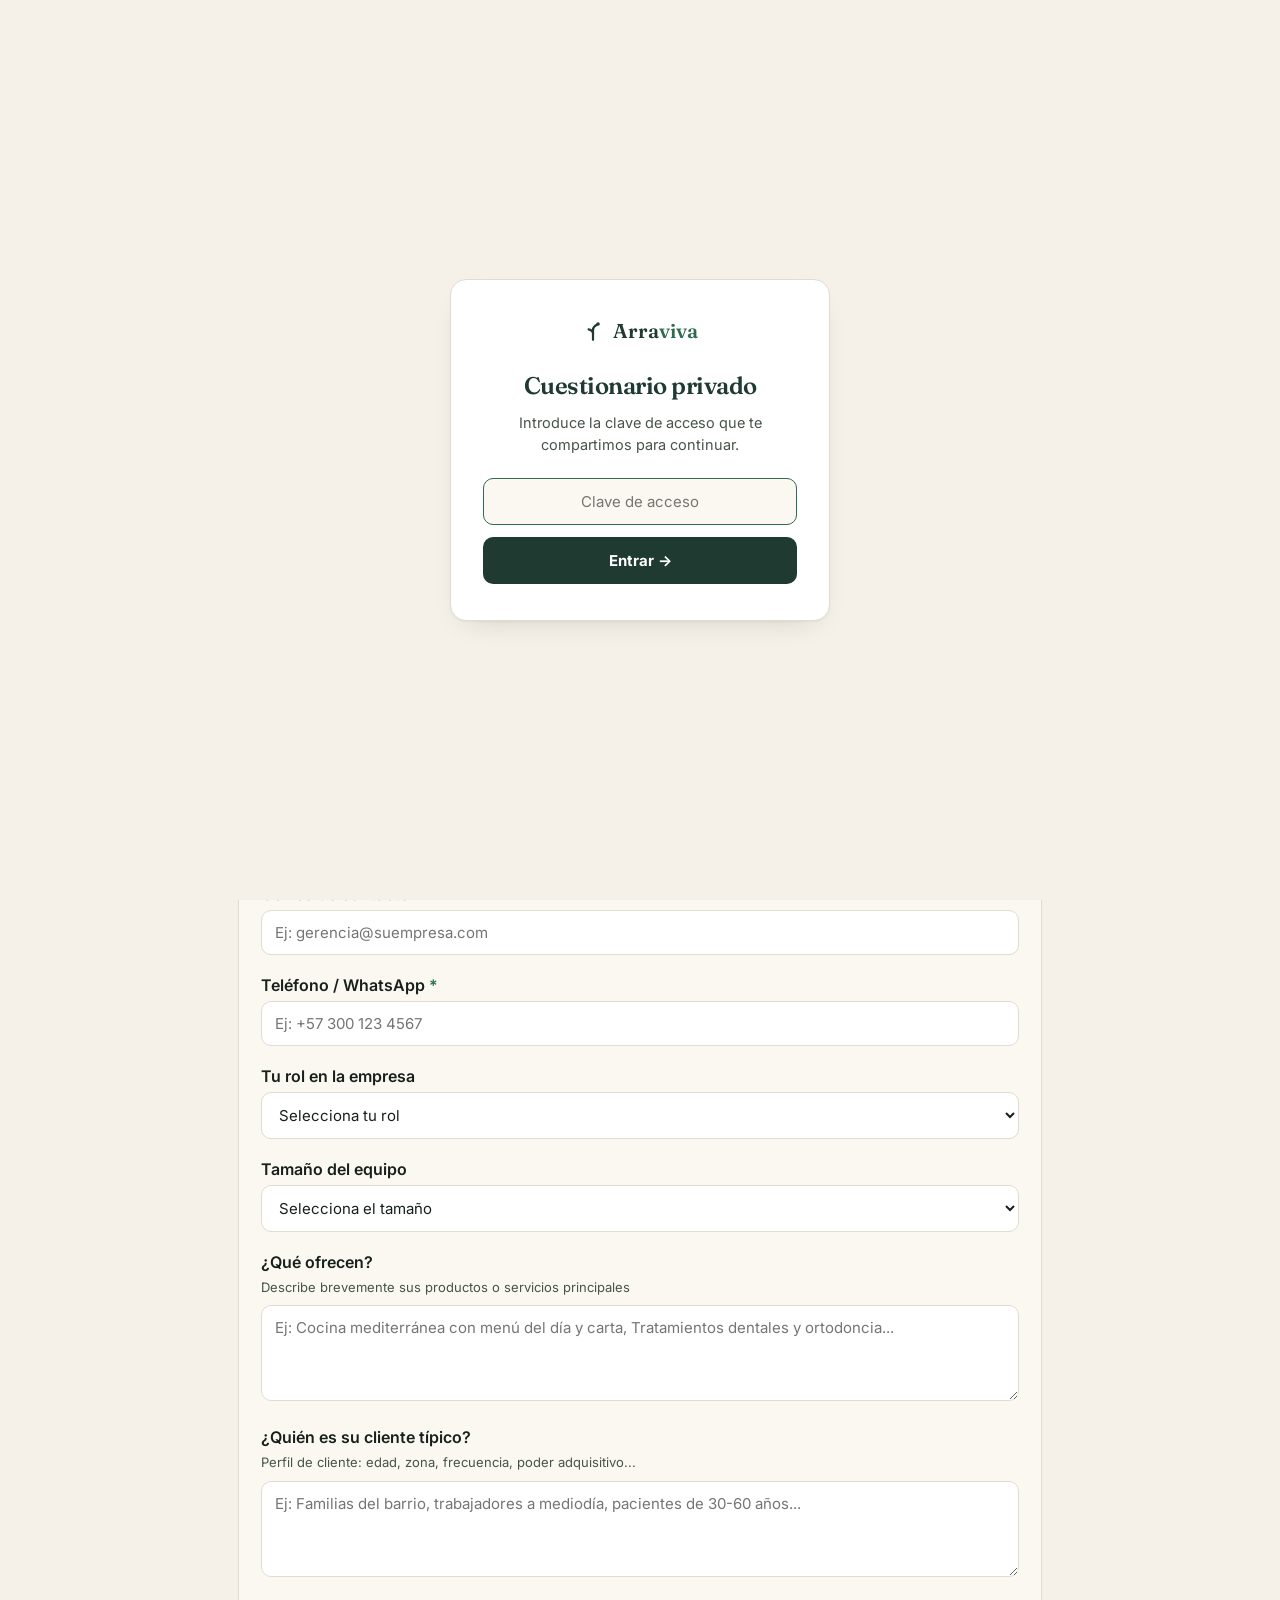
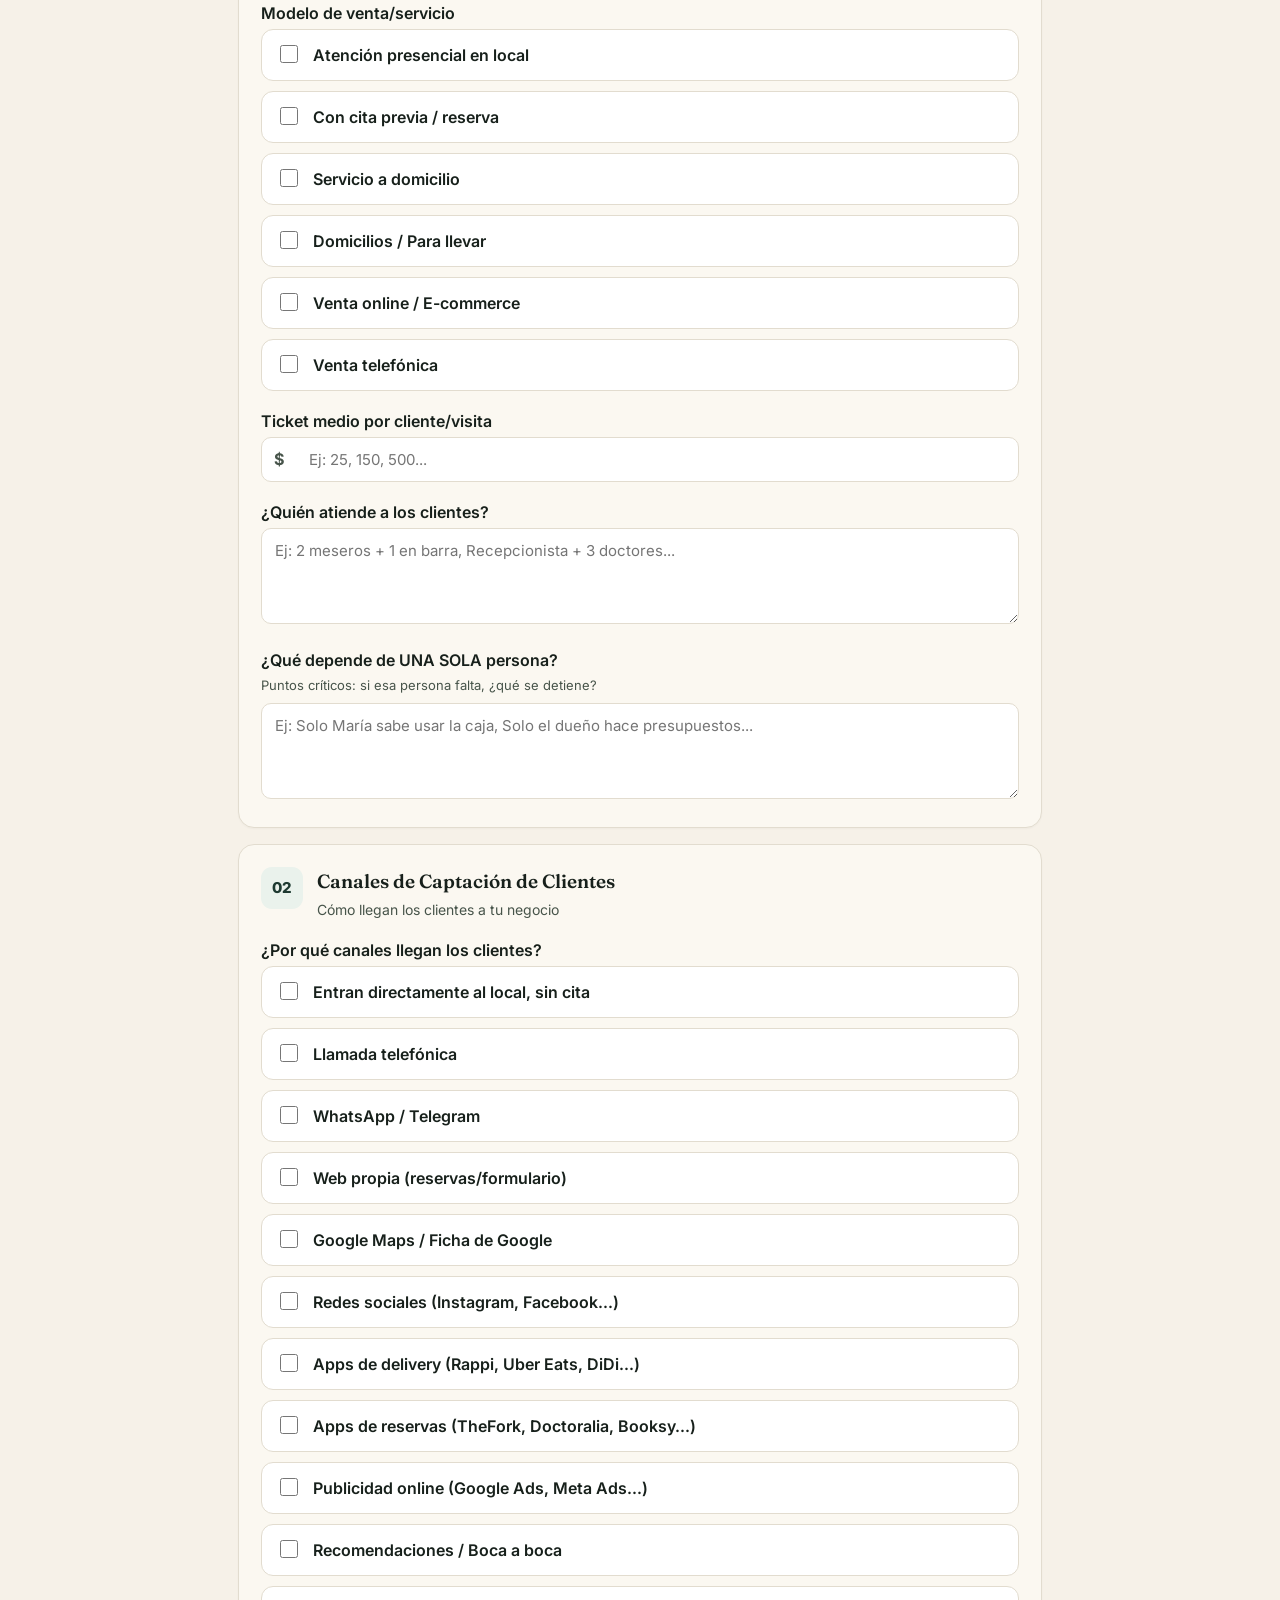
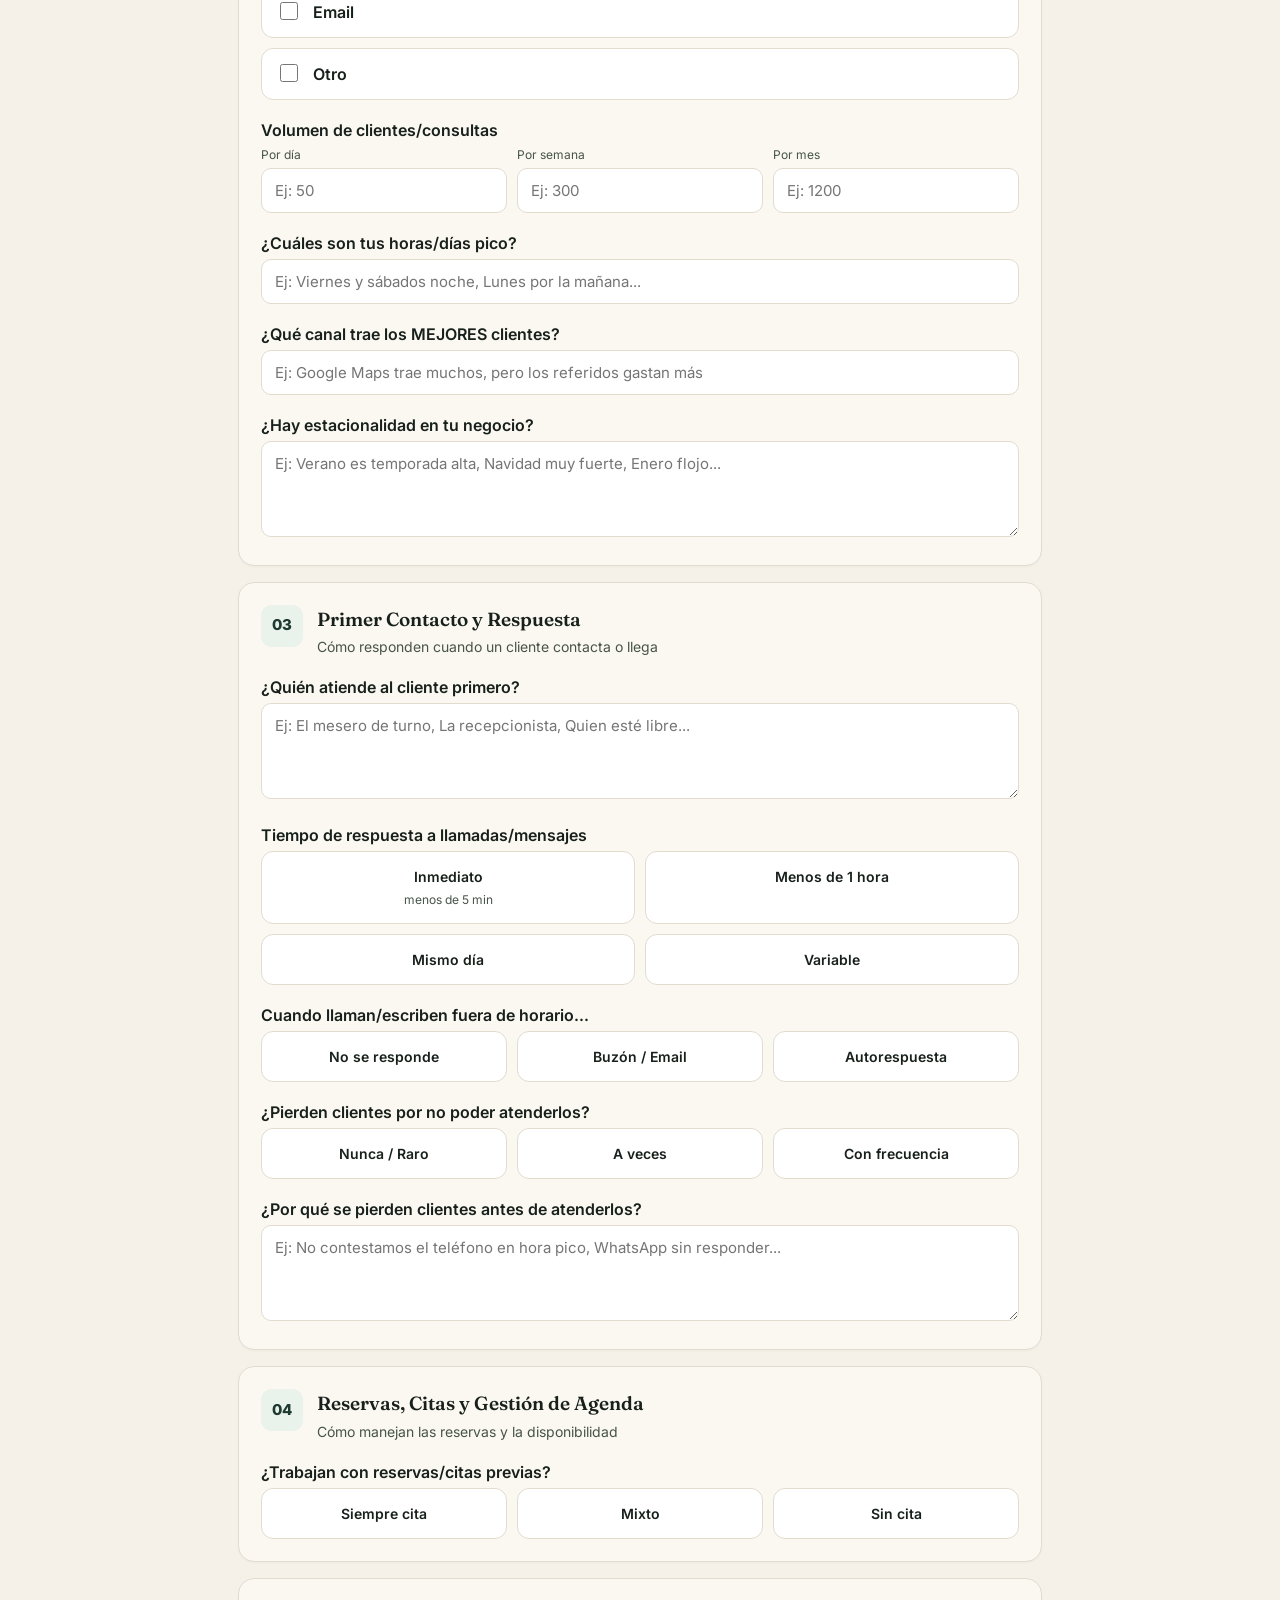
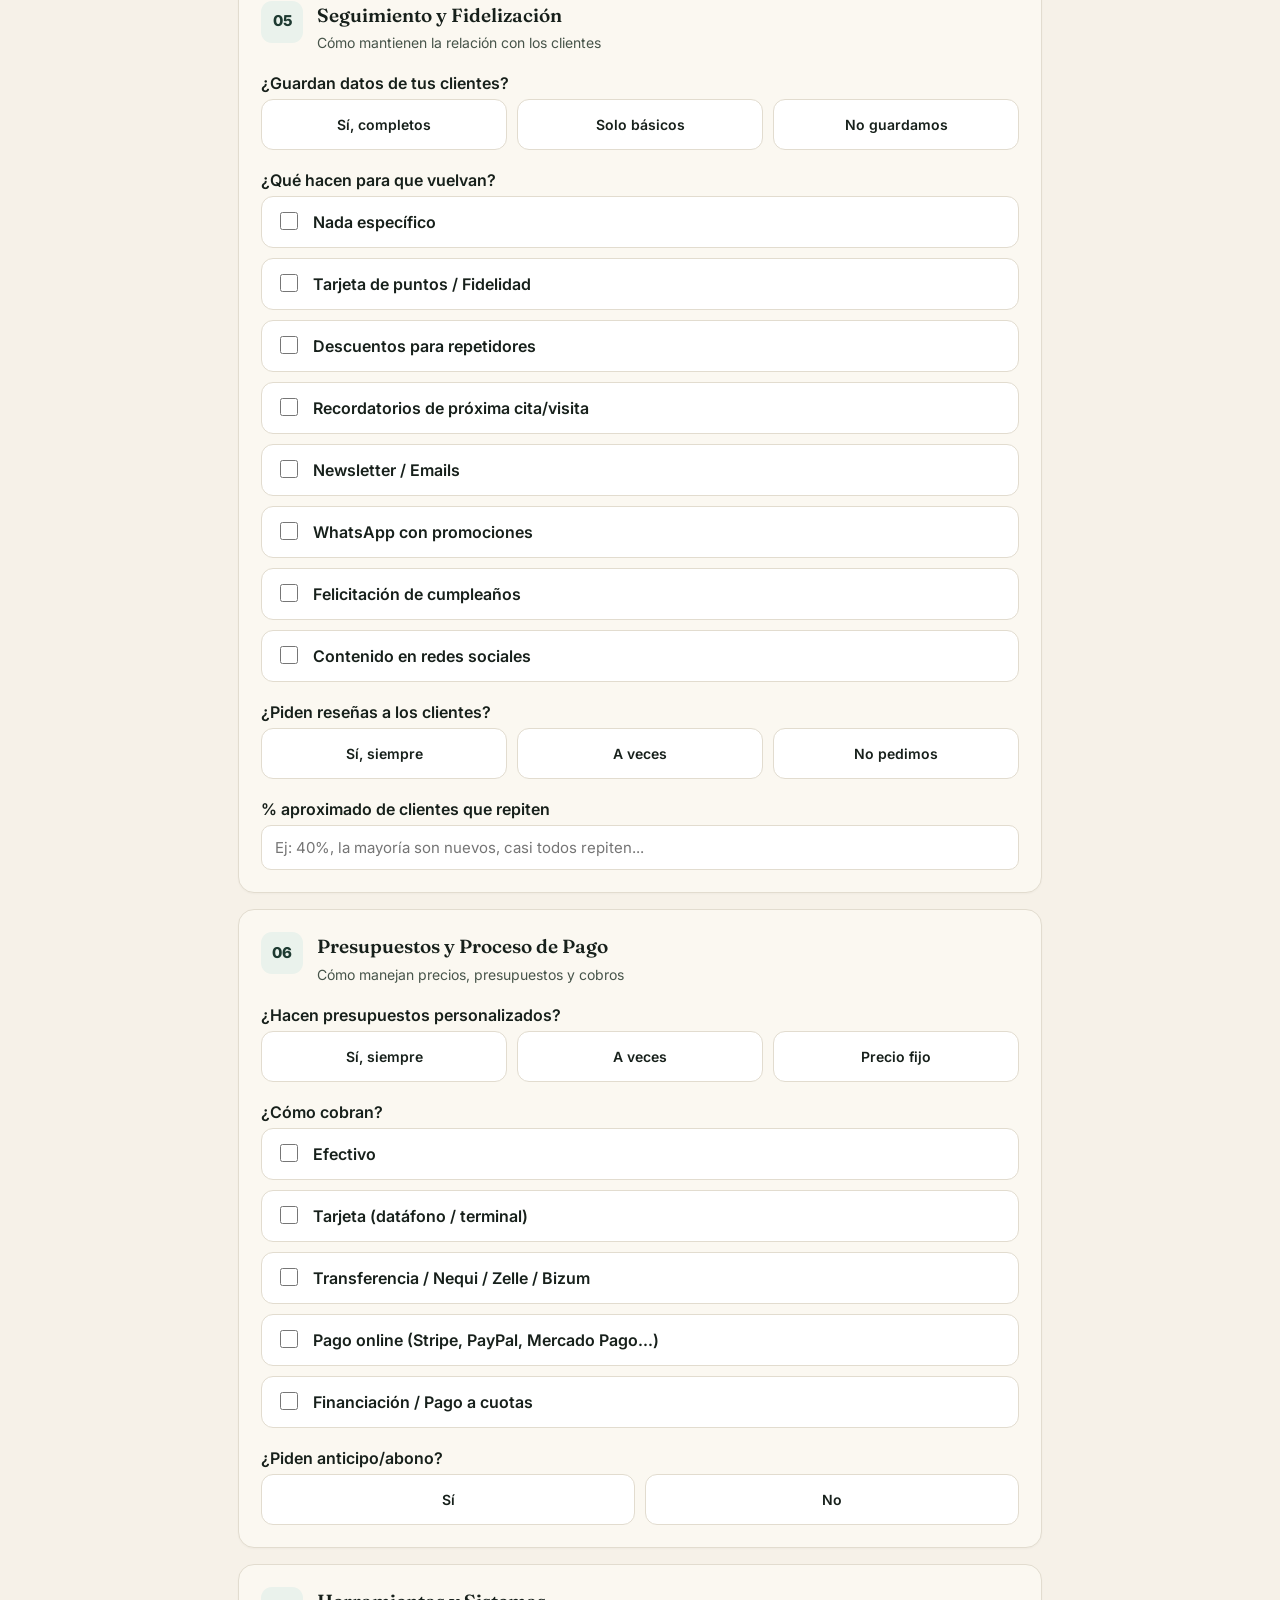
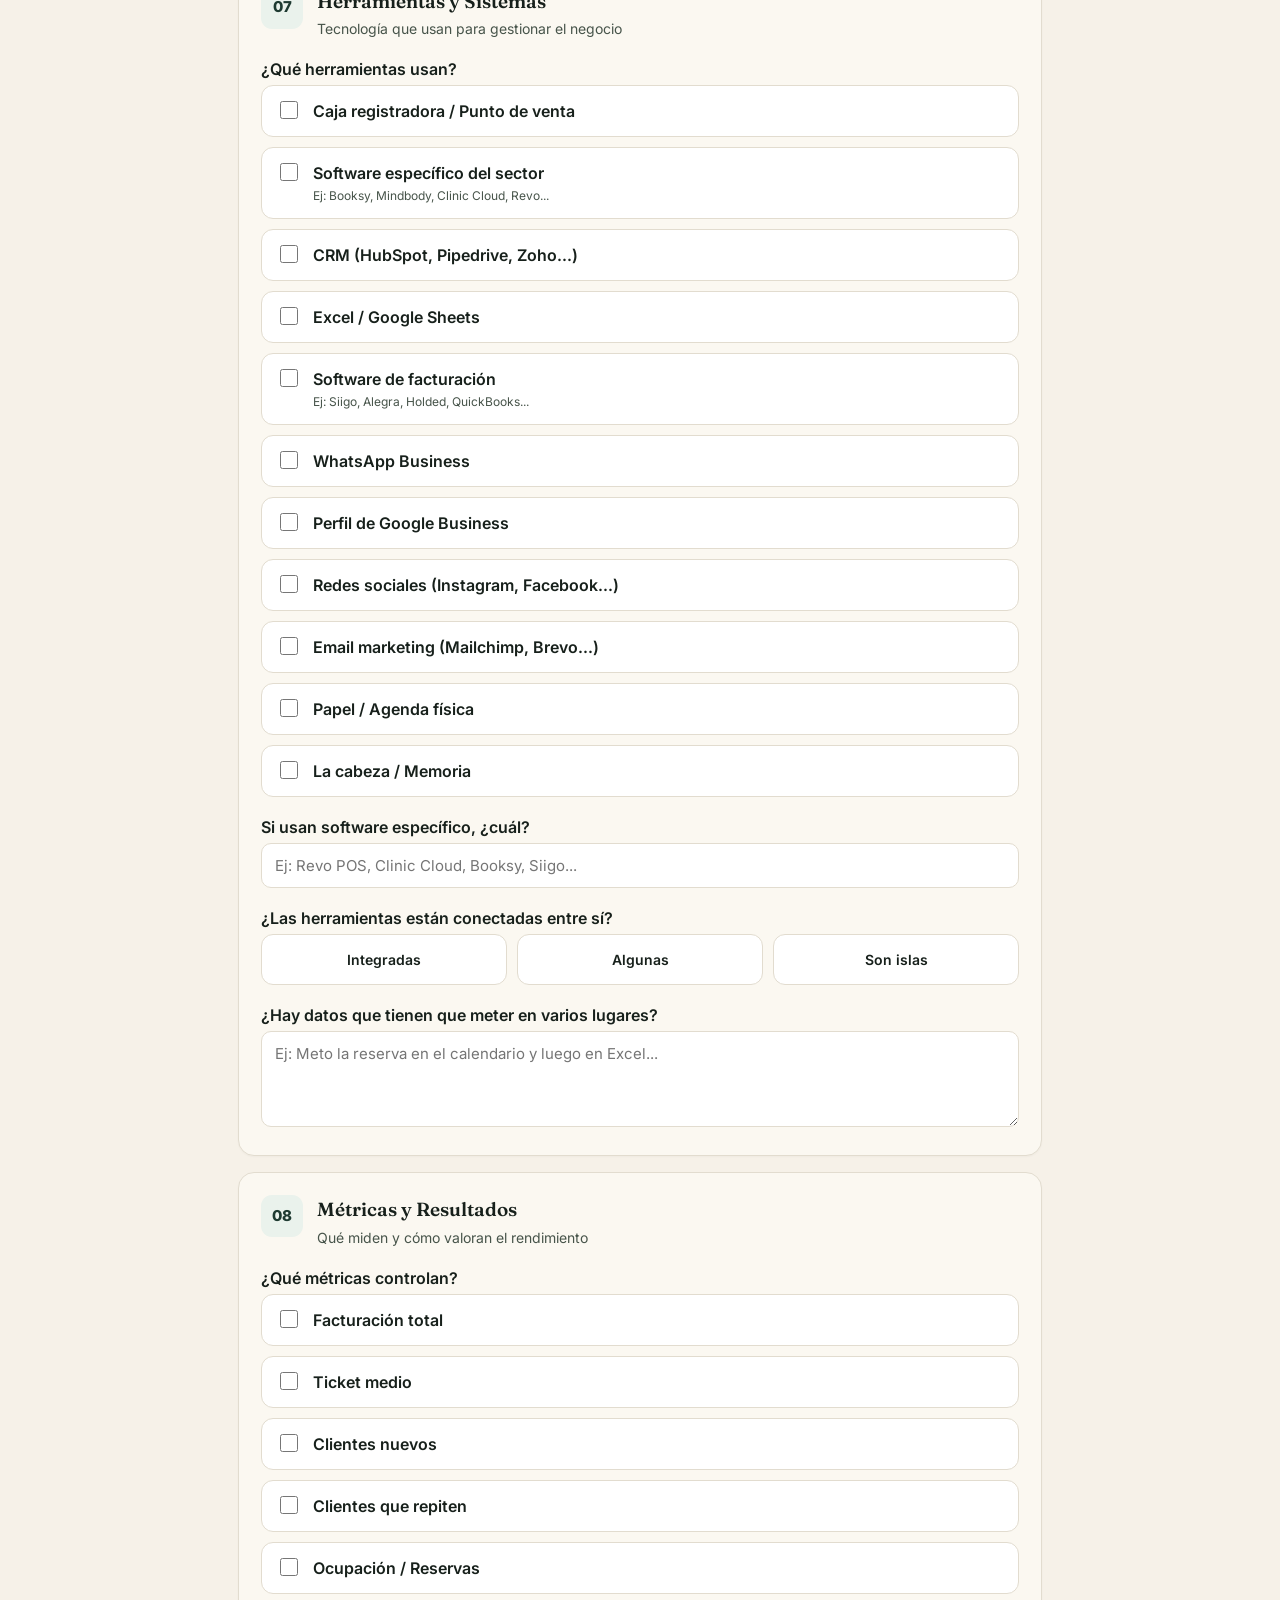
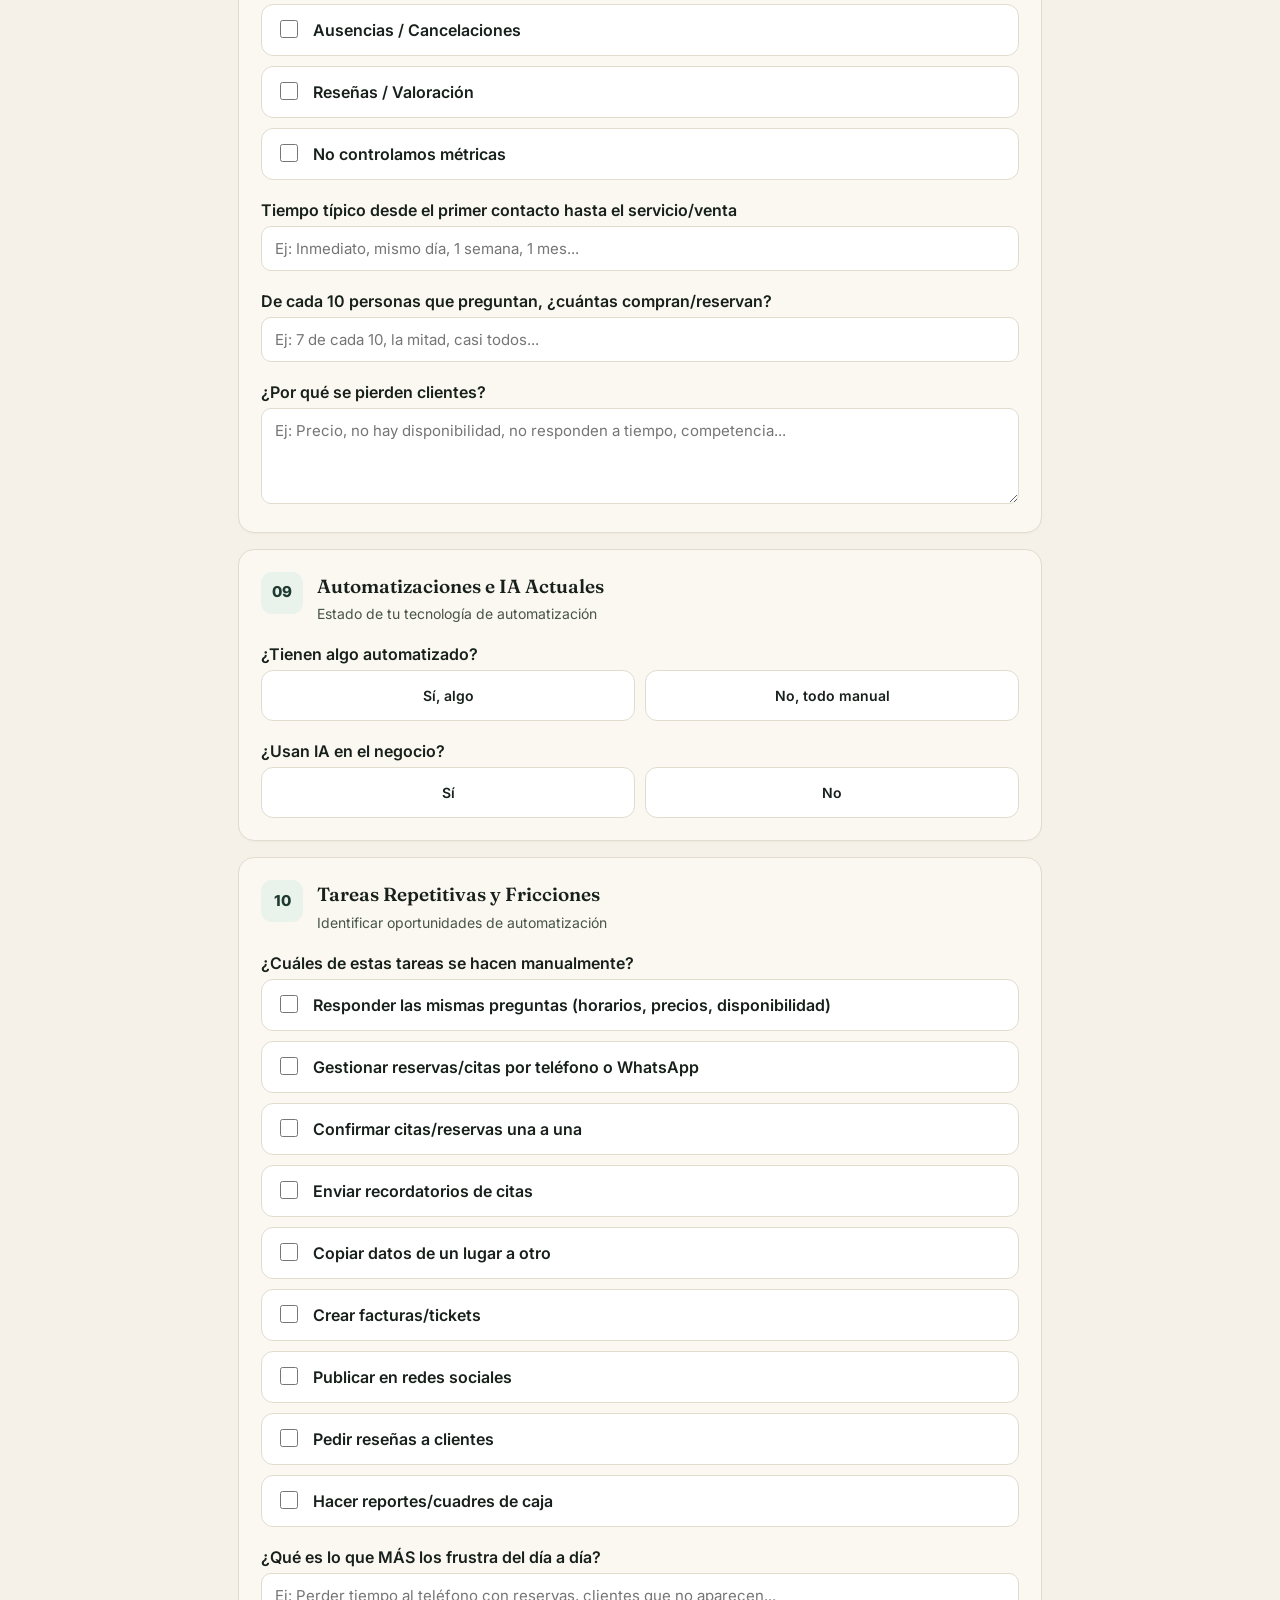
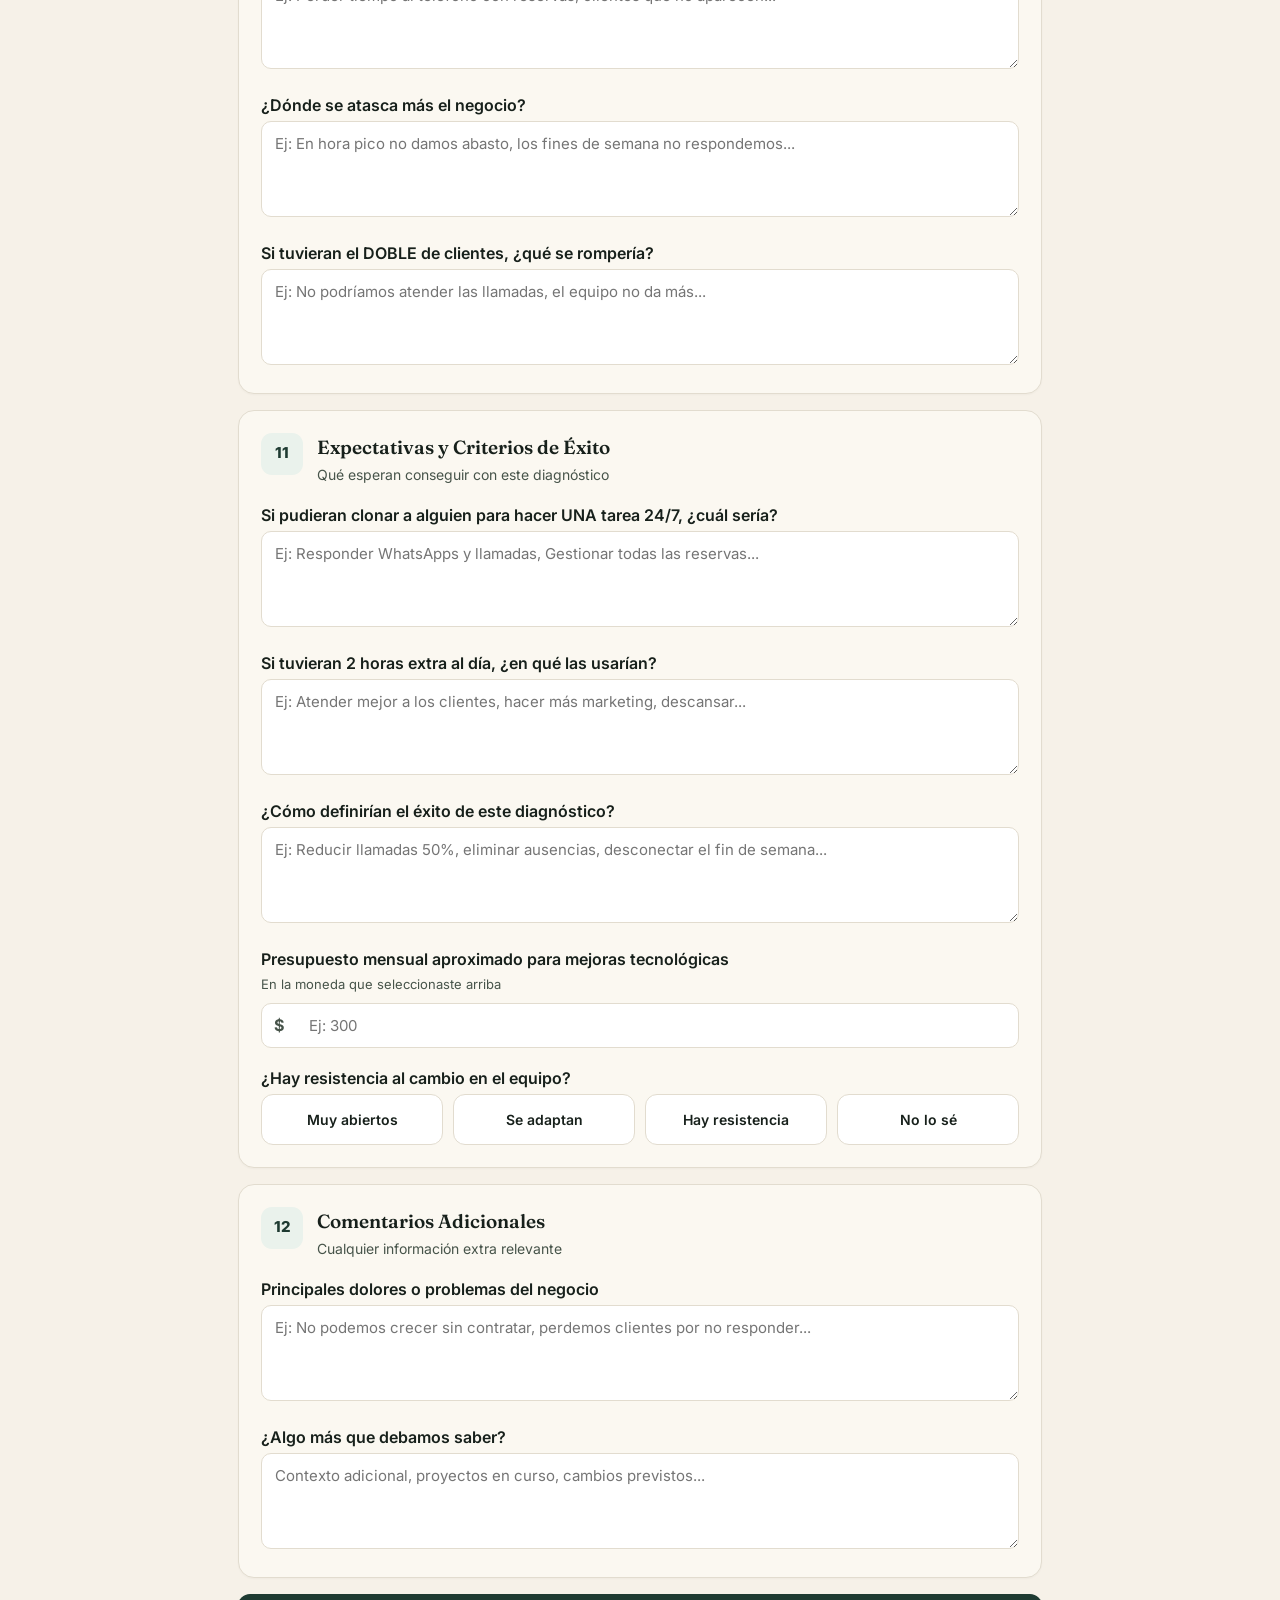
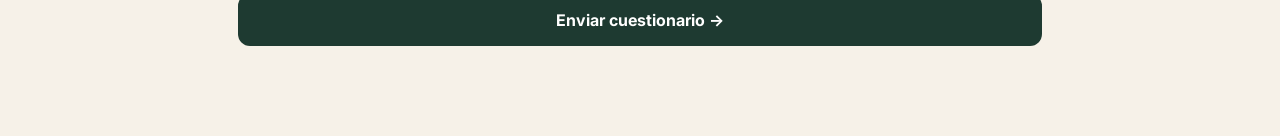
<file: cuestionarios/ventas.html>
<!DOCTYPE html>
<html lang="es">
<head>
<meta charset="UTF-8">
  <meta name="robots" content="noindex">
<meta name="viewport" content="width=device-width, initial-scale=1.0">
<title>Cuestionario Comercial · Diagnóstico</title>
<style>
  @import url('https://fonts.googleapis.com/css2?family=Fraunces:opsz,wght@9..144,500;9..144,600;9..144,700&family=Inter:wght@400;500;600;700&display=swap');
  /* =========================================================
     CUESTIONARIO DE VENTAS · v2 (bilingüe ES/EN + interactivo)
     Branding: Minimal Premium (índigo). Envío simple.
     Editar idioma: cada texto tiene data-es / data-en.
     Config abajo del todo: EMAIL_DESTINO.
     ========================================================= */
  :root{
    --bg:#f6f1e8; --card:#fbf8f1; --card-2:#ffffff; --border:#e2dccf;
    --text:#17201b; --muted:#47544A; --accent:#1e3a31; --accent-soft:#eaf2ec;
    --ok:#2F6B4F; --req:#2F6B4F; --radius:16px; --tierra:#2F6B4F;
  }
  *{box-sizing:border-box}
  body{margin:0; background:var(--bg); color:var(--text); font-family:'Inter',system-ui,-apple-system,"Segoe UI",Roboto,sans-serif; line-height:1.5;}
  h1,h2,.card-title h2{font-family:'Fraunces',Georgia,serif}
  .wrap{max-width:840px; margin:0 auto; padding:22px 18px 90px}
  header{display:flex; align-items:center; justify-content:space-between; gap:12px; padding:10px 0 26px; flex-wrap:wrap}
  .logo-slot{display:flex; align-items:center; gap:10px}
  .logo-ph{border:1px dashed var(--border); color:var(--muted); font-size:11px; letter-spacing:1px; padding:9px 14px; border-radius:10px; font-weight:700;}
  .header-right{display:flex; align-items:center; gap:10px}
  .tag{font-size:12px; color:var(--muted); border:1px solid var(--border); padding:6px 12px; border-radius:999px}
  .lang-toggle{display:inline-flex; border:1px solid var(--border); border-radius:999px; overflow:hidden; background:var(--card)}
  .lang-toggle button{border:none; background:transparent; color:var(--muted); font-family:inherit; font-weight:700; font-size:12px; padding:7px 13px; cursor:pointer}
  .lang-toggle button.active{background:var(--accent); color:#fff}
  .hero-badge{display:inline-block; font-size:12px; font-weight:700; color:var(--tierra); background:#EAF0EB; padding:6px 12px; border-radius:999px; margin-bottom:14px}
  h1{font-size:30px; margin:0 0 10px; font-weight:800; letter-spacing:-.5px}
  .subtitle{color:var(--muted); margin:0 0 22px; font-size:16px}
  .intro-box{background:var(--card); border:1px solid var(--border); border-radius:var(--radius); padding:20px 22px; margin-bottom:22px; box-shadow:0 1px 2px rgba(16,20,40,.03)}
  .intro-box h3{margin:0 0 8px; font-size:16px; font-family:'Fraunces',Georgia,serif}
  .intro-box p{margin:0 0 12px; color:var(--muted); font-size:14px}
  .intro-list{display:grid; grid-template-columns:1fr 1fr; gap:6px 18px; margin:0; padding:0; list-style:none}
  .intro-list li{color:var(--muted); font-size:13px; padding-left:16px; position:relative}
  .intro-list li::before{content:"›"; position:absolute; left:0; color:var(--accent); font-weight:700}
  @media(max-width:560px){.intro-list{grid-template-columns:1fr}}
  .progress-wrapper{margin:6px 0 24px; position:sticky; top:0; background:var(--bg); padding:10px 0; z-index:5}
  .progress-info{display:flex; justify-content:space-between; font-size:13px; color:var(--muted); margin-bottom:6px}
  .progress-track{height:8px; background:var(--card-2); border:1px solid var(--border); border-radius:999px; overflow:hidden}
  .progress-bar{height:100%; width:0%; background:var(--accent); transition:width .3s ease}
  .form-card{background:var(--card); border:1px solid var(--border); border-radius:var(--radius); padding:22px; margin-bottom:16px; box-shadow:0 1px 2px rgba(16,20,40,.03)}
  .card-header{display:flex; gap:14px; align-items:flex-start; margin-bottom:6px}
  .card-number{min-width:42px; height:42px; border-radius:11px; background:var(--accent-soft); color:var(--accent); display:grid; place-items:center; font-weight:800; font-size:15px}
  .card-title h2{margin:0; font-size:19px; font-weight:700}
  .card-title p{margin:3px 0 0; color:var(--muted); font-size:14px}
  .field{margin-top:18px}
  .field-label{display:block; font-weight:600; margin-bottom:4px}
  .required{color:var(--req)}
  .field-hint{display:block; color:var(--muted); font-size:13px; margin-bottom:8px}
  .input,.textarea,.select{width:100%; background:var(--card-2); border:1px solid var(--border); color:var(--text); border-radius:10px; padding:12px 13px; font-size:15px; font-family:inherit}
  .textarea{min-height:96px; resize:vertical}
  .input:focus,.textarea:focus,.select:focus{outline:2px solid var(--accent); border-color:var(--accent)}
  .radio-grid{display:grid; gap:10px; grid-template-columns:repeat(auto-fit,minmax(150px,1fr))}
  .radio-grid-2{grid-template-columns:1fr 1fr}
  .radio-grid-3{grid-template-columns:1fr 1fr 1fr}
  @media(max-width:560px){.radio-grid,.radio-grid-2,.radio-grid-3{grid-template-columns:1fr 1fr}}
  .radio-box{display:flex; flex-direction:column; gap:4px; align-items:center; text-align:center; border:1px solid var(--border); background:var(--card-2); border-radius:12px; padding:14px 10px; cursor:pointer; transition:.15s}
  .radio-box:hover{border-color:var(--accent)}
  .radio-box input{display:none}
  .radio-box:has(input:checked){border-color:var(--accent); background:var(--accent-soft)}
  .radio-label-text{font-weight:600; font-size:14px}
  .radio-desc{font-size:12px; color:var(--muted)}
  .checkbox-list{display:grid; gap:10px}
  .checkbox-option{display:flex; gap:12px; align-items:flex-start; border:1px solid var(--border); background:var(--card-2); border-radius:12px; padding:13px 14px; cursor:pointer; transition:.15s}
  .checkbox-option:hover{border-color:var(--accent)}
  .checkbox-option:has(input:checked){border-color:var(--accent); background:var(--accent-soft)}
  .checkbox-option input{margin-top:2px; width:18px; height:18px; accent-color:var(--accent); flex:none}
  .checkbox-text{font-weight:600; display:block}
  .checkbox-desc{font-size:12px; color:var(--muted); display:block; margin-top:2px}
  .input-grid-3{display:grid; grid-template-columns:1fr 1fr 1fr; gap:10px}
  @media(max-width:560px){.input-grid-3{grid-template-columns:1fr}}
  .input-group-label{display:block; font-size:12px; color:var(--muted); margin-bottom:4px}
  .icon-input{display:flex; align-items:center; background:var(--card-2); border:1px solid var(--border); border-radius:10px; overflow:hidden}
  .icon-input:focus-within{outline:2px solid var(--accent); border-color:var(--accent)}
  .cur-symbol{padding:0 12px; color:var(--muted); font-weight:700}
  .icon-input .input{border:none; background:transparent; outline:none}
  .toolbar{display:flex; gap:12px; align-items:center; flex-wrap:wrap; background:var(--accent-soft); border:1px solid var(--border); border-radius:12px; padding:12px 14px; margin-bottom:16px}
  .toolbar label{font-weight:600; font-size:14px}
  .toolbar .select{max-width:230px}
  .conditional{display:none; border-left:2px solid var(--accent); padding-left:14px; margin-top:10px}
  .conditional.show{display:block}
  .conditional-title{font-size:13px; font-weight:700; color:var(--accent); margin-top:8px}
  .submit-section{margin-top:12px}
  .submit-btn{width:100%; border:none; cursor:pointer; background:var(--accent); color:#fff; font-size:16px; font-weight:700; padding:16px; border-radius:12px; font-family:inherit}
  .submit-btn:hover{opacity:.93}
  .result{display:none; text-align:center; padding:10px 0}
  .result.show{display:block}
  .result .check{width:66px; height:66px; margin:0 auto 14px; border-radius:50%; background:var(--ok); display:grid; place-items:center; color:#fff; font-size:34px}
  .result h2{margin:0 0 6px}
  .result p{color:var(--muted); max-width:520px; margin:0 auto 18px}
  .actions{display:flex; gap:10px; flex-wrap:wrap; justify-content:center; margin-bottom:18px}
  .btn{border:1px solid var(--border); background:var(--card-2); color:var(--text); padding:12px 18px; border-radius:10px; cursor:pointer; font-size:14px; font-weight:600; font-family:inherit}
  .btn.primary{background:var(--accent); color:#fff; border-color:var(--accent)}
  .btn:hover{opacity:.9}
  .preview{text-align:left; background:var(--card-2); border:1px solid var(--border); border-radius:10px; padding:14px; white-space:pre-wrap; font-family:ui-monospace,monospace; font-size:13px; max-height:320px; overflow:auto; color:var(--muted)}
</style>
<style>
/* ===== Branding Arraviva (sobrescribe colores + tipografía, sin tocar contenido) ===== */
@import url('https://fonts.googleapis.com/css2?family=Fraunces:opsz,wght@9..144,500;9..144,600;9..144,700&display=swap');
:root{
  --bg:#f6f1e8; --card:#fbf8f1; --card-2:#ffffff; --border:#e2dccf;
  --text:#17201b; --muted:#47544A; --accent:#1e3a31; --accent-soft:#eaf2ec;
  --ok:#2F6B4F; --req:#2F6B4F; --tierra:#2F6B4F; --savia:#2F6B4F; --luz:#e6b15a;
}
h1,h2,.card-title h2,.intro-box h3{font-family:'Fraunces',Georgia,serif; font-weight:600;}
.hero-badge{color:var(--tierra); background:#EAF0EB;}
</style>
<style>
#q-gate{position:fixed;inset:0;z-index:99999;background:#f6f1e8;display:flex;align-items:center;justify-content:center;padding:24px;font-family:'Inter',system-ui,sans-serif}
#q-gate.q-unlocked{display:none}
.q-gate__card{width:100%;max-width:380px;background:#fff;border:1px solid #e2dccf;border-radius:16px;padding:36px 32px;text-align:center;box-shadow:0 1px 2px rgba(23,32,27,.04),0 12px 28px -16px rgba(23,32,27,.2)}
.q-gate__logo{display:flex;align-items:center;justify-content:center;gap:9px;margin-bottom:22px}
.q-gate__logo .brand-name{font-family:'Fraunces',Georgia,serif;font-weight:600;font-size:20px;color:#1e3a31}
.q-gate__title{font-family:'Fraunces',Georgia,serif;font-weight:600;font-size:24px;color:#1e3a31;margin:0 0 8px}
.q-gate__sub{font-size:14.5px;line-height:1.5;color:#47544A;margin:0 0 22px}
#q-gate__input{width:100%;box-sizing:border-box;background:#fbf8f1;border:1px solid #e2dccf;border-radius:10px;padding:13px 15px;font-size:15px;font-family:inherit;color:#17201b;text-align:center}
#q-gate__input:focus{outline:none;border-color:#2F6B4F}
#q-gate__btn{width:100%;margin-top:12px;border:none;cursor:pointer;background:#1e3a31;color:#fff;font-size:15px;font-weight:700;padding:14px;border-radius:10px;font-family:inherit}
#q-gate__btn:hover{background:#2F6B4F}
#q-gate__error{margin:14px 0 0;font-size:13px;color:#2F6B4F;font-weight:600}
.viva{color:#2F6B4F}
</style>
</head>
<body>
<div id="q-gate">
  <div class="q-gate__card">
    <div class="q-gate__logo"><svg width="22" height="22" viewBox="0 0 20 20" fill="none" aria-hidden="true"><path d="M10 18 V8" stroke="#1E3A31" stroke-width="2" stroke-linecap="round"/><path d="M10 9 C10 6 12 5 14 4" stroke="#1E3A31" stroke-width="2" stroke-linecap="round"/><path d="M10 12 C10 10 8 9 6 8.5" stroke="#1E3A31" stroke-width="2" stroke-linecap="round"/><circle cx="14.6" cy="3.6" r="1.6" fill="#1E3A31"/></svg><span class="brand-name">Arra<span class="viva">viva</span></span></div>
    <h1 class="q-gate__title">Cuestionario privado</h1>
    <p class="q-gate__sub">Introduce la clave de acceso que te compartimos para continuar.</p>
    <form id="q-gate__form" autocomplete="off">
      <input id="q-gate__input" type="password" placeholder="Clave de acceso" aria-label="Clave de acceso">
      <button id="q-gate__btn" type="submit">Entrar &rarr;</button>
      <p id="q-gate__error" hidden>Clave incorrecta. Vuelve a intentarlo.</p>
    </form>
  </div>
</div>

<div class="wrap">

  <header>
    <div class="logo-slot" style="display:flex;align-items:center;gap:9px"><svg width="22" height="22" viewBox="0 0 20 20" fill="none" aria-hidden="true"><path d="M10 18 V8" stroke="#1E3A31" stroke-width="2" stroke-linecap="round"/><path d="M10 9 C10 6 12 5 14 4" stroke="#1E3A31" stroke-width="2" stroke-linecap="round"/><path d="M10 12 C10 10 8 9 6 8.5" stroke="#1E3A31" stroke-width="2" stroke-linecap="round"/><circle cx="14.6" cy="3.6" r="1.6" fill="#1E3A31"/></svg><span class="brand-name" style="font-family:'Fraunces',Georgia,serif;font-weight:600;font-size:20px;letter-spacing:.2px;color:#1e3a31">Arra<span class="viva">viva</span></span></div>
    <div class="header-right">
      <span class="tag" data-es="Fase de Incorporación" data-en="Onboarding Phase">Fase de Incorporación</span>
      <div class="lang-toggle">
        <button type="button" id="langEs" class="active" onclick="setLang('es')">ES</button>
        <button type="button" id="langEn" onclick="setLang('en')">EN</button>
      </div>
    </div>
  </header>

  <span class="hero-badge" data-es="Diagnóstico" data-en="Audit">Diagnóstico</span>
  <h1 data-es="Diagnóstico del Área Comercial" data-en="Sales Area Audit">Diagnóstico del Área Comercial</h1>
  <p class="subtitle" data-es="Este cuestionario nos permite entender cómo funciona tu proceso comercial para detectar fricciones, tareas repetitivas y oportunidades de automatización e inteligencia artificial." data-en="This questionnaire helps us understand how your sales process works, to spot friction, repetitive tasks and opportunities for automation and AI.">Este cuestionario nos permite entender cómo funciona tu proceso comercial para detectar fricciones, tareas repetitivas y oportunidades de automatización e inteligencia artificial.</p>

  <div class="intro-box">
    <h3 data-es="¿Qué información necesitamos?" data-en="What information do we need?">¿Qué información necesitamos?</h3>
    <p data-es="Este diagnóstico cubre todos los aspectos del proceso comercial para identificar oportunidades de mejora, automatización y crecimiento." data-en="This audit covers every aspect of your sales process to identify opportunities for improvement, automation and growth.">Este diagnóstico cubre todos los aspectos del proceso comercial para identificar oportunidades de mejora, automatización y crecimiento.</p>
    <ul class="intro-list">
      <li data-es="Tipo de negocio y estructura" data-en="Business type and structure">Tipo de negocio y estructura</li>
      <li data-es="Canales de captación de clientes" data-en="Customer acquisition channels">Canales de captación de clientes</li>
      <li data-es="Proceso de respuesta y reservas" data-en="Response and booking process">Proceso de respuesta y reservas</li>
      <li data-es="Seguimiento y fidelización" data-en="Follow-up and loyalty">Seguimiento y fidelización</li>
      <li data-es="Citas, reservas y atención" data-en="Appointments, bookings and service">Citas, reservas y atención</li>
      <li data-es="Herramientas y sistemas actuales" data-en="Current tools and systems">Herramientas y sistemas actuales</li>
      <li data-es="Métricas y KPIs" data-en="Metrics and KPIs">Métricas y KPIs</li>
      <li data-es="Automatizaciones e IA actuales" data-en="Current automation and AI">Automatizaciones e IA actuales</li>
      <li data-es="Tareas repetitivas y fricciones" data-en="Repetitive tasks and friction">Tareas repetitivas y fricciones</li>
      <li data-es="Criterios de éxito" data-en="Success criteria">Criterios de éxito</li>
    </ul>
  </div>

  <div class="progress-wrapper">
    <div class="progress-info"><span data-es="Progreso del cuestionario" data-en="Questionnaire progress">Progreso del cuestionario</span><span id="progressCount">0 / 12</span></div>
    <div class="progress-track"><div class="progress-bar" id="bar"></div></div>
  </div>

  <form id="form">

    <div class="toolbar">
      <label for="currency" data-es="Moneda con la que trabajas:" data-en="Currency you work with:">Moneda con la que trabajas:</label>
      <select class="select" id="currency" name="Moneda">
        <option value="USD" data-es="USD — Dólar ($)" data-en="USD — Dollar ($)">USD — Dólar ($)</option>
        <option value="COP" data-es="COP — Peso colombiano ($)" data-en="COP — Colombian Peso ($)">COP — Peso colombiano ($)</option>
        <option value="EUR" data-es="EUR — Euro (€)" data-en="EUR — Euro (€)">EUR — Euro (€)</option>
      </select>
    </div>

    <!-- ===== 01 ===== -->
    <div class="form-card" data-section>
      <div class="card-header"><span class="card-number">01</span>
        <div class="card-title">
          <h2 data-es="Datos de la Empresa y Tipo de Negocio" data-en="Company Details and Business Type">Datos de la Empresa y Tipo de Negocio</h2>
          <p data-es="Información básica y modelo de negocio" data-en="Basic information and business model">Información básica y modelo de negocio</p></div></div>

      <div class="field"><label class="field-label"><span data-es="Nombre de la empresa" data-en="Company name">Nombre de la empresa</span> <span class="required">*</span></label>
        <input class="input" type="text" name="Nombre de la empresa" required data-es-ph="Ej: Restaurante El Olivo, Clínica Dental Sonrisa..." data-en-ph="e.g. El Olivo Restaurant, Sonrisa Dental Clinic..." placeholder="Ej: Restaurante El Olivo, Clínica Dental Sonrisa..."></div>

      <div class="field"><label class="field-label"><span data-es="Correo de contacto" data-en="Contact email">Correo de contacto</span> <span class="required">*</span></label>
        <input class="input" type="email" name="Correo de contacto" required data-es-ph="Ej: gerencia@suempresa.com" data-en-ph="e.g. manager@yourcompany.com" placeholder="Ej: gerencia@suempresa.com"></div>

      <div class="field"><label class="field-label"><span data-es="Teléfono / WhatsApp" data-en="Phone / WhatsApp">Teléfono / WhatsApp</span> <span class="required">*</span></label>
        <input class="input" type="text" name="Teléfono / WhatsApp" required data-es-ph="Ej: +57 300 123 4567" data-en-ph="e.g. +1 305 123 4567" placeholder="Ej: +57 300 123 4567"></div>

      <div class="field"><label class="field-label" data-es="Tu rol en la empresa" data-en="Your role in the company">Tu rol en la empresa</label>
        <select class="select" name="Rol">
          <option value="" disabled selected data-es="Selecciona tu rol" data-en="Select your role">Selecciona tu rol</option>
          <option value="Propietario" data-es="Propietario / Dueño" data-en="Owner">Propietario / Dueño</option>
          <option value="Gerente" data-es="Gerente / Director" data-en="Manager / Director">Gerente / Director</option>
          <option value="Encargado" data-es="Encargado / Manager" data-en="Supervisor / Manager">Encargado / Manager</option>
          <option value="Recepción" data-es="Recepción / Atención al cliente" data-en="Front desk / Customer service">Recepción / Atención al cliente</option>
          <option value="Comercial" data-es="Comercial / Ventas" data-en="Sales rep">Comercial / Ventas</option>
          <option value="Marketing" data-es="Marketing" data-en="Marketing">Marketing</option>
          <option value="Otro" data-es="Otro" data-en="Other">Otro</option>
        </select></div>

      <div class="field"><label class="field-label" data-es="Tamaño del equipo" data-en="Team size">Tamaño del equipo</label>
        <select class="select" name="Tamaño del equipo">
          <option value="" disabled selected data-es="Selecciona el tamaño" data-en="Select size">Selecciona el tamaño</option>
          <option value="1-5" data-es="1 - 5 empleados" data-en="1 - 5 employees">1 - 5 empleados</option>
          <option value="6-15" data-es="6 - 15 empleados" data-en="6 - 15 employees">6 - 15 empleados</option>
          <option value="16-50" data-es="16 - 50 empleados" data-en="16 - 50 employees">16 - 50 empleados</option>
          <option value="51-100" data-es="51 - 100 empleados" data-en="51 - 100 employees">51 - 100 empleados</option>
          <option value="100+" data-es="Más de 100 empleados" data-en="More than 100 employees">Más de 100 empleados</option>
        </select></div>

      <div class="field"><label class="field-label" data-es="¿Qué ofrecen?" data-en="What do you offer?">¿Qué ofrecen?</label>
        <span class="field-hint" data-es="Describe brevemente sus productos o servicios principales" data-en="Briefly describe your main products or services">Describe brevemente sus productos o servicios principales</span>
        <textarea class="textarea" name="Qué ofrecen" data-es-ph="Ej: Cocina mediterránea con menú del día y carta, Tratamientos dentales y ortodoncia..." data-en-ph="e.g. Mediterranean cuisine with daily menu, Dental treatments and orthodontics..." placeholder="Ej: Cocina mediterránea con menú del día y carta, Tratamientos dentales y ortodoncia..."></textarea></div>

      <div class="field"><label class="field-label" data-es="¿Quién es su cliente típico?" data-en="Who is your typical customer?">¿Quién es su cliente típico?</label>
        <span class="field-hint" data-es="Perfil de cliente: edad, zona, frecuencia, poder adquisitivo..." data-en="Customer profile: age, area, frequency, spending power...">Perfil de cliente: edad, zona, frecuencia, poder adquisitivo...</span>
        <textarea class="textarea" name="Cliente típico" data-es-ph="Ej: Familias del barrio, trabajadores a mediodía, pacientes de 30-60 años..." data-en-ph="e.g. Local families, midday workers, patients aged 30-60..." placeholder="Ej: Familias del barrio, trabajadores a mediodía, pacientes de 30-60 años..."></textarea></div>

      <div class="field"><label class="field-label" data-es="Modelo de venta/servicio" data-en="Sales / service model">Modelo de venta/servicio</label>
        <div class="checkbox-list">
          <label class="checkbox-option"><input type="checkbox" name="Modelo de venta" value="Presencial"><span class="checkbox-text" data-es="Atención presencial en local" data-en="In-store / on-site service">Atención presencial en local</span></label>
          <label class="checkbox-option"><input type="checkbox" name="Modelo de venta" value="Cita previa"><span class="checkbox-text" data-es="Con cita previa / reserva" data-en="By appointment / booking">Con cita previa / reserva</span></label>
          <label class="checkbox-option"><input type="checkbox" name="Modelo de venta" value="Domicilio"><span class="checkbox-text" data-es="Servicio a domicilio" data-en="Home service">Servicio a domicilio</span></label>
          <label class="checkbox-option"><input type="checkbox" name="Modelo de venta" value="Domicilios"><span class="checkbox-text" data-es="Domicilios / Para llevar" data-en="Delivery / Takeout">Domicilios / Para llevar</span></label>
          <label class="checkbox-option"><input type="checkbox" name="Modelo de venta" value="Online"><span class="checkbox-text" data-es="Venta online / E-commerce" data-en="Online sales / E-commerce">Venta online / E-commerce</span></label>
          <label class="checkbox-option"><input type="checkbox" name="Modelo de venta" value="Telefónica"><span class="checkbox-text" data-es="Venta telefónica" data-en="Phone sales">Venta telefónica</span></label>
        </div></div>

      <div class="field"><label class="field-label" data-es="Ticket medio por cliente/visita" data-en="Average ticket per customer/visit">Ticket medio por cliente/visita</label>
        <div class="icon-input"><span class="cur-symbol">$</span><input class="input" type="number" name="Ticket medio" placeholder="Ej: 25, 150, 500..."></div></div>

      <div class="field"><label class="field-label" data-es="¿Quién atiende a los clientes?" data-en="Who serves the customers?">¿Quién atiende a los clientes?</label>
        <textarea class="textarea" name="Quién atiende" data-es-ph="Ej: 2 meseros + 1 en barra, Recepcionista + 3 doctores..." data-en-ph="e.g. 2 waiters + 1 at the bar, Receptionist + 3 doctors..." placeholder="Ej: 2 meseros + 1 en barra, Recepcionista + 3 doctores..."></textarea></div>

      <div class="field"><label class="field-label" data-es="¿Qué depende de UNA SOLA persona?" data-en="What depends on a SINGLE person?">¿Qué depende de UNA SOLA persona?</label>
        <span class="field-hint" data-es="Puntos críticos: si esa persona falta, ¿qué se detiene?" data-en="Critical points: if that person is away, what stops?">Puntos críticos: si esa persona falta, ¿qué se detiene?</span>
        <textarea class="textarea" name="Dependencia de una persona" data-es-ph="Ej: Solo María sabe usar la caja, Solo el dueño hace presupuestos..." data-en-ph="e.g. Only María can use the register, Only the owner makes quotes..." placeholder="Ej: Solo María sabe usar la caja, Solo el dueño hace presupuestos..."></textarea></div>
    </div>

    <!-- ===== 02 ===== -->
    <div class="form-card" data-section>
      <div class="card-header"><span class="card-number">02</span>
        <div class="card-title">
          <h2 data-es="Canales de Captación de Clientes" data-en="Customer Acquisition Channels">Canales de Captación de Clientes</h2>
          <p data-es="Cómo llegan los clientes a tu negocio" data-en="How customers reach your business">Cómo llegan los clientes a tu negocio</p></div></div>

      <div class="field"><label class="field-label" data-es="¿Por qué canales llegan los clientes?" data-en="Through which channels do customers arrive?">¿Por qué canales llegan los clientes?</label>
        <div class="checkbox-list">
          <label class="checkbox-option"><input type="checkbox" name="Canales de captación" value="Entran al local"><span class="checkbox-text" data-es="Entran directamente al local, sin cita" data-en="Walk in directly (walk-in)">Entran directamente al local, sin cita</span></label>
          <label class="checkbox-option"><input type="checkbox" name="Canales de captación" value="Llamada"><span class="checkbox-text" data-es="Llamada telefónica" data-en="Phone call">Llamada telefónica</span></label>
          <label class="checkbox-option"><input type="checkbox" name="Canales de captación" value="WhatsApp"><span class="checkbox-text" data-es="WhatsApp / Telegram" data-en="WhatsApp / Telegram">WhatsApp / Telegram</span></label>
          <label class="checkbox-option"><input type="checkbox" name="Canales de captación" value="Web"><span class="checkbox-text" data-es="Web propia (reservas/formulario)" data-en="Own website (bookings/form)">Web propia (reservas/formulario)</span></label>
          <label class="checkbox-option"><input type="checkbox" name="Canales de captación" value="Google"><span class="checkbox-text" data-es="Google Maps / Ficha de Google" data-en="Google Maps / Google profile">Google Maps / Ficha de Google</span></label>
          <label class="checkbox-option"><input type="checkbox" name="Canales de captación" value="Redes"><span class="checkbox-text" data-es="Redes sociales (Instagram, Facebook...)" data-en="Social media (Instagram, Facebook...)">Redes sociales (Instagram, Facebook...)</span></label>
          <label class="checkbox-option"><input type="checkbox" name="Canales de captación" value="Apps delivery"><span class="checkbox-text" data-es="Apps de delivery (Rappi, Uber Eats, DiDi...)" data-en="Delivery apps (Rappi, Uber Eats, DoorDash...)">Apps de delivery (Rappi, Uber Eats, DiDi...)</span></label>
          <label class="checkbox-option"><input type="checkbox" name="Canales de captación" value="Apps reservas"><span class="checkbox-text" data-es="Apps de reservas (TheFork, Doctoralia, Booksy...)" data-en="Booking apps (OpenTable, Zocdoc, Booksy...)">Apps de reservas (TheFork, Doctoralia, Booksy...)</span></label>
          <label class="checkbox-option"><input type="checkbox" name="Canales de captación" value="Publicidad"><span class="checkbox-text" data-es="Publicidad online (Google Ads, Meta Ads...)" data-en="Online ads (Google Ads, Meta Ads...)">Publicidad online (Google Ads, Meta Ads...)</span></label>
          <label class="checkbox-option"><input type="checkbox" name="Canales de captación" value="Referidos"><span class="checkbox-text" data-es="Recomendaciones / Boca a boca" data-en="Referrals / Word of mouth">Recomendaciones / Boca a boca</span></label>
          <label class="checkbox-option"><input type="checkbox" name="Canales de captación" value="Email"><span class="checkbox-text" data-es="Email" data-en="Email">Email</span></label>
          <label class="checkbox-option"><input type="checkbox" name="Canales de captación" value="Otro"><span class="checkbox-text" data-es="Otro" data-en="Other">Otro</span></label>
        </div></div>

      <div class="field"><label class="field-label" data-es="Volumen de clientes/consultas" data-en="Volume of customers/inquiries">Volumen de clientes/consultas</label>
        <div class="input-grid-3">
          <div class="input-group"><span class="input-group-label" data-es="Por día" data-en="Per day">Por día</span><input class="input" type="number" name="Volumen por día" placeholder="Ej: 50"></div>
          <div class="input-group"><span class="input-group-label" data-es="Por semana" data-en="Per week">Por semana</span><input class="input" type="number" name="Volumen por semana" placeholder="Ej: 300"></div>
          <div class="input-group"><span class="input-group-label" data-es="Por mes" data-en="Per month">Por mes</span><input class="input" type="number" name="Volumen por mes" placeholder="Ej: 1200"></div>
        </div></div>

      <div class="field"><label class="field-label" data-es="¿Cuáles son tus horas/días pico?" data-en="What are your peak hours/days?">¿Cuáles son tus horas/días pico?</label>
        <input class="input" type="text" name="Horas pico" data-es-ph="Ej: Viernes y sábados noche, Lunes por la mañana..." data-en-ph="e.g. Friday and Saturday nights, Monday mornings..." placeholder="Ej: Viernes y sábados noche, Lunes por la mañana..."></div>

      <div class="field"><label class="field-label" data-es="¿Qué canal trae los MEJORES clientes?" data-en="Which channel brings the BEST customers?">¿Qué canal trae los MEJORES clientes?</label>
        <input class="input" type="text" name="Mejor canal" data-es-ph="Ej: Google Maps trae muchos, pero los referidos gastan más" data-en-ph="e.g. Google Maps brings many, but referrals spend more" placeholder="Ej: Google Maps trae muchos, pero los referidos gastan más"></div>

      <div class="field"><label class="field-label" data-es="¿Hay estacionalidad en tu negocio?" data-en="Is there seasonality in your business?">¿Hay estacionalidad en tu negocio?</label>
        <textarea class="textarea" name="Estacionalidad" data-es-ph="Ej: Verano es temporada alta, Navidad muy fuerte, Enero flojo..." data-en-ph="e.g. Summer is high season, Christmas very strong, January slow..." placeholder="Ej: Verano es temporada alta, Navidad muy fuerte, Enero flojo..."></textarea></div>
    </div>

    <!-- ===== 03 ===== -->
    <div class="form-card" data-section>
      <div class="card-header"><span class="card-number">03</span>
        <div class="card-title">
          <h2 data-es="Primer Contacto y Respuesta" data-en="First Contact and Response">Primer Contacto y Respuesta</h2>
          <p data-es="Cómo responden cuando un cliente contacta o llega" data-en="How you respond when a customer contacts or arrives">Cómo responden cuando un cliente contacta o llega</p></div></div>

      <div class="field"><label class="field-label" data-es="¿Quién atiende al cliente primero?" data-en="Who attends the customer first?">¿Quién atiende al cliente primero?</label>
        <textarea class="textarea" name="Quién responde primero" data-es-ph="Ej: El mesero de turno, La recepcionista, Quien esté libre..." data-en-ph="e.g. The waiter on shift, The receptionist, Whoever is free..." placeholder="Ej: El mesero de turno, La recepcionista, Quien esté libre..."></textarea></div>

      <div class="field"><label class="field-label" data-es="Tiempo de respuesta a llamadas/mensajes" data-en="Response time to calls/messages">Tiempo de respuesta a llamadas/mensajes</label>
        <div class="radio-grid radio-grid-2">
          <label class="radio-box"><input type="radio" name="Tiempo de respuesta" value="Inmediato"><span class="radio-label-text" data-es="Inmediato" data-en="Immediate">Inmediato</span><span class="radio-desc" data-es="menos de 5 min" data-en="under 5 min">menos de 5 min</span></label>
          <label class="radio-box"><input type="radio" name="Tiempo de respuesta" value="1 hora"><span class="radio-label-text" data-es="Menos de 1 hora" data-en="Under 1 hour">Menos de 1 hora</span></label>
          <label class="radio-box"><input type="radio" name="Tiempo de respuesta" value="Mismo día"><span class="radio-label-text" data-es="Mismo día" data-en="Same day">Mismo día</span></label>
          <label class="radio-box"><input type="radio" name="Tiempo de respuesta" value="Variable"><span class="radio-label-text" data-es="Variable" data-en="Variable">Variable</span></label>
        </div></div>

      <div class="field"><label class="field-label" data-es="Cuando llaman/escriben fuera de horario..." data-en="When they call/write after hours...">Cuando llaman/escriben fuera de horario...</label>
        <div class="radio-grid radio-grid-3">
          <label class="radio-box"><input type="radio" name="Fuera de horario" value="No se responde"><span class="radio-label-text" data-es="No se responde" data-en="No response">No se responde</span></label>
          <label class="radio-box"><input type="radio" name="Fuera de horario" value="Buzón / Email"><span class="radio-label-text" data-es="Buzón / Email" data-en="Voicemail / Email">Buzón / Email</span></label>
          <label class="radio-box"><input type="radio" name="Fuera de horario" value="Autorespuesta"><span class="radio-label-text" data-es="Autorespuesta" data-en="Auto-reply">Autorespuesta</span></label>
        </div></div>

      <div class="field"><label class="field-label" data-es="¿Pierden clientes por no poder atenderlos?" data-en="Do you lose customers for not being able to serve them?">¿Pierden clientes por no poder atenderlos?</label>
        <div class="radio-grid radio-grid-3">
          <label class="radio-box"><input type="radio" name="Clientes perdidos" value="Nunca"><span class="radio-label-text" data-es="Nunca / Raro" data-en="Never / Rare">Nunca / Raro</span></label>
          <label class="radio-box"><input type="radio" name="Clientes perdidos" value="A veces"><span class="radio-label-text" data-es="A veces" data-en="Sometimes">A veces</span></label>
          <label class="radio-box"><input type="radio" name="Clientes perdidos" value="Con frecuencia"><span class="radio-label-text" data-es="Con frecuencia" data-en="Frequently">Con frecuencia</span></label>
        </div></div>

      <div class="field"><label class="field-label" data-es="¿Por qué se pierden clientes antes de atenderlos?" data-en="Why are customers lost before being served?">¿Por qué se pierden clientes antes de atenderlos?</label>
        <textarea class="textarea" name="Motivo pérdida inicial" data-es-ph="Ej: No contestamos el teléfono en hora pico, WhatsApp sin responder..." data-en-ph="e.g. We don't answer the phone at peak times, unanswered WhatsApp..." placeholder="Ej: No contestamos el teléfono en hora pico, WhatsApp sin responder..."></textarea></div>
    </div>

    <!-- ===== 04 ===== -->
    <div class="form-card" data-section>
      <div class="card-header"><span class="card-number">04</span>
        <div class="card-title">
          <h2 data-es="Reservas, Citas y Gestión de Agenda" data-en="Bookings, Appointments and Scheduling">Reservas, Citas y Gestión de Agenda</h2>
          <p data-es="Cómo manejan las reservas y la disponibilidad" data-en="How you handle bookings and availability">Cómo manejan las reservas y la disponibilidad</p></div></div>

      <div class="field"><label class="field-label" data-es="¿Trabajan con reservas/citas previas?" data-en="Do you work with bookings/appointments?">¿Trabajan con reservas/citas previas?</label>
        <div class="radio-grid radio-grid-3">
          <label class="radio-box"><input type="radio" name="Trabajan con reservas" value="Siempre cita"><span class="radio-label-text" data-es="Siempre cita" data-en="Always by appointment">Siempre cita</span></label>
          <label class="radio-box"><input type="radio" name="Trabajan con reservas" value="Mixto"><span class="radio-label-text" data-es="Mixto" data-en="Mixed">Mixto</span></label>
          <label class="radio-box"><input type="radio" name="Trabajan con reservas" value="Sin cita"><span class="radio-label-text" data-es="Sin cita" data-en="Walk-in only">Sin cita</span></label>
        </div></div>

      <div class="conditional" data-show-when="Trabajan con reservas=Siempre cita|Mixto">
        <div class="conditional-title" data-es="Detalles de reservas" data-en="Booking details">Detalles de reservas</div>

        <div class="field"><label class="field-label" data-es="¿Cómo se hacen las reservas?" data-en="How are bookings made?">¿Cómo se hacen las reservas?</label>
          <div class="checkbox-list">
            <label class="checkbox-option"><input type="checkbox" name="Método de reserva" value="Teléfono"><span class="checkbox-text" data-es="Por teléfono" data-en="By phone">Por teléfono</span></label>
            <label class="checkbox-option"><input type="checkbox" name="Método de reserva" value="WhatsApp"><span class="checkbox-text" data-es="Por WhatsApp" data-en="By WhatsApp">Por WhatsApp</span></label>
            <label class="checkbox-option"><input type="checkbox" name="Método de reserva" value="Web"><span class="checkbox-text" data-es="Web propia con calendario" data-en="Own website with calendar">Web propia con calendario</span></label>
            <label class="checkbox-option"><input type="checkbox" name="Método de reserva" value="App externa"><span class="checkbox-text" data-es="App externa (TheFork, Doctoralia, Booksy...)" data-en="External app (OpenTable, Zocdoc, Booksy...)">App externa (TheFork, Doctoralia, Booksy...)</span></label>
            <label class="checkbox-option"><input type="checkbox" name="Método de reserva" value="Presencial"><span class="checkbox-text" data-es="En persona / Presencial" data-en="In person">En persona / Presencial</span></label>
            <label class="checkbox-option"><input type="checkbox" name="Método de reserva" value="DM redes"><span class="checkbox-text" data-es="DM en redes sociales" data-en="DM on social media">DM en redes sociales</span></label>
          </div></div>

        <div class="field"><label class="field-label" data-es="¿Dónde anotan las reservas?" data-en="Where do you record bookings?">¿Dónde anotan las reservas?</label>
          <div class="checkbox-list">
            <label class="checkbox-option"><input type="checkbox" name="Registro de reserva" value="Papel"><span class="checkbox-text" data-es="Agenda de papel / Libreta" data-en="Paper agenda / Notebook">Agenda de papel / Libreta</span></label>
            <label class="checkbox-option"><input type="checkbox" name="Registro de reserva" value="Calendar"><span class="checkbox-text" data-es="Google Calendar / Outlook" data-en="Google Calendar / Outlook">Google Calendar / Outlook</span></label>
            <label class="checkbox-option"><input type="checkbox" name="Registro de reserva" value="Excel"><span class="checkbox-text" data-es="Excel / Google Sheets" data-en="Excel / Google Sheets">Excel / Google Sheets</span></label>
            <label class="checkbox-option"><input type="checkbox" name="Registro de reserva" value="Software"><span class="checkbox-text" data-es="Software específico del sector" data-en="Industry-specific software">Software específico del sector</span></label>
            <label class="checkbox-option"><input type="checkbox" name="Registro de reserva" value="CRM"><span class="checkbox-text" data-es="CRM con agenda" data-en="CRM with calendar">CRM con agenda</span></label>
          </div></div>

        <div class="field"><label class="field-label" data-es="¿Confirman las citas antes?" data-en="Do you confirm appointments in advance?">¿Confirman las citas antes?</label>
          <div class="radio-grid radio-grid-3">
            <label class="radio-box"><input type="radio" name="Confirman cita" value="Automático"><span class="radio-label-text" data-es="Automático" data-en="Automatic">Automático</span></label>
            <label class="radio-box"><input type="radio" name="Confirman cita" value="Manual"><span class="radio-label-text" data-es="Manual" data-en="Manual">Manual</span></label>
            <label class="radio-box"><input type="radio" name="Confirman cita" value="No"><span class="radio-label-text" data-es="No" data-en="No">No</span></label>
          </div></div>

        <div class="field"><label class="field-label" data-es="% de ausencias (no-shows) o cancelaciones tardías" data-en="% of no-shows or late cancellations">% de ausencias (no-shows) o cancelaciones tardías</label>
          <input class="input" type="text" name="No-shows" data-es-ph="Ej: 10%, 1 de cada 10..." data-en-ph="e.g. 10%, 1 in 10..." placeholder="Ej: 10%, 1 de cada 10..."></div>
      </div>
    </div>

    <!-- ===== 05 ===== -->
    <div class="form-card" data-section>
      <div class="card-header"><span class="card-number">05</span>
        <div class="card-title">
          <h2 data-es="Seguimiento y Fidelización" data-en="Follow-up and Loyalty">Seguimiento y Fidelización</h2>
          <p data-es="Cómo mantienen la relación con los clientes" data-en="How you maintain the customer relationship">Cómo mantienen la relación con los clientes</p></div></div>

      <div class="field"><label class="field-label" data-es="¿Guardan datos de tus clientes?" data-en="Do you store customer data?">¿Guardan datos de tus clientes?</label>
        <div class="radio-grid radio-grid-3">
          <label class="radio-box"><input type="radio" name="Guardan datos" value="Completos"><span class="radio-label-text" data-es="Sí, completos" data-en="Yes, complete">Sí, completos</span></label>
          <label class="radio-box"><input type="radio" name="Guardan datos" value="Básicos"><span class="radio-label-text" data-es="Solo básicos" data-en="Only basic">Solo básicos</span></label>
          <label class="radio-box"><input type="radio" name="Guardan datos" value="No"><span class="radio-label-text" data-es="No guardamos" data-en="We don't store">No guardamos</span></label>
        </div></div>

      <div class="field"><label class="field-label" data-es="¿Qué hacen para que vuelvan?" data-en="What do you do to bring them back?">¿Qué hacen para que vuelvan?</label>
        <div class="checkbox-list">
          <label class="checkbox-option"><input type="checkbox" name="Fidelización" value="Nada"><span class="checkbox-text" data-es="Nada específico" data-en="Nothing specific">Nada específico</span></label>
          <label class="checkbox-option"><input type="checkbox" name="Fidelización" value="Puntos"><span class="checkbox-text" data-es="Tarjeta de puntos / Fidelidad" data-en="Points / Loyalty card">Tarjeta de puntos / Fidelidad</span></label>
          <label class="checkbox-option"><input type="checkbox" name="Fidelización" value="Descuentos"><span class="checkbox-text" data-es="Descuentos para repetidores" data-en="Discounts for repeat customers">Descuentos para repetidores</span></label>
          <label class="checkbox-option"><input type="checkbox" name="Fidelización" value="Recordatorios"><span class="checkbox-text" data-es="Recordatorios de próxima cita/visita" data-en="Reminders for next appointment/visit">Recordatorios de próxima cita/visita</span></label>
          <label class="checkbox-option"><input type="checkbox" name="Fidelización" value="Newsletter"><span class="checkbox-text" data-es="Newsletter / Emails" data-en="Newsletter / Emails">Newsletter / Emails</span></label>
          <label class="checkbox-option"><input type="checkbox" name="Fidelización" value="WhatsApp promos"><span class="checkbox-text" data-es="WhatsApp con promociones" data-en="WhatsApp with promotions">WhatsApp con promociones</span></label>
          <label class="checkbox-option"><input type="checkbox" name="Fidelización" value="Cumpleaños"><span class="checkbox-text" data-es="Felicitación de cumpleaños" data-en="Birthday greetings">Felicitación de cumpleaños</span></label>
          <label class="checkbox-option"><input type="checkbox" name="Fidelización" value="Redes"><span class="checkbox-text" data-es="Contenido en redes sociales" data-en="Social media content">Contenido en redes sociales</span></label>
        </div></div>

      <div class="field"><label class="field-label" data-es="¿Piden reseñas a los clientes?" data-en="Do you ask customers for reviews?">¿Piden reseñas a los clientes?</label>
        <div class="radio-grid radio-grid-3">
          <label class="radio-box"><input type="radio" name="Piden reseñas" value="Siempre"><span class="radio-label-text" data-es="Sí, siempre" data-en="Yes, always">Sí, siempre</span></label>
          <label class="radio-box"><input type="radio" name="Piden reseñas" value="A veces"><span class="radio-label-text" data-es="A veces" data-en="Sometimes">A veces</span></label>
          <label class="radio-box"><input type="radio" name="Piden reseñas" value="No"><span class="radio-label-text" data-es="No pedimos" data-en="We don't ask">No pedimos</span></label>
        </div></div>

      <div class="field"><label class="field-label" data-es="% aproximado de clientes que repiten" data-en="Approx. % of returning customers">% aproximado de clientes que repiten</label>
        <input class="input" type="text" name="Tasa de repetición" data-es-ph="Ej: 40%, la mayoría son nuevos, casi todos repiten..." data-en-ph="e.g. 40%, most are new, almost all return..." placeholder="Ej: 40%, la mayoría son nuevos, casi todos repiten..."></div>
    </div>

    <!-- ===== 06 ===== -->
    <div class="form-card" data-section>
      <div class="card-header"><span class="card-number">06</span>
        <div class="card-title">
          <h2 data-es="Presupuestos y Proceso de Pago" data-en="Quotes and Payment Process">Presupuestos y Proceso de Pago</h2>
          <p data-es="Cómo manejan precios, presupuestos y cobros" data-en="How you handle prices, quotes and payments">Cómo manejan precios, presupuestos y cobros</p></div></div>

      <div class="field"><label class="field-label" data-es="¿Hacen presupuestos personalizados?" data-en="Do you make custom quotes?">¿Hacen presupuestos personalizados?</label>
        <div class="radio-grid radio-grid-3">
          <label class="radio-box"><input type="radio" name="Hacen presupuestos" value="Siempre"><span class="radio-label-text" data-es="Sí, siempre" data-en="Yes, always">Sí, siempre</span></label>
          <label class="radio-box"><input type="radio" name="Hacen presupuestos" value="A veces"><span class="radio-label-text" data-es="A veces" data-en="Sometimes">A veces</span></label>
          <label class="radio-box"><input type="radio" name="Hacen presupuestos" value="Precio fijo"><span class="radio-label-text" data-es="Precio fijo" data-en="Fixed price">Precio fijo</span></label>
        </div></div>

      <div class="conditional" data-show-when="Hacen presupuestos=Siempre|A veces">
        <div class="conditional-title" data-es="Detalles de presupuestos" data-en="Quote details">Detalles de presupuestos</div>

        <div class="field"><label class="field-label" data-es="¿Cómo crean los presupuestos?" data-en="How do you create quotes?">¿Cómo crean los presupuestos?</label>
          <div class="checkbox-list">
            <label class="checkbox-option"><input type="checkbox" name="Método de presupuesto" value="Palabra"><span class="checkbox-text" data-es="De palabra" data-en="Verbally">De palabra</span></label>
            <label class="checkbox-option"><input type="checkbox" name="Método de presupuesto" value="Docs"><span class="checkbox-text" data-es="Word / Google Docs" data-en="Word / Google Docs">Word / Google Docs</span></label>
            <label class="checkbox-option"><input type="checkbox" name="Método de presupuesto" value="Excel"><span class="checkbox-text" data-es="Excel / Google Sheets" data-en="Excel / Google Sheets">Excel / Google Sheets</span></label>
            <label class="checkbox-option"><input type="checkbox" name="Método de presupuesto" value="Software"><span class="checkbox-text" data-es="Software de facturación" data-en="Invoicing software">Software de facturación</span></label>
            <label class="checkbox-option"><input type="checkbox" name="Método de presupuesto" value="WhatsApp"><span class="checkbox-text" data-es="Por WhatsApp" data-en="By WhatsApp">Por WhatsApp</span></label>
          </div></div>

        <div class="field"><label class="field-label" data-es="¿Cuánto tardan en dar un presupuesto?" data-en="How long to deliver a quote?">¿Cuánto tardan en dar un presupuesto?</label>
          <input class="input" type="text" name="Tiempo de presupuesto" data-es-ph="Ej: En el momento, 24h, una semana..." data-en-ph="e.g. On the spot, 24h, one week..." placeholder="Ej: En el momento, 24h, una semana..."></div>
      </div>

      <div class="field"><label class="field-label" data-es="¿Cómo cobran?" data-en="How do you collect payment?">¿Cómo cobran?</label>
        <div class="checkbox-list">
          <label class="checkbox-option"><input type="checkbox" name="Método de pago" value="Efectivo"><span class="checkbox-text" data-es="Efectivo" data-en="Cash">Efectivo</span></label>
          <label class="checkbox-option"><input type="checkbox" name="Método de pago" value="Tarjeta"><span class="checkbox-text" data-es="Tarjeta (datáfono / terminal)" data-en="Card (POS terminal)">Tarjeta (datáfono / terminal)</span></label>
          <label class="checkbox-option"><input type="checkbox" name="Método de pago" value="Transferencia"><span class="checkbox-text" data-es="Transferencia / Nequi / Zelle / Bizum" data-en="Transfer / Zelle / Venmo / Nequi">Transferencia / Nequi / Zelle / Bizum</span></label>
          <label class="checkbox-option"><input type="checkbox" name="Método de pago" value="Online"><span class="checkbox-text" data-es="Pago online (Stripe, PayPal, Mercado Pago...)" data-en="Online payment (Stripe, PayPal, Mercado Pago...)">Pago online (Stripe, PayPal, Mercado Pago...)</span></label>
          <label class="checkbox-option"><input type="checkbox" name="Método de pago" value="Financiación"><span class="checkbox-text" data-es="Financiación / Pago a cuotas" data-en="Financing / Installments">Financiación / Pago a cuotas</span></label>
        </div></div>

      <div class="field"><label class="field-label" data-es="¿Piden anticipo/abono?" data-en="Do you require a deposit?">¿Piden anticipo/abono?</label>
        <div class="radio-grid radio-grid-2">
          <label class="radio-box"><input type="radio" name="Piden anticipo" value="Sí"><span class="radio-label-text" data-es="Sí" data-en="Yes">Sí</span></label>
          <label class="radio-box"><input type="radio" name="Piden anticipo" value="No"><span class="radio-label-text" data-es="No" data-en="No">No</span></label>
        </div></div>
    </div>

    <!-- ===== 07 ===== -->
    <div class="form-card" data-section>
      <div class="card-header"><span class="card-number">07</span>
        <div class="card-title">
          <h2 data-es="Herramientas y Sistemas" data-en="Tools and Systems">Herramientas y Sistemas</h2>
          <p data-es="Tecnología que usan para gestionar el negocio" data-en="Technology you use to run the business">Tecnología que usan para gestionar el negocio</p></div></div>

      <div class="field"><label class="field-label" data-es="¿Qué herramientas usan?" data-en="Which tools do you use?">¿Qué herramientas usan?</label>
        <div class="checkbox-list">
          <label class="checkbox-option"><input type="checkbox" name="Herramientas" value="Caja registradora"><span class="checkbox-text" data-es="Caja registradora / Punto de venta" data-en="POS / Cash register">Caja registradora / Punto de venta</span></label>
          <label class="checkbox-option"><input type="checkbox" name="Herramientas" value="Software sector"><div class="checkbox-content"><span class="checkbox-text" data-es="Software específico del sector" data-en="Industry-specific software">Software específico del sector</span><span class="checkbox-desc" data-es="Ej: Booksy, Mindbody, Clinic Cloud, Revo..." data-en="e.g. Booksy, Mindbody, Clinic Cloud, Revo...">Ej: Booksy, Mindbody, Clinic Cloud, Revo...</span></div></label>
          <label class="checkbox-option"><input type="checkbox" name="Herramientas" value="CRM"><span class="checkbox-text" data-es="CRM (HubSpot, Pipedrive, Zoho...)" data-en="CRM (HubSpot, Pipedrive, Zoho...)">CRM (HubSpot, Pipedrive, Zoho...)</span></label>
          <label class="checkbox-option"><input type="checkbox" name="Herramientas" value="Excel"><span class="checkbox-text" data-es="Excel / Google Sheets" data-en="Excel / Google Sheets">Excel / Google Sheets</span></label>
          <label class="checkbox-option"><input type="checkbox" name="Herramientas" value="Facturación"><div class="checkbox-content"><span class="checkbox-text" data-es="Software de facturación" data-en="Invoicing software">Software de facturación</span><span class="checkbox-desc" data-es="Ej: Siigo, Alegra, Holded, QuickBooks..." data-en="e.g. Siigo, Alegra, QuickBooks, FreshBooks...">Ej: Siigo, Alegra, Holded, QuickBooks...</span></div></label>
          <label class="checkbox-option"><input type="checkbox" name="Herramientas" value="WhatsApp Business"><span class="checkbox-text" data-es="WhatsApp Business" data-en="WhatsApp Business">WhatsApp Business</span></label>
          <label class="checkbox-option"><input type="checkbox" name="Herramientas" value="Google Business"><span class="checkbox-text" data-es="Perfil de Google Business" data-en="Google Business Profile">Perfil de Google Business</span></label>
          <label class="checkbox-option"><input type="checkbox" name="Herramientas" value="Redes"><span class="checkbox-text" data-es="Redes sociales (Instagram, Facebook...)" data-en="Social media (Instagram, Facebook...)">Redes sociales (Instagram, Facebook...)</span></label>
          <label class="checkbox-option"><input type="checkbox" name="Herramientas" value="Email marketing"><span class="checkbox-text" data-es="Email marketing (Mailchimp, Brevo...)" data-en="Email marketing (Mailchimp, Brevo...)">Email marketing (Mailchimp, Brevo...)</span></label>
          <label class="checkbox-option"><input type="checkbox" name="Herramientas" value="Papel"><span class="checkbox-text" data-es="Papel / Agenda física" data-en="Paper / Physical agenda">Papel / Agenda física</span></label>
          <label class="checkbox-option"><input type="checkbox" name="Herramientas" value="Memoria"><span class="checkbox-text" data-es="La cabeza / Memoria" data-en="Memory / In our heads">La cabeza / Memoria</span></label>
        </div></div>

      <div class="field"><label class="field-label" data-es="Si usan software específico, ¿cuál?" data-en="If you use specific software, which one?">Si usan software específico, ¿cuál?</label>
        <input class="input" type="text" name="Software específico" data-es-ph="Ej: Revo POS, Clinic Cloud, Booksy, Siigo..." data-en-ph="e.g. Revo POS, Clinic Cloud, Booksy, Siigo..." placeholder="Ej: Revo POS, Clinic Cloud, Booksy, Siigo..."></div>

      <div class="field"><label class="field-label" data-es="¿Las herramientas están conectadas entre sí?" data-en="Are the tools connected to each other?">¿Las herramientas están conectadas entre sí?</label>
        <div class="radio-grid radio-grid-3">
          <label class="radio-box"><input type="radio" name="Integración" value="Integradas"><span class="radio-label-text" data-es="Integradas" data-en="Integrated">Integradas</span></label>
          <label class="radio-box"><input type="radio" name="Integración" value="Algunas"><span class="radio-label-text" data-es="Algunas" data-en="Some">Algunas</span></label>
          <label class="radio-box"><input type="radio" name="Integración" value="Islas"><span class="radio-label-text" data-es="Son islas" data-en="They're islands">Son islas</span></label>
        </div></div>

      <div class="field"><label class="field-label" data-es="¿Hay datos que tienen que meter en varios lugares?" data-en="Any data you must enter in several places?">¿Hay datos que tienen que meter en varios lugares?</label>
        <textarea class="textarea" name="Duplicación de datos" data-es-ph="Ej: Meto la reserva en el calendario y luego en Excel..." data-en-ph="e.g. I enter the booking in the calendar and then in Excel..." placeholder="Ej: Meto la reserva en el calendario y luego en Excel..."></textarea></div>
    </div>

    <!-- ===== 08 ===== -->
    <div class="form-card" data-section>
      <div class="card-header"><span class="card-number">08</span>
        <div class="card-title">
          <h2 data-es="Métricas y Resultados" data-en="Metrics and Results">Métricas y Resultados</h2>
          <p data-es="Qué miden y cómo valoran el rendimiento" data-en="What you measure and how you assess performance">Qué miden y cómo valoran el rendimiento</p></div></div>

      <div class="field"><label class="field-label" data-es="¿Qué métricas controlan?" data-en="Which metrics do you track?">¿Qué métricas controlan?</label>
        <div class="checkbox-list">
          <label class="checkbox-option"><input type="checkbox" name="Métricas" value="Facturación"><span class="checkbox-text" data-es="Facturación total" data-en="Total revenue">Facturación total</span></label>
          <label class="checkbox-option"><input type="checkbox" name="Métricas" value="Ticket medio"><span class="checkbox-text" data-es="Ticket medio" data-en="Average ticket">Ticket medio</span></label>
          <label class="checkbox-option"><input type="checkbox" name="Métricas" value="Nuevos"><span class="checkbox-text" data-es="Clientes nuevos" data-en="New customers">Clientes nuevos</span></label>
          <label class="checkbox-option"><input type="checkbox" name="Métricas" value="Repiten"><span class="checkbox-text" data-es="Clientes que repiten" data-en="Returning customers">Clientes que repiten</span></label>
          <label class="checkbox-option"><input type="checkbox" name="Métricas" value="Ocupación"><span class="checkbox-text" data-es="Ocupación / Reservas" data-en="Occupancy / Bookings">Ocupación / Reservas</span></label>
          <label class="checkbox-option"><input type="checkbox" name="Métricas" value="No-shows"><span class="checkbox-text" data-es="Ausencias / Cancelaciones" data-en="No-shows / Cancellations">Ausencias / Cancelaciones</span></label>
          <label class="checkbox-option"><input type="checkbox" name="Métricas" value="Reseñas"><span class="checkbox-text" data-es="Reseñas / Valoración" data-en="Reviews / Rating">Reseñas / Valoración</span></label>
          <label class="checkbox-option"><input type="checkbox" name="Métricas" value="Ninguna"><span class="checkbox-text" data-es="No controlamos métricas" data-en="We don't track metrics">No controlamos métricas</span></label>
        </div></div>

      <div class="field"><label class="field-label" data-es="Tiempo típico desde el primer contacto hasta el servicio/venta" data-en="Typical time from first contact to service/sale">Tiempo típico desde el primer contacto hasta el servicio/venta</label>
        <input class="input" type="text" name="Ciclo de venta" data-es-ph="Ej: Inmediato, mismo día, 1 semana, 1 mes..." data-en-ph="e.g. Immediate, same day, 1 week, 1 month..." placeholder="Ej: Inmediato, mismo día, 1 semana, 1 mes..."></div>

      <div class="field"><label class="field-label" data-es="De cada 10 personas que preguntan, ¿cuántas compran/reservan?" data-en="Out of 10 people who ask, how many buy/book?">De cada 10 personas que preguntan, ¿cuántas compran/reservan?</label>
        <input class="input" type="text" name="Tasa de conversión" data-es-ph="Ej: 7 de cada 10, la mitad, casi todos..." data-en-ph="e.g. 7 out of 10, half, almost all..." placeholder="Ej: 7 de cada 10, la mitad, casi todos..."></div>

      <div class="field"><label class="field-label" data-es="¿Por qué se pierden clientes?" data-en="Why are customers lost?">¿Por qué se pierden clientes?</label>
        <textarea class="textarea" name="Motivos de pérdida" data-es-ph="Ej: Precio, no hay disponibilidad, no responden a tiempo, competencia..." data-en-ph="e.g. Price, no availability, slow response, competition..." placeholder="Ej: Precio, no hay disponibilidad, no responden a tiempo, competencia..."></textarea></div>
    </div>

    <!-- ===== 09 ===== -->
    <div class="form-card" data-section>
      <div class="card-header"><span class="card-number">09</span>
        <div class="card-title">
          <h2 data-es="Automatizaciones e IA Actuales" data-en="Current Automation and AI">Automatizaciones e IA Actuales</h2>
          <p data-es="Estado de tu tecnología de automatización" data-en="The state of your automation technology">Estado de tu tecnología de automatización</p></div></div>

      <div class="field"><label class="field-label" data-es="¿Tienen algo automatizado?" data-en="Do you have anything automated?">¿Tienen algo automatizado?</label>
        <div class="radio-grid radio-grid-2">
          <label class="radio-box"><input type="radio" name="Tiene automatización" value="Sí"><span class="radio-label-text" data-es="Sí, algo" data-en="Yes, some">Sí, algo</span></label>
          <label class="radio-box"><input type="radio" name="Tiene automatización" value="No"><span class="radio-label-text" data-es="No, todo manual" data-en="No, all manual">No, todo manual</span></label>
        </div></div>

      <div class="conditional" data-show-when="Tiene automatización=Sí">
        <div class="conditional-title" data-es="¿Qué tienen automatizado?" data-en="What is automated?">¿Qué tienen automatizado?</div>
        <div class="field"><div class="checkbox-list">
          <label class="checkbox-option"><input type="checkbox" name="Automatizaciones actuales" value="Confirmación citas"><span class="checkbox-text" data-es="Confirmación automática de citas/reservas" data-en="Automatic appointment/booking confirmation">Confirmación automática de citas/reservas</span></label>
          <label class="checkbox-option"><input type="checkbox" name="Automatizaciones actuales" value="Recordatorios"><span class="checkbox-text" data-es="Recordatorios de citas" data-en="Appointment reminders">Recordatorios de citas</span></label>
          <label class="checkbox-option"><input type="checkbox" name="Automatizaciones actuales" value="Respuestas auto"><span class="checkbox-text" data-es="Respuestas automáticas (WhatsApp, email...)" data-en="Automatic replies (WhatsApp, email...)">Respuestas automáticas (WhatsApp, email...)</span></label>
          <label class="checkbox-option"><input type="checkbox" name="Automatizaciones actuales" value="Emails marketing"><span class="checkbox-text" data-es="Emails de marketing automáticos" data-en="Automatic marketing emails">Emails de marketing automáticos</span></label>
          <label class="checkbox-option"><input type="checkbox" name="Automatizaciones actuales" value="Facturación"><span class="checkbox-text" data-es="Facturación automática" data-en="Automatic invoicing">Facturación automática</span></label>
          <label class="checkbox-option"><input type="checkbox" name="Automatizaciones actuales" value="Otro"><span class="checkbox-text" data-es="Otro" data-en="Other">Otro</span></label>
        </div></div>
      </div>

      <div class="conditional" data-show-when="Tiene automatización=No">
        <div class="conditional-title" data-es="¿Por qué no han automatizado?" data-en="Why haven't you automated?">¿Por qué no han automatizado?</div>
        <div class="field"><div class="checkbox-list">
          <label class="checkbox-option"><input type="checkbox" name="Razón sin automatización" value="Tiempo"><span class="checkbox-text" data-es="Falta de tiempo" data-en="Lack of time">Falta de tiempo</span></label>
          <label class="checkbox-option"><input type="checkbox" name="Razón sin automatización" value="Conocimiento"><span class="checkbox-text" data-es="No sabemos cómo" data-en="We don't know how">No sabemos cómo</span></label>
          <label class="checkbox-option"><input type="checkbox" name="Razón sin automatización" value="Presupuesto"><span class="checkbox-text" data-es="Limitación de presupuesto" data-en="Budget limitation">Limitación de presupuesto</span></label>
          <label class="checkbox-option"><input type="checkbox" name="Razón sin automatización" value="No prioridad"><span class="checkbox-text" data-es="No era prioridad" data-en="Not a priority">No era prioridad</span></label>
          <label class="checkbox-option"><input type="checkbox" name="Razón sin automatización" value="Miedo"><span class="checkbox-text" data-es="Miedo a que falle / Desconfianza" data-en="Fear of failure / Distrust">Miedo a que falle / Desconfianza</span></label>
        </div></div>
      </div>

      <div class="field"><label class="field-label" data-es="¿Usan IA en el negocio?" data-en="Do you use AI in the business?">¿Usan IA en el negocio?</label>
        <div class="radio-grid radio-grid-2">
          <label class="radio-box"><input type="radio" name="Usa IA" value="Sí"><span class="radio-label-text" data-es="Sí" data-en="Yes">Sí</span></label>
          <label class="radio-box"><input type="radio" name="Usa IA" value="No"><span class="radio-label-text" data-es="No" data-en="No">No</span></label>
        </div></div>

      <div class="conditional" data-show-when="Usa IA=Sí">
        <div class="field"><label class="field-label" data-es="Si usan IA, ¿para qué?" data-en="If you use AI, what for?">Si usan IA, ¿para qué?</label>
          <textarea class="textarea" name="Uso de IA" data-es-ph="Ej: ChatGPT para responder mensajes, crear contenido de redes, chatbot en la web..." data-en-ph="e.g. ChatGPT to reply to messages, create social content, website chatbot..." placeholder="Ej: ChatGPT para responder mensajes, crear contenido de redes, chatbot en la web..."></textarea></div>
      </div>
    </div>

    <!-- ===== 10 ===== -->
    <div class="form-card" data-section>
      <div class="card-header"><span class="card-number">10</span>
        <div class="card-title">
          <h2 data-es="Tareas Repetitivas y Fricciones" data-en="Repetitive Tasks and Friction">Tareas Repetitivas y Fricciones</h2>
          <p data-es="Identificar oportunidades de automatización" data-en="Identify automation opportunities">Identificar oportunidades de automatización</p></div></div>

      <div class="field"><label class="field-label" data-es="¿Cuáles de estas tareas se hacen manualmente?" data-en="Which of these tasks are done manually?">¿Cuáles de estas tareas se hacen manualmente?</label>
        <div class="checkbox-list">
          <label class="checkbox-option"><input type="checkbox" name="Tareas manuales" value="Responder preguntas"><span class="checkbox-text" data-es="Responder las mismas preguntas (horarios, precios, disponibilidad)" data-en="Answering the same questions (hours, prices, availability)">Responder las mismas preguntas (horarios, precios, disponibilidad)</span></label>
          <label class="checkbox-option"><input type="checkbox" name="Tareas manuales" value="Gestionar reservas"><span class="checkbox-text" data-es="Gestionar reservas/citas por teléfono o WhatsApp" data-en="Managing bookings/appointments by phone or WhatsApp">Gestionar reservas/citas por teléfono o WhatsApp</span></label>
          <label class="checkbox-option"><input type="checkbox" name="Tareas manuales" value="Confirmar citas"><span class="checkbox-text" data-es="Confirmar citas/reservas una a una" data-en="Confirming appointments/bookings one by one">Confirmar citas/reservas una a una</span></label>
          <label class="checkbox-option"><input type="checkbox" name="Tareas manuales" value="Recordatorios"><span class="checkbox-text" data-es="Enviar recordatorios de citas" data-en="Sending appointment reminders">Enviar recordatorios de citas</span></label>
          <label class="checkbox-option"><input type="checkbox" name="Tareas manuales" value="Copiar datos"><span class="checkbox-text" data-es="Copiar datos de un lugar a otro" data-en="Copying data from one place to another">Copiar datos de un lugar a otro</span></label>
          <label class="checkbox-option"><input type="checkbox" name="Tareas manuales" value="Facturas"><span class="checkbox-text" data-es="Crear facturas/tickets" data-en="Creating invoices/receipts">Crear facturas/tickets</span></label>
          <label class="checkbox-option"><input type="checkbox" name="Tareas manuales" value="Publicar redes"><span class="checkbox-text" data-es="Publicar en redes sociales" data-en="Posting on social media">Publicar en redes sociales</span></label>
          <label class="checkbox-option"><input type="checkbox" name="Tareas manuales" value="Pedir reseñas"><span class="checkbox-text" data-es="Pedir reseñas a clientes" data-en="Asking customers for reviews">Pedir reseñas a clientes</span></label>
          <label class="checkbox-option"><input type="checkbox" name="Tareas manuales" value="Reportes"><span class="checkbox-text" data-es="Hacer reportes/cuadres de caja" data-en="Making reports/register reconciliation">Hacer reportes/cuadres de caja</span></label>
        </div></div>

      <div class="field"><label class="field-label" data-es="¿Qué es lo que MÁS los frustra del día a día?" data-en="What frustrates you MOST day to day?">¿Qué es lo que MÁS los frustra del día a día?</label>
        <textarea class="textarea" name="Frustraciones" data-es-ph="Ej: Perder tiempo al teléfono con reservas, clientes que no aparecen..." data-en-ph="e.g. Wasting time on the phone with bookings, no-show customers..." placeholder="Ej: Perder tiempo al teléfono con reservas, clientes que no aparecen..."></textarea></div>

      <div class="field"><label class="field-label" data-es="¿Dónde se atasca más el negocio?" data-en="Where does the business get stuck most?">¿Dónde se atasca más el negocio?</label>
        <textarea class="textarea" name="Cuellos de botella" data-es-ph="Ej: En hora pico no damos abasto, los fines de semana no respondemos..." data-en-ph="e.g. At peak times we can't keep up, weekends we can't reply..." placeholder="Ej: En hora pico no damos abasto, los fines de semana no respondemos..."></textarea></div>

      <div class="field"><label class="field-label" data-es="Si tuvieran el DOBLE de clientes, ¿qué se rompería?" data-en="If you had DOUBLE the customers, what would break?">Si tuvieran el DOBLE de clientes, ¿qué se rompería?</label>
        <textarea class="textarea" name="Límite de escalabilidad" data-es-ph="Ej: No podríamos atender las llamadas, el equipo no da más..." data-en-ph="e.g. We couldn't handle the calls, the team is maxed out..." placeholder="Ej: No podríamos atender las llamadas, el equipo no da más..."></textarea></div>
    </div>

    <!-- ===== 11 ===== -->
    <div class="form-card" data-section>
      <div class="card-header"><span class="card-number">11</span>
        <div class="card-title">
          <h2 data-es="Expectativas y Criterios de Éxito" data-en="Expectations and Success Criteria">Expectativas y Criterios de Éxito</h2>
          <p data-es="Qué esperan conseguir con este diagnóstico" data-en="What you expect to achieve with this audit">Qué esperan conseguir con este diagnóstico</p></div></div>

      <div class="field"><label class="field-label" data-es="Si pudieran clonar a alguien para hacer UNA tarea 24/7, ¿cuál sería?" data-en="If you could clone someone to do ONE task 24/7, which one?">Si pudieran clonar a alguien para hacer UNA tarea 24/7, ¿cuál sería?</label>
        <textarea class="textarea" name="Tarea a clonar" data-es-ph="Ej: Responder WhatsApps y llamadas, Gestionar todas las reservas..." data-en-ph="e.g. Reply to WhatsApps and calls, Manage all bookings..." placeholder="Ej: Responder WhatsApps y llamadas, Gestionar todas las reservas..."></textarea></div>

      <div class="field"><label class="field-label" data-es="Si tuvieran 2 horas extra al día, ¿en qué las usarían?" data-en="If you had 2 extra hours a day, how would you use them?">Si tuvieran 2 horas extra al día, ¿en qué las usarían?</label>
        <textarea class="textarea" name="Uso de tiempo extra" data-es-ph="Ej: Atender mejor a los clientes, hacer más marketing, descansar..." data-en-ph="e.g. Serve customers better, do more marketing, rest..." placeholder="Ej: Atender mejor a los clientes, hacer más marketing, descansar..."></textarea></div>

      <div class="field"><label class="field-label" data-es="¿Cómo definirían el éxito de este diagnóstico?" data-en="How would you define the success of this audit?">¿Cómo definirían el éxito de este diagnóstico?</label>
        <textarea class="textarea" name="Criterios de éxito" data-es-ph="Ej: Reducir llamadas 50%, eliminar ausencias, desconectar el fin de semana..." data-en-ph="e.g. Cut calls by 50%, eliminate no-shows, disconnect on weekends..." placeholder="Ej: Reducir llamadas 50%, eliminar ausencias, desconectar el fin de semana..."></textarea></div>

      <div class="field"><label class="field-label" data-es="Presupuesto mensual aproximado para mejoras tecnológicas" data-en="Approx. monthly budget for tech improvements">Presupuesto mensual aproximado para mejoras tecnológicas</label>
        <span class="field-hint" data-es="En la moneda que seleccionaste arriba" data-en="In the currency selected above">En la moneda que seleccionaste arriba</span>
        <div class="icon-input"><span class="cur-symbol">$</span><input class="input" type="number" name="Presupuesto mensual" placeholder="Ej: 300"></div></div>

      <div class="field"><label class="field-label" data-es="¿Hay resistencia al cambio en el equipo?" data-en="Is there resistance to change in the team?">¿Hay resistencia al cambio en el equipo?</label>
        <div class="radio-grid">
          <label class="radio-box"><input type="radio" name="Resistencia al cambio" value="Muy abiertos"><span class="radio-label-text" data-es="Muy abiertos" data-en="Very open">Muy abiertos</span></label>
          <label class="radio-box"><input type="radio" name="Resistencia al cambio" value="Se adaptan"><span class="radio-label-text" data-es="Se adaptan" data-en="They adapt">Se adaptan</span></label>
          <label class="radio-box"><input type="radio" name="Resistencia al cambio" value="Hay resistencia"><span class="radio-label-text" data-es="Hay resistencia" data-en="There's resistance">Hay resistencia</span></label>
          <label class="radio-box"><input type="radio" name="Resistencia al cambio" value="No lo sé"><span class="radio-label-text" data-es="No lo sé" data-en="I don't know">No lo sé</span></label>
        </div></div>
    </div>

    <!-- ===== 12 ===== -->
    <div class="form-card" data-section>
      <div class="card-header"><span class="card-number">12</span>
        <div class="card-title">
          <h2 data-es="Comentarios Adicionales" data-en="Additional Comments">Comentarios Adicionales</h2>
          <p data-es="Cualquier información extra relevante" data-en="Any extra relevant information">Cualquier información extra relevante</p></div></div>

      <div class="field"><label class="field-label" data-es="Principales dolores o problemas del negocio" data-en="Main pains or problems of the business">Principales dolores o problemas del negocio</label>
        <textarea class="textarea" name="Prioridades / Dolores" data-es-ph="Ej: No podemos crecer sin contratar, perdemos clientes por no responder..." data-en-ph="e.g. We can't grow without hiring, we lose customers by not replying..." placeholder="Ej: No podemos crecer sin contratar, perdemos clientes por no responder..."></textarea></div>

      <div class="field"><label class="field-label" data-es="¿Algo más que debamos saber?" data-en="Anything else we should know?">¿Algo más que debamos saber?</label>
        <textarea class="textarea" name="Comentarios adicionales" data-es-ph="Contexto adicional, proyectos en curso, cambios previstos..." data-en-ph="Extra context, ongoing projects, planned changes..." placeholder="Contexto adicional, proyectos en curso, cambios previstos..."></textarea></div>
    </div>

    <div class="submit-section">
      <button type="submit" class="submit-btn" data-es="Enviar cuestionario →" data-en="Submit questionnaire →">Enviar cuestionario →</button>
    </div>
  </form>

  <div class="result" id="result">
    <div class="check" id="resultCheck">✓</div>
    <h2 id="resultTitle" data-es="¡Respuestas listas!" data-en="Answers ready!">¡Respuestas listas!</h2>
    <p id="resultMsg" data-es="Revisa el resumen de abajo y pulsa «Enviar respuestas». Nos llegan directamente — no tienes que adjuntar ningún archivo." data-en="Review the summary below and tap “Submit answers”. They reach us directly — you don’t need to attach any file.">Revisa el resumen de abajo y pulsa «Enviar respuestas». Nos llegan directamente — no tienes que adjuntar ningún archivo.</p>
    <div class="actions">
      <button class="btn primary" id="btnSend" hidden data-es="✓ Enviar respuestas" data-en="✓ Submit answers">✓ Enviar respuestas</button>
      <button class="btn" id="btnDownload" hidden data-es="⬇ Guardar una copia" data-en="⬇ Save a copy">⬇ Guardar una copia</button>
      <button class="btn" id="btnCopy" hidden data-es="⧉ Copiar respuestas" data-en="⧉ Copy answers">⧉ Copiar respuestas</button>
    </div>
    <div class="actions" id="fallbackBox" hidden>
      <button class="btn" id="btnEmail" data-es="✉ Enviar por correo" data-en="✉ Send by email">✉ Enviar por correo</button>
    </div>
    <div class="preview" id="preview"></div>
  </div>

</div>

<script>
  /* ===== CONFIG (edita esto) ===== */
  const EMAIL_DESTINO = "founder@arraviva.com";
  const TITULO = {es:"Diagnóstico Comercial (Ventas)", en:"Sales Audit"};
  /* =============================== */

  const form = document.getElementById('form');
  const sections = document.querySelectorAll('[data-section]');
  const bar = document.getElementById('bar');
  const progressCount = document.getElementById('progressCount');
  const currency = document.getElementById('currency');
  let lang = 'es';

  /* ---- Idioma ---- */
  function setLang(l){
    lang = l;
    document.documentElement.lang = l;
    document.getElementById('langEs').classList.toggle('active', l==='es');
    document.getElementById('langEn').classList.toggle('active', l==='en');
    document.querySelectorAll('[data-es]').forEach(el=>{
      const v = el.getAttribute('data-'+l); if(v!=null) el.textContent = v;
    });
    document.querySelectorAll('[data-es-ph]').forEach(el=>{
      const v = el.getAttribute('data-'+l+'-ph'); if(v!=null) el.placeholder = v;
    });
  }
  window.setLang = setLang;

  /* ---- Moneda ---- */
  function updateCurrency(){
    const map = {USD:'$', COP:'$', EUR:'€'};
    const sym = map[currency.value] || '$';
    document.querySelectorAll('.cur-symbol').forEach(s => s.textContent = sym);
  }
  currency.addEventListener('change', updateCurrency);

  /* ---- Condicionales interactivas ---- */
  document.querySelectorAll('[data-show-when]').forEach(cond=>{
    const [name, valuesStr] = cond.dataset.showWhen.split('=');
    const values = valuesStr.split('|');
    const inputs = form.querySelectorAll('input[name="'+name+'"]');
    function check(){
      const sel = [...inputs].find(i=>i.checked);
      cond.classList.toggle('show', !!(sel && values.includes(sel.value)));
    }
    inputs.forEach(i=> i.addEventListener('change', check));
    check();
  });

  /* ---- Progreso ---- */
  function updateProgress(){
    let done = 0;
    sections.forEach(sec=>{
      let filled=false;
      sec.querySelectorAll('input,textarea,select').forEach(f=>{
        if(f.closest('.conditional') && !f.closest('.conditional').classList.contains('show')) return;
        if(f.type==='checkbox'||f.type==='radio'){ if(f.checked) filled=true; }
        else if(f.value && f.value.trim()) filled=true;
      });
      if(filled) done++;
    });
    bar.style.width = (done/sections.length*100)+'%';
    progressCount.textContent = done+' / '+sections.length;
  }
  form.addEventListener('input', updateProgress);
  form.addEventListener('change', updateProgress);

  /* ---- Recoger respuestas (en el idioma activo) ---- */
  function labelOf(input){
    const box = input.closest('label');
    const t = box && box.querySelector('.radio-label-text, .checkbox-text');
    return t ? t.textContent.trim() : input.value;
  }
  function recogerRespuestas(){
    const datos = [];
    const curOpt = currency.options[currency.selectedIndex];
    datos.push([lang==='es'?'Moneda':'Currency', curOpt.textContent.trim()]);

    document.querySelectorAll('.form-card .field').forEach(field=>{
      const cond = field.closest('.conditional');
      if(cond && !cond.classList.contains('show')) return;
      const labelEl = field.querySelector('.field-label');
      const question = labelEl ? labelEl.textContent.replace(/\*/g,'').trim() : '';

      const radios = field.querySelectorAll('input[type=radio]:checked');
      const checks = field.querySelectorAll('input[type=checkbox]:checked');
      const groups = field.querySelectorAll('.input-group');
      let answer = '';

      if(radios.length){ answer = [...radios].map(labelOf).join(', '); }
      else if(checks.length){ answer = [...checks].map(labelOf).join(', '); }
      else if(groups.length){
        const parts=[];
        groups.forEach(g=>{
          const inp=g.querySelector('input');
          if(inp && inp.value.trim()){
            const gl=g.querySelector('.input-group-label');
            parts.push((gl?gl.textContent.trim():'')+': '+inp.value.trim());
          }
        });
        answer = parts.join(' | ');
      } else {
        const parts=[];
        field.querySelectorAll('input[type=text],input[type=number],input[type=email],textarea,select').forEach(t=>{
          if(t.readOnly || !t.value || !t.value.trim()) return;
          let v = t.tagName==='SELECT' ? t.options[t.selectedIndex].textContent.trim() : t.value.trim();
          if(t.closest('.icon-input')){ const s=t.closest('.icon-input').querySelector('.cur-symbol'); v=(s?s.textContent:'')+v; }
          parts.push(v);
        });
        answer = parts.join(' | ');
      }
      if(answer) datos.push([question, answer]);
    });

    RESPUESTAS_PARES = datos;

    let t = TITULO[lang]+"\n";
    t += (lang==='es'?"Fecha: ":"Date: ")+new Date().toLocaleString(lang==='es'?'es-419':'en-US')+"\n";
    t += "----------------------------------------\n\n";
    datos.forEach(([k,v])=>{ t += k+":\n"+v+"\n\n"; });
    return t;
  }

  let RESPUESTAS = "";
  let RESPUESTAS_PARES = [];
  form.addEventListener('submit', e=>{
    e.preventDefault();
    RESPUESTAS = recogerRespuestas();
    document.getElementById('preview').textContent = RESPUESTAS;
    form.style.display='none';
    document.getElementById('result').classList.add('show');
    window.scrollTo({top:0, behavior:'smooth'});
    // Enviar es enviar: no hay un segundo boton que pulsar.
    if(window.__arravivaEnviar) window.__arravivaEnviar();
  });

  document.getElementById('btnCopy').addEventListener('click', function(){
    navigator.clipboard.writeText(RESPUESTAS).then(()=> this.textContent = lang==='es'?"✓ Copiado":"✓ Copied");
  });
  document.getElementById('btnDownload').addEventListener('click', function(){
    const blob = new Blob([RESPUESTAS], {type:'text/plain;charset=utf-8'});
    const url = URL.createObjectURL(blob);
    const a = document.createElement('a'); a.href=url; a.download=(lang==='es'?'Respuestas-Ventas':'Answers-Sales')+'.txt'; a.click();
    URL.revokeObjectURL(url);
  });
  document.getElementById('btnEmail').addEventListener('click', function(){
    // Descarga primero: asi el archivo ya esta cuando se abre el correo y solo
    // queda arrastrarlo. Pedirle que lo descargue despues no lo hace nadie.
    var d = document.getElementById('btnDownload');
    if(d) d.click();
    var aviso = lang==='es' ? "Hola, les envio mis respuestas del cuestionario. IMPORTANTE: adjunte a este correo el archivo que descargo con el boton Descargar archivo; sin ese archivo no llegan las respuestas." : "Hello, here are my questionnaire answers. IMPORTANT: please attach the file you downloaded with the Download file button; without it the answers do not arrive.";
    setTimeout(function(){ window.location.href = "mailto:"+EMAIL_DESTINO+"?subject="+encodeURIComponent(TITULO[lang]+" - "+(lang==='es'?'respuestas':'answers'))+"&body="+encodeURIComponent(aviso); }, 500);
  });

  /* =======================================================================
     ENVÍO AUTOMÁTICO — las respuestas viajan solas a Arraviva
     Si falla, se muestra el envío manual por correo como respaldo.
     ======================================================================= */
  (function(){
    var ENVIO_URL   = "https://proyecto-1-ensayo-n8n.o5q4ky.easypanel.host/webhook/cuestionario";
    var ENVIO_CLAVE = "arraviva-q-2026-7f3a";
    var CUESTIONARIO = "ventas";

    var btn = document.getElementById('btnSend');
    var msg = document.getElementById('resultMsg');
    var fallback = document.getElementById('fallbackBox');
    var titulo   = document.getElementById('resultTitle');
    var check    = document.getElementById('resultCheck');

    function valorDe(nombres){
      for(var i=0;i<nombres.length;i++){
        var el = form.querySelector('[name="'+nombres[i]+'"]');
        if(el && el.value && el.value.trim()) return el.value.trim();
      }
      return '';
    }
    function monedaActual(){
      try { return currency.options[currency.selectedIndex].textContent.trim(); }
      catch(e){ return ''; }
    }
    function texto(es,en){ return lang==='es' ? es : en; }
    // Los botones secundarios solo se ofrecen cuando ya no pueden confundir:
    // despues de enviar, o si el envio ha fallado.
    function mostrarExtras(){
      ['btnDownload','btnCopy'].forEach(function(id){
        var b = document.getElementById(id);
        if(b) b.hidden = false;
      });
    }

    // Cambia un texto de estado y deja al dia sus data-es/data-en, para que el
    // conmutador de idioma no lo pise despues.
    function ponerTexto(el, es, en){
      if(!el) return;
      el.setAttribute('data-es', es);
      el.setAttribute('data-en', en);
      el.textContent = texto(es, en);
    }

    function estadoEnviando(){
      if(check) check.hidden = true;
      ponerTexto(titulo, 'Enviando tus respuestas…', 'Sending your answers…');
      ponerTexto(msg, 'Un momento, no cierres esta página.', 'One moment, please do not close this page.');
      if(btn) btn.hidden = true;
      if(fallback) fallback.hidden = true;
    }

    function estadoOk(){
      if(check) check.hidden = false;
      ponerTexto(titulo, '¡Recibido!', 'Received!');
      ponerTexto(msg, 'Gracias. Ya tenemos tus respuestas — nos pondremos en contacto contigo en breve.',
                      'Thank you. We have your answers — we will get back to you shortly.');
      if(btn) btn.hidden = true;
      if(fallback) fallback.hidden = true;
      mostrarExtras();
      try{ localStorage.removeItem('arraviva-q-' + (location.pathname.split('/').pop() || 'form')); }catch(e){}
    }

    function estadoFallo(){
      if(check) check.hidden = true;
      ponerTexto(titulo, 'No pudimos enviarlo', 'We could not send it');
      ponerTexto(msg, 'Revisa tu conexión y vuelve a intentarlo. Si sigue sin salir, usa «Enviar por correo»: te descargamos el archivo y te abrimos el mensaje para que lo adjuntes.',
                      'Check your connection and try again. If it still fails, use “Send by email”: we will download the file and open a message for you to attach it.');
      if(btn){ btn.hidden = false; btn.disabled = false; ponerTexto(btn, '↻ Reintentar envío', '↻ Retry'); }
      if(fallback) fallback.hidden = false;
      mostrarExtras();
    }

    function enviar(){
      if(btn) btn.disabled = true;
      estadoEnviando();

      var payload = {
        clave: ENVIO_CLAVE,
        cuestionario: CUESTIONARIO,
        titulo: TITULO[lang],
        idioma: lang,
        moneda: monedaActual(),
        contacto: {
          nombre_negocio: valorDe(['Nombre de la empresa','Nombre del negocio','Nombre de la clínica']),
          email:          valorDe(['Correo de contacto','Email de contacto']),
          telefono:       valorDe(['Teléfono / WhatsApp','Teléfono','WhatsApp'])
        },
        respuestas: RESPUESTAS_PARES
      };

      fetch(ENVIO_URL, {
        method: 'POST',
        headers: { 'Content-Type': 'application/json' },
        body: JSON.stringify(payload)
      })
      .then(function(r){ if(!r.ok) throw new Error('HTTP '+r.status); return r.json(); })
      .then(estadoOk)
      .catch(estadoFallo);
    }

    if(btn) btn.addEventListener('click', enviar);   // el boton de reintentar
    window.__arravivaEnviar = enviar;
  })();

  /* =======================================================================
     PRE-LLENADO desde el enlace personalizado
     El correo que envia Arraviva trae ?n=negocio&e=correo&t=telefono, asi que
     el cliente no tiene que reescribir sus datos en cada cuestionario. Eso
     evita ademas que un correo mal tecleado duplique el contacto en el CRM.
     Solo rellena campos vacios: nunca pisa lo que la persona ya haya escrito.
     ======================================================================= */
  window.addEventListener('load', function(){
    try{
      var p = new URLSearchParams(location.search);
      var grupos = [
        [['Nombre de la empresa','Nombre del negocio','Nombre de la clínica'], p.get('n')],
        [['Correo de contacto','Email de contacto'],                              p.get('e')],
        [['Teléfono / WhatsApp','Teléfono','WhatsApp'],                          p.get('t')]
      ];
      grupos.forEach(function(g){
        var valor = g[1];
        if(!valor || !String(valor).trim()) return;
        for(var i=0;i<g[0].length;i++){
          var el = form.querySelector('[name="'+g[0][i]+'"]');
          if(el){
            if(!el.value || !el.value.trim()){
              el.value = String(valor).trim();
              el.dispatchEvent(new Event('input', { bubbles: true }));
            }
            break;
          }
        }
      });
    }catch(e){ /* enlace sin parametros: se rellena a mano, como siempre */ }
  });

  /* =======================================================================
     AUTOGUARDADO — el progreso sobrevive a cerrar la pestaña
     Guarda en el navegador de quien rellena. No viaja a ningún sitio.
     ======================================================================= */
  (function(){
    var CLAVE = 'arraviva-q-' + (location.pathname.split('/').pop() || 'form');
    var guardando = null;

    function recoger(){
      var datos = {};
      form.querySelectorAll('input,textarea,select').forEach(function(el){
        if(!el.name || el.type === 'submit' || el.type === 'button') return;
        if(el.type === 'checkbox' || el.type === 'radio'){
          if(el.checked){
            if(!datos[el.name]) datos[el.name] = [];
            datos[el.name].push(el.value);
          }
        } else if(el.value && el.value.trim()){
          datos[el.name] = el.value;
        }
      });
      if(currency) datos['__moneda'] = currency.value;
      return datos;
    }

    function guardar(){
      clearTimeout(guardando);
      guardando = setTimeout(function(){
        try{
          var datos = recoger();
          if(Object.keys(datos).length <= 1) return;   // solo la moneda: nada que guardar
          localStorage.setItem(CLAVE, JSON.stringify({ fecha: Date.now(), datos: datos }));
        }catch(e){ /* modo privado o sin espacio */ }
      }, 600);
    }

    function restaurar(datos){
      if(datos['__moneda'] && currency){
        currency.value = datos['__moneda'];
        updateCurrency();
      }
      form.querySelectorAll('input,textarea,select').forEach(function(el){
        if(!el.name || !(el.name in datos)) return;
        var v = datos[el.name];
        if(el.type === 'checkbox' || el.type === 'radio'){
          if(Array.isArray(v) && v.indexOf(el.value) !== -1) el.checked = true;
        } else if(!Array.isArray(v)){
          el.value = v;
        }
      });
      // Reevaluar los bloques condicionales y la barra de progreso
      form.querySelectorAll('input[type=radio]').forEach(function(i){
        i.dispatchEvent(new Event('change', { bubbles: true }));
      });
      updateProgress();
    }

    function borrar(){
      try{ localStorage.removeItem(CLAVE); }catch(e){}
    }

    function cuandoFue(ms){
      var min = Math.round((Date.now() - ms) / 60000);
      if(min < 1)    return lang==='es' ? 'hace un momento' : 'a moment ago';
      if(min < 60)   return lang==='es' ? 'hace ' + min + ' minutos' : min + ' minutes ago';
      var h = Math.round(min/60);
      if(h < 24)     return lang==='es' ? 'hace ' + h + (h===1?' hora':' horas') : h + (h===1?' hour':' hours') + ' ago';
      var d = Math.round(h/24);
      return lang==='es' ? 'hace ' + d + (d===1?' día':' días') : d + (d===1?' day':' days') + ' ago';
    }

    // ---- ¿Hay algo guardado de una vez anterior? ----
    var previo = null;
    try{ previo = JSON.parse(localStorage.getItem(CLAVE) || 'null'); }catch(e){}

    if(previo && previo.datos){
      var aviso = document.createElement('div');
      aviso.style.cssText = 'background:var(--card);border:1px solid var(--border);border-left:4px solid var(--accent);border-radius:12px;padding:16px 18px;margin-bottom:18px';
      aviso.innerHTML =
        '<p style="margin:0 0 4px;font-weight:600">' +
          (lang==='es' ? 'Tienes respuestas guardadas' : 'You have saved answers') +
        '</p>' +
        '<p style="margin:0 0 12px;font-size:14px;color:var(--muted)">' +
          (lang==='es'
            ? 'Guardamos lo que escribiste ' + cuandoFue(previo.fecha) + ' en este navegador. Puedes seguir donde lo dejaste.'
            : 'We saved your answers ' + cuandoFue(previo.fecha) + ' in this browser. You can pick up where you left off.') +
        '</p>' +
        '<div style="display:flex;gap:10px;flex-wrap:wrap">' +
          '<button type="button" id="qContinuar" class="btn primary" style="padding:10px 18px">' +
            (lang==='es' ? 'Continuar' : 'Continue') + '</button>' +
          '<button type="button" id="qEmpezar" class="btn" style="padding:10px 18px">' +
            (lang==='es' ? 'Empezar de nuevo' : 'Start over') + '</button>' +
        '</div>';
      form.parentNode.insertBefore(aviso, form);

      document.getElementById('qContinuar').addEventListener('click', function(){
        restaurar(previo.datos);
        aviso.remove();
      });
      document.getElementById('qEmpezar').addEventListener('click', function(){
        borrar();
        aviso.remove();
      });
    }

    form.addEventListener('input', guardar);
    form.addEventListener('change', guardar);
    form.addEventListener('submit', borrar);   // enviado: ya no hace falta el borrador
  })();

</script>
<script>
(function(){
  var HASH="a816ebde8084f1838ea70889deccff2c3dabbbd45f39af1aecca435fa4fbe215";
  function sha256(ascii){function rightRotate(value,amount){return(value>>>amount)|(value<<(32-amount));}var mathPow=Math.pow,maxWord=mathPow(2,32),lengthProperty='length',i,j,result='';var words=[],asciiBitLength=ascii[lengthProperty]*8;var hash=sha256.h=sha256.h||[],k=sha256.k=sha256.k||[],primeCounter=k[lengthProperty];var isComposite={};for(var candidate=2;primeCounter<64;candidate++){if(!isComposite[candidate]){for(i=0;i<313;i+=candidate){isComposite[i]=candidate;}hash[primeCounter]=(mathPow(candidate,.5)*maxWord)|0;k[primeCounter++]=(mathPow(candidate,1/3)*maxWord)|0;}}ascii+='\x80';while(ascii[lengthProperty]%64-56)ascii+='\x00';for(i=0;i<ascii[lengthProperty];i++){j=ascii.charCodeAt(i);if(j>>8)return;words[i>>2]|=j<<((3-i)%4)*8;}words[words[lengthProperty]]=((asciiBitLength/maxWord)|0);words[words[lengthProperty]]=(asciiBitLength);for(j=0;j<words[lengthProperty];){var w=words.slice(j,j+=16),oldHash=hash;hash=hash.slice(0,8);for(i=0;i<64;i++){var w15=w[i-15],w2=w[i-2];var a=hash[0],e=hash[4];var temp1=hash[7]+(rightRotate(e,6)^rightRotate(e,11)^rightRotate(e,25))+((e&hash[5])^((~e)&hash[6]))+k[i]+(w[i]=i<16?w[i]:(w[i-16]+(rightRotate(w15,7)^rightRotate(w15,18)^(w15>>>3))+w[i-7]+(rightRotate(w2,17)^rightRotate(w2,19)^(w2>>>10)))|0);var temp2=(rightRotate(a,2)^rightRotate(a,13)^rightRotate(a,22))+((a&hash[1])^(a&hash[2])^(hash[1]&hash[2]));hash=[(temp1+temp2)|0].concat(hash);hash[4]=(hash[4]+temp1)|0;}for(i=0;i<8;i++){hash[i]=(hash[i]+oldHash[i])|0;}}for(i=0;i<8;i++){for(j=3;j+1;j--){var b=(hash[i]>>(j*8))&255;result+=((b<16)?0:'')+b.toString(16);}}return result;}
  var gate=document.getElementById('q-gate');
  var form=document.getElementById('q-gate__form');
  var input=document.getElementById('q-gate__input');
  var err=document.getElementById('q-gate__error');
  function unlock(){ gate.classList.add('q-unlocked'); try{sessionStorage.setItem('arraviva-q','1');}catch(e){} }
  try{ if(sessionStorage.getItem('arraviva-q')==='1'){ unlock(); } }catch(e){}
  if(input){ try{input.focus();}catch(e){} }
  form.addEventListener('submit',function(e){
    e.preventDefault();
    var v=(input.value||'').trim();
    var utf8=unescape(encodeURIComponent(v));
    if(sha256(utf8)===HASH){ unlock(); }
    else{ err.hidden=false; input.value=''; input.focus(); }
  });
})();
</script>
</body>
</html>
</file>
<file: styles.css>
/* ==========================================================================
   Arraviva — Partner tecnológico de crecimiento
   Hoja de estilos principal.

   Organización del archivo:
   1. Tokens (variables CSS: colores, fuentes)
   2. Reset y base
   3. Utilidades (contenedor, botones, etiquetas, animaciones)
   4. Componentes por sección (nav, hero, problema, método, etc.)
   5. Responsive (media queries — mobile-first en los ajustes finales)
   ========================================================================== */

/* 1. TOKENS ---------------------------------------------------------------- */
:root {
  /* Paleta sobria: crema + tinta + un solo verde profundo de acento */
  --raiz:   #1E3A31; /* verde profundo — anchor, botones, títulos, fondos oscuros */
  --acento: #2F6B4F; /* verde profundo — ÚNICO acento (enlaces, kickers, hovers) */
  /* Tokens antiguos (conservados por compatibilidad; ya no se usan como acento) */
  --savia:  #35A46A; /* verde vivo — RELLENO DEL BOTÓN PRINCIPAL (siempre con texto --tinta) */
  --tierra: #C16A45; /* (retirado) terracota */
  --luz:    #E6B15A; /* (retirado) ámbar */
  --arena:  #F6F1E8; /* crema — fondo de secciones cálidas */
  --blanco: #FFFFFF; /* blanco puro — fondo de secciones nítidas y tarjetas */
  --tinta:  #17201B; /* texto principal */
  --musgo:  #47544A; /* texto secundario (oscurecido para más contraste) */
  --linea:  #E2DCCF; /* bordes y divisores */
  /* Acento en su tono claro (mismo verde de la paleta) para fondos OSCUROS,
     donde --acento #2F6B4F no tendría contraste suficiente. */
  --acento-dark: #8FA396;

  /* Tonos de apoyo derivados */
  --arena-card: #FBF8F1; /* fondo de tarjetas sobre arena */
  --musgo-suave: #566158; /* texto terciario / metadatos (oscurecido para AA) */
  --raiz-borde:  #2C5445; /* borde sobre fondo raíz */
  --raiz-trama:  #24473C; /* trama sobre fondo raíz */
  --raiz-texto:  #DDE5DE; /* texto claro sobre fondo raíz */
  --raiz-texto2: #A9BAAF; /* texto secundario sobre fondo raíz (aclarado para AA) */

  /* Tipografía */
  --serif: "Fraunces", Georgia, serif;      /* títulos — cálida */
  --sans:  "Inter", system-ui, sans-serif;  /* cuerpo / UI */
  --mono:  ui-monospace, Menlo, monospace;  /* metadatos y numeración */
}

/* 2. RESET Y BASE ---------------------------------------------------------- */
*,
*::before,
*::after { box-sizing: border-box; }

html { scroll-behavior: smooth; scroll-padding-top: 84px; }

body {
  margin: 0;
  background: var(--arena);
  color: var(--tinta);
  font-family: var(--sans);
  font-size: 16px;
  line-height: 1.6;
  -webkit-font-smoothing: antialiased;
  text-rendering: optimizeLegibility;
  overflow-x: hidden; /* red de seguridad: los adornos SVG nunca crean scroll lateral */
}

img { max-width: 100%; display: block; }

h1, h2, h3 { font-family: var(--serif); margin: 0; }

p { margin: 0; }

a { color: var(--acento); text-decoration: none; }

/* Resalte de marca: "Arra" en peso normal, "viva" en negrilla + acento.
   Codifica "raíz + VIVA" de forma sutil y consistente en toda la web. */
.viva { font-weight: 700; color: var(--acento); }
.section--dark .viva, .historia .viva { color: var(--acento-dark); }

/* 3. UTILIDADES ------------------------------------------------------------ */

/* Contenedor central con ancho máximo */
.container { max-width: 1140px; margin: 0 auto; padding: 0 24px; }

/* Etiqueta pequeña en mayúsculas (kicker) sobre cada sección */
.kicker {
  margin: 0 0 16px;
  font-size: 12.5px;
  font-weight: 700;
  letter-spacing: 0.16em;
  text-transform: uppercase;
  color: var(--acento);
}
.kicker--luz { color: var(--acento); }

/* Títulos de sección — más contundencia (Fraunces 600, un punto más grandes) */
.section-title {
  font-weight: 600;
  font-size: clamp(34px, 5.4vw, 52px);
  line-height: 1.06;
  letter-spacing: -0.018em;
  color: var(--raiz);
  text-wrap: balance;
}

/* Texto de cuerpo secundario */
.lead { font-size: 16.5px; line-height: 1.65; color: var(--musgo); text-wrap: pretty; }

/* Botones ------------------------------------------------------------------ */
.btn {
  display: inline-block;
  font-size: 17px;
  font-weight: 700;
  padding: 18px 32px;
  border-radius: 999px;
  transition: background-color 0.2s ease, color 0.2s ease, transform 0.2s ease;
  white-space: nowrap;
}
/* Botón principal: fondo raíz, hover a savia */
/* Botón principal: verde vivo con texto tinta. El texto oscuro es obligatorio —
   sobre --savia el blanco no alcanza el contraste AA. */
.btn--primary { background: var(--savia); color: var(--tinta); box-shadow: 0 1px 2px rgba(23,32,27,.10), 0 8px 20px -10px rgba(53,164,106,.55); }
.btn--primary:hover { background: #2C9159; color: var(--tinta); transform: translateY(-1px); }
/* Sobre fondos oscuros mantiene el mismo verde: ahí también contrasta bien. */
.section--dark .btn--primary, .hero .btn--primary, .cta .btn--primary { background: var(--savia); color: var(--tinta); }
/* Enlace-CTA secundario: terracota */
.btn--ghost {
  display: inline-flex;
  align-items: center;
  gap: 8px;
  color: var(--acento);
  font-weight: 600;
  padding: 16px 8px;
}
.btn--ghost:hover { color: var(--raiz); }
/* Variante compacta (usada en la barra de navegación) */
.btn--sm { font-size: 13px; padding: 10px 18px; }

/* Micro-movimiento: la flecha se desliza a la derecha al pasar el cursor */
.arrow { display: inline-block; transition: transform 0.25s ease; }
.btn:hover .arrow,
.btn--ghost:hover .arrow,
.fab:hover .arrow { transform: translateX(5px); }

/* Micro-movimiento: el brote del logo hace un leve giro + escala al hover */
.brand svg { transition: transform 0.35s cubic-bezier(0.34, 1.56, 0.64, 1); transform-origin: center; }
.brand:hover svg { transform: rotate(-10deg) scale(1.12); }

/* --- Ritmo por secciones: fondos alternos para dar capas y profundidad --- */
.section--white { background: var(--blanco); }
.section--cream { background: var(--arena); }
/* Secciones oscuras (hero, "qué es", historia, CTA): texto claro sobre --raiz */
.section--dark { background: var(--raiz); }

/* Grano/ruido MUY sutil solo en las secciones oscuras: da profundidad y
   evita que se vean planas. El contenido va por encima (z-index). */
.section--dark, .historia { position: relative; }
.section--dark::before, .historia::before {
  content: "";
  position: absolute;
  inset: 0;
  z-index: 0;
  pointer-events: none;
  opacity: 0.07;
  background-image: url("data:image/svg+xml,%3Csvg xmlns='http://www.w3.org/2000/svg' width='160' height='160'%3E%3Cfilter id='n'%3E%3CfeTurbulence type='fractalNoise' baseFrequency='0.8' numOctaves='2' stitchTiles='stitch'/%3E%3CfeColorMatrix type='saturate' values='0'/%3E%3C/filter%3E%3Crect width='100%25' height='100%25' filter='url(%23n)'/%3E%3C/svg%3E");
  background-size: 160px 160px;
}
.section--dark > *, .historia > * { position: relative; z-index: 1; }

/* Transición de entrada de las secciones oscuras: el fondo "barre" de
   izquierda a derecha al entrar en pantalla. La clase .wipe--armed la añade
   script.js solo si hay JS y no se pidió menos movimiento; sin ella, la
   sección se ve completa (fallback seguro). */
.wipe--armed { clip-path: inset(0 100% 0 0); }
.wipe--armed.wipe--in { clip-path: inset(0 0 0 0); }
.wipe--armed { transition: clip-path 0.6s cubic-bezier(0.65, 0, 0.2, 1); }
.section--dark .kicker { color: var(--acento-dark); }
.section--dark .section-title,
.section--dark .cta__title { color: var(--arena); }
/* Cuando dos secciones del mismo color quedan seguidas, una hairline las separa */
.section--cream + .section--cream,
.section--white + .section--white { border-top: 1px solid var(--linea); }

/* --- Cinta animada (marquee) bajo el hero --- */
.marquee {
  background: var(--raiz);
  border-top: 1px solid var(--raiz-borde);
  border-bottom: 1px solid var(--raiz-borde);
  overflow: hidden;
  padding: 16px 0;
  white-space: nowrap;
}
.marquee__track {
  display: inline-flex;
  flex-wrap: nowrap;
  /* Lento y continuo: 4 grupos idénticos; -50% desplaza exactamente 2 grupos.
     88s mantiene la MISMA velocidad visual que antes (el doble de recorrido). */
  animation: marquee 88s linear infinite;
  will-change: transform;
}
.marquee:hover .marquee__track { animation-play-state: paused; }
.marquee__group {
  flex: none;
  font-family: var(--mono);
  font-size: 12.5px;
  letter-spacing: 0.16em;
  text-transform: uppercase;
  color: var(--raiz-texto);
  white-space: nowrap;
}
@keyframes marquee { from { transform: translateX(0); } to { transform: translateX(-50%); } }

/* Animación de aparición al hacer scroll.
   El elemento arranca oculto y sube suavemente cuando entra en pantalla
   (la clase .is-visible la añade script.js con IntersectionObserver). */
.reveal {
  opacity: 0;
  transform: translateY(16px);
  /* Curva suave y serena (arranca con algo de impulso y frena con calma) */
  transition: opacity 0.8s ease, transform 0.8s cubic-bezier(0.22, 0.61, 0.36, 1);
}
.reveal.is-visible { opacity: 1; transform: none; }

/* Respeta a quien prefiere menos movimiento */
@media (prefers-reduced-motion: reduce) {
  .reveal { transition: none; opacity: 1; transform: none; }
  /* El acordeón sigue abriendo/cerrando, pero sin animación */
  .faq__panel, .faq__icon { transition: none; }
  /* Detenemos el movimiento continuo y las animaciones de entrada */
  .marquee__track { animation: none; }
  .hero__title::after, .hero__accent { animation: none; transform: none; }
  html { scroll-behavior: auto; }
}

/* 4. COMPONENTES POR SECCIÓN ---------------------------------------------- */

/* --- Barra de navegación --- */
.nav {
  position: sticky;
  top: 0;
  z-index: 20;
  display: flex;
  align-items: center;
  justify-content: space-between;
  gap: 16px;
  padding: 18px 24px;
  background: rgba(246, 241, 232, 0.9);
  backdrop-filter: saturate(140%) blur(8px);
  border-bottom: 1px solid var(--linea);
}
.brand { display: flex; align-items: center; gap: 9px; }
.brand__name {
  font-family: var(--serif);
  font-weight: 500;
  font-size: 21px;
  color: var(--raiz);
  letter-spacing: -0.01em;
}
.nav__links { display: flex; align-items: center; gap: 28px; }
.nav__link { font-size: 13.5px; font-weight: 500; color: var(--tinta); }
.nav__link:hover { color: var(--acento); }

/* Selector de idioma ES / EN */
.lang {
  display: flex;
  align-items: center;
  gap: 4px;
  padding-left: 16px;
  border-left: 1px solid var(--linea);
}
.lang__btn {
  background: none;
  border: none;
  cursor: pointer;
  font-family: var(--sans);
  font-size: 12.5px;
  color: var(--musgo);
  padding: 2px 4px;
  border-radius: 4px;
}
.lang__btn.is-active { font-weight: 600; color: var(--tinta); }

/* Botón "hamburguesa" para el menú móvil (oculto en escritorio) */
.nav__toggle {
  display: none;
  flex-direction: column;
  gap: 4px;
  background: none;
  border: none;
  cursor: pointer;
  padding: 8px;
}
.nav__toggle span {
  display: block;
  width: 20px;
  height: 2px;
  background: var(--raiz);
  border-radius: 2px;
}

/* --- Hero --- */
.hero { position: relative; overflow: hidden; }
/* Hero editorial sin foto: una sola columna, texto ancho con aire */
.hero__grid { display: block; }
.hero__copy {
  max-width: 960px;
  padding: 120px 24px 128px 132px;
  display: flex;
  flex-direction: column;
  justify-content: center;
}
.hero__title {
  font-weight: 500;
  /* Claim más largo: grande pero un punto más contenido para que respire */
  font-size: clamp(40px, 6.2vw, 76px);
  line-height: 1.02;
  letter-spacing: -0.02em;
  color: var(--arena);           /* crema sobre el fondo oscuro */
  text-wrap: balance;
}
/* Punto final del titular en el acento (su tono claro para el fondo oscuro) */
/* El punto final del titular aparece con un pop sutil al cargar */
.hero__accent { color: var(--acento-dark); display: inline-block; transform-origin: bottom center; animation: dotPop 0.5s cubic-bezier(0.2, 1.4, 0.4, 1) 0.65s both; }
/* Subrayado fino de acento que se dibuja bajo el titular al cargar */
.hero__title::after {
  content: "";
  display: block;
  width: 68px;
  height: 3px;
  margin-top: 28px;
  border-radius: 3px;
  background: var(--acento-dark);
  transform-origin: left center;
  animation: drawLine 0.8s cubic-bezier(0.22, 0.61, 0.36, 1) 0.35s both;
}
@keyframes dotPop { from { transform: scale(0); opacity: 0; } to { transform: scale(1); opacity: 1; } }
@keyframes drawLine { from { transform: scaleX(0); } to { transform: scaleX(1); } }
.hero__sub { margin-top: 28px; font-size: 20px; line-height: 1.65; color: var(--raiz-texto); max-width: 46ch; text-wrap: pretty; }
.hero__actions { display: flex; flex-wrap: wrap; align-items: center; gap: 14px; margin-top: 34px; }
.hero__media { position: relative; padding: 72px 48px 0 0; display: flex; align-items: flex-end; }
/* (Hero sin decoración: la metáfora vive en el copy, no en gráficos) */

/* Marco de imagen "placeholder" (se reemplaza por fotos reales) */
.photo {
  flex: 1;
  border: 1px solid var(--linea);
  border-radius: 16px;
  aspect-ratio: 4 / 5;
  overflow: hidden;                 /* recorta la imagen a las esquinas redondeadas */
  background: var(--arena-card);    /* crema cálido de respaldo mientras carga */
}
/* La foto real llena el recuadro recortando por el centro */
.photo picture { display: block; width: 100%; height: 100%; }
.photo img { display: block; width: 100%; height: 100%; object-fit: cover; }
.photo__note {
  font-family: var(--mono);
  font-size: 12px;
  color: var(--musgo);
  background: var(--arena);
  padding: 6px 10px;
  border: 1px dashed var(--linea);
  border-radius: 6px;
  text-align: center;
}
/* --- Sección: el problema --- */
.section { padding: 88px 0; }
.problema__grid { display: grid; grid-template-columns: 0.9fr 1.1fr; gap: 72px; }
.problema__list { display: flex; flex-direction: column; justify-content: center; }
.problema__item { display: flex; gap: 20px; padding: 26px 0; border-bottom: 1px solid var(--linea); }
.problema__item:last-child { border-bottom: none; }
.dot { flex: none; width: 8px; height: 8px; border-radius: 50%; margin-top: 8px; }
.dot--tierra { background: var(--acento); }
.dot--luz { background: var(--acento); }
.dot--savia { background: var(--acento); }
.problema__item h3 { font-weight: 600; font-size: 20px; color: var(--tinta); }
.problema__item p { margin-top: 6px; font-size: 15px; line-height: 1.6; color: var(--musgo); text-wrap: pretty; }
/* Mini-escena ilustrativa: recuadro sutil, en cursiva (no es un testimonio) */
.problema__example { max-width: 780px; margin: 56px 0 0; padding: 28px 32px; background: var(--arena-card); border: 1px solid var(--linea); border-left: 3px solid var(--acento); border-radius: 12px; }
.problema__example-label { display: block; font-size: 11.5px; font-weight: 700; letter-spacing: 0.14em; text-transform: uppercase; color: var(--acento); margin-bottom: 12px; }
.problema__example p { font-family: var(--serif); font-style: italic; font-size: 18px; line-height: 1.6; color: var(--tinta); text-wrap: pretty; }

/* --- Sección: qué es Arraviva (frase grande centrada) --- */
.quote { padding: 96px 0; text-align: center; }
.quote__big {
  margin: 0 auto;
  font-family: var(--serif);
  font-weight: 600;
  font-size: clamp(34px, 5.6vw, 56px);
  line-height: 1.1;
  letter-spacing: -0.018em;
  color: var(--arena);           /* crema bien legible sobre el fondo oscuro */
  max-width: 20ch;
  text-wrap: balance;
}
.quote__big em { font-style: italic; }
.quote__cols { display: flex; justify-content: center; gap: 56px; margin: 56px auto 0; max-width: 880px; }
.quote__col { flex: 1; text-align: left; padding-top: 22px; border-top: 2px solid var(--acento-dark); }
.quote__col h3 { font-weight: 600; font-size: 19px; color: var(--arena); }
.quote__col p { margin-top: 8px; font-size: 15px; line-height: 1.6; color: var(--raiz-texto); text-wrap: pretty; }

/* --- Sección: método (Raíz → Arraigar → Crecer) --- */
.metodo__head { display: flex; align-items: flex-end; justify-content: space-between; gap: 40px; }
.metodo__head p { margin-bottom: 6px; font-size: 16px; line-height: 1.6; color: var(--musgo); max-width: 38ch; text-wrap: pretty; }
.metodo__steps {
  display: grid;
  grid-template-columns: repeat(3, 1fr);
  gap: 24px;
  align-items: stretch;
  margin-top: 64px;
  position: relative;
}
.step {
  position: relative;
  overflow: hidden;
  background: var(--blanco);
  border: 1px solid var(--linea);
  border-radius: 14px;
  padding: 34px 30px 38px;
  box-shadow: 0 1px 2px rgba(23, 32, 27, 0.04), 0 12px 28px -16px rgba(23, 32, 27, 0.20);
  transition: transform 0.25s ease, box-shadow 0.25s ease, border-color 0.25s ease;
}
/* Número gigante fantasma detrás de cada paso (profundidad editorial) */
.step__ghost {
  position: absolute;
  top: -18px;
  right: 10px;
  z-index: 0;
  font-family: var(--serif);
  font-weight: 600;
  font-size: 150px;
  line-height: 1;
  color: var(--raiz);
  opacity: 0.05;
  pointer-events: none;
}
/* El contenido real siempre por encima del número fantasma */
.step > *:not(.step__ghost) { position: relative; z-index: 1; }
/* Hover idéntico al de las tarjetas de Servicios */
.step:hover {
  border-color: var(--acento);
  transform: translateY(-3px);
  box-shadow: 0 2px 4px rgba(23, 32, 27, 0.05), 0 20px 40px -18px rgba(23, 32, 27, 0.30);
}
/* Tarjetas del método alineadas (sin escalonado) */
.step--1 { margin-top: 0; }
.step--2 { margin-top: 0; }
.step__icon { display: block; margin-bottom: 16px; }
/* Número de paso: acento con presencia (más grande y en verde acento) */
.step__num { font-family: var(--mono); font-size: 17px; font-weight: 600; color: var(--acento); }
.step__name { margin-top: 12px; font-weight: 600; font-size: 26px; color: var(--raiz); }
.step__tag { margin-top: 6px; font-size: 12.5px; font-weight: 600; letter-spacing: 0.1em; text-transform: uppercase; }
.step__tag--tierra { color: var(--acento); }
.step__tag--luz { color: var(--acento); }
.step__tag--savia { color: var(--acento); }
.step p { margin-top: 14px; font-size: 15px; line-height: 1.6; color: var(--musgo); text-wrap: pretty; }

/* --- Sección: servicios --- */
.servicios__grid { display: grid; grid-template-columns: repeat(3, 1fr); gap: 24px; margin-top: 56px; }
.card {
  background: var(--blanco);
  border: 1px solid var(--linea);
  border-radius: 14px;
  padding: 36px 34px;
  /* Sombra real: se despega del fondo con capas suaves */
  box-shadow: 0 1px 2px rgba(23, 32, 27, 0.04), 0 12px 28px -16px rgba(23, 32, 27, 0.20);
  transition: border-color 0.25s ease, transform 0.25s ease, box-shadow 0.25s ease;
}
/* Elevación al pasar el cursor: sube 3px + sombra más marcada */
.card:hover {
  border-color: var(--acento);
  transform: translateY(-3px);
  box-shadow: 0 2px 4px rgba(23, 32, 27, 0.05), 0 20px 40px -18px rgba(23, 32, 27, 0.30);
}
.card h3 { margin-top: 22px; font-weight: 600; font-size: 23px; line-height: 1.25; color: var(--raiz); text-wrap: balance; }
.card p { margin-top: 10px; font-size: 15px; line-height: 1.6; color: var(--musgo); text-wrap: pretty; }
.card__tag { margin-top: 18px; font-size: 12px; font-weight: 600; letter-spacing: 0.1em; text-transform: uppercase; color: var(--musgo-suave); }

/* --- Sección: por qué Arraviva --- */
.porque__grid { display: grid; grid-template-columns: repeat(3, 1fr); gap: 48px; margin-top: 56px; }
.porque__item { padding-top: 24px; border-top: 2px solid var(--linea); }
.porque__item--tierra { border-top-color: var(--linea); }
.porque__item--luz { border-top-color: var(--linea); }
.porque__item--savia { border-top-color: var(--linea); }
.porque__item h3 { font-weight: 600; font-size: 21px; line-height: 1.3; color: var(--tinta); text-wrap: balance; }
.porque__item p { margin-top: 10px; font-size: 15px; line-height: 1.65; color: var(--musgo); text-wrap: pretty; }

/* Bloque de prueba social (placeholder hasta tener clientes reales) */
.social {
  margin-top: 72px;
  border: 1.5px dashed var(--linea);
  border-radius: 14px;
  padding: 40px;
  position: relative;
}
.social__label {
  position: absolute;
  top: -11px;
  left: 32px;
  font-family: var(--mono);
  font-size: 11.5px;
  color: var(--musgo);
  background: var(--arena);
  padding: 2px 10px;
}
.social__grid { display: grid; grid-template-columns: 1fr 1fr; gap: 24px; opacity: 0.6; }
.testimonial { background: var(--blanco); border: 1px solid var(--linea); border-radius: 12px; padding: 26px; box-shadow: 0 1px 2px rgba(23, 32, 27, 0.04), 0 12px 28px -16px rgba(23, 32, 27, 0.20); }
.testimonial p { font-family: var(--serif); font-style: italic; font-size: 16.5px; line-height: 1.5; color: var(--musgo); }
.testimonial__author { display: flex; align-items: center; gap: 12px; margin-top: 18px; }
.avatar {
  width: 38px; height: 38px; border-radius: 50%;
  background: repeating-linear-gradient(-45deg, #EFE9DC 0 6px, var(--arena) 6px 12px);
  border: 1px dashed var(--linea);
  flex: none;
}
.testimonial__author strong { font-size: 13.5px; font-weight: 600; color: var(--tinta); display: block; }
.testimonial__author span { font-size: 12.5px; color: var(--musgo-suave); }
.social__logos { display: flex; gap: 20px; margin-top: 24px; opacity: 0.6; }
.logo-slot {
  flex: 1; height: 44px; border-radius: 8px; border: 1px dashed var(--linea);
  background: repeating-linear-gradient(-45deg, #EFE9DC 0 8px, var(--arena) 8px 16px);
  display: flex; align-items: center; justify-content: center;
  font-family: var(--mono); font-size: 11px; color: var(--musgo-suave);
}

/* --- Sección: preguntas frecuentes (acordeón) --- */
.faq { max-width: 820px; margin: 48px 0 0; }
.faq__item { border-bottom: 1px solid var(--linea); }
.faq__item:first-child { border-top: 1px solid var(--linea); }
/* El <h3> solo aporta semántica; el estilo vive en el botón */
.faq__q { margin: 0; font-size: inherit; font-weight: inherit; }
/* Pregunta: botón a todo el ancho, tipografía de título (Fraunces) */
.faq__btn {
  width: 100%;
  display: flex;
  align-items: center;
  justify-content: space-between;
  gap: 24px;
  padding: 24px 0;
  background: none;
  border: none;
  cursor: pointer;
  text-align: left;
  font-family: var(--serif);
  font-weight: 600;
  font-size: 19px;
  line-height: 1.35;
  color: var(--raiz);
  transition: color 0.2s ease;
}
.faq__btn:hover { color: var(--acento); }
/* Foco visible para navegación con teclado (accesibilidad) */
.faq__btn:focus-visible { outline: 2px solid var(--acento); outline-offset: 4px; border-radius: 4px; }
/* Flecha que gira al abrir */
.faq__icon { flex: none; transition: transform 0.35s ease; }
.faq__btn[aria-expanded="true"] .faq__icon { transform: rotate(180deg); }
/* Panel de respuesta: cerrado por defecto, se despliega con altura animada */
.faq__panel {
  max-height: 0;
  overflow: hidden;
  opacity: 0;
  transition: max-height 0.42s ease, opacity 0.32s ease;
}
.faq__panel.is-open { opacity: 1; }
.faq__panel p {
  padding: 0 40px 26px 0;
  font-size: 16px;
  line-height: 1.7;
  color: var(--musgo);
  max-width: 68ch;
  text-wrap: pretty;
}

/* --- Sección: historia (fondo raíz, oscura) --- */
.historia { background: var(--raiz); padding: 112px 0; position: relative; overflow: hidden; }
.historia__grid { display: grid; grid-template-columns: 1fr 1fr; gap: 80px; align-items: center; }
.historia__title { font-weight: 600; font-size: clamp(36px, 5.2vw, 50px); line-height: 1.08; letter-spacing: -0.018em; color: var(--arena); text-wrap: balance; }
.historia .kicker { color: var(--acento-dark); }
.historia__title em { font-style: italic; color: var(--acento-dark); }
.historia__intro { margin-top: 18px; font-size: 15px; line-height: 1.6; color: var(--raiz-texto2); }
.historia__body { margin-top: 36px; padding-left: 24px; border-left: 2px solid var(--acento-dark); }
.historia__body p { font-size: 16.5px; line-height: 1.75; color: var(--raiz-texto); text-wrap: pretty; }
.historia__body p + p { margin-top: 18px; }
.historia__author { display: flex; align-items: center; gap: 14px; margin-top: 32px; }
.historia__author .avatar { background: repeating-linear-gradient(-45deg, var(--raiz-trama) 0 6px, var(--raiz) 6px 12px); border-color: var(--acento-dark); width: 44px; height: 44px; }
.historia__author strong { font-size: 14px; font-weight: 600; color: var(--arena); display: block; }
.historia__author span { font-size: 13px; color: var(--raiz-texto2); }
.historia__photo {
  aspect-ratio: 4 / 5;                 /* recuadro vertical fijo */
  border-radius: 14px;
  border: 1px solid var(--raiz-borde);
  overflow: hidden;                    /* recorta la imagen a las esquinas */
  background: var(--raiz-trama);       /* respaldo sobrio mientras carga */
}
.historia__photo picture { display: block; width: 100%; height: 100%; }
.historia__photo img { display: block; width: 100%; height: 100%; object-fit: cover; object-position: center; }
.historia__photo .photo__note { background: var(--raiz); color: var(--raiz-texto2); border-color: var(--raiz-borde); }

/* --- Sección: CTA final + formulario de contacto --- */
.cta { padding: 110px 0; }
.contact__grid { display: grid; grid-template-columns: 1fr 1fr; gap: 64px; align-items: start; }
.cta__title {
  margin: 0;
  font-weight: 600;
  font-size: clamp(38px, 6.2vw, 58px);
  line-height: 1.06;
  letter-spacing: -0.018em;
  color: var(--raiz);
  max-width: 16ch;
  text-wrap: balance;
}
.cta__sub { margin: 20px 0 0; font-size: 17px; line-height: 1.6; color: var(--raiz-texto); max-width: 42ch; text-wrap: pretty; }
/* Pincelada del "después": línea corta y destacada sobre el formulario */
.contact__after { margin: 22px 0 0; font-family: var(--serif); font-style: italic; font-size: 18px; line-height: 1.5; color: var(--acento-dark); max-width: 40ch; text-wrap: pretty; }
.contact__reassure { margin: 22px 0 0; font-size: 14px; font-weight: 600; color: var(--acento-dark); }
.contact__actions { display: flex; flex-wrap: wrap; align-items: center; gap: 14px; margin-top: 30px; }

/* Formulario (estilo oscuro, minimal) */
.contact__form { display: flex; flex-direction: column; gap: 18px; }
.contact__hp { display: none; }
.field { display: flex; flex-direction: column; gap: 7px; }
.field label { font-size: 12.5px; font-weight: 600; letter-spacing: 0.04em; color: var(--raiz-texto2); }
.field .req { color: var(--acento-dark); }
.field input,
.field textarea {
  font-family: var(--sans);
  font-size: 15px;
  color: var(--arena);
  background: rgba(255, 255, 255, 0.04);
  border: 1px solid var(--raiz-borde);
  border-radius: 10px;
  padding: 13px 15px;
  transition: border-color 0.2s ease, background-color 0.2s ease;
}
.field textarea { resize: vertical; min-height: 84px; }
.field input:focus,
.field textarea:focus {
  outline: none;
  border-color: var(--acento-dark);
  background: rgba(255, 255, 255, 0.07);
}
/* Casilla de consentimiento (obligatoria) */
.check { display: flex; align-items: flex-start; gap: 10px; font-size: 13.5px; line-height: 1.5; color: var(--raiz-texto2); cursor: pointer; }
.check input[type="checkbox"] {
  flex: none;
  width: 18px; height: 18px;
  margin-top: 1px;
  accent-color: var(--acento);
  cursor: pointer;
}
.check a { color: var(--raiz-texto); text-decoration: underline; }
.check a:hover { color: var(--arena); }
.contact__submit { align-self: flex-start; margin-top: 6px; font-size: 16px; padding: 16px 30px; }
/* WhatsApp como enlace de texto pequeño bajo el formulario (no botón) */
.contact__wa { margin: 4px 0 0; font-size: 13.5px; }
.contact__wa a { color: var(--raiz-texto2); font-weight: 600; }
.contact__wa a:hover { color: var(--arena); }
.contact__wa a:hover .arrow { transform: translateX(5px); }

/* Botones sobre secciones oscuras: claros (crema) para contraste */
/* Sobre fondo oscuro el botón mantiene el verde vivo: contrasta bien con el
   verde raíz del fondo y así el CTA es el mismo en toda la página. */
.section--dark .btn--primary { background: var(--savia); color: var(--tinta); }
.section--dark .btn--primary:hover { background: #46B87B; color: var(--tinta); }
.section--dark .btn--ghost { color: var(--raiz-texto); }
.section--dark .btn--ghost:hover { color: var(--arena); }

/* --- Footer --- */
.footer { border-top: 1px solid var(--linea); padding: 48px 0 40px; }
.footer__top { display: flex; align-items: flex-start; justify-content: space-between; gap: 40px; flex-wrap: wrap; }
.footer__tagline { margin-top: 10px; font-size: 13.5px; color: var(--musgo); max-width: 30ch; }
.footer__nav { display: flex; gap: 32px; }
.footer__nav a { font-size: 13.5px; font-weight: 500; color: var(--tinta); }
.footer__nav a:hover { color: var(--acento); }
.footer__right { display: flex; flex-direction: column; align-items: flex-end; gap: 12px; }
.footer__social { font-size: 13.5px; font-weight: 500; color: var(--acento); }
.footer__social:hover { color: var(--raiz); }
.footer__legal { margin-top: 36px; padding-top: 20px; border-top: 1px solid var(--linea); font-size: 12.5px; color: var(--musgo-suave); }
.footer__legal a { color: var(--musgo); text-decoration: underline; }
.footer__legal a:hover { color: var(--acento); }

/* --- Páginas legales (privacidad / aviso legal) --- */
.legal-nav {
  display: flex; align-items: center; justify-content: space-between; gap: 16px;
  padding: 18px 24px; border-bottom: 1px solid var(--linea);
  background: rgba(246, 241, 232, 0.9); backdrop-filter: saturate(140%) blur(8px);
  position: sticky; top: 0; z-index: 20;
}
.legal-nav__right { display: flex; align-items: center; gap: 20px; }
.legal-back { font-size: 13.5px; font-weight: 600; color: var(--acento); }
.legal-back:hover { color: var(--raiz); }
.legal-main { max-width: 760px; margin: 0 auto; padding: 64px 24px 96px; }
.legal-doc h1 { font-family: var(--serif); font-weight: 600; font-size: clamp(32px, 5vw, 44px); line-height: 1.1; letter-spacing: -0.018em; color: var(--raiz); }
.legal-updated { margin-top: 10px; font-size: 13.5px; color: var(--musgo); }
.legal-doc h2 { font-family: var(--serif); font-weight: 600; font-size: 22px; color: var(--raiz); margin-top: 40px; }
.legal-doc p { margin-top: 14px; font-size: 15.5px; line-height: 1.7; color: var(--tinta); }
.legal-doc ul { margin-top: 14px; padding-left: 20px; }
.legal-doc li { margin-top: 6px; font-size: 15.5px; line-height: 1.7; color: var(--tinta); }
.legal-doc a { color: var(--acento); text-decoration: underline; }
.legal-note { margin: 28px 0 8px; padding: 16px 18px; border: 1px dashed var(--linea); border-radius: 10px; background: var(--arena-card); font-size: 13.5px; line-height: 1.6; color: var(--musgo); }

/* 5. RESPONSIVE ------------------------------------------------------------ */

/* Tablet: reducimos separaciones y algunos grids de 3 → ajustados */
@media (max-width: 1000px) {
  .hero__copy { padding: 72px 24px 56px; }
  .problema__grid { gap: 48px; }
  .quote__cols { gap: 32px; }
  .porque__grid { gap: 32px; }
  .historia__grid { gap: 48px; }
}

/* Móvil: todo pasa a una sola columna (mobile-first real) */
@media (max-width: 760px) {
  .section { padding: 64px 0; }

  /* Nav: ocultamos enlaces de escritorio y mostramos hamburguesa */
  .nav__links { display: none; }
  .nav__toggle { display: flex; }
  /* Menú desplegable cuando está abierto (lo activa script.js) */
  .nav__links.is-open {
    display: flex;
    position: absolute;
    top: 100%;
    left: 0;
    right: 0;
    flex-direction: column;
    align-items: flex-start;
    gap: 18px;
    background: var(--arena);
    border-bottom: 1px solid var(--linea);
    padding: 20px 24px 24px;
  }
  .nav__links.is-open .lang { border-left: none; padding-left: 0; }

  /* Hero apilado */
  .hero__grid { grid-template-columns: 1fr; min-height: 0; }
  .hero__copy { padding: 40px 20px 8px 24px; }
  .hero__sub { font-size: 15.5px; margin-top: 16px; }
  .hero__actions { flex-direction: column; align-items: stretch; }
  .hero__actions .btn { text-align: center; }

  /* Grids a una columna */
  .problema__grid,
  .metodo__head,
  .metodo__steps,
  .servicios__grid,
  .porque__grid,
  .historia__grid,
  .social__grid,
  .contact__grid,
  .quote__cols { grid-template-columns: 1fr; display: grid; }
  .contact__grid { gap: 40px; }
  .contact__actions { flex-direction: column; align-items: stretch; }
  .quote__cols,
  .metodo__head { display: flex; flex-direction: column; align-items: stretch; gap: 32px; }

  /* CTA: menos aire arriba en móvil */
  .cta { padding: 72px 0; }

  /* FAQ: pregunta algo más compacta y respuesta a todo el ancho */
  .faq { margin-top: 36px; }
  .faq__btn { font-size: 17px; padding: 20px 0; gap: 16px; }
  .faq__panel p { padding: 0 0 22px; font-size: 15.5px; }

  .social__logos { flex-wrap: wrap; }
  .logo-slot { flex: 1 1 40%; }

  .footer__top { gap: 28px; }
  .footer__right { align-items: flex-start; }
}

/* =========================================================================
   Estado del formulario de contacto (vive sobre fondo --raiz)
   ========================================================================= */
.form-status {
  margin: 14px 0 0;
  padding: 11px 14px;
  border-radius: 10px;
  font-size: 14.5px;
  line-height: 1.5;
  border: 1px solid var(--raiz-borde);
  background: var(--raiz-trama);
  color: var(--raiz-texto);
}
.form-status--sending { opacity: .8; }
.form-status--ok      { border-color: var(--acento-dark); color: var(--raiz-texto); }
.form-status--error   { border-color: #C98A2B; color: #F2DCC0; }
.form-status--error a { color: #F2DCC0; text-decoration: underline; font-weight: 600; }
.form-status--error a:hover { color: #fff; }

/* =========================================================================
   BLOQUES NUEVOS (2026-08) — diagnóstico, entregable, resultado y encaje
   ========================================================================= */

/* --- Micro-prueba bajo el botón del hero --- */
.hero__micro {
  margin: 16px 0 0;
  font-size: 13.5px;
  color: var(--raiz-texto2);
  max-width: 46ch;
}

/* --- Línea de "qué gana el cliente" en cada paso del método --- */
.step__gana {
  margin: 10px 0 0;
  font-weight: 600;
  color: var(--acento);
  font-size: 14.5px;
}

/* --- Manifiesto: ahora tres columnas en vez de dos --- */
.quote__cols--tres { grid-template-columns: repeat(3, 1fr); }
@media (max-width: 860px) { .quote__cols--tres { grid-template-columns: 1fr; } }

/* --- CTA de sección, repetido a lo largo de la página --- */
.seccion-cta { margin-top: 46px; text-align: center; }
.seccion-cta__micro {
  margin: 14px 0 0;
  font-size: 13.5px;
  color: var(--musgo-suave);
}

/* --- El Diagnóstico: qué recibes --- */
.diag__grid {
  display: grid;
  grid-template-columns: 1fr 1fr;
  gap: 28px 34px;
  margin-top: 42px;
}
@media (max-width: 760px) { .diag__grid { grid-template-columns: 1fr; } }
.diag__item {
  position: relative;
  padding: 26px 26px 24px;
  background: var(--arena-card);
  border: 1px solid var(--linea);
  border-radius: 16px;
}
.diag__num {
  display: block;
  font-family: var(--serif, "Fraunces", Georgia, serif);
  font-size: 13px;
  font-weight: 700;
  letter-spacing: .14em;
  color: var(--savia);
  margin-bottom: 10px;
}
.diag__item h3 { margin: 0 0 8px; font-size: 18px; }
.diag__item p  { margin: 0; color: var(--musgo); font-size: 15px; }

/* --- Así se ve el informe: abanico de hojas superpuestas --- */
.informe__abanico {
  position: relative;
  margin: 46px auto 0;
  max-width: 780px;
  height: 430px;
}
.informe__hoja {
  position: absolute;
  width: 62%;
  height: 320px;
  object-fit: cover;
  object-position: top center;
  border-radius: 10px;
  border: 1px solid var(--linea);
  box-shadow: 0 2px 6px rgba(23,32,27,.08), 0 22px 44px -22px rgba(23,32,27,.42);
  background: var(--blanco);
  transition: transform .35s ease;
}
.informe__hoja--1 { left: 0;    top: 40px; transform: rotate(-5deg);   z-index: 1; }
.informe__hoja--2 { left: 19%;  top: 0;    transform: rotate(1.5deg);  z-index: 2; }
.informe__hoja--3 { right: 0;   top: 62px; transform: rotate(5.5deg);  z-index: 3; }
.informe__abanico:hover .informe__hoja--1 { transform: rotate(-7deg) translateX(-12px); }
.informe__abanico:hover .informe__hoja--3 { transform: rotate(7.5deg) translateX(12px); }
@media (max-width: 700px) {
  .informe__abanico { height: auto; display: grid; gap: 16px; }
  .informe__hoja { position: static; width: 100%; height: 200px; transform: none !important; }
}

/* --- El par de diagramas antes / después --- */
.informe__bpmn { margin-top: 58px; }
.informe__bpmn-title { font-size: 19px; margin: 0 0 20px; }
.informe__bpmn-par { display: grid; gap: 22px; }
.informe__bpmn-fig { margin: 0; }
.informe__bpmn-fig img {
  width: 100%;
  height: auto;
  display: block;
  border: 1px solid var(--linea);
  border-radius: 10px;
  background: var(--blanco);
}
.informe__bpmn-fig figcaption { margin-top: 10px; }
.etiqueta {
  display: inline-block;
  font-size: 11px;
  font-weight: 700;
  letter-spacing: .14em;
  text-transform: uppercase;
  padding: 4px 12px;
  border-radius: 999px;
}
.etiqueta--antes   { background: #F5E3E0; color: #B23A2E; }
.etiqueta--despues { background: #E4EDE7; color: var(--acento); }
.informe__pie {
  margin-top: 20px;
  font-size: 14.5px;
  color: var(--musgo);
  max-width: 58ch;
}

/* --- Con qué sales de aquí --- */
.sales__lista {
  list-style: none;
  margin: 40px 0 0;
  padding: 0;
  display: grid;
  gap: 2px;
  max-width: 62ch;
}
.sales__lista li {
  position: relative;
  padding: 18px 0 18px 40px;
  border-bottom: 1px solid var(--linea);
  font-size: 16.5px;
}
.sales__lista li:first-child { border-top: 1px solid var(--linea); }
.sales__lista li::before {
  content: "";
  position: absolute;
  left: 6px;
  top: 26px;
  width: 9px;
  height: 9px;
  border-radius: 50%;
  background: var(--savia);
}
.sales__nota {
  margin-top: 26px;
  font-size: 14px;
  color: var(--musgo-suave);
  font-style: italic;
}

/* --- Para quién sí / para quién no --- */
.encaje__grid {
  display: grid;
  grid-template-columns: 1fr 1fr;
  gap: 22px;
  margin-top: 42px;
}
@media (max-width: 760px) { .encaje__grid { grid-template-columns: 1fr; } }
.encaje__col {
  padding: 28px 28px 26px;
  border-radius: 16px;
  border: 1px solid var(--linea);
  background: var(--blanco);
}
.encaje__col h3 { margin: 0 0 16px; font-size: 18px; }
.encaje__col ul { margin: 0; padding: 0; list-style: none; display: grid; gap: 12px; }
.encaje__col li { position: relative; padding-left: 28px; color: var(--musgo); font-size: 15.5px; }
.encaje__col li::before {
  position: absolute;
  left: 0;
  top: -1px;
  font-weight: 700;
  font-size: 15px;
}
.encaje__col--si  { border-left: 3px solid var(--savia); }
.encaje__col--si  li::before { content: "✓"; color: var(--savia); }
.encaje__col--no  { border-left: 3px solid var(--linea); background: var(--arena-card); }
.encaje__col--no  li::before { content: "✗"; color: var(--musgo-suave); }
</file>
